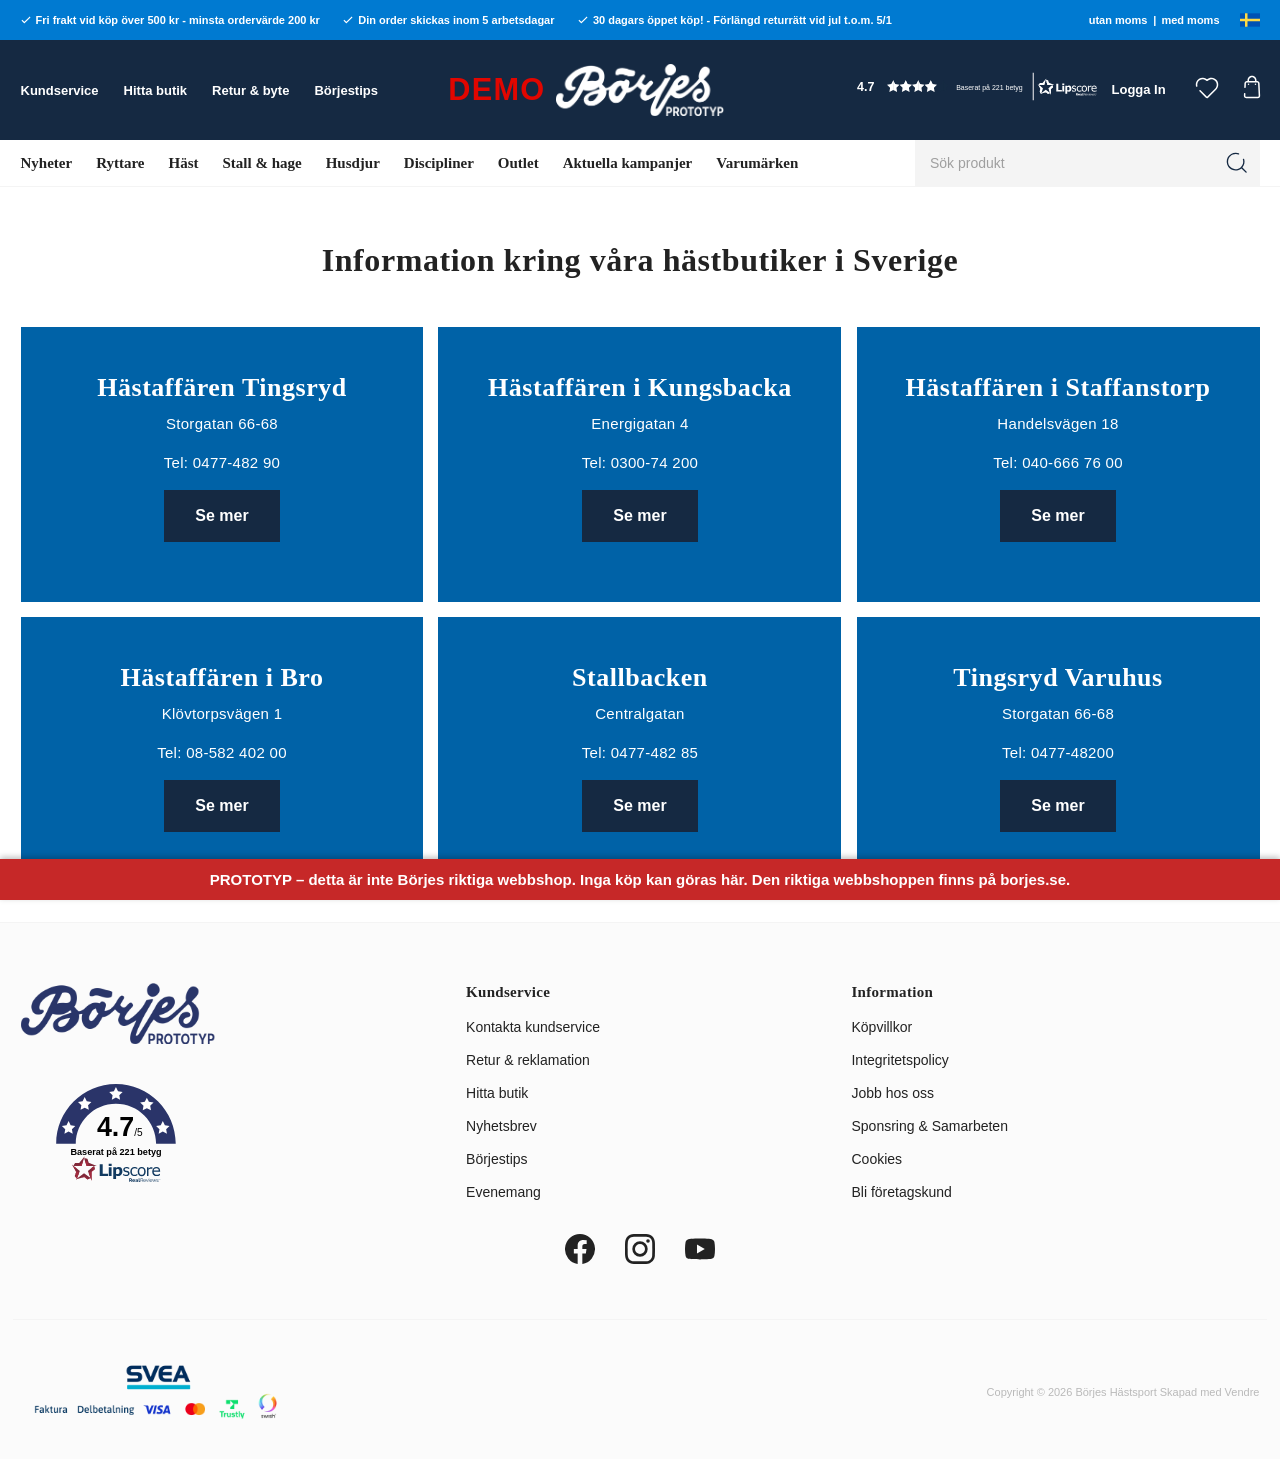
<file: hitta-butik.html>
<!DOCTYPE html>
<html class=" antialiased js flexbox flexboxlegacy canvas canvastext webgl no-touch geolocation postmessage no-websqldatabase indexeddb hashchange history draganddrop websockets rgba hsla multiplebgs backgroundsize borderimage borderradius boxshadow textshadow opacity cssanimations csscolumns cssgradients cssreflections csstransforms csstransforms3d csstransitions fontface generatedcontent video audio localstorage sessionstorage webworkers no-applicationcache svg inlinesvg smil svgclippaths" lang="sv" style=""><head>
<meta name="robots" content="noindex, nofollow">

<!-- Prototyp: statisk kopia av Börjes webbshop/hitta-butik/, sparad 2026-11-14 -->
                  <title>[PROTOTYP] Börjes Hästsport | Allt för häst &amp; ryttare | stall &amp; hage | hund &amp; katt | online &amp; i butik | borjes.se | Börjes Hästsport</title>
<meta http-equiv="Content-Type" content="text/html; charset=UTF-8">
<meta http-equiv="X-UA-Compatible" content="IE=edge">
<meta name="format-detection" content="telephone=no">
<meta id="viewport" name="viewport" content="width=device-width, initial-scale=1.0, minimum-scale=1.0">
<meta name="description" content="Börjes Hästsport | Allt för häst &amp; ryttare | stall &amp; hage | hund &amp; katt | online &amp; i butik | borjes.se">
<meta name="keywords" content="kläder ryttare, stallprodukter, utrustning för häst, stängselprodukter, utrustning ryttare">

<meta name="dc.title" content="Börjes Hästsport | Allt för häst &amp; ryttare | stall &amp; hage | hund &amp; katt | online &amp; i butik | borjes.se | Börjes Hästsport">
<meta name="dc.description" content="Börjes Hästsport | Allt för häst &amp; ryttare | stall &amp; hage | hund &amp; katt | online &amp; i butik | borjes.se">
<meta name="dc.subject" content="kläder ryttare, stallprodukter, utrustning för häst, stängselprodukter, utrustning ryttare">
<meta name="dc.language" content="sv">
  <meta name="google-site-verification" content="SfPN7Jk8G46DrwIagdxfODOezpOkPfrOYcrnlEF5Uvs">


                    <link href="https://static.lipscore.com/assets/lipscore-v1-2e2951a46c8bf29aa4ba34b7e15ecba509a9e089b6c7ad5851e6581df7613bd4.css" rel="stylesheet"><link rel="alternate" href="https://revival-henrik.github.io/bt/" hreflang="da">
                        <link rel="alternate" href="https://revival-henrik.github.io/bt/" hreflang="no">
                        <link rel="alternate" href="hitta-butik.html" hreflang="sv">
      

  <link rel="canonical" href="hitta-butik.html">

          
          
                      <link rel="stylesheet" id="global-style" href="assets/borjes.se/static/b1a41b0163d9458955a8e86194603731c39952c1b711f62c3d8977c30b4164ea/template/borjes_live/temp/.build.css">
          
          	<link rel="icon" type="image/png" href="assets/borjes.se/image/6867/favicon.png" sizes="32x32">
	<link rel="apple-touch-icon" href="assets/borjes.se/image/6867/favicon.png" sizes="180x180">
                              <script type="application/ld+json" id="lipscore-richsnippet-organization">{
  "@context": "https://schema.org",
  "@type": "Organization",
  "@id": "https://revival-henrik.github.io/bt/",
  "url": "https://revival-henrik.github.io/bt/",
  "aggregateRating": {
    "@type": "AggregateRating",
    "ratingValue": "4.7",
    "bestRating": 5,
    "worstRating": 1,
    "ratingCount": "221"
  },
  "review": [],
  "name": "Borjes.SE"
}</script>
          

                    

          

                      

                      



                      


                                                                                                                                                          



                                                                  



                                                                                        


                      



          
          
        
                                                                                                                                                                                                
  <meta class="foundation-mq">

        
                                                        
                      <meta property="og:site_name" content="borjes.se">
    <meta property="og:title" content="Börjes Hästsport | Allt för häst &amp; ryttare | stall &amp; hage | hund &amp; katt | online &amp; i butik | borjes.se">
      <meta property="og:url" content="https://revival-henrik.github.io/bt/hitta-butik.html">
    <meta property="og:description" content="Börjes Hästsport | Allt för häst &amp; ryttare | stall &amp; hage | hund &amp; katt | online &amp; i butik | borjes.se">
  <meta property="og:type" content="website">
  <meta property="og:locale" content="sv_SE">
      <meta property="og:locale:alternate" content="en_US">
      <meta property="og:image" content="https://revival-henrik.github.io/bt/">
  <meta property="og:image:width" content="1200">
  <meta property="og:image:height" content="630">
        
          


  
    
  
  <!-- Google Consent Mode -->

  <!-- This has to be combined with an external cookie script for enabling storage -->

  
  <!-- End Google Consent Mode -->

    <!-- Google Tag Manager -->
    
  <!-- End Google Tag Manager -->

      
  
          <style type="text/css" id="CookieConsentStateDisplayStyles">.cookieconsent-optin-preferences,.cookieconsent-optin-statistics,.cookieconsent-optin-marketing,.cookieconsent-optin{display:none;}.cookieconsent-optout-preferences,.cookieconsent-optout-statistics,.cookieconsent-optout-marketing,.cookieconsent-optout{display:block;display:initial;}</style>


        

      <style id="ls-custom-styles">.lipscore-rating-star { fill: #2a3469; }

/* Rating star */

.lipscore-rating-star.lipscore-rating-star-inactive {
    fill: #bbbbbb;
}
.lipscore-star-incomplete .lipscore-star-last-half {
    fill: #bbbbbb;
}

/* Common rating widget  */

.lipscore-big-rating-value {
    font-weight: bold;
}
.lipscore-light-rating-value {
    color: #eeeeee;
}
.lipscore-big-rating-votes, .lipscore-compact-rating-votes {
    font-weight: normal;
    color: #716f6f;
}
.lipscore-compact-rating-value {
    font-weight: bold;
}
.lipscore-rating-selected-value {
    color: #000000;
    font-weight: bold;
}
.lipscore-rating-review-link {
    color: #1c78c8;
}
.lipscore-rating-small-votes {
    color: #716f6f;
}

/* Publish review form */

.lipscore-review-login-label, .lipscore-review-auth-header {
    color: #000000;
    font-family: "Helvetica Neue", Helvetica, Arial, sans-serif;
    font-weight: bold;
}
.lipscore-review-postbox {
    border: 1px solid #e7e7e7;
    border-radius: 4px;
}
.lipscore-review-textarea:empty:before {
    color: #6b6868;
}
.lipscore-review-textarea-placeholder {
    color: #6b6868;
    font-size: 14px;
    font-style: italic;
}
.lipscore-review-content-wrapper {
    background-color: #f2f2f2;
    border: 1px solid transparent;
    border-radius: 2px;
}

/* Publish review button */

.lipscore-btn {
    border: 1px solid transparent;
    border-radius: 2px;
    -webkit-box-shadow: none;
    box-shadow: none;
    font-weight: normal;
}
.lipscore-btn-dark {
    background-color: #666666;
    color: #ffffff;
}

/* Review author information */
.lipscore-strong {
    font-weight: bold;
}
.lipscore-text-muted {
    color: #716f6f;
}

/* Review publication alerts */

.lipscore-alert {
    border: 1px solid transparent;
    border-radius: 4px;
}
.lipscore-alert-error {
    background-color: #ffb2a1;
}
.lipscore-alert-error > .lipscore-alert-text {
    color: #c1272d;
}
.lipscore-alert-text {
    font-style: italic;
}
.lipscore-alert-success {
    background-color: #78ec89;
}
.lipscore-alert-success > .lipscore-alert-text {
    color: #036805;
}
.lipscore-alert-warning {
    background-color: #eee8a0;
}
.lipscore-alert-warning > .lipscore-alert-text {
    color: #767933;
}

/* Review box in Review list */

.lipscore-review-box {
    border: 1px solid #e7e7e7;
    border-radius: 4px;
}
.lipscore-review-content {
    background-color: #f2f2f2;
}
.lipscore-review-date {
    color: #716f6f;
}
.lipscore-review-footer {
    background-color: #f2f2f2;
    border-bottom-left-radius: 2px;
    border-bottom-right-radius: 2px;
    color: #4d4d4d;
}
.lipscore-review-purchase {
    color: #5b8031;
}
.lipscore-review-text, .lipscore-review-reply {
    color: #333333;
}
.lipscore-review-vote-thumb {
    color: #4d4d4d;
}

/* Review reply */

.lipscore-review-reply {
    background-color: #fcfcfc;
    border-radius: 2px;
}
.lipscore-review-reply:before {
    border-right-color: #fcfcfc;
}

/* Review media controls */

.lipscore-review-media-frame {
    border: 1px solid transparent;
    border-radius: 2px;
}
.lipscore-review-media-frame:hover {
    border-color: #777777;
}
.lipscore-review-media-frame-active {
    border-color: #777777;
}
.lipscore-review-media-image {
    border: 0 none;
    border-radius: 2px;
}
.lipscore-review-media-loader {
    border: 1px solid #777777;
    border-radius: 2px;
}
.lipscore-review-product-info {
    color: #6b6868;
}
.lipscore-show-review-original-text-btn, .lipscore-hide-review-original-text-btn {
    color: #6b6868;
}

/* Review list paginator */

.lipscore-paginator {
    border-radius: 4px;
}
.lipscore-paginator li a, .lipscore-paginator li span {
    background-color: #ffffff;
    border: 1px solid #dddddd;
    color: #333333;
}
.lipscore-paginator li:first-child a, .lipscore-paginator li:first-child span {
    border-bottom-left-radius: 4px;
    border-top-left-radius: 4px;
}
.lipscore-paginator li:last-child a, .lipscore-paginator li:last-child span {
    border-bottom-right-radius: 4px;
    border-top-right-radius: 4px;
}
.lipscore-paginator li a:hover, .lipscore-paginator li span:hover, .lipscore-paginator li a:focus, .lipscore-paginator li span:focus {
    background-color: #eeeeee;
}
.lipscore-paginator .active a, .lipscore-paginator .active span, .lipscore-paginator .active a:hover, .lipscore-paginator .active span:hover, .lipscore-paginator .active a:focus, .lipscore-paginator .active span:focus {
    background-color: #666666;
    border-color: #666666;
    color: #ffffff;
}

/* Service review widgets */

.lipscore-service-review-modal {
    background-color: #ffffff;
    font-family: "Open Sans", sans-serif;
}
.lipscore-service-review-modal .lipscore-modal-header {
    background-color: #f2f2f2;
}
.lipscore-service-review-modal-distribution-title {
    color: #000000;
    font-weight: bold;
}
.lipscore-service-review-testimonial {
    border: 1px solid #e7e7e7;
    border-radius: 4px;
    font-family: "Open Sans", sans-serif;
}

/* Testimonial widget */

.lipscore-testimonial-slider-text {
    font-style: italic;
}
.lipscore-testimonial-slider-tick {
    color: #d8d8d8;
}
.lipscore-testimonial-slider-tick.lipscore-tick-active {
    color: #8b8b8b;
}
.lipscore-testimonial-content .lipscore-icon-quote-left:before {
    color: #f3f3f3;
}
.lipscore-testimonial-user {
    font-weight: bold;
}
.lipscore-testimonial-text {
    font-style: italic;
}

/* Landing page */

.lipscore-reviews-modal-thank {
    color: #5c8033;
    font-weight: bold;
}
.lipscore-reviews-modal-hope {
    color: #6e6e6e;
}
.lipscore-reviews-modal-items {
    background: #f7f7f7;
}
.lipscore-reviews-modal-inner-title {
    color: #4a4a4a;
    font-weight: bold;
}
.lipscore-reviews-modal-discount {
    color: #5c8033;
    font-weight: bold;
}
.lipscore-reviews-modal-product-name {
    color: #4a4a4a;
    font-weight: bold;
}
.lipscore-reviews-products-wrapper {
    background: #fdfdfd;
    border: 1px solid #e4e4e4;
    border-radius: 4px;
}
.lipscore-product-row {
    border-bottom: 1px solid #e4e4e4;
}
.lipscore-reviews-modal .lipscore-review-postbox {
    background: #ffffff;
    border: 1px solid #e5e7eb;
    border-radius: 12px;
}
.lipscore-reviews-modal .lipscore-review-content-wrapper {
    background: #f9fafb;
    border: 1px solid #e5e7eb;
    border-radius: 8px;
}
.lipscore-reviews-modal .lipscore-review-content-wrapper:focus-within {
    background: #ffffff;
    border-color: #808080;
}
.lipscore-reviews-modal .lipscore-review-button-image {
    background: #ffffff;
    border: 1px solid #d1d5db;
    border-radius: 8px;
    color: #374151;
    font-weight: 600;
}
.lipscore-reviews-modal .lipscore-review-button-image:hover {
    background: #eef2ff;
    border-color: #6366f1;
    color: #4338ca;
}
.lipscore-reviews-modal .lipscore-review-button-image-text {
    color: #000000;
    font-size: 14px;
}
.lipscore-reviews-modal .lipscore-review-post-button {
    background: #666666;
    border: none;
    border-radius: 8px;
    color: #ffffff;
    font-weight: 600;
}
.lipscore-reviews-modal .lipscore-review-post-button:hover {
    background: #555555;
}
.lipscore-reviews-modal .lipscore-review-post-button:active {
    background: #444444;
}
.lipscore-reviews-modal .lipscore-alert-text {
    font-size: 15px;
}
.lipscore-reviews-modal .lipscore-review-header {
    color: #374151;
    font-size: 14px;
    font-weight: 500;
}
.lipscore-reviews-modal .lipscore-review-footer {
    color: #6b7280;
    font-size: 13px;
}
.lipscore-reviews-modal .lipscore-review-media-box-wrapper {
    background: #f9fafb;
    border: 1.5px dashed #cbd5e1;
    border-radius: 10px;
}
.lipscore-reviews-modal .lipscore-review-media-box-wrapper:hover {
    background: #f3f4f6;
    border-color: #808080;
}
.lipscore-reviews-modal .lipscore-review-media-box-wrapper .lipscore-icon-image {
    color: #000000;
}
.lipscore-reviews-modal .lipscore-review-media-box-wrapper .lipscore-icon-image::before {
    font-size: 20px;
}
.lipscore-reviews-modal .lipscore-reviews-modal-items {
    background: #ffffff;
    border-radius: 12px;
}

/* Login popover */

.lipscore-login-popover {
    border: 1px solid rgba(0, 0, 0, 0.2);
    border-radius: 6px;
    -webkit-box-shadow: 0 5px 10px rgba(0, 0, 0, 0.2);
    box-shadow: 0 5px 10px rgba(0, 0, 0, 0.2);
}
.lipscore-login-popover-top {
    background-color: #f7f7f7;
    border-bottom: 1px solid #ebebeb;
    border-radius: 5px 5px 0 0;
    color: #333333;
    font-weight: bold;
}

/* Dropdowns (user menu, report review menu) */

.lipscore-dropdown-menu {
    background-color: #ffffff;
    border: solid #a0a0a0;
    border-radius: 2px;
    border-width: 1px;
}
.lipscore-dropdown-menu-item:hover {
    background-color: #6a95b0;
    color: white !important;
}
.lipscore-dropdown-menu-item:active, .lipscore-dropdown-menu-item:visited, .lipscore-dropdown-menu-item:link {
    color: inherit;
    outline: none;
    text-decoration: none;
}
.lipscore-dropdown-toggle:hover {
    color: #777777;
}
.lipscore-dropdown-toggle:hover .lipscore-caret {
    border-top: 4px solid #777777;
}
.lipscore-flags-dropdown {
    color: #4d4d4d;
}
.lipscore-flags-tick {
    color: #4d4d4d;
}
.lipscore-user-dropdown > .lipscore-dropdown-menu {
    color: #4d4d4d;
}
.lipscore-service-review-badge-small-long text {
    fill: #FFFFFF!important; /* For SVG text elements */
}

.lipscore-service-review-badge-small-long .lipscore-service-review-logo * {
    fill: #FFFFFF !important;
}



/* */
.lipscore-service-review-badge-starred,
.lipscore-keyboard-navigable,
.lipscore-service-review-modal-toggle,
.lipscore-service-review-badge-rating-text {
  fill: black !important; 
}

/*  */
.lipscore-service-review-badge-starred.lipscore-service-review-modal-toggle .lipscore-service-review-badge-svg .lipscore-service-review-badge-votes-text,
.lipscore-service-review-badge-starred.lipscore-service-review-modal-toggle .lipscore-service-review-badge-svg .lipscore-service-review-badge-rating-text {
  fill: black;
}

/* Target the main rating number */
.lipscore-service-review-badge-starred .lipscore-service-review-badge-rating-value {
    font-size: 530px !important;
}

/* Target the "/5" text */
.lipscore-service-review-badge-starred .lipscore-service-review-badge-rating-text tspan:last-child {
    font-size: 200px !important;
}


.lipscore-service-review-badge-starred .lipscore-service-review-badge-votes-text,
.lipscore-service-review-badge-starred .lipscore-service-review-badge-votes-text tspan {
    font-size: 180px !important;
    font-weight: 700 !important;
}

.lipscore-review-list .lipscore-review-summary-content {
  gap: 15%;
}

@media (max-width: 768px) {
  .lipscore-review-list .lipscore-review-summary-content {
    gap: 0;
  }
}
.lipscore-rating-small .lipscore-svg-rating-star {
width: 15px;
height: 15px;
}
.lipscore-review-list .lipscore-real-reviews-badge-container{
    display: none;
}
.lipscore-service-review-badge-starred .lipscore-service-review-badge-arc-base {
    fill: #2a3469;
}
/* Only inside this Lipscore badge element */
.lipscore-service-review-badge-small-long .lipscore-rating-star.lipscore-svg-rating-star path {
  fill: #fff !important;
}

.lipscore-service-review-badge-small-long
  .lipscore-rating-star.lipscore-star-incomplete.lipscore-svg-rating-star path {
  fill: #152a42 !important;
}</style></head>

      <body class="wrapper-gallery"><div id="prototyp-banner" style="position:fixed;left:0;right:0;bottom:0;z-index:2147483647;background:#c62828;color:#fff;font:600 15px/1.4 -apple-system,Segoe UI,Helvetica,Arial,sans-serif;text-align:center;padding:10px 16px;box-shadow:0 -2px 6px rgba(0,0,0,.25)">PROTOTYP – detta är inte Börjes riktiga webbshop. Inga köp kan göras här. Den riktiga webbshoppen finns på borjes.se.</div><div id="image-overlay" data-image-overlay=""></div>
                  <!-- Google Tag Manager (noscript) -->
          
          <!-- End Google Tag Manager (noscript) -->
                <aside class="mobile-menu header2" data-push="" data-slide-in-object="data-mobile-menu">
  <div class="mobile-menu-wrapper">

                            <ul>
            <li class="parent">
                              <a href="https://revival-henrik.github.io/bt/" title="Nyheter">Nyheter</a>
                          </li>
          </ul>
                  <ul>
            <li class="parent">
                              <span data-parent=""><svg width="10" height="10" viewBox="0 0 10 10" fill="none" xmlns="http://www.w3.org/2000/svg">
<rect x="4.11133" width="1.77778" height="10" fill="#222222"></rect>
<rect x="10" y="4.11111" width="1.77778" height="10" transform="rotate(90 10 4.11111)" fill="#222222"></rect>
</svg>
<svg width="10" height="10" viewBox="0 0 10 10" fill="none" xmlns="http://www.w3.org/2000/svg">
<rect x="10" y="4.11111" width="1.77778" height="10" transform="rotate(90 10 4.11111)" fill="#222222"></rect>
</svg>
</span>
                <a href="#" title="Ryttare" data-parent="">Ryttare</a>
                      <ul class="menu-level-1">
          <li><a href="https://revival-henrik.github.io/bt/">Visa allt inom Ryttare</a></li>
              <li class="parent">        <span data-parent=""><svg width="10" height="10" viewBox="0 0 10 10" fill="none" xmlns="http://www.w3.org/2000/svg">
<rect x="4.11133" width="1.77778" height="10" fill="#222222"></rect>
<rect x="10" y="4.11111" width="1.77778" height="10" transform="rotate(90 10 4.11111)" fill="#222222"></rect>
</svg>
<svg width="10" height="10" viewBox="0 0 10 10" fill="none" xmlns="http://www.w3.org/2000/svg">
<rect x="10" y="4.11111" width="1.77778" height="10" transform="rotate(90 10 4.11111)" fill="#222222"></rect>
</svg>
</span>        <a href="https://revival-henrik.github.io/bt/" data-parent="">Damkläder</a>
                        <ul class="menu-level-2">
          <li><a href="https://revival-henrik.github.io/bt/">Visa allt inom Damkläder</a></li>
              <li class="">        <a href="https://revival-henrik.github.io/bt/">Jackor &amp; Västar</a>
              </li>
          <li class="">        <a href="https://revival-henrik.github.io/bt/">Tröjor</a>
              </li>
          <li class="">        <a href="https://revival-henrik.github.io/bt/">Toppar</a>
              </li>
          <li class="">        <a href="https://revival-henrik.github.io/bt/">Ridbyxor</a>
              </li>
          <li class="">        <a href="https://revival-henrik.github.io/bt/">Ridtights</a>
              </li>
          <li class="">        <a href="https://revival-henrik.github.io/bt/">Strumpor</a>
              </li>
          <li class="">        <a href="https://revival-henrik.github.io/bt/">Underkläder</a>
              </li>
      </ul>

              </li>
          <li class="parent">        <span data-parent=""><svg width="10" height="10" viewBox="0 0 10 10" fill="none" xmlns="http://www.w3.org/2000/svg">
<rect x="4.11133" width="1.77778" height="10" fill="#222222"></rect>
<rect x="10" y="4.11111" width="1.77778" height="10" transform="rotate(90 10 4.11111)" fill="#222222"></rect>
</svg>
<svg width="10" height="10" viewBox="0 0 10 10" fill="none" xmlns="http://www.w3.org/2000/svg">
<rect x="10" y="4.11111" width="1.77778" height="10" transform="rotate(90 10 4.11111)" fill="#222222"></rect>
</svg>
</span>        <a href="https://revival-henrik.github.io/bt/" data-parent="">Herrkläder</a>
                        <ul class="menu-level-2">
          <li><a href="https://revival-henrik.github.io/bt/">Visa allt inom Herrkläder</a></li>
              <li class="">        <a href="https://revival-henrik.github.io/bt/">Jackor &amp; överdelar</a>
              </li>
          <li class="">        <a href="https://revival-henrik.github.io/bt/">Ridbyxa</a>
              </li>
          <li class="">        <a href="https://revival-henrik.github.io/bt/">Strumpor</a>
              </li>
      </ul>

              </li>
          <li class="parent">        <span data-parent=""><svg width="10" height="10" viewBox="0 0 10 10" fill="none" xmlns="http://www.w3.org/2000/svg">
<rect x="4.11133" width="1.77778" height="10" fill="#222222"></rect>
<rect x="10" y="4.11111" width="1.77778" height="10" transform="rotate(90 10 4.11111)" fill="#222222"></rect>
</svg>
<svg width="10" height="10" viewBox="0 0 10 10" fill="none" xmlns="http://www.w3.org/2000/svg">
<rect x="10" y="4.11111" width="1.77778" height="10" transform="rotate(90 10 4.11111)" fill="#222222"></rect>
</svg>
</span>        <a href="https://revival-henrik.github.io/bt/" data-parent="">Barnkläder</a>
                        <ul class="menu-level-2">
          <li><a href="https://revival-henrik.github.io/bt/">Visa allt inom Barnkläder</a></li>
              <li class="">        <a href="https://revival-henrik.github.io/bt/">Jackor &amp; västar</a>
              </li>
          <li class="">        <a href="https://revival-henrik.github.io/bt/">Tröjor</a>
              </li>
          <li class="">        <a href="https://revival-henrik.github.io/bt/">Toppar</a>
              </li>
          <li class="">        <a href="https://revival-henrik.github.io/bt/">Ridbyxor</a>
              </li>
          <li class="">        <a href="https://revival-henrik.github.io/bt/">Ridtights</a>
              </li>
          <li class="">        <a href="https://revival-henrik.github.io/bt/">Strumpor</a>
              </li>
      </ul>

              </li>
          <li class="parent">        <span data-parent=""><svg width="10" height="10" viewBox="0 0 10 10" fill="none" xmlns="http://www.w3.org/2000/svg">
<rect x="4.11133" width="1.77778" height="10" fill="#222222"></rect>
<rect x="10" y="4.11111" width="1.77778" height="10" transform="rotate(90 10 4.11111)" fill="#222222"></rect>
</svg>
<svg width="10" height="10" viewBox="0 0 10 10" fill="none" xmlns="http://www.w3.org/2000/svg">
<rect x="10" y="4.11111" width="1.77778" height="10" transform="rotate(90 10 4.11111)" fill="#222222"></rect>
</svg>
</span>        <a href="https://revival-henrik.github.io/bt/" data-parent="">Accessoarer</a>
                        <ul class="menu-level-2">
          <li><a href="https://revival-henrik.github.io/bt/">Visa allt inom Accessoarer</a></li>
              <li class="">        <a href="https://revival-henrik.github.io/bt/">Handskar</a>
              </li>
          <li class="">        <a href="https://revival-henrik.github.io/bt/">Kepsar, mössor och pannband</a>
              </li>
          <li class="">        <a href="https://revival-henrik.github.io/bt/">Smycken</a>
              </li>
          <li class="">        <a href="https://revival-henrik.github.io/bt/">Övrigt</a>
              </li>
      </ul>

              </li>
          <li class="parent">        <span data-parent=""><svg width="10" height="10" viewBox="0 0 10 10" fill="none" xmlns="http://www.w3.org/2000/svg">
<rect x="4.11133" width="1.77778" height="10" fill="#222222"></rect>
<rect x="10" y="4.11111" width="1.77778" height="10" transform="rotate(90 10 4.11111)" fill="#222222"></rect>
</svg>
<svg width="10" height="10" viewBox="0 0 10 10" fill="none" xmlns="http://www.w3.org/2000/svg">
<rect x="10" y="4.11111" width="1.77778" height="10" transform="rotate(90 10 4.11111)" fill="#222222"></rect>
</svg>
</span>        <a href="https://revival-henrik.github.io/bt/" data-parent="">Ryttarutrustning</a>
                        <ul class="menu-level-2">
          <li><a href="https://revival-henrik.github.io/bt/">Visa allt inom Ryttarutrustning</a></li>
              <li class="">        <a href="https://revival-henrik.github.io/bt/">Ridhjälmar</a>
              </li>
          <li class="">        <a href="https://revival-henrik.github.io/bt/">Säkerhetsvästar</a>
              </li>
          <li class="">        <a href="https://revival-henrik.github.io/bt/">Reflexer</a>
              </li>
          <li class="">        <a href="https://revival-henrik.github.io/bt/">Sporrar</a>
              </li>
          <li class="">        <a href="https://revival-henrik.github.io/bt/">Spö</a>
              </li>
          <li class="">        <a href="https://revival-henrik.github.io/bt/">Ryttarvård</a>
              </li>
      </ul>

              </li>
          <li class="parent">        <span data-parent=""><svg width="10" height="10" viewBox="0 0 10 10" fill="none" xmlns="http://www.w3.org/2000/svg">
<rect x="4.11133" width="1.77778" height="10" fill="#222222"></rect>
<rect x="10" y="4.11111" width="1.77778" height="10" transform="rotate(90 10 4.11111)" fill="#222222"></rect>
</svg>
<svg width="10" height="10" viewBox="0 0 10 10" fill="none" xmlns="http://www.w3.org/2000/svg">
<rect x="10" y="4.11111" width="1.77778" height="10" transform="rotate(90 10 4.11111)" fill="#222222"></rect>
</svg>
</span>        <a href="https://revival-henrik.github.io/bt/" data-parent="">Skor, stövlar &amp; chaps</a>
                        <ul class="menu-level-2">
          <li><a href="https://revival-henrik.github.io/bt/">Visa allt inom Skor, stövlar &amp; chaps</a></li>
              <li class="">        <a href="https://revival-henrik.github.io/bt/">Skor</a>
              </li>
          <li class="">        <a href="https://revival-henrik.github.io/bt/">Stövlar</a>
              </li>
          <li class="">        <a href="https://revival-henrik.github.io/bt/">Chaps &amp; leggings</a>
              </li>
          <li class="">        <a href="https://revival-henrik.github.io/bt/">Tillbehör skor</a>
              </li>
      </ul>

              </li>
          <li class="parent">        <span data-parent=""><svg width="10" height="10" viewBox="0 0 10 10" fill="none" xmlns="http://www.w3.org/2000/svg">
<rect x="4.11133" width="1.77778" height="10" fill="#222222"></rect>
<rect x="10" y="4.11111" width="1.77778" height="10" transform="rotate(90 10 4.11111)" fill="#222222"></rect>
</svg>
<svg width="10" height="10" viewBox="0 0 10 10" fill="none" xmlns="http://www.w3.org/2000/svg">
<rect x="10" y="4.11111" width="1.77778" height="10" transform="rotate(90 10 4.11111)" fill="#222222"></rect>
</svg>
</span>        <a href="https://revival-henrik.github.io/bt/" data-parent="">Övrigt</a>
                        <ul class="menu-level-2">
          <li><a href="https://revival-henrik.github.io/bt/">Visa allt inom Övrigt</a></li>
              <li class="">        <a href="https://revival-henrik.github.io/bt/">Hem &amp; Presenter</a>
              </li>
          <li class="">        <a href="https://revival-henrik.github.io/bt/">Käpphästar &amp; Leksaker</a>
              </li>
          <li class="">        <a href="https://revival-henrik.github.io/bt/">Brodyr</a>
              </li>
          <li class="">        <a href="https://revival-henrik.github.io/bt/">Jul </a>
              </li>
          <li class="">        <a href="https://revival-henrik.github.io/bt/">Presentkort</a>
              </li>
          <li class="">        <a href="https://revival-henrik.github.io/bt/">Tävling</a>
              </li>
      </ul>

              </li>
      </ul>

                          </li>
          </ul>
                  <ul>
            <li class="parent">
                              <span data-parent=""><svg width="10" height="10" viewBox="0 0 10 10" fill="none" xmlns="http://www.w3.org/2000/svg">
<rect x="4.11133" width="1.77778" height="10" fill="#222222"></rect>
<rect x="10" y="4.11111" width="1.77778" height="10" transform="rotate(90 10 4.11111)" fill="#222222"></rect>
</svg>
<svg width="10" height="10" viewBox="0 0 10 10" fill="none" xmlns="http://www.w3.org/2000/svg">
<rect x="10" y="4.11111" width="1.77778" height="10" transform="rotate(90 10 4.11111)" fill="#222222"></rect>
</svg>
</span>
                <a href="#" title="Häst" data-parent="">Häst</a>
                      <ul class="menu-level-1">
          <li><a href="https://revival-henrik.github.io/bt/">Visa allt inom Häst</a></li>
              <li class="parent">        <span data-parent=""><svg width="10" height="10" viewBox="0 0 10 10" fill="none" xmlns="http://www.w3.org/2000/svg">
<rect x="4.11133" width="1.77778" height="10" fill="#222222"></rect>
<rect x="10" y="4.11111" width="1.77778" height="10" transform="rotate(90 10 4.11111)" fill="#222222"></rect>
</svg>
<svg width="10" height="10" viewBox="0 0 10 10" fill="none" xmlns="http://www.w3.org/2000/svg">
<rect x="10" y="4.11111" width="1.77778" height="10" transform="rotate(90 10 4.11111)" fill="#222222"></rect>
</svg>
</span>        <a href="https://revival-henrik.github.io/bt/" data-parent="">Skötsel &amp; vård</a>
                        <ul class="menu-level-2">
          <li><a href="https://revival-henrik.github.io/bt/">Visa allt inom Skötsel &amp; vård</a></li>
              <li class="">        <a href="https://revival-henrik.github.io/bt/">Ryktsaker</a>
              </li>
          <li class="">        <a href="https://revival-henrik.github.io/bt/">Schampo &amp; pälsglans</a>
              </li>
          <li class="">        <a href="https://revival-henrik.github.io/bt/">Liniment</a>
              </li>
          <li class="">        <a href="https://revival-henrik.github.io/bt/">Sårvård</a>
              </li>
          <li class="">        <a href="https://revival-henrik.github.io/bt/">Lädervård</a>
              </li>
          <li class="">        <a href="https://revival-henrik.github.io/bt/">Hovvård</a>
              </li>
          <li class="">        <a href="https://revival-henrik.github.io/bt/">Klippmaskiner</a>
              </li>
      </ul>

              </li>
          <li class="parent">        <span data-parent=""><svg width="10" height="10" viewBox="0 0 10 10" fill="none" xmlns="http://www.w3.org/2000/svg">
<rect x="4.11133" width="1.77778" height="10" fill="#222222"></rect>
<rect x="10" y="4.11111" width="1.77778" height="10" transform="rotate(90 10 4.11111)" fill="#222222"></rect>
</svg>
<svg width="10" height="10" viewBox="0 0 10 10" fill="none" xmlns="http://www.w3.org/2000/svg">
<rect x="10" y="4.11111" width="1.77778" height="10" transform="rotate(90 10 4.11111)" fill="#222222"></rect>
</svg>
</span>        <a href="https://revival-henrik.github.io/bt/" data-parent="">Hästtäcken</a>
                        <ul class="menu-level-2">
          <li><a href="https://revival-henrik.github.io/bt/">Visa allt inom Hästtäcken</a></li>
              <li class="">        <a href="https://revival-henrik.github.io/bt/">Regntäcken</a>
              </li>
          <li class="">        <a href="https://revival-henrik.github.io/bt/">Övergångstäcken</a>
              </li>
          <li class="">        <a href="https://revival-henrik.github.io/bt/">Stalltäcken</a>
              </li>
          <li class="">        <a href="kategori-vintertacken.html">Vintertäcken</a>
              </li>
          <li class="">        <a href="https://revival-henrik.github.io/bt/">Ridtäcke</a>
              </li>
          <li class="">        <a href="https://revival-henrik.github.io/bt/">Flug- &amp; Eksemtäcken</a>
              </li>
          <li class="">        <a href="https://revival-henrik.github.io/bt/">Hals &amp; Liner</a>
              </li>
          <li class="">        <a href="https://revival-henrik.github.io/bt/">Tillbehör täcken</a>
              </li>
      </ul>

              </li>
          <li class="parent">        <span data-parent=""><svg width="10" height="10" viewBox="0 0 10 10" fill="none" xmlns="http://www.w3.org/2000/svg">
<rect x="4.11133" width="1.77778" height="10" fill="#222222"></rect>
<rect x="10" y="4.11111" width="1.77778" height="10" transform="rotate(90 10 4.11111)" fill="#222222"></rect>
</svg>
<svg width="10" height="10" viewBox="0 0 10 10" fill="none" xmlns="http://www.w3.org/2000/svg">
<rect x="10" y="4.11111" width="1.77778" height="10" transform="rotate(90 10 4.11111)" fill="#222222"></rect>
</svg>
</span>        <a href="https://revival-henrik.github.io/bt/" data-parent="">Grimmor &amp; grimskaft</a>
                        <ul class="menu-level-2">
          <li><a href="https://revival-henrik.github.io/bt/">Visa allt inom Grimmor &amp; grimskaft</a></li>
              <li class="">        <a href="https://revival-henrik.github.io/bt/">Grimmor</a>
              </li>
          <li class="">        <a href="https://revival-henrik.github.io/bt/">Grimskaft</a>
              </li>
          <li class="">        <a href="https://revival-henrik.github.io/bt/">Tillbehör</a>
              </li>
      </ul>

              </li>
          <li class="parent">        <span data-parent=""><svg width="10" height="10" viewBox="0 0 10 10" fill="none" xmlns="http://www.w3.org/2000/svg">
<rect x="4.11133" width="1.77778" height="10" fill="#222222"></rect>
<rect x="10" y="4.11111" width="1.77778" height="10" transform="rotate(90 10 4.11111)" fill="#222222"></rect>
</svg>
<svg width="10" height="10" viewBox="0 0 10 10" fill="none" xmlns="http://www.w3.org/2000/svg">
<rect x="10" y="4.11111" width="1.77778" height="10" transform="rotate(90 10 4.11111)" fill="#222222"></rect>
</svg>
</span>        <a href="https://revival-henrik.github.io/bt/" data-parent="">Benskydd &amp; benlindor</a>
                        <ul class="menu-level-2">
          <li><a href="https://revival-henrik.github.io/bt/">Visa allt inom Benskydd &amp; benlindor</a></li>
              <li class="">        <a href="https://revival-henrik.github.io/bt/">Benlindor &amp; paddar</a>
              </li>
          <li class="">        <a href="https://revival-henrik.github.io/bt/">Boots</a>
              </li>
          <li class="">        <a href="https://revival-henrik.github.io/bt/">Damasker &amp; senskydd</a>
              </li>
          <li class="">        <a href="https://revival-henrik.github.io/bt/">Strykkappor</a>
              </li>
          <li class="">        <a href="https://revival-henrik.github.io/bt/">Transportskydd</a>
              </li>
      </ul>

              </li>
          <li class="parent">        <span data-parent=""><svg width="10" height="10" viewBox="0 0 10 10" fill="none" xmlns="http://www.w3.org/2000/svg">
<rect x="4.11133" width="1.77778" height="10" fill="#222222"></rect>
<rect x="10" y="4.11111" width="1.77778" height="10" transform="rotate(90 10 4.11111)" fill="#222222"></rect>
</svg>
<svg width="10" height="10" viewBox="0 0 10 10" fill="none" xmlns="http://www.w3.org/2000/svg">
<rect x="10" y="4.11111" width="1.77778" height="10" transform="rotate(90 10 4.11111)" fill="#222222"></rect>
</svg>
</span>        <a href="https://revival-henrik.github.io/bt/" data-parent="">Sadlar &amp; tillbehör</a>
                        <ul class="menu-level-2">
          <li><a href="https://revival-henrik.github.io/bt/">Visa allt inom Sadlar &amp; tillbehör</a></li>
              <li class="">        <a href="https://revival-henrik.github.io/bt/">Schabrak &amp; vojlock</a>
              </li>
          <li class="">        <a href="https://revival-henrik.github.io/bt/">Sadelpaddar</a>
              </li>
          <li class="">        <a href="https://revival-henrik.github.io/bt/">Sadelgjord</a>
              </li>
          <li class="">        <a href="https://revival-henrik.github.io/bt/">Stigläder &amp; stigbyglar</a>
              </li>
          <li class="">        <a href="https://revival-henrik.github.io/bt/">Sadlar</a>
              </li>
          <li class="">        <a href="https://revival-henrik.github.io/bt/">Begagnade sadlar</a>
              </li>
          <li class="">        <a href="https://revival-henrik.github.io/bt/">Bomlösa sadlar</a>
              </li>
          <li class="">        <a href="https://revival-henrik.github.io/bt/">Sadeltillbehör</a>
              </li>
      </ul>

              </li>
          <li class="parent">        <span data-parent=""><svg width="10" height="10" viewBox="0 0 10 10" fill="none" xmlns="http://www.w3.org/2000/svg">
<rect x="4.11133" width="1.77778" height="10" fill="#222222"></rect>
<rect x="10" y="4.11111" width="1.77778" height="10" transform="rotate(90 10 4.11111)" fill="#222222"></rect>
</svg>
<svg width="10" height="10" viewBox="0 0 10 10" fill="none" xmlns="http://www.w3.org/2000/svg">
<rect x="10" y="4.11111" width="1.77778" height="10" transform="rotate(90 10 4.11111)" fill="#222222"></rect>
</svg>
</span>        <a href="https://revival-henrik.github.io/bt/" data-parent="">Träns &amp; tyglar</a>
                        <ul class="menu-level-2">
          <li><a href="https://revival-henrik.github.io/bt/">Visa allt inom Träns &amp; tyglar</a></li>
              <li class="">        <a href="https://revival-henrik.github.io/bt/">Träns</a>
              </li>
          <li class="">        <a href="https://revival-henrik.github.io/bt/">Bett</a>
              </li>
          <li class="">        <a href="https://revival-henrik.github.io/bt/">Tyglar</a>
              </li>
          <li class="">        <a href="https://revival-henrik.github.io/bt/">Martingal &amp; förbygel</a>
              </li>
          <li class="">        <a href="https://revival-henrik.github.io/bt/">Hjälptyglar</a>
              </li>
          <li class="">        <a href="https://revival-henrik.github.io/bt/">Pannband</a>
              </li>
          <li class="">        <a href="https://revival-henrik.github.io/bt/">Nosgrimmor</a>
              </li>
          <li class="">        <a href="https://revival-henrik.github.io/bt/">Tillbehör</a>
              </li>
      </ul>

              </li>
          <li class="">        <a href="https://revival-henrik.github.io/bt/">Longering &amp; tömkörning</a>
              </li>
          <li class="parent">        <span data-parent=""><svg width="10" height="10" viewBox="0 0 10 10" fill="none" xmlns="http://www.w3.org/2000/svg">
<rect x="4.11133" width="1.77778" height="10" fill="#222222"></rect>
<rect x="10" y="4.11111" width="1.77778" height="10" transform="rotate(90 10 4.11111)" fill="#222222"></rect>
</svg>
<svg width="10" height="10" viewBox="0 0 10 10" fill="none" xmlns="http://www.w3.org/2000/svg">
<rect x="10" y="4.11111" width="1.77778" height="10" transform="rotate(90 10 4.11111)" fill="#222222"></rect>
</svg>
</span>        <a href="https://revival-henrik.github.io/bt/" data-parent="">Flugskydd</a>
                        <ul class="menu-level-2">
          <li><a href="https://revival-henrik.github.io/bt/">Visa allt inom Flugskydd</a></li>
              <li class="">        <a href="https://revival-henrik.github.io/bt/">Flughuvor</a>
              </li>
          <li class="">        <a href="https://revival-henrik.github.io/bt/">Flugmedel</a>
              </li>
          <li class="">        <a href="https://revival-henrik.github.io/bt/">Flugtäcken</a>
              </li>
      </ul>

              </li>
          <li class="">        <a href="https://revival-henrik.github.io/bt/">Reflexer</a>
              </li>
          <li class="parent">        <span data-parent=""><svg width="10" height="10" viewBox="0 0 10 10" fill="none" xmlns="http://www.w3.org/2000/svg">
<rect x="4.11133" width="1.77778" height="10" fill="#222222"></rect>
<rect x="10" y="4.11111" width="1.77778" height="10" transform="rotate(90 10 4.11111)" fill="#222222"></rect>
</svg>
<svg width="10" height="10" viewBox="0 0 10 10" fill="none" xmlns="http://www.w3.org/2000/svg">
<rect x="10" y="4.11111" width="1.77778" height="10" transform="rotate(90 10 4.11111)" fill="#222222"></rect>
</svg>
</span>        <a href="https://revival-henrik.github.io/bt/" data-parent="">Hovslageri</a>
                        <ul class="menu-level-2">
          <li><a href="https://revival-henrik.github.io/bt/">Visa allt inom Hovslageri</a></li>
              <li class="">        <a href="https://revival-henrik.github.io/bt/">Hästskor</a>
              </li>
          <li class="">        <a href="https://revival-henrik.github.io/bt/">Söm</a>
              </li>
          <li class="">        <a href="https://revival-henrik.github.io/bt/">Verktyg</a>
              </li>
          <li class="">        <a href="https://revival-henrik.github.io/bt/">Tillbehör hovslageri</a>
              </li>
      </ul>

              </li>
      </ul>

                          </li>
          </ul>
                  <ul>
            <li class="parent">
                              <span data-parent=""><svg width="10" height="10" viewBox="0 0 10 10" fill="none" xmlns="http://www.w3.org/2000/svg">
<rect x="4.11133" width="1.77778" height="10" fill="#222222"></rect>
<rect x="10" y="4.11111" width="1.77778" height="10" transform="rotate(90 10 4.11111)" fill="#222222"></rect>
</svg>
<svg width="10" height="10" viewBox="0 0 10 10" fill="none" xmlns="http://www.w3.org/2000/svg">
<rect x="10" y="4.11111" width="1.77778" height="10" transform="rotate(90 10 4.11111)" fill="#222222"></rect>
</svg>
</span>
                <a href="#" title="Stall &amp; hage" data-parent="">Stall &amp; hage</a>
                      <ul class="menu-level-1">
          <li><a href="https://revival-henrik.github.io/bt/">Visa allt inom Stall &amp; hage</a></li>
              <li class="parent">        <span data-parent=""><svg width="10" height="10" viewBox="0 0 10 10" fill="none" xmlns="http://www.w3.org/2000/svg">
<rect x="4.11133" width="1.77778" height="10" fill="#222222"></rect>
<rect x="10" y="4.11111" width="1.77778" height="10" transform="rotate(90 10 4.11111)" fill="#222222"></rect>
</svg>
<svg width="10" height="10" viewBox="0 0 10 10" fill="none" xmlns="http://www.w3.org/2000/svg">
<rect x="10" y="4.11111" width="1.77778" height="10" transform="rotate(90 10 4.11111)" fill="#222222"></rect>
</svg>
</span>        <a href="https://revival-henrik.github.io/bt/" data-parent="">Stallinredning</a>
                        <ul class="menu-level-2">
          <li><a href="https://revival-henrik.github.io/bt/">Visa allt inom Stallinredning</a></li>
              <li class="">        <a href="https://revival-henrik.github.io/bt/">Hängare &amp; krokar</a>
              </li>
          <li class="">        <a href="https://revival-henrik.github.io/bt/">Hönät &amp; höpåsar</a>
              </li>
          <li class="">        <a href="https://revival-henrik.github.io/bt/">Krubba &amp; hink</a>
              </li>
          <li class="">        <a href="https://revival-henrik.github.io/bt/">Redskap</a>
              </li>
          <li class="">        <a href="https://revival-henrik.github.io/bt/">Stalltillbehör</a>
              </li>
          <li class="">        <a href="https://revival-henrik.github.io/bt/">Uppbindning</a>
              </li>
          <li class="">        <a href="https://revival-henrik.github.io/bt/">Vattenkoppar</a>
              </li>
      </ul>

              </li>
          <li class="parent">        <span data-parent=""><svg width="10" height="10" viewBox="0 0 10 10" fill="none" xmlns="http://www.w3.org/2000/svg">
<rect x="4.11133" width="1.77778" height="10" fill="#222222"></rect>
<rect x="10" y="4.11111" width="1.77778" height="10" transform="rotate(90 10 4.11111)" fill="#222222"></rect>
</svg>
<svg width="10" height="10" viewBox="0 0 10 10" fill="none" xmlns="http://www.w3.org/2000/svg">
<rect x="10" y="4.11111" width="1.77778" height="10" transform="rotate(90 10 4.11111)" fill="#222222"></rect>
</svg>
</span>        <a href="https://revival-henrik.github.io/bt/" data-parent="">Stängsel</a>
                        <ul class="menu-level-2">
          <li><a href="https://revival-henrik.github.io/bt/">Visa allt inom Stängsel</a></li>
              <li class="">        <a href="https://revival-henrik.github.io/bt/">Aggregat</a>
              </li>
          <li class="">        <a href="https://revival-henrik.github.io/bt/">Elband &amp; rep</a>
              </li>
          <li class="">        <a href="https://revival-henrik.github.io/bt/">Stolpar</a>
              </li>
          <li class="">        <a href="https://revival-henrik.github.io/bt/">Tillbehör stängsel</a>
              </li>
      </ul>

              </li>
          <li class="parent">        <span data-parent=""><svg width="10" height="10" viewBox="0 0 10 10" fill="none" xmlns="http://www.w3.org/2000/svg">
<rect x="4.11133" width="1.77778" height="10" fill="#222222"></rect>
<rect x="10" y="4.11111" width="1.77778" height="10" transform="rotate(90 10 4.11111)" fill="#222222"></rect>
</svg>
<svg width="10" height="10" viewBox="0 0 10 10" fill="none" xmlns="http://www.w3.org/2000/svg">
<rect x="10" y="4.11111" width="1.77778" height="10" transform="rotate(90 10 4.11111)" fill="#222222"></rect>
</svg>
</span>        <a href="https://revival-henrik.github.io/bt/" data-parent="">Hästfoder &amp; strö</a>
                        <ul class="menu-level-2">
          <li><a href="https://revival-henrik.github.io/bt/">Visa allt inom Hästfoder &amp; strö</a></li>
              <li class="">        <a href="https://revival-henrik.github.io/bt/">Foder</a>
              </li>
          <li class="">        <a href="https://revival-henrik.github.io/bt/">Fodertillskott</a>
              </li>
          <li class="">        <a href="https://revival-henrik.github.io/bt/">Hästgodis</a>
              </li>
          <li class="">        <a href="https://revival-henrik.github.io/bt/">Strö</a>
              </li>
      </ul>

              </li>
          <li class="parent">        <span data-parent=""><svg width="10" height="10" viewBox="0 0 10 10" fill="none" xmlns="http://www.w3.org/2000/svg">
<rect x="4.11133" width="1.77778" height="10" fill="#222222"></rect>
<rect x="10" y="4.11111" width="1.77778" height="10" transform="rotate(90 10 4.11111)" fill="#222222"></rect>
</svg>
<svg width="10" height="10" viewBox="0 0 10 10" fill="none" xmlns="http://www.w3.org/2000/svg">
<rect x="10" y="4.11111" width="1.77778" height="10" transform="rotate(90 10 4.11111)" fill="#222222"></rect>
</svg>
</span>        <a href="https://revival-henrik.github.io/bt/" data-parent="">Ridbana</a>
                        <ul class="menu-level-2">
          <li><a href="https://revival-henrik.github.io/bt/">Visa allt inom Ridbana</a></li>
              <li class="">        <a href="https://revival-henrik.github.io/bt/">Hindermaterial</a>
              </li>
          <li class="">        <a href="https://revival-henrik.github.io/bt/">Tillbehör</a>
              </li>
      </ul>

              </li>
          <li class="parent">        <span data-parent=""><svg width="10" height="10" viewBox="0 0 10 10" fill="none" xmlns="http://www.w3.org/2000/svg">
<rect x="4.11133" width="1.77778" height="10" fill="#222222"></rect>
<rect x="10" y="4.11111" width="1.77778" height="10" transform="rotate(90 10 4.11111)" fill="#222222"></rect>
</svg>
<svg width="10" height="10" viewBox="0 0 10 10" fill="none" xmlns="http://www.w3.org/2000/svg">
<rect x="10" y="4.11111" width="1.77778" height="10" transform="rotate(90 10 4.11111)" fill="#222222"></rect>
</svg>
</span>        <a href="https://revival-henrik.github.io/bt/" data-parent="">Lantbruk</a>
                        <ul class="menu-level-2">
          <li><a href="https://revival-henrik.github.io/bt/">Visa allt inom Lantbruk</a></li>
              <li class="">        <a href="https://revival-henrik.github.io/bt/">Fjäderfä</a>
              </li>
          <li class="">        <a href="https://revival-henrik.github.io/bt/">Nöt, gris &amp; får</a>
              </li>
          <li class="">        <a href="https://revival-henrik.github.io/bt/">Vilt</a>
              </li>
      </ul>

              </li>
      </ul>

                          </li>
          </ul>
                  <ul>
            <li class="parent">
                              <span data-parent=""><svg width="10" height="10" viewBox="0 0 10 10" fill="none" xmlns="http://www.w3.org/2000/svg">
<rect x="4.11133" width="1.77778" height="10" fill="#222222"></rect>
<rect x="10" y="4.11111" width="1.77778" height="10" transform="rotate(90 10 4.11111)" fill="#222222"></rect>
</svg>
<svg width="10" height="10" viewBox="0 0 10 10" fill="none" xmlns="http://www.w3.org/2000/svg">
<rect x="10" y="4.11111" width="1.77778" height="10" transform="rotate(90 10 4.11111)" fill="#222222"></rect>
</svg>
</span>
                <a href="#" title="Husdjur" data-parent="">Husdjur</a>
                      <ul class="menu-level-1">
          <li><a href="https://revival-henrik.github.io/bt/">Visa allt inom Husdjur</a></li>
              <li class="parent">        <span data-parent=""><svg width="10" height="10" viewBox="0 0 10 10" fill="none" xmlns="http://www.w3.org/2000/svg">
<rect x="4.11133" width="1.77778" height="10" fill="#222222"></rect>
<rect x="10" y="4.11111" width="1.77778" height="10" transform="rotate(90 10 4.11111)" fill="#222222"></rect>
</svg>
<svg width="10" height="10" viewBox="0 0 10 10" fill="none" xmlns="http://www.w3.org/2000/svg">
<rect x="10" y="4.11111" width="1.77778" height="10" transform="rotate(90 10 4.11111)" fill="#222222"></rect>
</svg>
</span>        <a href="https://revival-henrik.github.io/bt/" data-parent="">Hund</a>
                        <ul class="menu-level-2">
          <li><a href="https://revival-henrik.github.io/bt/">Visa allt inom Hund</a></li>
              <li class="">        <a href="https://revival-henrik.github.io/bt/">Aktivitet &amp; träning</a>
              </li>
          <li class="">        <a href="https://revival-henrik.github.io/bt/">Foder hund</a>
              </li>
          <li class="">        <a href="https://revival-henrik.github.io/bt/">Fodertillskott hund</a>
              </li>
          <li class="">        <a href="https://revival-henrik.github.io/bt/">Hundbäddar</a>
              </li>
          <li class="">        <a href="https://revival-henrik.github.io/bt/">Hundtäcken</a>
              </li>
          <li class="">        <a href="https://revival-henrik.github.io/bt/">Koppel, halsband &amp; sele</a>
              </li>
          <li class="">        <a href="https://revival-henrik.github.io/bt/">Leksaker</a>
              </li>
          <li class="">        <a href="https://revival-henrik.github.io/bt/">Reflexer</a>
              </li>
          <li class="">        <a href="https://revival-henrik.github.io/bt/">Skålar</a>
              </li>
          <li class="">        <a href="https://revival-henrik.github.io/bt/">Skötsel &amp; pälsvård</a>
              </li>
          <li class="">        <a href="https://revival-henrik.github.io/bt/">Transport</a>
              </li>
          <li class="">        <a href="https://revival-henrik.github.io/bt/">Tugg &amp; belöning</a>
              </li>
      </ul>

              </li>
          <li class="parent">        <span data-parent=""><svg width="10" height="10" viewBox="0 0 10 10" fill="none" xmlns="http://www.w3.org/2000/svg">
<rect x="4.11133" width="1.77778" height="10" fill="#222222"></rect>
<rect x="10" y="4.11111" width="1.77778" height="10" transform="rotate(90 10 4.11111)" fill="#222222"></rect>
</svg>
<svg width="10" height="10" viewBox="0 0 10 10" fill="none" xmlns="http://www.w3.org/2000/svg">
<rect x="10" y="4.11111" width="1.77778" height="10" transform="rotate(90 10 4.11111)" fill="#222222"></rect>
</svg>
</span>        <a href="https://revival-henrik.github.io/bt/" data-parent="">Katt</a>
                        <ul class="menu-level-2">
          <li><a href="https://revival-henrik.github.io/bt/">Visa allt inom Katt</a></li>
              <li class="">        <a href="https://revival-henrik.github.io/bt/">Bäddar</a>
              </li>
          <li class="">        <a href="https://revival-henrik.github.io/bt/">Foder</a>
              </li>
          <li class="">        <a href="https://revival-henrik.github.io/bt/">Koppel, halsband &amp; sele</a>
              </li>
          <li class="">        <a href="https://revival-henrik.github.io/bt/">Leksaker</a>
              </li>
          <li class="">        <a href="https://revival-henrik.github.io/bt/">Skålar</a>
              </li>
          <li class="">        <a href="https://revival-henrik.github.io/bt/">Skötsel &amp; pälsvård</a>
              </li>
          <li class="">        <a href="https://revival-henrik.github.io/bt/">Transport</a>
              </li>
      </ul>

              </li>
          <li class="parent">        <span data-parent=""><svg width="10" height="10" viewBox="0 0 10 10" fill="none" xmlns="http://www.w3.org/2000/svg">
<rect x="4.11133" width="1.77778" height="10" fill="#222222"></rect>
<rect x="10" y="4.11111" width="1.77778" height="10" transform="rotate(90 10 4.11111)" fill="#222222"></rect>
</svg>
<svg width="10" height="10" viewBox="0 0 10 10" fill="none" xmlns="http://www.w3.org/2000/svg">
<rect x="10" y="4.11111" width="1.77778" height="10" transform="rotate(90 10 4.11111)" fill="#222222"></rect>
</svg>
</span>        <a href="https://revival-henrik.github.io/bt/" data-parent="">Smådjur &amp; gnagare</a>
                        <ul class="menu-level-2">
          <li><a href="https://revival-henrik.github.io/bt/">Visa allt inom Smådjur &amp; gnagare</a></li>
              <li class="">        <a href="https://revival-henrik.github.io/bt/">Burtillbehör</a>
              </li>
          <li class="">        <a href="https://revival-henrik.github.io/bt/">Foder</a>
              </li>
          <li class="">        <a href="https://revival-henrik.github.io/bt/">Skötsel</a>
              </li>
      </ul>

              </li>
      </ul>

                          </li>
          </ul>
                  <ul>
            <li class="parent">
                              <span data-parent=""><svg width="10" height="10" viewBox="0 0 10 10" fill="none" xmlns="http://www.w3.org/2000/svg">
<rect x="4.11133" width="1.77778" height="10" fill="#222222"></rect>
<rect x="10" y="4.11111" width="1.77778" height="10" transform="rotate(90 10 4.11111)" fill="#222222"></rect>
</svg>
<svg width="10" height="10" viewBox="0 0 10 10" fill="none" xmlns="http://www.w3.org/2000/svg">
<rect x="10" y="4.11111" width="1.77778" height="10" transform="rotate(90 10 4.11111)" fill="#222222"></rect>
</svg>
</span>
                <a href="#" title="Discipliner" data-parent="">Discipliner</a>
                      <ul class="menu-level-1">
          <li><a href="https://revival-henrik.github.io/bt/">Visa allt inom Discipliner</a></li>
              <li class="parent">        <span data-parent=""><svg width="10" height="10" viewBox="0 0 10 10" fill="none" xmlns="http://www.w3.org/2000/svg">
<rect x="4.11133" width="1.77778" height="10" fill="#222222"></rect>
<rect x="10" y="4.11111" width="1.77778" height="10" transform="rotate(90 10 4.11111)" fill="#222222"></rect>
</svg>
<svg width="10" height="10" viewBox="0 0 10 10" fill="none" xmlns="http://www.w3.org/2000/svg">
<rect x="10" y="4.11111" width="1.77778" height="10" transform="rotate(90 10 4.11111)" fill="#222222"></rect>
</svg>
</span>        <a href="https://revival-henrik.github.io/bt/" data-parent="">Island</a>
                        <ul class="menu-level-2">
          <li><a href="https://revival-henrik.github.io/bt/">Visa allt inom Island</a></li>
              <li class="">        <a href="https://revival-henrik.github.io/bt/">Sadlar &amp; tillbehör</a>
              </li>
          <li class="">        <a href="https://revival-henrik.github.io/bt/">Träns &amp; tillbehör</a>
              </li>
          <li class="">        <a href="https://revival-henrik.github.io/bt/">Övrigt</a>
              </li>
      </ul>

              </li>
          <li class="parent">        <span data-parent=""><svg width="10" height="10" viewBox="0 0 10 10" fill="none" xmlns="http://www.w3.org/2000/svg">
<rect x="4.11133" width="1.77778" height="10" fill="#222222"></rect>
<rect x="10" y="4.11111" width="1.77778" height="10" transform="rotate(90 10 4.11111)" fill="#222222"></rect>
</svg>
<svg width="10" height="10" viewBox="0 0 10 10" fill="none" xmlns="http://www.w3.org/2000/svg">
<rect x="10" y="4.11111" width="1.77778" height="10" transform="rotate(90 10 4.11111)" fill="#222222"></rect>
</svg>
</span>        <a href="https://revival-henrik.github.io/bt/" data-parent="">Körning</a>
                        <ul class="menu-level-2">
          <li><a href="https://revival-henrik.github.io/bt/">Visa allt inom Körning</a></li>
              <li class="">        <a href="https://revival-henrik.github.io/bt/">Enbetsselar</a>
              </li>
          <li class="">        <a href="https://revival-henrik.github.io/bt/">Körtillbehör</a>
              </li>
          <li class="">        <a href="https://revival-henrik.github.io/bt/">Parselar</a>
              </li>
      </ul>

              </li>
          <li class="parent">        <span data-parent=""><svg width="10" height="10" viewBox="0 0 10 10" fill="none" xmlns="http://www.w3.org/2000/svg">
<rect x="4.11133" width="1.77778" height="10" fill="#222222"></rect>
<rect x="10" y="4.11111" width="1.77778" height="10" transform="rotate(90 10 4.11111)" fill="#222222"></rect>
</svg>
<svg width="10" height="10" viewBox="0 0 10 10" fill="none" xmlns="http://www.w3.org/2000/svg">
<rect x="10" y="4.11111" width="1.77778" height="10" transform="rotate(90 10 4.11111)" fill="#222222"></rect>
</svg>
</span>        <a href="https://revival-henrik.github.io/bt/" data-parent="">Trav</a>
                        <ul class="menu-level-2">
          <li><a href="https://revival-henrik.github.io/bt/">Visa allt inom Trav</a></li>
              <li class="">        <a href="https://revival-henrik.github.io/bt/">Kusk</a>
              </li>
          <li class="">        <a href="https://revival-henrik.github.io/bt/">Selar &amp; tillbehör</a>
              </li>
          <li class="">        <a href="https://revival-henrik.github.io/bt/">Huvudlag &amp; tillbehör</a>
              </li>
      </ul>

              </li>
          <li class="parent">        <span data-parent=""><svg width="10" height="10" viewBox="0 0 10 10" fill="none" xmlns="http://www.w3.org/2000/svg">
<rect x="4.11133" width="1.77778" height="10" fill="#222222"></rect>
<rect x="10" y="4.11111" width="1.77778" height="10" transform="rotate(90 10 4.11111)" fill="#222222"></rect>
</svg>
<svg width="10" height="10" viewBox="0 0 10 10" fill="none" xmlns="http://www.w3.org/2000/svg">
<rect x="10" y="4.11111" width="1.77778" height="10" transform="rotate(90 10 4.11111)" fill="#222222"></rect>
</svg>
</span>        <a href="https://revival-henrik.github.io/bt/" data-parent="">Western</a>
                        <ul class="menu-level-2">
          <li><a href="https://revival-henrik.github.io/bt/">Visa allt inom Western</a></li>
              <li class="">        <a href="https://revival-henrik.github.io/bt/">Sadlar &amp; tillbehör</a>
              </li>
          <li class="">        <a href="https://revival-henrik.github.io/bt/">Träns &amp; tillbehör</a>
              </li>
          <li class="">        <a href="https://revival-henrik.github.io/bt/">Övrigt</a>
              </li>
      </ul>

              </li>
          <li class="">        <a href="https://revival-henrik.github.io/bt/">Monté &amp; galopp</a>
              </li>
      </ul>

                          </li>
          </ul>
                  <ul>
            <li class="parent">
                              <a href="https://revival-henrik.github.io/bt/" title="Outlet">Outlet</a>
                          </li>
          </ul>
                  <ul>
            <li class="parent">
                              <a href="https://revival-henrik.github.io/bt/" title="Aktuella kampanjer">Aktuella kampanjer</a>
                          </li>
          </ul>
                      
                  <ul>
          <li class="parent">
                          <a href="https://revival-henrik.github.io/bt/" title="Varumärken">Varumärken</a>
                      </li>
        </ul>
          
                  <ul>
          <li class="parent smaller">
                          <a href="kundservice.html" class="" title="Kundservice">Kundservice</a>
                      </li>
        </ul>
              <ul>
          <li class="parent smaller">
                          <a href="hitta-butik.html" class="" title="Hitta butik">Hitta butik</a>
                      </li>
        </ul>
              <ul>
          <li class="parent smaller">
                          <a href="https://revival-henrik.github.io/bt/" class="" title="Retur &amp; byte">Retur &amp; byte</a>
                      </li>
        </ul>
              <ul>
          <li class="parent smaller">
                          <a href="https://revival-henrik.github.io/bt/" class="" title="Börjestips">Börjestips</a>
                      </li>
        </ul>
          
    
          <ul class="system-page account-link">
                  <li class="smaller-text">
            <a href="https://revival-henrik.github.io/bt/" class="icon-menu" title="Logga In">
              Logga In
            </a>
          </li>
              </ul>
    
    
    
    
    
          <ul class="system-page markets">
        <li class="parent smaller-text">
          <span data-parent=""><svg width="10" height="10" viewBox="0 0 10 10" fill="none" xmlns="http://www.w3.org/2000/svg">
<rect x="4.11133" width="1.77778" height="10" fill="#222222"></rect>
<rect x="10" y="4.11111" width="1.77778" height="10" transform="rotate(90 10 4.11111)" fill="#222222"></rect>
</svg>
<svg width="10" height="10" viewBox="0 0 10 10" fill="none" xmlns="http://www.w3.org/2000/svg">
<rect x="10" y="4.11111" width="1.77778" height="10" transform="rotate(90 10 4.11111)" fill="#222222"></rect>
</svg>
</span>

          <a href="" title="" data-parent="">
                                                                                                                                                                                                                                                                                                        <svg width="20" height="20" viewBox="0 0 20 20" fill="none" xmlns="http://www.w3.org/2000/svg">
<path d="M20 3.33331H0V16.6668H20V3.33331Z" fill="#0052B4"></path>
<path d="M7.5 3.33319H5V8.74983H0V11.2498H5V16.6665H7.5V11.2498H20V8.74983H7.5V3.33319Z" fill="#FFDA44"></path>
</svg>
                                                                                                      Sverige
                                                    </a>

          <ul class="menu-level-1">
                                                                            
                <li class="smaller">
                  <a href="https://revival-henrik.github.io/bt/" title="Danmark">
                                                                                                                        <svg width="20" height="20" viewBox="0 0 20 20" fill="none" xmlns="http://www.w3.org/2000/svg">
<path d="M20 3.33331H0V16.6668H20V3.33331Z" fill="#D80027"></path>
<path d="M7.5 3.33319H5V8.74983H0V11.2498H5V16.6665H7.5V11.2498H20V8.74983H7.5V3.33319Z" fill="#F0F0F0"></path>
</svg>
                                                                                                                                                                                                            Danmark
                  </a>
                </li>
                                                                                          
                <li class="smaller">
                  <a href="https://revival-henrik.github.io/bt/" title="Norge">
                                                                                                                                                                      <svg width="20" height="20" viewBox="0 0 20 20" fill="none" xmlns="http://www.w3.org/2000/svg">
<path d="M20 3.33337H0V16.6669H20V3.33337Z" fill="#D80027"></path>
<path d="M20 11.558H7.89824V16.6667H7.17391H5.50695H4.78262V11.558H0V10.8332V9.16667V8.44186H4.78262V3.33319H5.50695H7.17391H7.89824V8.44186H20V9.16667V10.8332V11.558Z" fill="#F0F0F0"></path>
<path d="M20 9.16667V10.8332H7.17391V16.6667H5.50695V10.8332H0V9.16667H5.50695V3.33319H7.17391V9.16667H20Z" fill="#2E52B2"></path>
</svg>
                                                                                                                                                              Norge
                  </a>
                </li>
                                                              </ul>
        </li>
      </ul>
    
          <div class="pick-vat">
        <div>
          <div data-vue-wrapper="0"><div class="vat-toggle"><button class="">utan moms</button> <button class="active">med moms</button></div></div>
        </div>
      </div>
    
          </div>
</aside>
                  <aside class="cart-slide-in header2" data-slide-in-object="data-cart">
  <div class="cart-wrapper" data-shopping-cart="aside">
          <div class="cart-header">
        <div class="svg-icon close-cart" title="Stäng" data-close-cart="">
          <!--?xml version="1.0" encoding="utf-8"?-->
<!-- Generator: Adobe Illustrator 25.2.3, SVG Export Plug-In . SVG Version: 6.00 Build 0)  -->
<svg version="1.1" id="Layer_1" xmlns="http://www.w3.org/2000/svg" xmlns:xlink="http://www.w3.org/1999/xlink" x="0px" y="0px" viewBox="0 0 24 24" style="enable-background:new 0 0 24 24;" xml:space="preserve">
<style type="text/css">
	.st0{fill:#FFFFFF;}
</style>
<path class="st0" d="M13,12l7.2-7.2c0.3-0.3,0.3-0.8,0-1.1s-0.8-0.3-1.1,0L12,10.9L4.8,3.7C4.5,3.4,4,3.4,3.7,3.7s-0.3,0.8,0,1.1
	l7.2,7.2l-7.2,7.2c-0.3,0.3-0.3,0.8,0,1.1c0.1,0.1,0.3,0.2,0.5,0.2s0.4-0.1,0.5-0.2L12,13l7.2,7.2c0.1,0.1,0.3,0.2,0.5,0.2
	s0.4-0.1,0.5-0.2c0.3-0.3,0.3-0.8,0-1.1L13,12z"></path>
</svg>
        </div>
        <div class="cart-title">Inga produkter i 
varukorgen</div>
      </div>
      </div>
</aside>        
                  <header class="header2" data-all-horizontal="">

    
        <div class="top-bar" data-topbar="">
  <div class="row columns">

          <!-- Start selling points -->
      <div class="top-bar-section top-bar-selling-points left">
        <ul class="no-padding" data-element-id="26" data-element-type="box">
            <li class="svg-icon top-bar-selling-points show-for-medium">
              <svg xmlns="http://www.w3.org/2000/svg" viewBox="0 0 512 512"><path d="M435.848 83.466L172.804 346.51l-96.652-96.652c-4.686-4.686-12.284-4.686-16.971 0l-28.284 28.284c-4.686 4.686-4.686 12.284 0 16.971l133.421 133.421c4.686 4.686 12.284 4.686 16.971 0l299.813-299.813c4.686-4.686 4.686-12.284 0-16.971l-28.284-28.284c-4.686-4.686-12.284-4.686-16.97 0z"></path></svg>      Fri frakt vid köp över 500 kr - minsta ordervärde 200 kr
  
            </li>
            <li class="svg-icon top-bar-selling-points show-for-medium">
              <svg xmlns="http://www.w3.org/2000/svg" viewBox="0 0 512 512"><path d="M435.848 83.466L172.804 346.51l-96.652-96.652c-4.686-4.686-12.284-4.686-16.971 0l-28.284 28.284c-4.686 4.686-4.686 12.284 0 16.971l133.421 133.421c4.686 4.686 12.284 4.686 16.971 0l299.813-299.813c4.686-4.686 4.686-12.284 0-16.971l-28.284-28.284c-4.686-4.686-12.284-4.686-16.97 0z"></path></svg>      Din order skickas inom 5 arbetsdagar
  
            </li>
            <li class="svg-icon top-bar-selling-points show-for-medium">
              <svg xmlns="http://www.w3.org/2000/svg" viewBox="0 0 512 512"><path d="M435.848 83.466L172.804 346.51l-96.652-96.652c-4.686-4.686-12.284-4.686-16.971 0l-28.284 28.284c-4.686 4.686-4.686 12.284 0 16.971l133.421 133.421c4.686 4.686 12.284 4.686 16.971 0l299.813-299.813c4.686-4.686 4.686-12.284 0-16.971l-28.284-28.284c-4.686-4.686-12.284-4.686-16.97 0z"></path></svg>      30 dagars öppet köp! - Förlängd returrätt vid jul t.o.m. 5/1
  
            </li>
            <li class="top-bar-selling-points hide-for-medium">
                          <div class=" edit-box" data-element-id="26" data-element-type="box">
                                </div>
      
            </li>
        </ul>
      </div>
      <!-- End selling points -->
    
    
    
    
    
          <!-- Start markets -->
      <div class="top-bar-section top-bar-market right show-for-large">
        <ul class="top-bar-dropdown" data-top-bar-dropdown="">
          <li>
            <a href="" class="svg-icon icon-top-bar-dropdown top-bar-market-dropdown" data-prevent-default="">                                                                                                                                                                                                                                                                                                                                        <svg width="20" height="20" viewBox="0 0 20 20" fill="none" xmlns="http://www.w3.org/2000/svg">
<path d="M20 3.33331H0V16.6668H20V3.33331Z" fill="#0052B4"></path>
<path d="M7.5 3.33319H5V8.74983H0V11.2498H5V16.6665H7.5V11.2498H20V8.74983H7.5V3.33319Z" fill="#FFDA44"></path>
</svg>
                                                                                                                                                                            </a>
            <ul>
                                                                                      
                  <li>
                    <a href="https://revival-henrik.github.io/bt/" title="Danmark">
                                                                                                                        <svg width="20" height="20" viewBox="0 0 20 20" fill="none" xmlns="http://www.w3.org/2000/svg">
<path d="M20 3.33331H0V16.6668H20V3.33331Z" fill="#D80027"></path>
<path d="M7.5 3.33319H5V8.74983H0V11.2498H5V16.6665H7.5V11.2498H20V8.74983H7.5V3.33319Z" fill="#F0F0F0"></path>
</svg>
                                                                                                                                                                                                            Danmark
                    </a>
                  </li>
                                                                                                      
                  <li>
                    <a href="https://revival-henrik.github.io/bt/" title="Norge">
                                                                                                                                                                      <svg width="20" height="20" viewBox="0 0 20 20" fill="none" xmlns="http://www.w3.org/2000/svg">
<path d="M20 3.33337H0V16.6669H20V3.33337Z" fill="#D80027"></path>
<path d="M20 11.558H7.89824V16.6667H7.17391H5.50695H4.78262V11.558H0V10.8332V9.16667V8.44186H4.78262V3.33319H5.50695H7.17391H7.89824V8.44186H20V9.16667V10.8332V11.558Z" fill="#F0F0F0"></path>
<path d="M20 9.16667V10.8332H7.17391V16.6667H5.50695V10.8332H0V9.16667H5.50695V3.33319H7.17391V9.16667H20Z" fill="#2E52B2"></path>
</svg>
                                                                                                                                                              Norge
                    </a>
                  </li>
                                                                        </ul>
          </li>
        </ul>
      </div>
      <!-- End markets -->
    
          <!-- Start vat -->
      <div class="top-bar-section top-bar-vat right show-for-large">
        <div data-vue-wrapper="1"><div class="vat-toggle"><button class="">utan moms</button> <button class="active">med moms</button></div></div>
      </div>
      <!-- End vat -->
    
  </div>
</div>
    
    <div class="header2-mobile hide-for-large">
  <div class="flex-wrapper">
    <div class="flex-wrapper-inner">
      <div class="icon slide-from-left" data-slide-in-from-left="data-mobile-menu" data-menu-toggle-from="left" data-favorite-animation="">
        <span class="icon-menu"><!--?xml version="1.0" encoding="utf-8"?-->
<!-- Generator: Adobe Illustrator 25.2.3, SVG Export Plug-In . SVG Version: 6.00 Build 0)  -->
<svg version="1.1" id="Layer_1" xmlns="http://www.w3.org/2000/svg" xmlns:xlink="http://www.w3.org/1999/xlink" x="0px" y="0px" viewBox="0 0 24 24" style="enable-background:new 0 0 24 24;" xml:space="preserve">
<style type="text/css">
	.st0{fill:#FFFFFF;}
</style>
<g>
	<path class="st0" d="M22.9,6.2H1.1c-0.4,0-0.8-0.3-0.8-0.8s0.3-0.8,0.8-0.8h21.8c0.4,0,0.8,0.3,0.8,0.8S23.3,6.2,22.9,6.2z"></path>
</g>
<g>
	<path class="st0" d="M22.9,12.7H1.1c-0.4,0-0.8-0.3-0.8-0.8s0.3-0.8,0.8-0.8h21.8c0.4,0,0.8,0.3,0.8,0.8S23.3,12.7,22.9,12.7z"></path>
</g>
<g>
	<path class="st0" d="M22.9,19.3H1.1c-0.4,0-0.8-0.3-0.8-0.8s0.3-0.8,0.8-0.8h21.8c0.4,0,0.8,0.3,0.8,0.8S23.3,19.3,22.9,19.3z"></path>
</g>
</svg>
</span>
        <span class="icon-close"><!--?xml version="1.0" encoding="utf-8"?-->
<!-- Generator: Adobe Illustrator 25.2.3, SVG Export Plug-In . SVG Version: 6.00 Build 0)  -->
<svg version="1.1" id="Layer_1" xmlns="http://www.w3.org/2000/svg" xmlns:xlink="http://www.w3.org/1999/xlink" x="0px" y="0px" viewBox="0 0 24 24" style="enable-background:new 0 0 24 24;" xml:space="preserve">
<style type="text/css">
	.st0{fill:#FFFFFF;}
</style>
<path class="st0" d="M13,12l7.2-7.2c0.3-0.3,0.3-0.8,0-1.1s-0.8-0.3-1.1,0L12,10.9L4.8,3.7C4.5,3.4,4,3.4,3.7,3.7s-0.3,0.8,0,1.1
	l7.2,7.2l-7.2,7.2c-0.3,0.3-0.3,0.8,0,1.1c0.1,0.1,0.3,0.2,0.5,0.2s0.4-0.1,0.5-0.2L12,13l7.2,7.2c0.1,0.1,0.3,0.2,0.5,0.2
	s0.4-0.1,0.5-0.2c0.3-0.3,0.3-0.8,0-1.1L13,12z"></path>
</svg>
</span>
      </div>
      <div class="icon search-toggle" title="Sök" data-search-bar-icon="" data-doofinder-active="">
        <svg width="24" height="24" viewBox="0 0 24 24" fill="none" xmlns="http://www.w3.org/2000/svg">
<path d="M11.8576 20.1601C13.7009 19.9096 15.4314 19.1278 16.8376 17.9101L21.4126 22.4851C21.5988 22.6794 21.8745 22.7595 22.1358 22.6954C22.3971 22.6312 22.6045 22.4325 22.6796 22.1742C22.7547 21.9157 22.6863 21.6369 22.5001 21.4426L17.9251 16.8676H17.8801C18.9333 15.6508 19.6671 14.191 20.0155 12.6198C20.3638 11.0486 20.3155 9.41556 19.8752 7.86755C19.8212 7.66045 19.6813 7.48623 19.4908 7.38879C19.3002 7.29135 19.0771 7.28004 18.8777 7.35754C18.7062 7.42348 18.5651 7.54996 18.4807 7.71308C18.3964 7.8762 18.3748 8.06456 18.4202 8.24254C18.7111 9.21684 18.8229 10.2358 18.7501 11.2502C18.5512 13.4062 17.5127 15.3976 15.8588 16.7948C14.2047 18.192 12.0678 18.8828 9.90878 18.7185C7.74979 18.5541 5.742 17.5476 4.3186 15.916C2.89517 14.2846 2.17001 12.1588 2.30001 9.99763C2.42977 7.83642 3.40398 5.81261 5.0124 4.36341C6.62081 2.9142 8.73459 2.155 10.8978 2.2502C11.7683 2.29043 12.6268 2.4702 13.4402 2.7827C13.614 2.84067 13.8031 2.83301 13.9716 2.76122C14.1402 2.68934 14.2766 2.55826 14.3552 2.3927C14.4462 2.20191 14.4524 1.98167 14.3724 1.78605C14.2925 1.59043 14.1337 1.43761 13.9352 1.36519C12.9248 0.984011 11.8574 0.77613 10.7776 0.75019C8.97501 0.700424 7.194 1.15151 5.6324 2.05339C4.07085 2.9552 2.79001 4.2724 1.93221 5.85861C1.0744 7.44485 0.673399 9.23782 0.773619 11.0382C0.873775 12.8388 1.47136 14.5762 2.49985 16.0574C3.52837 17.5386 4.94744 18.7057 6.59944 19.4285C8.25139 20.1514 10.0716 20.4021 11.8574 20.1526L11.8576 20.1601Z" fill="#152942"></path>
</svg>
      </div>
    </div>
    
    <div class="logo">
              <a href="index.html" title="DEMO Börjes PROTOTYP" style="position:relative;display:inline-block">
                  <span class="demo-label" style="position:absolute;right:100%;top:50%;transform:translateY(-50%);margin-right:.35em;color:#e10600;font:900 clamp(18px,2.4vw,34px)/1 -apple-system,Segoe UI,Helvetica,Arial,sans-serif;letter-spacing:.04em;white-space:nowrap">DEMO</span>
                  <img src="assets/borjes.se/thumb/533/0x0/borjes-logo.png" width="700" height="217" alt="DEMO Börjes PROTOTYP">
  
        </a>
          </div>
    
    <div class="flex-wrapper-inner rtl">
              <div class="icon has-number cart" title="Varukorg" data-header-shopping-cart="" data-slide-in-from-right="data-cart">
  <div>
    <svg width="24" height="24" viewBox="0 0 24 24" fill="none" xmlns="http://www.w3.org/2000/svg">
<path d="M4.71004 18.0375C4.51747 18.0373 4.33214 18.1111 4.19254 18.2438C4.05294 18.3764 3.96964 18.5577 3.96004 18.75L3.86254 20.6775C3.82379 21.5095 4.20738 22.3048 4.88254 22.7925C5.3223 23.0983 5.847 23.2584 6.38254 23.25H17.715C18.5469 23.249 19.3223 22.8289 19.7774 22.1325C20.0536 21.6827 20.187 21.1597 20.1599 20.6325L19.5749 8.34015C19.5459 7.70937 19.2748 7.11413 18.818 6.67828C18.3611 6.24234 17.7538 5.99946 17.1224 6.00016H16.4999V5.25016C16.4999 4.05672 16.0257 2.91217 15.1818 2.06817C14.3379 1.22428 13.1933 0.750137 11.9998 0.750137C10.8063 0.750137 9.66181 1.22428 8.81781 2.06817C7.97391 2.91207 7.49977 4.05668 7.49977 5.25016V6.00016H6.87726C6.24586 5.99945 5.6385 6.24234 5.18164 6.67828C4.72484 7.11413 4.45374 7.70937 4.42476 8.34015L4.23726 12.2025C4.22703 12.4015 4.29648 12.5964 4.43015 12.7441C4.56383 12.8918 4.75077 12.9803 4.94975 12.99C5.14874 13.0003 5.34357 12.9308 5.49131 12.7971C5.63905 12.6635 5.72755 12.4765 5.73725 12.2775L5.92475 8.40756C5.93632 8.1628 6.04179 7.93194 6.21913 7.76296C6.39656 7.59398 6.63226 7.49976 6.87726 7.50006H17.1223C17.3673 7.49975 17.603 7.59397 17.7804 7.76296C17.9577 7.93194 18.0632 8.1628 18.0748 8.40756L18.6673 20.7525C18.6768 21.0131 18.5823 21.2666 18.4048 21.4575C18.2234 21.6438 17.9747 21.7491 17.7148 21.75H6.28475C6.02483 21.7491 5.77607 21.6438 5.59475 21.4575C5.41718 21.2666 5.32271 21.0131 5.33225 20.7525L5.42975 18.8175C5.43788 18.6185 5.36655 18.4246 5.23147 18.2782C5.09639 18.1319 4.90873 18.0453 4.70975 18.0375L4.71004 18.0375ZM9.00005 5.24998C9.00005 4.17818 9.57185 3.18779 10.5 2.65199C11.4282 2.11605 12.5719 2.11605 13.5001 2.65199C14.4283 3.18785 15.0001 4.17822 15.0001 5.24998V5.99998H9.00005V5.24998Z" fill="white"></path>
<path d="M9.27002 9.14238C9.27002 9.5566 8.93424 9.89238 8.52002 9.89238C8.1058 9.89238 7.77002 9.5566 7.77002 9.14238C7.77002 8.72816 8.1058 8.39238 8.52002 8.39238C8.93424 8.39238 9.27002 8.72816 9.27002 9.14238Z" fill="white"></path>
<path d="M16.23 9.14238C16.23 9.5566 15.8942 9.89238 15.48 9.89238C15.0658 9.89238 14.73 9.5566 14.73 9.14238C14.73 8.72816 15.0658 8.39238 15.48 8.39238C15.8942 8.39238 16.23 8.72816 16.23 9.14238Z" fill="white"></path>
</svg>
  </div>
    
  </div>            
                                    <div data-vue-wrapper="2"><div favorite-page="favoriter"><a href="https://revival-henrik.github.io/bt/" data-favorite-animation="" class="icon has-number"><div class="heart-icon"><svg width="24" height="24" viewBox="0 0 24 24" fill="none" xmlns="http://www.w3.org/2000/svg">
<path d="M16.785 1.7625C15.0525 1.64766 13.3414 2.1975 12 3.3C10.886 2.3829 9.51165 1.83938 8.07145 1.74656C6.63145 1.65367 5.19865 2.0161 3.97605 2.78258C2.75339 3.54898 1.80285 4.68062 1.25885 6.01718C0.71487 7.35374 0.60509 8.82758 0.94503 10.23C0.990498 10.4421 1.12558 10.6241 1.31543 10.7291C1.50527 10.834 1.73121 10.8517 1.93503 10.7775C2.10605 10.7146 2.24831 10.5916 2.33519 10.4315C2.42214 10.2714 2.44785 10.0851 2.40753 9.90748C2.13745 8.78904 2.23222 7.61348 2.67793 6.55288C3.12363 5.49218 3.89691 4.60178 4.88473 4.01188C5.87263 3.42196 7.02333 3.16352 8.16853 3.2743C9.31377 3.38508 10.3935 3.85922 11.2499 4.6275C11.4635 4.81523 11.7381 4.91874 12.0224 4.91874C12.3068 4.91874 12.5814 4.81522 12.7949 4.6275C13.5115 3.99946 14.3808 3.57132 15.3153 3.38626C16.25 3.2011 17.2169 3.26548 18.1187 3.5729C19.0205 3.8804 19.8255 4.42 20.4523 5.1375C21.3536 6.21468 21.8137 7.5931 21.7399 8.9957C21.6662 10.3983 21.0641 11.7209 20.0548 12.6975L11.9998 20.6851C11.8547 20.5884 11.7213 20.4751 11.6023 20.3476L5.55733 14.25C5.41679 14.1103 5.22671 14.0319 5.02857 14.0319C4.83043 14.0319 4.64037 14.1103 4.49981 14.25C4.36013 14.3905 4.28169 14.5806 4.28169 14.7788C4.28169 14.9769 4.36013 15.167 4.49981 15.3075L10.5748 21.3825C10.9568 21.8603 11.5122 22.1676 12.1198 22.2375C12.4277 22.2335 12.7204 22.1033 12.9298 21.8775L21.1122 13.7175C22.3934 12.4735 23.154 10.7893 23.2404 9.00552C23.3267 7.22184 22.7322 5.47192 21.5772 4.11012C20.9759 3.41832 20.242 2.8541 19.4188 2.45082C18.5956 2.04762 17.7 1.81364 16.7848 1.76262L16.785 1.7625Z" fill="white"></path>
</svg>
</div> <!----></a></div></div>
                  </div>
  </div>

  <div class="lipscore-container">
    <div class="lipscore-service-review-badge-small-long lipscore-no-border lipscore-no-separator lipscore-keyboard-navigable lipscore-service-review-modal-toggle" data-ls-widget-height="35px" data-ls-widget-width="150px" data-ls-product-url="https://revival-henrik.github.io/bt/" data-ls-lipscore-product-id="20042619" data-ls-lipscore-product-instance-id="41723608" data-ls-product-votes="221" data-ls-product-rating="9.34" aria-label="4.7 Baserat på 221 betyg" tabindex="0" role="button"><svg viewBox="0 0 3000 330" width="150px" height="35px">
  <text style="fill: rgb(51, 51, 51); font-family: Arial, sans-serif; font-size: 150px; font-weight: 700; dominant-baseline: middle;" x="60px" y="185px">
    4.7
  </text>
  <g transform="translate(420, 85)">
    <svg aria-hidden="true" viewBox="0 0 19 18.1" class="lipscore-rating-star lipscore-svg-rating-star" fill="#feb846" width="150" height="150" style="fill-rule:evenodd;" x="0px">
  <g transform="matrix(0.896868,0,0,0.983811,-0.279534,0)">
  <path d="M11.573,1.193L11.573,15.61L10.916,15.3L4.362,18.388L5.558,11.752L0.312,7.024L7.605,6.01L10.916,0L11.573,1.193Z"></path>
</g>
<g class="lipscore-star-last-half" transform="matrix(1,0,0,1,-133.489,-464)">
  <path d="M142.989,464.021L143,464L145.97,469.912L152.511,470.91L147.805,475.561L148.878,482.09L143,479.052L142.989,479.058L142.989,464.021Z"></path>
</g>
</svg><svg aria-hidden="true" viewBox="0 0 19 18.1" class="lipscore-rating-star lipscore-svg-rating-star" fill="#feb846" width="150" height="150" style="fill-rule:evenodd;" x="150px">
  <g transform="matrix(0.896868,0,0,0.983811,-0.279534,0)">
  <path d="M11.573,1.193L11.573,15.61L10.916,15.3L4.362,18.388L5.558,11.752L0.312,7.024L7.605,6.01L10.916,0L11.573,1.193Z"></path>
</g>
<g class="lipscore-star-last-half" transform="matrix(1,0,0,1,-133.489,-464)">
  <path d="M142.989,464.021L143,464L145.97,469.912L152.511,470.91L147.805,475.561L148.878,482.09L143,479.052L142.989,479.058L142.989,464.021Z"></path>
</g>
</svg><svg aria-hidden="true" viewBox="0 0 19 18.1" class="lipscore-rating-star lipscore-svg-rating-star" fill="#feb846" width="150" height="150" style="fill-rule:evenodd;" x="300px">
  <g transform="matrix(0.896868,0,0,0.983811,-0.279534,0)">
  <path d="M11.573,1.193L11.573,15.61L10.916,15.3L4.362,18.388L5.558,11.752L0.312,7.024L7.605,6.01L10.916,0L11.573,1.193Z"></path>
</g>
<g class="lipscore-star-last-half" transform="matrix(1,0,0,1,-133.489,-464)">
  <path d="M142.989,464.021L143,464L145.97,469.912L152.511,470.91L147.805,475.561L148.878,482.09L143,479.052L142.989,479.058L142.989,464.021Z"></path>
</g>
</svg><svg aria-hidden="true" viewBox="0 0 19 18.1" class="lipscore-rating-star lipscore-svg-rating-star" fill="#feb846" width="150" height="150" style="fill-rule:evenodd;" x="450px">
  <g transform="matrix(0.896868,0,0,0.983811,-0.279534,0)">
  <path d="M11.573,1.193L11.573,15.61L10.916,15.3L4.362,18.388L5.558,11.752L0.312,7.024L7.605,6.01L10.916,0L11.573,1.193Z"></path>
</g>
<g class="lipscore-star-last-half" transform="matrix(1,0,0,1,-133.489,-464)">
  <path d="M142.989,464.021L143,464L145.97,469.912L152.511,470.91L147.805,475.561L148.878,482.09L143,479.052L142.989,479.058L142.989,464.021Z"></path>
</g>
</svg><svg aria-hidden="true" viewBox="0 0 19 18.1" class="lipscore-rating-star lipscore-star-incomplete lipscore-svg-rating-star" fill="#feb846" width="150" height="150" style="fill-rule:evenodd;" x="600px">
  <g transform="matrix(0.896868,0,0,0.983811,-0.279534,0)">
  <path d="M11.573,1.193L11.573,15.61L10.916,15.3L4.362,18.388L5.558,11.752L0.312,7.024L7.605,6.01L10.916,0L11.573,1.193Z"></path>
</g>
<g class="lipscore-star-last-half" transform="matrix(1,0,0,1,-133.489,-464)">
  <path d="M142.989,464.021L143,464L145.97,469.912L152.511,470.91L147.805,475.561L148.878,482.09L143,479.052L142.989,479.058L142.989,464.021Z"></path>
</g>
</svg>
  </g>
  <text class="lipscore-service-review-badge-small-long-votes-text" fill="rgb(140, 143, 147)" font-family="Arial, sans-serif" font-size="84px" x="1250px" y="205px">
    Baserat på 221 betyg
  </text>
  <line class="lipscore-service-review-badge-separator" style="fill: rgb(232, 233, 235); stroke: rgb(232, 233, 235); stroke-width: 13px;" x1="2175px" y1="0px" x2="2175px" y2="330px"></line>
  <g transform="translate(2150, 30) scale(0.8)">
    <svg class="lipscore-service-review-logo" role="img" aria-label="Lipscore Real Reviews">
  <path fill="#80293a" d="M219.77,68.49s10,.53,19.07,1.88c7.86,1.17,14.98,3.18,14.98,3.18l12.39,39.06,82.07,33.18h-102.89l-25.62-77.29Z"></path>
  <path fill="#a32b3f" d="M229.09,96.56s5.9.8,11.83,1.94c6.36,1.22,12.79,2.76,12.79,2.76l12.31,39.22,12.98,5.31h-33.65l-16.26-49.23Z"></path>
  <path fill="#80293a" d="M328.39,179.2s-.39-5.74-2.43-15.9c-.85-4.24-4.55-18.8-4.55-18.8l-63.07,51.6,36.68,96.6v-88.28l33.38-25.22Z"></path>
  <path fill="#a32b3f" d="M326.19,164.61l-19.6-7.97-19.98,16.38h41.08s-.72-4.32-1.18-6.76c-.18-.95-.33-1.65-.33-1.65"></path>
  <polygon fill="#a32b3f" points="321.42 172.99 324.51 182.16 295.06 204.42 295.06 292.69 266.45 217.29 321.42 172.99"></polygon>
  <path fill="#80293a" d="M284.6,266.03l-65.32-47.43-83.41,62.02,85.54-23.99,33.62,24.1s8.92-3.49,16.23-7.12c7.47-3.71,13.34-7.57,13.34-7.57"></path>
  <path fill="#a32b3f" d="M270.37,255.6l5.48,15.6s2.61-1.39,4.9-2.75c2.05-1.21,3.84-2.41,3.84-2.41l-14.22-10.44Z"></path>
  <path fill="#a32b3f" d="M255.03,280.74s2.13-.87,4.12-1.7c1.89-.79,3.64-1.55,3.64-1.55l-43.42-30.87-22.6,16.87,24.57-6.86,33.68,24.1Z"></path>
  <polygon fill="#a32b3f" points="163.48 260.12 157.7 274.5 135.74 280.71 163.48 260.12"></polygon>
  <path fill="#80293a" d="M177.21,195.74l-28.44,75.68s-6.59-6.07-13.21-13.68c-3.84-4.41-9.32-12.19-9.32-12.19l14.67-38.42-43.53-75.78,79.83,64.39Z"></path>
  <polygon fill="#a32b3f" points="123.45 152.34 117.01 165.6 121.53 173.44 149.6 173.44 123.45 152.34"></polygon>
  <path fill="#a32b3f" d="M127.4,183.57l41.83,33.45-20.45,54.39s-4.97-4.64-9.43-9.37c-3.06-3.24-6.15-7.15-6.15-7.15l7.71-19.93-6.36-11.17,6.37-16.68-13.52-23.55Z"></path>
  <path fill="#80293a" d="M226.04,47.69l-31.42,97.28h-80.66s3.32-7.87,7.22-15.43c3.82-7.4,8.21-14.5,8.21-14.5h41.39l55.26-67.35Z"></path>
  <polygon fill="#a32b3f" points="211.21 93.7 171.03 143.12 129.58 143.12 128.62 144.92 194.64 144.92 211.21 93.7"></polygon>
  <g>
    <g>
      <path fill="#123a60" d="M604.14,200.04c0,7.24-1.1,13.83-3.31,19.76-2.21,5.94-5.11,10.84-8.7,14.68-3.75,4.07-7.98,7.14-12.72,9.22-4.73,2.08-9.8,3.12-15.21,3.12-4.99,0-9.23-.53-12.71-1.6-3.49-1.07-7.04-2.57-10.69-4.49v36.55h-28.2v-119.89h28.2v9.14c4.32-3.44,8.72-6.23,13.22-8.36,4.5-2.14,9.68-3.2,15.56-3.2,10.92,0,19.41,4.01,25.46,12.03,6.06,8.02,9.09,19.03,9.09,33.04M575.17,200.63c0-8.52-1.46-14.71-4.37-18.56-2.91-3.85-7.5-5.77-13.79-5.77-2.65,0-5.38.4-8.18,1.2-2.8.81-5.48,1.97-8.03,3.47v44.06c1.87.73,3.87,1.2,6,1.41,2.12.21,4.23.31,6.31.31,7.43,0,12.96-2.17,16.6-6.51,3.63-4.34,5.46-10.88,5.46-19.61"></path>
      <path fill="#123a60" d="M641.44,247.06c-5.84,0-11.31-.78-16.39-2.35s-9.3-3.23-12.64-5.01v-16.51h.78c1.25.99,2.73,2.09,4.42,3.29s3.95,2.45,6.77,3.76c2.5,1.15,5.26,2.16,8.25,3.05s6.12,1.33,9.35,1.33c2.35,0,4.85-.27,7.51-.82s4.64-1.24,5.95-2.07c1.83-1.2,3.14-2.48,3.95-3.83s1.21-3.39,1.21-6.1c0-3.49-.95-6.13-2.86-7.9s-5.28-3.26-10.13-4.46c-1.88-.47-4.33-1.02-7.35-1.64-3.03-.63-5.82-1.3-8.37-2.03-6.68-1.93-11.53-4.92-14.55-8.96s-4.54-8.93-4.54-14.67c0-7.88,2.97-14.29,8.92-19.25,5.95-4.96,13.85-7.43,23.71-7.43,4.85,0,9.73.6,14.63,1.8,4.9,1.2,9.02,2.71,12.36,4.54v15.73h-.78c-3.76-2.97-7.94-5.32-12.56-7.04-4.62-1.72-9.27-2.58-13.97-2.58s-8.95,1.02-12.28,3.05-5.01,5.11-5.01,9.23c0,3.65.99,6.38,2.97,8.18s5.16,3.27,9.55,4.42c2.19.57,4.63,1.13,7.32,1.68s5.52,1.19,8.49,1.92c6.47,1.62,11.33,4.3,14.59,8.06s4.89,8.87,4.89,15.34c0,3.76-.74,7.32-2.23,10.68s-3.66,6.25-6.53,8.65c-3.13,2.61-6.66,4.59-10.6,5.95-3.94,1.36-8.88,2.03-14.83,2.03Z"></path>
      <path fill="#123a60" d="M754.21,239.64c-4.89,2.34-9.54,4.17-13.94,5.47-4.4,1.3-9.07,1.95-14.02,1.95-6.3,0-12.08-.93-17.34-2.77-5.26-1.85-9.76-4.65-13.52-8.4-3.8-3.75-6.74-8.49-8.83-14.22-2.08-5.72-3.12-12.42-3.12-20.07,0-14.27,3.91-25.46,11.75-33.59,7.84-8.12,18.19-12.18,31.05-12.18,5,0,9.9.7,14.72,2.11,4.82,1.41,9.23,3.13,13.24,5.16v16.32h-.78c-4.47-3.49-9.1-6.17-13.87-8.04-4.76-1.87-9.41-2.81-13.94-2.81-8.34,0-14.9,2.8-19.72,8.39-4.81,5.6-7.22,13.81-7.22,24.65s2.35,18.6,7.07,24.25c4.71,5.65,11.33,8.47,19.87,8.47,2.97,0,5.99-.39,9.06-1.17,3.07-.78,5.83-1.79,8.27-3.05,2.14-1.09,4.14-2.25,6.02-3.47,1.87-1.22,3.35-2.28,4.45-3.16h.78v16.16Z"></path>
      <path fill="#123a60" d="M837.79,201.52c0,14.22-3.64,25.45-10.93,33.66-7.3,8.23-17.05,12.35-29.3,12.35s-22.14-4.12-29.41-12.35c-7.26-8.22-10.89-19.45-10.89-33.66s3.63-25.45,10.89-33.7c7.27-8.25,17.07-12.39,29.41-12.39s22,4.13,29.3,12.39c7.29,8.25,10.93,19.49,10.93,33.7M822.64,201.52c0-11.3-2.21-19.69-6.64-25.19-4.43-5.49-10.57-8.24-18.43-8.24s-14.15,2.75-18.55,8.24c-4.4,5.5-6.6,13.89-6.6,25.19s2.21,19.23,6.64,24.88c4.43,5.65,10.6,8.48,18.51,8.48s13.94-2.8,18.39-8.4c4.45-5.59,6.68-13.91,6.68-24.95"></path>
      <path fill="#123a60" d="M905.37,173.88h-.78c-2.19-.52-4.31-.89-6.37-1.13-2.06-.24-4.5-.35-7.31-.35-4.53,0-8.9,1-13.12,3-4.22,2.01-8.27,4.59-12.18,7.77v61.94h-14.68v-87.25h14.68v12.89c5.83-4.68,10.98-8.01,15.43-9.96,4.45-1.95,8.99-2.93,13.62-2.93,2.56,0,4.4.07,5.55.19,1.14.13,2.86.38,5.15.74v15.07Z"></path>
      <path fill="#123a60" d="M982.62,203.02h-64.28c0,5.36.81,10.03,2.43,14.01,1.62,3.98,3.83,7.25,6.64,9.8,2.71,2.5,5.92,4.38,9.65,5.63,3.72,1.26,7.82,1.87,12.3,1.87,5.93,0,11.91-1.18,17.92-3.55,6.02-2.36,10.3-4.7,12.85-6.99h.79v16.02c-4.95,2.08-10,3.82-15.16,5.23-5.15,1.4-10.57,2.11-16.24,2.11-14.47,0-25.77-3.91-33.9-11.74-8.13-7.85-12.18-18.98-12.18-33.4s3.89-25.59,11.67-33.98c7.78-8.38,18.03-12.58,30.74-12.58,11.77,0,20.84,3.44,27.22,10.32,6.37,6.87,9.56,16.64,9.56,29.29v7.97ZM968.33,191.77c-.05-7.71-1.99-13.67-5.81-17.89-3.84-4.22-9.65-6.33-17.46-6.33s-14.12,2.32-18.78,6.95c-4.66,4.64-7.31,10.39-7.93,17.26h49.99Z"></path>
      <polygon fill="#123a60" points="460.64 245.12 376.76 245.12 376.76 128.82 406.75 128.82 406.75 222.61 460.64 222.61 460.64 245.12"></polygon>
      <path fill="#123a60" d="M495.72,245.12h-28.19v-87.71h28.19v87.71ZM496.5,144.9h-29.76v-21.32h29.76v21.32Z"></path>
    </g>
    <g>
      <g>
        <path fill="#123a60" d="M974.18,279.82h-2.38v6.18h-1.44v-6.18h-2.38v-1.27h6.2v1.27Z"></path>
        <path fill="#123a60" d="M981.17,286.01v-4.93l-1.92,3.67h-.79l-1.92-3.67v4.93h-1.45v-7.45h1.55l2.2,4.24,2.22-4.24h1.54v7.45h-1.45Z"></path>
      </g>
      <g>
        <path fill="#123a60" d="M672.56,305.09v-35.6h16.05c1.67,0,3.22.35,4.64,1.05,1.42.7,2.65,1.62,3.69,2.76,1.04,1.14,1.85,2.42,2.43,3.86.58,1.44.88,2.89.88,4.36,0,1.1-.13,2.16-.4,3.18-.27,1.02-.65,1.98-1.15,2.88s-1.11,1.71-1.83,2.43c-.72.72-1.53,1.33-2.43,1.83l7.82,13.24h-9.28l-6.82-11.48h-5.37v11.48h-8.22ZM680.78,286.43h7.52c.97,0,1.81-.46,2.51-1.38.7-.92,1.05-2.1,1.05-3.54s-.4-2.64-1.2-3.51c-.8-.87-1.67-1.3-2.61-1.3h-7.27v9.73Z"></path>
        <path fill="#123a60" d="M716.77,305.59c-2.21,0-4.19-.36-5.94-1.08-1.76-.72-3.24-1.7-4.46-2.93-1.22-1.24-2.15-2.67-2.78-4.29-.64-1.62-.95-3.32-.95-5.09,0-1.91.32-3.7.95-5.39.63-1.69,1.55-3.17,2.76-4.44,1.2-1.27,2.68-2.27,4.44-3.01,1.76-.74,3.75-1.1,5.99-1.1s4.23.37,5.97,1.1c1.74.74,3.21,1.73,4.41,2.98,1.2,1.25,2.11,2.7,2.73,4.34.62,1.64.93,3.36.93,5.17,0,.47-.02.93-.05,1.38-.03.45-.08.84-.15,1.18h-19.46c.13,1.77.78,3.12,1.93,4.04,1.15.92,2.46,1.38,3.94,1.38,1.17,0,2.3-.28,3.38-.85,1.09-.57,1.81-1.34,2.18-2.31l6.82,1.91c-1.04,2.07-2.64,3.76-4.81,5.06-2.17,1.3-4.78,1.96-7.82,1.96ZM722.34,289.44c-.17-1.67-.77-2.99-1.81-3.96-1.04-.97-2.32-1.45-3.86-1.45s-2.87.49-3.89,1.48c-1.02.99-1.61,2.3-1.78,3.94h11.33Z"></path>
        <path fill="#123a60" d="M743.73,305.59c-1.3,0-2.52-.21-3.64-.63-1.12-.42-2.08-1-2.88-1.76-.8-.75-1.44-1.64-1.91-2.66-.47-1.02-.7-2.13-.7-3.33,0-1.3.28-2.49.83-3.56.55-1.07,1.33-1.99,2.33-2.76,1-.77,2.19-1.37,3.56-1.81,1.37-.43,2.89-.65,4.56-.65,1.1,0,2.17.09,3.21.28,1.04.18,1.94.46,2.71.83v-1.2c0-3.04-1.76-4.56-5.27-4.56-1.44,0-2.81.24-4.11.73-1.3.49-2.68,1.21-4.11,2.18l-2.36-5.01c1.74-1.14,3.54-1.99,5.42-2.56,1.87-.57,3.86-.85,5.97-.85,3.98,0,7.05.94,9.23,2.81,2.17,1.87,3.26,4.61,3.26,8.22v6.77c0,.8.13,1.36.38,1.68.25.32.69.51,1.33.58v6.77c-.7.17-1.34.28-1.91.33-.57.05-1.09.08-1.55.08-1.5,0-2.64-.29-3.41-.88-.77-.58-1.25-1.41-1.45-2.48l-.15-1.2c-1.17,1.5-2.57,2.66-4.19,3.46-1.62.8-3.33,1.2-5.14,1.2ZM746.09,299.82c.87,0,1.71-.15,2.53-.45.82-.3,1.5-.7,2.03-1.2.77-.6,1.15-1.24,1.15-1.91v-2.51c-.7-.27-1.46-.48-2.28-.63-.82-.15-1.58-.23-2.28-.23-1.47,0-2.68.33-3.64,1-.95.67-1.43,1.54-1.43,2.61,0,.97.37,1.76,1.1,2.38.74.62,1.67.93,2.81.93Z"></path>
        <path fill="#123a60" d="M767.25,268.48h8.02v27.23c0,2.01.85,3.01,2.56,3.01.4,0,.84-.06,1.33-.18.48-.12.93-.29,1.33-.53l1.05,6.02c-1,.47-2.16.84-3.46,1.1-1.3.27-2.52.4-3.66.4-2.31,0-4.08-.6-5.32-1.8-1.24-1.2-1.86-2.94-1.86-5.22v-30.04Z"></path>
        <path fill="#123a60" d="M786.72,305.09v-35.6h15.24c1.57,0,3.02.33,4.34.98,1.32.65,2.46,1.52,3.41,2.61.95,1.09,1.7,2.31,2.23,3.66.53,1.35.8,2.73.8,4.14,0,1.24-.18,2.43-.53,3.59-.35,1.15-.85,2.2-1.5,3.13-.65.94-1.44,1.74-2.36,2.41-.92.67-1.95,1.15-3.08,1.45l8.63,13.64h-5.11l-8.12-12.79h-9.43v12.79h-4.51ZM791.23,288.29h10.78c.94,0,1.78-.2,2.53-.6.75-.4,1.4-.94,1.93-1.63.53-.69.95-1.48,1.25-2.38.3-.9.45-1.84.45-2.81s-.18-1.95-.53-2.83c-.35-.89-.82-1.67-1.4-2.36-.59-.69-1.27-1.22-2.06-1.6-.79-.38-1.61-.58-2.48-.58h-10.48v14.79Z"></path>
        <path fill="#123a60" d="M827.51,305.59c-1.97,0-3.78-.36-5.42-1.08-1.64-.72-3.04-1.7-4.21-2.93-1.17-1.24-2.08-2.68-2.73-4.34-.65-1.65-.98-3.4-.98-5.24s.33-3.58.98-5.22c.65-1.64,1.57-3.08,2.76-4.31,1.19-1.24,2.6-2.21,4.24-2.93,1.64-.72,3.44-1.08,5.42-1.08s3.77.37,5.39,1.1c1.62.74,3,1.71,4.14,2.93,1.14,1.22,2.01,2.64,2.63,4.26.62,1.62.93,3.3.93,5.04,0,.37,0,.7-.03,1-.02.3-.04.54-.08.7h-21.71c.1,1.3.4,2.49.9,3.56.5,1.07,1.15,1.99,1.96,2.76.8.77,1.71,1.37,2.73,1.81,1.02.43,2.1.65,3.23.65.8,0,1.59-.11,2.36-.33.77-.22,1.49-.51,2.16-.88.67-.37,1.26-.82,1.78-1.35.52-.53.91-1.14,1.18-1.8l3.81,1.05c-.43.97-1.03,1.86-1.78,2.66-.75.8-1.62,1.5-2.61,2.08-.99.58-2.08,1.04-3.28,1.38s-2.46.5-3.76.5ZM836.48,290.24c-.1-1.24-.41-2.38-.93-3.44-.52-1.05-1.17-1.95-1.96-2.68-.79-.74-1.7-1.31-2.73-1.73-1.04-.42-2.14-.63-3.31-.63s-2.27.21-3.31.63c-1.04.42-1.95,1-2.73,1.76-.79.75-1.42,1.65-1.91,2.68-.49,1.04-.78,2.17-.88,3.41h17.75Z"></path>
        <path fill="#123a60" d="M851.07,305.09l-10.33-26.18h4.56l8.27,22.32,8.32-22.32h4.21l-10.33,26.18h-4.71Z"></path>
        <path fill="#123a60" d="M869.19,273.99v-5.52h4.41v5.52h-4.41ZM869.19,305.09v-26.18h4.41v26.18h-4.41Z"></path>
        <path fill="#123a60" d="M891.36,305.59c-1.97,0-3.78-.36-5.42-1.08-1.64-.72-3.04-1.7-4.21-2.93-1.17-1.24-2.08-2.68-2.73-4.34-.65-1.65-.98-3.4-.98-5.24s.33-3.58.98-5.22c.65-1.64,1.57-3.08,2.76-4.31,1.19-1.24,2.6-2.21,4.24-2.93,1.64-.72,3.44-1.08,5.42-1.08s3.77.37,5.39,1.1c1.62.74,3,1.71,4.14,2.93,1.14,1.22,2.01,2.64,2.63,4.26.62,1.62.93,3.3.93,5.04,0,.37,0,.7-.03,1-.02.3-.04.54-.08.7h-21.71c.1,1.3.4,2.49.9,3.56.5,1.07,1.15,1.99,1.96,2.76.8.77,1.71,1.37,2.73,1.81,1.02.43,2.1.65,3.23.65.8,0,1.59-.11,2.36-.33.77-.22,1.49-.51,2.16-.88.67-.37,1.26-.82,1.78-1.35.52-.53.91-1.14,1.18-1.8l3.81,1.05c-.43.97-1.03,1.86-1.78,2.66-.75.8-1.62,1.5-2.61,2.08-.99.58-2.08,1.04-3.28,1.38s-2.46.5-3.76.5ZM900.33,290.24c-.1-1.24-.41-2.38-.93-3.44-.52-1.05-1.17-1.95-1.96-2.68-.79-.74-1.7-1.31-2.73-1.73-1.04-.42-2.14-.63-3.31-.63s-2.27.21-3.31.63c-1.04.42-1.95,1-2.73,1.76-.79.75-1.42,1.65-1.91,2.68-.48,1.04-.78,2.17-.88,3.41h17.75Z"></path>
        <path fill="#123a60" d="M940.21,278.91h4.26l-11.13,26.18h-3.66l-5.27-12.79-5.22,12.79h-3.66l-11.13-26.18h4.21l9.03,21.81,4.41-10.88-4.51-10.88h3.66l3.21,8.37,3.21-8.37h3.66l-4.46,10.88,4.41,10.88,8.98-21.81Z"></path>
        <path fill="#123a60" d="M956.06,305.59c-2.11,0-4.18-.33-6.22-.98-2.04-.65-3.79-1.6-5.27-2.83l1.91-2.96c1.54,1.17,3.08,2.05,4.61,2.63,1.54.58,3.16.88,4.86.88,1.91,0,3.42-.38,4.54-1.13,1.12-.75,1.68-1.81,1.68-3.18,0-.63-.15-1.18-.45-1.63-.3-.45-.75-.84-1.35-1.18-.6-.33-1.37-.64-2.31-.9-.94-.27-2.02-.55-3.26-.85-1.57-.4-2.93-.79-4.06-1.15-1.14-.37-2.07-.8-2.81-1.3-.74-.5-1.27-1.1-1.6-1.81-.33-.7-.5-1.57-.5-2.61,0-1.3.26-2.46.78-3.48.52-1.02,1.23-1.87,2.13-2.56.9-.68,1.96-1.2,3.18-1.55,1.22-.35,2.53-.53,3.94-.53,1.97,0,3.81.32,5.52.95,1.7.64,3.14,1.47,4.31,2.51l-2.01,2.66c-1.1-.97-2.34-1.7-3.71-2.18-1.37-.48-2.78-.73-4.21-.73-1.6,0-2.97.34-4.09,1.03-1.12.69-1.68,1.78-1.68,3.28,0,.6.11,1.1.33,1.5.22.4.58.75,1.08,1.05.5.3,1.14.57,1.93.8.79.23,1.73.48,2.83.75,1.74.4,3.25.81,4.54,1.23,1.29.42,2.36.91,3.21,1.48.85.57,1.49,1.24,1.91,2.01.42.77.63,1.7.63,2.81,0,2.44-.94,4.38-2.81,5.82-1.87,1.44-4.4,2.16-7.57,2.16Z"></path>
      </g>
    </g>
  </g>
</svg>
  </g>
</svg></div>
  </div>
  
    <div class="search-bar-container " data-search-bar="" data-doofinder-active="">
    <div class="search-bar">
      <form method="get" action="https://revival-henrik.github.io/bt/">
        <input type="hidden" name="search_in_description" value="1">
        <input class="search" type="search" name="keywords" placeholder="Sök produkt" title="Sök produkt" autocomplete="off">
        <button class="svg-icon" title="Sök"> 
          <svg width="24" height="24" viewBox="0 0 24 24" fill="none" xmlns="http://www.w3.org/2000/svg">
<path d="M11.8576 20.1601C13.7009 19.9096 15.4314 19.1278 16.8376 17.9101L21.4126 22.4851C21.5988 22.6794 21.8745 22.7595 22.1358 22.6954C22.3971 22.6312 22.6045 22.4325 22.6796 22.1742C22.7547 21.9157 22.6863 21.6369 22.5001 21.4426L17.9251 16.8676H17.8801C18.9333 15.6508 19.6671 14.191 20.0155 12.6198C20.3638 11.0486 20.3155 9.41556 19.8752 7.86755C19.8212 7.66045 19.6813 7.48623 19.4908 7.38879C19.3002 7.29135 19.0771 7.28004 18.8777 7.35754C18.7062 7.42348 18.5651 7.54996 18.4807 7.71308C18.3964 7.8762 18.3748 8.06456 18.4202 8.24254C18.7111 9.21684 18.8229 10.2358 18.7501 11.2502C18.5512 13.4062 17.5127 15.3976 15.8588 16.7948C14.2047 18.192 12.0678 18.8828 9.90878 18.7185C7.74979 18.5541 5.742 17.5476 4.3186 15.916C2.89517 14.2846 2.17001 12.1588 2.30001 9.99763C2.42977 7.83642 3.40398 5.81261 5.0124 4.36341C6.62081 2.9142 8.73459 2.155 10.8978 2.2502C11.7683 2.29043 12.6268 2.4702 13.4402 2.7827C13.614 2.84067 13.8031 2.83301 13.9716 2.76122C14.1402 2.68934 14.2766 2.55826 14.3552 2.3927C14.4462 2.20191 14.4524 1.98167 14.3724 1.78605C14.2925 1.59043 14.1337 1.43761 13.9352 1.36519C12.9248 0.984011 11.8574 0.77613 10.7776 0.75019C8.97501 0.700424 7.194 1.15151 5.6324 2.05339C4.07085 2.9552 2.79001 4.2724 1.93221 5.85861C1.0744 7.44485 0.673399 9.23782 0.773619 11.0382C0.873775 12.8388 1.47136 14.5762 2.49985 16.0574C3.52837 17.5386 4.94744 18.7057 6.59944 19.4285C8.25139 20.1514 10.0716 20.4021 11.8574 20.1526L11.8576 20.1601Z" fill="#152942"></path>
</svg>
        </button>
      </form>
    </div>
          <span data-doofinder-autocomplete-holder=""></span>
      </div>
</div>
  
    <div class="header2-desktop show-for-large">
  <div class="row column flex-wrapper">

    <div class="search">
      <form method="get" action="https://revival-henrik.github.io/bt/" data-doofinder-active="">
        <input type="hidden" name="search_in_description" value="1">
        <input class="header-search-input" type="search" name="keywords" placeholder="Sök produkt" title="Sök produkt" autocomplete="off">
        <button class="svg-icon button header-search-button" aria-label="Sök"><svg width="24" height="24" viewBox="0 0 24 24" fill="none" xmlns="http://www.w3.org/2000/svg">
<path d="M11.8576 20.1601C13.7009 19.9096 15.4314 19.1278 16.8376 17.9101L21.4126 22.4851C21.5988 22.6794 21.8745 22.7595 22.1358 22.6954C22.3971 22.6312 22.6045 22.4325 22.6796 22.1742C22.7547 21.9157 22.6863 21.6369 22.5001 21.4426L17.9251 16.8676H17.8801C18.9333 15.6508 19.6671 14.191 20.0155 12.6198C20.3638 11.0486 20.3155 9.41556 19.8752 7.86755C19.8212 7.66045 19.6813 7.48623 19.4908 7.38879C19.3002 7.29135 19.0771 7.28004 18.8777 7.35754C18.7062 7.42348 18.5651 7.54996 18.4807 7.71308C18.3964 7.8762 18.3748 8.06456 18.4202 8.24254C18.7111 9.21684 18.8229 10.2358 18.7501 11.2502C18.5512 13.4062 17.5127 15.3976 15.8588 16.7948C14.2047 18.192 12.0678 18.8828 9.90878 18.7185C7.74979 18.5541 5.742 17.5476 4.3186 15.916C2.89517 14.2846 2.17001 12.1588 2.30001 9.99763C2.42977 7.83642 3.40398 5.81261 5.0124 4.36341C6.62081 2.9142 8.73459 2.155 10.8978 2.2502C11.7683 2.29043 12.6268 2.4702 13.4402 2.7827C13.614 2.84067 13.8031 2.83301 13.9716 2.76122C14.1402 2.68934 14.2766 2.55826 14.3552 2.3927C14.4462 2.20191 14.4524 1.98167 14.3724 1.78605C14.2925 1.59043 14.1337 1.43761 13.9352 1.36519C12.9248 0.984011 11.8574 0.77613 10.7776 0.75019C8.97501 0.700424 7.194 1.15151 5.6324 2.05339C4.07085 2.9552 2.79001 4.2724 1.93221 5.85861C1.0744 7.44485 0.673399 9.23782 0.773619 11.0382C0.873775 12.8388 1.47136 14.5762 2.49985 16.0574C3.52837 17.5386 4.94744 18.7057 6.59944 19.4285C8.25139 20.1514 10.0716 20.4021 11.8574 20.1526L11.8576 20.1601Z" fill="#152942"></path>
</svg>
</button>
      </form>
              <span data-doofinder-autocomplete-holder=""></span>
          </div>

    <div class="left-desktop-menu">
      <ul>
                              <li>
              <a href="kundservice.html" title="Kundservice">Kundservice</a>
            </li>
                      <li>
              <a href="hitta-butik.html" class="active" title="Hitta butik">Hitta butik</a>
            </li>
                      <li>
              <a href="https://revival-henrik.github.io/bt/" title="Retur &amp; byte">Retur &amp; byte</a>
            </li>
                      <li>
              <a href="https://revival-henrik.github.io/bt/" title="Börjestips">Börjestips</a>
            </li>
                        </ul>
    </div>

    <div class="logo" data-element-id="" data-element-type="logo">
              <a href="index.html" title="DEMO Börjes PROTOTYP" style="position:relative;display:inline-block">
                  <span class="demo-label" style="position:absolute;right:100%;top:50%;transform:translateY(-50%);margin-right:.35em;color:#e10600;font:900 clamp(18px,2.4vw,34px)/1 -apple-system,Segoe UI,Helvetica,Arial,sans-serif;letter-spacing:.04em;white-space:nowrap">DEMO</span>
                  <img src="assets/borjes.se/thumb/533/0x0/borjes-logo.png" width="700" height="217" alt="DEMO Börjes PROTOTYP">
  
        </a>
          </div>

    <div class="icons">
              <div class="icon has-number cart" title="Varukorg" data-header-shopping-cart="" data-slide-in-from-right="data-cart">
  <div>
    <svg width="24" height="24" viewBox="0 0 24 24" fill="none" xmlns="http://www.w3.org/2000/svg">
<path d="M4.71004 18.0375C4.51747 18.0373 4.33214 18.1111 4.19254 18.2438C4.05294 18.3764 3.96964 18.5577 3.96004 18.75L3.86254 20.6775C3.82379 21.5095 4.20738 22.3048 4.88254 22.7925C5.3223 23.0983 5.847 23.2584 6.38254 23.25H17.715C18.5469 23.249 19.3223 22.8289 19.7774 22.1325C20.0536 21.6827 20.187 21.1597 20.1599 20.6325L19.5749 8.34015C19.5459 7.70937 19.2748 7.11413 18.818 6.67828C18.3611 6.24234 17.7538 5.99946 17.1224 6.00016H16.4999V5.25016C16.4999 4.05672 16.0257 2.91217 15.1818 2.06817C14.3379 1.22428 13.1933 0.750137 11.9998 0.750137C10.8063 0.750137 9.66181 1.22428 8.81781 2.06817C7.97391 2.91207 7.49977 4.05668 7.49977 5.25016V6.00016H6.87726C6.24586 5.99945 5.6385 6.24234 5.18164 6.67828C4.72484 7.11413 4.45374 7.70937 4.42476 8.34015L4.23726 12.2025C4.22703 12.4015 4.29648 12.5964 4.43015 12.7441C4.56383 12.8918 4.75077 12.9803 4.94975 12.99C5.14874 13.0003 5.34357 12.9308 5.49131 12.7971C5.63905 12.6635 5.72755 12.4765 5.73725 12.2775L5.92475 8.40756C5.93632 8.1628 6.04179 7.93194 6.21913 7.76296C6.39656 7.59398 6.63226 7.49976 6.87726 7.50006H17.1223C17.3673 7.49975 17.603 7.59397 17.7804 7.76296C17.9577 7.93194 18.0632 8.1628 18.0748 8.40756L18.6673 20.7525C18.6768 21.0131 18.5823 21.2666 18.4048 21.4575C18.2234 21.6438 17.9747 21.7491 17.7148 21.75H6.28475C6.02483 21.7491 5.77607 21.6438 5.59475 21.4575C5.41718 21.2666 5.32271 21.0131 5.33225 20.7525L5.42975 18.8175C5.43788 18.6185 5.36655 18.4246 5.23147 18.2782C5.09639 18.1319 4.90873 18.0453 4.70975 18.0375L4.71004 18.0375ZM9.00005 5.24998C9.00005 4.17818 9.57185 3.18779 10.5 2.65199C11.4282 2.11605 12.5719 2.11605 13.5001 2.65199C14.4283 3.18785 15.0001 4.17822 15.0001 5.24998V5.99998H9.00005V5.24998Z" fill="white"></path>
<path d="M9.27002 9.14238C9.27002 9.5566 8.93424 9.89238 8.52002 9.89238C8.1058 9.89238 7.77002 9.5566 7.77002 9.14238C7.77002 8.72816 8.1058 8.39238 8.52002 8.39238C8.93424 8.39238 9.27002 8.72816 9.27002 9.14238Z" fill="white"></path>
<path d="M16.23 9.14238C16.23 9.5566 15.8942 9.89238 15.48 9.89238C15.0658 9.89238 14.73 9.5566 14.73 9.14238C14.73 8.72816 15.0658 8.39238 15.48 8.39238C15.8942 8.39238 16.23 8.72816 16.23 9.14238Z" fill="white"></path>
</svg>
  </div>
    
  </div>      
                                <div data-vue-wrapper="3"><div favorite-page="favoriter"><a href="https://revival-henrik.github.io/bt/" data-favorite-animation="" class="icon has-number"><div class="heart-icon"><svg width="24" height="24" viewBox="0 0 24 24" fill="none" xmlns="http://www.w3.org/2000/svg">
<path d="M16.785 1.7625C15.0525 1.64766 13.3414 2.1975 12 3.3C10.886 2.3829 9.51165 1.83938 8.07145 1.74656C6.63145 1.65367 5.19865 2.0161 3.97605 2.78258C2.75339 3.54898 1.80285 4.68062 1.25885 6.01718C0.71487 7.35374 0.60509 8.82758 0.94503 10.23C0.990498 10.4421 1.12558 10.6241 1.31543 10.7291C1.50527 10.834 1.73121 10.8517 1.93503 10.7775C2.10605 10.7146 2.24831 10.5916 2.33519 10.4315C2.42214 10.2714 2.44785 10.0851 2.40753 9.90748C2.13745 8.78904 2.23222 7.61348 2.67793 6.55288C3.12363 5.49218 3.89691 4.60178 4.88473 4.01188C5.87263 3.42196 7.02333 3.16352 8.16853 3.2743C9.31377 3.38508 10.3935 3.85922 11.2499 4.6275C11.4635 4.81523 11.7381 4.91874 12.0224 4.91874C12.3068 4.91874 12.5814 4.81522 12.7949 4.6275C13.5115 3.99946 14.3808 3.57132 15.3153 3.38626C16.25 3.2011 17.2169 3.26548 18.1187 3.5729C19.0205 3.8804 19.8255 4.42 20.4523 5.1375C21.3536 6.21468 21.8137 7.5931 21.7399 8.9957C21.6662 10.3983 21.0641 11.7209 20.0548 12.6975L11.9998 20.6851C11.8547 20.5884 11.7213 20.4751 11.6023 20.3476L5.55733 14.25C5.41679 14.1103 5.22671 14.0319 5.02857 14.0319C4.83043 14.0319 4.64037 14.1103 4.49981 14.25C4.36013 14.3905 4.28169 14.5806 4.28169 14.7788C4.28169 14.9769 4.36013 15.167 4.49981 15.3075L10.5748 21.3825C10.9568 21.8603 11.5122 22.1676 12.1198 22.2375C12.4277 22.2335 12.7204 22.1033 12.9298 21.8775L21.1122 13.7175C22.3934 12.4735 23.154 10.7893 23.2404 9.00552C23.3267 7.22184 22.7322 5.47192 21.5772 4.11012C20.9759 3.41832 20.242 2.8541 19.4188 2.45082C18.5956 2.04762 17.7 1.81364 16.7848 1.76262L16.785 1.7625Z" fill="white"></path>
</svg>
</div> <!----></a></div></div> 
              
              <a href="https://revival-henrik.github.io/bt/" class="icon account" title="Logga In">
          Logga In
                  </a>
            
      <div class="lipscore-service-review-badge-small-long lipscore-no-border lipscore-no-separator lipscore-keyboard-navigable lipscore-service-review-modal-toggle" data-ls-widget-height="35px" data-ls-widget-width="250px" data-ls-product-url="https://revival-henrik.github.io/bt/" data-ls-lipscore-product-id="20042619" data-ls-lipscore-product-instance-id="41723608" data-ls-product-votes="221" data-ls-product-rating="9.34" aria-label="4.7 Baserat på 221 betyg" tabindex="0" role="button"><svg viewBox="0 0 3000 330" width="250px" height="35px">
  <text style="fill: rgb(51, 51, 51); font-family: Arial, sans-serif; font-size: 150px; font-weight: 700; dominant-baseline: middle;" x="60px" y="185px">
    4.7
  </text>
  <g transform="translate(420, 85)">
    <svg aria-hidden="true" viewBox="0 0 19 18.1" class="lipscore-rating-star lipscore-svg-rating-star" fill="#feb846" width="150" height="150" style="fill-rule:evenodd;" x="0px">
  <g transform="matrix(0.896868,0,0,0.983811,-0.279534,0)">
  <path d="M11.573,1.193L11.573,15.61L10.916,15.3L4.362,18.388L5.558,11.752L0.312,7.024L7.605,6.01L10.916,0L11.573,1.193Z"></path>
</g>
<g class="lipscore-star-last-half" transform="matrix(1,0,0,1,-133.489,-464)">
  <path d="M142.989,464.021L143,464L145.97,469.912L152.511,470.91L147.805,475.561L148.878,482.09L143,479.052L142.989,479.058L142.989,464.021Z"></path>
</g>
</svg><svg aria-hidden="true" viewBox="0 0 19 18.1" class="lipscore-rating-star lipscore-svg-rating-star" fill="#feb846" width="150" height="150" style="fill-rule:evenodd;" x="150px">
  <g transform="matrix(0.896868,0,0,0.983811,-0.279534,0)">
  <path d="M11.573,1.193L11.573,15.61L10.916,15.3L4.362,18.388L5.558,11.752L0.312,7.024L7.605,6.01L10.916,0L11.573,1.193Z"></path>
</g>
<g class="lipscore-star-last-half" transform="matrix(1,0,0,1,-133.489,-464)">
  <path d="M142.989,464.021L143,464L145.97,469.912L152.511,470.91L147.805,475.561L148.878,482.09L143,479.052L142.989,479.058L142.989,464.021Z"></path>
</g>
</svg><svg aria-hidden="true" viewBox="0 0 19 18.1" class="lipscore-rating-star lipscore-svg-rating-star" fill="#feb846" width="150" height="150" style="fill-rule:evenodd;" x="300px">
  <g transform="matrix(0.896868,0,0,0.983811,-0.279534,0)">
  <path d="M11.573,1.193L11.573,15.61L10.916,15.3L4.362,18.388L5.558,11.752L0.312,7.024L7.605,6.01L10.916,0L11.573,1.193Z"></path>
</g>
<g class="lipscore-star-last-half" transform="matrix(1,0,0,1,-133.489,-464)">
  <path d="M142.989,464.021L143,464L145.97,469.912L152.511,470.91L147.805,475.561L148.878,482.09L143,479.052L142.989,479.058L142.989,464.021Z"></path>
</g>
</svg><svg aria-hidden="true" viewBox="0 0 19 18.1" class="lipscore-rating-star lipscore-svg-rating-star" fill="#feb846" width="150" height="150" style="fill-rule:evenodd;" x="450px">
  <g transform="matrix(0.896868,0,0,0.983811,-0.279534,0)">
  <path d="M11.573,1.193L11.573,15.61L10.916,15.3L4.362,18.388L5.558,11.752L0.312,7.024L7.605,6.01L10.916,0L11.573,1.193Z"></path>
</g>
<g class="lipscore-star-last-half" transform="matrix(1,0,0,1,-133.489,-464)">
  <path d="M142.989,464.021L143,464L145.97,469.912L152.511,470.91L147.805,475.561L148.878,482.09L143,479.052L142.989,479.058L142.989,464.021Z"></path>
</g>
</svg><svg aria-hidden="true" viewBox="0 0 19 18.1" class="lipscore-rating-star lipscore-star-incomplete lipscore-svg-rating-star" fill="#feb846" width="150" height="150" style="fill-rule:evenodd;" x="600px">
  <g transform="matrix(0.896868,0,0,0.983811,-0.279534,0)">
  <path d="M11.573,1.193L11.573,15.61L10.916,15.3L4.362,18.388L5.558,11.752L0.312,7.024L7.605,6.01L10.916,0L11.573,1.193Z"></path>
</g>
<g class="lipscore-star-last-half" transform="matrix(1,0,0,1,-133.489,-464)">
  <path d="M142.989,464.021L143,464L145.97,469.912L152.511,470.91L147.805,475.561L148.878,482.09L143,479.052L142.989,479.058L142.989,464.021Z"></path>
</g>
</svg>
  </g>
  <text class="lipscore-service-review-badge-small-long-votes-text" fill="rgb(140, 143, 147)" font-family="Arial, sans-serif" font-size="84px" x="1250px" y="205px">
    Baserat på 221 betyg
  </text>
  <line class="lipscore-service-review-badge-separator" style="fill: rgb(232, 233, 235); stroke: rgb(232, 233, 235); stroke-width: 13px;" x1="2175px" y1="0px" x2="2175px" y2="330px"></line>
  <g transform="translate(2150, 30) scale(0.8)">
    <svg class="lipscore-service-review-logo" role="img" aria-label="Lipscore Real Reviews">
  <path fill="#80293a" d="M219.77,68.49s10,.53,19.07,1.88c7.86,1.17,14.98,3.18,14.98,3.18l12.39,39.06,82.07,33.18h-102.89l-25.62-77.29Z"></path>
  <path fill="#a32b3f" d="M229.09,96.56s5.9.8,11.83,1.94c6.36,1.22,12.79,2.76,12.79,2.76l12.31,39.22,12.98,5.31h-33.65l-16.26-49.23Z"></path>
  <path fill="#80293a" d="M328.39,179.2s-.39-5.74-2.43-15.9c-.85-4.24-4.55-18.8-4.55-18.8l-63.07,51.6,36.68,96.6v-88.28l33.38-25.22Z"></path>
  <path fill="#a32b3f" d="M326.19,164.61l-19.6-7.97-19.98,16.38h41.08s-.72-4.32-1.18-6.76c-.18-.95-.33-1.65-.33-1.65"></path>
  <polygon fill="#a32b3f" points="321.42 172.99 324.51 182.16 295.06 204.42 295.06 292.69 266.45 217.29 321.42 172.99"></polygon>
  <path fill="#80293a" d="M284.6,266.03l-65.32-47.43-83.41,62.02,85.54-23.99,33.62,24.1s8.92-3.49,16.23-7.12c7.47-3.71,13.34-7.57,13.34-7.57"></path>
  <path fill="#a32b3f" d="M270.37,255.6l5.48,15.6s2.61-1.39,4.9-2.75c2.05-1.21,3.84-2.41,3.84-2.41l-14.22-10.44Z"></path>
  <path fill="#a32b3f" d="M255.03,280.74s2.13-.87,4.12-1.7c1.89-.79,3.64-1.55,3.64-1.55l-43.42-30.87-22.6,16.87,24.57-6.86,33.68,24.1Z"></path>
  <polygon fill="#a32b3f" points="163.48 260.12 157.7 274.5 135.74 280.71 163.48 260.12"></polygon>
  <path fill="#80293a" d="M177.21,195.74l-28.44,75.68s-6.59-6.07-13.21-13.68c-3.84-4.41-9.32-12.19-9.32-12.19l14.67-38.42-43.53-75.78,79.83,64.39Z"></path>
  <polygon fill="#a32b3f" points="123.45 152.34 117.01 165.6 121.53 173.44 149.6 173.44 123.45 152.34"></polygon>
  <path fill="#a32b3f" d="M127.4,183.57l41.83,33.45-20.45,54.39s-4.97-4.64-9.43-9.37c-3.06-3.24-6.15-7.15-6.15-7.15l7.71-19.93-6.36-11.17,6.37-16.68-13.52-23.55Z"></path>
  <path fill="#80293a" d="M226.04,47.69l-31.42,97.28h-80.66s3.32-7.87,7.22-15.43c3.82-7.4,8.21-14.5,8.21-14.5h41.39l55.26-67.35Z"></path>
  <polygon fill="#a32b3f" points="211.21 93.7 171.03 143.12 129.58 143.12 128.62 144.92 194.64 144.92 211.21 93.7"></polygon>
  <g>
    <g>
      <path fill="#123a60" d="M604.14,200.04c0,7.24-1.1,13.83-3.31,19.76-2.21,5.94-5.11,10.84-8.7,14.68-3.75,4.07-7.98,7.14-12.72,9.22-4.73,2.08-9.8,3.12-15.21,3.12-4.99,0-9.23-.53-12.71-1.6-3.49-1.07-7.04-2.57-10.69-4.49v36.55h-28.2v-119.89h28.2v9.14c4.32-3.44,8.72-6.23,13.22-8.36,4.5-2.14,9.68-3.2,15.56-3.2,10.92,0,19.41,4.01,25.46,12.03,6.06,8.02,9.09,19.03,9.09,33.04M575.17,200.63c0-8.52-1.46-14.71-4.37-18.56-2.91-3.85-7.5-5.77-13.79-5.77-2.65,0-5.38.4-8.18,1.2-2.8.81-5.48,1.97-8.03,3.47v44.06c1.87.73,3.87,1.2,6,1.41,2.12.21,4.23.31,6.31.31,7.43,0,12.96-2.17,16.6-6.51,3.63-4.34,5.46-10.88,5.46-19.61"></path>
      <path fill="#123a60" d="M641.44,247.06c-5.84,0-11.31-.78-16.39-2.35s-9.3-3.23-12.64-5.01v-16.51h.78c1.25.99,2.73,2.09,4.42,3.29s3.95,2.45,6.77,3.76c2.5,1.15,5.26,2.16,8.25,3.05s6.12,1.33,9.35,1.33c2.35,0,4.85-.27,7.51-.82s4.64-1.24,5.95-2.07c1.83-1.2,3.14-2.48,3.95-3.83s1.21-3.39,1.21-6.1c0-3.49-.95-6.13-2.86-7.9s-5.28-3.26-10.13-4.46c-1.88-.47-4.33-1.02-7.35-1.64-3.03-.63-5.82-1.3-8.37-2.03-6.68-1.93-11.53-4.92-14.55-8.96s-4.54-8.93-4.54-14.67c0-7.88,2.97-14.29,8.92-19.25,5.95-4.96,13.85-7.43,23.71-7.43,4.85,0,9.73.6,14.63,1.8,4.9,1.2,9.02,2.71,12.36,4.54v15.73h-.78c-3.76-2.97-7.94-5.32-12.56-7.04-4.62-1.72-9.27-2.58-13.97-2.58s-8.95,1.02-12.28,3.05-5.01,5.11-5.01,9.23c0,3.65.99,6.38,2.97,8.18s5.16,3.27,9.55,4.42c2.19.57,4.63,1.13,7.32,1.68s5.52,1.19,8.49,1.92c6.47,1.62,11.33,4.3,14.59,8.06s4.89,8.87,4.89,15.34c0,3.76-.74,7.32-2.23,10.68s-3.66,6.25-6.53,8.65c-3.13,2.61-6.66,4.59-10.6,5.95-3.94,1.36-8.88,2.03-14.83,2.03Z"></path>
      <path fill="#123a60" d="M754.21,239.64c-4.89,2.34-9.54,4.17-13.94,5.47-4.4,1.3-9.07,1.95-14.02,1.95-6.3,0-12.08-.93-17.34-2.77-5.26-1.85-9.76-4.65-13.52-8.4-3.8-3.75-6.74-8.49-8.83-14.22-2.08-5.72-3.12-12.42-3.12-20.07,0-14.27,3.91-25.46,11.75-33.59,7.84-8.12,18.19-12.18,31.05-12.18,5,0,9.9.7,14.72,2.11,4.82,1.41,9.23,3.13,13.24,5.16v16.32h-.78c-4.47-3.49-9.1-6.17-13.87-8.04-4.76-1.87-9.41-2.81-13.94-2.81-8.34,0-14.9,2.8-19.72,8.39-4.81,5.6-7.22,13.81-7.22,24.65s2.35,18.6,7.07,24.25c4.71,5.65,11.33,8.47,19.87,8.47,2.97,0,5.99-.39,9.06-1.17,3.07-.78,5.83-1.79,8.27-3.05,2.14-1.09,4.14-2.25,6.02-3.47,1.87-1.22,3.35-2.28,4.45-3.16h.78v16.16Z"></path>
      <path fill="#123a60" d="M837.79,201.52c0,14.22-3.64,25.45-10.93,33.66-7.3,8.23-17.05,12.35-29.3,12.35s-22.14-4.12-29.41-12.35c-7.26-8.22-10.89-19.45-10.89-33.66s3.63-25.45,10.89-33.7c7.27-8.25,17.07-12.39,29.41-12.39s22,4.13,29.3,12.39c7.29,8.25,10.93,19.49,10.93,33.7M822.64,201.52c0-11.3-2.21-19.69-6.64-25.19-4.43-5.49-10.57-8.24-18.43-8.24s-14.15,2.75-18.55,8.24c-4.4,5.5-6.6,13.89-6.6,25.19s2.21,19.23,6.64,24.88c4.43,5.65,10.6,8.48,18.51,8.48s13.94-2.8,18.39-8.4c4.45-5.59,6.68-13.91,6.68-24.95"></path>
      <path fill="#123a60" d="M905.37,173.88h-.78c-2.19-.52-4.31-.89-6.37-1.13-2.06-.24-4.5-.35-7.31-.35-4.53,0-8.9,1-13.12,3-4.22,2.01-8.27,4.59-12.18,7.77v61.94h-14.68v-87.25h14.68v12.89c5.83-4.68,10.98-8.01,15.43-9.96,4.45-1.95,8.99-2.93,13.62-2.93,2.56,0,4.4.07,5.55.19,1.14.13,2.86.38,5.15.74v15.07Z"></path>
      <path fill="#123a60" d="M982.62,203.02h-64.28c0,5.36.81,10.03,2.43,14.01,1.62,3.98,3.83,7.25,6.64,9.8,2.71,2.5,5.92,4.38,9.65,5.63,3.72,1.26,7.82,1.87,12.3,1.87,5.93,0,11.91-1.18,17.92-3.55,6.02-2.36,10.3-4.7,12.85-6.99h.79v16.02c-4.95,2.08-10,3.82-15.16,5.23-5.15,1.4-10.57,2.11-16.24,2.11-14.47,0-25.77-3.91-33.9-11.74-8.13-7.85-12.18-18.98-12.18-33.4s3.89-25.59,11.67-33.98c7.78-8.38,18.03-12.58,30.74-12.58,11.77,0,20.84,3.44,27.22,10.32,6.37,6.87,9.56,16.64,9.56,29.29v7.97ZM968.33,191.77c-.05-7.71-1.99-13.67-5.81-17.89-3.84-4.22-9.65-6.33-17.46-6.33s-14.12,2.32-18.78,6.95c-4.66,4.64-7.31,10.39-7.93,17.26h49.99Z"></path>
      <polygon fill="#123a60" points="460.64 245.12 376.76 245.12 376.76 128.82 406.75 128.82 406.75 222.61 460.64 222.61 460.64 245.12"></polygon>
      <path fill="#123a60" d="M495.72,245.12h-28.19v-87.71h28.19v87.71ZM496.5,144.9h-29.76v-21.32h29.76v21.32Z"></path>
    </g>
    <g>
      <g>
        <path fill="#123a60" d="M974.18,279.82h-2.38v6.18h-1.44v-6.18h-2.38v-1.27h6.2v1.27Z"></path>
        <path fill="#123a60" d="M981.17,286.01v-4.93l-1.92,3.67h-.79l-1.92-3.67v4.93h-1.45v-7.45h1.55l2.2,4.24,2.22-4.24h1.54v7.45h-1.45Z"></path>
      </g>
      <g>
        <path fill="#123a60" d="M672.56,305.09v-35.6h16.05c1.67,0,3.22.35,4.64,1.05,1.42.7,2.65,1.62,3.69,2.76,1.04,1.14,1.85,2.42,2.43,3.86.58,1.44.88,2.89.88,4.36,0,1.1-.13,2.16-.4,3.18-.27,1.02-.65,1.98-1.15,2.88s-1.11,1.71-1.83,2.43c-.72.72-1.53,1.33-2.43,1.83l7.82,13.24h-9.28l-6.82-11.48h-5.37v11.48h-8.22ZM680.78,286.43h7.52c.97,0,1.81-.46,2.51-1.38.7-.92,1.05-2.1,1.05-3.54s-.4-2.64-1.2-3.51c-.8-.87-1.67-1.3-2.61-1.3h-7.27v9.73Z"></path>
        <path fill="#123a60" d="M716.77,305.59c-2.21,0-4.19-.36-5.94-1.08-1.76-.72-3.24-1.7-4.46-2.93-1.22-1.24-2.15-2.67-2.78-4.29-.64-1.62-.95-3.32-.95-5.09,0-1.91.32-3.7.95-5.39.63-1.69,1.55-3.17,2.76-4.44,1.2-1.27,2.68-2.27,4.44-3.01,1.76-.74,3.75-1.1,5.99-1.1s4.23.37,5.97,1.1c1.74.74,3.21,1.73,4.41,2.98,1.2,1.25,2.11,2.7,2.73,4.34.62,1.64.93,3.36.93,5.17,0,.47-.02.93-.05,1.38-.03.45-.08.84-.15,1.18h-19.46c.13,1.77.78,3.12,1.93,4.04,1.15.92,2.46,1.38,3.94,1.38,1.17,0,2.3-.28,3.38-.85,1.09-.57,1.81-1.34,2.18-2.31l6.82,1.91c-1.04,2.07-2.64,3.76-4.81,5.06-2.17,1.3-4.78,1.96-7.82,1.96ZM722.34,289.44c-.17-1.67-.77-2.99-1.81-3.96-1.04-.97-2.32-1.45-3.86-1.45s-2.87.49-3.89,1.48c-1.02.99-1.61,2.3-1.78,3.94h11.33Z"></path>
        <path fill="#123a60" d="M743.73,305.59c-1.3,0-2.52-.21-3.64-.63-1.12-.42-2.08-1-2.88-1.76-.8-.75-1.44-1.64-1.91-2.66-.47-1.02-.7-2.13-.7-3.33,0-1.3.28-2.49.83-3.56.55-1.07,1.33-1.99,2.33-2.76,1-.77,2.19-1.37,3.56-1.81,1.37-.43,2.89-.65,4.56-.65,1.1,0,2.17.09,3.21.28,1.04.18,1.94.46,2.71.83v-1.2c0-3.04-1.76-4.56-5.27-4.56-1.44,0-2.81.24-4.11.73-1.3.49-2.68,1.21-4.11,2.18l-2.36-5.01c1.74-1.14,3.54-1.99,5.42-2.56,1.87-.57,3.86-.85,5.97-.85,3.98,0,7.05.94,9.23,2.81,2.17,1.87,3.26,4.61,3.26,8.22v6.77c0,.8.13,1.36.38,1.68.25.32.69.51,1.33.58v6.77c-.7.17-1.34.28-1.91.33-.57.05-1.09.08-1.55.08-1.5,0-2.64-.29-3.41-.88-.77-.58-1.25-1.41-1.45-2.48l-.15-1.2c-1.17,1.5-2.57,2.66-4.19,3.46-1.62.8-3.33,1.2-5.14,1.2ZM746.09,299.82c.87,0,1.71-.15,2.53-.45.82-.3,1.5-.7,2.03-1.2.77-.6,1.15-1.24,1.15-1.91v-2.51c-.7-.27-1.46-.48-2.28-.63-.82-.15-1.58-.23-2.28-.23-1.47,0-2.68.33-3.64,1-.95.67-1.43,1.54-1.43,2.61,0,.97.37,1.76,1.1,2.38.74.62,1.67.93,2.81.93Z"></path>
        <path fill="#123a60" d="M767.25,268.48h8.02v27.23c0,2.01.85,3.01,2.56,3.01.4,0,.84-.06,1.33-.18.48-.12.93-.29,1.33-.53l1.05,6.02c-1,.47-2.16.84-3.46,1.1-1.3.27-2.52.4-3.66.4-2.31,0-4.08-.6-5.32-1.8-1.24-1.2-1.86-2.94-1.86-5.22v-30.04Z"></path>
        <path fill="#123a60" d="M786.72,305.09v-35.6h15.24c1.57,0,3.02.33,4.34.98,1.32.65,2.46,1.52,3.41,2.61.95,1.09,1.7,2.31,2.23,3.66.53,1.35.8,2.73.8,4.14,0,1.24-.18,2.43-.53,3.59-.35,1.15-.85,2.2-1.5,3.13-.65.94-1.44,1.74-2.36,2.41-.92.67-1.95,1.15-3.08,1.45l8.63,13.64h-5.11l-8.12-12.79h-9.43v12.79h-4.51ZM791.23,288.29h10.78c.94,0,1.78-.2,2.53-.6.75-.4,1.4-.94,1.93-1.63.53-.69.95-1.48,1.25-2.38.3-.9.45-1.84.45-2.81s-.18-1.95-.53-2.83c-.35-.89-.82-1.67-1.4-2.36-.59-.69-1.27-1.22-2.06-1.6-.79-.38-1.61-.58-2.48-.58h-10.48v14.79Z"></path>
        <path fill="#123a60" d="M827.51,305.59c-1.97,0-3.78-.36-5.42-1.08-1.64-.72-3.04-1.7-4.21-2.93-1.17-1.24-2.08-2.68-2.73-4.34-.65-1.65-.98-3.4-.98-5.24s.33-3.58.98-5.22c.65-1.64,1.57-3.08,2.76-4.31,1.19-1.24,2.6-2.21,4.24-2.93,1.64-.72,3.44-1.08,5.42-1.08s3.77.37,5.39,1.1c1.62.74,3,1.71,4.14,2.93,1.14,1.22,2.01,2.64,2.63,4.26.62,1.62.93,3.3.93,5.04,0,.37,0,.7-.03,1-.02.3-.04.54-.08.7h-21.71c.1,1.3.4,2.49.9,3.56.5,1.07,1.15,1.99,1.96,2.76.8.77,1.71,1.37,2.73,1.81,1.02.43,2.1.65,3.23.65.8,0,1.59-.11,2.36-.33.77-.22,1.49-.51,2.16-.88.67-.37,1.26-.82,1.78-1.35.52-.53.91-1.14,1.18-1.8l3.81,1.05c-.43.97-1.03,1.86-1.78,2.66-.75.8-1.62,1.5-2.61,2.08-.99.58-2.08,1.04-3.28,1.38s-2.46.5-3.76.5ZM836.48,290.24c-.1-1.24-.41-2.38-.93-3.44-.52-1.05-1.17-1.95-1.96-2.68-.79-.74-1.7-1.31-2.73-1.73-1.04-.42-2.14-.63-3.31-.63s-2.27.21-3.31.63c-1.04.42-1.95,1-2.73,1.76-.79.75-1.42,1.65-1.91,2.68-.49,1.04-.78,2.17-.88,3.41h17.75Z"></path>
        <path fill="#123a60" d="M851.07,305.09l-10.33-26.18h4.56l8.27,22.32,8.32-22.32h4.21l-10.33,26.18h-4.71Z"></path>
        <path fill="#123a60" d="M869.19,273.99v-5.52h4.41v5.52h-4.41ZM869.19,305.09v-26.18h4.41v26.18h-4.41Z"></path>
        <path fill="#123a60" d="M891.36,305.59c-1.97,0-3.78-.36-5.42-1.08-1.64-.72-3.04-1.7-4.21-2.93-1.17-1.24-2.08-2.68-2.73-4.34-.65-1.65-.98-3.4-.98-5.24s.33-3.58.98-5.22c.65-1.64,1.57-3.08,2.76-4.31,1.19-1.24,2.6-2.21,4.24-2.93,1.64-.72,3.44-1.08,5.42-1.08s3.77.37,5.39,1.1c1.62.74,3,1.71,4.14,2.93,1.14,1.22,2.01,2.64,2.63,4.26.62,1.62.93,3.3.93,5.04,0,.37,0,.7-.03,1-.02.3-.04.54-.08.7h-21.71c.1,1.3.4,2.49.9,3.56.5,1.07,1.15,1.99,1.96,2.76.8.77,1.71,1.37,2.73,1.81,1.02.43,2.1.65,3.23.65.8,0,1.59-.11,2.36-.33.77-.22,1.49-.51,2.16-.88.67-.37,1.26-.82,1.78-1.35.52-.53.91-1.14,1.18-1.8l3.81,1.05c-.43.97-1.03,1.86-1.78,2.66-.75.8-1.62,1.5-2.61,2.08-.99.58-2.08,1.04-3.28,1.38s-2.46.5-3.76.5ZM900.33,290.24c-.1-1.24-.41-2.38-.93-3.44-.52-1.05-1.17-1.95-1.96-2.68-.79-.74-1.7-1.31-2.73-1.73-1.04-.42-2.14-.63-3.31-.63s-2.27.21-3.31.63c-1.04.42-1.95,1-2.73,1.76-.79.75-1.42,1.65-1.91,2.68-.48,1.04-.78,2.17-.88,3.41h17.75Z"></path>
        <path fill="#123a60" d="M940.21,278.91h4.26l-11.13,26.18h-3.66l-5.27-12.79-5.22,12.79h-3.66l-11.13-26.18h4.21l9.03,21.81,4.41-10.88-4.51-10.88h3.66l3.21,8.37,3.21-8.37h3.66l-4.46,10.88,4.41,10.88,8.98-21.81Z"></path>
        <path fill="#123a60" d="M956.06,305.59c-2.11,0-4.18-.33-6.22-.98-2.04-.65-3.79-1.6-5.27-2.83l1.91-2.96c1.54,1.17,3.08,2.05,4.61,2.63,1.54.58,3.16.88,4.86.88,1.91,0,3.42-.38,4.54-1.13,1.12-.75,1.68-1.81,1.68-3.18,0-.63-.15-1.18-.45-1.63-.3-.45-.75-.84-1.35-1.18-.6-.33-1.37-.64-2.31-.9-.94-.27-2.02-.55-3.26-.85-1.57-.4-2.93-.79-4.06-1.15-1.14-.37-2.07-.8-2.81-1.3-.74-.5-1.27-1.1-1.6-1.81-.33-.7-.5-1.57-.5-2.61,0-1.3.26-2.46.78-3.48.52-1.02,1.23-1.87,2.13-2.56.9-.68,1.96-1.2,3.18-1.55,1.22-.35,2.53-.53,3.94-.53,1.97,0,3.81.32,5.52.95,1.7.64,3.14,1.47,4.31,2.51l-2.01,2.66c-1.1-.97-2.34-1.7-3.71-2.18-1.37-.48-2.78-.73-4.21-.73-1.6,0-2.97.34-4.09,1.03-1.12.69-1.68,1.78-1.68,3.28,0,.6.11,1.1.33,1.5.22.4.58.75,1.08,1.05.5.3,1.14.57,1.93.8.79.23,1.73.48,2.83.75,1.74.4,3.25.81,4.54,1.23,1.29.42,2.36.91,3.21,1.48.85.57,1.49,1.24,1.91,2.01.42.77.63,1.7.63,2.81,0,2.44-.94,4.38-2.81,5.82-1.87,1.44-4.4,2.16-7.57,2.16Z"></path>
      </g>
    </g>
  </g>
</svg>
  </g>
</svg></div>
      
    </div>
  </div>
</div>

<nav class="top-menu show-for-large">
  <div class="row">
    <div class="large-12 large-only columns">
      <ul class="inline-list"><li><a href="https://revival-henrik.github.io/bt/">Nyheter</a></li><li><div class="header-links-position"><a href="https://revival-henrik.github.io/bt/" data-toggle-element-menu-click="#category-menu-id3" class="svg-icon top-menu-icon" data-category-image="">Ryttare</a></div></li><li><div class="header-links-position"><a href="https://revival-henrik.github.io/bt/" data-toggle-element-menu-click="#category-menu-id47" class="svg-icon top-menu-icon" data-category-image="">Häst</a></div></li><li><div class="header-links-position"><a href="https://revival-henrik.github.io/bt/" data-toggle-element-menu-click="#category-menu-id104" class="svg-icon top-menu-icon" data-category-image="">Stall &amp; hage</a></div></li><li><div class="header-links-position"><a href="https://revival-henrik.github.io/bt/" data-toggle-element-menu-click="#category-menu-id130" class="svg-icon top-menu-icon" data-category-image="">Husdjur</a></div></li><li><div class="header-links-position"><a href="https://revival-henrik.github.io/bt/" data-toggle-element-menu-click="#category-menu-id156" class="svg-icon top-menu-icon" data-category-image="">Discipliner</a></div></li><li><a href="https://revival-henrik.github.io/bt/">Outlet</a></li><li><a href="https://revival-henrik.github.io/bt/">Aktuella kampanjer</a></li><li><a href="https://revival-henrik.github.io/bt/">Varumärken</a></li></ul>    </div>
  </div>
</nav>

                                



                                                        
  


<div id="category-menu-id3" class="header-menu-dropdown-big show-for-large" data-menu-dropdown="" style="display:none;">

  <div class="row collapse margin-bottom-20 desktop-toplevel-category">
    <a href="https://revival-henrik.github.io/bt/">Visa allt inom Ryttare</a>
  </div>

      <div data-close-menu-button="" class="close-menu-icon"><!--?xml version="1.0" encoding="utf-8"?-->
<!-- Generator: Adobe Illustrator 25.2.3, SVG Export Plug-In . SVG Version: 6.00 Build 0)  -->
<svg version="1.1" id="Layer_1" xmlns="http://www.w3.org/2000/svg" xmlns:xlink="http://www.w3.org/1999/xlink" x="0px" y="0px" viewBox="0 0 24 24" style="enable-background:new 0 0 24 24;" xml:space="preserve">
<style type="text/css">
	.st0{fill:#FFFFFF;}
</style>
<path class="st0" d="M13,12l7.2-7.2c0.3-0.3,0.3-0.8,0-1.1s-0.8-0.3-1.1,0L12,10.9L4.8,3.7C4.5,3.4,4,3.4,3.7,3.7s-0.3,0.8,0,1.1
	l7.2,7.2l-7.2,7.2c-0.3,0.3-0.3,0.8,0,1.1c0.1,0.1,0.3,0.2,0.5,0.2s0.4-0.1,0.5-0.2L12,13l7.2,7.2c0.1,0.1,0.3,0.2,0.5,0.2
	s0.4-0.1,0.5-0.2c0.3-0.3,0.3-0.8,0-1.1L13,12z"></path>
</svg>
</div>
  
  <div class="row collapse desktop-category">
                  <div class="column">
      <a href="https://revival-henrik.github.io/bt/" class="head-category">Damkläder</a>
            <ul class="menu-level-0">
          <li class=""><a href="https://revival-henrik.github.io/bt/">Jackor &amp; Västar</a>
                </li>
            <li class=""><a href="https://revival-henrik.github.io/bt/">Tröjor</a>
                </li>
            <li class=""><a href="https://revival-henrik.github.io/bt/">Toppar</a>
                </li>
            <li class=""><a href="https://revival-henrik.github.io/bt/">Ridbyxor</a>
                </li>
            <li class=""><a href="https://revival-henrik.github.io/bt/">Ridtights</a>
                </li>
            <li class=""><a href="https://revival-henrik.github.io/bt/">Strumpor</a>
                </li>
            <li class=""><a href="https://revival-henrik.github.io/bt/">Underkläder</a>
                </li>
          </ul> 
  
    </div>
      <div class="column">
      <a href="https://revival-henrik.github.io/bt/" class="head-category">Herrkläder</a>
            <ul class="menu-level-0">
          <li class=""><a href="https://revival-henrik.github.io/bt/">Jackor &amp; överdelar</a>
                </li>
            <li class=""><a href="https://revival-henrik.github.io/bt/">Ridbyxa</a>
                </li>
            <li class=""><a href="https://revival-henrik.github.io/bt/">Strumpor</a>
                </li>
          </ul> 
  
    </div>
      <div class="column">
      <a href="https://revival-henrik.github.io/bt/" class="head-category">Barnkläder</a>
            <ul class="menu-level-0">
          <li class=""><a href="https://revival-henrik.github.io/bt/">Jackor &amp; västar</a>
                </li>
            <li class=""><a href="https://revival-henrik.github.io/bt/">Tröjor</a>
                </li>
            <li class=""><a href="https://revival-henrik.github.io/bt/">Toppar</a>
                </li>
            <li class=""><a href="https://revival-henrik.github.io/bt/">Ridbyxor</a>
                </li>
            <li class=""><a href="https://revival-henrik.github.io/bt/">Ridtights</a>
                </li>
            <li class=""><a href="https://revival-henrik.github.io/bt/">Strumpor</a>
                </li>
          </ul> 
  
    </div>
      <div class="column">
      <a href="https://revival-henrik.github.io/bt/" class="head-category">Accessoarer</a>
            <ul class="menu-level-0">
          <li class=""><a href="https://revival-henrik.github.io/bt/">Handskar</a>
                </li>
            <li class=""><a href="https://revival-henrik.github.io/bt/">Kepsar, mössor och pannband</a>
                </li>
            <li class=""><a href="https://revival-henrik.github.io/bt/">Smycken</a>
                </li>
            <li class=""><a href="https://revival-henrik.github.io/bt/">Övrigt</a>
                </li>
          </ul> 
  
    </div>
      <div class="column">
      <a href="https://revival-henrik.github.io/bt/" class="head-category">Ryttarutrustning</a>
            <ul class="menu-level-0">
          <li class=""><a href="https://revival-henrik.github.io/bt/">Ridhjälmar</a>
                </li>
            <li class=""><a href="https://revival-henrik.github.io/bt/">Säkerhetsvästar</a>
                </li>
            <li class=""><a href="https://revival-henrik.github.io/bt/">Reflexer</a>
                </li>
            <li class=""><a href="https://revival-henrik.github.io/bt/">Sporrar</a>
                </li>
            <li class=""><a href="https://revival-henrik.github.io/bt/">Spö</a>
                </li>
            <li class=""><a href="https://revival-henrik.github.io/bt/">Ryttarvård</a>
                </li>
          </ul> 
  
    </div>
      <div class="column">
      <a href="https://revival-henrik.github.io/bt/" class="head-category">Skor, stövlar &amp; chaps</a>
            <ul class="menu-level-0">
          <li class=""><a href="https://revival-henrik.github.io/bt/">Skor</a>
                </li>
            <li class=""><a href="https://revival-henrik.github.io/bt/">Stövlar</a>
                </li>
            <li class=""><a href="https://revival-henrik.github.io/bt/">Chaps &amp; leggings</a>
                </li>
            <li class=""><a href="https://revival-henrik.github.io/bt/">Tillbehör skor</a>
                </li>
          </ul> 
  
    </div>
      <div class="column">
      <a href="https://revival-henrik.github.io/bt/" class="head-category">Övrigt</a>
            <ul class="menu-level-0">
          <li class=""><a href="https://revival-henrik.github.io/bt/">Hem &amp; Presenter</a>
                </li>
            <li class=""><a href="https://revival-henrik.github.io/bt/">Käpphästar &amp; Leksaker</a>
                </li>
            <li class=""><a href="https://revival-henrik.github.io/bt/">Brodyr</a>
                </li>
            <li class=""><a href="https://revival-henrik.github.io/bt/">Jul </a>
                </li>
            <li class=""><a href="https://revival-henrik.github.io/bt/">Presentkort</a>
                </li>
            <li class=""><a href="https://revival-henrik.github.io/bt/">Tävling</a>
                </li>
          </ul> 
  
    </div>
    
      </div>

  </div>                        



                                                                    
  


<div id="category-menu-id47" class="header-menu-dropdown-big show-for-large" data-menu-dropdown="" style="display:none;">

  <div class="row collapse margin-bottom-20 desktop-toplevel-category">
    <a href="https://revival-henrik.github.io/bt/">Visa allt inom Häst</a>
  </div>

      <div data-close-menu-button="" class="close-menu-icon"><!--?xml version="1.0" encoding="utf-8"?-->
<!-- Generator: Adobe Illustrator 25.2.3, SVG Export Plug-In . SVG Version: 6.00 Build 0)  -->
<svg version="1.1" id="Layer_1" xmlns="http://www.w3.org/2000/svg" xmlns:xlink="http://www.w3.org/1999/xlink" x="0px" y="0px" viewBox="0 0 24 24" style="enable-background:new 0 0 24 24;" xml:space="preserve">
<style type="text/css">
	.st0{fill:#FFFFFF;}
</style>
<path class="st0" d="M13,12l7.2-7.2c0.3-0.3,0.3-0.8,0-1.1s-0.8-0.3-1.1,0L12,10.9L4.8,3.7C4.5,3.4,4,3.4,3.7,3.7s-0.3,0.8,0,1.1
	l7.2,7.2l-7.2,7.2c-0.3,0.3-0.3,0.8,0,1.1c0.1,0.1,0.3,0.2,0.5,0.2s0.4-0.1,0.5-0.2L12,13l7.2,7.2c0.1,0.1,0.3,0.2,0.5,0.2
	s0.4-0.1,0.5-0.2c0.3-0.3,0.3-0.8,0-1.1L13,12z"></path>
</svg>
</div>
  
  <div class="row collapse desktop-category">
                  <div class="column">
      <a href="https://revival-henrik.github.io/bt/" class="head-category">Skötsel &amp; vård</a>
            <ul class="menu-level-0">
          <li class=""><a href="https://revival-henrik.github.io/bt/">Ryktsaker</a>
                </li>
            <li class=""><a href="https://revival-henrik.github.io/bt/">Schampo &amp; pälsglans</a>
                </li>
            <li class=""><a href="https://revival-henrik.github.io/bt/">Liniment</a>
                </li>
            <li class=""><a href="https://revival-henrik.github.io/bt/">Sårvård</a>
                </li>
            <li class=""><a href="https://revival-henrik.github.io/bt/">Lädervård</a>
                </li>
            <li class=""><a href="https://revival-henrik.github.io/bt/">Hovvård</a>
                </li>
            <li class=""><a href="https://revival-henrik.github.io/bt/">Klippmaskiner</a>
                </li>
          </ul> 
  
    </div>
      <div class="column">
      <a href="https://revival-henrik.github.io/bt/" class="head-category">Hästtäcken</a>
            <ul class="menu-level-0">
          <li class=""><a href="https://revival-henrik.github.io/bt/">Regntäcken</a>
                </li>
            <li class=""><a href="https://revival-henrik.github.io/bt/">Övergångstäcken</a>
                </li>
            <li class=""><a href="https://revival-henrik.github.io/bt/">Stalltäcken</a>
                </li>
            <li class=""><a href="kategori-vintertacken.html">Vintertäcken</a>
                </li>
            <li class=""><a href="https://revival-henrik.github.io/bt/">Ridtäcke</a>
                </li>
            <li class=""><a href="https://revival-henrik.github.io/bt/">Flug- &amp; Eksemtäcken</a>
                </li>
            <li class=""><a href="https://revival-henrik.github.io/bt/">Hals &amp; Liner</a>
                </li>
            <li class=""><a href="https://revival-henrik.github.io/bt/">Tillbehör täcken</a>
                </li>
          </ul> 
  
    </div>
      <div class="column">
      <a href="https://revival-henrik.github.io/bt/" class="head-category">Grimmor &amp; grimskaft</a>
            <ul class="menu-level-0">
          <li class=""><a href="https://revival-henrik.github.io/bt/">Grimmor</a>
                </li>
            <li class=""><a href="https://revival-henrik.github.io/bt/">Grimskaft</a>
                </li>
            <li class=""><a href="https://revival-henrik.github.io/bt/">Tillbehör</a>
                </li>
          </ul> 
  
    </div>
      <div class="column">
      <a href="https://revival-henrik.github.io/bt/" class="head-category">Benskydd &amp; benlindor</a>
            <ul class="menu-level-0">
          <li class=""><a href="https://revival-henrik.github.io/bt/">Benlindor &amp; paddar</a>
                </li>
            <li class=""><a href="https://revival-henrik.github.io/bt/">Boots</a>
                </li>
            <li class=""><a href="https://revival-henrik.github.io/bt/">Damasker &amp; senskydd</a>
                </li>
            <li class=""><a href="https://revival-henrik.github.io/bt/">Strykkappor</a>
                </li>
            <li class=""><a href="https://revival-henrik.github.io/bt/">Transportskydd</a>
                </li>
          </ul> 
  
    </div>
      <div class="column">
      <a href="https://revival-henrik.github.io/bt/" class="head-category">Sadlar &amp; tillbehör</a>
            <ul class="menu-level-0">
          <li class=""><a href="https://revival-henrik.github.io/bt/">Schabrak &amp; vojlock</a>
                </li>
            <li class=""><a href="https://revival-henrik.github.io/bt/">Sadelpaddar</a>
                </li>
            <li class=""><a href="https://revival-henrik.github.io/bt/">Sadelgjord</a>
                </li>
            <li class=""><a href="https://revival-henrik.github.io/bt/">Stigläder &amp; stigbyglar</a>
                </li>
            <li class=""><a href="https://revival-henrik.github.io/bt/">Sadlar</a>
                </li>
            <li class=""><a href="https://revival-henrik.github.io/bt/">Begagnade sadlar</a>
                </li>
            <li class=""><a href="https://revival-henrik.github.io/bt/">Bomlösa sadlar</a>
                </li>
            <li class=""><a href="https://revival-henrik.github.io/bt/">Sadeltillbehör</a>
                </li>
          </ul> 
  
    </div>
      <div class="column">
      <a href="https://revival-henrik.github.io/bt/" class="head-category">Träns &amp; tyglar</a>
            <ul class="menu-level-0">
          <li class=""><a href="https://revival-henrik.github.io/bt/">Träns</a>
                </li>
            <li class=""><a href="https://revival-henrik.github.io/bt/">Bett</a>
                </li>
            <li class=""><a href="https://revival-henrik.github.io/bt/">Tyglar</a>
                </li>
            <li class=""><a href="https://revival-henrik.github.io/bt/">Martingal &amp; förbygel</a>
                </li>
            <li class=""><a href="https://revival-henrik.github.io/bt/">Hjälptyglar</a>
                </li>
            <li class=""><a href="https://revival-henrik.github.io/bt/">Pannband</a>
                </li>
            <li class=""><a href="https://revival-henrik.github.io/bt/">Nosgrimmor</a>
                </li>
            <li class=""><a href="https://revival-henrik.github.io/bt/">Tillbehör</a>
                </li>
          </ul> 
  
    </div>
      <div class="column">
      <a href="https://revival-henrik.github.io/bt/" class="head-category">Longering &amp; tömkörning</a>
            <ul class="menu-level-0">
        </ul> 
  
    </div>
      <div class="column">
      <a href="https://revival-henrik.github.io/bt/" class="head-category">Flugskydd</a>
            <ul class="menu-level-0">
          <li class=""><a href="https://revival-henrik.github.io/bt/">Flughuvor</a>
                </li>
            <li class=""><a href="https://revival-henrik.github.io/bt/">Flugmedel</a>
                </li>
            <li class=""><a href="https://revival-henrik.github.io/bt/">Flugtäcken</a>
                </li>
          </ul> 
  
    </div>
      <div class="column">
      <a href="https://revival-henrik.github.io/bt/" class="head-category">Reflexer</a>
            <ul class="menu-level-0">
        </ul> 
  
    </div>
      <div class="column">
      <a href="https://revival-henrik.github.io/bt/" class="head-category">Hovslageri</a>
            <ul class="menu-level-0">
          <li class=""><a href="https://revival-henrik.github.io/bt/">Hästskor</a>
                </li>
            <li class=""><a href="https://revival-henrik.github.io/bt/">Söm</a>
                </li>
            <li class=""><a href="https://revival-henrik.github.io/bt/">Verktyg</a>
                </li>
            <li class=""><a href="https://revival-henrik.github.io/bt/">Tillbehör hovslageri</a>
                </li>
          </ul> 
  
    </div>
    
      </div>

  </div>                        



                                        
  


<div id="category-menu-id104" class="header-menu-dropdown-big show-for-large" data-menu-dropdown="" style="display:none;">

  <div class="row collapse margin-bottom-20 desktop-toplevel-category">
    <a href="https://revival-henrik.github.io/bt/">Visa allt inom Stall &amp; hage</a>
  </div>

      <div data-close-menu-button="" class="close-menu-icon"><!--?xml version="1.0" encoding="utf-8"?-->
<!-- Generator: Adobe Illustrator 25.2.3, SVG Export Plug-In . SVG Version: 6.00 Build 0)  -->
<svg version="1.1" id="Layer_1" xmlns="http://www.w3.org/2000/svg" xmlns:xlink="http://www.w3.org/1999/xlink" x="0px" y="0px" viewBox="0 0 24 24" style="enable-background:new 0 0 24 24;" xml:space="preserve">
<style type="text/css">
	.st0{fill:#FFFFFF;}
</style>
<path class="st0" d="M13,12l7.2-7.2c0.3-0.3,0.3-0.8,0-1.1s-0.8-0.3-1.1,0L12,10.9L4.8,3.7C4.5,3.4,4,3.4,3.7,3.7s-0.3,0.8,0,1.1
	l7.2,7.2l-7.2,7.2c-0.3,0.3-0.3,0.8,0,1.1c0.1,0.1,0.3,0.2,0.5,0.2s0.4-0.1,0.5-0.2L12,13l7.2,7.2c0.1,0.1,0.3,0.2,0.5,0.2
	s0.4-0.1,0.5-0.2c0.3-0.3,0.3-0.8,0-1.1L13,12z"></path>
</svg>
</div>
  
  <div class="row collapse desktop-category">
                  <div class="column">
      <a href="https://revival-henrik.github.io/bt/" class="head-category">Stallinredning</a>
            <ul class="menu-level-0">
          <li class=""><a href="https://revival-henrik.github.io/bt/">Hängare &amp; krokar</a>
                </li>
            <li class=""><a href="https://revival-henrik.github.io/bt/">Hönät &amp; höpåsar</a>
                </li>
            <li class=""><a href="https://revival-henrik.github.io/bt/">Krubba &amp; hink</a>
                </li>
            <li class=""><a href="https://revival-henrik.github.io/bt/">Redskap</a>
                </li>
            <li class=""><a href="https://revival-henrik.github.io/bt/">Stalltillbehör</a>
                </li>
            <li class=""><a href="https://revival-henrik.github.io/bt/">Uppbindning</a>
                </li>
            <li class=""><a href="https://revival-henrik.github.io/bt/">Vattenkoppar</a>
                </li>
          </ul> 
  
    </div>
      <div class="column">
      <a href="https://revival-henrik.github.io/bt/" class="head-category">Stängsel</a>
            <ul class="menu-level-0">
          <li class=""><a href="https://revival-henrik.github.io/bt/">Aggregat</a>
                </li>
            <li class=""><a href="https://revival-henrik.github.io/bt/">Elband &amp; rep</a>
                </li>
            <li class=""><a href="https://revival-henrik.github.io/bt/">Stolpar</a>
                </li>
            <li class=""><a href="https://revival-henrik.github.io/bt/">Tillbehör stängsel</a>
                </li>
          </ul> 
  
    </div>
      <div class="column">
      <a href="https://revival-henrik.github.io/bt/" class="head-category">Hästfoder &amp; strö</a>
            <ul class="menu-level-0">
          <li class=""><a href="https://revival-henrik.github.io/bt/">Foder</a>
                </li>
            <li class=""><a href="https://revival-henrik.github.io/bt/">Fodertillskott</a>
                </li>
            <li class=""><a href="https://revival-henrik.github.io/bt/">Hästgodis</a>
                </li>
            <li class=""><a href="https://revival-henrik.github.io/bt/">Strö</a>
                </li>
          </ul> 
  
    </div>
      <div class="column">
      <a href="https://revival-henrik.github.io/bt/" class="head-category">Ridbana</a>
            <ul class="menu-level-0">
          <li class=""><a href="https://revival-henrik.github.io/bt/">Hindermaterial</a>
                </li>
            <li class=""><a href="https://revival-henrik.github.io/bt/">Tillbehör</a>
                </li>
          </ul> 
  
    </div>
      <div class="column">
      <a href="https://revival-henrik.github.io/bt/" class="head-category">Lantbruk</a>
            <ul class="menu-level-0">
          <li class=""><a href="https://revival-henrik.github.io/bt/">Fjäderfä</a>
                </li>
            <li class=""><a href="https://revival-henrik.github.io/bt/">Nöt, gris &amp; får</a>
                </li>
            <li class=""><a href="https://revival-henrik.github.io/bt/">Vilt</a>
                </li>
          </ul> 
  
    </div>
              <div class="column"><br>
      </div>
      
      </div>

  </div>                        



                        
  


<div id="category-menu-id130" class="header-menu-dropdown-big show-for-large" data-menu-dropdown="" style="display:none;">

  <div class="row collapse margin-bottom-20 desktop-toplevel-category">
    <a href="https://revival-henrik.github.io/bt/">Visa allt inom Husdjur</a>
  </div>

      <div data-close-menu-button="" class="close-menu-icon"><!--?xml version="1.0" encoding="utf-8"?-->
<!-- Generator: Adobe Illustrator 25.2.3, SVG Export Plug-In . SVG Version: 6.00 Build 0)  -->
<svg version="1.1" id="Layer_1" xmlns="http://www.w3.org/2000/svg" xmlns:xlink="http://www.w3.org/1999/xlink" x="0px" y="0px" viewBox="0 0 24 24" style="enable-background:new 0 0 24 24;" xml:space="preserve">
<style type="text/css">
	.st0{fill:#FFFFFF;}
</style>
<path class="st0" d="M13,12l7.2-7.2c0.3-0.3,0.3-0.8,0-1.1s-0.8-0.3-1.1,0L12,10.9L4.8,3.7C4.5,3.4,4,3.4,3.7,3.7s-0.3,0.8,0,1.1
	l7.2,7.2l-7.2,7.2c-0.3,0.3-0.3,0.8,0,1.1c0.1,0.1,0.3,0.2,0.5,0.2s0.4-0.1,0.5-0.2L12,13l7.2,7.2c0.1,0.1,0.3,0.2,0.5,0.2
	s0.4-0.1,0.5-0.2c0.3-0.3,0.3-0.8,0-1.1L13,12z"></path>
</svg>
</div>
  
  <div class="row collapse desktop-category">
                  <div class="column">
      <a href="https://revival-henrik.github.io/bt/" class="head-category">Hund</a>
            <ul class="menu-level-0">
          <li class=""><a href="https://revival-henrik.github.io/bt/">Aktivitet &amp; träning</a>
                </li>
            <li class=""><a href="https://revival-henrik.github.io/bt/">Foder hund</a>
                </li>
            <li class=""><a href="https://revival-henrik.github.io/bt/">Fodertillskott hund</a>
                </li>
            <li class=""><a href="https://revival-henrik.github.io/bt/">Hundbäddar</a>
                </li>
            <li class=""><a href="https://revival-henrik.github.io/bt/">Hundtäcken</a>
                </li>
            <li class=""><a href="https://revival-henrik.github.io/bt/">Koppel, halsband &amp; sele</a>
                </li>
            <li class=""><a href="https://revival-henrik.github.io/bt/">Leksaker</a>
                </li>
            <li class=""><a href="https://revival-henrik.github.io/bt/">Reflexer</a>
                </li>
            <li class=""><a href="https://revival-henrik.github.io/bt/">Skålar</a>
                </li>
            <li class=""><a href="https://revival-henrik.github.io/bt/">Skötsel &amp; pälsvård</a>
                </li>
            <li class=""><a href="https://revival-henrik.github.io/bt/">Transport</a>
                </li>
            <li class=""><a href="https://revival-henrik.github.io/bt/">Tugg &amp; belöning</a>
                </li>
          </ul> 
  
    </div>
      <div class="column">
      <a href="https://revival-henrik.github.io/bt/" class="head-category">Katt</a>
            <ul class="menu-level-0">
          <li class=""><a href="https://revival-henrik.github.io/bt/">Bäddar</a>
                </li>
            <li class=""><a href="https://revival-henrik.github.io/bt/">Foder</a>
                </li>
            <li class=""><a href="https://revival-henrik.github.io/bt/">Koppel, halsband &amp; sele</a>
                </li>
            <li class=""><a href="https://revival-henrik.github.io/bt/">Leksaker</a>
                </li>
            <li class=""><a href="https://revival-henrik.github.io/bt/">Skålar</a>
                </li>
            <li class=""><a href="https://revival-henrik.github.io/bt/">Skötsel &amp; pälsvård</a>
                </li>
            <li class=""><a href="https://revival-henrik.github.io/bt/">Transport</a>
                </li>
          </ul> 
  
    </div>
      <div class="column">
      <a href="https://revival-henrik.github.io/bt/" class="head-category">Smådjur &amp; gnagare</a>
            <ul class="menu-level-0">
          <li class=""><a href="https://revival-henrik.github.io/bt/">Burtillbehör</a>
                </li>
            <li class=""><a href="https://revival-henrik.github.io/bt/">Foder</a>
                </li>
            <li class=""><a href="https://revival-henrik.github.io/bt/">Skötsel</a>
                </li>
          </ul> 
  
    </div>
              <div class="column"><br>
      </div>
          <div class="column"><br>
      </div>
          <div class="column"><br>
      </div>
      
      </div>

  </div>                        



                                  
  


<div id="category-menu-id156" class="header-menu-dropdown-big show-for-large" data-menu-dropdown="" style="display:none;">

  <div class="row collapse margin-bottom-20 desktop-toplevel-category">
    <a href="https://revival-henrik.github.io/bt/">Visa allt inom Discipliner</a>
  </div>

      <div data-close-menu-button="" class="close-menu-icon"><!--?xml version="1.0" encoding="utf-8"?-->
<!-- Generator: Adobe Illustrator 25.2.3, SVG Export Plug-In . SVG Version: 6.00 Build 0)  -->
<svg version="1.1" id="Layer_1" xmlns="http://www.w3.org/2000/svg" xmlns:xlink="http://www.w3.org/1999/xlink" x="0px" y="0px" viewBox="0 0 24 24" style="enable-background:new 0 0 24 24;" xml:space="preserve">
<style type="text/css">
	.st0{fill:#FFFFFF;}
</style>
<path class="st0" d="M13,12l7.2-7.2c0.3-0.3,0.3-0.8,0-1.1s-0.8-0.3-1.1,0L12,10.9L4.8,3.7C4.5,3.4,4,3.4,3.7,3.7s-0.3,0.8,0,1.1
	l7.2,7.2l-7.2,7.2c-0.3,0.3-0.3,0.8,0,1.1c0.1,0.1,0.3,0.2,0.5,0.2s0.4-0.1,0.5-0.2L12,13l7.2,7.2c0.1,0.1,0.3,0.2,0.5,0.2
	s0.4-0.1,0.5-0.2c0.3-0.3,0.3-0.8,0-1.1L13,12z"></path>
</svg>
</div>
  
  <div class="row collapse desktop-category">
                  <div class="column">
      <a href="https://revival-henrik.github.io/bt/" class="head-category">Island</a>
            <ul class="menu-level-0">
          <li class=""><a href="https://revival-henrik.github.io/bt/">Sadlar &amp; tillbehör</a>
                </li>
            <li class=""><a href="https://revival-henrik.github.io/bt/">Träns &amp; tillbehör</a>
                </li>
            <li class=""><a href="https://revival-henrik.github.io/bt/">Övrigt</a>
                </li>
          </ul> 
  
    </div>
      <div class="column">
      <a href="https://revival-henrik.github.io/bt/" class="head-category">Körning</a>
            <ul class="menu-level-0">
          <li class=""><a href="https://revival-henrik.github.io/bt/">Enbetsselar</a>
                </li>
            <li class=""><a href="https://revival-henrik.github.io/bt/">Körtillbehör</a>
                </li>
            <li class=""><a href="https://revival-henrik.github.io/bt/">Parselar</a>
                </li>
          </ul> 
  
    </div>
      <div class="column">
      <a href="https://revival-henrik.github.io/bt/" class="head-category">Trav</a>
            <ul class="menu-level-0">
          <li class=""><a href="https://revival-henrik.github.io/bt/">Kusk</a>
                </li>
            <li class=""><a href="https://revival-henrik.github.io/bt/">Selar &amp; tillbehör</a>
                </li>
            <li class=""><a href="https://revival-henrik.github.io/bt/">Huvudlag &amp; tillbehör</a>
                </li>
          </ul> 
  
    </div>
      <div class="column">
      <a href="https://revival-henrik.github.io/bt/" class="head-category">Western</a>
            <ul class="menu-level-0">
          <li class=""><a href="https://revival-henrik.github.io/bt/">Sadlar &amp; tillbehör</a>
                </li>
            <li class=""><a href="https://revival-henrik.github.io/bt/">Träns &amp; tillbehör</a>
                </li>
            <li class=""><a href="https://revival-henrik.github.io/bt/">Övrigt</a>
                </li>
          </ul> 
  
    </div>
      <div class="column">
      <a href="https://revival-henrik.github.io/bt/" class="head-category">Monté &amp; galopp</a>
            <ul class="menu-level-0">
        </ul> 
  
    </div>
              <div class="column"><br>
      </div>
      
      </div>

  </div>                                  
             
           
           
           
            
      </header>        
                <main data-main-has-editor="" class="">

          
          <div data-content-block="gallery">
                            
            <div>
                <style>
            span[data-admin-edit-view] {
                display: none;
            }
        </style>
                    



  
        
  <div data-edit-block="" class="" data-visible-class="" data-content-blocks-block-key="margin" data-rvl-id="modal-1920860712">
    
    <div>

            <div>
        <div title="">
      <div class="row columns contentblock-margin hide-for-medium margin-1"></div>
        <div class="row columns contentblock-margin show-for-medium margin-1"></div>
  </div>
      </div>

      
    </div>

  </div>

                    



  
        
  <div data-edit-block="" class="" data-visible-class="" data-content-blocks-block-key="large-text" data-rvl-id="modal-9410809">
    
    <div>

            <div>
        <div class="expanded collapse row content-blocks-block-html-container" title="" style="background-color:#fff;">
  <div class="column">
    <div class="row">
      <div class="column large-text-block" style="color:;">
        <p>&nbsp;</p>
<h1 style="text-align: center;">Information kring våra hästbutiker i Sverige</h1>
<p>&nbsp;</p>
      </div>
    </div>
  </div>
</div>

      </div>

      
    </div>

  </div>

                    



  
        
  <div data-edit-block="" class="" data-visible-class="" data-content-blocks-block-key="flex3" data-rvl-id="modal-931286862">
    
    <div>

            <div>
        

<style>
  .flex.flex-2002057749 .textbox.box1 {
    color: #ffffff;
    background-color: rgba(0, 0, 0, 0.2);
  }
  .flex.flex-2002057749 .textbox.box2 {
    color: #ffffff;
    background-color: rgba(0, 0, 0, 0.2);
  }
  .flex.flex-2002057749 .textbox.box3 {
    color: #ffffff;
    background-color: rgba(0, 0, 0, 0.2);
  }
</style>

<div class="row content-blocks-block-html-container" title="">
  <div class="column">
    <div class="flex-row-wrapper row">
      <div class="column medium-4">
        <div class="flex flex-2002057749 no-padding-sides no-padding-top-and-bottom" style="height: 275px;">
          
                      <div class="bg" style="background-color: rgb(0, 122, 209);">    
            </div>
                    
                      <div class="textbox box1 center-center full-bg full-bg-width full-bg-height">
                              <div class="full-bg-inner">
                            <h3><strong>Hästaffären Tingsryd</strong></h3>
<p>Storgatan 66-68</p>
<p>Tel: 0477-482 90</p>
<p><a class="button primary" href="https://revival-henrik.github.io/bt/">Se mer</a></p>
                              </div>
                          </div>
                  </div>
      </div>
      <div class="column medium-4">
        <div class="flex flex-2002057749 no-padding-sides no-padding-top-and-bottom" style="height: 275px;">
          
                      <div class="bg" style="background-color: rgb(0, 122, 209); ">    
            </div>
                    
                      <div class="textbox box2 center-center full-bg full-bg-width full-bg-height">
                              <div class="full-bg-inner">
                            <h3><strong>Hästaffären i Kungsbacka</strong></h3>
<p>Energigatan&nbsp;4</p>
<p>Tel: 0300-74 200</p>
<p><a class="button primary" href="https://revival-henrik.github.io/bt/">Se mer</a></p>
                              </div>
                          </div>
                  </div>
      </div>
      <div class="column medium-4">
        <div class="flex flex-2002057749 no-padding-sides no-padding-top-and-bottom" style="height: 275px;">
          
                      <div class="bg" style="background-color: rgb(0, 122, 209); ">    
            </div>
                    
                      <div class="textbox box3 center-center full-bg full-bg-width full-bg-height">
                              <div class="full-bg-inner">
                            <h3><strong>Hästaffären i Staffanstorp<br></strong></h3>
<p>Handelsvägen 18</p>
<p>Tel: 040-666 76 00</p>
<p><a class="button primary" href="https://revival-henrik.github.io/bt/">Se mer</a></p>
                              </div>
                          </div>
                  </div>
      </div>
    </div>
  </div>
</div>
      </div>

      
    </div>

  </div>

                    



  
        
  <div data-edit-block="" class="" data-visible-class="" data-content-blocks-block-key="flex3" data-rvl-id="modal-629878272">
    
    <div>

            <div>
        

<style>
  .flex.flex-1723793416 .textbox.box1 {
    color: #ffffff;
    background-color: rgba(0, 0, 0, 0.2);
  }
  .flex.flex-1723793416 .textbox.box2 {
    color: #ffffff;
    background-color: rgba(0, 0, 0, 0.2);
  }
  .flex.flex-1723793416 .textbox.box3 {
    color: #ffffff;
    background-color: rgba(0, 0, 0, 0.2);
  }
</style>

<div class="row content-blocks-block-html-container" title="">
  <div class="column">
    <div class="flex-row-wrapper row">
      <div class="column medium-4">
        <div class="flex flex-1723793416 no-padding-sides no-padding-top-and-bottom" style="height: 275px;">
          
                      <div class="bg" style="background-color: rgb(0, 122, 209);">    
            </div>
                    
                      <div class="textbox box1 center-center full-bg full-bg-width full-bg-height">
                              <div class="full-bg-inner">
                            <h3><strong>Hästaffären i Bro</strong></h3>
<p>Klövtorpsvägen 1</p>
<p>Tel: 08-582 402 00</p>
<p><a class="button primary" href="https://revival-henrik.github.io/bt/">Se mer</a></p>
                              </div>
                          </div>
                  </div>
      </div>
      <div class="column medium-4">
        <div class="flex flex-1723793416 no-padding-sides no-padding-top-and-bottom" style="height: 275px;">
          
                      <div class="bg" style="background-color: rgb(0, 122, 209); ">    
            </div>
                    
                      <div class="textbox box2 center-center full-bg full-bg-width full-bg-height">
                              <div class="full-bg-inner">
                            <h3><strong>Stallbacken</strong></h3>
<p>Centralgatan</p>
<p>Tel: 0477-482 85</p>
<p><a class="button primary" href="https://revival-henrik.github.io/bt/">Se mer</a></p>
                              </div>
                          </div>
                  </div>
      </div>
      <div class="column medium-4">
        <div class="flex flex-1723793416 no-padding-sides no-padding-top-and-bottom" style="height: 275px;">
          
                      <div class="bg" style="background-color: rgb(0, 122, 209); ">    
            </div>
                    
                      <div class="textbox box3 center-center full-bg full-bg-width full-bg-height">
                              <div class="full-bg-inner">
                            <h3><strong>Tingsryd Varuhus</strong></h3>
<p>Storgatan 66-68</p>
<p>Tel: 0477-48200</p>
<p><a class="button primary" href="https://revival-henrik.github.io/bt/">Se mer</a></p>
                              </div>
                          </div>
                  </div>
      </div>
    </div>
  </div>
</div>
      </div>

      
    </div>

  </div>

                    



  
        
  <div data-edit-block="" class="" data-visible-class="" data-content-blocks-block-key="margin" data-rvl-id="modal-162392366">
    
    <div>

            <div>
        <div title="">
      <div class="row columns contentblock-margin hide-for-medium margin-1"></div>
        <div class="row columns contentblock-margin show-for-medium margin-1"></div>
  </div>
      </div>

      
    </div>

  </div>

            </div>

    
    

                      </div>
        </main>

                  <footer class="footer1 footer-headings-bold">
  <div class="first-row"> 
    <ul class="accordion hide-for-medium" data-accordion="" data-allow-all-closed="true" role="tablist" data-e="xkaihp-e">
                        <li class="accordion-item" data-accordion-item="">
            <a href="#" class="accordion-title bold" aria-controls="z9qx40-accordion" role="tab" id="z9qx40-accordion-label" aria-expanded="false" aria-selected="false">
                            Kundservice
            </a>
            <div class="accordion-content" data-tab-content="" role="tabpanel" aria-labelledby="z9qx40-accordion-label" aria-hidden="true" id="z9qx40-accordion">
              <ul>
                                  <li>
                    <a href="kundservice.html">Kontakta kundservice</a>
                  </li>
                                  <li>
                    <a href="https://revival-henrik.github.io/bt/">Retur &amp; reklamation</a>
                  </li>
                                  <li>
                    <a href="hitta-butik.html">Hitta butik</a>
                  </li>
                                  <li>
                    <a href="https://revival-henrik.github.io/bt/" target="_blank">Nyhetsbrev</a>
                  </li>
                                  <li>
                    <a href="https://revival-henrik.github.io/bt/">Börjestips</a>
                  </li>
                                  <li>
                    <a href="https://revival-henrik.github.io/bt/">Evenemang</a>
                  </li>
                              </ul>
            </div>
          </li>
                                <li class="accordion-item" data-accordion-item="">
            <a href="#" class="accordion-title bold" aria-controls="df187h-accordion" role="tab" id="df187h-accordion-label" aria-expanded="false" aria-selected="false">
                            Information
            </a>
            <div class="accordion-content" data-tab-content="" role="tabpanel" aria-labelledby="df187h-accordion-label" aria-hidden="true" id="df187h-accordion">
              <ul>
                                  <li>
                    <a href="https://revival-henrik.github.io/bt/">Köpvillkor</a>
                  </li>
                                  <li>
                    <a href="https://revival-henrik.github.io/bt/">Integritetspolicy</a>
                  </li>
                                  <li>
                    <a href="https://revival-henrik.github.io/bt/">Jobb hos oss</a>
                  </li>
                                  <li>
                    <a href="https://revival-henrik.github.io/bt/">Sponsring &amp; Samarbeten</a>
                  </li>
                                  <li>
                    <a href="https://revival-henrik.github.io/bt/">Cookies</a>
                  </li>
                                  <li>
                    <a href="https://revival-henrik.github.io/bt/">Bli företagskund</a>
                  </li>
                              </ul>
            </div>
          </li>
                                <li class="accordion-item" data-accordion-item="">
            <a href="#" class="accordion-title bold" aria-controls="yzrc5s-accordion" role="tab" id="yzrc5s-accordion-label" aria-expanded="false" aria-selected="false">
                            
            </a>
            <div class="accordion-content" data-tab-content="" role="tabpanel" aria-labelledby="yzrc5s-accordion-label" aria-hidden="true" id="yzrc5s-accordion">
              <ul>
                              </ul>
            </div>
          </li>
                  </ul>

    <div class="footer-flex footer-flex-top text-center medium-text-left">
              <div class="flex-item footer-logo logo show-for-medium">
                      <div class=" edit-box" data-element-id="68" data-element-type="box">
                  <p><img src="assets/borjes.se/image/463/logo-tingsryd-2x.png" width="194"></p>              </div>
      
          
          <div class="lipscore-service-review-badge-starred lipscore-keyboard-navigable lipscore-service-review-modal-toggle" data-ls-widget-height="100px" data-ls-widget-width="190px" data-ls-product-url="https://revival-henrik.github.io/bt/" data-ls-lipscore-product-id="20042619" data-ls-lipscore-product-instance-id="41723608" data-ls-product-votes="221" data-ls-product-rating="9.34" aria-label="4.7/5 Baserat på 221 betyg" tabindex="0" role="button"><svg class="lipscore-service-review-badge-svg" viewBox="0 0 2362 1974" width="190px" height="100px">
  <text class="lipscore-visually-hidden-svg-text">Service rating</text>
  <g class="lipscore-service-review-badge-arc" fill="none" fill-rule="evenodd">
    <path class="lipscore-service-review-badge-arc-base" fill="#429521" d="M1180,1C528.6,1,0,533.1,0,1180.5H387v0.1h0c0.5-437.5,355.4-793,793-793c437.9,0,793,355,793,793h387.5C2359.5,533.1,1831.4,1,1180,1z"></path>
    <g class="lipscore-service-review-badge-stars" fill="none" fill-rule="evenodd">
      <polygon fill="#FFFFFF" points="245 939.5 163.298 982.453 178.902 891.477 112.803 827.047 204.149 813.773 245 731 285.851 813.773 377.197 827.047 311.098 891.477 326.702 982.453"></polygon>
      <polygon fill="#FFFFFF" points="563 467.5 481.298 510.453 496.902 419.477 430.803 355.047 522.149 341.773 563 259 603.851 341.773 695.197 355.047 629.098 419.477 644.702 510.453"></polygon>
      <polygon fill="#FFFFFF" points="1180 268.5 1098.298 311.453 1113.902 220.477 1047.803 156.047 1139.149 142.773 1180 60 1220.851 142.773 1312.197 156.047 1246.098 220.477 1261.702 311.453"></polygon>
      <polygon fill="#FFFFFF" points="1790 477.343 1708.298 520.453 1724.051 429.428 1657.803 365.047 1749.241 351.9 1790 269 1830.759 351.9 1922.197 365.047 1855.949 429.428 1871.702 520.453"></polygon>
      <polygon fill="#FFFFFF" points="2105 939.343 2023.298 982.453 2039.051 891.428 1972.803 827.047 2064.241 813.9 2105 731 2145.759 813.9 2237.197 827.047 2170.949 891.428 2186.702 982.453"></polygon>
    </g>
  </g>
  <text class="lipscore-service-review-badge-rating-text" x="50%" y="1030" font-family="'Open Sans', sans-serif" fill="#000000" font-size="500px">
    <tspan class="lipscore-service-review-badge-rating-value" dx="75" text-anchor="middle" font-weight="700" font-size="530px">4.7</tspan><tspan font-size="200px" text-anchor="end">/5</tspan>
  </text>
  <text class="lipscore-service-review-badge-votes-text" x="50%" y="1394" font-family="'Open Sans', sans-serif" fill="#000000" font-size="180px" font-weight="700">
    <tspan text-anchor="middle">Baserat på 221 betyg</tspan>
  </text>
  <svg class="lipscore-service-review-logo" viewBox="-60 -350 1200 350" role="img" aria-label="Lipscore Real Reviews">
  <path fill="#80293a" d="M219.77,68.49s10,.53,19.07,1.88c7.86,1.17,14.98,3.18,14.98,3.18l12.39,39.06,82.07,33.18h-102.89l-25.62-77.29Z"></path>
  <path fill="#a32b3f" d="M229.09,96.56s5.9.8,11.83,1.94c6.36,1.22,12.79,2.76,12.79,2.76l12.31,39.22,12.98,5.31h-33.65l-16.26-49.23Z"></path>
  <path fill="#80293a" d="M328.39,179.2s-.39-5.74-2.43-15.9c-.85-4.24-4.55-18.8-4.55-18.8l-63.07,51.6,36.68,96.6v-88.28l33.38-25.22Z"></path>
  <path fill="#a32b3f" d="M326.19,164.61l-19.6-7.97-19.98,16.38h41.08s-.72-4.32-1.18-6.76c-.18-.95-.33-1.65-.33-1.65"></path>
  <polygon fill="#a32b3f" points="321.42 172.99 324.51 182.16 295.06 204.42 295.06 292.69 266.45 217.29 321.42 172.99"></polygon>
  <path fill="#80293a" d="M284.6,266.03l-65.32-47.43-83.41,62.02,85.54-23.99,33.62,24.1s8.92-3.49,16.23-7.12c7.47-3.71,13.34-7.57,13.34-7.57"></path>
  <path fill="#a32b3f" d="M270.37,255.6l5.48,15.6s2.61-1.39,4.9-2.75c2.05-1.21,3.84-2.41,3.84-2.41l-14.22-10.44Z"></path>
  <path fill="#a32b3f" d="M255.03,280.74s2.13-.87,4.12-1.7c1.89-.79,3.64-1.55,3.64-1.55l-43.42-30.87-22.6,16.87,24.57-6.86,33.68,24.1Z"></path>
  <polygon fill="#a32b3f" points="163.48 260.12 157.7 274.5 135.74 280.71 163.48 260.12"></polygon>
  <path fill="#80293a" d="M177.21,195.74l-28.44,75.68s-6.59-6.07-13.21-13.68c-3.84-4.41-9.32-12.19-9.32-12.19l14.67-38.42-43.53-75.78,79.83,64.39Z"></path>
  <polygon fill="#a32b3f" points="123.45 152.34 117.01 165.6 121.53 173.44 149.6 173.44 123.45 152.34"></polygon>
  <path fill="#a32b3f" d="M127.4,183.57l41.83,33.45-20.45,54.39s-4.97-4.64-9.43-9.37c-3.06-3.24-6.15-7.15-6.15-7.15l7.71-19.93-6.36-11.17,6.37-16.68-13.52-23.55Z"></path>
  <path fill="#80293a" d="M226.04,47.69l-31.42,97.28h-80.66s3.32-7.87,7.22-15.43c3.82-7.4,8.21-14.5,8.21-14.5h41.39l55.26-67.35Z"></path>
  <polygon fill="#a32b3f" points="211.21 93.7 171.03 143.12 129.58 143.12 128.62 144.92 194.64 144.92 211.21 93.7"></polygon>
  <g>
    <g>
      <path fill="#123a60" d="M604.14,200.04c0,7.24-1.1,13.83-3.31,19.76-2.21,5.94-5.11,10.84-8.7,14.68-3.75,4.07-7.98,7.14-12.72,9.22-4.73,2.08-9.8,3.12-15.21,3.12-4.99,0-9.23-.53-12.71-1.6-3.49-1.07-7.04-2.57-10.69-4.49v36.55h-28.2v-119.89h28.2v9.14c4.32-3.44,8.72-6.23,13.22-8.36,4.5-2.14,9.68-3.2,15.56-3.2,10.92,0,19.41,4.01,25.46,12.03,6.06,8.02,9.09,19.03,9.09,33.04M575.17,200.63c0-8.52-1.46-14.71-4.37-18.56-2.91-3.85-7.5-5.77-13.79-5.77-2.65,0-5.38.4-8.18,1.2-2.8.81-5.48,1.97-8.03,3.47v44.06c1.87.73,3.87,1.2,6,1.41,2.12.21,4.23.31,6.31.31,7.43,0,12.96-2.17,16.6-6.51,3.63-4.34,5.46-10.88,5.46-19.61"></path>
      <path fill="#123a60" d="M641.44,247.06c-5.84,0-11.31-.78-16.39-2.35s-9.3-3.23-12.64-5.01v-16.51h.78c1.25.99,2.73,2.09,4.42,3.29s3.95,2.45,6.77,3.76c2.5,1.15,5.26,2.16,8.25,3.05s6.12,1.33,9.35,1.33c2.35,0,4.85-.27,7.51-.82s4.64-1.24,5.95-2.07c1.83-1.2,3.14-2.48,3.95-3.83s1.21-3.39,1.21-6.1c0-3.49-.95-6.13-2.86-7.9s-5.28-3.26-10.13-4.46c-1.88-.47-4.33-1.02-7.35-1.64-3.03-.63-5.82-1.3-8.37-2.03-6.68-1.93-11.53-4.92-14.55-8.96s-4.54-8.93-4.54-14.67c0-7.88,2.97-14.29,8.92-19.25,5.95-4.96,13.85-7.43,23.71-7.43,4.85,0,9.73.6,14.63,1.8,4.9,1.2,9.02,2.71,12.36,4.54v15.73h-.78c-3.76-2.97-7.94-5.32-12.56-7.04-4.62-1.72-9.27-2.58-13.97-2.58s-8.95,1.02-12.28,3.05-5.01,5.11-5.01,9.23c0,3.65.99,6.38,2.97,8.18s5.16,3.27,9.55,4.42c2.19.57,4.63,1.13,7.32,1.68s5.52,1.19,8.49,1.92c6.47,1.62,11.33,4.3,14.59,8.06s4.89,8.87,4.89,15.34c0,3.76-.74,7.32-2.23,10.68s-3.66,6.25-6.53,8.65c-3.13,2.61-6.66,4.59-10.6,5.95-3.94,1.36-8.88,2.03-14.83,2.03Z"></path>
      <path fill="#123a60" d="M754.21,239.64c-4.89,2.34-9.54,4.17-13.94,5.47-4.4,1.3-9.07,1.95-14.02,1.95-6.3,0-12.08-.93-17.34-2.77-5.26-1.85-9.76-4.65-13.52-8.4-3.8-3.75-6.74-8.49-8.83-14.22-2.08-5.72-3.12-12.42-3.12-20.07,0-14.27,3.91-25.46,11.75-33.59,7.84-8.12,18.19-12.18,31.05-12.18,5,0,9.9.7,14.72,2.11,4.82,1.41,9.23,3.13,13.24,5.16v16.32h-.78c-4.47-3.49-9.1-6.17-13.87-8.04-4.76-1.87-9.41-2.81-13.94-2.81-8.34,0-14.9,2.8-19.72,8.39-4.81,5.6-7.22,13.81-7.22,24.65s2.35,18.6,7.07,24.25c4.71,5.65,11.33,8.47,19.87,8.47,2.97,0,5.99-.39,9.06-1.17,3.07-.78,5.83-1.79,8.27-3.05,2.14-1.09,4.14-2.25,6.02-3.47,1.87-1.22,3.35-2.28,4.45-3.16h.78v16.16Z"></path>
      <path fill="#123a60" d="M837.79,201.52c0,14.22-3.64,25.45-10.93,33.66-7.3,8.23-17.05,12.35-29.3,12.35s-22.14-4.12-29.41-12.35c-7.26-8.22-10.89-19.45-10.89-33.66s3.63-25.45,10.89-33.7c7.27-8.25,17.07-12.39,29.41-12.39s22,4.13,29.3,12.39c7.29,8.25,10.93,19.49,10.93,33.7M822.64,201.52c0-11.3-2.21-19.69-6.64-25.19-4.43-5.49-10.57-8.24-18.43-8.24s-14.15,2.75-18.55,8.24c-4.4,5.5-6.6,13.89-6.6,25.19s2.21,19.23,6.64,24.88c4.43,5.65,10.6,8.48,18.51,8.48s13.94-2.8,18.39-8.4c4.45-5.59,6.68-13.91,6.68-24.95"></path>
      <path fill="#123a60" d="M905.37,173.88h-.78c-2.19-.52-4.31-.89-6.37-1.13-2.06-.24-4.5-.35-7.31-.35-4.53,0-8.9,1-13.12,3-4.22,2.01-8.27,4.59-12.18,7.77v61.94h-14.68v-87.25h14.68v12.89c5.83-4.68,10.98-8.01,15.43-9.96,4.45-1.95,8.99-2.93,13.62-2.93,2.56,0,4.4.07,5.55.19,1.14.13,2.86.38,5.15.74v15.07Z"></path>
      <path fill="#123a60" d="M982.62,203.02h-64.28c0,5.36.81,10.03,2.43,14.01,1.62,3.98,3.83,7.25,6.64,9.8,2.71,2.5,5.92,4.38,9.65,5.63,3.72,1.26,7.82,1.87,12.3,1.87,5.93,0,11.91-1.18,17.92-3.55,6.02-2.36,10.3-4.7,12.85-6.99h.79v16.02c-4.95,2.08-10,3.82-15.16,5.23-5.15,1.4-10.57,2.11-16.24,2.11-14.47,0-25.77-3.91-33.9-11.74-8.13-7.85-12.18-18.98-12.18-33.4s3.89-25.59,11.67-33.98c7.78-8.38,18.03-12.58,30.74-12.58,11.77,0,20.84,3.44,27.22,10.32,6.37,6.87,9.56,16.64,9.56,29.29v7.97ZM968.33,191.77c-.05-7.71-1.99-13.67-5.81-17.89-3.84-4.22-9.65-6.33-17.46-6.33s-14.12,2.32-18.78,6.95c-4.66,4.64-7.31,10.39-7.93,17.26h49.99Z"></path>
      <polygon fill="#123a60" points="460.64 245.12 376.76 245.12 376.76 128.82 406.75 128.82 406.75 222.61 460.64 222.61 460.64 245.12"></polygon>
      <path fill="#123a60" d="M495.72,245.12h-28.19v-87.71h28.19v87.71ZM496.5,144.9h-29.76v-21.32h29.76v21.32Z"></path>
    </g>
    <g>
      <g>
        <path fill="#123a60" d="M974.18,279.82h-2.38v6.18h-1.44v-6.18h-2.38v-1.27h6.2v1.27Z"></path>
        <path fill="#123a60" d="M981.17,286.01v-4.93l-1.92,3.67h-.79l-1.92-3.67v4.93h-1.45v-7.45h1.55l2.2,4.24,2.22-4.24h1.54v7.45h-1.45Z"></path>
      </g>
      <g>
        <path fill="#123a60" d="M672.56,305.09v-35.6h16.05c1.67,0,3.22.35,4.64,1.05,1.42.7,2.65,1.62,3.69,2.76,1.04,1.14,1.85,2.42,2.43,3.86.58,1.44.88,2.89.88,4.36,0,1.1-.13,2.16-.4,3.18-.27,1.02-.65,1.98-1.15,2.88s-1.11,1.71-1.83,2.43c-.72.72-1.53,1.33-2.43,1.83l7.82,13.24h-9.28l-6.82-11.48h-5.37v11.48h-8.22ZM680.78,286.43h7.52c.97,0,1.81-.46,2.51-1.38.7-.92,1.05-2.1,1.05-3.54s-.4-2.64-1.2-3.51c-.8-.87-1.67-1.3-2.61-1.3h-7.27v9.73Z"></path>
        <path fill="#123a60" d="M716.77,305.59c-2.21,0-4.19-.36-5.94-1.08-1.76-.72-3.24-1.7-4.46-2.93-1.22-1.24-2.15-2.67-2.78-4.29-.64-1.62-.95-3.32-.95-5.09,0-1.91.32-3.7.95-5.39.63-1.69,1.55-3.17,2.76-4.44,1.2-1.27,2.68-2.27,4.44-3.01,1.76-.74,3.75-1.1,5.99-1.1s4.23.37,5.97,1.1c1.74.74,3.21,1.73,4.41,2.98,1.2,1.25,2.11,2.7,2.73,4.34.62,1.64.93,3.36.93,5.17,0,.47-.02.93-.05,1.38-.03.45-.08.84-.15,1.18h-19.46c.13,1.77.78,3.12,1.93,4.04,1.15.92,2.46,1.38,3.94,1.38,1.17,0,2.3-.28,3.38-.85,1.09-.57,1.81-1.34,2.18-2.31l6.82,1.91c-1.04,2.07-2.64,3.76-4.81,5.06-2.17,1.3-4.78,1.96-7.82,1.96ZM722.34,289.44c-.17-1.67-.77-2.99-1.81-3.96-1.04-.97-2.32-1.45-3.86-1.45s-2.87.49-3.89,1.48c-1.02.99-1.61,2.3-1.78,3.94h11.33Z"></path>
        <path fill="#123a60" d="M743.73,305.59c-1.3,0-2.52-.21-3.64-.63-1.12-.42-2.08-1-2.88-1.76-.8-.75-1.44-1.64-1.91-2.66-.47-1.02-.7-2.13-.7-3.33,0-1.3.28-2.49.83-3.56.55-1.07,1.33-1.99,2.33-2.76,1-.77,2.19-1.37,3.56-1.81,1.37-.43,2.89-.65,4.56-.65,1.1,0,2.17.09,3.21.28,1.04.18,1.94.46,2.71.83v-1.2c0-3.04-1.76-4.56-5.27-4.56-1.44,0-2.81.24-4.11.73-1.3.49-2.68,1.21-4.11,2.18l-2.36-5.01c1.74-1.14,3.54-1.99,5.42-2.56,1.87-.57,3.86-.85,5.97-.85,3.98,0,7.05.94,9.23,2.81,2.17,1.87,3.26,4.61,3.26,8.22v6.77c0,.8.13,1.36.38,1.68.25.32.69.51,1.33.58v6.77c-.7.17-1.34.28-1.91.33-.57.05-1.09.08-1.55.08-1.5,0-2.64-.29-3.41-.88-.77-.58-1.25-1.41-1.45-2.48l-.15-1.2c-1.17,1.5-2.57,2.66-4.19,3.46-1.62.8-3.33,1.2-5.14,1.2ZM746.09,299.82c.87,0,1.71-.15,2.53-.45.82-.3,1.5-.7,2.03-1.2.77-.6,1.15-1.24,1.15-1.91v-2.51c-.7-.27-1.46-.48-2.28-.63-.82-.15-1.58-.23-2.28-.23-1.47,0-2.68.33-3.64,1-.95.67-1.43,1.54-1.43,2.61,0,.97.37,1.76,1.1,2.38.74.62,1.67.93,2.81.93Z"></path>
        <path fill="#123a60" d="M767.25,268.48h8.02v27.23c0,2.01.85,3.01,2.56,3.01.4,0,.84-.06,1.33-.18.48-.12.93-.29,1.33-.53l1.05,6.02c-1,.47-2.16.84-3.46,1.1-1.3.27-2.52.4-3.66.4-2.31,0-4.08-.6-5.32-1.8-1.24-1.2-1.86-2.94-1.86-5.22v-30.04Z"></path>
        <path fill="#123a60" d="M786.72,305.09v-35.6h15.24c1.57,0,3.02.33,4.34.98,1.32.65,2.46,1.52,3.41,2.61.95,1.09,1.7,2.31,2.23,3.66.53,1.35.8,2.73.8,4.14,0,1.24-.18,2.43-.53,3.59-.35,1.15-.85,2.2-1.5,3.13-.65.94-1.44,1.74-2.36,2.41-.92.67-1.95,1.15-3.08,1.45l8.63,13.64h-5.11l-8.12-12.79h-9.43v12.79h-4.51ZM791.23,288.29h10.78c.94,0,1.78-.2,2.53-.6.75-.4,1.4-.94,1.93-1.63.53-.69.95-1.48,1.25-2.38.3-.9.45-1.84.45-2.81s-.18-1.95-.53-2.83c-.35-.89-.82-1.67-1.4-2.36-.59-.69-1.27-1.22-2.06-1.6-.79-.38-1.61-.58-2.48-.58h-10.48v14.79Z"></path>
        <path fill="#123a60" d="M827.51,305.59c-1.97,0-3.78-.36-5.42-1.08-1.64-.72-3.04-1.7-4.21-2.93-1.17-1.24-2.08-2.68-2.73-4.34-.65-1.65-.98-3.4-.98-5.24s.33-3.58.98-5.22c.65-1.64,1.57-3.08,2.76-4.31,1.19-1.24,2.6-2.21,4.24-2.93,1.64-.72,3.44-1.08,5.42-1.08s3.77.37,5.39,1.1c1.62.74,3,1.71,4.14,2.93,1.14,1.22,2.01,2.64,2.63,4.26.62,1.62.93,3.3.93,5.04,0,.37,0,.7-.03,1-.02.3-.04.54-.08.7h-21.71c.1,1.3.4,2.49.9,3.56.5,1.07,1.15,1.99,1.96,2.76.8.77,1.71,1.37,2.73,1.81,1.02.43,2.1.65,3.23.65.8,0,1.59-.11,2.36-.33.77-.22,1.49-.51,2.16-.88.67-.37,1.26-.82,1.78-1.35.52-.53.91-1.14,1.18-1.8l3.81,1.05c-.43.97-1.03,1.86-1.78,2.66-.75.8-1.62,1.5-2.61,2.08-.99.58-2.08,1.04-3.28,1.38s-2.46.5-3.76.5ZM836.48,290.24c-.1-1.24-.41-2.38-.93-3.44-.52-1.05-1.17-1.95-1.96-2.68-.79-.74-1.7-1.31-2.73-1.73-1.04-.42-2.14-.63-3.31-.63s-2.27.21-3.31.63c-1.04.42-1.95,1-2.73,1.76-.79.75-1.42,1.65-1.91,2.68-.49,1.04-.78,2.17-.88,3.41h17.75Z"></path>
        <path fill="#123a60" d="M851.07,305.09l-10.33-26.18h4.56l8.27,22.32,8.32-22.32h4.21l-10.33,26.18h-4.71Z"></path>
        <path fill="#123a60" d="M869.19,273.99v-5.52h4.41v5.52h-4.41ZM869.19,305.09v-26.18h4.41v26.18h-4.41Z"></path>
        <path fill="#123a60" d="M891.36,305.59c-1.97,0-3.78-.36-5.42-1.08-1.64-.72-3.04-1.7-4.21-2.93-1.17-1.24-2.08-2.68-2.73-4.34-.65-1.65-.98-3.4-.98-5.24s.33-3.58.98-5.22c.65-1.64,1.57-3.08,2.76-4.31,1.19-1.24,2.6-2.21,4.24-2.93,1.64-.72,3.44-1.08,5.42-1.08s3.77.37,5.39,1.1c1.62.74,3,1.71,4.14,2.93,1.14,1.22,2.01,2.64,2.63,4.26.62,1.62.93,3.3.93,5.04,0,.37,0,.7-.03,1-.02.3-.04.54-.08.7h-21.71c.1,1.3.4,2.49.9,3.56.5,1.07,1.15,1.99,1.96,2.76.8.77,1.71,1.37,2.73,1.81,1.02.43,2.1.65,3.23.65.8,0,1.59-.11,2.36-.33.77-.22,1.49-.51,2.16-.88.67-.37,1.26-.82,1.78-1.35.52-.53.91-1.14,1.18-1.8l3.81,1.05c-.43.97-1.03,1.86-1.78,2.66-.75.8-1.62,1.5-2.61,2.08-.99.58-2.08,1.04-3.28,1.38s-2.46.5-3.76.5ZM900.33,290.24c-.1-1.24-.41-2.38-.93-3.44-.52-1.05-1.17-1.95-1.96-2.68-.79-.74-1.7-1.31-2.73-1.73-1.04-.42-2.14-.63-3.31-.63s-2.27.21-3.31.63c-1.04.42-1.95,1-2.73,1.76-.79.75-1.42,1.65-1.91,2.68-.48,1.04-.78,2.17-.88,3.41h17.75Z"></path>
        <path fill="#123a60" d="M940.21,278.91h4.26l-11.13,26.18h-3.66l-5.27-12.79-5.22,12.79h-3.66l-11.13-26.18h4.21l9.03,21.81,4.41-10.88-4.51-10.88h3.66l3.21,8.37,3.21-8.37h3.66l-4.46,10.88,4.41,10.88,8.98-21.81Z"></path>
        <path fill="#123a60" d="M956.06,305.59c-2.11,0-4.18-.33-6.22-.98-2.04-.65-3.79-1.6-5.27-2.83l1.91-2.96c1.54,1.17,3.08,2.05,4.61,2.63,1.54.58,3.16.88,4.86.88,1.91,0,3.42-.38,4.54-1.13,1.12-.75,1.68-1.81,1.68-3.18,0-.63-.15-1.18-.45-1.63-.3-.45-.75-.84-1.35-1.18-.6-.33-1.37-.64-2.31-.9-.94-.27-2.02-.55-3.26-.85-1.57-.4-2.93-.79-4.06-1.15-1.14-.37-2.07-.8-2.81-1.3-.74-.5-1.27-1.1-1.6-1.81-.33-.7-.5-1.57-.5-2.61,0-1.3.26-2.46.78-3.48.52-1.02,1.23-1.87,2.13-2.56.9-.68,1.96-1.2,3.18-1.55,1.22-.35,2.53-.53,3.94-.53,1.97,0,3.81.32,5.52.95,1.7.64,3.14,1.47,4.31,2.51l-2.01,2.66c-1.1-.97-2.34-1.7-3.71-2.18-1.37-.48-2.78-.73-4.21-.73-1.6,0-2.97.34-4.09,1.03-1.12.69-1.68,1.78-1.68,3.28,0,.6.11,1.1.33,1.5.22.4.58.75,1.08,1.05.5.3,1.14.57,1.93.8.79.23,1.73.48,2.83.75,1.74.4,3.25.81,4.54,1.23,1.29.42,2.36.91,3.21,1.48.85.57,1.49,1.24,1.91,2.01.42.77.63,1.7.63,2.81,0,2.44-.94,4.38-2.81,5.82-1.87,1.44-4.4,2.16-7.57,2.16Z"></path>
      </g>
    </g>
  </g>
</svg>
</svg></div>
        </div>
                              <div class="flex-item show-for-medium">
            <h6>Kundservice</h6>
                          <ul>
                                  <li>
                    <a href="kundservice.html">Kontakta kundservice</a>
                  </li>
                                  <li>
                    <a href="https://revival-henrik.github.io/bt/">Retur &amp; reklamation</a>
                  </li>
                                  <li>
                    <a href="hitta-butik.html">Hitta butik</a>
                  </li>
                                  <li>
                    <a href="https://revival-henrik.github.io/bt/" target="_blank">Nyhetsbrev</a>
                  </li>
                                  <li>
                    <a href="https://revival-henrik.github.io/bt/">Börjestips</a>
                  </li>
                                  <li>
                    <a href="https://revival-henrik.github.io/bt/">Evenemang</a>
                  </li>
                              </ul>
                      </div>
                                <div class="flex-item show-for-medium">
            <h6>Information</h6>
                          <ul>
                                  <li>
                    <a href="https://revival-henrik.github.io/bt/">Köpvillkor</a>
                  </li>
                                  <li>
                    <a href="https://revival-henrik.github.io/bt/">Integritetspolicy</a>
                  </li>
                                  <li>
                    <a href="https://revival-henrik.github.io/bt/">Jobb hos oss</a>
                  </li>
                                  <li>
                    <a href="https://revival-henrik.github.io/bt/">Sponsring &amp; Samarbeten</a>
                  </li>
                                  <li>
                    <a href="https://revival-henrik.github.io/bt/">Cookies</a>
                  </li>
                                  <li>
                    <a href="https://revival-henrik.github.io/bt/">Bli företagskund</a>
                  </li>
                              </ul>
                      </div>
                                <div class="flex-item show-for-medium">
            <h6></h6>
                      </div>
                                  <div class="flex-item footer-logo hide-for-medium">
                      <div class=" edit-box" data-element-id="68" data-element-type="box">
                  <p><img src="assets/borjes.se/image/463/logo-tingsryd-2x.png" width="194"></p>              </div>
      

          <div class="lipscore-service-review-badge-starred lipscore-keyboard-navigable lipscore-service-review-modal-toggle" data-ls-widget-height="100px" data-ls-widget-width="190px" data-ls-product-url="https://revival-henrik.github.io/bt/" data-ls-lipscore-product-id="20042619" data-ls-lipscore-product-instance-id="41723608" data-ls-product-votes="221" data-ls-product-rating="9.34" aria-label="4.7/5 Baserat på 221 betyg" tabindex="0" role="button"><svg class="lipscore-service-review-badge-svg" viewBox="0 0 2362 1974" width="190px" height="100px">
  <text class="lipscore-visually-hidden-svg-text">Service rating</text>
  <g class="lipscore-service-review-badge-arc" fill="none" fill-rule="evenodd">
    <path class="lipscore-service-review-badge-arc-base" fill="#429521" d="M1180,1C528.6,1,0,533.1,0,1180.5H387v0.1h0c0.5-437.5,355.4-793,793-793c437.9,0,793,355,793,793h387.5C2359.5,533.1,1831.4,1,1180,1z"></path>
    <g class="lipscore-service-review-badge-stars" fill="none" fill-rule="evenodd">
      <polygon fill="#FFFFFF" points="245 939.5 163.298 982.453 178.902 891.477 112.803 827.047 204.149 813.773 245 731 285.851 813.773 377.197 827.047 311.098 891.477 326.702 982.453"></polygon>
      <polygon fill="#FFFFFF" points="563 467.5 481.298 510.453 496.902 419.477 430.803 355.047 522.149 341.773 563 259 603.851 341.773 695.197 355.047 629.098 419.477 644.702 510.453"></polygon>
      <polygon fill="#FFFFFF" points="1180 268.5 1098.298 311.453 1113.902 220.477 1047.803 156.047 1139.149 142.773 1180 60 1220.851 142.773 1312.197 156.047 1246.098 220.477 1261.702 311.453"></polygon>
      <polygon fill="#FFFFFF" points="1790 477.343 1708.298 520.453 1724.051 429.428 1657.803 365.047 1749.241 351.9 1790 269 1830.759 351.9 1922.197 365.047 1855.949 429.428 1871.702 520.453"></polygon>
      <polygon fill="#FFFFFF" points="2105 939.343 2023.298 982.453 2039.051 891.428 1972.803 827.047 2064.241 813.9 2105 731 2145.759 813.9 2237.197 827.047 2170.949 891.428 2186.702 982.453"></polygon>
    </g>
  </g>
  <text class="lipscore-service-review-badge-rating-text" x="50%" y="1030" font-family="'Open Sans', sans-serif" fill="#000000" font-size="500px">
    <tspan class="lipscore-service-review-badge-rating-value" dx="75" text-anchor="middle" font-weight="700" font-size="530px">4.7</tspan><tspan font-size="200px" text-anchor="end">/5</tspan>
  </text>
  <text class="lipscore-service-review-badge-votes-text" x="50%" y="1394" font-family="'Open Sans', sans-serif" fill="#000000" font-size="180px" font-weight="700">
    <tspan text-anchor="middle">Baserat på 221 betyg</tspan>
  </text>
  <svg class="lipscore-service-review-logo" viewBox="-60 -350 1200 350" role="img" aria-label="Lipscore Real Reviews">
  <path fill="#80293a" d="M219.77,68.49s10,.53,19.07,1.88c7.86,1.17,14.98,3.18,14.98,3.18l12.39,39.06,82.07,33.18h-102.89l-25.62-77.29Z"></path>
  <path fill="#a32b3f" d="M229.09,96.56s5.9.8,11.83,1.94c6.36,1.22,12.79,2.76,12.79,2.76l12.31,39.22,12.98,5.31h-33.65l-16.26-49.23Z"></path>
  <path fill="#80293a" d="M328.39,179.2s-.39-5.74-2.43-15.9c-.85-4.24-4.55-18.8-4.55-18.8l-63.07,51.6,36.68,96.6v-88.28l33.38-25.22Z"></path>
  <path fill="#a32b3f" d="M326.19,164.61l-19.6-7.97-19.98,16.38h41.08s-.72-4.32-1.18-6.76c-.18-.95-.33-1.65-.33-1.65"></path>
  <polygon fill="#a32b3f" points="321.42 172.99 324.51 182.16 295.06 204.42 295.06 292.69 266.45 217.29 321.42 172.99"></polygon>
  <path fill="#80293a" d="M284.6,266.03l-65.32-47.43-83.41,62.02,85.54-23.99,33.62,24.1s8.92-3.49,16.23-7.12c7.47-3.71,13.34-7.57,13.34-7.57"></path>
  <path fill="#a32b3f" d="M270.37,255.6l5.48,15.6s2.61-1.39,4.9-2.75c2.05-1.21,3.84-2.41,3.84-2.41l-14.22-10.44Z"></path>
  <path fill="#a32b3f" d="M255.03,280.74s2.13-.87,4.12-1.7c1.89-.79,3.64-1.55,3.64-1.55l-43.42-30.87-22.6,16.87,24.57-6.86,33.68,24.1Z"></path>
  <polygon fill="#a32b3f" points="163.48 260.12 157.7 274.5 135.74 280.71 163.48 260.12"></polygon>
  <path fill="#80293a" d="M177.21,195.74l-28.44,75.68s-6.59-6.07-13.21-13.68c-3.84-4.41-9.32-12.19-9.32-12.19l14.67-38.42-43.53-75.78,79.83,64.39Z"></path>
  <polygon fill="#a32b3f" points="123.45 152.34 117.01 165.6 121.53 173.44 149.6 173.44 123.45 152.34"></polygon>
  <path fill="#a32b3f" d="M127.4,183.57l41.83,33.45-20.45,54.39s-4.97-4.64-9.43-9.37c-3.06-3.24-6.15-7.15-6.15-7.15l7.71-19.93-6.36-11.17,6.37-16.68-13.52-23.55Z"></path>
  <path fill="#80293a" d="M226.04,47.69l-31.42,97.28h-80.66s3.32-7.87,7.22-15.43c3.82-7.4,8.21-14.5,8.21-14.5h41.39l55.26-67.35Z"></path>
  <polygon fill="#a32b3f" points="211.21 93.7 171.03 143.12 129.58 143.12 128.62 144.92 194.64 144.92 211.21 93.7"></polygon>
  <g>
    <g>
      <path fill="#123a60" d="M604.14,200.04c0,7.24-1.1,13.83-3.31,19.76-2.21,5.94-5.11,10.84-8.7,14.68-3.75,4.07-7.98,7.14-12.72,9.22-4.73,2.08-9.8,3.12-15.21,3.12-4.99,0-9.23-.53-12.71-1.6-3.49-1.07-7.04-2.57-10.69-4.49v36.55h-28.2v-119.89h28.2v9.14c4.32-3.44,8.72-6.23,13.22-8.36,4.5-2.14,9.68-3.2,15.56-3.2,10.92,0,19.41,4.01,25.46,12.03,6.06,8.02,9.09,19.03,9.09,33.04M575.17,200.63c0-8.52-1.46-14.71-4.37-18.56-2.91-3.85-7.5-5.77-13.79-5.77-2.65,0-5.38.4-8.18,1.2-2.8.81-5.48,1.97-8.03,3.47v44.06c1.87.73,3.87,1.2,6,1.41,2.12.21,4.23.31,6.31.31,7.43,0,12.96-2.17,16.6-6.51,3.63-4.34,5.46-10.88,5.46-19.61"></path>
      <path fill="#123a60" d="M641.44,247.06c-5.84,0-11.31-.78-16.39-2.35s-9.3-3.23-12.64-5.01v-16.51h.78c1.25.99,2.73,2.09,4.42,3.29s3.95,2.45,6.77,3.76c2.5,1.15,5.26,2.16,8.25,3.05s6.12,1.33,9.35,1.33c2.35,0,4.85-.27,7.51-.82s4.64-1.24,5.95-2.07c1.83-1.2,3.14-2.48,3.95-3.83s1.21-3.39,1.21-6.1c0-3.49-.95-6.13-2.86-7.9s-5.28-3.26-10.13-4.46c-1.88-.47-4.33-1.02-7.35-1.64-3.03-.63-5.82-1.3-8.37-2.03-6.68-1.93-11.53-4.92-14.55-8.96s-4.54-8.93-4.54-14.67c0-7.88,2.97-14.29,8.92-19.25,5.95-4.96,13.85-7.43,23.71-7.43,4.85,0,9.73.6,14.63,1.8,4.9,1.2,9.02,2.71,12.36,4.54v15.73h-.78c-3.76-2.97-7.94-5.32-12.56-7.04-4.62-1.72-9.27-2.58-13.97-2.58s-8.95,1.02-12.28,3.05-5.01,5.11-5.01,9.23c0,3.65.99,6.38,2.97,8.18s5.16,3.27,9.55,4.42c2.19.57,4.63,1.13,7.32,1.68s5.52,1.19,8.49,1.92c6.47,1.62,11.33,4.3,14.59,8.06s4.89,8.87,4.89,15.34c0,3.76-.74,7.32-2.23,10.68s-3.66,6.25-6.53,8.65c-3.13,2.61-6.66,4.59-10.6,5.95-3.94,1.36-8.88,2.03-14.83,2.03Z"></path>
      <path fill="#123a60" d="M754.21,239.64c-4.89,2.34-9.54,4.17-13.94,5.47-4.4,1.3-9.07,1.95-14.02,1.95-6.3,0-12.08-.93-17.34-2.77-5.26-1.85-9.76-4.65-13.52-8.4-3.8-3.75-6.74-8.49-8.83-14.22-2.08-5.72-3.12-12.42-3.12-20.07,0-14.27,3.91-25.46,11.75-33.59,7.84-8.12,18.19-12.18,31.05-12.18,5,0,9.9.7,14.72,2.11,4.82,1.41,9.23,3.13,13.24,5.16v16.32h-.78c-4.47-3.49-9.1-6.17-13.87-8.04-4.76-1.87-9.41-2.81-13.94-2.81-8.34,0-14.9,2.8-19.72,8.39-4.81,5.6-7.22,13.81-7.22,24.65s2.35,18.6,7.07,24.25c4.71,5.65,11.33,8.47,19.87,8.47,2.97,0,5.99-.39,9.06-1.17,3.07-.78,5.83-1.79,8.27-3.05,2.14-1.09,4.14-2.25,6.02-3.47,1.87-1.22,3.35-2.28,4.45-3.16h.78v16.16Z"></path>
      <path fill="#123a60" d="M837.79,201.52c0,14.22-3.64,25.45-10.93,33.66-7.3,8.23-17.05,12.35-29.3,12.35s-22.14-4.12-29.41-12.35c-7.26-8.22-10.89-19.45-10.89-33.66s3.63-25.45,10.89-33.7c7.27-8.25,17.07-12.39,29.41-12.39s22,4.13,29.3,12.39c7.29,8.25,10.93,19.49,10.93,33.7M822.64,201.52c0-11.3-2.21-19.69-6.64-25.19-4.43-5.49-10.57-8.24-18.43-8.24s-14.15,2.75-18.55,8.24c-4.4,5.5-6.6,13.89-6.6,25.19s2.21,19.23,6.64,24.88c4.43,5.65,10.6,8.48,18.51,8.48s13.94-2.8,18.39-8.4c4.45-5.59,6.68-13.91,6.68-24.95"></path>
      <path fill="#123a60" d="M905.37,173.88h-.78c-2.19-.52-4.31-.89-6.37-1.13-2.06-.24-4.5-.35-7.31-.35-4.53,0-8.9,1-13.12,3-4.22,2.01-8.27,4.59-12.18,7.77v61.94h-14.68v-87.25h14.68v12.89c5.83-4.68,10.98-8.01,15.43-9.96,4.45-1.95,8.99-2.93,13.62-2.93,2.56,0,4.4.07,5.55.19,1.14.13,2.86.38,5.15.74v15.07Z"></path>
      <path fill="#123a60" d="M982.62,203.02h-64.28c0,5.36.81,10.03,2.43,14.01,1.62,3.98,3.83,7.25,6.64,9.8,2.71,2.5,5.92,4.38,9.65,5.63,3.72,1.26,7.82,1.87,12.3,1.87,5.93,0,11.91-1.18,17.92-3.55,6.02-2.36,10.3-4.7,12.85-6.99h.79v16.02c-4.95,2.08-10,3.82-15.16,5.23-5.15,1.4-10.57,2.11-16.24,2.11-14.47,0-25.77-3.91-33.9-11.74-8.13-7.85-12.18-18.98-12.18-33.4s3.89-25.59,11.67-33.98c7.78-8.38,18.03-12.58,30.74-12.58,11.77,0,20.84,3.44,27.22,10.32,6.37,6.87,9.56,16.64,9.56,29.29v7.97ZM968.33,191.77c-.05-7.71-1.99-13.67-5.81-17.89-3.84-4.22-9.65-6.33-17.46-6.33s-14.12,2.32-18.78,6.95c-4.66,4.64-7.31,10.39-7.93,17.26h49.99Z"></path>
      <polygon fill="#123a60" points="460.64 245.12 376.76 245.12 376.76 128.82 406.75 128.82 406.75 222.61 460.64 222.61 460.64 245.12"></polygon>
      <path fill="#123a60" d="M495.72,245.12h-28.19v-87.71h28.19v87.71ZM496.5,144.9h-29.76v-21.32h29.76v21.32Z"></path>
    </g>
    <g>
      <g>
        <path fill="#123a60" d="M974.18,279.82h-2.38v6.18h-1.44v-6.18h-2.38v-1.27h6.2v1.27Z"></path>
        <path fill="#123a60" d="M981.17,286.01v-4.93l-1.92,3.67h-.79l-1.92-3.67v4.93h-1.45v-7.45h1.55l2.2,4.24,2.22-4.24h1.54v7.45h-1.45Z"></path>
      </g>
      <g>
        <path fill="#123a60" d="M672.56,305.09v-35.6h16.05c1.67,0,3.22.35,4.64,1.05,1.42.7,2.65,1.62,3.69,2.76,1.04,1.14,1.85,2.42,2.43,3.86.58,1.44.88,2.89.88,4.36,0,1.1-.13,2.16-.4,3.18-.27,1.02-.65,1.98-1.15,2.88s-1.11,1.71-1.83,2.43c-.72.72-1.53,1.33-2.43,1.83l7.82,13.24h-9.28l-6.82-11.48h-5.37v11.48h-8.22ZM680.78,286.43h7.52c.97,0,1.81-.46,2.51-1.38.7-.92,1.05-2.1,1.05-3.54s-.4-2.64-1.2-3.51c-.8-.87-1.67-1.3-2.61-1.3h-7.27v9.73Z"></path>
        <path fill="#123a60" d="M716.77,305.59c-2.21,0-4.19-.36-5.94-1.08-1.76-.72-3.24-1.7-4.46-2.93-1.22-1.24-2.15-2.67-2.78-4.29-.64-1.62-.95-3.32-.95-5.09,0-1.91.32-3.7.95-5.39.63-1.69,1.55-3.17,2.76-4.44,1.2-1.27,2.68-2.27,4.44-3.01,1.76-.74,3.75-1.1,5.99-1.1s4.23.37,5.97,1.1c1.74.74,3.21,1.73,4.41,2.98,1.2,1.25,2.11,2.7,2.73,4.34.62,1.64.93,3.36.93,5.17,0,.47-.02.93-.05,1.38-.03.45-.08.84-.15,1.18h-19.46c.13,1.77.78,3.12,1.93,4.04,1.15.92,2.46,1.38,3.94,1.38,1.17,0,2.3-.28,3.38-.85,1.09-.57,1.81-1.34,2.18-2.31l6.82,1.91c-1.04,2.07-2.64,3.76-4.81,5.06-2.17,1.3-4.78,1.96-7.82,1.96ZM722.34,289.44c-.17-1.67-.77-2.99-1.81-3.96-1.04-.97-2.32-1.45-3.86-1.45s-2.87.49-3.89,1.48c-1.02.99-1.61,2.3-1.78,3.94h11.33Z"></path>
        <path fill="#123a60" d="M743.73,305.59c-1.3,0-2.52-.21-3.64-.63-1.12-.42-2.08-1-2.88-1.76-.8-.75-1.44-1.64-1.91-2.66-.47-1.02-.7-2.13-.7-3.33,0-1.3.28-2.49.83-3.56.55-1.07,1.33-1.99,2.33-2.76,1-.77,2.19-1.37,3.56-1.81,1.37-.43,2.89-.65,4.56-.65,1.1,0,2.17.09,3.21.28,1.04.18,1.94.46,2.71.83v-1.2c0-3.04-1.76-4.56-5.27-4.56-1.44,0-2.81.24-4.11.73-1.3.49-2.68,1.21-4.11,2.18l-2.36-5.01c1.74-1.14,3.54-1.99,5.42-2.56,1.87-.57,3.86-.85,5.97-.85,3.98,0,7.05.94,9.23,2.81,2.17,1.87,3.26,4.61,3.26,8.22v6.77c0,.8.13,1.36.38,1.68.25.32.69.51,1.33.58v6.77c-.7.17-1.34.28-1.91.33-.57.05-1.09.08-1.55.08-1.5,0-2.64-.29-3.41-.88-.77-.58-1.25-1.41-1.45-2.48l-.15-1.2c-1.17,1.5-2.57,2.66-4.19,3.46-1.62.8-3.33,1.2-5.14,1.2ZM746.09,299.82c.87,0,1.71-.15,2.53-.45.82-.3,1.5-.7,2.03-1.2.77-.6,1.15-1.24,1.15-1.91v-2.51c-.7-.27-1.46-.48-2.28-.63-.82-.15-1.58-.23-2.28-.23-1.47,0-2.68.33-3.64,1-.95.67-1.43,1.54-1.43,2.61,0,.97.37,1.76,1.1,2.38.74.62,1.67.93,2.81.93Z"></path>
        <path fill="#123a60" d="M767.25,268.48h8.02v27.23c0,2.01.85,3.01,2.56,3.01.4,0,.84-.06,1.33-.18.48-.12.93-.29,1.33-.53l1.05,6.02c-1,.47-2.16.84-3.46,1.1-1.3.27-2.52.4-3.66.4-2.31,0-4.08-.6-5.32-1.8-1.24-1.2-1.86-2.94-1.86-5.22v-30.04Z"></path>
        <path fill="#123a60" d="M786.72,305.09v-35.6h15.24c1.57,0,3.02.33,4.34.98,1.32.65,2.46,1.52,3.41,2.61.95,1.09,1.7,2.31,2.23,3.66.53,1.35.8,2.73.8,4.14,0,1.24-.18,2.43-.53,3.59-.35,1.15-.85,2.2-1.5,3.13-.65.94-1.44,1.74-2.36,2.41-.92.67-1.95,1.15-3.08,1.45l8.63,13.64h-5.11l-8.12-12.79h-9.43v12.79h-4.51ZM791.23,288.29h10.78c.94,0,1.78-.2,2.53-.6.75-.4,1.4-.94,1.93-1.63.53-.69.95-1.48,1.25-2.38.3-.9.45-1.84.45-2.81s-.18-1.95-.53-2.83c-.35-.89-.82-1.67-1.4-2.36-.59-.69-1.27-1.22-2.06-1.6-.79-.38-1.61-.58-2.48-.58h-10.48v14.79Z"></path>
        <path fill="#123a60" d="M827.51,305.59c-1.97,0-3.78-.36-5.42-1.08-1.64-.72-3.04-1.7-4.21-2.93-1.17-1.24-2.08-2.68-2.73-4.34-.65-1.65-.98-3.4-.98-5.24s.33-3.58.98-5.22c.65-1.64,1.57-3.08,2.76-4.31,1.19-1.24,2.6-2.21,4.24-2.93,1.64-.72,3.44-1.08,5.42-1.08s3.77.37,5.39,1.1c1.62.74,3,1.71,4.14,2.93,1.14,1.22,2.01,2.64,2.63,4.26.62,1.62.93,3.3.93,5.04,0,.37,0,.7-.03,1-.02.3-.04.54-.08.7h-21.71c.1,1.3.4,2.49.9,3.56.5,1.07,1.15,1.99,1.96,2.76.8.77,1.71,1.37,2.73,1.81,1.02.43,2.1.65,3.23.65.8,0,1.59-.11,2.36-.33.77-.22,1.49-.51,2.16-.88.67-.37,1.26-.82,1.78-1.35.52-.53.91-1.14,1.18-1.8l3.81,1.05c-.43.97-1.03,1.86-1.78,2.66-.75.8-1.62,1.5-2.61,2.08-.99.58-2.08,1.04-3.28,1.38s-2.46.5-3.76.5ZM836.48,290.24c-.1-1.24-.41-2.38-.93-3.44-.52-1.05-1.17-1.95-1.96-2.68-.79-.74-1.7-1.31-2.73-1.73-1.04-.42-2.14-.63-3.31-.63s-2.27.21-3.31.63c-1.04.42-1.95,1-2.73,1.76-.79.75-1.42,1.65-1.91,2.68-.49,1.04-.78,2.17-.88,3.41h17.75Z"></path>
        <path fill="#123a60" d="M851.07,305.09l-10.33-26.18h4.56l8.27,22.32,8.32-22.32h4.21l-10.33,26.18h-4.71Z"></path>
        <path fill="#123a60" d="M869.19,273.99v-5.52h4.41v5.52h-4.41ZM869.19,305.09v-26.18h4.41v26.18h-4.41Z"></path>
        <path fill="#123a60" d="M891.36,305.59c-1.97,0-3.78-.36-5.42-1.08-1.64-.72-3.04-1.7-4.21-2.93-1.17-1.24-2.08-2.68-2.73-4.34-.65-1.65-.98-3.4-.98-5.24s.33-3.58.98-5.22c.65-1.64,1.57-3.08,2.76-4.31,1.19-1.24,2.6-2.21,4.24-2.93,1.64-.72,3.44-1.08,5.42-1.08s3.77.37,5.39,1.1c1.62.74,3,1.71,4.14,2.93,1.14,1.22,2.01,2.64,2.63,4.26.62,1.62.93,3.3.93,5.04,0,.37,0,.7-.03,1-.02.3-.04.54-.08.7h-21.71c.1,1.3.4,2.49.9,3.56.5,1.07,1.15,1.99,1.96,2.76.8.77,1.71,1.37,2.73,1.81,1.02.43,2.1.65,3.23.65.8,0,1.59-.11,2.36-.33.77-.22,1.49-.51,2.16-.88.67-.37,1.26-.82,1.78-1.35.52-.53.91-1.14,1.18-1.8l3.81,1.05c-.43.97-1.03,1.86-1.78,2.66-.75.8-1.62,1.5-2.61,2.08-.99.58-2.08,1.04-3.28,1.38s-2.46.5-3.76.5ZM900.33,290.24c-.1-1.24-.41-2.38-.93-3.44-.52-1.05-1.17-1.95-1.96-2.68-.79-.74-1.7-1.31-2.73-1.73-1.04-.42-2.14-.63-3.31-.63s-2.27.21-3.31.63c-1.04.42-1.95,1-2.73,1.76-.79.75-1.42,1.65-1.91,2.68-.48,1.04-.78,2.17-.88,3.41h17.75Z"></path>
        <path fill="#123a60" d="M940.21,278.91h4.26l-11.13,26.18h-3.66l-5.27-12.79-5.22,12.79h-3.66l-11.13-26.18h4.21l9.03,21.81,4.41-10.88-4.51-10.88h3.66l3.21,8.37,3.21-8.37h3.66l-4.46,10.88,4.41,10.88,8.98-21.81Z"></path>
        <path fill="#123a60" d="M956.06,305.59c-2.11,0-4.18-.33-6.22-.98-2.04-.65-3.79-1.6-5.27-2.83l1.91-2.96c1.54,1.17,3.08,2.05,4.61,2.63,1.54.58,3.16.88,4.86.88,1.91,0,3.42-.38,4.54-1.13,1.12-.75,1.68-1.81,1.68-3.18,0-.63-.15-1.18-.45-1.63-.3-.45-.75-.84-1.35-1.18-.6-.33-1.37-.64-2.31-.9-.94-.27-2.02-.55-3.26-.85-1.57-.4-2.93-.79-4.06-1.15-1.14-.37-2.07-.8-2.81-1.3-.74-.5-1.27-1.1-1.6-1.81-.33-.7-.5-1.57-.5-2.61,0-1.3.26-2.46.78-3.48.52-1.02,1.23-1.87,2.13-2.56.9-.68,1.96-1.2,3.18-1.55,1.22-.35,2.53-.53,3.94-.53,1.97,0,3.81.32,5.52.95,1.7.64,3.14,1.47,4.31,2.51l-2.01,2.66c-1.1-.97-2.34-1.7-3.71-2.18-1.37-.48-2.78-.73-4.21-.73-1.6,0-2.97.34-4.09,1.03-1.12.69-1.68,1.78-1.68,3.28,0,.6.11,1.1.33,1.5.22.4.58.75,1.08,1.05.5.3,1.14.57,1.93.8.79.23,1.73.48,2.83.75,1.74.4,3.25.81,4.54,1.23,1.29.42,2.36.91,3.21,1.48.85.57,1.49,1.24,1.91,2.01.42.77.63,1.7.63,2.81,0,2.44-.94,4.38-2.81,5.82-1.87,1.44-4.4,2.16-7.57,2.16Z"></path>
      </g>
    </g>
  </g>
</svg>
</svg></div>
        </div>
                    <div class="flex-item expanded">
          <div class="social-icons-wrapper"><ul class="social-icons"><li><a class="svg-icon facebook" title="Follow on Facebook" href="https://revival-henrik.github.io/bt/" target="_blank" rel="noopener"><svg xmlns="http://www.w3.org/2000/svg" viewBox="0 0 50 50"><defs><style>.a{fill-rule:evenodd;}</style></defs><path class="a" d="M25,.1518a25.0019,25.0019,0,0,1,3.9062,49.6964v-17.47h5.8252L35.84,25.1518H28.9062v-4.69c0-1.977.9688-3.9042,4.0743-3.9042h3.1523V10.4057a38.4477,38.4477,0,0,0-5.5962-.4882c-5.71,0-9.4428,3.4609-9.4428,9.7266v5.5077H14.7461v7.2267h6.3477v17.47A25.0019,25.0019,0,0,1,25,.1518Z"></path></svg></a></li><li><a class="svg-icon instagram" title="Follow on Instagram" href="https://revival-henrik.github.io/bt/" target="_blank" rel="noopener"><svg xmlns="http://www.w3.org/2000/svg" viewBox="0 0 50 50"><path d="M49.849,14.6924a18.3412,18.3412,0,0,0-1.1619-6.0683,12.2346,12.2346,0,0,0-2.884-4.428,12.2439,12.2439,0,0,0-4.4278-2.8837A18.3788,18.3788,0,0,0,35.3066.1513C32.64.0293,31.7887.0005,24.999.0005S17.3583.0293,14.6914.1513A18.3382,18.3382,0,0,0,8.6237,1.3134,12.2357,12.2357,0,0,0,4.1958,4.1972,12.2372,12.2372,0,0,0,1.3129,8.6241,18.3461,18.3461,0,0,0,.151,14.6924C.029,17.3589,0,18.21,0,25s.029,7.6411.151,10.3076a18.3467,18.3467,0,0,0,1.1619,6.0683,12.2343,12.2343,0,0,0,2.884,4.4279,12.24,12.24,0,0,0,4.4278,2.8837A18.33,18.33,0,0,0,14.6924,49.85c2.6669.1221,3.5179.1509,10.3076.1509s7.6407-.0288,10.3076-.1509a18.33,18.33,0,0,0,6.0677-1.1621,12.7877,12.7877,0,0,0,7.3118-7.3116,18.3412,18.3412,0,0,0,1.1619-6.0683C49.971,32.6411,50,31.79,50,25S49.971,17.3589,49.849,14.6924Zm-4.5008,20.41a13.8124,13.8124,0,0,1-.861,4.6422,8.2683,8.2683,0,0,1-4.7438,4.7445,13.8372,13.8372,0,0,1-4.6428.86c-2.6349.12-3.4259.1459-10.1016.1459s-7.4667-.0258-10.1016-.1459a13.8366,13.8366,0,0,1-4.6428-.86,7.76,7.76,0,0,1-2.8749-1.87,7.7251,7.7251,0,0,1-1.8689-2.8749,13.8124,13.8124,0,0,1-.861-4.6422c-.12-2.6357-.146-3.4266-.146-10.1022s.026-7.4656.146-10.1022a13.8138,13.8138,0,0,1,.861-4.6423A7.749,7.749,0,0,1,7.38,7.3807a7.7356,7.7356,0,0,1,2.8749-1.87,13.834,13.834,0,0,1,4.6428-.86c2.6359-.12,3.4259-.1459,10.1016-.1459s7.4657.0258,10.1016.1459a13.8346,13.8346,0,0,1,4.6428.86,7.7607,7.7607,0,0,1,2.8749,1.87,7.7268,7.7268,0,0,1,1.8689,2.8748,13.8138,13.8138,0,0,1,.861,4.6423c.12,2.6357.146,3.4266.146,10.1022S45.4682,32.4654,45.3482,35.1022Z"></path><path d="M24.999,12.1628A12.8372,12.8372,0,1,0,37.8355,25,12.8363,12.8363,0,0,0,24.999,12.1628Zm0,21.17A8.3328,8.3328,0,1,1,33.3317,25,8.3326,8.3326,0,0,1,24.999,33.3328Z"></path><path d="M38.3435,8.6549a3,3,0,1,0,3,3A3,3,0,0,0,38.3435,8.6549Z"></path></svg></a></li><li><a class="svg-icon youtube" title="Follow on Youtube" href="https://revival-henrik.github.io/bt/" target="_blank" rel="noopener"><svg xmlns="http://www.w3.org/2000/svg" viewBox="0 0 50 50"><defs><style>.a{fill-rule:evenodd;}</style></defs><path class="a" d="M44.4933,8.5666a6.241,6.241,0,0,1,4.457,4.4055A65.9527,65.9527,0,0,1,49.9993,25,65.9535,65.9535,0,0,1,48.95,37.0279a6.2633,6.2633,0,0,1-4.475,4.4055c-3.8981,1.0489-19.51,1.0489-19.51,1.0489s-15.6112,0-19.51-1.0489A6.2306,6.2306,0,0,1,1.05,37.0279,65.9535,65.9535,0,0,1,.0007,25,65.9527,65.9527,0,0,1,1.05,12.9721a6.23,6.23,0,0,1,4.405-4.4055c3.8991-1.0489,19.51-1.0489,19.51-1.0489S40.5942,7.5177,44.4933,8.5666ZM32.9541,25,19.9829,32.5v-15Z"></path></svg></a></li></ul></div>        </div>
                </div>
  </div>

  <div class="second-row">
    <div class="footer-flex">
              <div class="flex-item box-bottom footer-payment-logo">
                      <div class=" edit-box" data-element-id="71" data-element-type="box">
                  <p><img src="assets/borjes.se/image/11745/svea_payment-options_sv_pos.png" alt="" width="275"></p>              </div>
      
        </div>
      
              <div class="flex-item box-bottom footer-shipment-logo">
                      <div class=" edit-box" data-element-id="85" data-element-type="box">
                                </div>
      
        </div>
      
              <div class="flex-item">
          <div class="copyright custom-copyright-text-color">
      Copyright © 2026 Börjes Hästsport
        Skapad med <a rel="nofollow" target="_blank" href="https://vendre.se">Vendre</a>
  </div>        </div>
          </div>
  </div>
</footer>        
        <a class="exit-off-canvas" aria-label="Close" data-exit-off-canvas="" href="#"></a>

        <div id="filter-overlay" class="svg-icon">
          <svg xmlns="http://www.w3.org/2000/svg" viewBox="0 0 512 512"><path d="M296 48c0 22.091-17.909 40-40 40s-40-17.909-40-40 17.909-40 40-40 40 17.909 40 40zm-40 376c-22.091 0-40 17.909-40 40s17.909 40 40 40 40-17.909 40-40-17.909-40-40-40zm248-168c0-22.091-17.909-40-40-40s-40 17.909-40 40 17.909 40 40 40 40-17.909 40-40zm-416 0c0-22.091-17.909-40-40-40S8 233.909 8 256s17.909 40 40 40 40-17.909 40-40zm20.922-187.078c-22.091 0-40 17.909-40 40s17.909 40 40 40 40-17.909 40-40c0-22.092-17.909-40-40-40zm294.156 294.156c-22.091 0-40 17.909-40 40s17.909 40 40 40c22.092 0 40-17.909 40-40s-17.908-40-40-40zm-294.156 0c-22.091 0-40 17.909-40 40s17.909 40 40 40 40-17.909 40-40-17.909-40-40-40z"></path></svg>        </div>
        
        <div class="scrollToTop" title="Scroll to top" data-scroll-to-top="" style="display: none;">
          <svg xmlns="http://www.w3.org/2000/svg" viewBox="0 0 256 512"><path d="M136.5 185.1l116 117.8c4.7 4.7 4.7 12.3 0 17l-7.1 7.1c-4.7 4.7-12.3 4.7-17 0L128 224.7 27.6 326.9c-4.7 4.7-12.3 4.7-17 0l-7.1-7.1c-4.7-4.7-4.7-12.3 0-17l116-117.8c4.7-4.6 12.3-4.6 17 .1z"></path></svg>        </div>

        
        
        
                      <script type="application/ld+json">
{
  "@context": "http://schema.org",
  "@type": "BreadcrumbList",
  "itemListElement": [
  {
    "@type": "ListItem",
    "position": 1,
    "item": {
      "@id": "/index.php",
      "url": "/index.php",
      "name": "F\u00f6rstasidan"
    }
  },
  {
    "@type": "ListItem",
    "position": 2,
    "item": {
      "@id": "https://revival-henrik.github.io/bt/hitta-butik.html",
      "url": "https://revival-henrik.github.io/bt/hitta-butik.html",
      "name": "Hitta butik"
    }
  }
  ]
}
</script>                  
        
                          
        

                
          <!-- Facebook Pixel Code -->
      
      <!-- End Facebook Pixel Code -->
    
  
                  
        
        <div class="loaderific hide" data-loaderific-prime="">
  <svg class="circular" viewBox="25 25 50 50">
    <circle class="path" cx="50" cy="50" r="20" fill="none" stroke-width="3" stroke-miterlimit="10"></circle>
  </svg>
</div>
        
      
    
  
 
<div id="batBeacon829707897907" style="width: 0px; height: 0px; display: none; visibility: hidden;"></div><div style="height:44px" aria-hidden="true"></div></body></html>
</file>
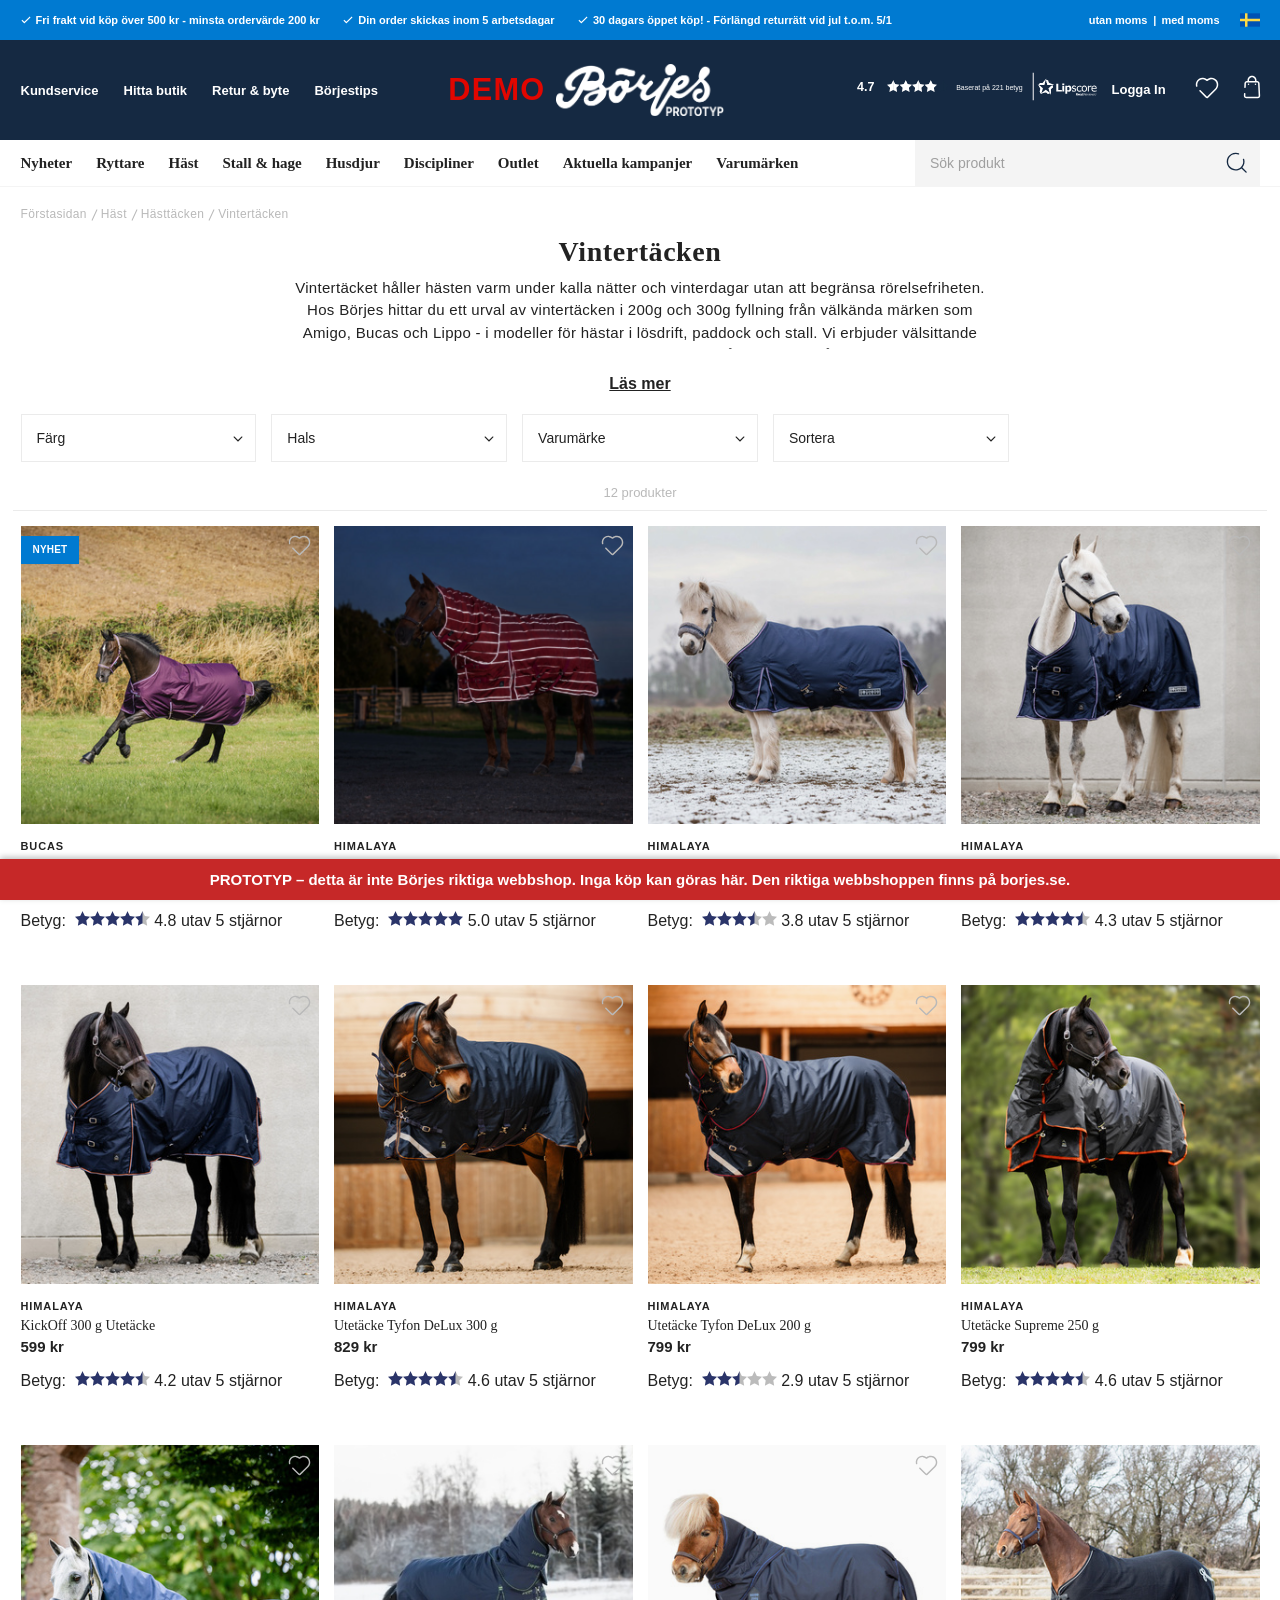
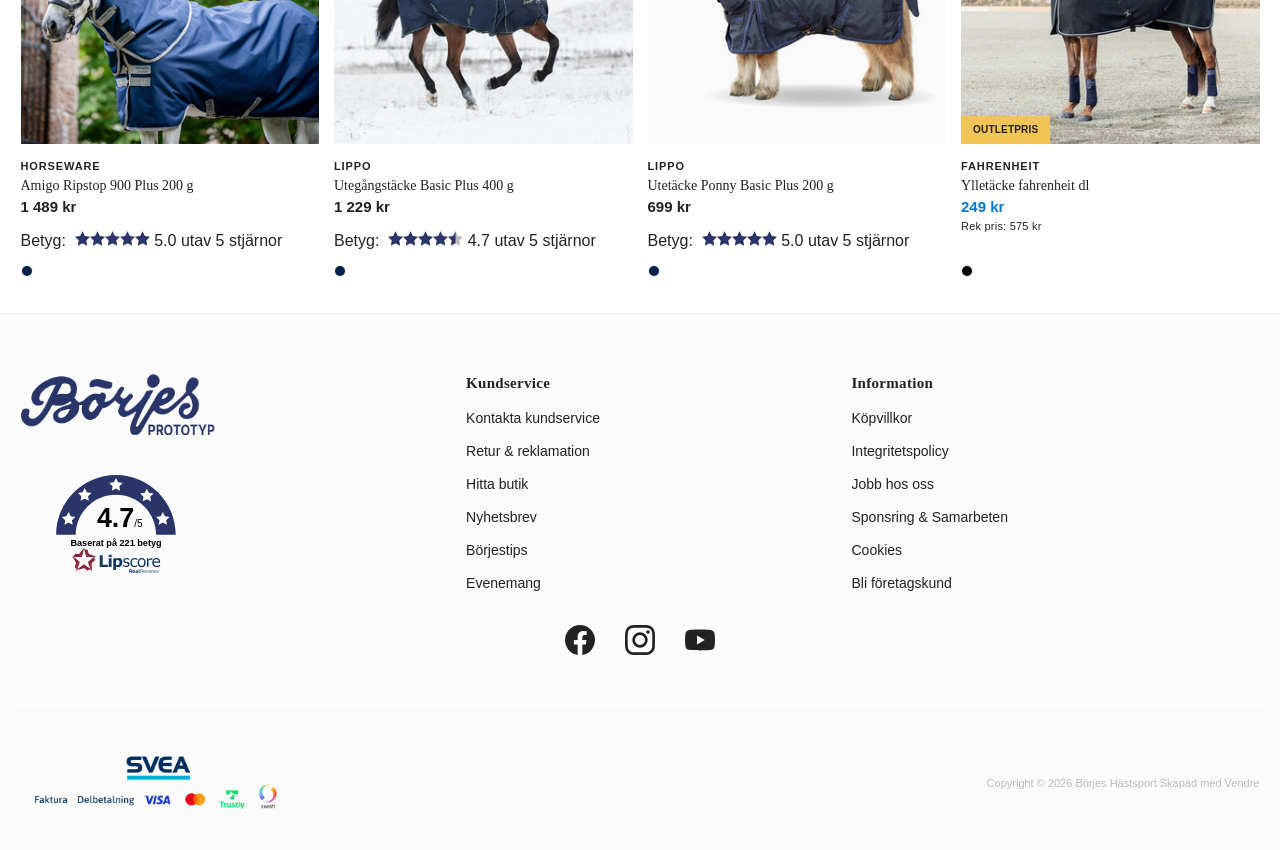
<file: kategori-vintertacken.html>
<!DOCTYPE html>
<html class=" antialiased js flexbox flexboxlegacy canvas canvastext webgl no-touch geolocation postmessage no-websqldatabase indexeddb hashchange history draganddrop websockets rgba hsla multiplebgs backgroundsize borderimage borderradius boxshadow textshadow opacity cssanimations csscolumns cssgradients cssreflections csstransforms csstransforms3d csstransitions fontface generatedcontent video audio localstorage sessionstorage webworkers no-applicationcache svg inlinesvg smil svgclippaths" lang="sv" style=""><head>
<meta name="robots" content="noindex, nofollow">

<!-- Prototyp: statisk kopia av Börjes webbshop/hast/hasttacken/vintertacken/, sparad 2026-11-14 -->
                  <title>[PROTOTYP] Vintertäcken : Börjes Tingsryd AB | Börjes Hästsport</title>
<meta http-equiv="Content-Type" content="text/html; charset=UTF-8">
<meta http-equiv="X-UA-Compatible" content="IE=edge">
<meta name="format-detection" content="telephone=no">
<meta id="viewport" name="viewport" content="width=device-width, initial-scale=1.0, minimum-scale=1.0">
<meta name="description" content="Börjes Hästsport | Allt för häst &amp; ryttare | stall &amp; hage | hund &amp; katt | online &amp; i butik | borjes.se">
<meta name="keywords" content="kläder ryttare, stallprodukter, utrustning för häst, stängselprodukter, utrustning ryttare">

<meta name="dc.title" content="Vintertäcken : Börjes Tingsryd AB | Börjes Hästsport">
<meta name="dc.description" content="Börjes Hästsport | Allt för häst &amp; ryttare | stall &amp; hage | hund &amp; katt | online &amp; i butik | borjes.se">
<meta name="dc.subject" content="kläder ryttare, stallprodukter, utrustning för häst, stängselprodukter, utrustning ryttare">
<meta name="dc.language" content="sv">
  <meta name="google-site-verification" content="SfPN7Jk8G46DrwIagdxfODOezpOkPfrOYcrnlEF5Uvs">


                    <link href="https://static.lipscore.com/assets/lipscore-v1-2e2951a46c8bf29aa4ba34b7e15ecba509a9e089b6c7ad5851e6581df7613bd4.css" rel="stylesheet"><link rel="alternate" href="https://revival-henrik.github.io/bt/" hreflang="da">
                        <link rel="alternate" href="https://revival-henrik.github.io/bt/" hreflang="no">
                        <link rel="alternate" href="kategori-vintertacken.html" hreflang="sv">
      

  <link rel="canonical" href="kategori-vintertacken.html">

          
          
                      <link rel="stylesheet" id="global-style" href="assets/borjes.se/static/b1a41b0163d9458955a8e86194603731c39952c1b711f62c3d8977c30b4164ea/template/borjes_live/temp/.build.css">
          
          	<link rel="icon" type="image/png" href="assets/borjes.se/image/6867/favicon.png" sizes="32x32">
	<link rel="apple-touch-icon" href="assets/borjes.se/image/6867/favicon.png" sizes="180x180">
                              <script type="application/ld+json" id="lipscore-richsnippet-organization">{
  "@context": "https://schema.org",
  "@type": "Organization",
  "@id": "https://revival-henrik.github.io/bt/",
  "url": "https://revival-henrik.github.io/bt/",
  "aggregateRating": {
    "@type": "AggregateRating",
    "ratingValue": "4.7",
    "bestRating": 5,
    "worstRating": 1,
    "ratingCount": "221"
  },
  "review": [],
  "name": "Borjes.SE"
}</script>
          

                    

          

                      

                      



                      


                                                                                                                                                          



                                                                  



                                                                                        


                      



          
          
        
                                                                                                                                                                                                
  <meta class="foundation-mq">

        


  
  

        
                    
    <meta property="og:site_name" content="borjes.se">
    <meta property="og:title" content="Vintertäcken">
    <meta property="og:url" content="https://revival-henrik.github.io/bt/kategori-vintertacken.html">
        <meta property="og:description" content="Vintertäcket håller hästen varm under kalla nätter och vinterdagar utan att begränsa rörelsefriheten. Hos Börjes hittar du ett urval av vintertäcken i 200g och 300g fyllning från välkända märken som Amigo, Bucas och Lippo - i modeller för hästar i lösdrift, paddock och stall. Vi erbjuder välsittande täcken med justerbara front- och svansspännen som stannar på plats även på aktiva hästar. Välj rätt vikt utifrån din hästs hårlag, stallförhållanden och utevistelse.">
        <meta property="og:type" content="product.group">
    <meta property="og:locale" content="sv_SE">
      <meta property="og:locale:alternate" content="en_US">
    <meta property="article:author" content="borjes.se">
  <meta property="article:publisher" content="borjes.se">
      <meta property="og:image" content="https://revival-henrik.github.io/bt/">
  <meta property="og:image:width" content="1200">
  <meta property="og:image:height" content="630">
        
          


  
                                                                                            
  
  <!-- Google Consent Mode -->

  <!-- This has to be combined with an external cookie script for enabling storage -->

  
  <!-- End Google Consent Mode -->

    <!-- Google Tag Manager -->
    
  <!-- End Google Tag Manager -->

      
  
          <style type="text/css" id="CookieConsentStateDisplayStyles">.cookieconsent-optin-preferences,.cookieconsent-optin-statistics,.cookieconsent-optin-marketing,.cookieconsent-optin{display:none;}.cookieconsent-optout-preferences,.cookieconsent-optout-statistics,.cookieconsent-optout-marketing,.cookieconsent-optout{display:block;display:initial;}</style>


        

      <script type="application/ld+json">{
  "@context": "https://schema.org",
  "@type": " ",
  "mainEntity": []
}</script><style id="ls-custom-styles">.lipscore-rating-star { fill: #2a3469; }

/* Rating star */

.lipscore-rating-star.lipscore-rating-star-inactive {
    fill: #bbbbbb;
}
.lipscore-star-incomplete .lipscore-star-last-half {
    fill: #bbbbbb;
}

/* Common rating widget  */

.lipscore-big-rating-value {
    font-weight: bold;
}
.lipscore-light-rating-value {
    color: #eeeeee;
}
.lipscore-big-rating-votes, .lipscore-compact-rating-votes {
    font-weight: normal;
    color: #716f6f;
}
.lipscore-compact-rating-value {
    font-weight: bold;
}
.lipscore-rating-selected-value {
    color: #000000;
    font-weight: bold;
}
.lipscore-rating-review-link {
    color: #1c78c8;
}
.lipscore-rating-small-votes {
    color: #716f6f;
}

/* Publish review form */

.lipscore-review-login-label, .lipscore-review-auth-header {
    color: #000000;
    font-family: "Helvetica Neue", Helvetica, Arial, sans-serif;
    font-weight: bold;
}
.lipscore-review-postbox {
    border: 1px solid #e7e7e7;
    border-radius: 4px;
}
.lipscore-review-textarea:empty:before {
    color: #6b6868;
}
.lipscore-review-textarea-placeholder {
    color: #6b6868;
    font-size: 14px;
    font-style: italic;
}
.lipscore-review-content-wrapper {
    background-color: #f2f2f2;
    border: 1px solid transparent;
    border-radius: 2px;
}

/* Publish review button */

.lipscore-btn {
    border: 1px solid transparent;
    border-radius: 2px;
    -webkit-box-shadow: none;
    box-shadow: none;
    font-weight: normal;
}
.lipscore-btn-dark {
    background-color: #666666;
    color: #ffffff;
}

/* Review author information */
.lipscore-strong {
    font-weight: bold;
}
.lipscore-text-muted {
    color: #716f6f;
}

/* Review publication alerts */

.lipscore-alert {
    border: 1px solid transparent;
    border-radius: 4px;
}
.lipscore-alert-error {
    background-color: #ffb2a1;
}
.lipscore-alert-error > .lipscore-alert-text {
    color: #c1272d;
}
.lipscore-alert-text {
    font-style: italic;
}
.lipscore-alert-success {
    background-color: #78ec89;
}
.lipscore-alert-success > .lipscore-alert-text {
    color: #036805;
}
.lipscore-alert-warning {
    background-color: #eee8a0;
}
.lipscore-alert-warning > .lipscore-alert-text {
    color: #767933;
}

/* Review box in Review list */

.lipscore-review-box {
    border: 1px solid #e7e7e7;
    border-radius: 4px;
}
.lipscore-review-content {
    background-color: #f2f2f2;
}
.lipscore-review-date {
    color: #716f6f;
}
.lipscore-review-footer {
    background-color: #f2f2f2;
    border-bottom-left-radius: 2px;
    border-bottom-right-radius: 2px;
    color: #4d4d4d;
}
.lipscore-review-purchase {
    color: #5b8031;
}
.lipscore-review-text, .lipscore-review-reply {
    color: #333333;
}
.lipscore-review-vote-thumb {
    color: #4d4d4d;
}

/* Review reply */

.lipscore-review-reply {
    background-color: #fcfcfc;
    border-radius: 2px;
}
.lipscore-review-reply:before {
    border-right-color: #fcfcfc;
}

/* Review media controls */

.lipscore-review-media-frame {
    border: 1px solid transparent;
    border-radius: 2px;
}
.lipscore-review-media-frame:hover {
    border-color: #777777;
}
.lipscore-review-media-frame-active {
    border-color: #777777;
}
.lipscore-review-media-image {
    border: 0 none;
    border-radius: 2px;
}
.lipscore-review-media-loader {
    border: 1px solid #777777;
    border-radius: 2px;
}
.lipscore-review-product-info {
    color: #6b6868;
}
.lipscore-show-review-original-text-btn, .lipscore-hide-review-original-text-btn {
    color: #6b6868;
}

/* Review list paginator */

.lipscore-paginator {
    border-radius: 4px;
}
.lipscore-paginator li a, .lipscore-paginator li span {
    background-color: #ffffff;
    border: 1px solid #dddddd;
    color: #333333;
}
.lipscore-paginator li:first-child a, .lipscore-paginator li:first-child span {
    border-bottom-left-radius: 4px;
    border-top-left-radius: 4px;
}
.lipscore-paginator li:last-child a, .lipscore-paginator li:last-child span {
    border-bottom-right-radius: 4px;
    border-top-right-radius: 4px;
}
.lipscore-paginator li a:hover, .lipscore-paginator li span:hover, .lipscore-paginator li a:focus, .lipscore-paginator li span:focus {
    background-color: #eeeeee;
}
.lipscore-paginator .active a, .lipscore-paginator .active span, .lipscore-paginator .active a:hover, .lipscore-paginator .active span:hover, .lipscore-paginator .active a:focus, .lipscore-paginator .active span:focus {
    background-color: #666666;
    border-color: #666666;
    color: #ffffff;
}

/* Service review widgets */

.lipscore-service-review-modal {
    background-color: #ffffff;
    font-family: "Open Sans", sans-serif;
}
.lipscore-service-review-modal .lipscore-modal-header {
    background-color: #f2f2f2;
}
.lipscore-service-review-modal-distribution-title {
    color: #000000;
    font-weight: bold;
}
.lipscore-service-review-testimonial {
    border: 1px solid #e7e7e7;
    border-radius: 4px;
    font-family: "Open Sans", sans-serif;
}

/* Testimonial widget */

.lipscore-testimonial-slider-text {
    font-style: italic;
}
.lipscore-testimonial-slider-tick {
    color: #d8d8d8;
}
.lipscore-testimonial-slider-tick.lipscore-tick-active {
    color: #8b8b8b;
}
.lipscore-testimonial-content .lipscore-icon-quote-left:before {
    color: #f3f3f3;
}
.lipscore-testimonial-user {
    font-weight: bold;
}
.lipscore-testimonial-text {
    font-style: italic;
}

/* Landing page */

.lipscore-reviews-modal-thank {
    color: #5c8033;
    font-weight: bold;
}
.lipscore-reviews-modal-hope {
    color: #6e6e6e;
}
.lipscore-reviews-modal-items {
    background: #f7f7f7;
}
.lipscore-reviews-modal-inner-title {
    color: #4a4a4a;
    font-weight: bold;
}
.lipscore-reviews-modal-discount {
    color: #5c8033;
    font-weight: bold;
}
.lipscore-reviews-modal-product-name {
    color: #4a4a4a;
    font-weight: bold;
}
.lipscore-reviews-products-wrapper {
    background: #fdfdfd;
    border: 1px solid #e4e4e4;
    border-radius: 4px;
}
.lipscore-product-row {
    border-bottom: 1px solid #e4e4e4;
}
.lipscore-reviews-modal .lipscore-review-postbox {
    background: #ffffff;
    border: 1px solid #e5e7eb;
    border-radius: 12px;
}
.lipscore-reviews-modal .lipscore-review-content-wrapper {
    background: #f9fafb;
    border: 1px solid #e5e7eb;
    border-radius: 8px;
}
.lipscore-reviews-modal .lipscore-review-content-wrapper:focus-within {
    background: #ffffff;
    border-color: #808080;
}
.lipscore-reviews-modal .lipscore-review-button-image {
    background: #ffffff;
    border: 1px solid #d1d5db;
    border-radius: 8px;
    color: #374151;
    font-weight: 600;
}
.lipscore-reviews-modal .lipscore-review-button-image:hover {
    background: #eef2ff;
    border-color: #6366f1;
    color: #4338ca;
}
.lipscore-reviews-modal .lipscore-review-button-image-text {
    color: #000000;
    font-size: 14px;
}
.lipscore-reviews-modal .lipscore-review-post-button {
    background: #666666;
    border: none;
    border-radius: 8px;
    color: #ffffff;
    font-weight: 600;
}
.lipscore-reviews-modal .lipscore-review-post-button:hover {
    background: #555555;
}
.lipscore-reviews-modal .lipscore-review-post-button:active {
    background: #444444;
}
.lipscore-reviews-modal .lipscore-alert-text {
    font-size: 15px;
}
.lipscore-reviews-modal .lipscore-review-header {
    color: #374151;
    font-size: 14px;
    font-weight: 500;
}
.lipscore-reviews-modal .lipscore-review-footer {
    color: #6b7280;
    font-size: 13px;
}
.lipscore-reviews-modal .lipscore-review-media-box-wrapper {
    background: #f9fafb;
    border: 1.5px dashed #cbd5e1;
    border-radius: 10px;
}
.lipscore-reviews-modal .lipscore-review-media-box-wrapper:hover {
    background: #f3f4f6;
    border-color: #808080;
}
.lipscore-reviews-modal .lipscore-review-media-box-wrapper .lipscore-icon-image {
    color: #000000;
}
.lipscore-reviews-modal .lipscore-review-media-box-wrapper .lipscore-icon-image::before {
    font-size: 20px;
}
.lipscore-reviews-modal .lipscore-reviews-modal-items {
    background: #ffffff;
    border-radius: 12px;
}

/* Login popover */

.lipscore-login-popover {
    border: 1px solid rgba(0, 0, 0, 0.2);
    border-radius: 6px;
    -webkit-box-shadow: 0 5px 10px rgba(0, 0, 0, 0.2);
    box-shadow: 0 5px 10px rgba(0, 0, 0, 0.2);
}
.lipscore-login-popover-top {
    background-color: #f7f7f7;
    border-bottom: 1px solid #ebebeb;
    border-radius: 5px 5px 0 0;
    color: #333333;
    font-weight: bold;
}

/* Dropdowns (user menu, report review menu) */

.lipscore-dropdown-menu {
    background-color: #ffffff;
    border: solid #a0a0a0;
    border-radius: 2px;
    border-width: 1px;
}
.lipscore-dropdown-menu-item:hover {
    background-color: #6a95b0;
    color: white !important;
}
.lipscore-dropdown-menu-item:active, .lipscore-dropdown-menu-item:visited, .lipscore-dropdown-menu-item:link {
    color: inherit;
    outline: none;
    text-decoration: none;
}
.lipscore-dropdown-toggle:hover {
    color: #777777;
}
.lipscore-dropdown-toggle:hover .lipscore-caret {
    border-top: 4px solid #777777;
}
.lipscore-flags-dropdown {
    color: #4d4d4d;
}
.lipscore-flags-tick {
    color: #4d4d4d;
}
.lipscore-user-dropdown > .lipscore-dropdown-menu {
    color: #4d4d4d;
}
.lipscore-service-review-badge-small-long text {
    fill: #FFFFFF!important; /* For SVG text elements */
}

.lipscore-service-review-badge-small-long .lipscore-service-review-logo * {
    fill: #FFFFFF !important;
}



/* */
.lipscore-service-review-badge-starred,
.lipscore-keyboard-navigable,
.lipscore-service-review-modal-toggle,
.lipscore-service-review-badge-rating-text {
  fill: black !important; 
}

/*  */
.lipscore-service-review-badge-starred.lipscore-service-review-modal-toggle .lipscore-service-review-badge-svg .lipscore-service-review-badge-votes-text,
.lipscore-service-review-badge-starred.lipscore-service-review-modal-toggle .lipscore-service-review-badge-svg .lipscore-service-review-badge-rating-text {
  fill: black;
}

/* Target the main rating number */
.lipscore-service-review-badge-starred .lipscore-service-review-badge-rating-value {
    font-size: 530px !important;
}

/* Target the "/5" text */
.lipscore-service-review-badge-starred .lipscore-service-review-badge-rating-text tspan:last-child {
    font-size: 200px !important;
}


.lipscore-service-review-badge-starred .lipscore-service-review-badge-votes-text,
.lipscore-service-review-badge-starred .lipscore-service-review-badge-votes-text tspan {
    font-size: 180px !important;
    font-weight: 700 !important;
}

.lipscore-review-list .lipscore-review-summary-content {
  gap: 15%;
}

@media (max-width: 768px) {
  .lipscore-review-list .lipscore-review-summary-content {
    gap: 0;
  }
}
.lipscore-rating-small .lipscore-svg-rating-star {
width: 15px;
height: 15px;
}
.lipscore-review-list .lipscore-real-reviews-badge-container{
    display: none;
}
.lipscore-service-review-badge-starred .lipscore-service-review-badge-arc-base {
    fill: #2a3469;
}
/* Only inside this Lipscore badge element */
.lipscore-service-review-badge-small-long .lipscore-rating-star.lipscore-svg-rating-star path {
  fill: #fff !important;
}

.lipscore-service-review-badge-small-long
  .lipscore-rating-star.lipscore-star-incomplete.lipscore-svg-rating-star path {
  fill: #152a42 !important;
}</style></head>

      <body class="wrapper-categories_listing"><div id="prototyp-banner" style="position:fixed;left:0;right:0;bottom:0;z-index:2147483647;background:#c62828;color:#fff;font:600 15px/1.4 -apple-system,Segoe UI,Helvetica,Arial,sans-serif;text-align:center;padding:10px 16px;box-shadow:0 -2px 6px rgba(0,0,0,.25)">PROTOTYP – detta är inte Börjes riktiga webbshop. Inga köp kan göras här. Den riktiga webbshoppen finns på borjes.se.</div><div id="image-overlay" data-image-overlay=""></div>
                  <!-- Google Tag Manager (noscript) -->
          
          <!-- End Google Tag Manager (noscript) -->
                <aside class="mobile-menu header2" data-push="" data-slide-in-object="data-mobile-menu">
  <div class="mobile-menu-wrapper">

                            <ul>
            <li class="parent">
                              <a href="https://revival-henrik.github.io/bt/" title="Nyheter">Nyheter</a>
                          </li>
          </ul>
                  <ul>
            <li class="parent">
                              <span data-parent=""><svg width="10" height="10" viewBox="0 0 10 10" fill="none" xmlns="http://www.w3.org/2000/svg">
<rect x="4.11133" width="1.77778" height="10" fill="#222222"></rect>
<rect x="10" y="4.11111" width="1.77778" height="10" transform="rotate(90 10 4.11111)" fill="#222222"></rect>
</svg>
<svg width="10" height="10" viewBox="0 0 10 10" fill="none" xmlns="http://www.w3.org/2000/svg">
<rect x="10" y="4.11111" width="1.77778" height="10" transform="rotate(90 10 4.11111)" fill="#222222"></rect>
</svg>
</span>
                <a href="#" class="active" title="Ryttare" data-parent="">Ryttare</a>
                      <ul class="menu-level-1">
          <li><a href="https://revival-henrik.github.io/bt/">Visa allt inom Ryttare</a></li>
              <li class="parent">        <span data-parent=""><svg width="10" height="10" viewBox="0 0 10 10" fill="none" xmlns="http://www.w3.org/2000/svg">
<rect x="4.11133" width="1.77778" height="10" fill="#222222"></rect>
<rect x="10" y="4.11111" width="1.77778" height="10" transform="rotate(90 10 4.11111)" fill="#222222"></rect>
</svg>
<svg width="10" height="10" viewBox="0 0 10 10" fill="none" xmlns="http://www.w3.org/2000/svg">
<rect x="10" y="4.11111" width="1.77778" height="10" transform="rotate(90 10 4.11111)" fill="#222222"></rect>
</svg>
</span>        <a href="https://revival-henrik.github.io/bt/" data-parent="">Damkläder</a>
                        <ul class="menu-level-2">
          <li><a href="https://revival-henrik.github.io/bt/">Visa allt inom Damkläder</a></li>
              <li class="">        <a href="https://revival-henrik.github.io/bt/">Jackor &amp; Västar</a>
              </li>
          <li class="">        <a href="https://revival-henrik.github.io/bt/">Tröjor</a>
              </li>
          <li class="">        <a href="https://revival-henrik.github.io/bt/">Toppar</a>
              </li>
          <li class="">        <a href="https://revival-henrik.github.io/bt/">Ridbyxor</a>
              </li>
          <li class="">        <a href="https://revival-henrik.github.io/bt/">Ridtights</a>
              </li>
          <li class="">        <a href="https://revival-henrik.github.io/bt/">Strumpor</a>
              </li>
          <li class="">        <a href="https://revival-henrik.github.io/bt/">Underkläder</a>
              </li>
      </ul>

              </li>
          <li class="parent">        <span data-parent=""><svg width="10" height="10" viewBox="0 0 10 10" fill="none" xmlns="http://www.w3.org/2000/svg">
<rect x="4.11133" width="1.77778" height="10" fill="#222222"></rect>
<rect x="10" y="4.11111" width="1.77778" height="10" transform="rotate(90 10 4.11111)" fill="#222222"></rect>
</svg>
<svg width="10" height="10" viewBox="0 0 10 10" fill="none" xmlns="http://www.w3.org/2000/svg">
<rect x="10" y="4.11111" width="1.77778" height="10" transform="rotate(90 10 4.11111)" fill="#222222"></rect>
</svg>
</span>        <a href="https://revival-henrik.github.io/bt/" data-parent="">Herrkläder</a>
                        <ul class="menu-level-2">
          <li><a href="https://revival-henrik.github.io/bt/">Visa allt inom Herrkläder</a></li>
              <li class="">        <a href="https://revival-henrik.github.io/bt/">Jackor &amp; överdelar</a>
              </li>
          <li class="">        <a href="https://revival-henrik.github.io/bt/">Ridbyxa</a>
              </li>
          <li class="">        <a href="https://revival-henrik.github.io/bt/">Strumpor</a>
              </li>
      </ul>

              </li>
          <li class="parent">        <span data-parent=""><svg width="10" height="10" viewBox="0 0 10 10" fill="none" xmlns="http://www.w3.org/2000/svg">
<rect x="4.11133" width="1.77778" height="10" fill="#222222"></rect>
<rect x="10" y="4.11111" width="1.77778" height="10" transform="rotate(90 10 4.11111)" fill="#222222"></rect>
</svg>
<svg width="10" height="10" viewBox="0 0 10 10" fill="none" xmlns="http://www.w3.org/2000/svg">
<rect x="10" y="4.11111" width="1.77778" height="10" transform="rotate(90 10 4.11111)" fill="#222222"></rect>
</svg>
</span>        <a href="https://revival-henrik.github.io/bt/" data-parent="">Barnkläder</a>
                        <ul class="menu-level-2">
          <li><a href="https://revival-henrik.github.io/bt/">Visa allt inom Barnkläder</a></li>
              <li class="">        <a href="https://revival-henrik.github.io/bt/">Jackor &amp; västar</a>
              </li>
          <li class="">        <a href="https://revival-henrik.github.io/bt/">Tröjor</a>
              </li>
          <li class="">        <a href="https://revival-henrik.github.io/bt/">Toppar</a>
              </li>
          <li class="">        <a href="https://revival-henrik.github.io/bt/">Ridbyxor</a>
              </li>
          <li class="">        <a href="https://revival-henrik.github.io/bt/">Ridtights</a>
              </li>
          <li class="">        <a href="https://revival-henrik.github.io/bt/">Strumpor</a>
              </li>
      </ul>

              </li>
          <li class="parent">        <span data-parent=""><svg width="10" height="10" viewBox="0 0 10 10" fill="none" xmlns="http://www.w3.org/2000/svg">
<rect x="4.11133" width="1.77778" height="10" fill="#222222"></rect>
<rect x="10" y="4.11111" width="1.77778" height="10" transform="rotate(90 10 4.11111)" fill="#222222"></rect>
</svg>
<svg width="10" height="10" viewBox="0 0 10 10" fill="none" xmlns="http://www.w3.org/2000/svg">
<rect x="10" y="4.11111" width="1.77778" height="10" transform="rotate(90 10 4.11111)" fill="#222222"></rect>
</svg>
</span>        <a href="https://revival-henrik.github.io/bt/" data-parent="">Accessoarer</a>
                        <ul class="menu-level-2">
          <li><a href="https://revival-henrik.github.io/bt/">Visa allt inom Accessoarer</a></li>
              <li class="">        <a href="https://revival-henrik.github.io/bt/">Handskar</a>
              </li>
          <li class="">        <a href="https://revival-henrik.github.io/bt/">Kepsar, mössor och pannband</a>
              </li>
          <li class="">        <a href="https://revival-henrik.github.io/bt/">Smycken</a>
              </li>
          <li class="">        <a href="https://revival-henrik.github.io/bt/">Övrigt</a>
              </li>
      </ul>

              </li>
          <li class="parent">        <span data-parent=""><svg width="10" height="10" viewBox="0 0 10 10" fill="none" xmlns="http://www.w3.org/2000/svg">
<rect x="4.11133" width="1.77778" height="10" fill="#222222"></rect>
<rect x="10" y="4.11111" width="1.77778" height="10" transform="rotate(90 10 4.11111)" fill="#222222"></rect>
</svg>
<svg width="10" height="10" viewBox="0 0 10 10" fill="none" xmlns="http://www.w3.org/2000/svg">
<rect x="10" y="4.11111" width="1.77778" height="10" transform="rotate(90 10 4.11111)" fill="#222222"></rect>
</svg>
</span>        <a href="https://revival-henrik.github.io/bt/" data-parent="">Ryttarutrustning</a>
                        <ul class="menu-level-2">
          <li><a href="https://revival-henrik.github.io/bt/">Visa allt inom Ryttarutrustning</a></li>
              <li class="">        <a href="https://revival-henrik.github.io/bt/">Ridhjälmar</a>
              </li>
          <li class="">        <a href="https://revival-henrik.github.io/bt/">Säkerhetsvästar</a>
              </li>
          <li class="">        <a href="https://revival-henrik.github.io/bt/">Reflexer</a>
              </li>
          <li class="">        <a href="https://revival-henrik.github.io/bt/">Sporrar</a>
              </li>
          <li class="">        <a href="https://revival-henrik.github.io/bt/">Spö</a>
              </li>
          <li class="">        <a href="https://revival-henrik.github.io/bt/">Ryttarvård</a>
              </li>
      </ul>

              </li>
          <li class="parent">        <span data-parent=""><svg width="10" height="10" viewBox="0 0 10 10" fill="none" xmlns="http://www.w3.org/2000/svg">
<rect x="4.11133" width="1.77778" height="10" fill="#222222"></rect>
<rect x="10" y="4.11111" width="1.77778" height="10" transform="rotate(90 10 4.11111)" fill="#222222"></rect>
</svg>
<svg width="10" height="10" viewBox="0 0 10 10" fill="none" xmlns="http://www.w3.org/2000/svg">
<rect x="10" y="4.11111" width="1.77778" height="10" transform="rotate(90 10 4.11111)" fill="#222222"></rect>
</svg>
</span>        <a href="https://revival-henrik.github.io/bt/" data-parent="">Skor, stövlar &amp; chaps</a>
                        <ul class="menu-level-2">
          <li><a href="https://revival-henrik.github.io/bt/">Visa allt inom Skor, stövlar &amp; chaps</a></li>
              <li class="">        <a href="https://revival-henrik.github.io/bt/">Skor</a>
              </li>
          <li class="">        <a href="https://revival-henrik.github.io/bt/">Stövlar</a>
              </li>
          <li class="">        <a href="https://revival-henrik.github.io/bt/">Chaps &amp; leggings</a>
              </li>
          <li class="">        <a href="https://revival-henrik.github.io/bt/">Tillbehör skor</a>
              </li>
      </ul>

              </li>
          <li class="parent">        <span data-parent=""><svg width="10" height="10" viewBox="0 0 10 10" fill="none" xmlns="http://www.w3.org/2000/svg">
<rect x="4.11133" width="1.77778" height="10" fill="#222222"></rect>
<rect x="10" y="4.11111" width="1.77778" height="10" transform="rotate(90 10 4.11111)" fill="#222222"></rect>
</svg>
<svg width="10" height="10" viewBox="0 0 10 10" fill="none" xmlns="http://www.w3.org/2000/svg">
<rect x="10" y="4.11111" width="1.77778" height="10" transform="rotate(90 10 4.11111)" fill="#222222"></rect>
</svg>
</span>        <a href="https://revival-henrik.github.io/bt/" data-parent="">Övrigt</a>
                        <ul class="menu-level-2">
          <li><a href="https://revival-henrik.github.io/bt/">Visa allt inom Övrigt</a></li>
              <li class="">        <a href="https://revival-henrik.github.io/bt/">Hem &amp; Presenter</a>
              </li>
          <li class="">        <a href="https://revival-henrik.github.io/bt/">Käpphästar &amp; Leksaker</a>
              </li>
          <li class="">        <a href="https://revival-henrik.github.io/bt/">Brodyr</a>
              </li>
          <li class="">        <a href="https://revival-henrik.github.io/bt/">Jul </a>
              </li>
          <li class="">        <a href="https://revival-henrik.github.io/bt/">Presentkort</a>
              </li>
          <li class="">        <a href="https://revival-henrik.github.io/bt/">Tävling</a>
              </li>
      </ul>

              </li>
      </ul>

                          </li>
          </ul>
                  <ul>
            <li class="parent open">
                              <span data-parent=""><svg width="10" height="10" viewBox="0 0 10 10" fill="none" xmlns="http://www.w3.org/2000/svg">
<rect x="4.11133" width="1.77778" height="10" fill="#222222"></rect>
<rect x="10" y="4.11111" width="1.77778" height="10" transform="rotate(90 10 4.11111)" fill="#222222"></rect>
</svg>
<svg width="10" height="10" viewBox="0 0 10 10" fill="none" xmlns="http://www.w3.org/2000/svg">
<rect x="10" y="4.11111" width="1.77778" height="10" transform="rotate(90 10 4.11111)" fill="#222222"></rect>
</svg>
</span>
                <a href="#" class="active" title="Häst" data-parent="">Häst</a>
                      <ul class="menu-level-1">
          <li><a href="https://revival-henrik.github.io/bt/">Visa allt inom Häst</a></li>
              <li class="parent">        <span data-parent=""><svg width="10" height="10" viewBox="0 0 10 10" fill="none" xmlns="http://www.w3.org/2000/svg">
<rect x="4.11133" width="1.77778" height="10" fill="#222222"></rect>
<rect x="10" y="4.11111" width="1.77778" height="10" transform="rotate(90 10 4.11111)" fill="#222222"></rect>
</svg>
<svg width="10" height="10" viewBox="0 0 10 10" fill="none" xmlns="http://www.w3.org/2000/svg">
<rect x="10" y="4.11111" width="1.77778" height="10" transform="rotate(90 10 4.11111)" fill="#222222"></rect>
</svg>
</span>        <a href="https://revival-henrik.github.io/bt/" data-parent="">Skötsel &amp; vård</a>
                        <ul class="menu-level-2">
          <li><a href="https://revival-henrik.github.io/bt/">Visa allt inom Skötsel &amp; vård</a></li>
              <li class="">        <a href="https://revival-henrik.github.io/bt/">Ryktsaker</a>
              </li>
          <li class="">        <a href="https://revival-henrik.github.io/bt/">Schampo &amp; pälsglans</a>
              </li>
          <li class="">        <a href="https://revival-henrik.github.io/bt/">Liniment</a>
              </li>
          <li class="">        <a href="https://revival-henrik.github.io/bt/">Sårvård</a>
              </li>
          <li class="">        <a href="https://revival-henrik.github.io/bt/">Lädervård</a>
              </li>
          <li class="">        <a href="https://revival-henrik.github.io/bt/">Hovvård</a>
              </li>
          <li class="">        <a href="https://revival-henrik.github.io/bt/">Klippmaskiner</a>
              </li>
      </ul>

              </li>
          <li class="parent open active">        <span data-parent=""><svg width="10" height="10" viewBox="0 0 10 10" fill="none" xmlns="http://www.w3.org/2000/svg">
<rect x="4.11133" width="1.77778" height="10" fill="#222222"></rect>
<rect x="10" y="4.11111" width="1.77778" height="10" transform="rotate(90 10 4.11111)" fill="#222222"></rect>
</svg>
<svg width="10" height="10" viewBox="0 0 10 10" fill="none" xmlns="http://www.w3.org/2000/svg">
<rect x="10" y="4.11111" width="1.77778" height="10" transform="rotate(90 10 4.11111)" fill="#222222"></rect>
</svg>
</span>        <a href="https://revival-henrik.github.io/bt/" data-parent="">Hästtäcken</a>
                        <ul class="menu-level-2">
          <li><a href="https://revival-henrik.github.io/bt/">Visa allt inom Hästtäcken</a></li>
              <li class="">        <a href="https://revival-henrik.github.io/bt/">Regntäcken</a>
              </li>
          <li class="">        <a href="https://revival-henrik.github.io/bt/">Övergångstäcken</a>
              </li>
          <li class="">        <a href="https://revival-henrik.github.io/bt/">Stalltäcken</a>
              </li>
          <li class=" active">        <a href="kategori-vintertacken.html">Vintertäcken</a>
              </li>
          <li class="">        <a href="https://revival-henrik.github.io/bt/">Ridtäcke</a>
              </li>
          <li class="">        <a href="https://revival-henrik.github.io/bt/">Flug- &amp; Eksemtäcken</a>
              </li>
          <li class="">        <a href="https://revival-henrik.github.io/bt/">Hals &amp; Liner</a>
              </li>
          <li class="">        <a href="https://revival-henrik.github.io/bt/">Tillbehör täcken</a>
              </li>
      </ul>

              </li>
          <li class="parent">        <span data-parent=""><svg width="10" height="10" viewBox="0 0 10 10" fill="none" xmlns="http://www.w3.org/2000/svg">
<rect x="4.11133" width="1.77778" height="10" fill="#222222"></rect>
<rect x="10" y="4.11111" width="1.77778" height="10" transform="rotate(90 10 4.11111)" fill="#222222"></rect>
</svg>
<svg width="10" height="10" viewBox="0 0 10 10" fill="none" xmlns="http://www.w3.org/2000/svg">
<rect x="10" y="4.11111" width="1.77778" height="10" transform="rotate(90 10 4.11111)" fill="#222222"></rect>
</svg>
</span>        <a href="https://revival-henrik.github.io/bt/" data-parent="">Grimmor &amp; grimskaft</a>
                        <ul class="menu-level-2">
          <li><a href="https://revival-henrik.github.io/bt/">Visa allt inom Grimmor &amp; grimskaft</a></li>
              <li class="">        <a href="https://revival-henrik.github.io/bt/">Grimmor</a>
              </li>
          <li class="">        <a href="https://revival-henrik.github.io/bt/">Grimskaft</a>
              </li>
          <li class="">        <a href="https://revival-henrik.github.io/bt/">Tillbehör</a>
              </li>
      </ul>

              </li>
          <li class="parent">        <span data-parent=""><svg width="10" height="10" viewBox="0 0 10 10" fill="none" xmlns="http://www.w3.org/2000/svg">
<rect x="4.11133" width="1.77778" height="10" fill="#222222"></rect>
<rect x="10" y="4.11111" width="1.77778" height="10" transform="rotate(90 10 4.11111)" fill="#222222"></rect>
</svg>
<svg width="10" height="10" viewBox="0 0 10 10" fill="none" xmlns="http://www.w3.org/2000/svg">
<rect x="10" y="4.11111" width="1.77778" height="10" transform="rotate(90 10 4.11111)" fill="#222222"></rect>
</svg>
</span>        <a href="https://revival-henrik.github.io/bt/" data-parent="">Benskydd &amp; benlindor</a>
                        <ul class="menu-level-2">
          <li><a href="https://revival-henrik.github.io/bt/">Visa allt inom Benskydd &amp; benlindor</a></li>
              <li class="">        <a href="https://revival-henrik.github.io/bt/">Benlindor &amp; paddar</a>
              </li>
          <li class="">        <a href="https://revival-henrik.github.io/bt/">Boots</a>
              </li>
          <li class="">        <a href="https://revival-henrik.github.io/bt/">Damasker &amp; senskydd</a>
              </li>
          <li class="">        <a href="https://revival-henrik.github.io/bt/">Strykkappor</a>
              </li>
          <li class="">        <a href="https://revival-henrik.github.io/bt/">Transportskydd</a>
              </li>
      </ul>

              </li>
          <li class="parent">        <span data-parent=""><svg width="10" height="10" viewBox="0 0 10 10" fill="none" xmlns="http://www.w3.org/2000/svg">
<rect x="4.11133" width="1.77778" height="10" fill="#222222"></rect>
<rect x="10" y="4.11111" width="1.77778" height="10" transform="rotate(90 10 4.11111)" fill="#222222"></rect>
</svg>
<svg width="10" height="10" viewBox="0 0 10 10" fill="none" xmlns="http://www.w3.org/2000/svg">
<rect x="10" y="4.11111" width="1.77778" height="10" transform="rotate(90 10 4.11111)" fill="#222222"></rect>
</svg>
</span>        <a href="https://revival-henrik.github.io/bt/" data-parent="">Sadlar &amp; tillbehör</a>
                        <ul class="menu-level-2">
          <li><a href="https://revival-henrik.github.io/bt/">Visa allt inom Sadlar &amp; tillbehör</a></li>
              <li class="">        <a href="https://revival-henrik.github.io/bt/">Schabrak &amp; vojlock</a>
              </li>
          <li class="">        <a href="https://revival-henrik.github.io/bt/">Sadelpaddar</a>
              </li>
          <li class="">        <a href="https://revival-henrik.github.io/bt/">Sadelgjord</a>
              </li>
          <li class="">        <a href="https://revival-henrik.github.io/bt/">Stigläder &amp; stigbyglar</a>
              </li>
          <li class="">        <a href="https://revival-henrik.github.io/bt/">Sadlar</a>
              </li>
          <li class="">        <a href="https://revival-henrik.github.io/bt/">Begagnade sadlar</a>
              </li>
          <li class="">        <a href="https://revival-henrik.github.io/bt/">Bomlösa sadlar</a>
              </li>
          <li class="">        <a href="https://revival-henrik.github.io/bt/">Sadeltillbehör</a>
              </li>
      </ul>

              </li>
          <li class="parent">        <span data-parent=""><svg width="10" height="10" viewBox="0 0 10 10" fill="none" xmlns="http://www.w3.org/2000/svg">
<rect x="4.11133" width="1.77778" height="10" fill="#222222"></rect>
<rect x="10" y="4.11111" width="1.77778" height="10" transform="rotate(90 10 4.11111)" fill="#222222"></rect>
</svg>
<svg width="10" height="10" viewBox="0 0 10 10" fill="none" xmlns="http://www.w3.org/2000/svg">
<rect x="10" y="4.11111" width="1.77778" height="10" transform="rotate(90 10 4.11111)" fill="#222222"></rect>
</svg>
</span>        <a href="https://revival-henrik.github.io/bt/" data-parent="">Träns &amp; tyglar</a>
                        <ul class="menu-level-2">
          <li><a href="https://revival-henrik.github.io/bt/">Visa allt inom Träns &amp; tyglar</a></li>
              <li class="">        <a href="https://revival-henrik.github.io/bt/">Träns</a>
              </li>
          <li class="">        <a href="https://revival-henrik.github.io/bt/">Bett</a>
              </li>
          <li class="">        <a href="https://revival-henrik.github.io/bt/">Tyglar</a>
              </li>
          <li class="">        <a href="https://revival-henrik.github.io/bt/">Martingal &amp; förbygel</a>
              </li>
          <li class="">        <a href="https://revival-henrik.github.io/bt/">Hjälptyglar</a>
              </li>
          <li class="">        <a href="https://revival-henrik.github.io/bt/">Pannband</a>
              </li>
          <li class="">        <a href="https://revival-henrik.github.io/bt/">Nosgrimmor</a>
              </li>
          <li class="">        <a href="https://revival-henrik.github.io/bt/">Tillbehör</a>
              </li>
      </ul>

              </li>
          <li class="">        <a href="https://revival-henrik.github.io/bt/">Longering &amp; tömkörning</a>
              </li>
          <li class="parent">        <span data-parent=""><svg width="10" height="10" viewBox="0 0 10 10" fill="none" xmlns="http://www.w3.org/2000/svg">
<rect x="4.11133" width="1.77778" height="10" fill="#222222"></rect>
<rect x="10" y="4.11111" width="1.77778" height="10" transform="rotate(90 10 4.11111)" fill="#222222"></rect>
</svg>
<svg width="10" height="10" viewBox="0 0 10 10" fill="none" xmlns="http://www.w3.org/2000/svg">
<rect x="10" y="4.11111" width="1.77778" height="10" transform="rotate(90 10 4.11111)" fill="#222222"></rect>
</svg>
</span>        <a href="https://revival-henrik.github.io/bt/" data-parent="">Flugskydd</a>
                        <ul class="menu-level-2">
          <li><a href="https://revival-henrik.github.io/bt/">Visa allt inom Flugskydd</a></li>
              <li class="">        <a href="https://revival-henrik.github.io/bt/">Flughuvor</a>
              </li>
          <li class="">        <a href="https://revival-henrik.github.io/bt/">Flugmedel</a>
              </li>
          <li class="">        <a href="https://revival-henrik.github.io/bt/">Flugtäcken</a>
              </li>
      </ul>

              </li>
          <li class="">        <a href="https://revival-henrik.github.io/bt/">Reflexer</a>
              </li>
          <li class="parent">        <span data-parent=""><svg width="10" height="10" viewBox="0 0 10 10" fill="none" xmlns="http://www.w3.org/2000/svg">
<rect x="4.11133" width="1.77778" height="10" fill="#222222"></rect>
<rect x="10" y="4.11111" width="1.77778" height="10" transform="rotate(90 10 4.11111)" fill="#222222"></rect>
</svg>
<svg width="10" height="10" viewBox="0 0 10 10" fill="none" xmlns="http://www.w3.org/2000/svg">
<rect x="10" y="4.11111" width="1.77778" height="10" transform="rotate(90 10 4.11111)" fill="#222222"></rect>
</svg>
</span>        <a href="https://revival-henrik.github.io/bt/" data-parent="">Hovslageri</a>
                        <ul class="menu-level-2">
          <li><a href="https://revival-henrik.github.io/bt/">Visa allt inom Hovslageri</a></li>
              <li class="">        <a href="https://revival-henrik.github.io/bt/">Hästskor</a>
              </li>
          <li class="">        <a href="https://revival-henrik.github.io/bt/">Söm</a>
              </li>
          <li class="">        <a href="https://revival-henrik.github.io/bt/">Verktyg</a>
              </li>
          <li class="">        <a href="https://revival-henrik.github.io/bt/">Tillbehör hovslageri</a>
              </li>
      </ul>

              </li>
      </ul>

                          </li>
          </ul>
                  <ul>
            <li class="parent">
                              <span data-parent=""><svg width="10" height="10" viewBox="0 0 10 10" fill="none" xmlns="http://www.w3.org/2000/svg">
<rect x="4.11133" width="1.77778" height="10" fill="#222222"></rect>
<rect x="10" y="4.11111" width="1.77778" height="10" transform="rotate(90 10 4.11111)" fill="#222222"></rect>
</svg>
<svg width="10" height="10" viewBox="0 0 10 10" fill="none" xmlns="http://www.w3.org/2000/svg">
<rect x="10" y="4.11111" width="1.77778" height="10" transform="rotate(90 10 4.11111)" fill="#222222"></rect>
</svg>
</span>
                <a href="#" class="active" title="Stall &amp; hage" data-parent="">Stall &amp; hage</a>
                      <ul class="menu-level-1">
          <li><a href="https://revival-henrik.github.io/bt/">Visa allt inom Stall &amp; hage</a></li>
              <li class="parent">        <span data-parent=""><svg width="10" height="10" viewBox="0 0 10 10" fill="none" xmlns="http://www.w3.org/2000/svg">
<rect x="4.11133" width="1.77778" height="10" fill="#222222"></rect>
<rect x="10" y="4.11111" width="1.77778" height="10" transform="rotate(90 10 4.11111)" fill="#222222"></rect>
</svg>
<svg width="10" height="10" viewBox="0 0 10 10" fill="none" xmlns="http://www.w3.org/2000/svg">
<rect x="10" y="4.11111" width="1.77778" height="10" transform="rotate(90 10 4.11111)" fill="#222222"></rect>
</svg>
</span>        <a href="https://revival-henrik.github.io/bt/" data-parent="">Stallinredning</a>
                        <ul class="menu-level-2">
          <li><a href="https://revival-henrik.github.io/bt/">Visa allt inom Stallinredning</a></li>
              <li class="">        <a href="https://revival-henrik.github.io/bt/">Hängare &amp; krokar</a>
              </li>
          <li class="">        <a href="https://revival-henrik.github.io/bt/">Hönät &amp; höpåsar</a>
              </li>
          <li class="">        <a href="https://revival-henrik.github.io/bt/">Krubba &amp; hink</a>
              </li>
          <li class="">        <a href="https://revival-henrik.github.io/bt/">Redskap</a>
              </li>
          <li class="">        <a href="https://revival-henrik.github.io/bt/">Stalltillbehör</a>
              </li>
          <li class="">        <a href="https://revival-henrik.github.io/bt/">Uppbindning</a>
              </li>
          <li class="">        <a href="https://revival-henrik.github.io/bt/">Vattenkoppar</a>
              </li>
      </ul>

              </li>
          <li class="parent">        <span data-parent=""><svg width="10" height="10" viewBox="0 0 10 10" fill="none" xmlns="http://www.w3.org/2000/svg">
<rect x="4.11133" width="1.77778" height="10" fill="#222222"></rect>
<rect x="10" y="4.11111" width="1.77778" height="10" transform="rotate(90 10 4.11111)" fill="#222222"></rect>
</svg>
<svg width="10" height="10" viewBox="0 0 10 10" fill="none" xmlns="http://www.w3.org/2000/svg">
<rect x="10" y="4.11111" width="1.77778" height="10" transform="rotate(90 10 4.11111)" fill="#222222"></rect>
</svg>
</span>        <a href="https://revival-henrik.github.io/bt/" data-parent="">Stängsel</a>
                        <ul class="menu-level-2">
          <li><a href="https://revival-henrik.github.io/bt/">Visa allt inom Stängsel</a></li>
              <li class="">        <a href="https://revival-henrik.github.io/bt/">Aggregat</a>
              </li>
          <li class="">        <a href="https://revival-henrik.github.io/bt/">Elband &amp; rep</a>
              </li>
          <li class="">        <a href="https://revival-henrik.github.io/bt/">Stolpar</a>
              </li>
          <li class="">        <a href="https://revival-henrik.github.io/bt/">Tillbehör stängsel</a>
              </li>
      </ul>

              </li>
          <li class="parent">        <span data-parent=""><svg width="10" height="10" viewBox="0 0 10 10" fill="none" xmlns="http://www.w3.org/2000/svg">
<rect x="4.11133" width="1.77778" height="10" fill="#222222"></rect>
<rect x="10" y="4.11111" width="1.77778" height="10" transform="rotate(90 10 4.11111)" fill="#222222"></rect>
</svg>
<svg width="10" height="10" viewBox="0 0 10 10" fill="none" xmlns="http://www.w3.org/2000/svg">
<rect x="10" y="4.11111" width="1.77778" height="10" transform="rotate(90 10 4.11111)" fill="#222222"></rect>
</svg>
</span>        <a href="https://revival-henrik.github.io/bt/" data-parent="">Hästfoder &amp; strö</a>
                        <ul class="menu-level-2">
          <li><a href="https://revival-henrik.github.io/bt/">Visa allt inom Hästfoder &amp; strö</a></li>
              <li class="">        <a href="https://revival-henrik.github.io/bt/">Foder</a>
              </li>
          <li class="">        <a href="https://revival-henrik.github.io/bt/">Fodertillskott</a>
              </li>
          <li class="">        <a href="https://revival-henrik.github.io/bt/">Hästgodis</a>
              </li>
          <li class="">        <a href="https://revival-henrik.github.io/bt/">Strö</a>
              </li>
      </ul>

              </li>
          <li class="parent">        <span data-parent=""><svg width="10" height="10" viewBox="0 0 10 10" fill="none" xmlns="http://www.w3.org/2000/svg">
<rect x="4.11133" width="1.77778" height="10" fill="#222222"></rect>
<rect x="10" y="4.11111" width="1.77778" height="10" transform="rotate(90 10 4.11111)" fill="#222222"></rect>
</svg>
<svg width="10" height="10" viewBox="0 0 10 10" fill="none" xmlns="http://www.w3.org/2000/svg">
<rect x="10" y="4.11111" width="1.77778" height="10" transform="rotate(90 10 4.11111)" fill="#222222"></rect>
</svg>
</span>        <a href="https://revival-henrik.github.io/bt/" data-parent="">Ridbana</a>
                        <ul class="menu-level-2">
          <li><a href="https://revival-henrik.github.io/bt/">Visa allt inom Ridbana</a></li>
              <li class="">        <a href="https://revival-henrik.github.io/bt/">Hindermaterial</a>
              </li>
          <li class="">        <a href="https://revival-henrik.github.io/bt/">Tillbehör</a>
              </li>
      </ul>

              </li>
          <li class="parent">        <span data-parent=""><svg width="10" height="10" viewBox="0 0 10 10" fill="none" xmlns="http://www.w3.org/2000/svg">
<rect x="4.11133" width="1.77778" height="10" fill="#222222"></rect>
<rect x="10" y="4.11111" width="1.77778" height="10" transform="rotate(90 10 4.11111)" fill="#222222"></rect>
</svg>
<svg width="10" height="10" viewBox="0 0 10 10" fill="none" xmlns="http://www.w3.org/2000/svg">
<rect x="10" y="4.11111" width="1.77778" height="10" transform="rotate(90 10 4.11111)" fill="#222222"></rect>
</svg>
</span>        <a href="https://revival-henrik.github.io/bt/" data-parent="">Lantbruk</a>
                        <ul class="menu-level-2">
          <li><a href="https://revival-henrik.github.io/bt/">Visa allt inom Lantbruk</a></li>
              <li class="">        <a href="https://revival-henrik.github.io/bt/">Fjäderfä</a>
              </li>
          <li class="">        <a href="https://revival-henrik.github.io/bt/">Nöt, gris &amp; får</a>
              </li>
          <li class="">        <a href="https://revival-henrik.github.io/bt/">Vilt</a>
              </li>
      </ul>

              </li>
      </ul>

                          </li>
          </ul>
                  <ul>
            <li class="parent">
                              <span data-parent=""><svg width="10" height="10" viewBox="0 0 10 10" fill="none" xmlns="http://www.w3.org/2000/svg">
<rect x="4.11133" width="1.77778" height="10" fill="#222222"></rect>
<rect x="10" y="4.11111" width="1.77778" height="10" transform="rotate(90 10 4.11111)" fill="#222222"></rect>
</svg>
<svg width="10" height="10" viewBox="0 0 10 10" fill="none" xmlns="http://www.w3.org/2000/svg">
<rect x="10" y="4.11111" width="1.77778" height="10" transform="rotate(90 10 4.11111)" fill="#222222"></rect>
</svg>
</span>
                <a href="#" class="active" title="Husdjur" data-parent="">Husdjur</a>
                      <ul class="menu-level-1">
          <li><a href="https://revival-henrik.github.io/bt/">Visa allt inom Husdjur</a></li>
              <li class="parent">        <span data-parent=""><svg width="10" height="10" viewBox="0 0 10 10" fill="none" xmlns="http://www.w3.org/2000/svg">
<rect x="4.11133" width="1.77778" height="10" fill="#222222"></rect>
<rect x="10" y="4.11111" width="1.77778" height="10" transform="rotate(90 10 4.11111)" fill="#222222"></rect>
</svg>
<svg width="10" height="10" viewBox="0 0 10 10" fill="none" xmlns="http://www.w3.org/2000/svg">
<rect x="10" y="4.11111" width="1.77778" height="10" transform="rotate(90 10 4.11111)" fill="#222222"></rect>
</svg>
</span>        <a href="https://revival-henrik.github.io/bt/" data-parent="">Hund</a>
                        <ul class="menu-level-2">
          <li><a href="https://revival-henrik.github.io/bt/">Visa allt inom Hund</a></li>
              <li class="">        <a href="https://revival-henrik.github.io/bt/">Aktivitet &amp; träning</a>
              </li>
          <li class="">        <a href="https://revival-henrik.github.io/bt/">Foder hund</a>
              </li>
          <li class="">        <a href="https://revival-henrik.github.io/bt/">Fodertillskott hund</a>
              </li>
          <li class="">        <a href="https://revival-henrik.github.io/bt/">Hundbäddar</a>
              </li>
          <li class="">        <a href="https://revival-henrik.github.io/bt/">Hundtäcken</a>
              </li>
          <li class="">        <a href="https://revival-henrik.github.io/bt/">Koppel, halsband &amp; sele</a>
              </li>
          <li class="">        <a href="https://revival-henrik.github.io/bt/">Leksaker</a>
              </li>
          <li class="">        <a href="https://revival-henrik.github.io/bt/">Reflexer</a>
              </li>
          <li class="">        <a href="https://revival-henrik.github.io/bt/">Skålar</a>
              </li>
          <li class="">        <a href="https://revival-henrik.github.io/bt/">Skötsel &amp; pälsvård</a>
              </li>
          <li class="">        <a href="https://revival-henrik.github.io/bt/">Transport</a>
              </li>
          <li class="">        <a href="https://revival-henrik.github.io/bt/">Tugg &amp; belöning</a>
              </li>
      </ul>

              </li>
          <li class="parent">        <span data-parent=""><svg width="10" height="10" viewBox="0 0 10 10" fill="none" xmlns="http://www.w3.org/2000/svg">
<rect x="4.11133" width="1.77778" height="10" fill="#222222"></rect>
<rect x="10" y="4.11111" width="1.77778" height="10" transform="rotate(90 10 4.11111)" fill="#222222"></rect>
</svg>
<svg width="10" height="10" viewBox="0 0 10 10" fill="none" xmlns="http://www.w3.org/2000/svg">
<rect x="10" y="4.11111" width="1.77778" height="10" transform="rotate(90 10 4.11111)" fill="#222222"></rect>
</svg>
</span>        <a href="https://revival-henrik.github.io/bt/" data-parent="">Katt</a>
                        <ul class="menu-level-2">
          <li><a href="https://revival-henrik.github.io/bt/">Visa allt inom Katt</a></li>
              <li class="">        <a href="https://revival-henrik.github.io/bt/">Bäddar</a>
              </li>
          <li class="">        <a href="https://revival-henrik.github.io/bt/">Foder</a>
              </li>
          <li class="">        <a href="https://revival-henrik.github.io/bt/">Koppel, halsband &amp; sele</a>
              </li>
          <li class="">        <a href="https://revival-henrik.github.io/bt/">Leksaker</a>
              </li>
          <li class="">        <a href="https://revival-henrik.github.io/bt/">Skålar</a>
              </li>
          <li class="">        <a href="https://revival-henrik.github.io/bt/">Skötsel &amp; pälsvård</a>
              </li>
          <li class="">        <a href="https://revival-henrik.github.io/bt/">Transport</a>
              </li>
      </ul>

              </li>
          <li class="parent">        <span data-parent=""><svg width="10" height="10" viewBox="0 0 10 10" fill="none" xmlns="http://www.w3.org/2000/svg">
<rect x="4.11133" width="1.77778" height="10" fill="#222222"></rect>
<rect x="10" y="4.11111" width="1.77778" height="10" transform="rotate(90 10 4.11111)" fill="#222222"></rect>
</svg>
<svg width="10" height="10" viewBox="0 0 10 10" fill="none" xmlns="http://www.w3.org/2000/svg">
<rect x="10" y="4.11111" width="1.77778" height="10" transform="rotate(90 10 4.11111)" fill="#222222"></rect>
</svg>
</span>        <a href="https://revival-henrik.github.io/bt/" data-parent="">Smådjur &amp; gnagare</a>
                        <ul class="menu-level-2">
          <li><a href="https://revival-henrik.github.io/bt/">Visa allt inom Smådjur &amp; gnagare</a></li>
              <li class="">        <a href="https://revival-henrik.github.io/bt/">Burtillbehör</a>
              </li>
          <li class="">        <a href="https://revival-henrik.github.io/bt/">Foder</a>
              </li>
          <li class="">        <a href="https://revival-henrik.github.io/bt/">Skötsel</a>
              </li>
      </ul>

              </li>
      </ul>

                          </li>
          </ul>
                  <ul>
            <li class="parent">
                              <span data-parent=""><svg width="10" height="10" viewBox="0 0 10 10" fill="none" xmlns="http://www.w3.org/2000/svg">
<rect x="4.11133" width="1.77778" height="10" fill="#222222"></rect>
<rect x="10" y="4.11111" width="1.77778" height="10" transform="rotate(90 10 4.11111)" fill="#222222"></rect>
</svg>
<svg width="10" height="10" viewBox="0 0 10 10" fill="none" xmlns="http://www.w3.org/2000/svg">
<rect x="10" y="4.11111" width="1.77778" height="10" transform="rotate(90 10 4.11111)" fill="#222222"></rect>
</svg>
</span>
                <a href="#" class="active" title="Discipliner" data-parent="">Discipliner</a>
                      <ul class="menu-level-1">
          <li><a href="https://revival-henrik.github.io/bt/">Visa allt inom Discipliner</a></li>
              <li class="parent">        <span data-parent=""><svg width="10" height="10" viewBox="0 0 10 10" fill="none" xmlns="http://www.w3.org/2000/svg">
<rect x="4.11133" width="1.77778" height="10" fill="#222222"></rect>
<rect x="10" y="4.11111" width="1.77778" height="10" transform="rotate(90 10 4.11111)" fill="#222222"></rect>
</svg>
<svg width="10" height="10" viewBox="0 0 10 10" fill="none" xmlns="http://www.w3.org/2000/svg">
<rect x="10" y="4.11111" width="1.77778" height="10" transform="rotate(90 10 4.11111)" fill="#222222"></rect>
</svg>
</span>        <a href="https://revival-henrik.github.io/bt/" data-parent="">Island</a>
                        <ul class="menu-level-2">
          <li><a href="https://revival-henrik.github.io/bt/">Visa allt inom Island</a></li>
              <li class="">        <a href="https://revival-henrik.github.io/bt/">Sadlar &amp; tillbehör</a>
              </li>
          <li class="">        <a href="https://revival-henrik.github.io/bt/">Träns &amp; tillbehör</a>
              </li>
          <li class="">        <a href="https://revival-henrik.github.io/bt/">Övrigt</a>
              </li>
      </ul>

              </li>
          <li class="parent">        <span data-parent=""><svg width="10" height="10" viewBox="0 0 10 10" fill="none" xmlns="http://www.w3.org/2000/svg">
<rect x="4.11133" width="1.77778" height="10" fill="#222222"></rect>
<rect x="10" y="4.11111" width="1.77778" height="10" transform="rotate(90 10 4.11111)" fill="#222222"></rect>
</svg>
<svg width="10" height="10" viewBox="0 0 10 10" fill="none" xmlns="http://www.w3.org/2000/svg">
<rect x="10" y="4.11111" width="1.77778" height="10" transform="rotate(90 10 4.11111)" fill="#222222"></rect>
</svg>
</span>        <a href="https://revival-henrik.github.io/bt/" data-parent="">Körning</a>
                        <ul class="menu-level-2">
          <li><a href="https://revival-henrik.github.io/bt/">Visa allt inom Körning</a></li>
              <li class="">        <a href="https://revival-henrik.github.io/bt/">Enbetsselar</a>
              </li>
          <li class="">        <a href="https://revival-henrik.github.io/bt/">Körtillbehör</a>
              </li>
          <li class="">        <a href="https://revival-henrik.github.io/bt/">Parselar</a>
              </li>
      </ul>

              </li>
          <li class="parent">        <span data-parent=""><svg width="10" height="10" viewBox="0 0 10 10" fill="none" xmlns="http://www.w3.org/2000/svg">
<rect x="4.11133" width="1.77778" height="10" fill="#222222"></rect>
<rect x="10" y="4.11111" width="1.77778" height="10" transform="rotate(90 10 4.11111)" fill="#222222"></rect>
</svg>
<svg width="10" height="10" viewBox="0 0 10 10" fill="none" xmlns="http://www.w3.org/2000/svg">
<rect x="10" y="4.11111" width="1.77778" height="10" transform="rotate(90 10 4.11111)" fill="#222222"></rect>
</svg>
</span>        <a href="https://revival-henrik.github.io/bt/" data-parent="">Trav</a>
                        <ul class="menu-level-2">
          <li><a href="https://revival-henrik.github.io/bt/">Visa allt inom Trav</a></li>
              <li class="">        <a href="https://revival-henrik.github.io/bt/">Kusk</a>
              </li>
          <li class="">        <a href="https://revival-henrik.github.io/bt/">Selar &amp; tillbehör</a>
              </li>
          <li class="">        <a href="https://revival-henrik.github.io/bt/">Huvudlag &amp; tillbehör</a>
              </li>
      </ul>

              </li>
          <li class="parent">        <span data-parent=""><svg width="10" height="10" viewBox="0 0 10 10" fill="none" xmlns="http://www.w3.org/2000/svg">
<rect x="4.11133" width="1.77778" height="10" fill="#222222"></rect>
<rect x="10" y="4.11111" width="1.77778" height="10" transform="rotate(90 10 4.11111)" fill="#222222"></rect>
</svg>
<svg width="10" height="10" viewBox="0 0 10 10" fill="none" xmlns="http://www.w3.org/2000/svg">
<rect x="10" y="4.11111" width="1.77778" height="10" transform="rotate(90 10 4.11111)" fill="#222222"></rect>
</svg>
</span>        <a href="https://revival-henrik.github.io/bt/" data-parent="">Western</a>
                        <ul class="menu-level-2">
          <li><a href="https://revival-henrik.github.io/bt/">Visa allt inom Western</a></li>
              <li class="">        <a href="https://revival-henrik.github.io/bt/">Sadlar &amp; tillbehör</a>
              </li>
          <li class="">        <a href="https://revival-henrik.github.io/bt/">Träns &amp; tillbehör</a>
              </li>
          <li class="">        <a href="https://revival-henrik.github.io/bt/">Övrigt</a>
              </li>
      </ul>

              </li>
          <li class="">        <a href="https://revival-henrik.github.io/bt/">Monté &amp; galopp</a>
              </li>
      </ul>

                          </li>
          </ul>
                  <ul>
            <li class="parent">
                              <a href="https://revival-henrik.github.io/bt/" title="Outlet">Outlet</a>
                          </li>
          </ul>
                  <ul>
            <li class="parent">
                              <a href="https://revival-henrik.github.io/bt/" title="Aktuella kampanjer">Aktuella kampanjer</a>
                          </li>
          </ul>
                      
                  <ul>
          <li class="parent">
                          <a href="https://revival-henrik.github.io/bt/" title="Varumärken">Varumärken</a>
                      </li>
        </ul>
          
                  <ul>
          <li class="parent smaller">
                          <a href="kundservice.html" class="" title="Kundservice">Kundservice</a>
                      </li>
        </ul>
              <ul>
          <li class="parent smaller">
                          <a href="hitta-butik.html" class="" title="Hitta butik">Hitta butik</a>
                      </li>
        </ul>
              <ul>
          <li class="parent smaller">
                          <a href="https://revival-henrik.github.io/bt/" class="" title="Retur &amp; byte">Retur &amp; byte</a>
                      </li>
        </ul>
              <ul>
          <li class="parent smaller">
                          <a href="https://revival-henrik.github.io/bt/" class="" title="Börjestips">Börjestips</a>
                      </li>
        </ul>
          
    
          <ul class="system-page account-link">
                  <li class="smaller-text">
            <a href="https://revival-henrik.github.io/bt/" class="icon-menu" title="Logga In">
              Logga In
            </a>
          </li>
              </ul>
    
    
    
    
    
          <ul class="system-page markets">
        <li class="parent smaller-text">
          <span data-parent=""><svg width="10" height="10" viewBox="0 0 10 10" fill="none" xmlns="http://www.w3.org/2000/svg">
<rect x="4.11133" width="1.77778" height="10" fill="#222222"></rect>
<rect x="10" y="4.11111" width="1.77778" height="10" transform="rotate(90 10 4.11111)" fill="#222222"></rect>
</svg>
<svg width="10" height="10" viewBox="0 0 10 10" fill="none" xmlns="http://www.w3.org/2000/svg">
<rect x="10" y="4.11111" width="1.77778" height="10" transform="rotate(90 10 4.11111)" fill="#222222"></rect>
</svg>
</span>

          <a href="" title="" data-parent="">
                                                                                                                                                                                                                                                                                                        <svg width="20" height="20" viewBox="0 0 20 20" fill="none" xmlns="http://www.w3.org/2000/svg">
<path d="M20 3.33331H0V16.6668H20V3.33331Z" fill="#0052B4"></path>
<path d="M7.5 3.33319H5V8.74983H0V11.2498H5V16.6665H7.5V11.2498H20V8.74983H7.5V3.33319Z" fill="#FFDA44"></path>
</svg>
                                                                                                      Sverige
                                                    </a>

          <ul class="menu-level-1">
                                                                            
                <li class="smaller">
                  <a href="https://revival-henrik.github.io/bt/" title="Danmark">
                                                                                                                        <svg width="20" height="20" viewBox="0 0 20 20" fill="none" xmlns="http://www.w3.org/2000/svg">
<path d="M20 3.33331H0V16.6668H20V3.33331Z" fill="#D80027"></path>
<path d="M7.5 3.33319H5V8.74983H0V11.2498H5V16.6665H7.5V11.2498H20V8.74983H7.5V3.33319Z" fill="#F0F0F0"></path>
</svg>
                                                                                                                                                                                                            Danmark
                  </a>
                </li>
                                                                                          
                <li class="smaller">
                  <a href="https://revival-henrik.github.io/bt/" title="Norge">
                                                                                                                                                                      <svg width="20" height="20" viewBox="0 0 20 20" fill="none" xmlns="http://www.w3.org/2000/svg">
<path d="M20 3.33337H0V16.6669H20V3.33337Z" fill="#D80027"></path>
<path d="M20 11.558H7.89824V16.6667H7.17391H5.50695H4.78262V11.558H0V10.8332V9.16667V8.44186H4.78262V3.33319H5.50695H7.17391H7.89824V8.44186H20V9.16667V10.8332V11.558Z" fill="#F0F0F0"></path>
<path d="M20 9.16667V10.8332H7.17391V16.6667H5.50695V10.8332H0V9.16667H5.50695V3.33319H7.17391V9.16667H20Z" fill="#2E52B2"></path>
</svg>
                                                                                                                                                              Norge
                  </a>
                </li>
                                                              </ul>
        </li>
      </ul>
    
          <div class="pick-vat">
        <div>
          <div data-vue-wrapper="0"><div class="vat-toggle"><button class="">utan moms</button> <button class="active">med moms</button></div></div>
        </div>
      </div>
    
          </div>
</aside>
                  <aside class="cart-slide-in header2" data-slide-in-object="data-cart">
  <div class="cart-wrapper" data-shopping-cart="aside">
          <div class="cart-header">
        <div class="svg-icon close-cart" title="Stäng" data-close-cart="">
          <!--?xml version="1.0" encoding="utf-8"?-->
<!-- Generator: Adobe Illustrator 25.2.3, SVG Export Plug-In . SVG Version: 6.00 Build 0)  -->
<svg version="1.1" id="Layer_1" xmlns="http://www.w3.org/2000/svg" xmlns:xlink="http://www.w3.org/1999/xlink" x="0px" y="0px" viewBox="0 0 24 24" style="enable-background:new 0 0 24 24;" xml:space="preserve">
<style type="text/css">
	.st0{fill:#FFFFFF;}
</style>
<path class="st0" d="M13,12l7.2-7.2c0.3-0.3,0.3-0.8,0-1.1s-0.8-0.3-1.1,0L12,10.9L4.8,3.7C4.5,3.4,4,3.4,3.7,3.7s-0.3,0.8,0,1.1
	l7.2,7.2l-7.2,7.2c-0.3,0.3-0.3,0.8,0,1.1c0.1,0.1,0.3,0.2,0.5,0.2s0.4-0.1,0.5-0.2L12,13l7.2,7.2c0.1,0.1,0.3,0.2,0.5,0.2
	s0.4-0.1,0.5-0.2c0.3-0.3,0.3-0.8,0-1.1L13,12z"></path>
</svg>
        </div>
        <div class="cart-title">Inga produkter i 
varukorgen</div>
      </div>
      </div>
</aside>        
                  <header class="header2" data-all-horizontal="">

    
        <div class="top-bar" data-topbar="">
  <div class="row columns">

          <!-- Start selling points -->
      <div class="top-bar-section top-bar-selling-points left">
        <ul class="no-padding" data-element-id="26" data-element-type="box">
            <li class="svg-icon top-bar-selling-points show-for-medium">
              <svg xmlns="http://www.w3.org/2000/svg" viewBox="0 0 512 512"><path d="M435.848 83.466L172.804 346.51l-96.652-96.652c-4.686-4.686-12.284-4.686-16.971 0l-28.284 28.284c-4.686 4.686-4.686 12.284 0 16.971l133.421 133.421c4.686 4.686 12.284 4.686 16.971 0l299.813-299.813c4.686-4.686 4.686-12.284 0-16.971l-28.284-28.284c-4.686-4.686-12.284-4.686-16.97 0z"></path></svg>      Fri frakt vid köp över 500 kr - minsta ordervärde 200 kr
  
            </li>
            <li class="svg-icon top-bar-selling-points show-for-medium">
              <svg xmlns="http://www.w3.org/2000/svg" viewBox="0 0 512 512"><path d="M435.848 83.466L172.804 346.51l-96.652-96.652c-4.686-4.686-12.284-4.686-16.971 0l-28.284 28.284c-4.686 4.686-4.686 12.284 0 16.971l133.421 133.421c4.686 4.686 12.284 4.686 16.971 0l299.813-299.813c4.686-4.686 4.686-12.284 0-16.971l-28.284-28.284c-4.686-4.686-12.284-4.686-16.97 0z"></path></svg>      Din order skickas inom 5 arbetsdagar
  
            </li>
            <li class="svg-icon top-bar-selling-points show-for-medium">
              <svg xmlns="http://www.w3.org/2000/svg" viewBox="0 0 512 512"><path d="M435.848 83.466L172.804 346.51l-96.652-96.652c-4.686-4.686-12.284-4.686-16.971 0l-28.284 28.284c-4.686 4.686-4.686 12.284 0 16.971l133.421 133.421c4.686 4.686 12.284 4.686 16.971 0l299.813-299.813c4.686-4.686 4.686-12.284 0-16.971l-28.284-28.284c-4.686-4.686-12.284-4.686-16.97 0z"></path></svg>      30 dagars öppet köp! - Förlängd returrätt vid jul t.o.m. 5/1
  
            </li>
            <li class="top-bar-selling-points hide-for-medium">
                          <div class=" edit-box" data-element-id="26" data-element-type="box">
                                </div>
      
            </li>
        </ul>
      </div>
      <!-- End selling points -->
    
    
    
    
    
          <!-- Start markets -->
      <div class="top-bar-section top-bar-market right show-for-large">
        <ul class="top-bar-dropdown" data-top-bar-dropdown="">
          <li>
            <a href="" class="svg-icon icon-top-bar-dropdown top-bar-market-dropdown" data-prevent-default="">                                                                                                                                                                                                                                                                                                                                        <svg width="20" height="20" viewBox="0 0 20 20" fill="none" xmlns="http://www.w3.org/2000/svg">
<path d="M20 3.33331H0V16.6668H20V3.33331Z" fill="#0052B4"></path>
<path d="M7.5 3.33319H5V8.74983H0V11.2498H5V16.6665H7.5V11.2498H20V8.74983H7.5V3.33319Z" fill="#FFDA44"></path>
</svg>
                                                                                                                                                                            </a>
            <ul>
                                                                                      
                  <li>
                    <a href="https://revival-henrik.github.io/bt/" title="Danmark">
                                                                                                                        <svg width="20" height="20" viewBox="0 0 20 20" fill="none" xmlns="http://www.w3.org/2000/svg">
<path d="M20 3.33331H0V16.6668H20V3.33331Z" fill="#D80027"></path>
<path d="M7.5 3.33319H5V8.74983H0V11.2498H5V16.6665H7.5V11.2498H20V8.74983H7.5V3.33319Z" fill="#F0F0F0"></path>
</svg>
                                                                                                                                                                                                            Danmark
                    </a>
                  </li>
                                                                                                      
                  <li>
                    <a href="https://revival-henrik.github.io/bt/" title="Norge">
                                                                                                                                                                      <svg width="20" height="20" viewBox="0 0 20 20" fill="none" xmlns="http://www.w3.org/2000/svg">
<path d="M20 3.33337H0V16.6669H20V3.33337Z" fill="#D80027"></path>
<path d="M20 11.558H7.89824V16.6667H7.17391H5.50695H4.78262V11.558H0V10.8332V9.16667V8.44186H4.78262V3.33319H5.50695H7.17391H7.89824V8.44186H20V9.16667V10.8332V11.558Z" fill="#F0F0F0"></path>
<path d="M20 9.16667V10.8332H7.17391V16.6667H5.50695V10.8332H0V9.16667H5.50695V3.33319H7.17391V9.16667H20Z" fill="#2E52B2"></path>
</svg>
                                                                                                                                                              Norge
                    </a>
                  </li>
                                                                        </ul>
          </li>
        </ul>
      </div>
      <!-- End markets -->
    
          <!-- Start vat -->
      <div class="top-bar-section top-bar-vat right show-for-large">
        <div data-vue-wrapper="1"><div class="vat-toggle"><button class="">utan moms</button> <button class="active">med moms</button></div></div>
      </div>
      <!-- End vat -->
    
  </div>
</div>
    
    <div class="header2-mobile hide-for-large">
  <div class="flex-wrapper">
    <div class="flex-wrapper-inner">
      <div class="icon slide-from-left" data-slide-in-from-left="data-mobile-menu" data-menu-toggle-from="left" data-favorite-animation="">
        <span class="icon-menu"><!--?xml version="1.0" encoding="utf-8"?-->
<!-- Generator: Adobe Illustrator 25.2.3, SVG Export Plug-In . SVG Version: 6.00 Build 0)  -->
<svg version="1.1" id="Layer_1" xmlns="http://www.w3.org/2000/svg" xmlns:xlink="http://www.w3.org/1999/xlink" x="0px" y="0px" viewBox="0 0 24 24" style="enable-background:new 0 0 24 24;" xml:space="preserve">
<style type="text/css">
	.st0{fill:#FFFFFF;}
</style>
<g>
	<path class="st0" d="M22.9,6.2H1.1c-0.4,0-0.8-0.3-0.8-0.8s0.3-0.8,0.8-0.8h21.8c0.4,0,0.8,0.3,0.8,0.8S23.3,6.2,22.9,6.2z"></path>
</g>
<g>
	<path class="st0" d="M22.9,12.7H1.1c-0.4,0-0.8-0.3-0.8-0.8s0.3-0.8,0.8-0.8h21.8c0.4,0,0.8,0.3,0.8,0.8S23.3,12.7,22.9,12.7z"></path>
</g>
<g>
	<path class="st0" d="M22.9,19.3H1.1c-0.4,0-0.8-0.3-0.8-0.8s0.3-0.8,0.8-0.8h21.8c0.4,0,0.8,0.3,0.8,0.8S23.3,19.3,22.9,19.3z"></path>
</g>
</svg>
</span>
        <span class="icon-close"><!--?xml version="1.0" encoding="utf-8"?-->
<!-- Generator: Adobe Illustrator 25.2.3, SVG Export Plug-In . SVG Version: 6.00 Build 0)  -->
<svg version="1.1" id="Layer_1" xmlns="http://www.w3.org/2000/svg" xmlns:xlink="http://www.w3.org/1999/xlink" x="0px" y="0px" viewBox="0 0 24 24" style="enable-background:new 0 0 24 24;" xml:space="preserve">
<style type="text/css">
	.st0{fill:#FFFFFF;}
</style>
<path class="st0" d="M13,12l7.2-7.2c0.3-0.3,0.3-0.8,0-1.1s-0.8-0.3-1.1,0L12,10.9L4.8,3.7C4.5,3.4,4,3.4,3.7,3.7s-0.3,0.8,0,1.1
	l7.2,7.2l-7.2,7.2c-0.3,0.3-0.3,0.8,0,1.1c0.1,0.1,0.3,0.2,0.5,0.2s0.4-0.1,0.5-0.2L12,13l7.2,7.2c0.1,0.1,0.3,0.2,0.5,0.2
	s0.4-0.1,0.5-0.2c0.3-0.3,0.3-0.8,0-1.1L13,12z"></path>
</svg>
</span>
      </div>
      <div class="icon search-toggle" title="Sök" data-search-bar-icon="" data-doofinder-active="">
        <svg width="24" height="24" viewBox="0 0 24 24" fill="none" xmlns="http://www.w3.org/2000/svg">
<path d="M11.8576 20.1601C13.7009 19.9096 15.4314 19.1278 16.8376 17.9101L21.4126 22.4851C21.5988 22.6794 21.8745 22.7595 22.1358 22.6954C22.3971 22.6312 22.6045 22.4325 22.6796 22.1742C22.7547 21.9157 22.6863 21.6369 22.5001 21.4426L17.9251 16.8676H17.8801C18.9333 15.6508 19.6671 14.191 20.0155 12.6198C20.3638 11.0486 20.3155 9.41556 19.8752 7.86755C19.8212 7.66045 19.6813 7.48623 19.4908 7.38879C19.3002 7.29135 19.0771 7.28004 18.8777 7.35754C18.7062 7.42348 18.5651 7.54996 18.4807 7.71308C18.3964 7.8762 18.3748 8.06456 18.4202 8.24254C18.7111 9.21684 18.8229 10.2358 18.7501 11.2502C18.5512 13.4062 17.5127 15.3976 15.8588 16.7948C14.2047 18.192 12.0678 18.8828 9.90878 18.7185C7.74979 18.5541 5.742 17.5476 4.3186 15.916C2.89517 14.2846 2.17001 12.1588 2.30001 9.99763C2.42977 7.83642 3.40398 5.81261 5.0124 4.36341C6.62081 2.9142 8.73459 2.155 10.8978 2.2502C11.7683 2.29043 12.6268 2.4702 13.4402 2.7827C13.614 2.84067 13.8031 2.83301 13.9716 2.76122C14.1402 2.68934 14.2766 2.55826 14.3552 2.3927C14.4462 2.20191 14.4524 1.98167 14.3724 1.78605C14.2925 1.59043 14.1337 1.43761 13.9352 1.36519C12.9248 0.984011 11.8574 0.77613 10.7776 0.75019C8.97501 0.700424 7.194 1.15151 5.6324 2.05339C4.07085 2.9552 2.79001 4.2724 1.93221 5.85861C1.0744 7.44485 0.673399 9.23782 0.773619 11.0382C0.873775 12.8388 1.47136 14.5762 2.49985 16.0574C3.52837 17.5386 4.94744 18.7057 6.59944 19.4285C8.25139 20.1514 10.0716 20.4021 11.8574 20.1526L11.8576 20.1601Z" fill="#152942"></path>
</svg>
      </div>
    </div>
    
    <div class="logo">
              <a href="index.html" title="DEMO Börjes PROTOTYP" style="position:relative;display:inline-block">
                  <span class="demo-label" style="position:absolute;right:100%;top:50%;transform:translateY(-50%);margin-right:.35em;color:#e10600;font:900 clamp(18px,2.4vw,34px)/1 -apple-system,Segoe UI,Helvetica,Arial,sans-serif;letter-spacing:.04em;white-space:nowrap">DEMO</span>
                  <img src="assets/borjes.se/thumb/533/0x0/borjes-logo.png" width="700" height="217" alt="DEMO Börjes PROTOTYP">
  
        </a>
          </div>
    
    <div class="flex-wrapper-inner rtl">
              <div class="icon has-number cart" title="Varukorg" data-header-shopping-cart="" data-slide-in-from-right="data-cart">
  <div>
    <svg width="24" height="24" viewBox="0 0 24 24" fill="none" xmlns="http://www.w3.org/2000/svg">
<path d="M4.71004 18.0375C4.51747 18.0373 4.33214 18.1111 4.19254 18.2438C4.05294 18.3764 3.96964 18.5577 3.96004 18.75L3.86254 20.6775C3.82379 21.5095 4.20738 22.3048 4.88254 22.7925C5.3223 23.0983 5.847 23.2584 6.38254 23.25H17.715C18.5469 23.249 19.3223 22.8289 19.7774 22.1325C20.0536 21.6827 20.187 21.1597 20.1599 20.6325L19.5749 8.34015C19.5459 7.70937 19.2748 7.11413 18.818 6.67828C18.3611 6.24234 17.7538 5.99946 17.1224 6.00016H16.4999V5.25016C16.4999 4.05672 16.0257 2.91217 15.1818 2.06817C14.3379 1.22428 13.1933 0.750137 11.9998 0.750137C10.8063 0.750137 9.66181 1.22428 8.81781 2.06817C7.97391 2.91207 7.49977 4.05668 7.49977 5.25016V6.00016H6.87726C6.24586 5.99945 5.6385 6.24234 5.18164 6.67828C4.72484 7.11413 4.45374 7.70937 4.42476 8.34015L4.23726 12.2025C4.22703 12.4015 4.29648 12.5964 4.43015 12.7441C4.56383 12.8918 4.75077 12.9803 4.94975 12.99C5.14874 13.0003 5.34357 12.9308 5.49131 12.7971C5.63905 12.6635 5.72755 12.4765 5.73725 12.2775L5.92475 8.40756C5.93632 8.1628 6.04179 7.93194 6.21913 7.76296C6.39656 7.59398 6.63226 7.49976 6.87726 7.50006H17.1223C17.3673 7.49975 17.603 7.59397 17.7804 7.76296C17.9577 7.93194 18.0632 8.1628 18.0748 8.40756L18.6673 20.7525C18.6768 21.0131 18.5823 21.2666 18.4048 21.4575C18.2234 21.6438 17.9747 21.7491 17.7148 21.75H6.28475C6.02483 21.7491 5.77607 21.6438 5.59475 21.4575C5.41718 21.2666 5.32271 21.0131 5.33225 20.7525L5.42975 18.8175C5.43788 18.6185 5.36655 18.4246 5.23147 18.2782C5.09639 18.1319 4.90873 18.0453 4.70975 18.0375L4.71004 18.0375ZM9.00005 5.24998C9.00005 4.17818 9.57185 3.18779 10.5 2.65199C11.4282 2.11605 12.5719 2.11605 13.5001 2.65199C14.4283 3.18785 15.0001 4.17822 15.0001 5.24998V5.99998H9.00005V5.24998Z" fill="white"></path>
<path d="M9.27002 9.14238C9.27002 9.5566 8.93424 9.89238 8.52002 9.89238C8.1058 9.89238 7.77002 9.5566 7.77002 9.14238C7.77002 8.72816 8.1058 8.39238 8.52002 8.39238C8.93424 8.39238 9.27002 8.72816 9.27002 9.14238Z" fill="white"></path>
<path d="M16.23 9.14238C16.23 9.5566 15.8942 9.89238 15.48 9.89238C15.0658 9.89238 14.73 9.5566 14.73 9.14238C14.73 8.72816 15.0658 8.39238 15.48 8.39238C15.8942 8.39238 16.23 8.72816 16.23 9.14238Z" fill="white"></path>
</svg>
  </div>
    
  </div>            
                                    <div data-vue-wrapper="2"><div favorite-page="favoriter"><a href="https://revival-henrik.github.io/bt/" data-favorite-animation="" class="icon has-number"><div class="heart-icon"><svg width="24" height="24" viewBox="0 0 24 24" fill="none" xmlns="http://www.w3.org/2000/svg">
<path d="M16.785 1.7625C15.0525 1.64766 13.3414 2.1975 12 3.3C10.886 2.3829 9.51165 1.83938 8.07145 1.74656C6.63145 1.65367 5.19865 2.0161 3.97605 2.78258C2.75339 3.54898 1.80285 4.68062 1.25885 6.01718C0.71487 7.35374 0.60509 8.82758 0.94503 10.23C0.990498 10.4421 1.12558 10.6241 1.31543 10.7291C1.50527 10.834 1.73121 10.8517 1.93503 10.7775C2.10605 10.7146 2.24831 10.5916 2.33519 10.4315C2.42214 10.2714 2.44785 10.0851 2.40753 9.90748C2.13745 8.78904 2.23222 7.61348 2.67793 6.55288C3.12363 5.49218 3.89691 4.60178 4.88473 4.01188C5.87263 3.42196 7.02333 3.16352 8.16853 3.2743C9.31377 3.38508 10.3935 3.85922 11.2499 4.6275C11.4635 4.81523 11.7381 4.91874 12.0224 4.91874C12.3068 4.91874 12.5814 4.81522 12.7949 4.6275C13.5115 3.99946 14.3808 3.57132 15.3153 3.38626C16.25 3.2011 17.2169 3.26548 18.1187 3.5729C19.0205 3.8804 19.8255 4.42 20.4523 5.1375C21.3536 6.21468 21.8137 7.5931 21.7399 8.9957C21.6662 10.3983 21.0641 11.7209 20.0548 12.6975L11.9998 20.6851C11.8547 20.5884 11.7213 20.4751 11.6023 20.3476L5.55733 14.25C5.41679 14.1103 5.22671 14.0319 5.02857 14.0319C4.83043 14.0319 4.64037 14.1103 4.49981 14.25C4.36013 14.3905 4.28169 14.5806 4.28169 14.7788C4.28169 14.9769 4.36013 15.167 4.49981 15.3075L10.5748 21.3825C10.9568 21.8603 11.5122 22.1676 12.1198 22.2375C12.4277 22.2335 12.7204 22.1033 12.9298 21.8775L21.1122 13.7175C22.3934 12.4735 23.154 10.7893 23.2404 9.00552C23.3267 7.22184 22.7322 5.47192 21.5772 4.11012C20.9759 3.41832 20.242 2.8541 19.4188 2.45082C18.5956 2.04762 17.7 1.81364 16.7848 1.76262L16.785 1.7625Z" fill="white"></path>
</svg>
</div> <!----></a></div></div>
                  </div>
  </div>

  <div class="lipscore-container">
    <div class="lipscore-service-review-badge-small-long lipscore-no-border lipscore-no-separator lipscore-keyboard-navigable lipscore-service-review-modal-toggle" data-ls-widget-height="35px" data-ls-widget-width="150px" data-ls-product-url="https://revival-henrik.github.io/bt/" data-ls-lipscore-product-id="20042619" data-ls-lipscore-product-instance-id="41723608" data-ls-product-votes="221" data-ls-product-rating="9.34" aria-label="4.7 Baserat på 221 betyg" tabindex="0" role="button"><svg viewBox="0 0 3000 330" width="150px" height="35px">
  <text style="fill: rgb(51, 51, 51); font-family: Arial, sans-serif; font-size: 150px; font-weight: 700; dominant-baseline: middle;" x="60px" y="185px">
    4.7
  </text>
  <g transform="translate(420, 85)">
    <svg aria-hidden="true" viewBox="0 0 19 18.1" class="lipscore-rating-star lipscore-svg-rating-star" fill="#feb846" width="150" height="150" style="fill-rule:evenodd;" x="0px">
  <g transform="matrix(0.896868,0,0,0.983811,-0.279534,0)">
  <path d="M11.573,1.193L11.573,15.61L10.916,15.3L4.362,18.388L5.558,11.752L0.312,7.024L7.605,6.01L10.916,0L11.573,1.193Z"></path>
</g>
<g class="lipscore-star-last-half" transform="matrix(1,0,0,1,-133.489,-464)">
  <path d="M142.989,464.021L143,464L145.97,469.912L152.511,470.91L147.805,475.561L148.878,482.09L143,479.052L142.989,479.058L142.989,464.021Z"></path>
</g>
</svg><svg aria-hidden="true" viewBox="0 0 19 18.1" class="lipscore-rating-star lipscore-svg-rating-star" fill="#feb846" width="150" height="150" style="fill-rule:evenodd;" x="150px">
  <g transform="matrix(0.896868,0,0,0.983811,-0.279534,0)">
  <path d="M11.573,1.193L11.573,15.61L10.916,15.3L4.362,18.388L5.558,11.752L0.312,7.024L7.605,6.01L10.916,0L11.573,1.193Z"></path>
</g>
<g class="lipscore-star-last-half" transform="matrix(1,0,0,1,-133.489,-464)">
  <path d="M142.989,464.021L143,464L145.97,469.912L152.511,470.91L147.805,475.561L148.878,482.09L143,479.052L142.989,479.058L142.989,464.021Z"></path>
</g>
</svg><svg aria-hidden="true" viewBox="0 0 19 18.1" class="lipscore-rating-star lipscore-svg-rating-star" fill="#feb846" width="150" height="150" style="fill-rule:evenodd;" x="300px">
  <g transform="matrix(0.896868,0,0,0.983811,-0.279534,0)">
  <path d="M11.573,1.193L11.573,15.61L10.916,15.3L4.362,18.388L5.558,11.752L0.312,7.024L7.605,6.01L10.916,0L11.573,1.193Z"></path>
</g>
<g class="lipscore-star-last-half" transform="matrix(1,0,0,1,-133.489,-464)">
  <path d="M142.989,464.021L143,464L145.97,469.912L152.511,470.91L147.805,475.561L148.878,482.09L143,479.052L142.989,479.058L142.989,464.021Z"></path>
</g>
</svg><svg aria-hidden="true" viewBox="0 0 19 18.1" class="lipscore-rating-star lipscore-svg-rating-star" fill="#feb846" width="150" height="150" style="fill-rule:evenodd;" x="450px">
  <g transform="matrix(0.896868,0,0,0.983811,-0.279534,0)">
  <path d="M11.573,1.193L11.573,15.61L10.916,15.3L4.362,18.388L5.558,11.752L0.312,7.024L7.605,6.01L10.916,0L11.573,1.193Z"></path>
</g>
<g class="lipscore-star-last-half" transform="matrix(1,0,0,1,-133.489,-464)">
  <path d="M142.989,464.021L143,464L145.97,469.912L152.511,470.91L147.805,475.561L148.878,482.09L143,479.052L142.989,479.058L142.989,464.021Z"></path>
</g>
</svg><svg aria-hidden="true" viewBox="0 0 19 18.1" class="lipscore-rating-star lipscore-star-incomplete lipscore-svg-rating-star" fill="#feb846" width="150" height="150" style="fill-rule:evenodd;" x="600px">
  <g transform="matrix(0.896868,0,0,0.983811,-0.279534,0)">
  <path d="M11.573,1.193L11.573,15.61L10.916,15.3L4.362,18.388L5.558,11.752L0.312,7.024L7.605,6.01L10.916,0L11.573,1.193Z"></path>
</g>
<g class="lipscore-star-last-half" transform="matrix(1,0,0,1,-133.489,-464)">
  <path d="M142.989,464.021L143,464L145.97,469.912L152.511,470.91L147.805,475.561L148.878,482.09L143,479.052L142.989,479.058L142.989,464.021Z"></path>
</g>
</svg>
  </g>
  <text class="lipscore-service-review-badge-small-long-votes-text" fill="rgb(140, 143, 147)" font-family="Arial, sans-serif" font-size="84px" x="1250px" y="205px">
    Baserat på 221 betyg
  </text>
  <line class="lipscore-service-review-badge-separator" style="fill: rgb(232, 233, 235); stroke: rgb(232, 233, 235); stroke-width: 13px;" x1="2175px" y1="0px" x2="2175px" y2="330px"></line>
  <g transform="translate(2150, 30) scale(0.8)">
    <svg class="lipscore-service-review-logo" role="img" aria-label="Lipscore Real Reviews">
  <path fill="#80293a" d="M219.77,68.49s10,.53,19.07,1.88c7.86,1.17,14.98,3.18,14.98,3.18l12.39,39.06,82.07,33.18h-102.89l-25.62-77.29Z"></path>
  <path fill="#a32b3f" d="M229.09,96.56s5.9.8,11.83,1.94c6.36,1.22,12.79,2.76,12.79,2.76l12.31,39.22,12.98,5.31h-33.65l-16.26-49.23Z"></path>
  <path fill="#80293a" d="M328.39,179.2s-.39-5.74-2.43-15.9c-.85-4.24-4.55-18.8-4.55-18.8l-63.07,51.6,36.68,96.6v-88.28l33.38-25.22Z"></path>
  <path fill="#a32b3f" d="M326.19,164.61l-19.6-7.97-19.98,16.38h41.08s-.72-4.32-1.18-6.76c-.18-.95-.33-1.65-.33-1.65"></path>
  <polygon fill="#a32b3f" points="321.42 172.99 324.51 182.16 295.06 204.42 295.06 292.69 266.45 217.29 321.42 172.99"></polygon>
  <path fill="#80293a" d="M284.6,266.03l-65.32-47.43-83.41,62.02,85.54-23.99,33.62,24.1s8.92-3.49,16.23-7.12c7.47-3.71,13.34-7.57,13.34-7.57"></path>
  <path fill="#a32b3f" d="M270.37,255.6l5.48,15.6s2.61-1.39,4.9-2.75c2.05-1.21,3.84-2.41,3.84-2.41l-14.22-10.44Z"></path>
  <path fill="#a32b3f" d="M255.03,280.74s2.13-.87,4.12-1.7c1.89-.79,3.64-1.55,3.64-1.55l-43.42-30.87-22.6,16.87,24.57-6.86,33.68,24.1Z"></path>
  <polygon fill="#a32b3f" points="163.48 260.12 157.7 274.5 135.74 280.71 163.48 260.12"></polygon>
  <path fill="#80293a" d="M177.21,195.74l-28.44,75.68s-6.59-6.07-13.21-13.68c-3.84-4.41-9.32-12.19-9.32-12.19l14.67-38.42-43.53-75.78,79.83,64.39Z"></path>
  <polygon fill="#a32b3f" points="123.45 152.34 117.01 165.6 121.53 173.44 149.6 173.44 123.45 152.34"></polygon>
  <path fill="#a32b3f" d="M127.4,183.57l41.83,33.45-20.45,54.39s-4.97-4.64-9.43-9.37c-3.06-3.24-6.15-7.15-6.15-7.15l7.71-19.93-6.36-11.17,6.37-16.68-13.52-23.55Z"></path>
  <path fill="#80293a" d="M226.04,47.69l-31.42,97.28h-80.66s3.32-7.87,7.22-15.43c3.82-7.4,8.21-14.5,8.21-14.5h41.39l55.26-67.35Z"></path>
  <polygon fill="#a32b3f" points="211.21 93.7 171.03 143.12 129.58 143.12 128.62 144.92 194.64 144.92 211.21 93.7"></polygon>
  <g>
    <g>
      <path fill="#123a60" d="M604.14,200.04c0,7.24-1.1,13.83-3.31,19.76-2.21,5.94-5.11,10.84-8.7,14.68-3.75,4.07-7.98,7.14-12.72,9.22-4.73,2.08-9.8,3.12-15.21,3.12-4.99,0-9.23-.53-12.71-1.6-3.49-1.07-7.04-2.57-10.69-4.49v36.55h-28.2v-119.89h28.2v9.14c4.32-3.44,8.72-6.23,13.22-8.36,4.5-2.14,9.68-3.2,15.56-3.2,10.92,0,19.41,4.01,25.46,12.03,6.06,8.02,9.09,19.03,9.09,33.04M575.17,200.63c0-8.52-1.46-14.71-4.37-18.56-2.91-3.85-7.5-5.77-13.79-5.77-2.65,0-5.38.4-8.18,1.2-2.8.81-5.48,1.97-8.03,3.47v44.06c1.87.73,3.87,1.2,6,1.41,2.12.21,4.23.31,6.31.31,7.43,0,12.96-2.17,16.6-6.51,3.63-4.34,5.46-10.88,5.46-19.61"></path>
      <path fill="#123a60" d="M641.44,247.06c-5.84,0-11.31-.78-16.39-2.35s-9.3-3.23-12.64-5.01v-16.51h.78c1.25.99,2.73,2.09,4.42,3.29s3.95,2.45,6.77,3.76c2.5,1.15,5.26,2.16,8.25,3.05s6.12,1.33,9.35,1.33c2.35,0,4.85-.27,7.51-.82s4.64-1.24,5.95-2.07c1.83-1.2,3.14-2.48,3.95-3.83s1.21-3.39,1.21-6.1c0-3.49-.95-6.13-2.86-7.9s-5.28-3.26-10.13-4.46c-1.88-.47-4.33-1.02-7.35-1.64-3.03-.63-5.82-1.3-8.37-2.03-6.68-1.93-11.53-4.92-14.55-8.96s-4.54-8.93-4.54-14.67c0-7.88,2.97-14.29,8.92-19.25,5.95-4.96,13.85-7.43,23.71-7.43,4.85,0,9.73.6,14.63,1.8,4.9,1.2,9.02,2.71,12.36,4.54v15.73h-.78c-3.76-2.97-7.94-5.32-12.56-7.04-4.62-1.72-9.27-2.58-13.97-2.58s-8.95,1.02-12.28,3.05-5.01,5.11-5.01,9.23c0,3.65.99,6.38,2.97,8.18s5.16,3.27,9.55,4.42c2.19.57,4.63,1.13,7.32,1.68s5.52,1.19,8.49,1.92c6.47,1.62,11.33,4.3,14.59,8.06s4.89,8.87,4.89,15.34c0,3.76-.74,7.32-2.23,10.68s-3.66,6.25-6.53,8.65c-3.13,2.61-6.66,4.59-10.6,5.95-3.94,1.36-8.88,2.03-14.83,2.03Z"></path>
      <path fill="#123a60" d="M754.21,239.64c-4.89,2.34-9.54,4.17-13.94,5.47-4.4,1.3-9.07,1.95-14.02,1.95-6.3,0-12.08-.93-17.34-2.77-5.26-1.85-9.76-4.65-13.52-8.4-3.8-3.75-6.74-8.49-8.83-14.22-2.08-5.72-3.12-12.42-3.12-20.07,0-14.27,3.91-25.46,11.75-33.59,7.84-8.12,18.19-12.18,31.05-12.18,5,0,9.9.7,14.72,2.11,4.82,1.41,9.23,3.13,13.24,5.16v16.32h-.78c-4.47-3.49-9.1-6.17-13.87-8.04-4.76-1.87-9.41-2.81-13.94-2.81-8.34,0-14.9,2.8-19.72,8.39-4.81,5.6-7.22,13.81-7.22,24.65s2.35,18.6,7.07,24.25c4.71,5.65,11.33,8.47,19.87,8.47,2.97,0,5.99-.39,9.06-1.17,3.07-.78,5.83-1.79,8.27-3.05,2.14-1.09,4.14-2.25,6.02-3.47,1.87-1.22,3.35-2.28,4.45-3.16h.78v16.16Z"></path>
      <path fill="#123a60" d="M837.79,201.52c0,14.22-3.64,25.45-10.93,33.66-7.3,8.23-17.05,12.35-29.3,12.35s-22.14-4.12-29.41-12.35c-7.26-8.22-10.89-19.45-10.89-33.66s3.63-25.45,10.89-33.7c7.27-8.25,17.07-12.39,29.41-12.39s22,4.13,29.3,12.39c7.29,8.25,10.93,19.49,10.93,33.7M822.64,201.52c0-11.3-2.21-19.69-6.64-25.19-4.43-5.49-10.57-8.24-18.43-8.24s-14.15,2.75-18.55,8.24c-4.4,5.5-6.6,13.89-6.6,25.19s2.21,19.23,6.64,24.88c4.43,5.65,10.6,8.48,18.51,8.48s13.94-2.8,18.39-8.4c4.45-5.59,6.68-13.91,6.68-24.95"></path>
      <path fill="#123a60" d="M905.37,173.88h-.78c-2.19-.52-4.31-.89-6.37-1.13-2.06-.24-4.5-.35-7.31-.35-4.53,0-8.9,1-13.12,3-4.22,2.01-8.27,4.59-12.18,7.77v61.94h-14.68v-87.25h14.68v12.89c5.83-4.68,10.98-8.01,15.43-9.96,4.45-1.95,8.99-2.93,13.62-2.93,2.56,0,4.4.07,5.55.19,1.14.13,2.86.38,5.15.74v15.07Z"></path>
      <path fill="#123a60" d="M982.62,203.02h-64.28c0,5.36.81,10.03,2.43,14.01,1.62,3.98,3.83,7.25,6.64,9.8,2.71,2.5,5.92,4.38,9.65,5.63,3.72,1.26,7.82,1.87,12.3,1.87,5.93,0,11.91-1.18,17.92-3.55,6.02-2.36,10.3-4.7,12.85-6.99h.79v16.02c-4.95,2.08-10,3.82-15.16,5.23-5.15,1.4-10.57,2.11-16.24,2.11-14.47,0-25.77-3.91-33.9-11.74-8.13-7.85-12.18-18.98-12.18-33.4s3.89-25.59,11.67-33.98c7.78-8.38,18.03-12.58,30.74-12.58,11.77,0,20.84,3.44,27.22,10.32,6.37,6.87,9.56,16.64,9.56,29.29v7.97ZM968.33,191.77c-.05-7.71-1.99-13.67-5.81-17.89-3.84-4.22-9.65-6.33-17.46-6.33s-14.12,2.32-18.78,6.95c-4.66,4.64-7.31,10.39-7.93,17.26h49.99Z"></path>
      <polygon fill="#123a60" points="460.64 245.12 376.76 245.12 376.76 128.82 406.75 128.82 406.75 222.61 460.64 222.61 460.64 245.12"></polygon>
      <path fill="#123a60" d="M495.72,245.12h-28.19v-87.71h28.19v87.71ZM496.5,144.9h-29.76v-21.32h29.76v21.32Z"></path>
    </g>
    <g>
      <g>
        <path fill="#123a60" d="M974.18,279.82h-2.38v6.18h-1.44v-6.18h-2.38v-1.27h6.2v1.27Z"></path>
        <path fill="#123a60" d="M981.17,286.01v-4.93l-1.92,3.67h-.79l-1.92-3.67v4.93h-1.45v-7.45h1.55l2.2,4.24,2.22-4.24h1.54v7.45h-1.45Z"></path>
      </g>
      <g>
        <path fill="#123a60" d="M672.56,305.09v-35.6h16.05c1.67,0,3.22.35,4.64,1.05,1.42.7,2.65,1.62,3.69,2.76,1.04,1.14,1.85,2.42,2.43,3.86.58,1.44.88,2.89.88,4.36,0,1.1-.13,2.16-.4,3.18-.27,1.02-.65,1.98-1.15,2.88s-1.11,1.71-1.83,2.43c-.72.72-1.53,1.33-2.43,1.83l7.82,13.24h-9.28l-6.82-11.48h-5.37v11.48h-8.22ZM680.78,286.43h7.52c.97,0,1.81-.46,2.51-1.38.7-.92,1.05-2.1,1.05-3.54s-.4-2.64-1.2-3.51c-.8-.87-1.67-1.3-2.61-1.3h-7.27v9.73Z"></path>
        <path fill="#123a60" d="M716.77,305.59c-2.21,0-4.19-.36-5.94-1.08-1.76-.72-3.24-1.7-4.46-2.93-1.22-1.24-2.15-2.67-2.78-4.29-.64-1.62-.95-3.32-.95-5.09,0-1.91.32-3.7.95-5.39.63-1.69,1.55-3.17,2.76-4.44,1.2-1.27,2.68-2.27,4.44-3.01,1.76-.74,3.75-1.1,5.99-1.1s4.23.37,5.97,1.1c1.74.74,3.21,1.73,4.41,2.98,1.2,1.25,2.11,2.7,2.73,4.34.62,1.64.93,3.36.93,5.17,0,.47-.02.93-.05,1.38-.03.45-.08.84-.15,1.18h-19.46c.13,1.77.78,3.12,1.93,4.04,1.15.92,2.46,1.38,3.94,1.38,1.17,0,2.3-.28,3.38-.85,1.09-.57,1.81-1.34,2.18-2.31l6.82,1.91c-1.04,2.07-2.64,3.76-4.81,5.06-2.17,1.3-4.78,1.96-7.82,1.96ZM722.34,289.44c-.17-1.67-.77-2.99-1.81-3.96-1.04-.97-2.32-1.45-3.86-1.45s-2.87.49-3.89,1.48c-1.02.99-1.61,2.3-1.78,3.94h11.33Z"></path>
        <path fill="#123a60" d="M743.73,305.59c-1.3,0-2.52-.21-3.64-.63-1.12-.42-2.08-1-2.88-1.76-.8-.75-1.44-1.64-1.91-2.66-.47-1.02-.7-2.13-.7-3.33,0-1.3.28-2.49.83-3.56.55-1.07,1.33-1.99,2.33-2.76,1-.77,2.19-1.37,3.56-1.81,1.37-.43,2.89-.65,4.56-.65,1.1,0,2.17.09,3.21.28,1.04.18,1.94.46,2.71.83v-1.2c0-3.04-1.76-4.56-5.27-4.56-1.44,0-2.81.24-4.11.73-1.3.49-2.68,1.21-4.11,2.18l-2.36-5.01c1.74-1.14,3.54-1.99,5.42-2.56,1.87-.57,3.86-.85,5.97-.85,3.98,0,7.05.94,9.23,2.81,2.17,1.87,3.26,4.61,3.26,8.22v6.77c0,.8.13,1.36.38,1.68.25.32.69.51,1.33.58v6.77c-.7.17-1.34.28-1.91.33-.57.05-1.09.08-1.55.08-1.5,0-2.64-.29-3.41-.88-.77-.58-1.25-1.41-1.45-2.48l-.15-1.2c-1.17,1.5-2.57,2.66-4.19,3.46-1.62.8-3.33,1.2-5.14,1.2ZM746.09,299.82c.87,0,1.71-.15,2.53-.45.82-.3,1.5-.7,2.03-1.2.77-.6,1.15-1.24,1.15-1.91v-2.51c-.7-.27-1.46-.48-2.28-.63-.82-.15-1.58-.23-2.28-.23-1.47,0-2.68.33-3.64,1-.95.67-1.43,1.54-1.43,2.61,0,.97.37,1.76,1.1,2.38.74.62,1.67.93,2.81.93Z"></path>
        <path fill="#123a60" d="M767.25,268.48h8.02v27.23c0,2.01.85,3.01,2.56,3.01.4,0,.84-.06,1.33-.18.48-.12.93-.29,1.33-.53l1.05,6.02c-1,.47-2.16.84-3.46,1.1-1.3.27-2.52.4-3.66.4-2.31,0-4.08-.6-5.32-1.8-1.24-1.2-1.86-2.94-1.86-5.22v-30.04Z"></path>
        <path fill="#123a60" d="M786.72,305.09v-35.6h15.24c1.57,0,3.02.33,4.34.98,1.32.65,2.46,1.52,3.41,2.61.95,1.09,1.7,2.31,2.23,3.66.53,1.35.8,2.73.8,4.14,0,1.24-.18,2.43-.53,3.59-.35,1.15-.85,2.2-1.5,3.13-.65.94-1.44,1.74-2.36,2.41-.92.67-1.95,1.15-3.08,1.45l8.63,13.64h-5.11l-8.12-12.79h-9.43v12.79h-4.51ZM791.23,288.29h10.78c.94,0,1.78-.2,2.53-.6.75-.4,1.4-.94,1.93-1.63.53-.69.95-1.48,1.25-2.38.3-.9.45-1.84.45-2.81s-.18-1.95-.53-2.83c-.35-.89-.82-1.67-1.4-2.36-.59-.69-1.27-1.22-2.06-1.6-.79-.38-1.61-.58-2.48-.58h-10.48v14.79Z"></path>
        <path fill="#123a60" d="M827.51,305.59c-1.97,0-3.78-.36-5.42-1.08-1.64-.72-3.04-1.7-4.21-2.93-1.17-1.24-2.08-2.68-2.73-4.34-.65-1.65-.98-3.4-.98-5.24s.33-3.58.98-5.22c.65-1.64,1.57-3.08,2.76-4.31,1.19-1.24,2.6-2.21,4.24-2.93,1.64-.72,3.44-1.08,5.42-1.08s3.77.37,5.39,1.1c1.62.74,3,1.71,4.14,2.93,1.14,1.22,2.01,2.64,2.63,4.26.62,1.62.93,3.3.93,5.04,0,.37,0,.7-.03,1-.02.3-.04.54-.08.7h-21.71c.1,1.3.4,2.49.9,3.56.5,1.07,1.15,1.99,1.96,2.76.8.77,1.71,1.37,2.73,1.81,1.02.43,2.1.65,3.23.65.8,0,1.59-.11,2.36-.33.77-.22,1.49-.51,2.16-.88.67-.37,1.26-.82,1.78-1.35.52-.53.91-1.14,1.18-1.8l3.81,1.05c-.43.97-1.03,1.86-1.78,2.66-.75.8-1.62,1.5-2.61,2.08-.99.58-2.08,1.04-3.28,1.38s-2.46.5-3.76.5ZM836.48,290.24c-.1-1.24-.41-2.38-.93-3.44-.52-1.05-1.17-1.95-1.96-2.68-.79-.74-1.7-1.31-2.73-1.73-1.04-.42-2.14-.63-3.31-.63s-2.27.21-3.31.63c-1.04.42-1.95,1-2.73,1.76-.79.75-1.42,1.65-1.91,2.68-.49,1.04-.78,2.17-.88,3.41h17.75Z"></path>
        <path fill="#123a60" d="M851.07,305.09l-10.33-26.18h4.56l8.27,22.32,8.32-22.32h4.21l-10.33,26.18h-4.71Z"></path>
        <path fill="#123a60" d="M869.19,273.99v-5.52h4.41v5.52h-4.41ZM869.19,305.09v-26.18h4.41v26.18h-4.41Z"></path>
        <path fill="#123a60" d="M891.36,305.59c-1.97,0-3.78-.36-5.42-1.08-1.64-.72-3.04-1.7-4.21-2.93-1.17-1.24-2.08-2.68-2.73-4.34-.65-1.65-.98-3.4-.98-5.24s.33-3.58.98-5.22c.65-1.64,1.57-3.08,2.76-4.31,1.19-1.24,2.6-2.21,4.24-2.93,1.64-.72,3.44-1.08,5.42-1.08s3.77.37,5.39,1.1c1.62.74,3,1.71,4.14,2.93,1.14,1.22,2.01,2.64,2.63,4.26.62,1.62.93,3.3.93,5.04,0,.37,0,.7-.03,1-.02.3-.04.54-.08.7h-21.71c.1,1.3.4,2.49.9,3.56.5,1.07,1.15,1.99,1.96,2.76.8.77,1.71,1.37,2.73,1.81,1.02.43,2.1.65,3.23.65.8,0,1.59-.11,2.36-.33.77-.22,1.49-.51,2.16-.88.67-.37,1.26-.82,1.78-1.35.52-.53.91-1.14,1.18-1.8l3.81,1.05c-.43.97-1.03,1.86-1.78,2.66-.75.8-1.62,1.5-2.61,2.08-.99.58-2.08,1.04-3.28,1.38s-2.46.5-3.76.5ZM900.33,290.24c-.1-1.24-.41-2.38-.93-3.44-.52-1.05-1.17-1.95-1.96-2.68-.79-.74-1.7-1.31-2.73-1.73-1.04-.42-2.14-.63-3.31-.63s-2.27.21-3.31.63c-1.04.42-1.95,1-2.73,1.76-.79.75-1.42,1.65-1.91,2.68-.48,1.04-.78,2.17-.88,3.41h17.75Z"></path>
        <path fill="#123a60" d="M940.21,278.91h4.26l-11.13,26.18h-3.66l-5.27-12.79-5.22,12.79h-3.66l-11.13-26.18h4.21l9.03,21.81,4.41-10.88-4.51-10.88h3.66l3.21,8.37,3.21-8.37h3.66l-4.46,10.88,4.41,10.88,8.98-21.81Z"></path>
        <path fill="#123a60" d="M956.06,305.59c-2.11,0-4.18-.33-6.22-.98-2.04-.65-3.79-1.6-5.27-2.83l1.91-2.96c1.54,1.17,3.08,2.05,4.61,2.63,1.54.58,3.16.88,4.86.88,1.91,0,3.42-.38,4.54-1.13,1.12-.75,1.68-1.81,1.68-3.18,0-.63-.15-1.18-.45-1.63-.3-.45-.75-.84-1.35-1.18-.6-.33-1.37-.64-2.31-.9-.94-.27-2.02-.55-3.26-.85-1.57-.4-2.93-.79-4.06-1.15-1.14-.37-2.07-.8-2.81-1.3-.74-.5-1.27-1.1-1.6-1.81-.33-.7-.5-1.57-.5-2.61,0-1.3.26-2.46.78-3.48.52-1.02,1.23-1.87,2.13-2.56.9-.68,1.96-1.2,3.18-1.55,1.22-.35,2.53-.53,3.94-.53,1.97,0,3.81.32,5.52.95,1.7.64,3.14,1.47,4.31,2.51l-2.01,2.66c-1.1-.97-2.34-1.7-3.71-2.18-1.37-.48-2.78-.73-4.21-.73-1.6,0-2.97.34-4.09,1.03-1.12.69-1.68,1.78-1.68,3.28,0,.6.11,1.1.33,1.5.22.4.58.75,1.08,1.05.5.3,1.14.57,1.93.8.79.23,1.73.48,2.83.75,1.74.4,3.25.81,4.54,1.23,1.29.42,2.36.91,3.21,1.48.85.57,1.49,1.24,1.91,2.01.42.77.63,1.7.63,2.81,0,2.44-.94,4.38-2.81,5.82-1.87,1.44-4.4,2.16-7.57,2.16Z"></path>
      </g>
    </g>
  </g>
</svg>
  </g>
</svg></div>
  </div>
  
    <div class="search-bar-container " data-search-bar="" data-doofinder-active="">
    <div class="search-bar">
      <form method="get" action="https://revival-henrik.github.io/bt/">
        <input type="hidden" name="search_in_description" value="1">
        <input class="search" type="search" name="keywords" placeholder="Sök produkt" title="Sök produkt" autocomplete="off">
        <button class="svg-icon" title="Sök"> 
          <svg width="24" height="24" viewBox="0 0 24 24" fill="none" xmlns="http://www.w3.org/2000/svg">
<path d="M11.8576 20.1601C13.7009 19.9096 15.4314 19.1278 16.8376 17.9101L21.4126 22.4851C21.5988 22.6794 21.8745 22.7595 22.1358 22.6954C22.3971 22.6312 22.6045 22.4325 22.6796 22.1742C22.7547 21.9157 22.6863 21.6369 22.5001 21.4426L17.9251 16.8676H17.8801C18.9333 15.6508 19.6671 14.191 20.0155 12.6198C20.3638 11.0486 20.3155 9.41556 19.8752 7.86755C19.8212 7.66045 19.6813 7.48623 19.4908 7.38879C19.3002 7.29135 19.0771 7.28004 18.8777 7.35754C18.7062 7.42348 18.5651 7.54996 18.4807 7.71308C18.3964 7.8762 18.3748 8.06456 18.4202 8.24254C18.7111 9.21684 18.8229 10.2358 18.7501 11.2502C18.5512 13.4062 17.5127 15.3976 15.8588 16.7948C14.2047 18.192 12.0678 18.8828 9.90878 18.7185C7.74979 18.5541 5.742 17.5476 4.3186 15.916C2.89517 14.2846 2.17001 12.1588 2.30001 9.99763C2.42977 7.83642 3.40398 5.81261 5.0124 4.36341C6.62081 2.9142 8.73459 2.155 10.8978 2.2502C11.7683 2.29043 12.6268 2.4702 13.4402 2.7827C13.614 2.84067 13.8031 2.83301 13.9716 2.76122C14.1402 2.68934 14.2766 2.55826 14.3552 2.3927C14.4462 2.20191 14.4524 1.98167 14.3724 1.78605C14.2925 1.59043 14.1337 1.43761 13.9352 1.36519C12.9248 0.984011 11.8574 0.77613 10.7776 0.75019C8.97501 0.700424 7.194 1.15151 5.6324 2.05339C4.07085 2.9552 2.79001 4.2724 1.93221 5.85861C1.0744 7.44485 0.673399 9.23782 0.773619 11.0382C0.873775 12.8388 1.47136 14.5762 2.49985 16.0574C3.52837 17.5386 4.94744 18.7057 6.59944 19.4285C8.25139 20.1514 10.0716 20.4021 11.8574 20.1526L11.8576 20.1601Z" fill="#152942"></path>
</svg>
        </button>
      </form>
    </div>
          <span data-doofinder-autocomplete-holder=""></span>
      </div>
</div>
  
    <div class="header2-desktop show-for-large">
  <div class="row column flex-wrapper">

    <div class="search">
      <form method="get" action="https://revival-henrik.github.io/bt/" data-doofinder-active="">
        <input type="hidden" name="search_in_description" value="1">
        <input class="header-search-input" type="search" name="keywords" placeholder="Sök produkt" title="Sök produkt" autocomplete="off">
        <button class="svg-icon button header-search-button" aria-label="Sök"><svg width="24" height="24" viewBox="0 0 24 24" fill="none" xmlns="http://www.w3.org/2000/svg">
<path d="M11.8576 20.1601C13.7009 19.9096 15.4314 19.1278 16.8376 17.9101L21.4126 22.4851C21.5988 22.6794 21.8745 22.7595 22.1358 22.6954C22.3971 22.6312 22.6045 22.4325 22.6796 22.1742C22.7547 21.9157 22.6863 21.6369 22.5001 21.4426L17.9251 16.8676H17.8801C18.9333 15.6508 19.6671 14.191 20.0155 12.6198C20.3638 11.0486 20.3155 9.41556 19.8752 7.86755C19.8212 7.66045 19.6813 7.48623 19.4908 7.38879C19.3002 7.29135 19.0771 7.28004 18.8777 7.35754C18.7062 7.42348 18.5651 7.54996 18.4807 7.71308C18.3964 7.8762 18.3748 8.06456 18.4202 8.24254C18.7111 9.21684 18.8229 10.2358 18.7501 11.2502C18.5512 13.4062 17.5127 15.3976 15.8588 16.7948C14.2047 18.192 12.0678 18.8828 9.90878 18.7185C7.74979 18.5541 5.742 17.5476 4.3186 15.916C2.89517 14.2846 2.17001 12.1588 2.30001 9.99763C2.42977 7.83642 3.40398 5.81261 5.0124 4.36341C6.62081 2.9142 8.73459 2.155 10.8978 2.2502C11.7683 2.29043 12.6268 2.4702 13.4402 2.7827C13.614 2.84067 13.8031 2.83301 13.9716 2.76122C14.1402 2.68934 14.2766 2.55826 14.3552 2.3927C14.4462 2.20191 14.4524 1.98167 14.3724 1.78605C14.2925 1.59043 14.1337 1.43761 13.9352 1.36519C12.9248 0.984011 11.8574 0.77613 10.7776 0.75019C8.97501 0.700424 7.194 1.15151 5.6324 2.05339C4.07085 2.9552 2.79001 4.2724 1.93221 5.85861C1.0744 7.44485 0.673399 9.23782 0.773619 11.0382C0.873775 12.8388 1.47136 14.5762 2.49985 16.0574C3.52837 17.5386 4.94744 18.7057 6.59944 19.4285C8.25139 20.1514 10.0716 20.4021 11.8574 20.1526L11.8576 20.1601Z" fill="#152942"></path>
</svg>
</button>
      </form>
              <span data-doofinder-autocomplete-holder=""></span>
          </div>

    <div class="left-desktop-menu">
      <ul>
                              <li>
              <a href="kundservice.html" title="Kundservice">Kundservice</a>
            </li>
                      <li>
              <a href="hitta-butik.html" title="Hitta butik">Hitta butik</a>
            </li>
                      <li>
              <a href="https://revival-henrik.github.io/bt/" title="Retur &amp; byte">Retur &amp; byte</a>
            </li>
                      <li>
              <a href="https://revival-henrik.github.io/bt/" title="Börjestips">Börjestips</a>
            </li>
                        </ul>
    </div>

    <div class="logo" data-element-id="" data-element-type="logo">
              <a href="index.html" title="DEMO Börjes PROTOTYP" style="position:relative;display:inline-block">
                  <span class="demo-label" style="position:absolute;right:100%;top:50%;transform:translateY(-50%);margin-right:.35em;color:#e10600;font:900 clamp(18px,2.4vw,34px)/1 -apple-system,Segoe UI,Helvetica,Arial,sans-serif;letter-spacing:.04em;white-space:nowrap">DEMO</span>
                  <img src="assets/borjes.se/thumb/533/0x0/borjes-logo.png" width="700" height="217" alt="DEMO Börjes PROTOTYP">
  
        </a>
          </div>

    <div class="icons">
              <div class="icon has-number cart" title="Varukorg" data-header-shopping-cart="" data-slide-in-from-right="data-cart">
  <div>
    <svg width="24" height="24" viewBox="0 0 24 24" fill="none" xmlns="http://www.w3.org/2000/svg">
<path d="M4.71004 18.0375C4.51747 18.0373 4.33214 18.1111 4.19254 18.2438C4.05294 18.3764 3.96964 18.5577 3.96004 18.75L3.86254 20.6775C3.82379 21.5095 4.20738 22.3048 4.88254 22.7925C5.3223 23.0983 5.847 23.2584 6.38254 23.25H17.715C18.5469 23.249 19.3223 22.8289 19.7774 22.1325C20.0536 21.6827 20.187 21.1597 20.1599 20.6325L19.5749 8.34015C19.5459 7.70937 19.2748 7.11413 18.818 6.67828C18.3611 6.24234 17.7538 5.99946 17.1224 6.00016H16.4999V5.25016C16.4999 4.05672 16.0257 2.91217 15.1818 2.06817C14.3379 1.22428 13.1933 0.750137 11.9998 0.750137C10.8063 0.750137 9.66181 1.22428 8.81781 2.06817C7.97391 2.91207 7.49977 4.05668 7.49977 5.25016V6.00016H6.87726C6.24586 5.99945 5.6385 6.24234 5.18164 6.67828C4.72484 7.11413 4.45374 7.70937 4.42476 8.34015L4.23726 12.2025C4.22703 12.4015 4.29648 12.5964 4.43015 12.7441C4.56383 12.8918 4.75077 12.9803 4.94975 12.99C5.14874 13.0003 5.34357 12.9308 5.49131 12.7971C5.63905 12.6635 5.72755 12.4765 5.73725 12.2775L5.92475 8.40756C5.93632 8.1628 6.04179 7.93194 6.21913 7.76296C6.39656 7.59398 6.63226 7.49976 6.87726 7.50006H17.1223C17.3673 7.49975 17.603 7.59397 17.7804 7.76296C17.9577 7.93194 18.0632 8.1628 18.0748 8.40756L18.6673 20.7525C18.6768 21.0131 18.5823 21.2666 18.4048 21.4575C18.2234 21.6438 17.9747 21.7491 17.7148 21.75H6.28475C6.02483 21.7491 5.77607 21.6438 5.59475 21.4575C5.41718 21.2666 5.32271 21.0131 5.33225 20.7525L5.42975 18.8175C5.43788 18.6185 5.36655 18.4246 5.23147 18.2782C5.09639 18.1319 4.90873 18.0453 4.70975 18.0375L4.71004 18.0375ZM9.00005 5.24998C9.00005 4.17818 9.57185 3.18779 10.5 2.65199C11.4282 2.11605 12.5719 2.11605 13.5001 2.65199C14.4283 3.18785 15.0001 4.17822 15.0001 5.24998V5.99998H9.00005V5.24998Z" fill="white"></path>
<path d="M9.27002 9.14238C9.27002 9.5566 8.93424 9.89238 8.52002 9.89238C8.1058 9.89238 7.77002 9.5566 7.77002 9.14238C7.77002 8.72816 8.1058 8.39238 8.52002 8.39238C8.93424 8.39238 9.27002 8.72816 9.27002 9.14238Z" fill="white"></path>
<path d="M16.23 9.14238C16.23 9.5566 15.8942 9.89238 15.48 9.89238C15.0658 9.89238 14.73 9.5566 14.73 9.14238C14.73 8.72816 15.0658 8.39238 15.48 8.39238C15.8942 8.39238 16.23 8.72816 16.23 9.14238Z" fill="white"></path>
</svg>
  </div>
    
  </div>      
                                <div data-vue-wrapper="3"><div favorite-page="favoriter"><a href="https://revival-henrik.github.io/bt/" data-favorite-animation="" class="icon has-number"><div class="heart-icon"><svg width="24" height="24" viewBox="0 0 24 24" fill="none" xmlns="http://www.w3.org/2000/svg">
<path d="M16.785 1.7625C15.0525 1.64766 13.3414 2.1975 12 3.3C10.886 2.3829 9.51165 1.83938 8.07145 1.74656C6.63145 1.65367 5.19865 2.0161 3.97605 2.78258C2.75339 3.54898 1.80285 4.68062 1.25885 6.01718C0.71487 7.35374 0.60509 8.82758 0.94503 10.23C0.990498 10.4421 1.12558 10.6241 1.31543 10.7291C1.50527 10.834 1.73121 10.8517 1.93503 10.7775C2.10605 10.7146 2.24831 10.5916 2.33519 10.4315C2.42214 10.2714 2.44785 10.0851 2.40753 9.90748C2.13745 8.78904 2.23222 7.61348 2.67793 6.55288C3.12363 5.49218 3.89691 4.60178 4.88473 4.01188C5.87263 3.42196 7.02333 3.16352 8.16853 3.2743C9.31377 3.38508 10.3935 3.85922 11.2499 4.6275C11.4635 4.81523 11.7381 4.91874 12.0224 4.91874C12.3068 4.91874 12.5814 4.81522 12.7949 4.6275C13.5115 3.99946 14.3808 3.57132 15.3153 3.38626C16.25 3.2011 17.2169 3.26548 18.1187 3.5729C19.0205 3.8804 19.8255 4.42 20.4523 5.1375C21.3536 6.21468 21.8137 7.5931 21.7399 8.9957C21.6662 10.3983 21.0641 11.7209 20.0548 12.6975L11.9998 20.6851C11.8547 20.5884 11.7213 20.4751 11.6023 20.3476L5.55733 14.25C5.41679 14.1103 5.22671 14.0319 5.02857 14.0319C4.83043 14.0319 4.64037 14.1103 4.49981 14.25C4.36013 14.3905 4.28169 14.5806 4.28169 14.7788C4.28169 14.9769 4.36013 15.167 4.49981 15.3075L10.5748 21.3825C10.9568 21.8603 11.5122 22.1676 12.1198 22.2375C12.4277 22.2335 12.7204 22.1033 12.9298 21.8775L21.1122 13.7175C22.3934 12.4735 23.154 10.7893 23.2404 9.00552C23.3267 7.22184 22.7322 5.47192 21.5772 4.11012C20.9759 3.41832 20.242 2.8541 19.4188 2.45082C18.5956 2.04762 17.7 1.81364 16.7848 1.76262L16.785 1.7625Z" fill="white"></path>
</svg>
</div> <!----></a></div></div> 
              
              <a href="https://revival-henrik.github.io/bt/" class="icon account" title="Logga In">
          Logga In
                  </a>
            
      <div class="lipscore-service-review-badge-small-long lipscore-no-border lipscore-no-separator lipscore-keyboard-navigable lipscore-service-review-modal-toggle" data-ls-widget-height="35px" data-ls-widget-width="250px" data-ls-product-url="https://revival-henrik.github.io/bt/" data-ls-lipscore-product-id="20042619" data-ls-lipscore-product-instance-id="41723608" data-ls-product-votes="221" data-ls-product-rating="9.34" aria-label="4.7 Baserat på 221 betyg" tabindex="0" role="button"><svg viewBox="0 0 3000 330" width="250px" height="35px">
  <text style="fill: rgb(51, 51, 51); font-family: Arial, sans-serif; font-size: 150px; font-weight: 700; dominant-baseline: middle;" x="60px" y="185px">
    4.7
  </text>
  <g transform="translate(420, 85)">
    <svg aria-hidden="true" viewBox="0 0 19 18.1" class="lipscore-rating-star lipscore-svg-rating-star" fill="#feb846" width="150" height="150" style="fill-rule:evenodd;" x="0px">
  <g transform="matrix(0.896868,0,0,0.983811,-0.279534,0)">
  <path d="M11.573,1.193L11.573,15.61L10.916,15.3L4.362,18.388L5.558,11.752L0.312,7.024L7.605,6.01L10.916,0L11.573,1.193Z"></path>
</g>
<g class="lipscore-star-last-half" transform="matrix(1,0,0,1,-133.489,-464)">
  <path d="M142.989,464.021L143,464L145.97,469.912L152.511,470.91L147.805,475.561L148.878,482.09L143,479.052L142.989,479.058L142.989,464.021Z"></path>
</g>
</svg><svg aria-hidden="true" viewBox="0 0 19 18.1" class="lipscore-rating-star lipscore-svg-rating-star" fill="#feb846" width="150" height="150" style="fill-rule:evenodd;" x="150px">
  <g transform="matrix(0.896868,0,0,0.983811,-0.279534,0)">
  <path d="M11.573,1.193L11.573,15.61L10.916,15.3L4.362,18.388L5.558,11.752L0.312,7.024L7.605,6.01L10.916,0L11.573,1.193Z"></path>
</g>
<g class="lipscore-star-last-half" transform="matrix(1,0,0,1,-133.489,-464)">
  <path d="M142.989,464.021L143,464L145.97,469.912L152.511,470.91L147.805,475.561L148.878,482.09L143,479.052L142.989,479.058L142.989,464.021Z"></path>
</g>
</svg><svg aria-hidden="true" viewBox="0 0 19 18.1" class="lipscore-rating-star lipscore-svg-rating-star" fill="#feb846" width="150" height="150" style="fill-rule:evenodd;" x="300px">
  <g transform="matrix(0.896868,0,0,0.983811,-0.279534,0)">
  <path d="M11.573,1.193L11.573,15.61L10.916,15.3L4.362,18.388L5.558,11.752L0.312,7.024L7.605,6.01L10.916,0L11.573,1.193Z"></path>
</g>
<g class="lipscore-star-last-half" transform="matrix(1,0,0,1,-133.489,-464)">
  <path d="M142.989,464.021L143,464L145.97,469.912L152.511,470.91L147.805,475.561L148.878,482.09L143,479.052L142.989,479.058L142.989,464.021Z"></path>
</g>
</svg><svg aria-hidden="true" viewBox="0 0 19 18.1" class="lipscore-rating-star lipscore-svg-rating-star" fill="#feb846" width="150" height="150" style="fill-rule:evenodd;" x="450px">
  <g transform="matrix(0.896868,0,0,0.983811,-0.279534,0)">
  <path d="M11.573,1.193L11.573,15.61L10.916,15.3L4.362,18.388L5.558,11.752L0.312,7.024L7.605,6.01L10.916,0L11.573,1.193Z"></path>
</g>
<g class="lipscore-star-last-half" transform="matrix(1,0,0,1,-133.489,-464)">
  <path d="M142.989,464.021L143,464L145.97,469.912L152.511,470.91L147.805,475.561L148.878,482.09L143,479.052L142.989,479.058L142.989,464.021Z"></path>
</g>
</svg><svg aria-hidden="true" viewBox="0 0 19 18.1" class="lipscore-rating-star lipscore-star-incomplete lipscore-svg-rating-star" fill="#feb846" width="150" height="150" style="fill-rule:evenodd;" x="600px">
  <g transform="matrix(0.896868,0,0,0.983811,-0.279534,0)">
  <path d="M11.573,1.193L11.573,15.61L10.916,15.3L4.362,18.388L5.558,11.752L0.312,7.024L7.605,6.01L10.916,0L11.573,1.193Z"></path>
</g>
<g class="lipscore-star-last-half" transform="matrix(1,0,0,1,-133.489,-464)">
  <path d="M142.989,464.021L143,464L145.97,469.912L152.511,470.91L147.805,475.561L148.878,482.09L143,479.052L142.989,479.058L142.989,464.021Z"></path>
</g>
</svg>
  </g>
  <text class="lipscore-service-review-badge-small-long-votes-text" fill="rgb(140, 143, 147)" font-family="Arial, sans-serif" font-size="84px" x="1250px" y="205px">
    Baserat på 221 betyg
  </text>
  <line class="lipscore-service-review-badge-separator" style="fill: rgb(232, 233, 235); stroke: rgb(232, 233, 235); stroke-width: 13px;" x1="2175px" y1="0px" x2="2175px" y2="330px"></line>
  <g transform="translate(2150, 30) scale(0.8)">
    <svg class="lipscore-service-review-logo" role="img" aria-label="Lipscore Real Reviews">
  <path fill="#80293a" d="M219.77,68.49s10,.53,19.07,1.88c7.86,1.17,14.98,3.18,14.98,3.18l12.39,39.06,82.07,33.18h-102.89l-25.62-77.29Z"></path>
  <path fill="#a32b3f" d="M229.09,96.56s5.9.8,11.83,1.94c6.36,1.22,12.79,2.76,12.79,2.76l12.31,39.22,12.98,5.31h-33.65l-16.26-49.23Z"></path>
  <path fill="#80293a" d="M328.39,179.2s-.39-5.74-2.43-15.9c-.85-4.24-4.55-18.8-4.55-18.8l-63.07,51.6,36.68,96.6v-88.28l33.38-25.22Z"></path>
  <path fill="#a32b3f" d="M326.19,164.61l-19.6-7.97-19.98,16.38h41.08s-.72-4.32-1.18-6.76c-.18-.95-.33-1.65-.33-1.65"></path>
  <polygon fill="#a32b3f" points="321.42 172.99 324.51 182.16 295.06 204.42 295.06 292.69 266.45 217.29 321.42 172.99"></polygon>
  <path fill="#80293a" d="M284.6,266.03l-65.32-47.43-83.41,62.02,85.54-23.99,33.62,24.1s8.92-3.49,16.23-7.12c7.47-3.71,13.34-7.57,13.34-7.57"></path>
  <path fill="#a32b3f" d="M270.37,255.6l5.48,15.6s2.61-1.39,4.9-2.75c2.05-1.21,3.84-2.41,3.84-2.41l-14.22-10.44Z"></path>
  <path fill="#a32b3f" d="M255.03,280.74s2.13-.87,4.12-1.7c1.89-.79,3.64-1.55,3.64-1.55l-43.42-30.87-22.6,16.87,24.57-6.86,33.68,24.1Z"></path>
  <polygon fill="#a32b3f" points="163.48 260.12 157.7 274.5 135.74 280.71 163.48 260.12"></polygon>
  <path fill="#80293a" d="M177.21,195.74l-28.44,75.68s-6.59-6.07-13.21-13.68c-3.84-4.41-9.32-12.19-9.32-12.19l14.67-38.42-43.53-75.78,79.83,64.39Z"></path>
  <polygon fill="#a32b3f" points="123.45 152.34 117.01 165.6 121.53 173.44 149.6 173.44 123.45 152.34"></polygon>
  <path fill="#a32b3f" d="M127.4,183.57l41.83,33.45-20.45,54.39s-4.97-4.64-9.43-9.37c-3.06-3.24-6.15-7.15-6.15-7.15l7.71-19.93-6.36-11.17,6.37-16.68-13.52-23.55Z"></path>
  <path fill="#80293a" d="M226.04,47.69l-31.42,97.28h-80.66s3.32-7.87,7.22-15.43c3.82-7.4,8.21-14.5,8.21-14.5h41.39l55.26-67.35Z"></path>
  <polygon fill="#a32b3f" points="211.21 93.7 171.03 143.12 129.58 143.12 128.62 144.92 194.64 144.92 211.21 93.7"></polygon>
  <g>
    <g>
      <path fill="#123a60" d="M604.14,200.04c0,7.24-1.1,13.83-3.31,19.76-2.21,5.94-5.11,10.84-8.7,14.68-3.75,4.07-7.98,7.14-12.72,9.22-4.73,2.08-9.8,3.12-15.21,3.12-4.99,0-9.23-.53-12.71-1.6-3.49-1.07-7.04-2.57-10.69-4.49v36.55h-28.2v-119.89h28.2v9.14c4.32-3.44,8.72-6.23,13.22-8.36,4.5-2.14,9.68-3.2,15.56-3.2,10.92,0,19.41,4.01,25.46,12.03,6.06,8.02,9.09,19.03,9.09,33.04M575.17,200.63c0-8.52-1.46-14.71-4.37-18.56-2.91-3.85-7.5-5.77-13.79-5.77-2.65,0-5.38.4-8.18,1.2-2.8.81-5.48,1.97-8.03,3.47v44.06c1.87.73,3.87,1.2,6,1.41,2.12.21,4.23.31,6.31.31,7.43,0,12.96-2.17,16.6-6.51,3.63-4.34,5.46-10.88,5.46-19.61"></path>
      <path fill="#123a60" d="M641.44,247.06c-5.84,0-11.31-.78-16.39-2.35s-9.3-3.23-12.64-5.01v-16.51h.78c1.25.99,2.73,2.09,4.42,3.29s3.95,2.45,6.77,3.76c2.5,1.15,5.26,2.16,8.25,3.05s6.12,1.33,9.35,1.33c2.35,0,4.85-.27,7.51-.82s4.64-1.24,5.95-2.07c1.83-1.2,3.14-2.48,3.95-3.83s1.21-3.39,1.21-6.1c0-3.49-.95-6.13-2.86-7.9s-5.28-3.26-10.13-4.46c-1.88-.47-4.33-1.02-7.35-1.64-3.03-.63-5.82-1.3-8.37-2.03-6.68-1.93-11.53-4.92-14.55-8.96s-4.54-8.93-4.54-14.67c0-7.88,2.97-14.29,8.92-19.25,5.95-4.96,13.85-7.43,23.71-7.43,4.85,0,9.73.6,14.63,1.8,4.9,1.2,9.02,2.71,12.36,4.54v15.73h-.78c-3.76-2.97-7.94-5.32-12.56-7.04-4.62-1.72-9.27-2.58-13.97-2.58s-8.95,1.02-12.28,3.05-5.01,5.11-5.01,9.23c0,3.65.99,6.38,2.97,8.18s5.16,3.27,9.55,4.42c2.19.57,4.63,1.13,7.32,1.68s5.52,1.19,8.49,1.92c6.47,1.62,11.33,4.3,14.59,8.06s4.89,8.87,4.89,15.34c0,3.76-.74,7.32-2.23,10.68s-3.66,6.25-6.53,8.65c-3.13,2.61-6.66,4.59-10.6,5.95-3.94,1.36-8.88,2.03-14.83,2.03Z"></path>
      <path fill="#123a60" d="M754.21,239.64c-4.89,2.34-9.54,4.17-13.94,5.47-4.4,1.3-9.07,1.95-14.02,1.95-6.3,0-12.08-.93-17.34-2.77-5.26-1.85-9.76-4.65-13.52-8.4-3.8-3.75-6.74-8.49-8.83-14.22-2.08-5.72-3.12-12.42-3.12-20.07,0-14.27,3.91-25.46,11.75-33.59,7.84-8.12,18.19-12.18,31.05-12.18,5,0,9.9.7,14.72,2.11,4.82,1.41,9.23,3.13,13.24,5.16v16.32h-.78c-4.47-3.49-9.1-6.17-13.87-8.04-4.76-1.87-9.41-2.81-13.94-2.81-8.34,0-14.9,2.8-19.72,8.39-4.81,5.6-7.22,13.81-7.22,24.65s2.35,18.6,7.07,24.25c4.71,5.65,11.33,8.47,19.87,8.47,2.97,0,5.99-.39,9.06-1.17,3.07-.78,5.83-1.79,8.27-3.05,2.14-1.09,4.14-2.25,6.02-3.47,1.87-1.22,3.35-2.28,4.45-3.16h.78v16.16Z"></path>
      <path fill="#123a60" d="M837.79,201.52c0,14.22-3.64,25.45-10.93,33.66-7.3,8.23-17.05,12.35-29.3,12.35s-22.14-4.12-29.41-12.35c-7.26-8.22-10.89-19.45-10.89-33.66s3.63-25.45,10.89-33.7c7.27-8.25,17.07-12.39,29.41-12.39s22,4.13,29.3,12.39c7.29,8.25,10.93,19.49,10.93,33.7M822.64,201.52c0-11.3-2.21-19.69-6.64-25.19-4.43-5.49-10.57-8.24-18.43-8.24s-14.15,2.75-18.55,8.24c-4.4,5.5-6.6,13.89-6.6,25.19s2.21,19.23,6.64,24.88c4.43,5.65,10.6,8.48,18.51,8.48s13.94-2.8,18.39-8.4c4.45-5.59,6.68-13.91,6.68-24.95"></path>
      <path fill="#123a60" d="M905.37,173.88h-.78c-2.19-.52-4.31-.89-6.37-1.13-2.06-.24-4.5-.35-7.31-.35-4.53,0-8.9,1-13.12,3-4.22,2.01-8.27,4.59-12.18,7.77v61.94h-14.68v-87.25h14.68v12.89c5.83-4.68,10.98-8.01,15.43-9.96,4.45-1.95,8.99-2.93,13.62-2.93,2.56,0,4.4.07,5.55.19,1.14.13,2.86.38,5.15.74v15.07Z"></path>
      <path fill="#123a60" d="M982.62,203.02h-64.28c0,5.36.81,10.03,2.43,14.01,1.62,3.98,3.83,7.25,6.64,9.8,2.71,2.5,5.92,4.38,9.65,5.63,3.72,1.26,7.82,1.87,12.3,1.87,5.93,0,11.91-1.18,17.92-3.55,6.02-2.36,10.3-4.7,12.85-6.99h.79v16.02c-4.95,2.08-10,3.82-15.16,5.23-5.15,1.4-10.57,2.11-16.24,2.11-14.47,0-25.77-3.91-33.9-11.74-8.13-7.85-12.18-18.98-12.18-33.4s3.89-25.59,11.67-33.98c7.78-8.38,18.03-12.58,30.74-12.58,11.77,0,20.84,3.44,27.22,10.32,6.37,6.87,9.56,16.64,9.56,29.29v7.97ZM968.33,191.77c-.05-7.71-1.99-13.67-5.81-17.89-3.84-4.22-9.65-6.33-17.46-6.33s-14.12,2.32-18.78,6.95c-4.66,4.64-7.31,10.39-7.93,17.26h49.99Z"></path>
      <polygon fill="#123a60" points="460.64 245.12 376.76 245.12 376.76 128.82 406.75 128.82 406.75 222.61 460.64 222.61 460.64 245.12"></polygon>
      <path fill="#123a60" d="M495.72,245.12h-28.19v-87.71h28.19v87.71ZM496.5,144.9h-29.76v-21.32h29.76v21.32Z"></path>
    </g>
    <g>
      <g>
        <path fill="#123a60" d="M974.18,279.82h-2.38v6.18h-1.44v-6.18h-2.38v-1.27h6.2v1.27Z"></path>
        <path fill="#123a60" d="M981.17,286.01v-4.93l-1.92,3.67h-.79l-1.92-3.67v4.93h-1.45v-7.45h1.55l2.2,4.24,2.22-4.24h1.54v7.45h-1.45Z"></path>
      </g>
      <g>
        <path fill="#123a60" d="M672.56,305.09v-35.6h16.05c1.67,0,3.22.35,4.64,1.05,1.42.7,2.65,1.62,3.69,2.76,1.04,1.14,1.85,2.42,2.43,3.86.58,1.44.88,2.89.88,4.36,0,1.1-.13,2.16-.4,3.18-.27,1.02-.65,1.98-1.15,2.88s-1.11,1.71-1.83,2.43c-.72.72-1.53,1.33-2.43,1.83l7.82,13.24h-9.28l-6.82-11.48h-5.37v11.48h-8.22ZM680.78,286.43h7.52c.97,0,1.81-.46,2.51-1.38.7-.92,1.05-2.1,1.05-3.54s-.4-2.64-1.2-3.51c-.8-.87-1.67-1.3-2.61-1.3h-7.27v9.73Z"></path>
        <path fill="#123a60" d="M716.77,305.59c-2.21,0-4.19-.36-5.94-1.08-1.76-.72-3.24-1.7-4.46-2.93-1.22-1.24-2.15-2.67-2.78-4.29-.64-1.62-.95-3.32-.95-5.09,0-1.91.32-3.7.95-5.39.63-1.69,1.55-3.17,2.76-4.44,1.2-1.27,2.68-2.27,4.44-3.01,1.76-.74,3.75-1.1,5.99-1.1s4.23.37,5.97,1.1c1.74.74,3.21,1.73,4.41,2.98,1.2,1.25,2.11,2.7,2.73,4.34.62,1.64.93,3.36.93,5.17,0,.47-.02.93-.05,1.38-.03.45-.08.84-.15,1.18h-19.46c.13,1.77.78,3.12,1.93,4.04,1.15.92,2.46,1.38,3.94,1.38,1.17,0,2.3-.28,3.38-.85,1.09-.57,1.81-1.34,2.18-2.31l6.82,1.91c-1.04,2.07-2.64,3.76-4.81,5.06-2.17,1.3-4.78,1.96-7.82,1.96ZM722.34,289.44c-.17-1.67-.77-2.99-1.81-3.96-1.04-.97-2.32-1.45-3.86-1.45s-2.87.49-3.89,1.48c-1.02.99-1.61,2.3-1.78,3.94h11.33Z"></path>
        <path fill="#123a60" d="M743.73,305.59c-1.3,0-2.52-.21-3.64-.63-1.12-.42-2.08-1-2.88-1.76-.8-.75-1.44-1.64-1.91-2.66-.47-1.02-.7-2.13-.7-3.33,0-1.3.28-2.49.83-3.56.55-1.07,1.33-1.99,2.33-2.76,1-.77,2.19-1.37,3.56-1.81,1.37-.43,2.89-.65,4.56-.65,1.1,0,2.17.09,3.21.28,1.04.18,1.94.46,2.71.83v-1.2c0-3.04-1.76-4.56-5.27-4.56-1.44,0-2.81.24-4.11.73-1.3.49-2.68,1.21-4.11,2.18l-2.36-5.01c1.74-1.14,3.54-1.99,5.42-2.56,1.87-.57,3.86-.85,5.97-.85,3.98,0,7.05.94,9.23,2.81,2.17,1.87,3.26,4.61,3.26,8.22v6.77c0,.8.13,1.36.38,1.68.25.32.69.51,1.33.58v6.77c-.7.17-1.34.28-1.91.33-.57.05-1.09.08-1.55.08-1.5,0-2.64-.29-3.41-.88-.77-.58-1.25-1.41-1.45-2.48l-.15-1.2c-1.17,1.5-2.57,2.66-4.19,3.46-1.62.8-3.33,1.2-5.14,1.2ZM746.09,299.82c.87,0,1.71-.15,2.53-.45.82-.3,1.5-.7,2.03-1.2.77-.6,1.15-1.24,1.15-1.91v-2.51c-.7-.27-1.46-.48-2.28-.63-.82-.15-1.58-.23-2.28-.23-1.47,0-2.68.33-3.64,1-.95.67-1.43,1.54-1.43,2.61,0,.97.37,1.76,1.1,2.38.74.62,1.67.93,2.81.93Z"></path>
        <path fill="#123a60" d="M767.25,268.48h8.02v27.23c0,2.01.85,3.01,2.56,3.01.4,0,.84-.06,1.33-.18.48-.12.93-.29,1.33-.53l1.05,6.02c-1,.47-2.16.84-3.46,1.1-1.3.27-2.52.4-3.66.4-2.31,0-4.08-.6-5.32-1.8-1.24-1.2-1.86-2.94-1.86-5.22v-30.04Z"></path>
        <path fill="#123a60" d="M786.72,305.09v-35.6h15.24c1.57,0,3.02.33,4.34.98,1.32.65,2.46,1.52,3.41,2.61.95,1.09,1.7,2.31,2.23,3.66.53,1.35.8,2.73.8,4.14,0,1.24-.18,2.43-.53,3.59-.35,1.15-.85,2.2-1.5,3.13-.65.94-1.44,1.74-2.36,2.41-.92.67-1.95,1.15-3.08,1.45l8.63,13.64h-5.11l-8.12-12.79h-9.43v12.79h-4.51ZM791.23,288.29h10.78c.94,0,1.78-.2,2.53-.6.75-.4,1.4-.94,1.93-1.63.53-.69.95-1.48,1.25-2.38.3-.9.45-1.84.45-2.81s-.18-1.95-.53-2.83c-.35-.89-.82-1.67-1.4-2.36-.59-.69-1.27-1.22-2.06-1.6-.79-.38-1.61-.58-2.48-.58h-10.48v14.79Z"></path>
        <path fill="#123a60" d="M827.51,305.59c-1.97,0-3.78-.36-5.42-1.08-1.64-.72-3.04-1.7-4.21-2.93-1.17-1.24-2.08-2.68-2.73-4.34-.65-1.65-.98-3.4-.98-5.24s.33-3.58.98-5.22c.65-1.64,1.57-3.08,2.76-4.31,1.19-1.24,2.6-2.21,4.24-2.93,1.64-.72,3.44-1.08,5.42-1.08s3.77.37,5.39,1.1c1.62.74,3,1.71,4.14,2.93,1.14,1.22,2.01,2.64,2.63,4.26.62,1.62.93,3.3.93,5.04,0,.37,0,.7-.03,1-.02.3-.04.54-.08.7h-21.71c.1,1.3.4,2.49.9,3.56.5,1.07,1.15,1.99,1.96,2.76.8.77,1.71,1.37,2.73,1.81,1.02.43,2.1.65,3.23.65.8,0,1.59-.11,2.36-.33.77-.22,1.49-.51,2.16-.88.67-.37,1.26-.82,1.78-1.35.52-.53.91-1.14,1.18-1.8l3.81,1.05c-.43.97-1.03,1.86-1.78,2.66-.75.8-1.62,1.5-2.61,2.08-.99.58-2.08,1.04-3.28,1.38s-2.46.5-3.76.5ZM836.48,290.24c-.1-1.24-.41-2.38-.93-3.44-.52-1.05-1.17-1.95-1.96-2.68-.79-.74-1.7-1.31-2.73-1.73-1.04-.42-2.14-.63-3.31-.63s-2.27.21-3.31.63c-1.04.42-1.95,1-2.73,1.76-.79.75-1.42,1.65-1.91,2.68-.49,1.04-.78,2.17-.88,3.41h17.75Z"></path>
        <path fill="#123a60" d="M851.07,305.09l-10.33-26.18h4.56l8.27,22.32,8.32-22.32h4.21l-10.33,26.18h-4.71Z"></path>
        <path fill="#123a60" d="M869.19,273.99v-5.52h4.41v5.52h-4.41ZM869.19,305.09v-26.18h4.41v26.18h-4.41Z"></path>
        <path fill="#123a60" d="M891.36,305.59c-1.97,0-3.78-.36-5.42-1.08-1.64-.72-3.04-1.7-4.21-2.93-1.17-1.24-2.08-2.68-2.73-4.34-.65-1.65-.98-3.4-.98-5.24s.33-3.58.98-5.22c.65-1.64,1.57-3.08,2.76-4.31,1.19-1.24,2.6-2.21,4.24-2.93,1.64-.72,3.44-1.08,5.42-1.08s3.77.37,5.39,1.1c1.62.74,3,1.71,4.14,2.93,1.14,1.22,2.01,2.64,2.63,4.26.62,1.62.93,3.3.93,5.04,0,.37,0,.7-.03,1-.02.3-.04.54-.08.7h-21.71c.1,1.3.4,2.49.9,3.56.5,1.07,1.15,1.99,1.96,2.76.8.77,1.71,1.37,2.73,1.81,1.02.43,2.1.65,3.23.65.8,0,1.59-.11,2.36-.33.77-.22,1.49-.51,2.16-.88.67-.37,1.26-.82,1.78-1.35.52-.53.91-1.14,1.18-1.8l3.81,1.05c-.43.97-1.03,1.86-1.78,2.66-.75.8-1.62,1.5-2.61,2.08-.99.58-2.08,1.04-3.28,1.38s-2.46.5-3.76.5ZM900.33,290.24c-.1-1.24-.41-2.38-.93-3.44-.52-1.05-1.17-1.95-1.96-2.68-.79-.74-1.7-1.31-2.73-1.73-1.04-.42-2.14-.63-3.31-.63s-2.27.21-3.31.63c-1.04.42-1.95,1-2.73,1.76-.79.75-1.42,1.65-1.91,2.68-.48,1.04-.78,2.17-.88,3.41h17.75Z"></path>
        <path fill="#123a60" d="M940.21,278.91h4.26l-11.13,26.18h-3.66l-5.27-12.79-5.22,12.79h-3.66l-11.13-26.18h4.21l9.03,21.81,4.41-10.88-4.51-10.88h3.66l3.21,8.37,3.21-8.37h3.66l-4.46,10.88,4.41,10.88,8.98-21.81Z"></path>
        <path fill="#123a60" d="M956.06,305.59c-2.11,0-4.18-.33-6.22-.98-2.04-.65-3.79-1.6-5.27-2.83l1.91-2.96c1.54,1.17,3.08,2.05,4.61,2.63,1.54.58,3.16.88,4.86.88,1.91,0,3.42-.38,4.54-1.13,1.12-.75,1.68-1.81,1.68-3.18,0-.63-.15-1.18-.45-1.63-.3-.45-.75-.84-1.35-1.18-.6-.33-1.37-.64-2.31-.9-.94-.27-2.02-.55-3.26-.85-1.57-.4-2.93-.79-4.06-1.15-1.14-.37-2.07-.8-2.81-1.3-.74-.5-1.27-1.1-1.6-1.81-.33-.7-.5-1.57-.5-2.61,0-1.3.26-2.46.78-3.48.52-1.02,1.23-1.87,2.13-2.56.9-.68,1.96-1.2,3.18-1.55,1.22-.35,2.53-.53,3.94-.53,1.97,0,3.81.32,5.52.95,1.7.64,3.14,1.47,4.31,2.51l-2.01,2.66c-1.1-.97-2.34-1.7-3.71-2.18-1.37-.48-2.78-.73-4.21-.73-1.6,0-2.97.34-4.09,1.03-1.12.69-1.68,1.78-1.68,3.28,0,.6.11,1.1.33,1.5.22.4.58.75,1.08,1.05.5.3,1.14.57,1.93.8.79.23,1.73.48,2.83.75,1.74.4,3.25.81,4.54,1.23,1.29.42,2.36.91,3.21,1.48.85.57,1.49,1.24,1.91,2.01.42.77.63,1.7.63,2.81,0,2.44-.94,4.38-2.81,5.82-1.87,1.44-4.4,2.16-7.57,2.16Z"></path>
      </g>
    </g>
  </g>
</svg>
  </g>
</svg></div>
      
    </div>
  </div>
</div>

<nav class="top-menu show-for-large">
  <div class="row">
    <div class="large-12 large-only columns">
      <ul class="inline-list"><li><a href="https://revival-henrik.github.io/bt/">Nyheter</a></li><li><div class="header-links-position"><a href="https://revival-henrik.github.io/bt/" data-toggle-element-menu-click="#category-menu-id3" class="svg-icon top-menu-icon" data-category-image="">Ryttare</a></div></li><li><div class="header-links-position"><a href="https://revival-henrik.github.io/bt/" data-toggle-element-menu-click="#category-menu-id47" class="svg-icon top-menu-icon active" data-category-image="">Häst</a></div></li><li><div class="header-links-position"><a href="https://revival-henrik.github.io/bt/" data-toggle-element-menu-click="#category-menu-id104" class="svg-icon top-menu-icon" data-category-image="">Stall &amp; hage</a></div></li><li><div class="header-links-position"><a href="https://revival-henrik.github.io/bt/" data-toggle-element-menu-click="#category-menu-id130" class="svg-icon top-menu-icon" data-category-image="">Husdjur</a></div></li><li><div class="header-links-position"><a href="https://revival-henrik.github.io/bt/" data-toggle-element-menu-click="#category-menu-id156" class="svg-icon top-menu-icon" data-category-image="">Discipliner</a></div></li><li><a href="https://revival-henrik.github.io/bt/">Outlet</a></li><li><a href="https://revival-henrik.github.io/bt/">Aktuella kampanjer</a></li><li><a href="https://revival-henrik.github.io/bt/">Varumärken</a></li></ul>    </div>
  </div>
</nav>

                                



                                                        
  


<div id="category-menu-id3" class="header-menu-dropdown-big show-for-large" data-menu-dropdown="" style="display:none;">

  <div class="row collapse margin-bottom-20 desktop-toplevel-category">
    <a href="https://revival-henrik.github.io/bt/">Visa allt inom Ryttare</a>
  </div>

      <div data-close-menu-button="" class="close-menu-icon"><!--?xml version="1.0" encoding="utf-8"?-->
<!-- Generator: Adobe Illustrator 25.2.3, SVG Export Plug-In . SVG Version: 6.00 Build 0)  -->
<svg version="1.1" id="Layer_1" xmlns="http://www.w3.org/2000/svg" xmlns:xlink="http://www.w3.org/1999/xlink" x="0px" y="0px" viewBox="0 0 24 24" style="enable-background:new 0 0 24 24;" xml:space="preserve">
<style type="text/css">
	.st0{fill:#FFFFFF;}
</style>
<path class="st0" d="M13,12l7.2-7.2c0.3-0.3,0.3-0.8,0-1.1s-0.8-0.3-1.1,0L12,10.9L4.8,3.7C4.5,3.4,4,3.4,3.7,3.7s-0.3,0.8,0,1.1
	l7.2,7.2l-7.2,7.2c-0.3,0.3-0.3,0.8,0,1.1c0.1,0.1,0.3,0.2,0.5,0.2s0.4-0.1,0.5-0.2L12,13l7.2,7.2c0.1,0.1,0.3,0.2,0.5,0.2
	s0.4-0.1,0.5-0.2c0.3-0.3,0.3-0.8,0-1.1L13,12z"></path>
</svg>
</div>
  
  <div class="row collapse desktop-category">
                  <div class="column">
      <a href="https://revival-henrik.github.io/bt/" class="head-category">Damkläder</a>
            <ul class="menu-level-0">
          <li class=""><a href="https://revival-henrik.github.io/bt/">Jackor &amp; Västar</a>
                </li>
            <li class=""><a href="https://revival-henrik.github.io/bt/">Tröjor</a>
                </li>
            <li class=""><a href="https://revival-henrik.github.io/bt/">Toppar</a>
                </li>
            <li class=""><a href="https://revival-henrik.github.io/bt/">Ridbyxor</a>
                </li>
            <li class=""><a href="https://revival-henrik.github.io/bt/">Ridtights</a>
                </li>
            <li class=""><a href="https://revival-henrik.github.io/bt/">Strumpor</a>
                </li>
            <li class=""><a href="https://revival-henrik.github.io/bt/">Underkläder</a>
                </li>
          </ul> 
  
    </div>
      <div class="column">
      <a href="https://revival-henrik.github.io/bt/" class="head-category">Herrkläder</a>
            <ul class="menu-level-0">
          <li class=""><a href="https://revival-henrik.github.io/bt/">Jackor &amp; överdelar</a>
                </li>
            <li class=""><a href="https://revival-henrik.github.io/bt/">Ridbyxa</a>
                </li>
            <li class=""><a href="https://revival-henrik.github.io/bt/">Strumpor</a>
                </li>
          </ul> 
  
    </div>
      <div class="column">
      <a href="https://revival-henrik.github.io/bt/" class="head-category">Barnkläder</a>
            <ul class="menu-level-0">
          <li class=""><a href="https://revival-henrik.github.io/bt/">Jackor &amp; västar</a>
                </li>
            <li class=""><a href="https://revival-henrik.github.io/bt/">Tröjor</a>
                </li>
            <li class=""><a href="https://revival-henrik.github.io/bt/">Toppar</a>
                </li>
            <li class=""><a href="https://revival-henrik.github.io/bt/">Ridbyxor</a>
                </li>
            <li class=""><a href="https://revival-henrik.github.io/bt/">Ridtights</a>
                </li>
            <li class=""><a href="https://revival-henrik.github.io/bt/">Strumpor</a>
                </li>
          </ul> 
  
    </div>
      <div class="column">
      <a href="https://revival-henrik.github.io/bt/" class="head-category">Accessoarer</a>
            <ul class="menu-level-0">
          <li class=""><a href="https://revival-henrik.github.io/bt/">Handskar</a>
                </li>
            <li class=""><a href="https://revival-henrik.github.io/bt/">Kepsar, mössor och pannband</a>
                </li>
            <li class=""><a href="https://revival-henrik.github.io/bt/">Smycken</a>
                </li>
            <li class=""><a href="https://revival-henrik.github.io/bt/">Övrigt</a>
                </li>
          </ul> 
  
    </div>
      <div class="column">
      <a href="https://revival-henrik.github.io/bt/" class="head-category">Ryttarutrustning</a>
            <ul class="menu-level-0">
          <li class=""><a href="https://revival-henrik.github.io/bt/">Ridhjälmar</a>
                </li>
            <li class=""><a href="https://revival-henrik.github.io/bt/">Säkerhetsvästar</a>
                </li>
            <li class=""><a href="https://revival-henrik.github.io/bt/">Reflexer</a>
                </li>
            <li class=""><a href="https://revival-henrik.github.io/bt/">Sporrar</a>
                </li>
            <li class=""><a href="https://revival-henrik.github.io/bt/">Spö</a>
                </li>
            <li class=""><a href="https://revival-henrik.github.io/bt/">Ryttarvård</a>
                </li>
          </ul> 
  
    </div>
      <div class="column">
      <a href="https://revival-henrik.github.io/bt/" class="head-category">Skor, stövlar &amp; chaps</a>
            <ul class="menu-level-0">
          <li class=""><a href="https://revival-henrik.github.io/bt/">Skor</a>
                </li>
            <li class=""><a href="https://revival-henrik.github.io/bt/">Stövlar</a>
                </li>
            <li class=""><a href="https://revival-henrik.github.io/bt/">Chaps &amp; leggings</a>
                </li>
            <li class=""><a href="https://revival-henrik.github.io/bt/">Tillbehör skor</a>
                </li>
          </ul> 
  
    </div>
      <div class="column">
      <a href="https://revival-henrik.github.io/bt/" class="head-category">Övrigt</a>
            <ul class="menu-level-0">
          <li class=""><a href="https://revival-henrik.github.io/bt/">Hem &amp; Presenter</a>
                </li>
            <li class=""><a href="https://revival-henrik.github.io/bt/">Käpphästar &amp; Leksaker</a>
                </li>
            <li class=""><a href="https://revival-henrik.github.io/bt/">Brodyr</a>
                </li>
            <li class=""><a href="https://revival-henrik.github.io/bt/">Jul </a>
                </li>
            <li class=""><a href="https://revival-henrik.github.io/bt/">Presentkort</a>
                </li>
            <li class=""><a href="https://revival-henrik.github.io/bt/">Tävling</a>
                </li>
          </ul> 
  
    </div>
    
      </div>

  </div>                        



                                                                    
  


<div id="category-menu-id47" class="header-menu-dropdown-big show-for-large" data-menu-dropdown="" style="display:none;">

  <div class="row collapse margin-bottom-20 desktop-toplevel-category">
    <a href="https://revival-henrik.github.io/bt/">Visa allt inom Häst</a>
  </div>

      <div data-close-menu-button="" class="close-menu-icon"><!--?xml version="1.0" encoding="utf-8"?-->
<!-- Generator: Adobe Illustrator 25.2.3, SVG Export Plug-In . SVG Version: 6.00 Build 0)  -->
<svg version="1.1" id="Layer_1" xmlns="http://www.w3.org/2000/svg" xmlns:xlink="http://www.w3.org/1999/xlink" x="0px" y="0px" viewBox="0 0 24 24" style="enable-background:new 0 0 24 24;" xml:space="preserve">
<style type="text/css">
	.st0{fill:#FFFFFF;}
</style>
<path class="st0" d="M13,12l7.2-7.2c0.3-0.3,0.3-0.8,0-1.1s-0.8-0.3-1.1,0L12,10.9L4.8,3.7C4.5,3.4,4,3.4,3.7,3.7s-0.3,0.8,0,1.1
	l7.2,7.2l-7.2,7.2c-0.3,0.3-0.3,0.8,0,1.1c0.1,0.1,0.3,0.2,0.5,0.2s0.4-0.1,0.5-0.2L12,13l7.2,7.2c0.1,0.1,0.3,0.2,0.5,0.2
	s0.4-0.1,0.5-0.2c0.3-0.3,0.3-0.8,0-1.1L13,12z"></path>
</svg>
</div>
  
  <div class="row collapse desktop-category">
                  <div class="column">
      <a href="https://revival-henrik.github.io/bt/" class="head-category">Skötsel &amp; vård</a>
            <ul class="menu-level-0">
          <li class=""><a href="https://revival-henrik.github.io/bt/">Ryktsaker</a>
                </li>
            <li class=""><a href="https://revival-henrik.github.io/bt/">Schampo &amp; pälsglans</a>
                </li>
            <li class=""><a href="https://revival-henrik.github.io/bt/">Liniment</a>
                </li>
            <li class=""><a href="https://revival-henrik.github.io/bt/">Sårvård</a>
                </li>
            <li class=""><a href="https://revival-henrik.github.io/bt/">Lädervård</a>
                </li>
            <li class=""><a href="https://revival-henrik.github.io/bt/">Hovvård</a>
                </li>
            <li class=""><a href="https://revival-henrik.github.io/bt/">Klippmaskiner</a>
                </li>
          </ul> 
  
    </div>
      <div class="column">
      <a href="https://revival-henrik.github.io/bt/" class="head-category">Hästtäcken</a>
            <ul class="menu-level-0">
          <li class=""><a href="https://revival-henrik.github.io/bt/">Regntäcken</a>
                </li>
            <li class=""><a href="https://revival-henrik.github.io/bt/">Övergångstäcken</a>
                </li>
            <li class=""><a href="https://revival-henrik.github.io/bt/">Stalltäcken</a>
                </li>
            <li class=""><a href="kategori-vintertacken.html">Vintertäcken</a>
                </li>
            <li class=""><a href="https://revival-henrik.github.io/bt/">Ridtäcke</a>
                </li>
            <li class=""><a href="https://revival-henrik.github.io/bt/">Flug- &amp; Eksemtäcken</a>
                </li>
            <li class=""><a href="https://revival-henrik.github.io/bt/">Hals &amp; Liner</a>
                </li>
            <li class=""><a href="https://revival-henrik.github.io/bt/">Tillbehör täcken</a>
                </li>
          </ul> 
  
    </div>
      <div class="column">
      <a href="https://revival-henrik.github.io/bt/" class="head-category">Grimmor &amp; grimskaft</a>
            <ul class="menu-level-0">
          <li class=""><a href="https://revival-henrik.github.io/bt/">Grimmor</a>
                </li>
            <li class=""><a href="https://revival-henrik.github.io/bt/">Grimskaft</a>
                </li>
            <li class=""><a href="https://revival-henrik.github.io/bt/">Tillbehör</a>
                </li>
          </ul> 
  
    </div>
      <div class="column">
      <a href="https://revival-henrik.github.io/bt/" class="head-category">Benskydd &amp; benlindor</a>
            <ul class="menu-level-0">
          <li class=""><a href="https://revival-henrik.github.io/bt/">Benlindor &amp; paddar</a>
                </li>
            <li class=""><a href="https://revival-henrik.github.io/bt/">Boots</a>
                </li>
            <li class=""><a href="https://revival-henrik.github.io/bt/">Damasker &amp; senskydd</a>
                </li>
            <li class=""><a href="https://revival-henrik.github.io/bt/">Strykkappor</a>
                </li>
            <li class=""><a href="https://revival-henrik.github.io/bt/">Transportskydd</a>
                </li>
          </ul> 
  
    </div>
      <div class="column">
      <a href="https://revival-henrik.github.io/bt/" class="head-category">Sadlar &amp; tillbehör</a>
            <ul class="menu-level-0">
          <li class=""><a href="https://revival-henrik.github.io/bt/">Schabrak &amp; vojlock</a>
                </li>
            <li class=""><a href="https://revival-henrik.github.io/bt/">Sadelpaddar</a>
                </li>
            <li class=""><a href="https://revival-henrik.github.io/bt/">Sadelgjord</a>
                </li>
            <li class=""><a href="https://revival-henrik.github.io/bt/">Stigläder &amp; stigbyglar</a>
                </li>
            <li class=""><a href="https://revival-henrik.github.io/bt/">Sadlar</a>
                </li>
            <li class=""><a href="https://revival-henrik.github.io/bt/">Begagnade sadlar</a>
                </li>
            <li class=""><a href="https://revival-henrik.github.io/bt/">Bomlösa sadlar</a>
                </li>
            <li class=""><a href="https://revival-henrik.github.io/bt/">Sadeltillbehör</a>
                </li>
          </ul> 
  
    </div>
      <div class="column">
      <a href="https://revival-henrik.github.io/bt/" class="head-category">Träns &amp; tyglar</a>
            <ul class="menu-level-0">
          <li class=""><a href="https://revival-henrik.github.io/bt/">Träns</a>
                </li>
            <li class=""><a href="https://revival-henrik.github.io/bt/">Bett</a>
                </li>
            <li class=""><a href="https://revival-henrik.github.io/bt/">Tyglar</a>
                </li>
            <li class=""><a href="https://revival-henrik.github.io/bt/">Martingal &amp; förbygel</a>
                </li>
            <li class=""><a href="https://revival-henrik.github.io/bt/">Hjälptyglar</a>
                </li>
            <li class=""><a href="https://revival-henrik.github.io/bt/">Pannband</a>
                </li>
            <li class=""><a href="https://revival-henrik.github.io/bt/">Nosgrimmor</a>
                </li>
            <li class=""><a href="https://revival-henrik.github.io/bt/">Tillbehör</a>
                </li>
          </ul> 
  
    </div>
      <div class="column">
      <a href="https://revival-henrik.github.io/bt/" class="head-category">Longering &amp; tömkörning</a>
            <ul class="menu-level-0">
        </ul> 
  
    </div>
      <div class="column">
      <a href="https://revival-henrik.github.io/bt/" class="head-category">Flugskydd</a>
            <ul class="menu-level-0">
          <li class=""><a href="https://revival-henrik.github.io/bt/">Flughuvor</a>
                </li>
            <li class=""><a href="https://revival-henrik.github.io/bt/">Flugmedel</a>
                </li>
            <li class=""><a href="https://revival-henrik.github.io/bt/">Flugtäcken</a>
                </li>
          </ul> 
  
    </div>
      <div class="column">
      <a href="https://revival-henrik.github.io/bt/" class="head-category">Reflexer</a>
            <ul class="menu-level-0">
        </ul> 
  
    </div>
      <div class="column">
      <a href="https://revival-henrik.github.io/bt/" class="head-category">Hovslageri</a>
            <ul class="menu-level-0">
          <li class=""><a href="https://revival-henrik.github.io/bt/">Hästskor</a>
                </li>
            <li class=""><a href="https://revival-henrik.github.io/bt/">Söm</a>
                </li>
            <li class=""><a href="https://revival-henrik.github.io/bt/">Verktyg</a>
                </li>
            <li class=""><a href="https://revival-henrik.github.io/bt/">Tillbehör hovslageri</a>
                </li>
          </ul> 
  
    </div>
    
      </div>

  </div>                        



                                        
  


<div id="category-menu-id104" class="header-menu-dropdown-big show-for-large" data-menu-dropdown="" style="display:none;">

  <div class="row collapse margin-bottom-20 desktop-toplevel-category">
    <a href="https://revival-henrik.github.io/bt/">Visa allt inom Stall &amp; hage</a>
  </div>

      <div data-close-menu-button="" class="close-menu-icon"><!--?xml version="1.0" encoding="utf-8"?-->
<!-- Generator: Adobe Illustrator 25.2.3, SVG Export Plug-In . SVG Version: 6.00 Build 0)  -->
<svg version="1.1" id="Layer_1" xmlns="http://www.w3.org/2000/svg" xmlns:xlink="http://www.w3.org/1999/xlink" x="0px" y="0px" viewBox="0 0 24 24" style="enable-background:new 0 0 24 24;" xml:space="preserve">
<style type="text/css">
	.st0{fill:#FFFFFF;}
</style>
<path class="st0" d="M13,12l7.2-7.2c0.3-0.3,0.3-0.8,0-1.1s-0.8-0.3-1.1,0L12,10.9L4.8,3.7C4.5,3.4,4,3.4,3.7,3.7s-0.3,0.8,0,1.1
	l7.2,7.2l-7.2,7.2c-0.3,0.3-0.3,0.8,0,1.1c0.1,0.1,0.3,0.2,0.5,0.2s0.4-0.1,0.5-0.2L12,13l7.2,7.2c0.1,0.1,0.3,0.2,0.5,0.2
	s0.4-0.1,0.5-0.2c0.3-0.3,0.3-0.8,0-1.1L13,12z"></path>
</svg>
</div>
  
  <div class="row collapse desktop-category">
                  <div class="column">
      <a href="https://revival-henrik.github.io/bt/" class="head-category">Stallinredning</a>
            <ul class="menu-level-0">
          <li class=""><a href="https://revival-henrik.github.io/bt/">Hängare &amp; krokar</a>
                </li>
            <li class=""><a href="https://revival-henrik.github.io/bt/">Hönät &amp; höpåsar</a>
                </li>
            <li class=""><a href="https://revival-henrik.github.io/bt/">Krubba &amp; hink</a>
                </li>
            <li class=""><a href="https://revival-henrik.github.io/bt/">Redskap</a>
                </li>
            <li class=""><a href="https://revival-henrik.github.io/bt/">Stalltillbehör</a>
                </li>
            <li class=""><a href="https://revival-henrik.github.io/bt/">Uppbindning</a>
                </li>
            <li class=""><a href="https://revival-henrik.github.io/bt/">Vattenkoppar</a>
                </li>
          </ul> 
  
    </div>
      <div class="column">
      <a href="https://revival-henrik.github.io/bt/" class="head-category">Stängsel</a>
            <ul class="menu-level-0">
          <li class=""><a href="https://revival-henrik.github.io/bt/">Aggregat</a>
                </li>
            <li class=""><a href="https://revival-henrik.github.io/bt/">Elband &amp; rep</a>
                </li>
            <li class=""><a href="https://revival-henrik.github.io/bt/">Stolpar</a>
                </li>
            <li class=""><a href="https://revival-henrik.github.io/bt/">Tillbehör stängsel</a>
                </li>
          </ul> 
  
    </div>
      <div class="column">
      <a href="https://revival-henrik.github.io/bt/" class="head-category">Hästfoder &amp; strö</a>
            <ul class="menu-level-0">
          <li class=""><a href="https://revival-henrik.github.io/bt/">Foder</a>
                </li>
            <li class=""><a href="https://revival-henrik.github.io/bt/">Fodertillskott</a>
                </li>
            <li class=""><a href="https://revival-henrik.github.io/bt/">Hästgodis</a>
                </li>
            <li class=""><a href="https://revival-henrik.github.io/bt/">Strö</a>
                </li>
          </ul> 
  
    </div>
      <div class="column">
      <a href="https://revival-henrik.github.io/bt/" class="head-category">Ridbana</a>
            <ul class="menu-level-0">
          <li class=""><a href="https://revival-henrik.github.io/bt/">Hindermaterial</a>
                </li>
            <li class=""><a href="https://revival-henrik.github.io/bt/">Tillbehör</a>
                </li>
          </ul> 
  
    </div>
      <div class="column">
      <a href="https://revival-henrik.github.io/bt/" class="head-category">Lantbruk</a>
            <ul class="menu-level-0">
          <li class=""><a href="https://revival-henrik.github.io/bt/">Fjäderfä</a>
                </li>
            <li class=""><a href="https://revival-henrik.github.io/bt/">Nöt, gris &amp; får</a>
                </li>
            <li class=""><a href="https://revival-henrik.github.io/bt/">Vilt</a>
                </li>
          </ul> 
  
    </div>
              <div class="column"><br>
      </div>
      
      </div>

  </div>                        



                        
  


<div id="category-menu-id130" class="header-menu-dropdown-big show-for-large" data-menu-dropdown="" style="display:none;">

  <div class="row collapse margin-bottom-20 desktop-toplevel-category">
    <a href="https://revival-henrik.github.io/bt/">Visa allt inom Husdjur</a>
  </div>

      <div data-close-menu-button="" class="close-menu-icon"><!--?xml version="1.0" encoding="utf-8"?-->
<!-- Generator: Adobe Illustrator 25.2.3, SVG Export Plug-In . SVG Version: 6.00 Build 0)  -->
<svg version="1.1" id="Layer_1" xmlns="http://www.w3.org/2000/svg" xmlns:xlink="http://www.w3.org/1999/xlink" x="0px" y="0px" viewBox="0 0 24 24" style="enable-background:new 0 0 24 24;" xml:space="preserve">
<style type="text/css">
	.st0{fill:#FFFFFF;}
</style>
<path class="st0" d="M13,12l7.2-7.2c0.3-0.3,0.3-0.8,0-1.1s-0.8-0.3-1.1,0L12,10.9L4.8,3.7C4.5,3.4,4,3.4,3.7,3.7s-0.3,0.8,0,1.1
	l7.2,7.2l-7.2,7.2c-0.3,0.3-0.3,0.8,0,1.1c0.1,0.1,0.3,0.2,0.5,0.2s0.4-0.1,0.5-0.2L12,13l7.2,7.2c0.1,0.1,0.3,0.2,0.5,0.2
	s0.4-0.1,0.5-0.2c0.3-0.3,0.3-0.8,0-1.1L13,12z"></path>
</svg>
</div>
  
  <div class="row collapse desktop-category">
                  <div class="column">
      <a href="https://revival-henrik.github.io/bt/" class="head-category">Hund</a>
            <ul class="menu-level-0">
          <li class=""><a href="https://revival-henrik.github.io/bt/">Aktivitet &amp; träning</a>
                </li>
            <li class=""><a href="https://revival-henrik.github.io/bt/">Foder hund</a>
                </li>
            <li class=""><a href="https://revival-henrik.github.io/bt/">Fodertillskott hund</a>
                </li>
            <li class=""><a href="https://revival-henrik.github.io/bt/">Hundbäddar</a>
                </li>
            <li class=""><a href="https://revival-henrik.github.io/bt/">Hundtäcken</a>
                </li>
            <li class=""><a href="https://revival-henrik.github.io/bt/">Koppel, halsband &amp; sele</a>
                </li>
            <li class=""><a href="https://revival-henrik.github.io/bt/">Leksaker</a>
                </li>
            <li class=""><a href="https://revival-henrik.github.io/bt/">Reflexer</a>
                </li>
            <li class=""><a href="https://revival-henrik.github.io/bt/">Skålar</a>
                </li>
            <li class=""><a href="https://revival-henrik.github.io/bt/">Skötsel &amp; pälsvård</a>
                </li>
            <li class=""><a href="https://revival-henrik.github.io/bt/">Transport</a>
                </li>
            <li class=""><a href="https://revival-henrik.github.io/bt/">Tugg &amp; belöning</a>
                </li>
          </ul> 
  
    </div>
      <div class="column">
      <a href="https://revival-henrik.github.io/bt/" class="head-category">Katt</a>
            <ul class="menu-level-0">
          <li class=""><a href="https://revival-henrik.github.io/bt/">Bäddar</a>
                </li>
            <li class=""><a href="https://revival-henrik.github.io/bt/">Foder</a>
                </li>
            <li class=""><a href="https://revival-henrik.github.io/bt/">Koppel, halsband &amp; sele</a>
                </li>
            <li class=""><a href="https://revival-henrik.github.io/bt/">Leksaker</a>
                </li>
            <li class=""><a href="https://revival-henrik.github.io/bt/">Skålar</a>
                </li>
            <li class=""><a href="https://revival-henrik.github.io/bt/">Skötsel &amp; pälsvård</a>
                </li>
            <li class=""><a href="https://revival-henrik.github.io/bt/">Transport</a>
                </li>
          </ul> 
  
    </div>
      <div class="column">
      <a href="https://revival-henrik.github.io/bt/" class="head-category">Smådjur &amp; gnagare</a>
            <ul class="menu-level-0">
          <li class=""><a href="https://revival-henrik.github.io/bt/">Burtillbehör</a>
                </li>
            <li class=""><a href="https://revival-henrik.github.io/bt/">Foder</a>
                </li>
            <li class=""><a href="https://revival-henrik.github.io/bt/">Skötsel</a>
                </li>
          </ul> 
  
    </div>
              <div class="column"><br>
      </div>
          <div class="column"><br>
      </div>
          <div class="column"><br>
      </div>
      
      </div>

  </div>                        



                                  
  


<div id="category-menu-id156" class="header-menu-dropdown-big show-for-large" data-menu-dropdown="" style="display:none;">

  <div class="row collapse margin-bottom-20 desktop-toplevel-category">
    <a href="https://revival-henrik.github.io/bt/">Visa allt inom Discipliner</a>
  </div>

      <div data-close-menu-button="" class="close-menu-icon"><!--?xml version="1.0" encoding="utf-8"?-->
<!-- Generator: Adobe Illustrator 25.2.3, SVG Export Plug-In . SVG Version: 6.00 Build 0)  -->
<svg version="1.1" id="Layer_1" xmlns="http://www.w3.org/2000/svg" xmlns:xlink="http://www.w3.org/1999/xlink" x="0px" y="0px" viewBox="0 0 24 24" style="enable-background:new 0 0 24 24;" xml:space="preserve">
<style type="text/css">
	.st0{fill:#FFFFFF;}
</style>
<path class="st0" d="M13,12l7.2-7.2c0.3-0.3,0.3-0.8,0-1.1s-0.8-0.3-1.1,0L12,10.9L4.8,3.7C4.5,3.4,4,3.4,3.7,3.7s-0.3,0.8,0,1.1
	l7.2,7.2l-7.2,7.2c-0.3,0.3-0.3,0.8,0,1.1c0.1,0.1,0.3,0.2,0.5,0.2s0.4-0.1,0.5-0.2L12,13l7.2,7.2c0.1,0.1,0.3,0.2,0.5,0.2
	s0.4-0.1,0.5-0.2c0.3-0.3,0.3-0.8,0-1.1L13,12z"></path>
</svg>
</div>
  
  <div class="row collapse desktop-category">
                  <div class="column">
      <a href="https://revival-henrik.github.io/bt/" class="head-category">Island</a>
            <ul class="menu-level-0">
          <li class=""><a href="https://revival-henrik.github.io/bt/">Sadlar &amp; tillbehör</a>
                </li>
            <li class=""><a href="https://revival-henrik.github.io/bt/">Träns &amp; tillbehör</a>
                </li>
            <li class=""><a href="https://revival-henrik.github.io/bt/">Övrigt</a>
                </li>
          </ul> 
  
    </div>
      <div class="column">
      <a href="https://revival-henrik.github.io/bt/" class="head-category">Körning</a>
            <ul class="menu-level-0">
          <li class=""><a href="https://revival-henrik.github.io/bt/">Enbetsselar</a>
                </li>
            <li class=""><a href="https://revival-henrik.github.io/bt/">Körtillbehör</a>
                </li>
            <li class=""><a href="https://revival-henrik.github.io/bt/">Parselar</a>
                </li>
          </ul> 
  
    </div>
      <div class="column">
      <a href="https://revival-henrik.github.io/bt/" class="head-category">Trav</a>
            <ul class="menu-level-0">
          <li class=""><a href="https://revival-henrik.github.io/bt/">Kusk</a>
                </li>
            <li class=""><a href="https://revival-henrik.github.io/bt/">Selar &amp; tillbehör</a>
                </li>
            <li class=""><a href="https://revival-henrik.github.io/bt/">Huvudlag &amp; tillbehör</a>
                </li>
          </ul> 
  
    </div>
      <div class="column">
      <a href="https://revival-henrik.github.io/bt/" class="head-category">Western</a>
            <ul class="menu-level-0">
          <li class=""><a href="https://revival-henrik.github.io/bt/">Sadlar &amp; tillbehör</a>
                </li>
            <li class=""><a href="https://revival-henrik.github.io/bt/">Träns &amp; tillbehör</a>
                </li>
            <li class=""><a href="https://revival-henrik.github.io/bt/">Övrigt</a>
                </li>
          </ul> 
  
    </div>
      <div class="column">
      <a href="https://revival-henrik.github.io/bt/" class="head-category">Monté &amp; galopp</a>
            <ul class="menu-level-0">
        </ul> 
  
    </div>
              <div class="column"><br>
      </div>
      
      </div>

  </div>                                  
             
           
           
           
            
      </header>        
                <main class="">

          
          <div data-content-block="categories_listing">
                        <!-- Start Content -->
                      




  
  <div class="breadcrumbs-wrapper">
  <div class="row">
    <div class="large-12 columns">
      <ul class="breadcrumbs">
                                            <li class=""><a href="https://revival-henrik.github.io/bt/">Förstasidan</a></li>
                                                                  <li class=""><a href="https://revival-henrik.github.io/bt/">Häst</a></li>
                                                                  <li class=""><a href="https://revival-henrik.github.io/bt/">Hästtäcken</a></li>
                                                                  <li class="current"><a href="kategori-vintertacken.html">Vintertäcken</a></li>
                                    </ul>
    </div>
  </div>
</div>
  
  <div class="row">
    
    
    <div class="large-12 columns">
              <div class="row columns">
          <div class="category-information text-center">
            <div class="category-information-inner" data-element-id="51" data-element-type="category">
              <h1 class="category-title">Vintertäcken</h1>
                                              <div data-vue-wrapper="4"><div><div class="expandable"><div class="expandable-outer collapsed" style="height: 72px;"><div class="expandable-inner"><p>Vintertäcket håller hästen varm under kalla nätter och vinterdagar utan att begränsa rörelsefriheten. Hos Börjes hittar du ett urval av vintertäcken i 200g och 300g fyllning från välkända märken som Amigo, Bucas och Lippo - i modeller för hästar i lösdrift, paddock och stall. Vi erbjuder välsittande täcken med justerbara front- och svansspännen som stannar på plats även på aktiva hästar. Välj rätt vikt utifrån din hästs hårlag, stallförhållanden och utevistelse.</p></div></div> <div class="expandable-button-wrapper"><button class="button expandable-button" style="">Läs mer</button></div></div></div></div>


                          </div>
          </div>
        </div>

              
          </div>
  </div>
                      <div>
                <style>
            span[data-admin-edit-view] {
                display: none;
            }
        </style>
            </div>

    
          <div class="row count-position">
    <div class="large-12 columns">
      
      <div class="row">
        
                  <form action="kategori-vintertacken.html" method="get" name="categories_listing_filter" data-compact-filter="desktop" id="filter-top-desktop" data-filter-form="" class="show-for-large">
  <input type="hidden" name="sort_order" value="DESC">
  
  <div class="filter-design"><div class="blockgrid small-up-2 medium-up-3 large-up-5 xlarge-up-5"><div class="column"><div class="filter-dropdown" data-filter-dropdown-wrapper="" data-filter-id="183"><div class="dropdown-check hide" data-desktop-filter-count="">(0/2)</div><button type="button" data-filter-relative=""><svg xmlns="http://www.w3.org/2000/svg" viewBox="0 0 256 512"><path d="M119.5 326.9L3.5 209.1c-4.7-4.7-4.7-12.3 0-17l7.1-7.1c4.7-4.7 12.3-4.7 17 0L128 287.3l100.4-102.2c4.7-4.7 12.3-4.7 17 0l7.1 7.1c4.7 4.7 4.7 12.3 0 17L136.5 327c-4.7 4.6-12.3 4.6-17-.1z"></path></svg>Färg</button><div class="dropdown" data-filter-dropdown=""><table data-filter-options=""><tbody><tr><td><label data-filter-label=""><svg xmlns="http://www.w3.org/2000/svg" viewBox="0 0 512 512"><path d="M435.848 83.466L172.804 346.51l-96.652-96.652c-4.686-4.686-12.284-4.686-16.971 0l-28.284 28.284c-4.686 4.686-4.686 12.284 0 16.971l133.421 133.421c4.686 4.686 12.284 4.686 16.971 0l299.813-299.813c4.686-4.686 4.686-12.284 0-16.971l-28.284-28.284c-4.686-4.686-12.284-4.686-16.97 0z"></path></svg><input type="checkbox" name="tags[183][902]" value="902">
                        Svart
                      </label><label data-filter-label=""><svg xmlns="http://www.w3.org/2000/svg" viewBox="0 0 512 512"><path d="M435.848 83.466L172.804 346.51l-96.652-96.652c-4.686-4.686-12.284-4.686-16.971 0l-28.284 28.284c-4.686 4.686-4.686 12.284 0 16.971l133.421 133.421c4.686 4.686 12.284 4.686 16.971 0l299.813-299.813c4.686-4.686 4.686-12.284 0-16.971l-28.284-28.284c-4.686-4.686-12.284-4.686-16.97 0z"></path></svg><input type="checkbox" name="tags[183][929]" value="929">
                        Marin
                      </label></td></tr></tbody></table><button type="button" class="button secondary" data-close-desktop-dropdowns="">Klar</button></div></div></div><div class="column"><div class="filter-dropdown" data-filter-dropdown-wrapper="" data-filter-id="224"><div class="dropdown-check hide" data-desktop-filter-count="">(0/2)</div><button type="button" data-filter-relative=""><svg xmlns="http://www.w3.org/2000/svg" viewBox="0 0 256 512"><path d="M119.5 326.9L3.5 209.1c-4.7-4.7-4.7-12.3 0-17l7.1-7.1c4.7-4.7 12.3-4.7 17 0L128 287.3l100.4-102.2c4.7-4.7 12.3-4.7 17 0l7.1 7.1c4.7 4.7 4.7 12.3 0 17L136.5 327c-4.7 4.6-12.3 4.6-17-.1z"></path></svg>Hals</button><div class="dropdown" data-filter-dropdown=""><table data-filter-options=""><tbody><tr><td><label data-filter-label=""><svg xmlns="http://www.w3.org/2000/svg" viewBox="0 0 512 512"><path d="M435.848 83.466L172.804 346.51l-96.652-96.652c-4.686-4.686-12.284-4.686-16.971 0l-28.284 28.284c-4.686 4.686-4.686 12.284 0 16.971l133.421 133.421c4.686 4.686 12.284 4.686 16.971 0l299.813-299.813c4.686-4.686 4.686-12.284 0-16.971l-28.284-28.284c-4.686-4.686-12.284-4.686-16.97 0z"></path></svg><input type="checkbox" name="filter[224][Avtagbar hals]" value="Avtagbar hals">
                        Avtagbar hals
                      </label><label data-filter-label=""><svg xmlns="http://www.w3.org/2000/svg" viewBox="0 0 512 512"><path d="M435.848 83.466L172.804 346.51l-96.652-96.652c-4.686-4.686-12.284-4.686-16.971 0l-28.284 28.284c-4.686 4.686-4.686 12.284 0 16.971l133.421 133.421c4.686 4.686 12.284 4.686 16.971 0l299.813-299.813c4.686-4.686 4.686-12.284 0-16.971l-28.284-28.284c-4.686-4.686-12.284-4.686-16.97 0z"></path></svg><input type="checkbox" name="filter[224][Utan hals]" value="Utan hals">
                        Utan hals
                      </label></td></tr></tbody></table><button type="button" class="button secondary" data-close-desktop-dropdowns="">Klar</button></div></div></div><div class="column"><div class="filter-dropdown" data-filter-dropdown-wrapper="" data-filter-id="manufacturers"><div class="dropdown-check hide" data-desktop-filter-count="">(0/5)</div><button type="button" data-filter-relative=""><svg xmlns="http://www.w3.org/2000/svg" viewBox="0 0 256 512"><path d="M119.5 326.9L3.5 209.1c-4.7-4.7-4.7-12.3 0-17l7.1-7.1c4.7-4.7 12.3-4.7 17 0L128 287.3l100.4-102.2c4.7-4.7 12.3-4.7 17 0l7.1 7.1c4.7 4.7 4.7 12.3 0 17L136.5 327c-4.7 4.6-12.3 4.6-17-.1z"></path></svg>Varumärke</button><div class="dropdown" data-filter-dropdown=""><table data-filter-options=""><tbody><tr><td><label data-filter-label=""><svg xmlns="http://www.w3.org/2000/svg" viewBox="0 0 512 512"><path d="M435.848 83.466L172.804 346.51l-96.652-96.652c-4.686-4.686-12.284-4.686-16.971 0l-28.284 28.284c-4.686 4.686-4.686 12.284 0 16.971l133.421 133.421c4.686 4.686 12.284 4.686 16.971 0l299.813-299.813c4.686-4.686 4.686-12.284 0-16.971l-28.284-28.284c-4.686-4.686-12.284-4.686-16.97 0z"></path></svg><input type="checkbox" name="filter[manufacturers][26]" value="26">
                        BUCAS
                      </label><label data-filter-label=""><svg xmlns="http://www.w3.org/2000/svg" viewBox="0 0 512 512"><path d="M435.848 83.466L172.804 346.51l-96.652-96.652c-4.686-4.686-12.284-4.686-16.971 0l-28.284 28.284c-4.686 4.686-4.686 12.284 0 16.971l133.421 133.421c4.686 4.686 12.284 4.686 16.971 0l299.813-299.813c4.686-4.686 4.686-12.284 0-16.971l-28.284-28.284c-4.686-4.686-12.284-4.686-16.97 0z"></path></svg><input type="checkbox" name="filter[manufacturers][18]" value="18">
                        FAHRENHEIT
                      </label><label data-filter-label=""><svg xmlns="http://www.w3.org/2000/svg" viewBox="0 0 512 512"><path d="M435.848 83.466L172.804 346.51l-96.652-96.652c-4.686-4.686-12.284-4.686-16.971 0l-28.284 28.284c-4.686 4.686-4.686 12.284 0 16.971l133.421 133.421c4.686 4.686 12.284 4.686 16.971 0l299.813-299.813c4.686-4.686 4.686-12.284 0-16.971l-28.284-28.284c-4.686-4.686-12.284-4.686-16.97 0z"></path></svg><input type="checkbox" name="filter[manufacturers][59]" value="59">
                        HIMALAYA
                      </label><label data-filter-label=""><svg xmlns="http://www.w3.org/2000/svg" viewBox="0 0 512 512"><path d="M435.848 83.466L172.804 346.51l-96.652-96.652c-4.686-4.686-12.284-4.686-16.971 0l-28.284 28.284c-4.686 4.686-4.686 12.284 0 16.971l133.421 133.421c4.686 4.686 12.284 4.686 16.971 0l299.813-299.813c4.686-4.686 4.686-12.284 0-16.971l-28.284-28.284c-4.686-4.686-12.284-4.686-16.97 0z"></path></svg><input type="checkbox" name="filter[manufacturers][209]" value="209">
                        HORSEWARE
                      </label><label data-filter-label=""><svg xmlns="http://www.w3.org/2000/svg" viewBox="0 0 512 512"><path d="M435.848 83.466L172.804 346.51l-96.652-96.652c-4.686-4.686-12.284-4.686-16.971 0l-28.284 28.284c-4.686 4.686-4.686 12.284 0 16.971l133.421 133.421c4.686 4.686 12.284 4.686 16.971 0l299.813-299.813c4.686-4.686 4.686-12.284 0-16.971l-28.284-28.284c-4.686-4.686-12.284-4.686-16.97 0z"></path></svg><input type="checkbox" name="filter[manufacturers][78]" value="78">
                        LIPPO
                      </label></td></tr></tbody></table><button type="button" class="button secondary" data-close-desktop-dropdowns="">Klar</button></div></div></div><div class="column"><div class="filter-dropdown" data-filter-dropdown-wrapper=""><button type="button" data-filter-relative=""><svg xmlns="http://www.w3.org/2000/svg" viewBox="0 0 256 512"><path d="M119.5 326.9L3.5 209.1c-4.7-4.7-4.7-12.3 0-17l7.1-7.1c4.7-4.7 12.3-4.7 17 0L128 287.3l100.4-102.2c4.7-4.7 12.3-4.7 17 0l7.1 7.1c4.7 4.7 4.7 12.3 0 17L136.5 327c-4.7 4.6-12.3 4.6-17-.1z"></path></svg>Sortera</button><div class="dropdown" data-filter-dropdown="" data-filter-sort=""><table class="unstriped"><tbody><tr><td><label data-filter-sort-label=""><svg xmlns="http://www.w3.org/2000/svg" viewBox="0 0 512 512"><path d="M435.848 83.466L172.804 346.51l-96.652-96.652c-4.686-4.686-12.284-4.686-16.971 0l-28.284 28.284c-4.686 4.686-4.686 12.284 0 16.971l133.421 133.421c4.686 4.686 12.284 4.686 16.971 0l299.813-299.813c4.686-4.686 4.686-12.284 0-16.971l-28.284-28.284c-4.686-4.686-12.284-4.686-16.97 0z"></path></svg><input type="radio" name="sort_by" value="price" data-sort-order="asc">
            Pris
                          (stigande)
                    </label><label data-filter-sort-label=""><svg xmlns="http://www.w3.org/2000/svg" viewBox="0 0 512 512"><path d="M435.848 83.466L172.804 346.51l-96.652-96.652c-4.686-4.686-12.284-4.686-16.971 0l-28.284 28.284c-4.686 4.686-4.686 12.284 0 16.971l133.421 133.421c4.686 4.686 12.284 4.686 16.971 0l299.813-299.813c4.686-4.686 4.686-12.284 0-16.971l-28.284-28.284c-4.686-4.686-12.284-4.686-16.97 0z"></path></svg><input type="radio" name="sort_by" value="price" data-sort-order="desc">
          Pris
                      (fallande)
                </label><label data-filter-sort-label="" class="checked"><svg xmlns="http://www.w3.org/2000/svg" viewBox="0 0 512 512"><path d="M435.848 83.466L172.804 346.51l-96.652-96.652c-4.686-4.686-12.284-4.686-16.971 0l-28.284 28.284c-4.686 4.686-4.686 12.284 0 16.971l133.421 133.421c4.686 4.686 12.284 4.686 16.971 0l299.813-299.813c4.686-4.686 4.686-12.284 0-16.971l-28.284-28.284c-4.686-4.686-12.284-4.686-16.97 0z"></path></svg><input checked="1" type="radio" name="sort_by" value="new_until" data-sort-order="desc">
          Nyheter
                </label><label data-filter-sort-label=""><svg xmlns="http://www.w3.org/2000/svg" viewBox="0 0 512 512"><path d="M435.848 83.466L172.804 346.51l-96.652-96.652c-4.686-4.686-12.284-4.686-16.971 0l-28.284 28.284c-4.686 4.686-4.686 12.284 0 16.971l133.421 133.421c4.686 4.686 12.284 4.686 16.971 0l299.813-299.813c4.686-4.686 4.686-12.284 0-16.971l-28.284-28.284c-4.686-4.686-12.284-4.686-16.97 0z"></path></svg><input type="radio" name="sort_by" value="ordered_total" data-sort-order="desc">
          Bästsäljare
                </label></td></tr></tbody></table><button type="button" class="button secondary" data-close-desktop-dropdowns="">Klar</button></div></div></div></div><div class="large-12 columns chosen-filters" data-chosen-filters="">
          </div>
  </div>
</form>          <a href="#" class="exit-filter-menu" data-filter-overlay=""></a>

<form action="kategori-vintertacken.html" method="get" name="categories_listing_filter" data-compact-filter="mobile" id="filter-top" class="hide-for-large">
  <input type="hidden" name="sort_order" value="DESC">

  <div class="large-12 columns filter-mobile-design hide-for-large">
    <div class="row filter-buttons">
      <div class="row">
                <div class="small-12 columns filter-svg-wrapper">
          <svg width="17" height="12" viewBox="0 0 17 12" fill="none" xmlns="http://www.w3.org/2000/svg">
<path d="M0 1L17 1" stroke="#222222" stroke-width="1.3"></path>
<path d="M2 6H15" stroke="#222222" stroke-width="1.3"></path>
<path d="M4 11L13 11" stroke="#222222" stroke-width="1.3"></path>
</svg>
          <button class="filter-button" type="button" data-toggle-compact-filter-slide="filter">Filtrera</button>
        </div>
              </div>

      <div class="row collapse">
        <div class="columns small-6 small-offset-6 end">
          <button type="button" data-toggle-compact-filter-slide="sort">Sortera</button>
        </div>
      </div>

    </div>
  </div>
  

  <div class="mobile-filter-menu" data-mobile-filter="" id="data-mobile-filter" data-compact-filter-slide="filter">
    <div class="relative-fix">

      <div class="svg-icon filter-header">
        <span class="span-block close" data-close-filter-menu=""><!--?xml version="1.0" encoding="utf-8"?-->
<!-- Generator: Adobe Illustrator 25.2.3, SVG Export Plug-In . SVG Version: 6.00 Build 0)  -->
<svg version="1.1" id="Layer_1" xmlns="http://www.w3.org/2000/svg" xmlns:xlink="http://www.w3.org/1999/xlink" x="0px" y="0px" viewBox="0 0 24 24" style="enable-background:new 0 0 24 24;" xml:space="preserve">
<style type="text/css">
	.st0{fill:#FFFFFF;}
</style>
<path class="st0" d="M13,12l7.2-7.2c0.3-0.3,0.3-0.8,0-1.1s-0.8-0.3-1.1,0L12,10.9L4.8,3.7C4.5,3.4,4,3.4,3.7,3.7s-0.3,0.8,0,1.1
	l7.2,7.2l-7.2,7.2c-0.3,0.3-0.3,0.8,0,1.1c0.1,0.1,0.3,0.2,0.5,0.2s0.4-0.1,0.5-0.2L12,13l7.2,7.2c0.1,0.1,0.3,0.2,0.5,0.2
	s0.4-0.1,0.5-0.2c0.3-0.3,0.3-0.8,0-1.1L13,12z"></path>
</svg>
</span>
        Filtrera
      </div>

                                                                                                                                <div class="wrapper" data-filter-drop-down="" data-filter-id="183">
            <div class="span-block filter-title" data-filter-drop-down-trigger="">
              <div class="svg-icon dropdown-button">
                <svg xmlns="http://www.w3.org/2000/svg" viewBox="0 0 256 512"><path d="M119.5 326.9L3.5 209.1c-4.7-4.7-4.7-12.3 0-17l7.1-7.1c4.7-4.7 12.3-4.7 17 0L128 287.3l100.4-102.2c4.7-4.7 12.3-4.7 17 0l7.1 7.1c4.7 4.7 4.7 12.3 0 17L136.5 327c-4.7 4.6-12.3 4.6-17-.1z"></path></svg>                <svg xmlns="http://www.w3.org/2000/svg" viewBox="0 0 256 512"><path d="M136.5 185.1l116 117.8c4.7 4.7 4.7 12.3 0 17l-7.1 7.1c-4.7 4.7-12.3 4.7-17 0L128 224.7 27.6 326.9c-4.7 4.7-12.3 4.7-17 0l-7.1-7.1c-4.7-4.7-4.7-12.3 0-17l116-117.8c4.7-4.6 12.3-4.6 17 .1z"></path></svg>              </div>
              Färg
              <span data-mobile-filter-count="" class="mobile-filter-count hide">
                (0/2 valda)
              </span>
            </div>

            <div data-filter-options="">
              
                
                                                
                <label data-filter-label="">
                  <input type="checkbox" name="tags[183][902]" value="902">
                  <span class="svg-icon checkbox">
                    <svg xmlns="http://www.w3.org/2000/svg" viewBox="0 0 512 512"><path d="M435.848 83.466L172.804 346.51l-96.652-96.652c-4.686-4.686-12.284-4.686-16.971 0l-28.284 28.284c-4.686 4.686-4.686 12.284 0 16.971l133.421 133.421c4.686 4.686 12.284 4.686 16.971 0l299.813-299.813c4.686-4.686 4.686-12.284 0-16.971l-28.284-28.284c-4.686-4.686-12.284-4.686-16.97 0z"></path></svg>                  </span>
                  Svart
                </label>
              
                
                                                
                <label data-filter-label="">
                  <input type="checkbox" name="tags[183][929]" value="929">
                  <span class="svg-icon checkbox">
                    <svg xmlns="http://www.w3.org/2000/svg" viewBox="0 0 512 512"><path d="M435.848 83.466L172.804 346.51l-96.652-96.652c-4.686-4.686-12.284-4.686-16.971 0l-28.284 28.284c-4.686 4.686-4.686 12.284 0 16.971l133.421 133.421c4.686 4.686 12.284 4.686 16.971 0l299.813-299.813c4.686-4.686 4.686-12.284 0-16.971l-28.284-28.284c-4.686-4.686-12.284-4.686-16.97 0z"></path></svg>                  </span>
                  Marin
                </label>
                          </div>
          </div>
                                                                                                                                  <div class="wrapper" data-filter-drop-down="" data-filter-id="224">
            <div class="span-block filter-title" data-filter-drop-down-trigger="">
              <div class="svg-icon dropdown-button">
                <svg xmlns="http://www.w3.org/2000/svg" viewBox="0 0 256 512"><path d="M119.5 326.9L3.5 209.1c-4.7-4.7-4.7-12.3 0-17l7.1-7.1c4.7-4.7 12.3-4.7 17 0L128 287.3l100.4-102.2c4.7-4.7 12.3-4.7 17 0l7.1 7.1c4.7 4.7 4.7 12.3 0 17L136.5 327c-4.7 4.6-12.3 4.6-17-.1z"></path></svg>                <svg xmlns="http://www.w3.org/2000/svg" viewBox="0 0 256 512"><path d="M136.5 185.1l116 117.8c4.7 4.7 4.7 12.3 0 17l-7.1 7.1c-4.7 4.7-12.3 4.7-17 0L128 224.7 27.6 326.9c-4.7 4.7-12.3 4.7-17 0l-7.1-7.1c-4.7-4.7-4.7-12.3 0-17l116-117.8c4.7-4.6 12.3-4.6 17 .1z"></path></svg>              </div>
              Hals
              <span data-mobile-filter-count="" class="mobile-filter-count hide">
                (0/2 valda)
              </span>
            </div>

            <div data-filter-options="">
              
                
                                                
                <label data-filter-label="">
                  <input type="checkbox" name="filter[224][Avtagbar hals]" value="Avtagbar hals">
                  <span class="svg-icon checkbox">
                    <svg xmlns="http://www.w3.org/2000/svg" viewBox="0 0 512 512"><path d="M435.848 83.466L172.804 346.51l-96.652-96.652c-4.686-4.686-12.284-4.686-16.971 0l-28.284 28.284c-4.686 4.686-4.686 12.284 0 16.971l133.421 133.421c4.686 4.686 12.284 4.686 16.971 0l299.813-299.813c4.686-4.686 4.686-12.284 0-16.971l-28.284-28.284c-4.686-4.686-12.284-4.686-16.97 0z"></path></svg>                  </span>
                  Avtagbar hals
                </label>
              
                
                                                
                <label data-filter-label="">
                  <input type="checkbox" name="filter[224][Utan hals]" value="Utan hals">
                  <span class="svg-icon checkbox">
                    <svg xmlns="http://www.w3.org/2000/svg" viewBox="0 0 512 512"><path d="M435.848 83.466L172.804 346.51l-96.652-96.652c-4.686-4.686-12.284-4.686-16.971 0l-28.284 28.284c-4.686 4.686-4.686 12.284 0 16.971l133.421 133.421c4.686 4.686 12.284 4.686 16.971 0l299.813-299.813c4.686-4.686 4.686-12.284 0-16.971l-28.284-28.284c-4.686-4.686-12.284-4.686-16.97 0z"></path></svg>                  </span>
                  Utan hals
                </label>
                          </div>
          </div>
                                                                                                                                                                                                                                        <div class="wrapper" data-filter-drop-down="" data-filter-id="manufacturers">
            <div class="span-block filter-title" data-filter-drop-down-trigger="">
              <div class="svg-icon dropdown-button">
                <svg xmlns="http://www.w3.org/2000/svg" viewBox="0 0 256 512"><path d="M119.5 326.9L3.5 209.1c-4.7-4.7-4.7-12.3 0-17l7.1-7.1c4.7-4.7 12.3-4.7 17 0L128 287.3l100.4-102.2c4.7-4.7 12.3-4.7 17 0l7.1 7.1c4.7 4.7 4.7 12.3 0 17L136.5 327c-4.7 4.6-12.3 4.6-17-.1z"></path></svg>                <svg xmlns="http://www.w3.org/2000/svg" viewBox="0 0 256 512"><path d="M136.5 185.1l116 117.8c4.7 4.7 4.7 12.3 0 17l-7.1 7.1c-4.7 4.7-12.3 4.7-17 0L128 224.7 27.6 326.9c-4.7 4.7-12.3 4.7-17 0l-7.1-7.1c-4.7-4.7-4.7-12.3 0-17l116-117.8c4.7-4.6 12.3-4.6 17 .1z"></path></svg>              </div>
              Varumärke
              <span data-mobile-filter-count="" class="mobile-filter-count hide">
                (0/5 valda)
              </span>
            </div>

            <div data-filter-options="">
              
                
                                                
                <label data-filter-label="">
                  <input type="checkbox" name="filter[manufacturers][26]" value="26">
                  <span class="svg-icon checkbox">
                    <svg xmlns="http://www.w3.org/2000/svg" viewBox="0 0 512 512"><path d="M435.848 83.466L172.804 346.51l-96.652-96.652c-4.686-4.686-12.284-4.686-16.971 0l-28.284 28.284c-4.686 4.686-4.686 12.284 0 16.971l133.421 133.421c4.686 4.686 12.284 4.686 16.971 0l299.813-299.813c4.686-4.686 4.686-12.284 0-16.971l-28.284-28.284c-4.686-4.686-12.284-4.686-16.97 0z"></path></svg>                  </span>
                  BUCAS
                </label>
              
                
                                                
                <label data-filter-label="">
                  <input type="checkbox" name="filter[manufacturers][18]" value="18">
                  <span class="svg-icon checkbox">
                    <svg xmlns="http://www.w3.org/2000/svg" viewBox="0 0 512 512"><path d="M435.848 83.466L172.804 346.51l-96.652-96.652c-4.686-4.686-12.284-4.686-16.971 0l-28.284 28.284c-4.686 4.686-4.686 12.284 0 16.971l133.421 133.421c4.686 4.686 12.284 4.686 16.971 0l299.813-299.813c4.686-4.686 4.686-12.284 0-16.971l-28.284-28.284c-4.686-4.686-12.284-4.686-16.97 0z"></path></svg>                  </span>
                  FAHRENHEIT
                </label>
              
                
                                                
                <label data-filter-label="">
                  <input type="checkbox" name="filter[manufacturers][59]" value="59">
                  <span class="svg-icon checkbox">
                    <svg xmlns="http://www.w3.org/2000/svg" viewBox="0 0 512 512"><path d="M435.848 83.466L172.804 346.51l-96.652-96.652c-4.686-4.686-12.284-4.686-16.971 0l-28.284 28.284c-4.686 4.686-4.686 12.284 0 16.971l133.421 133.421c4.686 4.686 12.284 4.686 16.971 0l299.813-299.813c4.686-4.686 4.686-12.284 0-16.971l-28.284-28.284c-4.686-4.686-12.284-4.686-16.97 0z"></path></svg>                  </span>
                  HIMALAYA
                </label>
              
                
                                                
                <label data-filter-label="">
                  <input type="checkbox" name="filter[manufacturers][209]" value="209">
                  <span class="svg-icon checkbox">
                    <svg xmlns="http://www.w3.org/2000/svg" viewBox="0 0 512 512"><path d="M435.848 83.466L172.804 346.51l-96.652-96.652c-4.686-4.686-12.284-4.686-16.971 0l-28.284 28.284c-4.686 4.686-4.686 12.284 0 16.971l133.421 133.421c4.686 4.686 12.284 4.686 16.971 0l299.813-299.813c4.686-4.686 4.686-12.284 0-16.971l-28.284-28.284c-4.686-4.686-12.284-4.686-16.97 0z"></path></svg>                  </span>
                  HORSEWARE
                </label>
              
                
                                                
                <label data-filter-label="">
                  <input type="checkbox" name="filter[manufacturers][78]" value="78">
                  <span class="svg-icon checkbox">
                    <svg xmlns="http://www.w3.org/2000/svg" viewBox="0 0 512 512"><path d="M435.848 83.466L172.804 346.51l-96.652-96.652c-4.686-4.686-12.284-4.686-16.971 0l-28.284 28.284c-4.686 4.686-4.686 12.284 0 16.971l133.421 133.421c4.686 4.686 12.284 4.686 16.971 0l299.813-299.813c4.686-4.686 4.686-12.284 0-16.971l-28.284-28.284c-4.686-4.686-12.284-4.686-16.97 0z"></path></svg>                  </span>
                  LIPPO
                </label>
                          </div>
          </div>
              
                                                      
      
      <div data-chosen-filters="">
                <label class="reset show see-result full-width" data-close-filter-menu="">
          Visa resultat
        </label>
      </div>
    </div>
  </div>

  <div class="mobile-filter-menu filter-sort" data-filter-sort="" data-mobile-sort="" data-compact-filter-slide="sort">
    <div class="relative-fix">
      <div class="svg-icon filter-header">
        <span class="span-block close" data-close-filter-menu=""><!--?xml version="1.0" encoding="utf-8"?-->
<!-- Generator: Adobe Illustrator 25.2.3, SVG Export Plug-In . SVG Version: 6.00 Build 0)  -->
<svg version="1.1" id="Layer_1" xmlns="http://www.w3.org/2000/svg" xmlns:xlink="http://www.w3.org/1999/xlink" x="0px" y="0px" viewBox="0 0 24 24" style="enable-background:new 0 0 24 24;" xml:space="preserve">
<style type="text/css">
	.st0{fill:#FFFFFF;}
</style>
<path class="st0" d="M13,12l7.2-7.2c0.3-0.3,0.3-0.8,0-1.1s-0.8-0.3-1.1,0L12,10.9L4.8,3.7C4.5,3.4,4,3.4,3.7,3.7s-0.3,0.8,0,1.1
	l7.2,7.2l-7.2,7.2c-0.3,0.3-0.3,0.8,0,1.1c0.1,0.1,0.3,0.2,0.5,0.2s0.4-0.1,0.5-0.2L12,13l7.2,7.2c0.1,0.1,0.3,0.2,0.5,0.2
	s0.4-0.1,0.5-0.2c0.3-0.3,0.3-0.8,0-1.1L13,12z"></path>
</svg>
</span>
        Sortera
      </div>
            
                                        
              <label data-filter-sort-label="">
          <svg xmlns="http://www.w3.org/2000/svg" viewBox="0 0 512 512"><path d="M435.848 83.466L172.804 346.51l-96.652-96.652c-4.686-4.686-12.284-4.686-16.971 0l-28.284 28.284c-4.686 4.686-4.686 12.284 0 16.971l133.421 133.421c4.686 4.686 12.284 4.686 16.971 0l299.813-299.813c4.686-4.686 4.686-12.284 0-16.971l-28.284-28.284c-4.686-4.686-12.284-4.686-16.97 0z"></path></svg>          <input type="radio" name="sort_by" value="price" data-sort-order="asc">
            Pris
                          (stigande)
                    </label>
      
      <label data-filter-sort-label="">
        <svg xmlns="http://www.w3.org/2000/svg" viewBox="0 0 512 512"><path d="M435.848 83.466L172.804 346.51l-96.652-96.652c-4.686-4.686-12.284-4.686-16.971 0l-28.284 28.284c-4.686 4.686-4.686 12.284 0 16.971l133.421 133.421c4.686 4.686 12.284 4.686 16.971 0l299.813-299.813c4.686-4.686 4.686-12.284 0-16.971l-28.284-28.284c-4.686-4.686-12.284-4.686-16.97 0z"></path></svg>        <input type="radio" name="sort_by" value="price" data-sort-order="desc">
          Pris
                      (fallande)
                </label>

    
                  
      
      <label data-filter-sort-label="" class="checked">
        <svg xmlns="http://www.w3.org/2000/svg" viewBox="0 0 512 512"><path d="M435.848 83.466L172.804 346.51l-96.652-96.652c-4.686-4.686-12.284-4.686-16.971 0l-28.284 28.284c-4.686 4.686-4.686 12.284 0 16.971l133.421 133.421c4.686 4.686 12.284 4.686 16.971 0l299.813-299.813c4.686-4.686 4.686-12.284 0-16.971l-28.284-28.284c-4.686-4.686-12.284-4.686-16.97 0z"></path></svg>        <input checked="1" type="radio" name="sort_by" value="new_until" data-sort-order="desc">
          Nyheter
                </label>

    
                  
      
      <label data-filter-sort-label="">
        <svg xmlns="http://www.w3.org/2000/svg" viewBox="0 0 512 512"><path d="M435.848 83.466L172.804 346.51l-96.652-96.652c-4.686-4.686-12.284-4.686-16.971 0l-28.284 28.284c-4.686 4.686-4.686 12.284 0 16.971l133.421 133.421c4.686 4.686 12.284 4.686 16.971 0l299.813-299.813c4.686-4.686 4.686-12.284 0-16.971l-28.284-28.284c-4.686-4.686-12.284-4.686-16.97 0z"></path></svg>        <input type="radio" name="sort_by" value="ordered_total" data-sort-order="desc">
          Bästsäljare
                </label>

      
    </div>
  </div>
</form>
        
        
                    
                                                  
          
                        
          
                        
          
                        
          
                    
          <!-- Start Products -->
          <div class="count-listing-flex">
                          <div class="listning-count-container text-center" data-filter-results="">
                <small>12 produkter</small>
              </div>
                        <hr class="show-for-large">
          </div>

          <div class="large-12 columns" data-product-listing="" data-product-listing-page-limit="12" data-product-listing-page-count="1" data-product-listing-product-count="12">
            <div class="row">
              <div class="large-12 columns">

                                                                  
                <div class="row blockgrid product-listing small-up-2 medium-up-3 large-up-4 xlarge-up-4 xxlarge-up-4" data-product-listing-products="">

                                    
                                                                                                  <div class="column" data-product="" data-product-model="707724" data-element-id="20225" data-element-type="product" data-product-object="{&quot;id&quot;:&quot;707724&quot;,&quot;name&quot;:&quot;Vintert\u00e4cke Freedom Turnout 300 g&quot;,&quot;list&quot;:&quot;&quot;,&quot;category&quot;:&quot;&quot;,&quot;variant&quot;:&quot;&quot;,&quot;brand&quot;:&quot;BUCAS&quot;,&quot;price&quot;:796.8}" data-impression="true">
    <div class="product-box centered change-image-on-hover">


                            <div data-vue-wrapper="5"><div><div class="product-tags-container"><div class="product-tags new">
          Nyhet
        </div></div></div></div>



      
      <a href="produkt.html" class="product-image-wrapper product-overlay" data-product-clicked="20225">
                                                  <div data-responsive-image="checked" class="responsive-image absolute first-image">
      <img src="assets/borjes.se/thumb/23588/480x0/AW26-Freedom-Turnout-Blackberry.jpg" srcset="assets/borjes.se/thumb/23588/320x0/AW26-Freedom-Turnout-Blackberry.jpg 1x, assets/borjes.se/thumb/23588/480x0/AW26-Freedom-Turnout-Blackberry.jpg 2x, assets/borjes.se/thumb/23588/800x0/AW26-Freedom-Turnout-Blackberry.jpg 3x, assets/borjes.se/thumb/23588/960x0/AW26-Freedom-Turnout-Blackberry.jpg 4x" data-width="3273" data-height="3273" alt="Vintertäcke Freedom Turnout 300 g">
    </div>
  
          
                                            <div data-responsive-image="checked" class="responsive-image absolute second-image">
      <img src="assets/borjes.se/thumb/23590/480x0/Freedom-Turnout-Blackberry.png" srcset="assets/borjes.se/thumb/23590/320x0/Freedom-Turnout-Blackberry.png 1x, assets/borjes.se/thumb/23590/480x0/Freedom-Turnout-Blackberry.png 2x, assets/borjes.se/thumb/23590/800x0/Freedom-Turnout-Blackberry.png 3x, assets/borjes.se/thumb/23590/960x0/Freedom-Turnout-Blackberry.png 4x" data-width="1080" data-height="1080" alt="Vintertäcke Freedom Turnout 300 g">
    </div>
  
                              
                            <div data-vue-wrapper="6"><div><div data-favorite-list-button="" class="favorite"><div title="Ta bort" class="svg-icon"><svg width="24" height="24" viewBox="0 0 24 24" fill="none" xmlns="http://www.w3.org/2000/svg"><path d="M16.785 1.7625C15.0525 1.64766 13.3414 2.1975 12 3.3C10.886 2.3829 9.51165 1.83938 8.07145 1.74656C6.63145 1.65367 5.19865 2.0161 3.97605 2.78258C2.75339 3.54898 1.80285 4.68062 1.25885 6.01718C0.71487 7.35374 0.60509 8.82758 0.94503 10.23C0.990498 10.4421 1.12558 10.6241 1.31543 10.7291C1.50527 10.834 1.73121 10.8517 1.93503 10.7775C2.10605 10.7146 2.24831 10.5916 2.33519 10.4315C2.42214 10.2714 2.44785 10.0851 2.40753 9.90748C2.13745 8.78904 2.23222 7.61348 2.67793 6.55288C3.12363 5.49218 3.89691 4.60178 4.88473 4.01188C5.87263 3.42196 7.02333 3.16352 8.16853 3.2743C9.31377 3.38508 10.3935 3.85922 11.2499 4.6275C11.4635 4.81523 11.7381 4.91874 12.0224 4.91874C12.3068 4.91874 12.5814 4.81522 12.7949 4.6275C13.5115 3.99946 14.3808 3.57132 15.3153 3.38626C16.25 3.2011 17.2169 3.26548 18.1187 3.5729C19.0205 3.8804 19.8255 4.42 20.4523 5.1375C21.3536 6.21468 21.8137 7.5931 21.7399 8.9957C21.6662 10.3983 21.0641 11.7209 20.0548 12.6975L11.9998 20.6851C11.8547 20.5884 11.7213 20.4751 11.6023 20.3476L5.55733 14.25C5.41679 14.1103 5.22671 14.0319 5.02857 14.0319C4.83043 14.0319 4.64037 14.1103 4.49981 14.25C4.36013 14.3905 4.28169 14.5806 4.28169 14.7788C4.28169 14.9769 4.36013 15.167 4.49981 15.3075L10.5748 21.3825C10.9568 21.8603 11.5122 22.1676 12.1198 22.2375C12.4277 22.2335 12.7204 22.1033 12.9298 21.8775L21.1122 13.7175C22.3934 12.4735 23.154 10.7893 23.2404 9.00552C23.3267 7.22184 22.7322 5.47192 21.5772 4.11012C20.9759 3.41832 20.242 2.8541 19.4188 2.45082C18.5956 2.04762 17.7 1.81364 16.7848 1.76262L16.785 1.7625Z" fill="white"></path></svg></div> <div title="Lägg i önskelista" class="svg-icon"><svg width="24" height="24" viewBox="0 0 24 24" fill="none" xmlns="http://www.w3.org/2000/svg"><path d="M16.785 1.7625C15.0525 1.64766 13.3414 2.1975 12 3.3C10.886 2.3829 9.51165 1.83938 8.07145 1.74656C6.63145 1.65367 5.19865 2.0161 3.97605 2.78258C2.75339 3.54898 1.80285 4.68062 1.25885 6.01718C0.71487 7.35374 0.60509 8.82758 0.94503 10.23C0.990498 10.4421 1.12558 10.6241 1.31543 10.7291C1.50527 10.834 1.73121 10.8517 1.93503 10.7775C2.10605 10.7146 2.24831 10.5916 2.33519 10.4315C2.42214 10.2714 2.44785 10.0851 2.40753 9.90748C2.13745 8.78904 2.23222 7.61348 2.67793 6.55288C3.12363 5.49218 3.89691 4.60178 4.88473 4.01188C5.87263 3.42196 7.02333 3.16352 8.16853 3.2743C9.31377 3.38508 10.3935 3.85922 11.2499 4.6275C11.4635 4.81523 11.7381 4.91874 12.0224 4.91874C12.3068 4.91874 12.5814 4.81522 12.7949 4.6275C13.5115 3.99946 14.3808 3.57132 15.3153 3.38626C16.25 3.2011 17.2169 3.26548 18.1187 3.5729C19.0205 3.8804 19.8255 4.42 20.4523 5.1375C21.3536 6.21468 21.8137 7.5931 21.7399 8.9957C21.6662 10.3983 21.0641 11.7209 20.0548 12.6975L11.9998 20.6851C11.8547 20.5884 11.7213 20.4751 11.6023 20.3476L5.55733 14.25C5.41679 14.1103 5.22671 14.0319 5.02857 14.0319C4.83043 14.0319 4.64037 14.1103 4.49981 14.25C4.36013 14.3905 4.28169 14.5806 4.28169 14.7788C4.28169 14.9769 4.36013 15.167 4.49981 15.3075L10.5748 21.3825C10.9568 21.8603 11.5122 22.1676 12.1198 22.2375C12.4277 22.2335 12.7204 22.1033 12.9298 21.8775L21.1122 13.7175C22.3934 12.4735 23.154 10.7893 23.2404 9.00552C23.3267 7.22184 22.7322 5.47192 21.5772 4.11012C20.9759 3.41832 20.242 2.8541 19.4188 2.45082C18.5956 2.04762 17.7 1.81364 16.7848 1.76262L16.785 1.7625Z" fill="white"></path></svg></div></div> <div class="product-list-popup-wrapper" style="display: none;"><div class="product-list-popup" style="width: 0px;"><div class="close-favourite-popup"><span aria-hidden="true"><svg version="1.1" id="Layer_1" xmlns="http://www.w3.org/2000/svg" xmlns:xlink="http://www.w3.org/1999/xlink" x="0px" y="0px" viewBox="0 0 24 24" xml:space="preserve"><path d="M13,12l7.2-7.2c0.3-0.3,0.3-0.8,0-1.1s-0.8-0.3-1.1,0L12,10.9L4.8,3.7C4.5,3.4,4,3.4,3.7,3.7s-0.3,0.8,0,1.1
	l7.2,7.2l-7.2,7.2c-0.3,0.3-0.3,0.8,0,1.1c0.1,0.1,0.3,0.2,0.5,0.2s0.4-0.1,0.5-0.2L12,13l7.2,7.2c0.1,0.1,0.3,0.2,0.5,0.2
	s0.4-0.1,0.5-0.2c0.3-0.3,0.3-0.8,0-1.1L13,12z" class="st0"></path></svg></span></div> <h6>Skapa ny lista</h6> <div class="row collapse"><div class="small-12 columns create-new-list"><input type="text" name="name" class="add-list-name"></div> <div class="small-12 columns create-list-container"><button class="button primary create-list float-right">Skapa</button></div></div> <h6>Lägg till i inköpslista</h6> <ul class="list"><li class=""><input type="checkbox">
                Mina favoriter
              </li> </ul></div></div></div></div>

              </a>

      <div class="product-list-content">

        <div class="product-tags-container lower">
                  </div>

                  <div class="brand">
                          <a href="produkt.html" title="BUCAS">
                BUCAS
              </a>
                      </div>
        
                  <h2 class="product-name">
            <a href="produkt.html" data-product-clicked="20225">Vintertäcke Freedom Turnout 300 g</a>
          </h2>
        
                
                                                  <div class="price-wrapper">
                          <span class="price">            996 kr
      </span>
                          <p class="outlet-price-ord">
                              </p>
          </div>
                <div class="review-wrapper">
          <span class="lipscore-rating-small" data-ls-product-name="Vintertäcke Freedom Turnout 300 g" data-ls-brand="BUCAS" data-ls-product-id="20225" data-ls-product-url="https://revival-henrik.github.io/bt/" data-ls-mpn="" data-ls-gtin="5390930181043" data-ls-lipscore-product-id="21952772" data-ls-lipscore-product-instance-id="54928713" data-ls-product-votes="5" data-ls-product-rating="9.6" data-ls-variant="5-stars"><span class="lipscore-visually-hidden">Betyg:&nbsp;</span>
<svg aria-hidden="true" viewBox="0 0 19 18.1" class="lipscore-rating-star lipscore-svg-rating-star" fill="#feb846" width="24px" height="24px" style="fill-rule:evenodd;">
  <g transform="matrix(0.896868,0,0,0.983811,-0.279534,0)">
  <path d="M11.573,1.193L11.573,15.61L10.916,15.3L4.362,18.388L5.558,11.752L0.312,7.024L7.605,6.01L10.916,0L11.573,1.193Z"></path>
</g>
<g class="lipscore-star-last-half" transform="matrix(1,0,0,1,-133.489,-464)">
  <path d="M142.989,464.021L143,464L145.97,469.912L152.511,470.91L147.805,475.561L148.878,482.09L143,479.052L142.989,479.058L142.989,464.021Z"></path>
</g>
</svg><svg aria-hidden="true" viewBox="0 0 19 18.1" class="lipscore-rating-star lipscore-svg-rating-star" fill="#feb846" width="24px" height="24px" style="fill-rule:evenodd;">
  <g transform="matrix(0.896868,0,0,0.983811,-0.279534,0)">
  <path d="M11.573,1.193L11.573,15.61L10.916,15.3L4.362,18.388L5.558,11.752L0.312,7.024L7.605,6.01L10.916,0L11.573,1.193Z"></path>
</g>
<g class="lipscore-star-last-half" transform="matrix(1,0,0,1,-133.489,-464)">
  <path d="M142.989,464.021L143,464L145.97,469.912L152.511,470.91L147.805,475.561L148.878,482.09L143,479.052L142.989,479.058L142.989,464.021Z"></path>
</g>
</svg><svg aria-hidden="true" viewBox="0 0 19 18.1" class="lipscore-rating-star lipscore-svg-rating-star" fill="#feb846" width="24px" height="24px" style="fill-rule:evenodd;">
  <g transform="matrix(0.896868,0,0,0.983811,-0.279534,0)">
  <path d="M11.573,1.193L11.573,15.61L10.916,15.3L4.362,18.388L5.558,11.752L0.312,7.024L7.605,6.01L10.916,0L11.573,1.193Z"></path>
</g>
<g class="lipscore-star-last-half" transform="matrix(1,0,0,1,-133.489,-464)">
  <path d="M142.989,464.021L143,464L145.97,469.912L152.511,470.91L147.805,475.561L148.878,482.09L143,479.052L142.989,479.058L142.989,464.021Z"></path>
</g>
</svg><svg aria-hidden="true" viewBox="0 0 19 18.1" class="lipscore-rating-star lipscore-svg-rating-star" fill="#feb846" width="24px" height="24px" style="fill-rule:evenodd;">
  <g transform="matrix(0.896868,0,0,0.983811,-0.279534,0)">
  <path d="M11.573,1.193L11.573,15.61L10.916,15.3L4.362,18.388L5.558,11.752L0.312,7.024L7.605,6.01L10.916,0L11.573,1.193Z"></path>
</g>
<g class="lipscore-star-last-half" transform="matrix(1,0,0,1,-133.489,-464)">
  <path d="M142.989,464.021L143,464L145.97,469.912L152.511,470.91L147.805,475.561L148.878,482.09L143,479.052L142.989,479.058L142.989,464.021Z"></path>
</g>
</svg><svg aria-hidden="true" viewBox="0 0 19 18.1" class="lipscore-rating-star lipscore-star-incomplete lipscore-svg-rating-star" fill="#feb846" width="24px" height="24px" style="fill-rule:evenodd;">
  <g transform="matrix(0.896868,0,0,0.983811,-0.279534,0)">
  <path d="M11.573,1.193L11.573,15.61L10.916,15.3L4.362,18.388L5.558,11.752L0.312,7.024L7.605,6.01L10.916,0L11.573,1.193Z"></path>
</g>
<g class="lipscore-star-last-half" transform="matrix(1,0,0,1,-133.489,-464)">
  <path d="M142.989,464.021L143,464L145.97,469.912L152.511,470.91L147.805,475.561L148.878,482.09L143,479.052L142.989,479.058L142.989,464.021Z"></path>
</g>
</svg>
<span class="lipscore-visually-hidden">4.8 utav 5 stjärnor</span></span>
        </div>

                  <div class="variants">
            <div class="variant-list-wrapper">
                                                        </div>
          </div>
              </div>

    </div>
  </div>

                                                                                  <div class="column" data-product="" data-product-model="9657200" data-element-id="27754" data-element-type="product" data-product-object="{&quot;id&quot;:&quot;9657200&quot;,&quot;name&quot;:&quot;Reflext\u00e4cke Himalaya&quot;,&quot;list&quot;:&quot;&quot;,&quot;category&quot;:&quot;&quot;,&quot;variant&quot;:&quot;&quot;,&quot;brand&quot;:&quot;HIMALAYA&quot;,&quot;price&quot;:679.2}" data-impression="true">
    <div class="product-box centered change-image-on-hover">


                            <div data-vue-wrapper="7"><div><div class="product-tags-container"></div></div></div>



      
      <a href="https://revival-henrik.github.io/bt/" class="product-image-wrapper product-overlay" data-product-clicked="27754">
                                                  <div data-responsive-image="checked" class="responsive-image absolute first-image">
      <img src="assets/borjes.se/thumb/23303/480x0/9657200-1-_1.jpg" srcset="assets/borjes.se/thumb/23303/320x0/9657200-1-_1.jpg 1x, assets/borjes.se/thumb/23303/480x0/9657200-1-_1.jpg 2x, assets/borjes.se/thumb/23303/800x0/9657200-1-_1.jpg 3x" data-width="927" data-height="927" alt="Reflextäcke Himalaya">
    </div>
  
          
                                            <div data-responsive-image="checked" class="responsive-image absolute second-image">
      <img src="assets/borjes.se/thumb/23301/480x0/9657200_2_1x1-jpg.jpg" srcset="assets/borjes.se/thumb/23301/320x0/9657200_2_1x1-jpg.jpg 1x, assets/borjes.se/thumb/23301/480x0/9657200_2_1x1-jpg.jpg 2x, assets/borjes.se/thumb/23301/800x0/9657200_2_1x1-jpg.jpg 3x, assets/borjes.se/thumb/23301/960x0/9657200_2_1x1-jpg.jpg 4x" data-width="1000" data-height="1000" alt="Reflextäcke Himalaya">
    </div>
  
                              
                            <div data-vue-wrapper="8"><div><div data-favorite-list-button="" class="favorite"><div title="Ta bort" class="svg-icon"><svg width="24" height="24" viewBox="0 0 24 24" fill="none" xmlns="http://www.w3.org/2000/svg"><path d="M16.785 1.7625C15.0525 1.64766 13.3414 2.1975 12 3.3C10.886 2.3829 9.51165 1.83938 8.07145 1.74656C6.63145 1.65367 5.19865 2.0161 3.97605 2.78258C2.75339 3.54898 1.80285 4.68062 1.25885 6.01718C0.71487 7.35374 0.60509 8.82758 0.94503 10.23C0.990498 10.4421 1.12558 10.6241 1.31543 10.7291C1.50527 10.834 1.73121 10.8517 1.93503 10.7775C2.10605 10.7146 2.24831 10.5916 2.33519 10.4315C2.42214 10.2714 2.44785 10.0851 2.40753 9.90748C2.13745 8.78904 2.23222 7.61348 2.67793 6.55288C3.12363 5.49218 3.89691 4.60178 4.88473 4.01188C5.87263 3.42196 7.02333 3.16352 8.16853 3.2743C9.31377 3.38508 10.3935 3.85922 11.2499 4.6275C11.4635 4.81523 11.7381 4.91874 12.0224 4.91874C12.3068 4.91874 12.5814 4.81522 12.7949 4.6275C13.5115 3.99946 14.3808 3.57132 15.3153 3.38626C16.25 3.2011 17.2169 3.26548 18.1187 3.5729C19.0205 3.8804 19.8255 4.42 20.4523 5.1375C21.3536 6.21468 21.8137 7.5931 21.7399 8.9957C21.6662 10.3983 21.0641 11.7209 20.0548 12.6975L11.9998 20.6851C11.8547 20.5884 11.7213 20.4751 11.6023 20.3476L5.55733 14.25C5.41679 14.1103 5.22671 14.0319 5.02857 14.0319C4.83043 14.0319 4.64037 14.1103 4.49981 14.25C4.36013 14.3905 4.28169 14.5806 4.28169 14.7788C4.28169 14.9769 4.36013 15.167 4.49981 15.3075L10.5748 21.3825C10.9568 21.8603 11.5122 22.1676 12.1198 22.2375C12.4277 22.2335 12.7204 22.1033 12.9298 21.8775L21.1122 13.7175C22.3934 12.4735 23.154 10.7893 23.2404 9.00552C23.3267 7.22184 22.7322 5.47192 21.5772 4.11012C20.9759 3.41832 20.242 2.8541 19.4188 2.45082C18.5956 2.04762 17.7 1.81364 16.7848 1.76262L16.785 1.7625Z" fill="white"></path></svg></div> <div title="Lägg i önskelista" class="svg-icon"><svg width="24" height="24" viewBox="0 0 24 24" fill="none" xmlns="http://www.w3.org/2000/svg"><path d="M16.785 1.7625C15.0525 1.64766 13.3414 2.1975 12 3.3C10.886 2.3829 9.51165 1.83938 8.07145 1.74656C6.63145 1.65367 5.19865 2.0161 3.97605 2.78258C2.75339 3.54898 1.80285 4.68062 1.25885 6.01718C0.71487 7.35374 0.60509 8.82758 0.94503 10.23C0.990498 10.4421 1.12558 10.6241 1.31543 10.7291C1.50527 10.834 1.73121 10.8517 1.93503 10.7775C2.10605 10.7146 2.24831 10.5916 2.33519 10.4315C2.42214 10.2714 2.44785 10.0851 2.40753 9.90748C2.13745 8.78904 2.23222 7.61348 2.67793 6.55288C3.12363 5.49218 3.89691 4.60178 4.88473 4.01188C5.87263 3.42196 7.02333 3.16352 8.16853 3.2743C9.31377 3.38508 10.3935 3.85922 11.2499 4.6275C11.4635 4.81523 11.7381 4.91874 12.0224 4.91874C12.3068 4.91874 12.5814 4.81522 12.7949 4.6275C13.5115 3.99946 14.3808 3.57132 15.3153 3.38626C16.25 3.2011 17.2169 3.26548 18.1187 3.5729C19.0205 3.8804 19.8255 4.42 20.4523 5.1375C21.3536 6.21468 21.8137 7.5931 21.7399 8.9957C21.6662 10.3983 21.0641 11.7209 20.0548 12.6975L11.9998 20.6851C11.8547 20.5884 11.7213 20.4751 11.6023 20.3476L5.55733 14.25C5.41679 14.1103 5.22671 14.0319 5.02857 14.0319C4.83043 14.0319 4.64037 14.1103 4.49981 14.25C4.36013 14.3905 4.28169 14.5806 4.28169 14.7788C4.28169 14.9769 4.36013 15.167 4.49981 15.3075L10.5748 21.3825C10.9568 21.8603 11.5122 22.1676 12.1198 22.2375C12.4277 22.2335 12.7204 22.1033 12.9298 21.8775L21.1122 13.7175C22.3934 12.4735 23.154 10.7893 23.2404 9.00552C23.3267 7.22184 22.7322 5.47192 21.5772 4.11012C20.9759 3.41832 20.242 2.8541 19.4188 2.45082C18.5956 2.04762 17.7 1.81364 16.7848 1.76262L16.785 1.7625Z" fill="white"></path></svg></div></div> <div class="product-list-popup-wrapper" style="display: none;"><div class="product-list-popup" style="width: 0px;"><div class="close-favourite-popup"><span aria-hidden="true"><svg version="1.1" id="Layer_1" xmlns="http://www.w3.org/2000/svg" xmlns:xlink="http://www.w3.org/1999/xlink" x="0px" y="0px" viewBox="0 0 24 24" xml:space="preserve"><path d="M13,12l7.2-7.2c0.3-0.3,0.3-0.8,0-1.1s-0.8-0.3-1.1,0L12,10.9L4.8,3.7C4.5,3.4,4,3.4,3.7,3.7s-0.3,0.8,0,1.1
	l7.2,7.2l-7.2,7.2c-0.3,0.3-0.3,0.8,0,1.1c0.1,0.1,0.3,0.2,0.5,0.2s0.4-0.1,0.5-0.2L12,13l7.2,7.2c0.1,0.1,0.3,0.2,0.5,0.2
	s0.4-0.1,0.5-0.2c0.3-0.3,0.3-0.8,0-1.1L13,12z" class="st0"></path></svg></span></div> <h6>Skapa ny lista</h6> <div class="row collapse"><div class="small-12 columns create-new-list"><input type="text" name="name" class="add-list-name"></div> <div class="small-12 columns create-list-container"><button class="button primary create-list float-right">Skapa</button></div></div> <h6>Lägg till i inköpslista</h6> <ul class="list"><li class=""><input type="checkbox">
                Mina favoriter
              </li> </ul></div></div></div></div>

              </a>

      <div class="product-list-content">

        <div class="product-tags-container lower">
                  </div>

                  <div class="brand">
                          <a href="https://revival-henrik.github.io/bt/" title="HIMALAYA">
                HIMALAYA
              </a>
                      </div>
        
                  <h2 class="product-name">
            <a href="https://revival-henrik.github.io/bt/" data-product-clicked="27754">Reflextäcke Himalaya</a>
          </h2>
        
                
                                                  <div class="price-wrapper">
                          <span class="price">            849 kr
      </span>
                          <p class="outlet-price-ord">
                              </p>
          </div>
                <div class="review-wrapper">
          <span class="lipscore-rating-small" data-ls-product-name="Reflextäcke Himalaya" data-ls-brand="HIMALAYA" data-ls-product-id="27754" data-ls-product-url="https://revival-henrik.github.io/bt/" data-ls-mpn="" data-ls-gtin="7332760246514" data-ls-lipscore-product-id="24481514" data-ls-lipscore-product-instance-id="54068081" data-ls-product-votes="1" data-ls-product-rating="10" data-ls-variant="5-stars"><span class="lipscore-visually-hidden">Betyg:&nbsp;</span>
<svg aria-hidden="true" viewBox="0 0 19 18.1" class="lipscore-rating-star lipscore-svg-rating-star" fill="#feb846" width="24px" height="24px" style="fill-rule:evenodd;">
  <g transform="matrix(0.896868,0,0,0.983811,-0.279534,0)">
  <path d="M11.573,1.193L11.573,15.61L10.916,15.3L4.362,18.388L5.558,11.752L0.312,7.024L7.605,6.01L10.916,0L11.573,1.193Z"></path>
</g>
<g class="lipscore-star-last-half" transform="matrix(1,0,0,1,-133.489,-464)">
  <path d="M142.989,464.021L143,464L145.97,469.912L152.511,470.91L147.805,475.561L148.878,482.09L143,479.052L142.989,479.058L142.989,464.021Z"></path>
</g>
</svg><svg aria-hidden="true" viewBox="0 0 19 18.1" class="lipscore-rating-star lipscore-svg-rating-star" fill="#feb846" width="24px" height="24px" style="fill-rule:evenodd;">
  <g transform="matrix(0.896868,0,0,0.983811,-0.279534,0)">
  <path d="M11.573,1.193L11.573,15.61L10.916,15.3L4.362,18.388L5.558,11.752L0.312,7.024L7.605,6.01L10.916,0L11.573,1.193Z"></path>
</g>
<g class="lipscore-star-last-half" transform="matrix(1,0,0,1,-133.489,-464)">
  <path d="M142.989,464.021L143,464L145.97,469.912L152.511,470.91L147.805,475.561L148.878,482.09L143,479.052L142.989,479.058L142.989,464.021Z"></path>
</g>
</svg><svg aria-hidden="true" viewBox="0 0 19 18.1" class="lipscore-rating-star lipscore-svg-rating-star" fill="#feb846" width="24px" height="24px" style="fill-rule:evenodd;">
  <g transform="matrix(0.896868,0,0,0.983811,-0.279534,0)">
  <path d="M11.573,1.193L11.573,15.61L10.916,15.3L4.362,18.388L5.558,11.752L0.312,7.024L7.605,6.01L10.916,0L11.573,1.193Z"></path>
</g>
<g class="lipscore-star-last-half" transform="matrix(1,0,0,1,-133.489,-464)">
  <path d="M142.989,464.021L143,464L145.97,469.912L152.511,470.91L147.805,475.561L148.878,482.09L143,479.052L142.989,479.058L142.989,464.021Z"></path>
</g>
</svg><svg aria-hidden="true" viewBox="0 0 19 18.1" class="lipscore-rating-star lipscore-svg-rating-star" fill="#feb846" width="24px" height="24px" style="fill-rule:evenodd;">
  <g transform="matrix(0.896868,0,0,0.983811,-0.279534,0)">
  <path d="M11.573,1.193L11.573,15.61L10.916,15.3L4.362,18.388L5.558,11.752L0.312,7.024L7.605,6.01L10.916,0L11.573,1.193Z"></path>
</g>
<g class="lipscore-star-last-half" transform="matrix(1,0,0,1,-133.489,-464)">
  <path d="M142.989,464.021L143,464L145.97,469.912L152.511,470.91L147.805,475.561L148.878,482.09L143,479.052L142.989,479.058L142.989,464.021Z"></path>
</g>
</svg><svg aria-hidden="true" viewBox="0 0 19 18.1" class="lipscore-rating-star lipscore-svg-rating-star" fill="#feb846" width="24px" height="24px" style="fill-rule:evenodd;">
  <g transform="matrix(0.896868,0,0,0.983811,-0.279534,0)">
  <path d="M11.573,1.193L11.573,15.61L10.916,15.3L4.362,18.388L5.558,11.752L0.312,7.024L7.605,6.01L10.916,0L11.573,1.193Z"></path>
</g>
<g class="lipscore-star-last-half" transform="matrix(1,0,0,1,-133.489,-464)">
  <path d="M142.989,464.021L143,464L145.97,469.912L152.511,470.91L147.805,475.561L148.878,482.09L143,479.052L142.989,479.058L142.989,464.021Z"></path>
</g>
</svg>
<span class="lipscore-visually-hidden">5.0 utav 5 stjärnor</span></span>
        </div>

                  <div class="variants">
            <div class="variant-list-wrapper">
                                                        </div>
          </div>
              </div>

    </div>
  </div>

                                                                                  <div class="column" data-product="" data-product-model="9657012" data-element-id="22851" data-element-type="product" data-product-object="{&quot;id&quot;:&quot;9657012&quot;,&quot;name&quot;:&quot;Utet\u00e4cke Mini 200 g &quot;,&quot;list&quot;:&quot;&quot;,&quot;category&quot;:&quot;&quot;,&quot;variant&quot;:&quot;&quot;,&quot;brand&quot;:&quot;HIMALAYA&quot;,&quot;price&quot;:319.2}" data-impression="true">
    <div class="product-box centered change-image-on-hover">


                            <div data-vue-wrapper="9"><div><div class="product-tags-container"></div></div></div>



      
      <a href="https://revival-henrik.github.io/bt/" class="product-image-wrapper product-overlay" data-product-clicked="22851">
                                                  <div data-responsive-image="checked" class="responsive-image absolute first-image">
      <img src="assets/borjes.se/thumb/21272/480x0/9657012_6.jpg" srcset="assets/borjes.se/thumb/21272/320x0/9657012_6.jpg 1x, assets/borjes.se/thumb/21272/480x0/9657012_6.jpg 2x, assets/borjes.se/thumb/21272/800x0/9657012_6.jpg 3x, assets/borjes.se/thumb/21272/960x0/9657012_6.jpg 4x" data-width="1500" data-height="1500" alt="Utetäcke Mini 200 g ">
    </div>
  
          
                                            <div data-responsive-image="checked" class="responsive-image absolute second-image">
      <img src="assets/borjes.se/thumb/21274/480x0/9657012-NV_2.jpg" srcset="assets/borjes.se/thumb/21274/320x0/9657012-NV_2.jpg 1x, assets/borjes.se/thumb/21274/480x0/9657012-NV_2.jpg 2x, assets/borjes.se/thumb/21274/800x0/9657012-NV_2.jpg 3x, assets/borjes.se/thumb/21274/960x0/9657012-NV_2.jpg 4x" data-width="1200" data-height="1200" alt="Utetäcke Mini 200 g ">
    </div>
  
                              
                            <div data-vue-wrapper="10"><div><div data-favorite-list-button="" class="favorite"><div title="Ta bort" class="svg-icon"><svg width="24" height="24" viewBox="0 0 24 24" fill="none" xmlns="http://www.w3.org/2000/svg"><path d="M16.785 1.7625C15.0525 1.64766 13.3414 2.1975 12 3.3C10.886 2.3829 9.51165 1.83938 8.07145 1.74656C6.63145 1.65367 5.19865 2.0161 3.97605 2.78258C2.75339 3.54898 1.80285 4.68062 1.25885 6.01718C0.71487 7.35374 0.60509 8.82758 0.94503 10.23C0.990498 10.4421 1.12558 10.6241 1.31543 10.7291C1.50527 10.834 1.73121 10.8517 1.93503 10.7775C2.10605 10.7146 2.24831 10.5916 2.33519 10.4315C2.42214 10.2714 2.44785 10.0851 2.40753 9.90748C2.13745 8.78904 2.23222 7.61348 2.67793 6.55288C3.12363 5.49218 3.89691 4.60178 4.88473 4.01188C5.87263 3.42196 7.02333 3.16352 8.16853 3.2743C9.31377 3.38508 10.3935 3.85922 11.2499 4.6275C11.4635 4.81523 11.7381 4.91874 12.0224 4.91874C12.3068 4.91874 12.5814 4.81522 12.7949 4.6275C13.5115 3.99946 14.3808 3.57132 15.3153 3.38626C16.25 3.2011 17.2169 3.26548 18.1187 3.5729C19.0205 3.8804 19.8255 4.42 20.4523 5.1375C21.3536 6.21468 21.8137 7.5931 21.7399 8.9957C21.6662 10.3983 21.0641 11.7209 20.0548 12.6975L11.9998 20.6851C11.8547 20.5884 11.7213 20.4751 11.6023 20.3476L5.55733 14.25C5.41679 14.1103 5.22671 14.0319 5.02857 14.0319C4.83043 14.0319 4.64037 14.1103 4.49981 14.25C4.36013 14.3905 4.28169 14.5806 4.28169 14.7788C4.28169 14.9769 4.36013 15.167 4.49981 15.3075L10.5748 21.3825C10.9568 21.8603 11.5122 22.1676 12.1198 22.2375C12.4277 22.2335 12.7204 22.1033 12.9298 21.8775L21.1122 13.7175C22.3934 12.4735 23.154 10.7893 23.2404 9.00552C23.3267 7.22184 22.7322 5.47192 21.5772 4.11012C20.9759 3.41832 20.242 2.8541 19.4188 2.45082C18.5956 2.04762 17.7 1.81364 16.7848 1.76262L16.785 1.7625Z" fill="white"></path></svg></div> <div title="Lägg i önskelista" class="svg-icon"><svg width="24" height="24" viewBox="0 0 24 24" fill="none" xmlns="http://www.w3.org/2000/svg"><path d="M16.785 1.7625C15.0525 1.64766 13.3414 2.1975 12 3.3C10.886 2.3829 9.51165 1.83938 8.07145 1.74656C6.63145 1.65367 5.19865 2.0161 3.97605 2.78258C2.75339 3.54898 1.80285 4.68062 1.25885 6.01718C0.71487 7.35374 0.60509 8.82758 0.94503 10.23C0.990498 10.4421 1.12558 10.6241 1.31543 10.7291C1.50527 10.834 1.73121 10.8517 1.93503 10.7775C2.10605 10.7146 2.24831 10.5916 2.33519 10.4315C2.42214 10.2714 2.44785 10.0851 2.40753 9.90748C2.13745 8.78904 2.23222 7.61348 2.67793 6.55288C3.12363 5.49218 3.89691 4.60178 4.88473 4.01188C5.87263 3.42196 7.02333 3.16352 8.16853 3.2743C9.31377 3.38508 10.3935 3.85922 11.2499 4.6275C11.4635 4.81523 11.7381 4.91874 12.0224 4.91874C12.3068 4.91874 12.5814 4.81522 12.7949 4.6275C13.5115 3.99946 14.3808 3.57132 15.3153 3.38626C16.25 3.2011 17.2169 3.26548 18.1187 3.5729C19.0205 3.8804 19.8255 4.42 20.4523 5.1375C21.3536 6.21468 21.8137 7.5931 21.7399 8.9957C21.6662 10.3983 21.0641 11.7209 20.0548 12.6975L11.9998 20.6851C11.8547 20.5884 11.7213 20.4751 11.6023 20.3476L5.55733 14.25C5.41679 14.1103 5.22671 14.0319 5.02857 14.0319C4.83043 14.0319 4.64037 14.1103 4.49981 14.25C4.36013 14.3905 4.28169 14.5806 4.28169 14.7788C4.28169 14.9769 4.36013 15.167 4.49981 15.3075L10.5748 21.3825C10.9568 21.8603 11.5122 22.1676 12.1198 22.2375C12.4277 22.2335 12.7204 22.1033 12.9298 21.8775L21.1122 13.7175C22.3934 12.4735 23.154 10.7893 23.2404 9.00552C23.3267 7.22184 22.7322 5.47192 21.5772 4.11012C20.9759 3.41832 20.242 2.8541 19.4188 2.45082C18.5956 2.04762 17.7 1.81364 16.7848 1.76262L16.785 1.7625Z" fill="white"></path></svg></div></div> <div class="product-list-popup-wrapper" style="display: none;"><div class="product-list-popup" style="width: 0px;"><div class="close-favourite-popup"><span aria-hidden="true"><svg version="1.1" id="Layer_1" xmlns="http://www.w3.org/2000/svg" xmlns:xlink="http://www.w3.org/1999/xlink" x="0px" y="0px" viewBox="0 0 24 24" xml:space="preserve"><path d="M13,12l7.2-7.2c0.3-0.3,0.3-0.8,0-1.1s-0.8-0.3-1.1,0L12,10.9L4.8,3.7C4.5,3.4,4,3.4,3.7,3.7s-0.3,0.8,0,1.1
	l7.2,7.2l-7.2,7.2c-0.3,0.3-0.3,0.8,0,1.1c0.1,0.1,0.3,0.2,0.5,0.2s0.4-0.1,0.5-0.2L12,13l7.2,7.2c0.1,0.1,0.3,0.2,0.5,0.2
	s0.4-0.1,0.5-0.2c0.3-0.3,0.3-0.8,0-1.1L13,12z" class="st0"></path></svg></span></div> <h6>Skapa ny lista</h6> <div class="row collapse"><div class="small-12 columns create-new-list"><input type="text" name="name" class="add-list-name"></div> <div class="small-12 columns create-list-container"><button class="button primary create-list float-right">Skapa</button></div></div> <h6>Lägg till i inköpslista</h6> <ul class="list"><li class=""><input type="checkbox">
                Mina favoriter
              </li> </ul></div></div></div></div>

              </a>

      <div class="product-list-content">

        <div class="product-tags-container lower">
                  </div>

                  <div class="brand">
                          <a href="https://revival-henrik.github.io/bt/" title="HIMALAYA">
                HIMALAYA
              </a>
                      </div>
        
                  <h2 class="product-name">
            <a href="https://revival-henrik.github.io/bt/" data-product-clicked="22851">Utetäcke Mini 200 g </a>
          </h2>
        
                
                                                  <div class="price-wrapper">
                          <span class="price">            399 kr
      </span>
                          <p class="outlet-price-ord">
                              </p>
          </div>
                <div class="review-wrapper">
          <span class="lipscore-rating-small" data-ls-product-name="Utetäcke Mini 200 g " data-ls-brand="HIMALAYA" data-ls-product-id="22851" data-ls-product-url="https://revival-henrik.github.io/bt/" data-ls-mpn="" data-ls-gtin="7332760233088" data-ls-lipscore-product-id="20686947" data-ls-lipscore-product-instance-id="54075888" data-ls-product-votes="6" data-ls-product-rating="7.67" data-ls-variant="5-stars"><span class="lipscore-visually-hidden">Betyg:&nbsp;</span>
<svg aria-hidden="true" viewBox="0 0 19 18.1" class="lipscore-rating-star lipscore-svg-rating-star" fill="#feb846" width="24px" height="24px" style="fill-rule:evenodd;">
  <g transform="matrix(0.896868,0,0,0.983811,-0.279534,0)">
  <path d="M11.573,1.193L11.573,15.61L10.916,15.3L4.362,18.388L5.558,11.752L0.312,7.024L7.605,6.01L10.916,0L11.573,1.193Z"></path>
</g>
<g class="lipscore-star-last-half" transform="matrix(1,0,0,1,-133.489,-464)">
  <path d="M142.989,464.021L143,464L145.97,469.912L152.511,470.91L147.805,475.561L148.878,482.09L143,479.052L142.989,479.058L142.989,464.021Z"></path>
</g>
</svg><svg aria-hidden="true" viewBox="0 0 19 18.1" class="lipscore-rating-star lipscore-svg-rating-star" fill="#feb846" width="24px" height="24px" style="fill-rule:evenodd;">
  <g transform="matrix(0.896868,0,0,0.983811,-0.279534,0)">
  <path d="M11.573,1.193L11.573,15.61L10.916,15.3L4.362,18.388L5.558,11.752L0.312,7.024L7.605,6.01L10.916,0L11.573,1.193Z"></path>
</g>
<g class="lipscore-star-last-half" transform="matrix(1,0,0,1,-133.489,-464)">
  <path d="M142.989,464.021L143,464L145.97,469.912L152.511,470.91L147.805,475.561L148.878,482.09L143,479.052L142.989,479.058L142.989,464.021Z"></path>
</g>
</svg><svg aria-hidden="true" viewBox="0 0 19 18.1" class="lipscore-rating-star lipscore-svg-rating-star" fill="#feb846" width="24px" height="24px" style="fill-rule:evenodd;">
  <g transform="matrix(0.896868,0,0,0.983811,-0.279534,0)">
  <path d="M11.573,1.193L11.573,15.61L10.916,15.3L4.362,18.388L5.558,11.752L0.312,7.024L7.605,6.01L10.916,0L11.573,1.193Z"></path>
</g>
<g class="lipscore-star-last-half" transform="matrix(1,0,0,1,-133.489,-464)">
  <path d="M142.989,464.021L143,464L145.97,469.912L152.511,470.91L147.805,475.561L148.878,482.09L143,479.052L142.989,479.058L142.989,464.021Z"></path>
</g>
</svg><svg aria-hidden="true" viewBox="0 0 19 18.1" class="lipscore-rating-star lipscore-star-incomplete lipscore-svg-rating-star" fill="#feb846" width="24px" height="24px" style="fill-rule:evenodd;">
  <g transform="matrix(0.896868,0,0,0.983811,-0.279534,0)">
  <path d="M11.573,1.193L11.573,15.61L10.916,15.3L4.362,18.388L5.558,11.752L0.312,7.024L7.605,6.01L10.916,0L11.573,1.193Z"></path>
</g>
<g class="lipscore-star-last-half" transform="matrix(1,0,0,1,-133.489,-464)">
  <path d="M142.989,464.021L143,464L145.97,469.912L152.511,470.91L147.805,475.561L148.878,482.09L143,479.052L142.989,479.058L142.989,464.021Z"></path>
</g>
</svg><svg aria-hidden="true" viewBox="0 0 19 18.1" class="lipscore-rating-star lipscore-rating-star-inactive lipscore-svg-rating-star" fill="#feb846" width="24px" height="24px" style="fill-rule:evenodd;">
  <g transform="matrix(0.896868,0,0,0.983811,-0.279534,0)">
  <path d="M11.573,1.193L11.573,15.61L10.916,15.3L4.362,18.388L5.558,11.752L0.312,7.024L7.605,6.01L10.916,0L11.573,1.193Z"></path>
</g>
<g class="lipscore-star-last-half" transform="matrix(1,0,0,1,-133.489,-464)">
  <path d="M142.989,464.021L143,464L145.97,469.912L152.511,470.91L147.805,475.561L148.878,482.09L143,479.052L142.989,479.058L142.989,464.021Z"></path>
</g>
</svg>
<span class="lipscore-visually-hidden">3.8 utav 5 stjärnor</span></span>
        </div>

                  <div class="variants">
            <div class="variant-list-wrapper">
                                                        </div>
          </div>
              </div>

    </div>
  </div>

                                                                                  <div class="column" data-product="" data-product-model="9657022" data-element-id="22856" data-element-type="product" data-product-object="{&quot;id&quot;:&quot;9657022&quot;,&quot;name&quot;:&quot;KickOff 200 g Utet\u00e4cke &quot;,&quot;list&quot;:&quot;&quot;,&quot;category&quot;:&quot;&quot;,&quot;variant&quot;:&quot;&quot;,&quot;brand&quot;:&quot;HIMALAYA&quot;,&quot;price&quot;:463.2}" data-impression="true">
    <div class="product-box centered">


                            <div data-vue-wrapper="11"><div><div class="product-tags-container"></div></div></div>



      
      <a href="https://revival-henrik.github.io/bt/" class="product-image-wrapper product-overlay" data-product-clicked="22856">
                                                  <div data-responsive-image="checked" class="responsive-image absolute first-image">
      <img src="assets/borjes.se/thumb/19254/480x0/9657022.jpg" srcset="assets/borjes.se/thumb/19254/320x0/9657022.jpg 1x, assets/borjes.se/thumb/19254/480x0/9657022.jpg 2x, assets/borjes.se/thumb/19254/800x0/9657022.jpg 3x, assets/borjes.se/thumb/19254/960x0/9657022.jpg 4x" data-width="3000" data-height="3000" alt="KickOff 200 g Utetäcke ">
    </div>
  
          
                  
                            <div data-vue-wrapper="12"><div><div data-favorite-list-button="" class="favorite"><div title="Ta bort" class="svg-icon"><svg width="24" height="24" viewBox="0 0 24 24" fill="none" xmlns="http://www.w3.org/2000/svg"><path d="M16.785 1.7625C15.0525 1.64766 13.3414 2.1975 12 3.3C10.886 2.3829 9.51165 1.83938 8.07145 1.74656C6.63145 1.65367 5.19865 2.0161 3.97605 2.78258C2.75339 3.54898 1.80285 4.68062 1.25885 6.01718C0.71487 7.35374 0.60509 8.82758 0.94503 10.23C0.990498 10.4421 1.12558 10.6241 1.31543 10.7291C1.50527 10.834 1.73121 10.8517 1.93503 10.7775C2.10605 10.7146 2.24831 10.5916 2.33519 10.4315C2.42214 10.2714 2.44785 10.0851 2.40753 9.90748C2.13745 8.78904 2.23222 7.61348 2.67793 6.55288C3.12363 5.49218 3.89691 4.60178 4.88473 4.01188C5.87263 3.42196 7.02333 3.16352 8.16853 3.2743C9.31377 3.38508 10.3935 3.85922 11.2499 4.6275C11.4635 4.81523 11.7381 4.91874 12.0224 4.91874C12.3068 4.91874 12.5814 4.81522 12.7949 4.6275C13.5115 3.99946 14.3808 3.57132 15.3153 3.38626C16.25 3.2011 17.2169 3.26548 18.1187 3.5729C19.0205 3.8804 19.8255 4.42 20.4523 5.1375C21.3536 6.21468 21.8137 7.5931 21.7399 8.9957C21.6662 10.3983 21.0641 11.7209 20.0548 12.6975L11.9998 20.6851C11.8547 20.5884 11.7213 20.4751 11.6023 20.3476L5.55733 14.25C5.41679 14.1103 5.22671 14.0319 5.02857 14.0319C4.83043 14.0319 4.64037 14.1103 4.49981 14.25C4.36013 14.3905 4.28169 14.5806 4.28169 14.7788C4.28169 14.9769 4.36013 15.167 4.49981 15.3075L10.5748 21.3825C10.9568 21.8603 11.5122 22.1676 12.1198 22.2375C12.4277 22.2335 12.7204 22.1033 12.9298 21.8775L21.1122 13.7175C22.3934 12.4735 23.154 10.7893 23.2404 9.00552C23.3267 7.22184 22.7322 5.47192 21.5772 4.11012C20.9759 3.41832 20.242 2.8541 19.4188 2.45082C18.5956 2.04762 17.7 1.81364 16.7848 1.76262L16.785 1.7625Z" fill="white"></path></svg></div> <div title="Lägg i önskelista" class="svg-icon"><svg width="24" height="24" viewBox="0 0 24 24" fill="none" xmlns="http://www.w3.org/2000/svg"><path d="M16.785 1.7625C15.0525 1.64766 13.3414 2.1975 12 3.3C10.886 2.3829 9.51165 1.83938 8.07145 1.74656C6.63145 1.65367 5.19865 2.0161 3.97605 2.78258C2.75339 3.54898 1.80285 4.68062 1.25885 6.01718C0.71487 7.35374 0.60509 8.82758 0.94503 10.23C0.990498 10.4421 1.12558 10.6241 1.31543 10.7291C1.50527 10.834 1.73121 10.8517 1.93503 10.7775C2.10605 10.7146 2.24831 10.5916 2.33519 10.4315C2.42214 10.2714 2.44785 10.0851 2.40753 9.90748C2.13745 8.78904 2.23222 7.61348 2.67793 6.55288C3.12363 5.49218 3.89691 4.60178 4.88473 4.01188C5.87263 3.42196 7.02333 3.16352 8.16853 3.2743C9.31377 3.38508 10.3935 3.85922 11.2499 4.6275C11.4635 4.81523 11.7381 4.91874 12.0224 4.91874C12.3068 4.91874 12.5814 4.81522 12.7949 4.6275C13.5115 3.99946 14.3808 3.57132 15.3153 3.38626C16.25 3.2011 17.2169 3.26548 18.1187 3.5729C19.0205 3.8804 19.8255 4.42 20.4523 5.1375C21.3536 6.21468 21.8137 7.5931 21.7399 8.9957C21.6662 10.3983 21.0641 11.7209 20.0548 12.6975L11.9998 20.6851C11.8547 20.5884 11.7213 20.4751 11.6023 20.3476L5.55733 14.25C5.41679 14.1103 5.22671 14.0319 5.02857 14.0319C4.83043 14.0319 4.64037 14.1103 4.49981 14.25C4.36013 14.3905 4.28169 14.5806 4.28169 14.7788C4.28169 14.9769 4.36013 15.167 4.49981 15.3075L10.5748 21.3825C10.9568 21.8603 11.5122 22.1676 12.1198 22.2375C12.4277 22.2335 12.7204 22.1033 12.9298 21.8775L21.1122 13.7175C22.3934 12.4735 23.154 10.7893 23.2404 9.00552C23.3267 7.22184 22.7322 5.47192 21.5772 4.11012C20.9759 3.41832 20.242 2.8541 19.4188 2.45082C18.5956 2.04762 17.7 1.81364 16.7848 1.76262L16.785 1.7625Z" fill="white"></path></svg></div></div> <div class="product-list-popup-wrapper" style="display: none;"><div class="product-list-popup" style="width: 0px;"><div class="close-favourite-popup"><span aria-hidden="true"><svg version="1.1" id="Layer_1" xmlns="http://www.w3.org/2000/svg" xmlns:xlink="http://www.w3.org/1999/xlink" x="0px" y="0px" viewBox="0 0 24 24" xml:space="preserve"><path d="M13,12l7.2-7.2c0.3-0.3,0.3-0.8,0-1.1s-0.8-0.3-1.1,0L12,10.9L4.8,3.7C4.5,3.4,4,3.4,3.7,3.7s-0.3,0.8,0,1.1
	l7.2,7.2l-7.2,7.2c-0.3,0.3-0.3,0.8,0,1.1c0.1,0.1,0.3,0.2,0.5,0.2s0.4-0.1,0.5-0.2L12,13l7.2,7.2c0.1,0.1,0.3,0.2,0.5,0.2
	s0.4-0.1,0.5-0.2c0.3-0.3,0.3-0.8,0-1.1L13,12z" class="st0"></path></svg></span></div> <h6>Skapa ny lista</h6> <div class="row collapse"><div class="small-12 columns create-new-list"><input type="text" name="name" class="add-list-name"></div> <div class="small-12 columns create-list-container"><button class="button primary create-list float-right">Skapa</button></div></div> <h6>Lägg till i inköpslista</h6> <ul class="list"><li class=""><input type="checkbox">
                Mina favoriter
              </li> </ul></div></div></div></div>

              </a>

      <div class="product-list-content">

        <div class="product-tags-container lower">
                  </div>

                  <div class="brand">
                          <a href="https://revival-henrik.github.io/bt/" title="HIMALAYA">
                HIMALAYA
              </a>
                      </div>
        
                  <h2 class="product-name">
            <a href="https://revival-henrik.github.io/bt/" data-product-clicked="22856">KickOff 200 g Utetäcke </a>
          </h2>
        
                
                                                  <div class="price-wrapper">
                          <span class="price">            579 kr
      </span>
                          <p class="outlet-price-ord">
                              </p>
          </div>
                <div class="review-wrapper">
          <span class="lipscore-rating-small" data-ls-product-name="KickOff 200 g Utetäcke " data-ls-brand="HIMALAYA" data-ls-product-id="22856" data-ls-product-url="https://revival-henrik.github.io/bt/" data-ls-mpn="" data-ls-gtin="7332760233125" data-ls-lipscore-product-id="21952128" data-ls-lipscore-product-instance-id="55937029" data-ls-product-votes="11" data-ls-product-rating="8.55" data-ls-variant="5-stars"><span class="lipscore-visually-hidden">Betyg:&nbsp;</span>
<svg aria-hidden="true" viewBox="0 0 19 18.1" class="lipscore-rating-star lipscore-svg-rating-star" fill="#feb846" width="24px" height="24px" style="fill-rule:evenodd;">
  <g transform="matrix(0.896868,0,0,0.983811,-0.279534,0)">
  <path d="M11.573,1.193L11.573,15.61L10.916,15.3L4.362,18.388L5.558,11.752L0.312,7.024L7.605,6.01L10.916,0L11.573,1.193Z"></path>
</g>
<g class="lipscore-star-last-half" transform="matrix(1,0,0,1,-133.489,-464)">
  <path d="M142.989,464.021L143,464L145.97,469.912L152.511,470.91L147.805,475.561L148.878,482.09L143,479.052L142.989,479.058L142.989,464.021Z"></path>
</g>
</svg><svg aria-hidden="true" viewBox="0 0 19 18.1" class="lipscore-rating-star lipscore-svg-rating-star" fill="#feb846" width="24px" height="24px" style="fill-rule:evenodd;">
  <g transform="matrix(0.896868,0,0,0.983811,-0.279534,0)">
  <path d="M11.573,1.193L11.573,15.61L10.916,15.3L4.362,18.388L5.558,11.752L0.312,7.024L7.605,6.01L10.916,0L11.573,1.193Z"></path>
</g>
<g class="lipscore-star-last-half" transform="matrix(1,0,0,1,-133.489,-464)">
  <path d="M142.989,464.021L143,464L145.97,469.912L152.511,470.91L147.805,475.561L148.878,482.09L143,479.052L142.989,479.058L142.989,464.021Z"></path>
</g>
</svg><svg aria-hidden="true" viewBox="0 0 19 18.1" class="lipscore-rating-star lipscore-svg-rating-star" fill="#feb846" width="24px" height="24px" style="fill-rule:evenodd;">
  <g transform="matrix(0.896868,0,0,0.983811,-0.279534,0)">
  <path d="M11.573,1.193L11.573,15.61L10.916,15.3L4.362,18.388L5.558,11.752L0.312,7.024L7.605,6.01L10.916,0L11.573,1.193Z"></path>
</g>
<g class="lipscore-star-last-half" transform="matrix(1,0,0,1,-133.489,-464)">
  <path d="M142.989,464.021L143,464L145.97,469.912L152.511,470.91L147.805,475.561L148.878,482.09L143,479.052L142.989,479.058L142.989,464.021Z"></path>
</g>
</svg><svg aria-hidden="true" viewBox="0 0 19 18.1" class="lipscore-rating-star lipscore-svg-rating-star" fill="#feb846" width="24px" height="24px" style="fill-rule:evenodd;">
  <g transform="matrix(0.896868,0,0,0.983811,-0.279534,0)">
  <path d="M11.573,1.193L11.573,15.61L10.916,15.3L4.362,18.388L5.558,11.752L0.312,7.024L7.605,6.01L10.916,0L11.573,1.193Z"></path>
</g>
<g class="lipscore-star-last-half" transform="matrix(1,0,0,1,-133.489,-464)">
  <path d="M142.989,464.021L143,464L145.97,469.912L152.511,470.91L147.805,475.561L148.878,482.09L143,479.052L142.989,479.058L142.989,464.021Z"></path>
</g>
</svg><svg aria-hidden="true" viewBox="0 0 19 18.1" class="lipscore-rating-star lipscore-star-incomplete lipscore-svg-rating-star" fill="#feb846" width="24px" height="24px" style="fill-rule:evenodd;">
  <g transform="matrix(0.896868,0,0,0.983811,-0.279534,0)">
  <path d="M11.573,1.193L11.573,15.61L10.916,15.3L4.362,18.388L5.558,11.752L0.312,7.024L7.605,6.01L10.916,0L11.573,1.193Z"></path>
</g>
<g class="lipscore-star-last-half" transform="matrix(1,0,0,1,-133.489,-464)">
  <path d="M142.989,464.021L143,464L145.97,469.912L152.511,470.91L147.805,475.561L148.878,482.09L143,479.052L142.989,479.058L142.989,464.021Z"></path>
</g>
</svg>
<span class="lipscore-visually-hidden">4.3 utav 5 stjärnor</span></span>
        </div>

                  <div class="variants">
            <div class="variant-list-wrapper">
                                                        </div>
          </div>
              </div>

    </div>
  </div>

                                                                                  <div class="column" data-product="" data-product-model="7657023" data-element-id="22862" data-element-type="product" data-product-object="{&quot;id&quot;:&quot;7657023&quot;,&quot;name&quot;:&quot;KickOff 300 g Utet\u00e4cke&quot;,&quot;list&quot;:&quot;&quot;,&quot;category&quot;:&quot;&quot;,&quot;variant&quot;:&quot;&quot;,&quot;brand&quot;:&quot;HIMALAYA&quot;,&quot;price&quot;:479.2}" data-impression="true">
    <div class="product-box centered">


                            <div data-vue-wrapper="13"><div><div class="product-tags-container"></div></div></div>



      
      <a href="https://revival-henrik.github.io/bt/" class="product-image-wrapper product-overlay" data-product-clicked="22862">
                                                  <div data-responsive-image="checked" class="responsive-image absolute first-image">
      <img src="assets/borjes.se/thumb/19266/480x0/7657023.jpg" srcset="assets/borjes.se/thumb/19266/320x0/7657023.jpg 1x, assets/borjes.se/thumb/19266/480x0/7657023.jpg 2x, assets/borjes.se/thumb/19266/800x0/7657023.jpg 3x, assets/borjes.se/thumb/19266/960x0/7657023.jpg 4x" data-width="3000" data-height="3000" alt="KickOff 300 g Utetäcke">
    </div>
  
          
                  
                            <div data-vue-wrapper="14"><div><div data-favorite-list-button="" class="favorite"><div title="Ta bort" class="svg-icon"><svg width="24" height="24" viewBox="0 0 24 24" fill="none" xmlns="http://www.w3.org/2000/svg"><path d="M16.785 1.7625C15.0525 1.64766 13.3414 2.1975 12 3.3C10.886 2.3829 9.51165 1.83938 8.07145 1.74656C6.63145 1.65367 5.19865 2.0161 3.97605 2.78258C2.75339 3.54898 1.80285 4.68062 1.25885 6.01718C0.71487 7.35374 0.60509 8.82758 0.94503 10.23C0.990498 10.4421 1.12558 10.6241 1.31543 10.7291C1.50527 10.834 1.73121 10.8517 1.93503 10.7775C2.10605 10.7146 2.24831 10.5916 2.33519 10.4315C2.42214 10.2714 2.44785 10.0851 2.40753 9.90748C2.13745 8.78904 2.23222 7.61348 2.67793 6.55288C3.12363 5.49218 3.89691 4.60178 4.88473 4.01188C5.87263 3.42196 7.02333 3.16352 8.16853 3.2743C9.31377 3.38508 10.3935 3.85922 11.2499 4.6275C11.4635 4.81523 11.7381 4.91874 12.0224 4.91874C12.3068 4.91874 12.5814 4.81522 12.7949 4.6275C13.5115 3.99946 14.3808 3.57132 15.3153 3.38626C16.25 3.2011 17.2169 3.26548 18.1187 3.5729C19.0205 3.8804 19.8255 4.42 20.4523 5.1375C21.3536 6.21468 21.8137 7.5931 21.7399 8.9957C21.6662 10.3983 21.0641 11.7209 20.0548 12.6975L11.9998 20.6851C11.8547 20.5884 11.7213 20.4751 11.6023 20.3476L5.55733 14.25C5.41679 14.1103 5.22671 14.0319 5.02857 14.0319C4.83043 14.0319 4.64037 14.1103 4.49981 14.25C4.36013 14.3905 4.28169 14.5806 4.28169 14.7788C4.28169 14.9769 4.36013 15.167 4.49981 15.3075L10.5748 21.3825C10.9568 21.8603 11.5122 22.1676 12.1198 22.2375C12.4277 22.2335 12.7204 22.1033 12.9298 21.8775L21.1122 13.7175C22.3934 12.4735 23.154 10.7893 23.2404 9.00552C23.3267 7.22184 22.7322 5.47192 21.5772 4.11012C20.9759 3.41832 20.242 2.8541 19.4188 2.45082C18.5956 2.04762 17.7 1.81364 16.7848 1.76262L16.785 1.7625Z" fill="white"></path></svg></div> <div title="Lägg i önskelista" class="svg-icon"><svg width="24" height="24" viewBox="0 0 24 24" fill="none" xmlns="http://www.w3.org/2000/svg"><path d="M16.785 1.7625C15.0525 1.64766 13.3414 2.1975 12 3.3C10.886 2.3829 9.51165 1.83938 8.07145 1.74656C6.63145 1.65367 5.19865 2.0161 3.97605 2.78258C2.75339 3.54898 1.80285 4.68062 1.25885 6.01718C0.71487 7.35374 0.60509 8.82758 0.94503 10.23C0.990498 10.4421 1.12558 10.6241 1.31543 10.7291C1.50527 10.834 1.73121 10.8517 1.93503 10.7775C2.10605 10.7146 2.24831 10.5916 2.33519 10.4315C2.42214 10.2714 2.44785 10.0851 2.40753 9.90748C2.13745 8.78904 2.23222 7.61348 2.67793 6.55288C3.12363 5.49218 3.89691 4.60178 4.88473 4.01188C5.87263 3.42196 7.02333 3.16352 8.16853 3.2743C9.31377 3.38508 10.3935 3.85922 11.2499 4.6275C11.4635 4.81523 11.7381 4.91874 12.0224 4.91874C12.3068 4.91874 12.5814 4.81522 12.7949 4.6275C13.5115 3.99946 14.3808 3.57132 15.3153 3.38626C16.25 3.2011 17.2169 3.26548 18.1187 3.5729C19.0205 3.8804 19.8255 4.42 20.4523 5.1375C21.3536 6.21468 21.8137 7.5931 21.7399 8.9957C21.6662 10.3983 21.0641 11.7209 20.0548 12.6975L11.9998 20.6851C11.8547 20.5884 11.7213 20.4751 11.6023 20.3476L5.55733 14.25C5.41679 14.1103 5.22671 14.0319 5.02857 14.0319C4.83043 14.0319 4.64037 14.1103 4.49981 14.25C4.36013 14.3905 4.28169 14.5806 4.28169 14.7788C4.28169 14.9769 4.36013 15.167 4.49981 15.3075L10.5748 21.3825C10.9568 21.8603 11.5122 22.1676 12.1198 22.2375C12.4277 22.2335 12.7204 22.1033 12.9298 21.8775L21.1122 13.7175C22.3934 12.4735 23.154 10.7893 23.2404 9.00552C23.3267 7.22184 22.7322 5.47192 21.5772 4.11012C20.9759 3.41832 20.242 2.8541 19.4188 2.45082C18.5956 2.04762 17.7 1.81364 16.7848 1.76262L16.785 1.7625Z" fill="white"></path></svg></div></div> <div class="product-list-popup-wrapper" style="display: none;"><div class="product-list-popup" style="width: 0px;"><div class="close-favourite-popup"><span aria-hidden="true"><svg version="1.1" id="Layer_1" xmlns="http://www.w3.org/2000/svg" xmlns:xlink="http://www.w3.org/1999/xlink" x="0px" y="0px" viewBox="0 0 24 24" xml:space="preserve"><path d="M13,12l7.2-7.2c0.3-0.3,0.3-0.8,0-1.1s-0.8-0.3-1.1,0L12,10.9L4.8,3.7C4.5,3.4,4,3.4,3.7,3.7s-0.3,0.8,0,1.1
	l7.2,7.2l-7.2,7.2c-0.3,0.3-0.3,0.8,0,1.1c0.1,0.1,0.3,0.2,0.5,0.2s0.4-0.1,0.5-0.2L12,13l7.2,7.2c0.1,0.1,0.3,0.2,0.5,0.2
	s0.4-0.1,0.5-0.2c0.3-0.3,0.3-0.8,0-1.1L13,12z" class="st0"></path></svg></span></div> <h6>Skapa ny lista</h6> <div class="row collapse"><div class="small-12 columns create-new-list"><input type="text" name="name" class="add-list-name"></div> <div class="small-12 columns create-list-container"><button class="button primary create-list float-right">Skapa</button></div></div> <h6>Lägg till i inköpslista</h6> <ul class="list"><li class=""><input type="checkbox">
                Mina favoriter
              </li> </ul></div></div></div></div>

              </a>

      <div class="product-list-content">

        <div class="product-tags-container lower">
                  </div>

                  <div class="brand">
                          <a href="https://revival-henrik.github.io/bt/" title="HIMALAYA">
                HIMALAYA
              </a>
                      </div>
        
                  <h2 class="product-name">
            <a href="https://revival-henrik.github.io/bt/" data-product-clicked="22862">KickOff 300 g Utetäcke</a>
          </h2>
        
                
                                                  <div class="price-wrapper">
                          <span class="price">            599 kr
      </span>
                          <p class="outlet-price-ord">
                              </p>
          </div>
                <div class="review-wrapper">
          <span class="lipscore-rating-small" data-ls-product-name="KickOff 300 g Utetäcke" data-ls-brand="HIMALAYA" data-ls-product-id="22862" data-ls-product-url="https://revival-henrik.github.io/bt/" data-ls-mpn="" data-ls-gtin="7332760233170" data-ls-lipscore-product-id="21952129" data-ls-lipscore-product-instance-id="53882314" data-ls-product-votes="5" data-ls-product-rating="8.4" data-ls-variant="5-stars"><span class="lipscore-visually-hidden">Betyg:&nbsp;</span>
<svg aria-hidden="true" viewBox="0 0 19 18.1" class="lipscore-rating-star lipscore-svg-rating-star" fill="#feb846" width="24px" height="24px" style="fill-rule:evenodd;">
  <g transform="matrix(0.896868,0,0,0.983811,-0.279534,0)">
  <path d="M11.573,1.193L11.573,15.61L10.916,15.3L4.362,18.388L5.558,11.752L0.312,7.024L7.605,6.01L10.916,0L11.573,1.193Z"></path>
</g>
<g class="lipscore-star-last-half" transform="matrix(1,0,0,1,-133.489,-464)">
  <path d="M142.989,464.021L143,464L145.97,469.912L152.511,470.91L147.805,475.561L148.878,482.09L143,479.052L142.989,479.058L142.989,464.021Z"></path>
</g>
</svg><svg aria-hidden="true" viewBox="0 0 19 18.1" class="lipscore-rating-star lipscore-svg-rating-star" fill="#feb846" width="24px" height="24px" style="fill-rule:evenodd;">
  <g transform="matrix(0.896868,0,0,0.983811,-0.279534,0)">
  <path d="M11.573,1.193L11.573,15.61L10.916,15.3L4.362,18.388L5.558,11.752L0.312,7.024L7.605,6.01L10.916,0L11.573,1.193Z"></path>
</g>
<g class="lipscore-star-last-half" transform="matrix(1,0,0,1,-133.489,-464)">
  <path d="M142.989,464.021L143,464L145.97,469.912L152.511,470.91L147.805,475.561L148.878,482.09L143,479.052L142.989,479.058L142.989,464.021Z"></path>
</g>
</svg><svg aria-hidden="true" viewBox="0 0 19 18.1" class="lipscore-rating-star lipscore-svg-rating-star" fill="#feb846" width="24px" height="24px" style="fill-rule:evenodd;">
  <g transform="matrix(0.896868,0,0,0.983811,-0.279534,0)">
  <path d="M11.573,1.193L11.573,15.61L10.916,15.3L4.362,18.388L5.558,11.752L0.312,7.024L7.605,6.01L10.916,0L11.573,1.193Z"></path>
</g>
<g class="lipscore-star-last-half" transform="matrix(1,0,0,1,-133.489,-464)">
  <path d="M142.989,464.021L143,464L145.97,469.912L152.511,470.91L147.805,475.561L148.878,482.09L143,479.052L142.989,479.058L142.989,464.021Z"></path>
</g>
</svg><svg aria-hidden="true" viewBox="0 0 19 18.1" class="lipscore-rating-star lipscore-svg-rating-star" fill="#feb846" width="24px" height="24px" style="fill-rule:evenodd;">
  <g transform="matrix(0.896868,0,0,0.983811,-0.279534,0)">
  <path d="M11.573,1.193L11.573,15.61L10.916,15.3L4.362,18.388L5.558,11.752L0.312,7.024L7.605,6.01L10.916,0L11.573,1.193Z"></path>
</g>
<g class="lipscore-star-last-half" transform="matrix(1,0,0,1,-133.489,-464)">
  <path d="M142.989,464.021L143,464L145.97,469.912L152.511,470.91L147.805,475.561L148.878,482.09L143,479.052L142.989,479.058L142.989,464.021Z"></path>
</g>
</svg><svg aria-hidden="true" viewBox="0 0 19 18.1" class="lipscore-rating-star lipscore-star-incomplete lipscore-svg-rating-star" fill="#feb846" width="24px" height="24px" style="fill-rule:evenodd;">
  <g transform="matrix(0.896868,0,0,0.983811,-0.279534,0)">
  <path d="M11.573,1.193L11.573,15.61L10.916,15.3L4.362,18.388L5.558,11.752L0.312,7.024L7.605,6.01L10.916,0L11.573,1.193Z"></path>
</g>
<g class="lipscore-star-last-half" transform="matrix(1,0,0,1,-133.489,-464)">
  <path d="M142.989,464.021L143,464L145.97,469.912L152.511,470.91L147.805,475.561L148.878,482.09L143,479.052L142.989,479.058L142.989,464.021Z"></path>
</g>
</svg>
<span class="lipscore-visually-hidden">4.2 utav 5 stjärnor</span></span>
        </div>

                  <div class="variants">
            <div class="variant-list-wrapper">
                                                        </div>
          </div>
              </div>

    </div>
  </div>

                                                                                  <div class="column" data-product="" data-product-model="9477053" data-element-id="22999" data-element-type="product" data-product-object="{&quot;id&quot;:&quot;9477053&quot;,&quot;name&quot;:&quot;Utet\u00e4cke Tyfon DeLux 300 g&quot;,&quot;list&quot;:&quot;&quot;,&quot;category&quot;:&quot;&quot;,&quot;variant&quot;:&quot;&quot;,&quot;brand&quot;:&quot;HIMALAYA&quot;,&quot;price&quot;:663.2}" data-impression="true">
    <div class="product-box centered change-image-on-hover">


                            <div data-vue-wrapper="15"><div><div class="product-tags-container"></div></div></div>



      
      <a href="https://revival-henrik.github.io/bt/" class="product-image-wrapper product-overlay" data-product-clicked="22999">
                                                  <div data-responsive-image="checked" class="responsive-image absolute first-image">
      <img src="assets/borjes.se/thumb/19249/480x0/9477053_1x1.jpg" srcset="assets/borjes.se/thumb/19249/320x0/9477053_1x1.jpg 1x, assets/borjes.se/thumb/19249/480x0/9477053_1x1.jpg 2x, assets/borjes.se/thumb/19249/800x0/9477053_1x1.jpg 3x, assets/borjes.se/thumb/19249/960x0/9477053_1x1.jpg 4x" data-width="1500" data-height="1500" alt="Utetäcke Tyfon DeLux 300 g">
    </div>
  
          
                                            <div data-responsive-image="checked" class="responsive-image absolute second-image">
      <img src="assets/borjes.se/thumb/19248/480x0/9477053.1-1.jpg" srcset="assets/borjes.se/thumb/19248/320x0/9477053.1-1.jpg 1x, assets/borjes.se/thumb/19248/480x0/9477053.1-1.jpg 2x, assets/borjes.se/thumb/19248/800x0/9477053.1-1.jpg 3x, assets/borjes.se/thumb/19248/960x0/9477053.1-1.jpg 4x" data-width="3376" data-height="3376" alt="Utetäcke Tyfon DeLux 300 g">
    </div>
  
                              
                            <div data-vue-wrapper="16"><div><div data-favorite-list-button="" class="favorite"><div title="Ta bort" class="svg-icon"><svg width="24" height="24" viewBox="0 0 24 24" fill="none" xmlns="http://www.w3.org/2000/svg"><path d="M16.785 1.7625C15.0525 1.64766 13.3414 2.1975 12 3.3C10.886 2.3829 9.51165 1.83938 8.07145 1.74656C6.63145 1.65367 5.19865 2.0161 3.97605 2.78258C2.75339 3.54898 1.80285 4.68062 1.25885 6.01718C0.71487 7.35374 0.60509 8.82758 0.94503 10.23C0.990498 10.4421 1.12558 10.6241 1.31543 10.7291C1.50527 10.834 1.73121 10.8517 1.93503 10.7775C2.10605 10.7146 2.24831 10.5916 2.33519 10.4315C2.42214 10.2714 2.44785 10.0851 2.40753 9.90748C2.13745 8.78904 2.23222 7.61348 2.67793 6.55288C3.12363 5.49218 3.89691 4.60178 4.88473 4.01188C5.87263 3.42196 7.02333 3.16352 8.16853 3.2743C9.31377 3.38508 10.3935 3.85922 11.2499 4.6275C11.4635 4.81523 11.7381 4.91874 12.0224 4.91874C12.3068 4.91874 12.5814 4.81522 12.7949 4.6275C13.5115 3.99946 14.3808 3.57132 15.3153 3.38626C16.25 3.2011 17.2169 3.26548 18.1187 3.5729C19.0205 3.8804 19.8255 4.42 20.4523 5.1375C21.3536 6.21468 21.8137 7.5931 21.7399 8.9957C21.6662 10.3983 21.0641 11.7209 20.0548 12.6975L11.9998 20.6851C11.8547 20.5884 11.7213 20.4751 11.6023 20.3476L5.55733 14.25C5.41679 14.1103 5.22671 14.0319 5.02857 14.0319C4.83043 14.0319 4.64037 14.1103 4.49981 14.25C4.36013 14.3905 4.28169 14.5806 4.28169 14.7788C4.28169 14.9769 4.36013 15.167 4.49981 15.3075L10.5748 21.3825C10.9568 21.8603 11.5122 22.1676 12.1198 22.2375C12.4277 22.2335 12.7204 22.1033 12.9298 21.8775L21.1122 13.7175C22.3934 12.4735 23.154 10.7893 23.2404 9.00552C23.3267 7.22184 22.7322 5.47192 21.5772 4.11012C20.9759 3.41832 20.242 2.8541 19.4188 2.45082C18.5956 2.04762 17.7 1.81364 16.7848 1.76262L16.785 1.7625Z" fill="white"></path></svg></div> <div title="Lägg i önskelista" class="svg-icon"><svg width="24" height="24" viewBox="0 0 24 24" fill="none" xmlns="http://www.w3.org/2000/svg"><path d="M16.785 1.7625C15.0525 1.64766 13.3414 2.1975 12 3.3C10.886 2.3829 9.51165 1.83938 8.07145 1.74656C6.63145 1.65367 5.19865 2.0161 3.97605 2.78258C2.75339 3.54898 1.80285 4.68062 1.25885 6.01718C0.71487 7.35374 0.60509 8.82758 0.94503 10.23C0.990498 10.4421 1.12558 10.6241 1.31543 10.7291C1.50527 10.834 1.73121 10.8517 1.93503 10.7775C2.10605 10.7146 2.24831 10.5916 2.33519 10.4315C2.42214 10.2714 2.44785 10.0851 2.40753 9.90748C2.13745 8.78904 2.23222 7.61348 2.67793 6.55288C3.12363 5.49218 3.89691 4.60178 4.88473 4.01188C5.87263 3.42196 7.02333 3.16352 8.16853 3.2743C9.31377 3.38508 10.3935 3.85922 11.2499 4.6275C11.4635 4.81523 11.7381 4.91874 12.0224 4.91874C12.3068 4.91874 12.5814 4.81522 12.7949 4.6275C13.5115 3.99946 14.3808 3.57132 15.3153 3.38626C16.25 3.2011 17.2169 3.26548 18.1187 3.5729C19.0205 3.8804 19.8255 4.42 20.4523 5.1375C21.3536 6.21468 21.8137 7.5931 21.7399 8.9957C21.6662 10.3983 21.0641 11.7209 20.0548 12.6975L11.9998 20.6851C11.8547 20.5884 11.7213 20.4751 11.6023 20.3476L5.55733 14.25C5.41679 14.1103 5.22671 14.0319 5.02857 14.0319C4.83043 14.0319 4.64037 14.1103 4.49981 14.25C4.36013 14.3905 4.28169 14.5806 4.28169 14.7788C4.28169 14.9769 4.36013 15.167 4.49981 15.3075L10.5748 21.3825C10.9568 21.8603 11.5122 22.1676 12.1198 22.2375C12.4277 22.2335 12.7204 22.1033 12.9298 21.8775L21.1122 13.7175C22.3934 12.4735 23.154 10.7893 23.2404 9.00552C23.3267 7.22184 22.7322 5.47192 21.5772 4.11012C20.9759 3.41832 20.242 2.8541 19.4188 2.45082C18.5956 2.04762 17.7 1.81364 16.7848 1.76262L16.785 1.7625Z" fill="white"></path></svg></div></div> <div class="product-list-popup-wrapper" style="display: none;"><div class="product-list-popup" style="width: 0px;"><div class="close-favourite-popup"><span aria-hidden="true"><svg version="1.1" id="Layer_1" xmlns="http://www.w3.org/2000/svg" xmlns:xlink="http://www.w3.org/1999/xlink" x="0px" y="0px" viewBox="0 0 24 24" xml:space="preserve"><path d="M13,12l7.2-7.2c0.3-0.3,0.3-0.8,0-1.1s-0.8-0.3-1.1,0L12,10.9L4.8,3.7C4.5,3.4,4,3.4,3.7,3.7s-0.3,0.8,0,1.1
	l7.2,7.2l-7.2,7.2c-0.3,0.3-0.3,0.8,0,1.1c0.1,0.1,0.3,0.2,0.5,0.2s0.4-0.1,0.5-0.2L12,13l7.2,7.2c0.1,0.1,0.3,0.2,0.5,0.2
	s0.4-0.1,0.5-0.2c0.3-0.3,0.3-0.8,0-1.1L13,12z" class="st0"></path></svg></span></div> <h6>Skapa ny lista</h6> <div class="row collapse"><div class="small-12 columns create-new-list"><input type="text" name="name" class="add-list-name"></div> <div class="small-12 columns create-list-container"><button class="button primary create-list float-right">Skapa</button></div></div> <h6>Lägg till i inköpslista</h6> <ul class="list"><li class=""><input type="checkbox">
                Mina favoriter
              </li> </ul></div></div></div></div>

              </a>

      <div class="product-list-content">

        <div class="product-tags-container lower">
                  </div>

                  <div class="brand">
                          <a href="https://revival-henrik.github.io/bt/" title="HIMALAYA">
                HIMALAYA
              </a>
                      </div>
        
                  <h2 class="product-name">
            <a href="https://revival-henrik.github.io/bt/" data-product-clicked="22999">Utetäcke Tyfon DeLux 300 g</a>
          </h2>
        
                
                                                  <div class="price-wrapper">
                          <span class="price">            829 kr
      </span>
                          <p class="outlet-price-ord">
                              </p>
          </div>
                <div class="review-wrapper">
          <span class="lipscore-rating-small" data-ls-product-name="Utetäcke Tyfon DeLux 300 g" data-ls-brand="HIMALAYA" data-ls-product-id="22999" data-ls-product-url="https://revival-henrik.github.io/bt/" data-ls-mpn="" data-ls-gtin="7332760233576" data-ls-lipscore-product-id="21952758" data-ls-lipscore-product-instance-id="55971108" data-ls-product-votes="12" data-ls-product-rating="9.17" data-ls-variant="5-stars"><span class="lipscore-visually-hidden">Betyg:&nbsp;</span>
<svg aria-hidden="true" viewBox="0 0 19 18.1" class="lipscore-rating-star lipscore-svg-rating-star" fill="#feb846" width="24px" height="24px" style="fill-rule:evenodd;">
  <g transform="matrix(0.896868,0,0,0.983811,-0.279534,0)">
  <path d="M11.573,1.193L11.573,15.61L10.916,15.3L4.362,18.388L5.558,11.752L0.312,7.024L7.605,6.01L10.916,0L11.573,1.193Z"></path>
</g>
<g class="lipscore-star-last-half" transform="matrix(1,0,0,1,-133.489,-464)">
  <path d="M142.989,464.021L143,464L145.97,469.912L152.511,470.91L147.805,475.561L148.878,482.09L143,479.052L142.989,479.058L142.989,464.021Z"></path>
</g>
</svg><svg aria-hidden="true" viewBox="0 0 19 18.1" class="lipscore-rating-star lipscore-svg-rating-star" fill="#feb846" width="24px" height="24px" style="fill-rule:evenodd;">
  <g transform="matrix(0.896868,0,0,0.983811,-0.279534,0)">
  <path d="M11.573,1.193L11.573,15.61L10.916,15.3L4.362,18.388L5.558,11.752L0.312,7.024L7.605,6.01L10.916,0L11.573,1.193Z"></path>
</g>
<g class="lipscore-star-last-half" transform="matrix(1,0,0,1,-133.489,-464)">
  <path d="M142.989,464.021L143,464L145.97,469.912L152.511,470.91L147.805,475.561L148.878,482.09L143,479.052L142.989,479.058L142.989,464.021Z"></path>
</g>
</svg><svg aria-hidden="true" viewBox="0 0 19 18.1" class="lipscore-rating-star lipscore-svg-rating-star" fill="#feb846" width="24px" height="24px" style="fill-rule:evenodd;">
  <g transform="matrix(0.896868,0,0,0.983811,-0.279534,0)">
  <path d="M11.573,1.193L11.573,15.61L10.916,15.3L4.362,18.388L5.558,11.752L0.312,7.024L7.605,6.01L10.916,0L11.573,1.193Z"></path>
</g>
<g class="lipscore-star-last-half" transform="matrix(1,0,0,1,-133.489,-464)">
  <path d="M142.989,464.021L143,464L145.97,469.912L152.511,470.91L147.805,475.561L148.878,482.09L143,479.052L142.989,479.058L142.989,464.021Z"></path>
</g>
</svg><svg aria-hidden="true" viewBox="0 0 19 18.1" class="lipscore-rating-star lipscore-svg-rating-star" fill="#feb846" width="24px" height="24px" style="fill-rule:evenodd;">
  <g transform="matrix(0.896868,0,0,0.983811,-0.279534,0)">
  <path d="M11.573,1.193L11.573,15.61L10.916,15.3L4.362,18.388L5.558,11.752L0.312,7.024L7.605,6.01L10.916,0L11.573,1.193Z"></path>
</g>
<g class="lipscore-star-last-half" transform="matrix(1,0,0,1,-133.489,-464)">
  <path d="M142.989,464.021L143,464L145.97,469.912L152.511,470.91L147.805,475.561L148.878,482.09L143,479.052L142.989,479.058L142.989,464.021Z"></path>
</g>
</svg><svg aria-hidden="true" viewBox="0 0 19 18.1" class="lipscore-rating-star lipscore-star-incomplete lipscore-svg-rating-star" fill="#feb846" width="24px" height="24px" style="fill-rule:evenodd;">
  <g transform="matrix(0.896868,0,0,0.983811,-0.279534,0)">
  <path d="M11.573,1.193L11.573,15.61L10.916,15.3L4.362,18.388L5.558,11.752L0.312,7.024L7.605,6.01L10.916,0L11.573,1.193Z"></path>
</g>
<g class="lipscore-star-last-half" transform="matrix(1,0,0,1,-133.489,-464)">
  <path d="M142.989,464.021L143,464L145.97,469.912L152.511,470.91L147.805,475.561L148.878,482.09L143,479.052L142.989,479.058L142.989,464.021Z"></path>
</g>
</svg>
<span class="lipscore-visually-hidden">4.6 utav 5 stjärnor</span></span>
        </div>

                  <div class="variants">
            <div class="variant-list-wrapper">
                                                        </div>
          </div>
              </div>

    </div>
  </div>

                                                                                  <div class="column" data-product="" data-product-model="9477052" data-element-id="22952" data-element-type="product" data-product-object="{&quot;id&quot;:&quot;9477052&quot;,&quot;name&quot;:&quot;Utet\u00e4cke Tyfon DeLux 200 g&quot;,&quot;list&quot;:&quot;&quot;,&quot;category&quot;:&quot;&quot;,&quot;variant&quot;:&quot;&quot;,&quot;brand&quot;:&quot;HIMALAYA&quot;,&quot;price&quot;:639.2}" data-impression="true">
    <div class="product-box centered change-image-on-hover">


                            <div data-vue-wrapper="17"><div><div class="product-tags-container"></div></div></div>



      
      <a href="https://revival-henrik.github.io/bt/" class="product-image-wrapper product-overlay" data-product-clicked="22952">
                                                  <div data-responsive-image="checked" class="responsive-image absolute first-image">
      <img src="assets/borjes.se/thumb/19242/480x0/9477052_1x1.jpg" srcset="assets/borjes.se/thumb/19242/320x0/9477052_1x1.jpg 1x, assets/borjes.se/thumb/19242/480x0/9477052_1x1.jpg 2x, assets/borjes.se/thumb/19242/800x0/9477052_1x1.jpg 3x, assets/borjes.se/thumb/19242/960x0/9477052_1x1.jpg 4x" data-width="1500" data-height="1500" alt="Utetäcke Tyfon DeLux 200 g">
    </div>
  
          
                                            <div data-responsive-image="checked" class="responsive-image absolute second-image">
      <img src="assets/borjes.se/thumb/19243/480x0/9477052.3-3.jpg" srcset="assets/borjes.se/thumb/19243/320x0/9477052.3-3.jpg 1x, assets/borjes.se/thumb/19243/480x0/9477052.3-3.jpg 2x, assets/borjes.se/thumb/19243/800x0/9477052.3-3.jpg 3x, assets/borjes.se/thumb/19243/960x0/9477052.3-3.jpg 4x" data-width="3248" data-height="3248" alt="Utetäcke Tyfon DeLux 200 g">
    </div>
  
                              
                            <div data-vue-wrapper="18"><div><div data-favorite-list-button="" class="favorite"><div title="Ta bort" class="svg-icon"><svg width="24" height="24" viewBox="0 0 24 24" fill="none" xmlns="http://www.w3.org/2000/svg"><path d="M16.785 1.7625C15.0525 1.64766 13.3414 2.1975 12 3.3C10.886 2.3829 9.51165 1.83938 8.07145 1.74656C6.63145 1.65367 5.19865 2.0161 3.97605 2.78258C2.75339 3.54898 1.80285 4.68062 1.25885 6.01718C0.71487 7.35374 0.60509 8.82758 0.94503 10.23C0.990498 10.4421 1.12558 10.6241 1.31543 10.7291C1.50527 10.834 1.73121 10.8517 1.93503 10.7775C2.10605 10.7146 2.24831 10.5916 2.33519 10.4315C2.42214 10.2714 2.44785 10.0851 2.40753 9.90748C2.13745 8.78904 2.23222 7.61348 2.67793 6.55288C3.12363 5.49218 3.89691 4.60178 4.88473 4.01188C5.87263 3.42196 7.02333 3.16352 8.16853 3.2743C9.31377 3.38508 10.3935 3.85922 11.2499 4.6275C11.4635 4.81523 11.7381 4.91874 12.0224 4.91874C12.3068 4.91874 12.5814 4.81522 12.7949 4.6275C13.5115 3.99946 14.3808 3.57132 15.3153 3.38626C16.25 3.2011 17.2169 3.26548 18.1187 3.5729C19.0205 3.8804 19.8255 4.42 20.4523 5.1375C21.3536 6.21468 21.8137 7.5931 21.7399 8.9957C21.6662 10.3983 21.0641 11.7209 20.0548 12.6975L11.9998 20.6851C11.8547 20.5884 11.7213 20.4751 11.6023 20.3476L5.55733 14.25C5.41679 14.1103 5.22671 14.0319 5.02857 14.0319C4.83043 14.0319 4.64037 14.1103 4.49981 14.25C4.36013 14.3905 4.28169 14.5806 4.28169 14.7788C4.28169 14.9769 4.36013 15.167 4.49981 15.3075L10.5748 21.3825C10.9568 21.8603 11.5122 22.1676 12.1198 22.2375C12.4277 22.2335 12.7204 22.1033 12.9298 21.8775L21.1122 13.7175C22.3934 12.4735 23.154 10.7893 23.2404 9.00552C23.3267 7.22184 22.7322 5.47192 21.5772 4.11012C20.9759 3.41832 20.242 2.8541 19.4188 2.45082C18.5956 2.04762 17.7 1.81364 16.7848 1.76262L16.785 1.7625Z" fill="white"></path></svg></div> <div title="Lägg i önskelista" class="svg-icon"><svg width="24" height="24" viewBox="0 0 24 24" fill="none" xmlns="http://www.w3.org/2000/svg"><path d="M16.785 1.7625C15.0525 1.64766 13.3414 2.1975 12 3.3C10.886 2.3829 9.51165 1.83938 8.07145 1.74656C6.63145 1.65367 5.19865 2.0161 3.97605 2.78258C2.75339 3.54898 1.80285 4.68062 1.25885 6.01718C0.71487 7.35374 0.60509 8.82758 0.94503 10.23C0.990498 10.4421 1.12558 10.6241 1.31543 10.7291C1.50527 10.834 1.73121 10.8517 1.93503 10.7775C2.10605 10.7146 2.24831 10.5916 2.33519 10.4315C2.42214 10.2714 2.44785 10.0851 2.40753 9.90748C2.13745 8.78904 2.23222 7.61348 2.67793 6.55288C3.12363 5.49218 3.89691 4.60178 4.88473 4.01188C5.87263 3.42196 7.02333 3.16352 8.16853 3.2743C9.31377 3.38508 10.3935 3.85922 11.2499 4.6275C11.4635 4.81523 11.7381 4.91874 12.0224 4.91874C12.3068 4.91874 12.5814 4.81522 12.7949 4.6275C13.5115 3.99946 14.3808 3.57132 15.3153 3.38626C16.25 3.2011 17.2169 3.26548 18.1187 3.5729C19.0205 3.8804 19.8255 4.42 20.4523 5.1375C21.3536 6.21468 21.8137 7.5931 21.7399 8.9957C21.6662 10.3983 21.0641 11.7209 20.0548 12.6975L11.9998 20.6851C11.8547 20.5884 11.7213 20.4751 11.6023 20.3476L5.55733 14.25C5.41679 14.1103 5.22671 14.0319 5.02857 14.0319C4.83043 14.0319 4.64037 14.1103 4.49981 14.25C4.36013 14.3905 4.28169 14.5806 4.28169 14.7788C4.28169 14.9769 4.36013 15.167 4.49981 15.3075L10.5748 21.3825C10.9568 21.8603 11.5122 22.1676 12.1198 22.2375C12.4277 22.2335 12.7204 22.1033 12.9298 21.8775L21.1122 13.7175C22.3934 12.4735 23.154 10.7893 23.2404 9.00552C23.3267 7.22184 22.7322 5.47192 21.5772 4.11012C20.9759 3.41832 20.242 2.8541 19.4188 2.45082C18.5956 2.04762 17.7 1.81364 16.7848 1.76262L16.785 1.7625Z" fill="white"></path></svg></div></div> <div class="product-list-popup-wrapper" style="display: none;"><div class="product-list-popup" style="width: 0px;"><div class="close-favourite-popup"><span aria-hidden="true"><svg version="1.1" id="Layer_1" xmlns="http://www.w3.org/2000/svg" xmlns:xlink="http://www.w3.org/1999/xlink" x="0px" y="0px" viewBox="0 0 24 24" xml:space="preserve"><path d="M13,12l7.2-7.2c0.3-0.3,0.3-0.8,0-1.1s-0.8-0.3-1.1,0L12,10.9L4.8,3.7C4.5,3.4,4,3.4,3.7,3.7s-0.3,0.8,0,1.1
	l7.2,7.2l-7.2,7.2c-0.3,0.3-0.3,0.8,0,1.1c0.1,0.1,0.3,0.2,0.5,0.2s0.4-0.1,0.5-0.2L12,13l7.2,7.2c0.1,0.1,0.3,0.2,0.5,0.2
	s0.4-0.1,0.5-0.2c0.3-0.3,0.3-0.8,0-1.1L13,12z" class="st0"></path></svg></span></div> <h6>Skapa ny lista</h6> <div class="row collapse"><div class="small-12 columns create-new-list"><input type="text" name="name" class="add-list-name"></div> <div class="small-12 columns create-list-container"><button class="button primary create-list float-right">Skapa</button></div></div> <h6>Lägg till i inköpslista</h6> <ul class="list"><li class=""><input type="checkbox">
                Mina favoriter
              </li> </ul></div></div></div></div>

              </a>

      <div class="product-list-content">

        <div class="product-tags-container lower">
                                        </div>

                  <div class="brand">
                          <a href="https://revival-henrik.github.io/bt/" title="HIMALAYA">
                HIMALAYA
              </a>
                      </div>
        
                  <h2 class="product-name">
            <a href="https://revival-henrik.github.io/bt/" data-product-clicked="22952">Utetäcke Tyfon DeLux 200 g</a>
          </h2>
        
                
                                                  <div class="price-wrapper">
                          <span class="price">            799 kr
      </span>
                          <p class="outlet-price-ord">
                              </p>
          </div>
                <div class="review-wrapper">
          <span class="lipscore-rating-small" data-ls-product-name="Utetäcke Tyfon DeLux 200 g" data-ls-brand="HIMALAYA" data-ls-product-id="22952" data-ls-product-url="https://revival-henrik.github.io/bt/" data-ls-mpn="" data-ls-gtin="7332760233415" data-ls-lipscore-product-id="21952757" data-ls-lipscore-product-instance-id="55375140" data-ls-product-votes="8" data-ls-product-rating="5.75" data-ls-variant="5-stars"><span class="lipscore-visually-hidden">Betyg:&nbsp;</span>
<svg aria-hidden="true" viewBox="0 0 19 18.1" class="lipscore-rating-star lipscore-svg-rating-star" fill="#feb846" width="24px" height="24px" style="fill-rule:evenodd;">
  <g transform="matrix(0.896868,0,0,0.983811,-0.279534,0)">
  <path d="M11.573,1.193L11.573,15.61L10.916,15.3L4.362,18.388L5.558,11.752L0.312,7.024L7.605,6.01L10.916,0L11.573,1.193Z"></path>
</g>
<g class="lipscore-star-last-half" transform="matrix(1,0,0,1,-133.489,-464)">
  <path d="M142.989,464.021L143,464L145.97,469.912L152.511,470.91L147.805,475.561L148.878,482.09L143,479.052L142.989,479.058L142.989,464.021Z"></path>
</g>
</svg><svg aria-hidden="true" viewBox="0 0 19 18.1" class="lipscore-rating-star lipscore-svg-rating-star" fill="#feb846" width="24px" height="24px" style="fill-rule:evenodd;">
  <g transform="matrix(0.896868,0,0,0.983811,-0.279534,0)">
  <path d="M11.573,1.193L11.573,15.61L10.916,15.3L4.362,18.388L5.558,11.752L0.312,7.024L7.605,6.01L10.916,0L11.573,1.193Z"></path>
</g>
<g class="lipscore-star-last-half" transform="matrix(1,0,0,1,-133.489,-464)">
  <path d="M142.989,464.021L143,464L145.97,469.912L152.511,470.91L147.805,475.561L148.878,482.09L143,479.052L142.989,479.058L142.989,464.021Z"></path>
</g>
</svg><svg aria-hidden="true" viewBox="0 0 19 18.1" class="lipscore-rating-star lipscore-star-incomplete lipscore-svg-rating-star" fill="#feb846" width="24px" height="24px" style="fill-rule:evenodd;">
  <g transform="matrix(0.896868,0,0,0.983811,-0.279534,0)">
  <path d="M11.573,1.193L11.573,15.61L10.916,15.3L4.362,18.388L5.558,11.752L0.312,7.024L7.605,6.01L10.916,0L11.573,1.193Z"></path>
</g>
<g class="lipscore-star-last-half" transform="matrix(1,0,0,1,-133.489,-464)">
  <path d="M142.989,464.021L143,464L145.97,469.912L152.511,470.91L147.805,475.561L148.878,482.09L143,479.052L142.989,479.058L142.989,464.021Z"></path>
</g>
</svg><svg aria-hidden="true" viewBox="0 0 19 18.1" class="lipscore-rating-star lipscore-rating-star-inactive lipscore-svg-rating-star" fill="#feb846" width="24px" height="24px" style="fill-rule:evenodd;">
  <g transform="matrix(0.896868,0,0,0.983811,-0.279534,0)">
  <path d="M11.573,1.193L11.573,15.61L10.916,15.3L4.362,18.388L5.558,11.752L0.312,7.024L7.605,6.01L10.916,0L11.573,1.193Z"></path>
</g>
<g class="lipscore-star-last-half" transform="matrix(1,0,0,1,-133.489,-464)">
  <path d="M142.989,464.021L143,464L145.97,469.912L152.511,470.91L147.805,475.561L148.878,482.09L143,479.052L142.989,479.058L142.989,464.021Z"></path>
</g>
</svg><svg aria-hidden="true" viewBox="0 0 19 18.1" class="lipscore-rating-star lipscore-rating-star-inactive lipscore-svg-rating-star" fill="#feb846" width="24px" height="24px" style="fill-rule:evenodd;">
  <g transform="matrix(0.896868,0,0,0.983811,-0.279534,0)">
  <path d="M11.573,1.193L11.573,15.61L10.916,15.3L4.362,18.388L5.558,11.752L0.312,7.024L7.605,6.01L10.916,0L11.573,1.193Z"></path>
</g>
<g class="lipscore-star-last-half" transform="matrix(1,0,0,1,-133.489,-464)">
  <path d="M142.989,464.021L143,464L145.97,469.912L152.511,470.91L147.805,475.561L148.878,482.09L143,479.052L142.989,479.058L142.989,464.021Z"></path>
</g>
</svg>
<span class="lipscore-visually-hidden">2.9 utav 5 stjärnor</span></span>
        </div>

                  <div class="variants">
            <div class="variant-list-wrapper">
                                                                                          </div>
          </div>
              </div>

    </div>
  </div>

                                                                                  <div class="column" data-product="" data-product-model="9477062" data-element-id="22992" data-element-type="product" data-product-object="{&quot;id&quot;:&quot;9477062&quot;,&quot;name&quot;:&quot;Utet\u00e4cke Supreme 250 g&quot;,&quot;list&quot;:&quot;&quot;,&quot;category&quot;:&quot;&quot;,&quot;variant&quot;:&quot;&quot;,&quot;brand&quot;:&quot;HIMALAYA&quot;,&quot;price&quot;:639.2}" data-impression="true">
    <div class="product-box centered">


                            <div data-vue-wrapper="19"><div><div class="product-tags-container"></div></div></div>



      
      <a href="https://revival-henrik.github.io/bt/" class="product-image-wrapper product-overlay" data-product-clicked="22992">
                                                  <div data-responsive-image="checked" class="responsive-image absolute first-image">
      <img src="assets/borjes.se/thumb/19253/480x0/DSC_1522_1x1.jpg" srcset="assets/borjes.se/thumb/19253/320x0/DSC_1522_1x1.jpg 1x, assets/borjes.se/thumb/19253/480x0/DSC_1522_1x1.jpg 2x, assets/borjes.se/thumb/19253/800x0/DSC_1522_1x1.jpg 3x, assets/borjes.se/thumb/19253/960x0/DSC_1522_1x1.jpg 4x" data-width="1500" data-height="1500" alt="Utetäcke Supreme 250 g">
    </div>
  
          
                  
                            <div data-vue-wrapper="20"><div><div data-favorite-list-button="" class="favorite"><div title="Ta bort" class="svg-icon"><svg width="24" height="24" viewBox="0 0 24 24" fill="none" xmlns="http://www.w3.org/2000/svg"><path d="M16.785 1.7625C15.0525 1.64766 13.3414 2.1975 12 3.3C10.886 2.3829 9.51165 1.83938 8.07145 1.74656C6.63145 1.65367 5.19865 2.0161 3.97605 2.78258C2.75339 3.54898 1.80285 4.68062 1.25885 6.01718C0.71487 7.35374 0.60509 8.82758 0.94503 10.23C0.990498 10.4421 1.12558 10.6241 1.31543 10.7291C1.50527 10.834 1.73121 10.8517 1.93503 10.7775C2.10605 10.7146 2.24831 10.5916 2.33519 10.4315C2.42214 10.2714 2.44785 10.0851 2.40753 9.90748C2.13745 8.78904 2.23222 7.61348 2.67793 6.55288C3.12363 5.49218 3.89691 4.60178 4.88473 4.01188C5.87263 3.42196 7.02333 3.16352 8.16853 3.2743C9.31377 3.38508 10.3935 3.85922 11.2499 4.6275C11.4635 4.81523 11.7381 4.91874 12.0224 4.91874C12.3068 4.91874 12.5814 4.81522 12.7949 4.6275C13.5115 3.99946 14.3808 3.57132 15.3153 3.38626C16.25 3.2011 17.2169 3.26548 18.1187 3.5729C19.0205 3.8804 19.8255 4.42 20.4523 5.1375C21.3536 6.21468 21.8137 7.5931 21.7399 8.9957C21.6662 10.3983 21.0641 11.7209 20.0548 12.6975L11.9998 20.6851C11.8547 20.5884 11.7213 20.4751 11.6023 20.3476L5.55733 14.25C5.41679 14.1103 5.22671 14.0319 5.02857 14.0319C4.83043 14.0319 4.64037 14.1103 4.49981 14.25C4.36013 14.3905 4.28169 14.5806 4.28169 14.7788C4.28169 14.9769 4.36013 15.167 4.49981 15.3075L10.5748 21.3825C10.9568 21.8603 11.5122 22.1676 12.1198 22.2375C12.4277 22.2335 12.7204 22.1033 12.9298 21.8775L21.1122 13.7175C22.3934 12.4735 23.154 10.7893 23.2404 9.00552C23.3267 7.22184 22.7322 5.47192 21.5772 4.11012C20.9759 3.41832 20.242 2.8541 19.4188 2.45082C18.5956 2.04762 17.7 1.81364 16.7848 1.76262L16.785 1.7625Z" fill="white"></path></svg></div> <div title="Lägg i önskelista" class="svg-icon"><svg width="24" height="24" viewBox="0 0 24 24" fill="none" xmlns="http://www.w3.org/2000/svg"><path d="M16.785 1.7625C15.0525 1.64766 13.3414 2.1975 12 3.3C10.886 2.3829 9.51165 1.83938 8.07145 1.74656C6.63145 1.65367 5.19865 2.0161 3.97605 2.78258C2.75339 3.54898 1.80285 4.68062 1.25885 6.01718C0.71487 7.35374 0.60509 8.82758 0.94503 10.23C0.990498 10.4421 1.12558 10.6241 1.31543 10.7291C1.50527 10.834 1.73121 10.8517 1.93503 10.7775C2.10605 10.7146 2.24831 10.5916 2.33519 10.4315C2.42214 10.2714 2.44785 10.0851 2.40753 9.90748C2.13745 8.78904 2.23222 7.61348 2.67793 6.55288C3.12363 5.49218 3.89691 4.60178 4.88473 4.01188C5.87263 3.42196 7.02333 3.16352 8.16853 3.2743C9.31377 3.38508 10.3935 3.85922 11.2499 4.6275C11.4635 4.81523 11.7381 4.91874 12.0224 4.91874C12.3068 4.91874 12.5814 4.81522 12.7949 4.6275C13.5115 3.99946 14.3808 3.57132 15.3153 3.38626C16.25 3.2011 17.2169 3.26548 18.1187 3.5729C19.0205 3.8804 19.8255 4.42 20.4523 5.1375C21.3536 6.21468 21.8137 7.5931 21.7399 8.9957C21.6662 10.3983 21.0641 11.7209 20.0548 12.6975L11.9998 20.6851C11.8547 20.5884 11.7213 20.4751 11.6023 20.3476L5.55733 14.25C5.41679 14.1103 5.22671 14.0319 5.02857 14.0319C4.83043 14.0319 4.64037 14.1103 4.49981 14.25C4.36013 14.3905 4.28169 14.5806 4.28169 14.7788C4.28169 14.9769 4.36013 15.167 4.49981 15.3075L10.5748 21.3825C10.9568 21.8603 11.5122 22.1676 12.1198 22.2375C12.4277 22.2335 12.7204 22.1033 12.9298 21.8775L21.1122 13.7175C22.3934 12.4735 23.154 10.7893 23.2404 9.00552C23.3267 7.22184 22.7322 5.47192 21.5772 4.11012C20.9759 3.41832 20.242 2.8541 19.4188 2.45082C18.5956 2.04762 17.7 1.81364 16.7848 1.76262L16.785 1.7625Z" fill="white"></path></svg></div></div> <div class="product-list-popup-wrapper" style="display: none;"><div class="product-list-popup" style="width: 0px;"><div class="close-favourite-popup"><span aria-hidden="true"><svg version="1.1" id="Layer_1" xmlns="http://www.w3.org/2000/svg" xmlns:xlink="http://www.w3.org/1999/xlink" x="0px" y="0px" viewBox="0 0 24 24" xml:space="preserve"><path d="M13,12l7.2-7.2c0.3-0.3,0.3-0.8,0-1.1s-0.8-0.3-1.1,0L12,10.9L4.8,3.7C4.5,3.4,4,3.4,3.7,3.7s-0.3,0.8,0,1.1
	l7.2,7.2l-7.2,7.2c-0.3,0.3-0.3,0.8,0,1.1c0.1,0.1,0.3,0.2,0.5,0.2s0.4-0.1,0.5-0.2L12,13l7.2,7.2c0.1,0.1,0.3,0.2,0.5,0.2
	s0.4-0.1,0.5-0.2c0.3-0.3,0.3-0.8,0-1.1L13,12z" class="st0"></path></svg></span></div> <h6>Skapa ny lista</h6> <div class="row collapse"><div class="small-12 columns create-new-list"><input type="text" name="name" class="add-list-name"></div> <div class="small-12 columns create-list-container"><button class="button primary create-list float-right">Skapa</button></div></div> <h6>Lägg till i inköpslista</h6> <ul class="list"><li class=""><input type="checkbox">
                Mina favoriter
              </li> </ul></div></div></div></div>

              </a>

      <div class="product-list-content">

        <div class="product-tags-container lower">
                                        </div>

                  <div class="brand">
                          <a href="https://revival-henrik.github.io/bt/" title="HIMALAYA">
                HIMALAYA
              </a>
                      </div>
        
                  <h2 class="product-name">
            <a href="https://revival-henrik.github.io/bt/" data-product-clicked="22992">Utetäcke Supreme 250 g</a>
          </h2>
        
                
                                                  <div class="price-wrapper">
                          <span class="price">            799 kr
      </span>
                          <p class="outlet-price-ord">
                              </p>
          </div>
                <div class="review-wrapper">
          <span class="lipscore-rating-small" data-ls-product-name="Utetäcke Supreme 250 g" data-ls-brand="HIMALAYA" data-ls-product-id="22992" data-ls-product-url="https://revival-henrik.github.io/bt/" data-ls-mpn="" data-ls-gtin="7332760233514" data-ls-lipscore-product-id="21952755" data-ls-lipscore-product-instance-id="56245444" data-ls-product-votes="7" data-ls-product-rating="9.14" data-ls-variant="5-stars"><span class="lipscore-visually-hidden">Betyg:&nbsp;</span>
<svg aria-hidden="true" viewBox="0 0 19 18.1" class="lipscore-rating-star lipscore-svg-rating-star" fill="#feb846" width="24px" height="24px" style="fill-rule:evenodd;">
  <g transform="matrix(0.896868,0,0,0.983811,-0.279534,0)">
  <path d="M11.573,1.193L11.573,15.61L10.916,15.3L4.362,18.388L5.558,11.752L0.312,7.024L7.605,6.01L10.916,0L11.573,1.193Z"></path>
</g>
<g class="lipscore-star-last-half" transform="matrix(1,0,0,1,-133.489,-464)">
  <path d="M142.989,464.021L143,464L145.97,469.912L152.511,470.91L147.805,475.561L148.878,482.09L143,479.052L142.989,479.058L142.989,464.021Z"></path>
</g>
</svg><svg aria-hidden="true" viewBox="0 0 19 18.1" class="lipscore-rating-star lipscore-svg-rating-star" fill="#feb846" width="24px" height="24px" style="fill-rule:evenodd;">
  <g transform="matrix(0.896868,0,0,0.983811,-0.279534,0)">
  <path d="M11.573,1.193L11.573,15.61L10.916,15.3L4.362,18.388L5.558,11.752L0.312,7.024L7.605,6.01L10.916,0L11.573,1.193Z"></path>
</g>
<g class="lipscore-star-last-half" transform="matrix(1,0,0,1,-133.489,-464)">
  <path d="M142.989,464.021L143,464L145.97,469.912L152.511,470.91L147.805,475.561L148.878,482.09L143,479.052L142.989,479.058L142.989,464.021Z"></path>
</g>
</svg><svg aria-hidden="true" viewBox="0 0 19 18.1" class="lipscore-rating-star lipscore-svg-rating-star" fill="#feb846" width="24px" height="24px" style="fill-rule:evenodd;">
  <g transform="matrix(0.896868,0,0,0.983811,-0.279534,0)">
  <path d="M11.573,1.193L11.573,15.61L10.916,15.3L4.362,18.388L5.558,11.752L0.312,7.024L7.605,6.01L10.916,0L11.573,1.193Z"></path>
</g>
<g class="lipscore-star-last-half" transform="matrix(1,0,0,1,-133.489,-464)">
  <path d="M142.989,464.021L143,464L145.97,469.912L152.511,470.91L147.805,475.561L148.878,482.09L143,479.052L142.989,479.058L142.989,464.021Z"></path>
</g>
</svg><svg aria-hidden="true" viewBox="0 0 19 18.1" class="lipscore-rating-star lipscore-svg-rating-star" fill="#feb846" width="24px" height="24px" style="fill-rule:evenodd;">
  <g transform="matrix(0.896868,0,0,0.983811,-0.279534,0)">
  <path d="M11.573,1.193L11.573,15.61L10.916,15.3L4.362,18.388L5.558,11.752L0.312,7.024L7.605,6.01L10.916,0L11.573,1.193Z"></path>
</g>
<g class="lipscore-star-last-half" transform="matrix(1,0,0,1,-133.489,-464)">
  <path d="M142.989,464.021L143,464L145.97,469.912L152.511,470.91L147.805,475.561L148.878,482.09L143,479.052L142.989,479.058L142.989,464.021Z"></path>
</g>
</svg><svg aria-hidden="true" viewBox="0 0 19 18.1" class="lipscore-rating-star lipscore-star-incomplete lipscore-svg-rating-star" fill="#feb846" width="24px" height="24px" style="fill-rule:evenodd;">
  <g transform="matrix(0.896868,0,0,0.983811,-0.279534,0)">
  <path d="M11.573,1.193L11.573,15.61L10.916,15.3L4.362,18.388L5.558,11.752L0.312,7.024L7.605,6.01L10.916,0L11.573,1.193Z"></path>
</g>
<g class="lipscore-star-last-half" transform="matrix(1,0,0,1,-133.489,-464)">
  <path d="M142.989,464.021L143,464L145.97,469.912L152.511,470.91L147.805,475.561L148.878,482.09L143,479.052L142.989,479.058L142.989,464.021Z"></path>
</g>
</svg>
<span class="lipscore-visually-hidden">4.6 utav 5 stjärnor</span></span>
        </div>

                  <div class="variants">
            <div class="variant-list-wrapper">
                                                                                          </div>
          </div>
              </div>

    </div>
  </div>

                                                                                  <div class="column" data-product="" data-product-model="963200" data-element-id="20972" data-element-type="product" data-product-object="{&quot;id&quot;:&quot;963200&quot;,&quot;name&quot;:&quot;Amigo Ripstop 900 Plus 200 g&quot;,&quot;list&quot;:&quot;&quot;,&quot;category&quot;:&quot;&quot;,&quot;variant&quot;:&quot;&quot;,&quot;brand&quot;:&quot;HORSEWARE&quot;,&quot;price&quot;:1191.2}" data-impression="true">
    <div class="product-box centered change-image-on-hover">


                            <div data-vue-wrapper="21"><div><div class="product-tags-container"></div></div></div>



      
      <a href="https://revival-henrik.github.io/bt/" class="product-image-wrapper product-overlay" data-product-clicked="20972">
                                                  <div data-responsive-image="checked" class="responsive-image absolute first-image">
      <img src="assets/borjes.se/thumb/15847/480x0/963201-Amigo-ripstop-900-original-1200x1200.jpg-2.jpg" srcset="assets/borjes.se/thumb/15847/320x0/963201-Amigo-ripstop-900-original-1200x1200.jpg-2.jpg 1x, assets/borjes.se/thumb/15847/480x0/963201-Amigo-ripstop-900-original-1200x1200.jpg-2.jpg 2x, assets/borjes.se/thumb/15847/800x0/963201-Amigo-ripstop-900-original-1200x1200.jpg-2.jpg 3x, assets/borjes.se/thumb/15847/960x0/963201-Amigo-ripstop-900-original-1200x1200.jpg-2.jpg 4x" data-width="1200" data-height="1200" alt="Amigo Ripstop 900 Plus 200 g">
    </div>
  
          
                                            <div data-responsive-image="checked" class="responsive-image absolute second-image">
      <img src="assets/borjes.se/thumb/15846/480x0/963201-Amigo-ripstop-900-original-1200x1200.jpg" srcset="assets/borjes.se/thumb/15846/320x0/963201-Amigo-ripstop-900-original-1200x1200.jpg 1x, assets/borjes.se/thumb/15846/480x0/963201-Amigo-ripstop-900-original-1200x1200.jpg 2x, assets/borjes.se/thumb/15846/800x0/963201-Amigo-ripstop-900-original-1200x1200.jpg 3x, assets/borjes.se/thumb/15846/960x0/963201-Amigo-ripstop-900-original-1200x1200.jpg 4x" data-width="1200" data-height="1200" alt="Amigo Ripstop 900 Plus 200 g">
    </div>
  
                              
                            <div data-vue-wrapper="22"><div><div data-favorite-list-button="" class="favorite"><div title="Ta bort" class="svg-icon"><svg width="24" height="24" viewBox="0 0 24 24" fill="none" xmlns="http://www.w3.org/2000/svg"><path d="M16.785 1.7625C15.0525 1.64766 13.3414 2.1975 12 3.3C10.886 2.3829 9.51165 1.83938 8.07145 1.74656C6.63145 1.65367 5.19865 2.0161 3.97605 2.78258C2.75339 3.54898 1.80285 4.68062 1.25885 6.01718C0.71487 7.35374 0.60509 8.82758 0.94503 10.23C0.990498 10.4421 1.12558 10.6241 1.31543 10.7291C1.50527 10.834 1.73121 10.8517 1.93503 10.7775C2.10605 10.7146 2.24831 10.5916 2.33519 10.4315C2.42214 10.2714 2.44785 10.0851 2.40753 9.90748C2.13745 8.78904 2.23222 7.61348 2.67793 6.55288C3.12363 5.49218 3.89691 4.60178 4.88473 4.01188C5.87263 3.42196 7.02333 3.16352 8.16853 3.2743C9.31377 3.38508 10.3935 3.85922 11.2499 4.6275C11.4635 4.81523 11.7381 4.91874 12.0224 4.91874C12.3068 4.91874 12.5814 4.81522 12.7949 4.6275C13.5115 3.99946 14.3808 3.57132 15.3153 3.38626C16.25 3.2011 17.2169 3.26548 18.1187 3.5729C19.0205 3.8804 19.8255 4.42 20.4523 5.1375C21.3536 6.21468 21.8137 7.5931 21.7399 8.9957C21.6662 10.3983 21.0641 11.7209 20.0548 12.6975L11.9998 20.6851C11.8547 20.5884 11.7213 20.4751 11.6023 20.3476L5.55733 14.25C5.41679 14.1103 5.22671 14.0319 5.02857 14.0319C4.83043 14.0319 4.64037 14.1103 4.49981 14.25C4.36013 14.3905 4.28169 14.5806 4.28169 14.7788C4.28169 14.9769 4.36013 15.167 4.49981 15.3075L10.5748 21.3825C10.9568 21.8603 11.5122 22.1676 12.1198 22.2375C12.4277 22.2335 12.7204 22.1033 12.9298 21.8775L21.1122 13.7175C22.3934 12.4735 23.154 10.7893 23.2404 9.00552C23.3267 7.22184 22.7322 5.47192 21.5772 4.11012C20.9759 3.41832 20.242 2.8541 19.4188 2.45082C18.5956 2.04762 17.7 1.81364 16.7848 1.76262L16.785 1.7625Z" fill="white"></path></svg></div> <div title="Lägg i önskelista" class="svg-icon"><svg width="24" height="24" viewBox="0 0 24 24" fill="none" xmlns="http://www.w3.org/2000/svg"><path d="M16.785 1.7625C15.0525 1.64766 13.3414 2.1975 12 3.3C10.886 2.3829 9.51165 1.83938 8.07145 1.74656C6.63145 1.65367 5.19865 2.0161 3.97605 2.78258C2.75339 3.54898 1.80285 4.68062 1.25885 6.01718C0.71487 7.35374 0.60509 8.82758 0.94503 10.23C0.990498 10.4421 1.12558 10.6241 1.31543 10.7291C1.50527 10.834 1.73121 10.8517 1.93503 10.7775C2.10605 10.7146 2.24831 10.5916 2.33519 10.4315C2.42214 10.2714 2.44785 10.0851 2.40753 9.90748C2.13745 8.78904 2.23222 7.61348 2.67793 6.55288C3.12363 5.49218 3.89691 4.60178 4.88473 4.01188C5.87263 3.42196 7.02333 3.16352 8.16853 3.2743C9.31377 3.38508 10.3935 3.85922 11.2499 4.6275C11.4635 4.81523 11.7381 4.91874 12.0224 4.91874C12.3068 4.91874 12.5814 4.81522 12.7949 4.6275C13.5115 3.99946 14.3808 3.57132 15.3153 3.38626C16.25 3.2011 17.2169 3.26548 18.1187 3.5729C19.0205 3.8804 19.8255 4.42 20.4523 5.1375C21.3536 6.21468 21.8137 7.5931 21.7399 8.9957C21.6662 10.3983 21.0641 11.7209 20.0548 12.6975L11.9998 20.6851C11.8547 20.5884 11.7213 20.4751 11.6023 20.3476L5.55733 14.25C5.41679 14.1103 5.22671 14.0319 5.02857 14.0319C4.83043 14.0319 4.64037 14.1103 4.49981 14.25C4.36013 14.3905 4.28169 14.5806 4.28169 14.7788C4.28169 14.9769 4.36013 15.167 4.49981 15.3075L10.5748 21.3825C10.9568 21.8603 11.5122 22.1676 12.1198 22.2375C12.4277 22.2335 12.7204 22.1033 12.9298 21.8775L21.1122 13.7175C22.3934 12.4735 23.154 10.7893 23.2404 9.00552C23.3267 7.22184 22.7322 5.47192 21.5772 4.11012C20.9759 3.41832 20.242 2.8541 19.4188 2.45082C18.5956 2.04762 17.7 1.81364 16.7848 1.76262L16.785 1.7625Z" fill="white"></path></svg></div></div> <div class="product-list-popup-wrapper" style="display: none;"><div class="product-list-popup" style="width: 0px;"><div class="close-favourite-popup"><span aria-hidden="true"><svg version="1.1" id="Layer_1" xmlns="http://www.w3.org/2000/svg" xmlns:xlink="http://www.w3.org/1999/xlink" x="0px" y="0px" viewBox="0 0 24 24" xml:space="preserve"><path d="M13,12l7.2-7.2c0.3-0.3,0.3-0.8,0-1.1s-0.8-0.3-1.1,0L12,10.9L4.8,3.7C4.5,3.4,4,3.4,3.7,3.7s-0.3,0.8,0,1.1
	l7.2,7.2l-7.2,7.2c-0.3,0.3-0.3,0.8,0,1.1c0.1,0.1,0.3,0.2,0.5,0.2s0.4-0.1,0.5-0.2L12,13l7.2,7.2c0.1,0.1,0.3,0.2,0.5,0.2
	s0.4-0.1,0.5-0.2c0.3-0.3,0.3-0.8,0-1.1L13,12z" class="st0"></path></svg></span></div> <h6>Skapa ny lista</h6> <div class="row collapse"><div class="small-12 columns create-new-list"><input type="text" name="name" class="add-list-name"></div> <div class="small-12 columns create-list-container"><button class="button primary create-list float-right">Skapa</button></div></div> <h6>Lägg till i inköpslista</h6> <ul class="list"><li class=""><input type="checkbox">
                Mina favoriter
              </li> </ul></div></div></div></div>

              </a>

      <div class="product-list-content">

        <div class="product-tags-container lower">
                                        </div>

                  <div class="brand">
                          <a href="https://revival-henrik.github.io/bt/" title="HORSEWARE">
                HORSEWARE
              </a>
                      </div>
        
                  <h2 class="product-name">
            <a href="https://revival-henrik.github.io/bt/" data-product-clicked="20972">Amigo Ripstop 900 Plus 200 g</a>
          </h2>
        
                
                                                  <div class="price-wrapper">
                          <span class="price">            1 489 kr
      </span>
                          <p class="outlet-price-ord">
                              </p>
          </div>
                <div class="review-wrapper">
          <span class="lipscore-rating-small" data-ls-product-name="Amigo Ripstop 900 Plus 200 g" data-ls-brand="HORSEWARE" data-ls-product-id="20972" data-ls-product-url="https://revival-henrik.github.io/bt/" data-ls-mpn="" data-ls-gtin="649982662136" data-ls-lipscore-product-id="21951665" data-ls-lipscore-product-instance-id="52578161" data-ls-product-votes="1" data-ls-product-rating="10" data-ls-variant="5-stars"><span class="lipscore-visually-hidden">Betyg:&nbsp;</span>
<svg aria-hidden="true" viewBox="0 0 19 18.1" class="lipscore-rating-star lipscore-svg-rating-star" fill="#feb846" width="24px" height="24px" style="fill-rule:evenodd;">
  <g transform="matrix(0.896868,0,0,0.983811,-0.279534,0)">
  <path d="M11.573,1.193L11.573,15.61L10.916,15.3L4.362,18.388L5.558,11.752L0.312,7.024L7.605,6.01L10.916,0L11.573,1.193Z"></path>
</g>
<g class="lipscore-star-last-half" transform="matrix(1,0,0,1,-133.489,-464)">
  <path d="M142.989,464.021L143,464L145.97,469.912L152.511,470.91L147.805,475.561L148.878,482.09L143,479.052L142.989,479.058L142.989,464.021Z"></path>
</g>
</svg><svg aria-hidden="true" viewBox="0 0 19 18.1" class="lipscore-rating-star lipscore-svg-rating-star" fill="#feb846" width="24px" height="24px" style="fill-rule:evenodd;">
  <g transform="matrix(0.896868,0,0,0.983811,-0.279534,0)">
  <path d="M11.573,1.193L11.573,15.61L10.916,15.3L4.362,18.388L5.558,11.752L0.312,7.024L7.605,6.01L10.916,0L11.573,1.193Z"></path>
</g>
<g class="lipscore-star-last-half" transform="matrix(1,0,0,1,-133.489,-464)">
  <path d="M142.989,464.021L143,464L145.97,469.912L152.511,470.91L147.805,475.561L148.878,482.09L143,479.052L142.989,479.058L142.989,464.021Z"></path>
</g>
</svg><svg aria-hidden="true" viewBox="0 0 19 18.1" class="lipscore-rating-star lipscore-svg-rating-star" fill="#feb846" width="24px" height="24px" style="fill-rule:evenodd;">
  <g transform="matrix(0.896868,0,0,0.983811,-0.279534,0)">
  <path d="M11.573,1.193L11.573,15.61L10.916,15.3L4.362,18.388L5.558,11.752L0.312,7.024L7.605,6.01L10.916,0L11.573,1.193Z"></path>
</g>
<g class="lipscore-star-last-half" transform="matrix(1,0,0,1,-133.489,-464)">
  <path d="M142.989,464.021L143,464L145.97,469.912L152.511,470.91L147.805,475.561L148.878,482.09L143,479.052L142.989,479.058L142.989,464.021Z"></path>
</g>
</svg><svg aria-hidden="true" viewBox="0 0 19 18.1" class="lipscore-rating-star lipscore-svg-rating-star" fill="#feb846" width="24px" height="24px" style="fill-rule:evenodd;">
  <g transform="matrix(0.896868,0,0,0.983811,-0.279534,0)">
  <path d="M11.573,1.193L11.573,15.61L10.916,15.3L4.362,18.388L5.558,11.752L0.312,7.024L7.605,6.01L10.916,0L11.573,1.193Z"></path>
</g>
<g class="lipscore-star-last-half" transform="matrix(1,0,0,1,-133.489,-464)">
  <path d="M142.989,464.021L143,464L145.97,469.912L152.511,470.91L147.805,475.561L148.878,482.09L143,479.052L142.989,479.058L142.989,464.021Z"></path>
</g>
</svg><svg aria-hidden="true" viewBox="0 0 19 18.1" class="lipscore-rating-star lipscore-svg-rating-star" fill="#feb846" width="24px" height="24px" style="fill-rule:evenodd;">
  <g transform="matrix(0.896868,0,0,0.983811,-0.279534,0)">
  <path d="M11.573,1.193L11.573,15.61L10.916,15.3L4.362,18.388L5.558,11.752L0.312,7.024L7.605,6.01L10.916,0L11.573,1.193Z"></path>
</g>
<g class="lipscore-star-last-half" transform="matrix(1,0,0,1,-133.489,-464)">
  <path d="M142.989,464.021L143,464L145.97,469.912L152.511,470.91L147.805,475.561L148.878,482.09L143,479.052L142.989,479.058L142.989,464.021Z"></path>
</g>
</svg>
<span class="lipscore-visually-hidden">5.0 utav 5 stjärnor</span></span>
        </div>

                  <div class="variants">
            <div class="variant-list-wrapper">
                                                                    <span>
                      <img src="assets/borjes.se/image/7809/marin.jpg">
                    </span>
                                                            </div>
          </div>
              </div>

    </div>
  </div>

                                                                                  <div class="column" data-product="" data-product-model="91310124" data-element-id="18319" data-element-type="product" data-product-object="{&quot;id&quot;:&quot;91310124&quot;,&quot;name&quot;:&quot;Uteg\u00e5ngst\u00e4cke Basic Plus 400 g&quot;,&quot;list&quot;:&quot;&quot;,&quot;category&quot;:&quot;&quot;,&quot;variant&quot;:&quot;&quot;,&quot;brand&quot;:&quot;LIPPO&quot;,&quot;price&quot;:983.2}" data-impression="true">
    <div class="product-box centered change-image-on-hover">


                            <div data-vue-wrapper="23"><div><div class="product-tags-container"></div></div></div>



      
      <a href="https://revival-henrik.github.io/bt/" class="product-image-wrapper product-overlay" data-product-clicked="18319">
                                                  <div data-responsive-image="checked" class="responsive-image absolute first-image">
      <img src="assets/borjes.se/thumb/21798/480x0/91310124..jpg" srcset="assets/borjes.se/thumb/21798/320x0/91310124..jpg 1x, assets/borjes.se/thumb/21798/480x0/91310124..jpg 2x, assets/borjes.se/thumb/21798/800x0/91310124..jpg 3x, assets/borjes.se/thumb/21798/960x0/91310124..jpg 4x" data-width="1200" data-height="1200" alt="Utegångstäcke Basic Plus 400 g">
    </div>
  
          
                                            <div data-responsive-image="checked" class="responsive-image absolute second-image">
      <img src="assets/borjes.se/thumb/13869/480x0/91310124-lippo-basic-plus-400-g.jpeg" srcset="assets/borjes.se/thumb/13869/320x0/91310124-lippo-basic-plus-400-g.jpeg 1x, assets/borjes.se/thumb/13869/480x0/91310124-lippo-basic-plus-400-g.jpeg 2x, assets/borjes.se/thumb/13869/800x0/91310124-lippo-basic-plus-400-g.jpeg 3x, assets/borjes.se/thumb/13869/960x0/91310124-lippo-basic-plus-400-g.jpeg 4x" data-width="1200" data-height="1200" alt="Utegångstäcke Basic Plus 400 g">
    </div>
  
                              
                            <div data-vue-wrapper="24"><div><div data-favorite-list-button="" class="favorite"><div title="Ta bort" class="svg-icon"><svg width="24" height="24" viewBox="0 0 24 24" fill="none" xmlns="http://www.w3.org/2000/svg"><path d="M16.785 1.7625C15.0525 1.64766 13.3414 2.1975 12 3.3C10.886 2.3829 9.51165 1.83938 8.07145 1.74656C6.63145 1.65367 5.19865 2.0161 3.97605 2.78258C2.75339 3.54898 1.80285 4.68062 1.25885 6.01718C0.71487 7.35374 0.60509 8.82758 0.94503 10.23C0.990498 10.4421 1.12558 10.6241 1.31543 10.7291C1.50527 10.834 1.73121 10.8517 1.93503 10.7775C2.10605 10.7146 2.24831 10.5916 2.33519 10.4315C2.42214 10.2714 2.44785 10.0851 2.40753 9.90748C2.13745 8.78904 2.23222 7.61348 2.67793 6.55288C3.12363 5.49218 3.89691 4.60178 4.88473 4.01188C5.87263 3.42196 7.02333 3.16352 8.16853 3.2743C9.31377 3.38508 10.3935 3.85922 11.2499 4.6275C11.4635 4.81523 11.7381 4.91874 12.0224 4.91874C12.3068 4.91874 12.5814 4.81522 12.7949 4.6275C13.5115 3.99946 14.3808 3.57132 15.3153 3.38626C16.25 3.2011 17.2169 3.26548 18.1187 3.5729C19.0205 3.8804 19.8255 4.42 20.4523 5.1375C21.3536 6.21468 21.8137 7.5931 21.7399 8.9957C21.6662 10.3983 21.0641 11.7209 20.0548 12.6975L11.9998 20.6851C11.8547 20.5884 11.7213 20.4751 11.6023 20.3476L5.55733 14.25C5.41679 14.1103 5.22671 14.0319 5.02857 14.0319C4.83043 14.0319 4.64037 14.1103 4.49981 14.25C4.36013 14.3905 4.28169 14.5806 4.28169 14.7788C4.28169 14.9769 4.36013 15.167 4.49981 15.3075L10.5748 21.3825C10.9568 21.8603 11.5122 22.1676 12.1198 22.2375C12.4277 22.2335 12.7204 22.1033 12.9298 21.8775L21.1122 13.7175C22.3934 12.4735 23.154 10.7893 23.2404 9.00552C23.3267 7.22184 22.7322 5.47192 21.5772 4.11012C20.9759 3.41832 20.242 2.8541 19.4188 2.45082C18.5956 2.04762 17.7 1.81364 16.7848 1.76262L16.785 1.7625Z" fill="white"></path></svg></div> <div title="Lägg i önskelista" class="svg-icon"><svg width="24" height="24" viewBox="0 0 24 24" fill="none" xmlns="http://www.w3.org/2000/svg"><path d="M16.785 1.7625C15.0525 1.64766 13.3414 2.1975 12 3.3C10.886 2.3829 9.51165 1.83938 8.07145 1.74656C6.63145 1.65367 5.19865 2.0161 3.97605 2.78258C2.75339 3.54898 1.80285 4.68062 1.25885 6.01718C0.71487 7.35374 0.60509 8.82758 0.94503 10.23C0.990498 10.4421 1.12558 10.6241 1.31543 10.7291C1.50527 10.834 1.73121 10.8517 1.93503 10.7775C2.10605 10.7146 2.24831 10.5916 2.33519 10.4315C2.42214 10.2714 2.44785 10.0851 2.40753 9.90748C2.13745 8.78904 2.23222 7.61348 2.67793 6.55288C3.12363 5.49218 3.89691 4.60178 4.88473 4.01188C5.87263 3.42196 7.02333 3.16352 8.16853 3.2743C9.31377 3.38508 10.3935 3.85922 11.2499 4.6275C11.4635 4.81523 11.7381 4.91874 12.0224 4.91874C12.3068 4.91874 12.5814 4.81522 12.7949 4.6275C13.5115 3.99946 14.3808 3.57132 15.3153 3.38626C16.25 3.2011 17.2169 3.26548 18.1187 3.5729C19.0205 3.8804 19.8255 4.42 20.4523 5.1375C21.3536 6.21468 21.8137 7.5931 21.7399 8.9957C21.6662 10.3983 21.0641 11.7209 20.0548 12.6975L11.9998 20.6851C11.8547 20.5884 11.7213 20.4751 11.6023 20.3476L5.55733 14.25C5.41679 14.1103 5.22671 14.0319 5.02857 14.0319C4.83043 14.0319 4.64037 14.1103 4.49981 14.25C4.36013 14.3905 4.28169 14.5806 4.28169 14.7788C4.28169 14.9769 4.36013 15.167 4.49981 15.3075L10.5748 21.3825C10.9568 21.8603 11.5122 22.1676 12.1198 22.2375C12.4277 22.2335 12.7204 22.1033 12.9298 21.8775L21.1122 13.7175C22.3934 12.4735 23.154 10.7893 23.2404 9.00552C23.3267 7.22184 22.7322 5.47192 21.5772 4.11012C20.9759 3.41832 20.242 2.8541 19.4188 2.45082C18.5956 2.04762 17.7 1.81364 16.7848 1.76262L16.785 1.7625Z" fill="white"></path></svg></div></div> <div class="product-list-popup-wrapper" style="display: none;"><div class="product-list-popup" style="width: 0px;"><div class="close-favourite-popup"><span aria-hidden="true"><svg version="1.1" id="Layer_1" xmlns="http://www.w3.org/2000/svg" xmlns:xlink="http://www.w3.org/1999/xlink" x="0px" y="0px" viewBox="0 0 24 24" xml:space="preserve"><path d="M13,12l7.2-7.2c0.3-0.3,0.3-0.8,0-1.1s-0.8-0.3-1.1,0L12,10.9L4.8,3.7C4.5,3.4,4,3.4,3.7,3.7s-0.3,0.8,0,1.1
	l7.2,7.2l-7.2,7.2c-0.3,0.3-0.3,0.8,0,1.1c0.1,0.1,0.3,0.2,0.5,0.2s0.4-0.1,0.5-0.2L12,13l7.2,7.2c0.1,0.1,0.3,0.2,0.5,0.2
	s0.4-0.1,0.5-0.2c0.3-0.3,0.3-0.8,0-1.1L13,12z" class="st0"></path></svg></span></div> <h6>Skapa ny lista</h6> <div class="row collapse"><div class="small-12 columns create-new-list"><input type="text" name="name" class="add-list-name"></div> <div class="small-12 columns create-list-container"><button class="button primary create-list float-right">Skapa</button></div></div> <h6>Lägg till i inköpslista</h6> <ul class="list"><li class=""><input type="checkbox">
                Mina favoriter
              </li> </ul></div></div></div></div>

              </a>

      <div class="product-list-content">

        <div class="product-tags-container lower">
                                        </div>

                  <div class="brand">
                          <a href="https://revival-henrik.github.io/bt/" title="LIPPO">
                LIPPO
              </a>
                      </div>
        
                  <h2 class="product-name">
            <a href="https://revival-henrik.github.io/bt/" data-product-clicked="18319">Utegångstäcke Basic Plus 400 g</a>
          </h2>
        
                
                                                  <div class="price-wrapper">
                          <span class="price">            1 229 kr
      </span>
                          <p class="outlet-price-ord">
                              </p>
          </div>
                <div class="review-wrapper">
          <span class="lipscore-rating-small" data-ls-product-name="Utegångstäcke Basic Plus 400 g" data-ls-brand="LIPPO" data-ls-product-id="18319" data-ls-product-url="https://revival-henrik.github.io/bt/" data-ls-mpn="" data-ls-gtin="7332741051441" data-ls-lipscore-product-id="21952738" data-ls-lipscore-product-instance-id="54197357" data-ls-product-votes="3" data-ls-product-rating="9.33" data-ls-variant="5-stars"><span class="lipscore-visually-hidden">Betyg:&nbsp;</span>
<svg aria-hidden="true" viewBox="0 0 19 18.1" class="lipscore-rating-star lipscore-svg-rating-star" fill="#feb846" width="24px" height="24px" style="fill-rule:evenodd;">
  <g transform="matrix(0.896868,0,0,0.983811,-0.279534,0)">
  <path d="M11.573,1.193L11.573,15.61L10.916,15.3L4.362,18.388L5.558,11.752L0.312,7.024L7.605,6.01L10.916,0L11.573,1.193Z"></path>
</g>
<g class="lipscore-star-last-half" transform="matrix(1,0,0,1,-133.489,-464)">
  <path d="M142.989,464.021L143,464L145.97,469.912L152.511,470.91L147.805,475.561L148.878,482.09L143,479.052L142.989,479.058L142.989,464.021Z"></path>
</g>
</svg><svg aria-hidden="true" viewBox="0 0 19 18.1" class="lipscore-rating-star lipscore-svg-rating-star" fill="#feb846" width="24px" height="24px" style="fill-rule:evenodd;">
  <g transform="matrix(0.896868,0,0,0.983811,-0.279534,0)">
  <path d="M11.573,1.193L11.573,15.61L10.916,15.3L4.362,18.388L5.558,11.752L0.312,7.024L7.605,6.01L10.916,0L11.573,1.193Z"></path>
</g>
<g class="lipscore-star-last-half" transform="matrix(1,0,0,1,-133.489,-464)">
  <path d="M142.989,464.021L143,464L145.97,469.912L152.511,470.91L147.805,475.561L148.878,482.09L143,479.052L142.989,479.058L142.989,464.021Z"></path>
</g>
</svg><svg aria-hidden="true" viewBox="0 0 19 18.1" class="lipscore-rating-star lipscore-svg-rating-star" fill="#feb846" width="24px" height="24px" style="fill-rule:evenodd;">
  <g transform="matrix(0.896868,0,0,0.983811,-0.279534,0)">
  <path d="M11.573,1.193L11.573,15.61L10.916,15.3L4.362,18.388L5.558,11.752L0.312,7.024L7.605,6.01L10.916,0L11.573,1.193Z"></path>
</g>
<g class="lipscore-star-last-half" transform="matrix(1,0,0,1,-133.489,-464)">
  <path d="M142.989,464.021L143,464L145.97,469.912L152.511,470.91L147.805,475.561L148.878,482.09L143,479.052L142.989,479.058L142.989,464.021Z"></path>
</g>
</svg><svg aria-hidden="true" viewBox="0 0 19 18.1" class="lipscore-rating-star lipscore-svg-rating-star" fill="#feb846" width="24px" height="24px" style="fill-rule:evenodd;">
  <g transform="matrix(0.896868,0,0,0.983811,-0.279534,0)">
  <path d="M11.573,1.193L11.573,15.61L10.916,15.3L4.362,18.388L5.558,11.752L0.312,7.024L7.605,6.01L10.916,0L11.573,1.193Z"></path>
</g>
<g class="lipscore-star-last-half" transform="matrix(1,0,0,1,-133.489,-464)">
  <path d="M142.989,464.021L143,464L145.97,469.912L152.511,470.91L147.805,475.561L148.878,482.09L143,479.052L142.989,479.058L142.989,464.021Z"></path>
</g>
</svg><svg aria-hidden="true" viewBox="0 0 19 18.1" class="lipscore-rating-star lipscore-star-incomplete lipscore-svg-rating-star" fill="#feb846" width="24px" height="24px" style="fill-rule:evenodd;">
  <g transform="matrix(0.896868,0,0,0.983811,-0.279534,0)">
  <path d="M11.573,1.193L11.573,15.61L10.916,15.3L4.362,18.388L5.558,11.752L0.312,7.024L7.605,6.01L10.916,0L11.573,1.193Z"></path>
</g>
<g class="lipscore-star-last-half" transform="matrix(1,0,0,1,-133.489,-464)">
  <path d="M142.989,464.021L143,464L145.97,469.912L152.511,470.91L147.805,475.561L148.878,482.09L143,479.052L142.989,479.058L142.989,464.021Z"></path>
</g>
</svg>
<span class="lipscore-visually-hidden">4.7 utav 5 stjärnor</span></span>
        </div>

                  <div class="variants">
            <div class="variant-list-wrapper">
                                                                    <span>
                      <img src="assets/borjes.se/image/7809/marin.jpg">
                    </span>
                                                            </div>
          </div>
              </div>

    </div>
  </div>

                                                                                  <div class="column" data-product="" data-product-model="91313221" data-element-id="18186" data-element-type="product" data-product-object="{&quot;id&quot;:&quot;91313221&quot;,&quot;name&quot;:&quot;Utet\u00e4cke Ponny Basic Plus 200 g&quot;,&quot;list&quot;:&quot;&quot;,&quot;category&quot;:&quot;&quot;,&quot;variant&quot;:&quot;&quot;,&quot;brand&quot;:&quot;LIPPO&quot;,&quot;price&quot;:559.2}" data-impression="true">
    <div class="product-box centered">


                            <div data-vue-wrapper="25"><div><div class="product-tags-container"></div></div></div>



      
      <a href="https://revival-henrik.github.io/bt/" class="product-image-wrapper product-overlay" data-product-clicked="18186">
                                                  <div data-responsive-image="checked" class="responsive-image absolute first-image">
      <img src="assets/borjes.se/thumb/13337/480x0/31322_75-105.jpg" srcset="assets/borjes.se/thumb/13337/320x0/31322_75-105.jpg 1x, assets/borjes.se/thumb/13337/480x0/31322_75-105.jpg 2x, assets/borjes.se/thumb/13337/800x0/31322_75-105.jpg 3x, assets/borjes.se/thumb/13337/960x0/31322_75-105.jpg 4x" data-width="1200" data-height="1200" alt="Utetäcke Ponny Basic Plus 200 g">
    </div>
  
          
                  
                            <div data-vue-wrapper="26"><div><div data-favorite-list-button="" class="favorite"><div title="Ta bort" class="svg-icon"><svg width="24" height="24" viewBox="0 0 24 24" fill="none" xmlns="http://www.w3.org/2000/svg"><path d="M16.785 1.7625C15.0525 1.64766 13.3414 2.1975 12 3.3C10.886 2.3829 9.51165 1.83938 8.07145 1.74656C6.63145 1.65367 5.19865 2.0161 3.97605 2.78258C2.75339 3.54898 1.80285 4.68062 1.25885 6.01718C0.71487 7.35374 0.60509 8.82758 0.94503 10.23C0.990498 10.4421 1.12558 10.6241 1.31543 10.7291C1.50527 10.834 1.73121 10.8517 1.93503 10.7775C2.10605 10.7146 2.24831 10.5916 2.33519 10.4315C2.42214 10.2714 2.44785 10.0851 2.40753 9.90748C2.13745 8.78904 2.23222 7.61348 2.67793 6.55288C3.12363 5.49218 3.89691 4.60178 4.88473 4.01188C5.87263 3.42196 7.02333 3.16352 8.16853 3.2743C9.31377 3.38508 10.3935 3.85922 11.2499 4.6275C11.4635 4.81523 11.7381 4.91874 12.0224 4.91874C12.3068 4.91874 12.5814 4.81522 12.7949 4.6275C13.5115 3.99946 14.3808 3.57132 15.3153 3.38626C16.25 3.2011 17.2169 3.26548 18.1187 3.5729C19.0205 3.8804 19.8255 4.42 20.4523 5.1375C21.3536 6.21468 21.8137 7.5931 21.7399 8.9957C21.6662 10.3983 21.0641 11.7209 20.0548 12.6975L11.9998 20.6851C11.8547 20.5884 11.7213 20.4751 11.6023 20.3476L5.55733 14.25C5.41679 14.1103 5.22671 14.0319 5.02857 14.0319C4.83043 14.0319 4.64037 14.1103 4.49981 14.25C4.36013 14.3905 4.28169 14.5806 4.28169 14.7788C4.28169 14.9769 4.36013 15.167 4.49981 15.3075L10.5748 21.3825C10.9568 21.8603 11.5122 22.1676 12.1198 22.2375C12.4277 22.2335 12.7204 22.1033 12.9298 21.8775L21.1122 13.7175C22.3934 12.4735 23.154 10.7893 23.2404 9.00552C23.3267 7.22184 22.7322 5.47192 21.5772 4.11012C20.9759 3.41832 20.242 2.8541 19.4188 2.45082C18.5956 2.04762 17.7 1.81364 16.7848 1.76262L16.785 1.7625Z" fill="white"></path></svg></div> <div title="Lägg i önskelista" class="svg-icon"><svg width="24" height="24" viewBox="0 0 24 24" fill="none" xmlns="http://www.w3.org/2000/svg"><path d="M16.785 1.7625C15.0525 1.64766 13.3414 2.1975 12 3.3C10.886 2.3829 9.51165 1.83938 8.07145 1.74656C6.63145 1.65367 5.19865 2.0161 3.97605 2.78258C2.75339 3.54898 1.80285 4.68062 1.25885 6.01718C0.71487 7.35374 0.60509 8.82758 0.94503 10.23C0.990498 10.4421 1.12558 10.6241 1.31543 10.7291C1.50527 10.834 1.73121 10.8517 1.93503 10.7775C2.10605 10.7146 2.24831 10.5916 2.33519 10.4315C2.42214 10.2714 2.44785 10.0851 2.40753 9.90748C2.13745 8.78904 2.23222 7.61348 2.67793 6.55288C3.12363 5.49218 3.89691 4.60178 4.88473 4.01188C5.87263 3.42196 7.02333 3.16352 8.16853 3.2743C9.31377 3.38508 10.3935 3.85922 11.2499 4.6275C11.4635 4.81523 11.7381 4.91874 12.0224 4.91874C12.3068 4.91874 12.5814 4.81522 12.7949 4.6275C13.5115 3.99946 14.3808 3.57132 15.3153 3.38626C16.25 3.2011 17.2169 3.26548 18.1187 3.5729C19.0205 3.8804 19.8255 4.42 20.4523 5.1375C21.3536 6.21468 21.8137 7.5931 21.7399 8.9957C21.6662 10.3983 21.0641 11.7209 20.0548 12.6975L11.9998 20.6851C11.8547 20.5884 11.7213 20.4751 11.6023 20.3476L5.55733 14.25C5.41679 14.1103 5.22671 14.0319 5.02857 14.0319C4.83043 14.0319 4.64037 14.1103 4.49981 14.25C4.36013 14.3905 4.28169 14.5806 4.28169 14.7788C4.28169 14.9769 4.36013 15.167 4.49981 15.3075L10.5748 21.3825C10.9568 21.8603 11.5122 22.1676 12.1198 22.2375C12.4277 22.2335 12.7204 22.1033 12.9298 21.8775L21.1122 13.7175C22.3934 12.4735 23.154 10.7893 23.2404 9.00552C23.3267 7.22184 22.7322 5.47192 21.5772 4.11012C20.9759 3.41832 20.242 2.8541 19.4188 2.45082C18.5956 2.04762 17.7 1.81364 16.7848 1.76262L16.785 1.7625Z" fill="white"></path></svg></div></div> <div class="product-list-popup-wrapper" style="display: none;"><div class="product-list-popup" style="width: 0px;"><div class="close-favourite-popup"><span aria-hidden="true"><svg version="1.1" id="Layer_1" xmlns="http://www.w3.org/2000/svg" xmlns:xlink="http://www.w3.org/1999/xlink" x="0px" y="0px" viewBox="0 0 24 24" xml:space="preserve"><path d="M13,12l7.2-7.2c0.3-0.3,0.3-0.8,0-1.1s-0.8-0.3-1.1,0L12,10.9L4.8,3.7C4.5,3.4,4,3.4,3.7,3.7s-0.3,0.8,0,1.1
	l7.2,7.2l-7.2,7.2c-0.3,0.3-0.3,0.8,0,1.1c0.1,0.1,0.3,0.2,0.5,0.2s0.4-0.1,0.5-0.2L12,13l7.2,7.2c0.1,0.1,0.3,0.2,0.5,0.2
	s0.4-0.1,0.5-0.2c0.3-0.3,0.3-0.8,0-1.1L13,12z" class="st0"></path></svg></span></div> <h6>Skapa ny lista</h6> <div class="row collapse"><div class="small-12 columns create-new-list"><input type="text" name="name" class="add-list-name"></div> <div class="small-12 columns create-list-container"><button class="button primary create-list float-right">Skapa</button></div></div> <h6>Lägg till i inköpslista</h6> <ul class="list"><li class=""><input type="checkbox">
                Mina favoriter
              </li> </ul></div></div></div></div>

              </a>

      <div class="product-list-content">

        <div class="product-tags-container lower">
                                        </div>

                  <div class="brand">
                          <a href="https://revival-henrik.github.io/bt/" title="LIPPO">
                LIPPO
              </a>
                      </div>
        
                  <h2 class="product-name">
            <a href="https://revival-henrik.github.io/bt/" data-product-clicked="18186">Utetäcke Ponny Basic Plus 200 g</a>
          </h2>
        
                
                                                  <div class="price-wrapper">
                          <span class="price">            699 kr
      </span>
                          <p class="outlet-price-ord">
                              </p>
          </div>
                <div class="review-wrapper">
          <span class="lipscore-rating-small" data-ls-product-name="Utetäcke Ponny Basic Plus 200 g" data-ls-brand="LIPPO" data-ls-product-id="18186" data-ls-product-url="https://revival-henrik.github.io/bt/" data-ls-mpn="" data-ls-gtin="7332741108589" data-ls-lipscore-product-id="21952753" data-ls-lipscore-product-instance-id="53150920" data-ls-product-votes="3" data-ls-product-rating="10" data-ls-variant="5-stars"><span class="lipscore-visually-hidden">Betyg:&nbsp;</span>
<svg aria-hidden="true" viewBox="0 0 19 18.1" class="lipscore-rating-star lipscore-svg-rating-star" fill="#feb846" width="24px" height="24px" style="fill-rule:evenodd;">
  <g transform="matrix(0.896868,0,0,0.983811,-0.279534,0)">
  <path d="M11.573,1.193L11.573,15.61L10.916,15.3L4.362,18.388L5.558,11.752L0.312,7.024L7.605,6.01L10.916,0L11.573,1.193Z"></path>
</g>
<g class="lipscore-star-last-half" transform="matrix(1,0,0,1,-133.489,-464)">
  <path d="M142.989,464.021L143,464L145.97,469.912L152.511,470.91L147.805,475.561L148.878,482.09L143,479.052L142.989,479.058L142.989,464.021Z"></path>
</g>
</svg><svg aria-hidden="true" viewBox="0 0 19 18.1" class="lipscore-rating-star lipscore-svg-rating-star" fill="#feb846" width="24px" height="24px" style="fill-rule:evenodd;">
  <g transform="matrix(0.896868,0,0,0.983811,-0.279534,0)">
  <path d="M11.573,1.193L11.573,15.61L10.916,15.3L4.362,18.388L5.558,11.752L0.312,7.024L7.605,6.01L10.916,0L11.573,1.193Z"></path>
</g>
<g class="lipscore-star-last-half" transform="matrix(1,0,0,1,-133.489,-464)">
  <path d="M142.989,464.021L143,464L145.97,469.912L152.511,470.91L147.805,475.561L148.878,482.09L143,479.052L142.989,479.058L142.989,464.021Z"></path>
</g>
</svg><svg aria-hidden="true" viewBox="0 0 19 18.1" class="lipscore-rating-star lipscore-svg-rating-star" fill="#feb846" width="24px" height="24px" style="fill-rule:evenodd;">
  <g transform="matrix(0.896868,0,0,0.983811,-0.279534,0)">
  <path d="M11.573,1.193L11.573,15.61L10.916,15.3L4.362,18.388L5.558,11.752L0.312,7.024L7.605,6.01L10.916,0L11.573,1.193Z"></path>
</g>
<g class="lipscore-star-last-half" transform="matrix(1,0,0,1,-133.489,-464)">
  <path d="M142.989,464.021L143,464L145.97,469.912L152.511,470.91L147.805,475.561L148.878,482.09L143,479.052L142.989,479.058L142.989,464.021Z"></path>
</g>
</svg><svg aria-hidden="true" viewBox="0 0 19 18.1" class="lipscore-rating-star lipscore-svg-rating-star" fill="#feb846" width="24px" height="24px" style="fill-rule:evenodd;">
  <g transform="matrix(0.896868,0,0,0.983811,-0.279534,0)">
  <path d="M11.573,1.193L11.573,15.61L10.916,15.3L4.362,18.388L5.558,11.752L0.312,7.024L7.605,6.01L10.916,0L11.573,1.193Z"></path>
</g>
<g class="lipscore-star-last-half" transform="matrix(1,0,0,1,-133.489,-464)">
  <path d="M142.989,464.021L143,464L145.97,469.912L152.511,470.91L147.805,475.561L148.878,482.09L143,479.052L142.989,479.058L142.989,464.021Z"></path>
</g>
</svg><svg aria-hidden="true" viewBox="0 0 19 18.1" class="lipscore-rating-star lipscore-svg-rating-star" fill="#feb846" width="24px" height="24px" style="fill-rule:evenodd;">
  <g transform="matrix(0.896868,0,0,0.983811,-0.279534,0)">
  <path d="M11.573,1.193L11.573,15.61L10.916,15.3L4.362,18.388L5.558,11.752L0.312,7.024L7.605,6.01L10.916,0L11.573,1.193Z"></path>
</g>
<g class="lipscore-star-last-half" transform="matrix(1,0,0,1,-133.489,-464)">
  <path d="M142.989,464.021L143,464L145.97,469.912L152.511,470.91L147.805,475.561L148.878,482.09L143,479.052L142.989,479.058L142.989,464.021Z"></path>
</g>
</svg>
<span class="lipscore-visually-hidden">5.0 utav 5 stjärnor</span></span>
        </div>

                  <div class="variants">
            <div class="variant-list-wrapper">
                                                                    <span>
                      <img src="assets/borjes.se/image/7809/marin.jpg">
                    </span>
                                                            </div>
          </div>
              </div>

    </div>
  </div>

                                                                                  <div class="column" data-product="" data-product-model="703721" data-element-id="7173" data-element-type="product" data-product-object="{&quot;id&quot;:&quot;703721&quot;,&quot;name&quot;:&quot;Yllet\u00e4cke fahrenheit dl&quot;,&quot;list&quot;:&quot;&quot;,&quot;category&quot;:&quot;&quot;,&quot;variant&quot;:&quot;&quot;,&quot;brand&quot;:&quot;FAHRENHEIT&quot;,&quot;price&quot;:199.2}" data-impression="true">
    <div class="product-box centered">


            
      <a href="https://revival-henrik.github.io/bt/" class="product-image-wrapper product-overlay" data-product-clicked="7173">
                                                  <div data-responsive-image="checked" class="responsive-image absolute first-image">
      <img src="assets/borjes.se/thumb/3794/480x0/703721-Ylleta-cke.jpg" srcset="assets/borjes.se/thumb/3794/320x0/703721-Ylleta-cke.jpg 1x, assets/borjes.se/thumb/3794/480x0/703721-Ylleta-cke.jpg 2x, assets/borjes.se/thumb/3794/800x0/703721-Ylleta-cke.jpg 3x, assets/borjes.se/thumb/3794/960x0/703721-Ylleta-cke.jpg 4x" data-width="1500" data-height="1500" alt="Ylletäcke fahrenheit dl">
    </div>
  
          
                  
                            <div data-vue-wrapper="27"><div><div data-favorite-list-button="" class="favorite"><div title="Ta bort" class="svg-icon"><svg width="24" height="24" viewBox="0 0 24 24" fill="none" xmlns="http://www.w3.org/2000/svg"><path d="M16.785 1.7625C15.0525 1.64766 13.3414 2.1975 12 3.3C10.886 2.3829 9.51165 1.83938 8.07145 1.74656C6.63145 1.65367 5.19865 2.0161 3.97605 2.78258C2.75339 3.54898 1.80285 4.68062 1.25885 6.01718C0.71487 7.35374 0.60509 8.82758 0.94503 10.23C0.990498 10.4421 1.12558 10.6241 1.31543 10.7291C1.50527 10.834 1.73121 10.8517 1.93503 10.7775C2.10605 10.7146 2.24831 10.5916 2.33519 10.4315C2.42214 10.2714 2.44785 10.0851 2.40753 9.90748C2.13745 8.78904 2.23222 7.61348 2.67793 6.55288C3.12363 5.49218 3.89691 4.60178 4.88473 4.01188C5.87263 3.42196 7.02333 3.16352 8.16853 3.2743C9.31377 3.38508 10.3935 3.85922 11.2499 4.6275C11.4635 4.81523 11.7381 4.91874 12.0224 4.91874C12.3068 4.91874 12.5814 4.81522 12.7949 4.6275C13.5115 3.99946 14.3808 3.57132 15.3153 3.38626C16.25 3.2011 17.2169 3.26548 18.1187 3.5729C19.0205 3.8804 19.8255 4.42 20.4523 5.1375C21.3536 6.21468 21.8137 7.5931 21.7399 8.9957C21.6662 10.3983 21.0641 11.7209 20.0548 12.6975L11.9998 20.6851C11.8547 20.5884 11.7213 20.4751 11.6023 20.3476L5.55733 14.25C5.41679 14.1103 5.22671 14.0319 5.02857 14.0319C4.83043 14.0319 4.64037 14.1103 4.49981 14.25C4.36013 14.3905 4.28169 14.5806 4.28169 14.7788C4.28169 14.9769 4.36013 15.167 4.49981 15.3075L10.5748 21.3825C10.9568 21.8603 11.5122 22.1676 12.1198 22.2375C12.4277 22.2335 12.7204 22.1033 12.9298 21.8775L21.1122 13.7175C22.3934 12.4735 23.154 10.7893 23.2404 9.00552C23.3267 7.22184 22.7322 5.47192 21.5772 4.11012C20.9759 3.41832 20.242 2.8541 19.4188 2.45082C18.5956 2.04762 17.7 1.81364 16.7848 1.76262L16.785 1.7625Z" fill="white"></path></svg></div> <div title="Lägg i önskelista" class="svg-icon"><svg width="24" height="24" viewBox="0 0 24 24" fill="none" xmlns="http://www.w3.org/2000/svg"><path d="M16.785 1.7625C15.0525 1.64766 13.3414 2.1975 12 3.3C10.886 2.3829 9.51165 1.83938 8.07145 1.74656C6.63145 1.65367 5.19865 2.0161 3.97605 2.78258C2.75339 3.54898 1.80285 4.68062 1.25885 6.01718C0.71487 7.35374 0.60509 8.82758 0.94503 10.23C0.990498 10.4421 1.12558 10.6241 1.31543 10.7291C1.50527 10.834 1.73121 10.8517 1.93503 10.7775C2.10605 10.7146 2.24831 10.5916 2.33519 10.4315C2.42214 10.2714 2.44785 10.0851 2.40753 9.90748C2.13745 8.78904 2.23222 7.61348 2.67793 6.55288C3.12363 5.49218 3.89691 4.60178 4.88473 4.01188C5.87263 3.42196 7.02333 3.16352 8.16853 3.2743C9.31377 3.38508 10.3935 3.85922 11.2499 4.6275C11.4635 4.81523 11.7381 4.91874 12.0224 4.91874C12.3068 4.91874 12.5814 4.81522 12.7949 4.6275C13.5115 3.99946 14.3808 3.57132 15.3153 3.38626C16.25 3.2011 17.2169 3.26548 18.1187 3.5729C19.0205 3.8804 19.8255 4.42 20.4523 5.1375C21.3536 6.21468 21.8137 7.5931 21.7399 8.9957C21.6662 10.3983 21.0641 11.7209 20.0548 12.6975L11.9998 20.6851C11.8547 20.5884 11.7213 20.4751 11.6023 20.3476L5.55733 14.25C5.41679 14.1103 5.22671 14.0319 5.02857 14.0319C4.83043 14.0319 4.64037 14.1103 4.49981 14.25C4.36013 14.3905 4.28169 14.5806 4.28169 14.7788C4.28169 14.9769 4.36013 15.167 4.49981 15.3075L10.5748 21.3825C10.9568 21.8603 11.5122 22.1676 12.1198 22.2375C12.4277 22.2335 12.7204 22.1033 12.9298 21.8775L21.1122 13.7175C22.3934 12.4735 23.154 10.7893 23.2404 9.00552C23.3267 7.22184 22.7322 5.47192 21.5772 4.11012C20.9759 3.41832 20.242 2.8541 19.4188 2.45082C18.5956 2.04762 17.7 1.81364 16.7848 1.76262L16.785 1.7625Z" fill="white"></path></svg></div></div> <div class="product-list-popup-wrapper" style="display: none;"><div class="product-list-popup" style="width: 0px;"><div class="close-favourite-popup"><span aria-hidden="true"><svg version="1.1" id="Layer_1" xmlns="http://www.w3.org/2000/svg" xmlns:xlink="http://www.w3.org/1999/xlink" x="0px" y="0px" viewBox="0 0 24 24" xml:space="preserve"><path d="M13,12l7.2-7.2c0.3-0.3,0.3-0.8,0-1.1s-0.8-0.3-1.1,0L12,10.9L4.8,3.7C4.5,3.4,4,3.4,3.7,3.7s-0.3,0.8,0,1.1
	l7.2,7.2l-7.2,7.2c-0.3,0.3-0.3,0.8,0,1.1c0.1,0.1,0.3,0.2,0.5,0.2s0.4-0.1,0.5-0.2L12,13l7.2,7.2c0.1,0.1,0.3,0.2,0.5,0.2
	s0.4-0.1,0.5-0.2c0.3-0.3,0.3-0.8,0-1.1L13,12z" class="st0"></path></svg></span></div> <h6>Skapa ny lista</h6> <div class="row collapse"><div class="small-12 columns create-new-list"><input type="text" name="name" class="add-list-name"></div> <div class="small-12 columns create-list-container"><button class="button primary create-list float-right">Skapa</button></div></div> <h6>Lägg till i inköpslista</h6> <ul class="list"><li class=""><input type="checkbox">
                Mina favoriter
              </li> </ul></div></div></div></div>

              </a>

      <div class="product-list-content">

        <div class="product-tags-container lower">
                                                          <div data-lower-tag="" class="product-tags tag-color-dark" style="background:#f1c555;">
                OUTLETPRIS
              </div>
                              </div>

                  <div class="brand">
                          <a href="https://revival-henrik.github.io/bt/" title="FAHRENHEIT">
                FAHRENHEIT
              </a>
                      </div>
        
                  <h2 class="product-name">
            <a href="https://revival-henrik.github.io/bt/" data-product-clicked="7173">Ylletäcke fahrenheit dl</a>
          </h2>
        
                
                                                  <div class="price-wrapper">
                          <span class="price outlet">
                                              249 kr
      
                              </span>
                          <p class="outlet-price-ord">
                                  Rek pris: 575 kr
                              </p>
          </div>
                <div class="review-wrapper">
          <span class="lipscore-rating-small" data-ls-product-name="Ylletäcke fahrenheit dl" data-ls-brand="FAHRENHEIT" data-ls-product-id="7173" data-ls-product-url="https://revival-henrik.github.io/bt/" data-ls-mpn="" data-ls-gtin="7332760192774" data-ls-lipscore-product-id="25170653" data-ls-lipscore-product-instance-id="56005171" data-ls-product-votes="0" data-ls-product-rating="0">
          </span>
        </div>

                  <div class="variants">
            <div class="variant-list-wrapper">
                                                                    <span>
                      <img src="assets/borjes.se/image/7409/Svart.png">
                    </span>
                                                                                              </div>
          </div>
              </div>

    </div>
  </div>

                                      
                </div>
              </div>
            </div>
          </div>
        
        <div class="small-12 columns hide" data-allow-auto-pagination="">
          <div class="text-center">
            <span class="endless-scroll button primary large">Visa fler</span>
          </div>
        </div>
        <div class="small-12 columns hide">
          <div class="panel sort">
              
            <div class="clearfix"></div>
          </div>
        </div>
      </div>

      
      <div class="dedicated-dd-area">
                  <div data-vue-wrapper="28"><div id="71539A68-6041-35B0-D941-D8722FF2BA5B" class="faq-block-wrapper"><div class="admin-json-area block-edit"><div class="features panel toggle-custom-form-button"><div class="title"><label>
                Huvudrubrik
              </label> <input type="text"></div> <hr> <div><label>
                Skapa rubrik
              </label> <!----> <input type="text"></div> <div><label>
                Beskrivning
              </label> <textarea rows="5" type="text"></textarea></div> <!----> <!----> <!----></div> <div class="spec-table hide-title"><h2>
              FAQ
            </h2></div> <!----></div></div></div>

      </div>
    </div>
  </div>
<!-- End Content -->

                      </div>
        </main>

                  <footer class="footer1 footer-headings-bold">
  <div class="first-row"> 
    <ul class="accordion hide-for-medium" data-accordion="" data-allow-all-closed="true" role="tablist" data-e="2fvss6-e">
                        <li class="accordion-item" data-accordion-item="">
            <a href="#" class="accordion-title bold" aria-controls="33si5b-accordion" role="tab" id="33si5b-accordion-label" aria-expanded="false" aria-selected="false">
                            Kundservice
            </a>
            <div class="accordion-content" data-tab-content="" role="tabpanel" aria-labelledby="33si5b-accordion-label" aria-hidden="true" id="33si5b-accordion">
              <ul>
                                  <li>
                    <a href="kundservice.html">Kontakta kundservice</a>
                  </li>
                                  <li>
                    <a href="https://revival-henrik.github.io/bt/">Retur &amp; reklamation</a>
                  </li>
                                  <li>
                    <a href="hitta-butik.html">Hitta butik</a>
                  </li>
                                  <li>
                    <a href="https://revival-henrik.github.io/bt/" target="_blank">Nyhetsbrev</a>
                  </li>
                                  <li>
                    <a href="https://revival-henrik.github.io/bt/">Börjestips</a>
                  </li>
                                  <li>
                    <a href="https://revival-henrik.github.io/bt/">Evenemang</a>
                  </li>
                              </ul>
            </div>
          </li>
                                <li class="accordion-item" data-accordion-item="">
            <a href="#" class="accordion-title bold" aria-controls="dq9umj-accordion" role="tab" id="dq9umj-accordion-label" aria-expanded="false" aria-selected="false">
                            Information
            </a>
            <div class="accordion-content" data-tab-content="" role="tabpanel" aria-labelledby="dq9umj-accordion-label" aria-hidden="true" id="dq9umj-accordion">
              <ul>
                                  <li>
                    <a href="https://revival-henrik.github.io/bt/">Köpvillkor</a>
                  </li>
                                  <li>
                    <a href="https://revival-henrik.github.io/bt/">Integritetspolicy</a>
                  </li>
                                  <li>
                    <a href="https://revival-henrik.github.io/bt/">Jobb hos oss</a>
                  </li>
                                  <li>
                    <a href="https://revival-henrik.github.io/bt/">Sponsring &amp; Samarbeten</a>
                  </li>
                                  <li>
                    <a href="https://revival-henrik.github.io/bt/">Cookies</a>
                  </li>
                                  <li>
                    <a href="https://revival-henrik.github.io/bt/">Bli företagskund</a>
                  </li>
                              </ul>
            </div>
          </li>
                                <li class="accordion-item" data-accordion-item="">
            <a href="#" class="accordion-title bold" aria-controls="3ycfxw-accordion" role="tab" id="3ycfxw-accordion-label" aria-expanded="false" aria-selected="false">
                            
            </a>
            <div class="accordion-content" data-tab-content="" role="tabpanel" aria-labelledby="3ycfxw-accordion-label" aria-hidden="true" id="3ycfxw-accordion">
              <ul>
                              </ul>
            </div>
          </li>
                  </ul>

    <div class="footer-flex footer-flex-top text-center medium-text-left">
              <div class="flex-item footer-logo logo show-for-medium">
                      <div class=" edit-box" data-element-id="68" data-element-type="box">
                  <p><img src="assets/borjes.se/image/463/logo-tingsryd-2x.png" width="194"></p>              </div>
      
          
          <div class="lipscore-service-review-badge-starred lipscore-keyboard-navigable lipscore-service-review-modal-toggle" data-ls-widget-height="100px" data-ls-widget-width="190px" data-ls-product-url="https://revival-henrik.github.io/bt/" data-ls-lipscore-product-id="20042619" data-ls-lipscore-product-instance-id="41723608" data-ls-product-votes="221" data-ls-product-rating="9.34" aria-label="4.7/5 Baserat på 221 betyg" tabindex="0" role="button"><svg class="lipscore-service-review-badge-svg" viewBox="0 0 2362 1974" width="190px" height="100px">
  <text class="lipscore-visually-hidden-svg-text">Service rating</text>
  <g class="lipscore-service-review-badge-arc" fill="none" fill-rule="evenodd">
    <path class="lipscore-service-review-badge-arc-base" fill="#429521" d="M1180,1C528.6,1,0,533.1,0,1180.5H387v0.1h0c0.5-437.5,355.4-793,793-793c437.9,0,793,355,793,793h387.5C2359.5,533.1,1831.4,1,1180,1z"></path>
    <g class="lipscore-service-review-badge-stars" fill="none" fill-rule="evenodd">
      <polygon fill="#FFFFFF" points="245 939.5 163.298 982.453 178.902 891.477 112.803 827.047 204.149 813.773 245 731 285.851 813.773 377.197 827.047 311.098 891.477 326.702 982.453"></polygon>
      <polygon fill="#FFFFFF" points="563 467.5 481.298 510.453 496.902 419.477 430.803 355.047 522.149 341.773 563 259 603.851 341.773 695.197 355.047 629.098 419.477 644.702 510.453"></polygon>
      <polygon fill="#FFFFFF" points="1180 268.5 1098.298 311.453 1113.902 220.477 1047.803 156.047 1139.149 142.773 1180 60 1220.851 142.773 1312.197 156.047 1246.098 220.477 1261.702 311.453"></polygon>
      <polygon fill="#FFFFFF" points="1790 477.343 1708.298 520.453 1724.051 429.428 1657.803 365.047 1749.241 351.9 1790 269 1830.759 351.9 1922.197 365.047 1855.949 429.428 1871.702 520.453"></polygon>
      <polygon fill="#FFFFFF" points="2105 939.343 2023.298 982.453 2039.051 891.428 1972.803 827.047 2064.241 813.9 2105 731 2145.759 813.9 2237.197 827.047 2170.949 891.428 2186.702 982.453"></polygon>
    </g>
  </g>
  <text class="lipscore-service-review-badge-rating-text" x="50%" y="1030" font-family="'Open Sans', sans-serif" fill="#000000" font-size="500px">
    <tspan class="lipscore-service-review-badge-rating-value" dx="75" text-anchor="middle" font-weight="700" font-size="530px">4.7</tspan><tspan font-size="200px" text-anchor="end">/5</tspan>
  </text>
  <text class="lipscore-service-review-badge-votes-text" x="50%" y="1394" font-family="'Open Sans', sans-serif" fill="#000000" font-size="180px" font-weight="700">
    <tspan text-anchor="middle">Baserat på 221 betyg</tspan>
  </text>
  <svg class="lipscore-service-review-logo" viewBox="-60 -350 1200 350" role="img" aria-label="Lipscore Real Reviews">
  <path fill="#80293a" d="M219.77,68.49s10,.53,19.07,1.88c7.86,1.17,14.98,3.18,14.98,3.18l12.39,39.06,82.07,33.18h-102.89l-25.62-77.29Z"></path>
  <path fill="#a32b3f" d="M229.09,96.56s5.9.8,11.83,1.94c6.36,1.22,12.79,2.76,12.79,2.76l12.31,39.22,12.98,5.31h-33.65l-16.26-49.23Z"></path>
  <path fill="#80293a" d="M328.39,179.2s-.39-5.74-2.43-15.9c-.85-4.24-4.55-18.8-4.55-18.8l-63.07,51.6,36.68,96.6v-88.28l33.38-25.22Z"></path>
  <path fill="#a32b3f" d="M326.19,164.61l-19.6-7.97-19.98,16.38h41.08s-.72-4.32-1.18-6.76c-.18-.95-.33-1.65-.33-1.65"></path>
  <polygon fill="#a32b3f" points="321.42 172.99 324.51 182.16 295.06 204.42 295.06 292.69 266.45 217.29 321.42 172.99"></polygon>
  <path fill="#80293a" d="M284.6,266.03l-65.32-47.43-83.41,62.02,85.54-23.99,33.62,24.1s8.92-3.49,16.23-7.12c7.47-3.71,13.34-7.57,13.34-7.57"></path>
  <path fill="#a32b3f" d="M270.37,255.6l5.48,15.6s2.61-1.39,4.9-2.75c2.05-1.21,3.84-2.41,3.84-2.41l-14.22-10.44Z"></path>
  <path fill="#a32b3f" d="M255.03,280.74s2.13-.87,4.12-1.7c1.89-.79,3.64-1.55,3.64-1.55l-43.42-30.87-22.6,16.87,24.57-6.86,33.68,24.1Z"></path>
  <polygon fill="#a32b3f" points="163.48 260.12 157.7 274.5 135.74 280.71 163.48 260.12"></polygon>
  <path fill="#80293a" d="M177.21,195.74l-28.44,75.68s-6.59-6.07-13.21-13.68c-3.84-4.41-9.32-12.19-9.32-12.19l14.67-38.42-43.53-75.78,79.83,64.39Z"></path>
  <polygon fill="#a32b3f" points="123.45 152.34 117.01 165.6 121.53 173.44 149.6 173.44 123.45 152.34"></polygon>
  <path fill="#a32b3f" d="M127.4,183.57l41.83,33.45-20.45,54.39s-4.97-4.64-9.43-9.37c-3.06-3.24-6.15-7.15-6.15-7.15l7.71-19.93-6.36-11.17,6.37-16.68-13.52-23.55Z"></path>
  <path fill="#80293a" d="M226.04,47.69l-31.42,97.28h-80.66s3.32-7.87,7.22-15.43c3.82-7.4,8.21-14.5,8.21-14.5h41.39l55.26-67.35Z"></path>
  <polygon fill="#a32b3f" points="211.21 93.7 171.03 143.12 129.58 143.12 128.62 144.92 194.64 144.92 211.21 93.7"></polygon>
  <g>
    <g>
      <path fill="#123a60" d="M604.14,200.04c0,7.24-1.1,13.83-3.31,19.76-2.21,5.94-5.11,10.84-8.7,14.68-3.75,4.07-7.98,7.14-12.72,9.22-4.73,2.08-9.8,3.12-15.21,3.12-4.99,0-9.23-.53-12.71-1.6-3.49-1.07-7.04-2.57-10.69-4.49v36.55h-28.2v-119.89h28.2v9.14c4.32-3.44,8.72-6.23,13.22-8.36,4.5-2.14,9.68-3.2,15.56-3.2,10.92,0,19.41,4.01,25.46,12.03,6.06,8.02,9.09,19.03,9.09,33.04M575.17,200.63c0-8.52-1.46-14.71-4.37-18.56-2.91-3.85-7.5-5.77-13.79-5.77-2.65,0-5.38.4-8.18,1.2-2.8.81-5.48,1.97-8.03,3.47v44.06c1.87.73,3.87,1.2,6,1.41,2.12.21,4.23.31,6.31.31,7.43,0,12.96-2.17,16.6-6.51,3.63-4.34,5.46-10.88,5.46-19.61"></path>
      <path fill="#123a60" d="M641.44,247.06c-5.84,0-11.31-.78-16.39-2.35s-9.3-3.23-12.64-5.01v-16.51h.78c1.25.99,2.73,2.09,4.42,3.29s3.95,2.45,6.77,3.76c2.5,1.15,5.26,2.16,8.25,3.05s6.12,1.33,9.35,1.33c2.35,0,4.85-.27,7.51-.82s4.64-1.24,5.95-2.07c1.83-1.2,3.14-2.48,3.95-3.83s1.21-3.39,1.21-6.1c0-3.49-.95-6.13-2.86-7.9s-5.28-3.26-10.13-4.46c-1.88-.47-4.33-1.02-7.35-1.64-3.03-.63-5.82-1.3-8.37-2.03-6.68-1.93-11.53-4.92-14.55-8.96s-4.54-8.93-4.54-14.67c0-7.88,2.97-14.29,8.92-19.25,5.95-4.96,13.85-7.43,23.71-7.43,4.85,0,9.73.6,14.63,1.8,4.9,1.2,9.02,2.71,12.36,4.54v15.73h-.78c-3.76-2.97-7.94-5.32-12.56-7.04-4.62-1.72-9.27-2.58-13.97-2.58s-8.95,1.02-12.28,3.05-5.01,5.11-5.01,9.23c0,3.65.99,6.38,2.97,8.18s5.16,3.27,9.55,4.42c2.19.57,4.63,1.13,7.32,1.68s5.52,1.19,8.49,1.92c6.47,1.62,11.33,4.3,14.59,8.06s4.89,8.87,4.89,15.34c0,3.76-.74,7.32-2.23,10.68s-3.66,6.25-6.53,8.65c-3.13,2.61-6.66,4.59-10.6,5.95-3.94,1.36-8.88,2.03-14.83,2.03Z"></path>
      <path fill="#123a60" d="M754.21,239.64c-4.89,2.34-9.54,4.17-13.94,5.47-4.4,1.3-9.07,1.95-14.02,1.95-6.3,0-12.08-.93-17.34-2.77-5.26-1.85-9.76-4.65-13.52-8.4-3.8-3.75-6.74-8.49-8.83-14.22-2.08-5.72-3.12-12.42-3.12-20.07,0-14.27,3.91-25.46,11.75-33.59,7.84-8.12,18.19-12.18,31.05-12.18,5,0,9.9.7,14.72,2.11,4.82,1.41,9.23,3.13,13.24,5.16v16.32h-.78c-4.47-3.49-9.1-6.17-13.87-8.04-4.76-1.87-9.41-2.81-13.94-2.81-8.34,0-14.9,2.8-19.72,8.39-4.81,5.6-7.22,13.81-7.22,24.65s2.35,18.6,7.07,24.25c4.71,5.65,11.33,8.47,19.87,8.47,2.97,0,5.99-.39,9.06-1.17,3.07-.78,5.83-1.79,8.27-3.05,2.14-1.09,4.14-2.25,6.02-3.47,1.87-1.22,3.35-2.28,4.45-3.16h.78v16.16Z"></path>
      <path fill="#123a60" d="M837.79,201.52c0,14.22-3.64,25.45-10.93,33.66-7.3,8.23-17.05,12.35-29.3,12.35s-22.14-4.12-29.41-12.35c-7.26-8.22-10.89-19.45-10.89-33.66s3.63-25.45,10.89-33.7c7.27-8.25,17.07-12.39,29.41-12.39s22,4.13,29.3,12.39c7.29,8.25,10.93,19.49,10.93,33.7M822.64,201.52c0-11.3-2.21-19.69-6.64-25.19-4.43-5.49-10.57-8.24-18.43-8.24s-14.15,2.75-18.55,8.24c-4.4,5.5-6.6,13.89-6.6,25.19s2.21,19.23,6.64,24.88c4.43,5.65,10.6,8.48,18.51,8.48s13.94-2.8,18.39-8.4c4.45-5.59,6.68-13.91,6.68-24.95"></path>
      <path fill="#123a60" d="M905.37,173.88h-.78c-2.19-.52-4.31-.89-6.37-1.13-2.06-.24-4.5-.35-7.31-.35-4.53,0-8.9,1-13.12,3-4.22,2.01-8.27,4.59-12.18,7.77v61.94h-14.68v-87.25h14.68v12.89c5.83-4.68,10.98-8.01,15.43-9.96,4.45-1.95,8.99-2.93,13.62-2.93,2.56,0,4.4.07,5.55.19,1.14.13,2.86.38,5.15.74v15.07Z"></path>
      <path fill="#123a60" d="M982.62,203.02h-64.28c0,5.36.81,10.03,2.43,14.01,1.62,3.98,3.83,7.25,6.64,9.8,2.71,2.5,5.92,4.38,9.65,5.63,3.72,1.26,7.82,1.87,12.3,1.87,5.93,0,11.91-1.18,17.92-3.55,6.02-2.36,10.3-4.7,12.85-6.99h.79v16.02c-4.95,2.08-10,3.82-15.16,5.23-5.15,1.4-10.57,2.11-16.24,2.11-14.47,0-25.77-3.91-33.9-11.74-8.13-7.85-12.18-18.98-12.18-33.4s3.89-25.59,11.67-33.98c7.78-8.38,18.03-12.58,30.74-12.58,11.77,0,20.84,3.44,27.22,10.32,6.37,6.87,9.56,16.64,9.56,29.29v7.97ZM968.33,191.77c-.05-7.71-1.99-13.67-5.81-17.89-3.84-4.22-9.65-6.33-17.46-6.33s-14.12,2.32-18.78,6.95c-4.66,4.64-7.31,10.39-7.93,17.26h49.99Z"></path>
      <polygon fill="#123a60" points="460.64 245.12 376.76 245.12 376.76 128.82 406.75 128.82 406.75 222.61 460.64 222.61 460.64 245.12"></polygon>
      <path fill="#123a60" d="M495.72,245.12h-28.19v-87.71h28.19v87.71ZM496.5,144.9h-29.76v-21.32h29.76v21.32Z"></path>
    </g>
    <g>
      <g>
        <path fill="#123a60" d="M974.18,279.82h-2.38v6.18h-1.44v-6.18h-2.38v-1.27h6.2v1.27Z"></path>
        <path fill="#123a60" d="M981.17,286.01v-4.93l-1.92,3.67h-.79l-1.92-3.67v4.93h-1.45v-7.45h1.55l2.2,4.24,2.22-4.24h1.54v7.45h-1.45Z"></path>
      </g>
      <g>
        <path fill="#123a60" d="M672.56,305.09v-35.6h16.05c1.67,0,3.22.35,4.64,1.05,1.42.7,2.65,1.62,3.69,2.76,1.04,1.14,1.85,2.42,2.43,3.86.58,1.44.88,2.89.88,4.36,0,1.1-.13,2.16-.4,3.18-.27,1.02-.65,1.98-1.15,2.88s-1.11,1.71-1.83,2.43c-.72.72-1.53,1.33-2.43,1.83l7.82,13.24h-9.28l-6.82-11.48h-5.37v11.48h-8.22ZM680.78,286.43h7.52c.97,0,1.81-.46,2.51-1.38.7-.92,1.05-2.1,1.05-3.54s-.4-2.64-1.2-3.51c-.8-.87-1.67-1.3-2.61-1.3h-7.27v9.73Z"></path>
        <path fill="#123a60" d="M716.77,305.59c-2.21,0-4.19-.36-5.94-1.08-1.76-.72-3.24-1.7-4.46-2.93-1.22-1.24-2.15-2.67-2.78-4.29-.64-1.62-.95-3.32-.95-5.09,0-1.91.32-3.7.95-5.39.63-1.69,1.55-3.17,2.76-4.44,1.2-1.27,2.68-2.27,4.44-3.01,1.76-.74,3.75-1.1,5.99-1.1s4.23.37,5.97,1.1c1.74.74,3.21,1.73,4.41,2.98,1.2,1.25,2.11,2.7,2.73,4.34.62,1.64.93,3.36.93,5.17,0,.47-.02.93-.05,1.38-.03.45-.08.84-.15,1.18h-19.46c.13,1.77.78,3.12,1.93,4.04,1.15.92,2.46,1.38,3.94,1.38,1.17,0,2.3-.28,3.38-.85,1.09-.57,1.81-1.34,2.18-2.31l6.82,1.91c-1.04,2.07-2.64,3.76-4.81,5.06-2.17,1.3-4.78,1.96-7.82,1.96ZM722.34,289.44c-.17-1.67-.77-2.99-1.81-3.96-1.04-.97-2.32-1.45-3.86-1.45s-2.87.49-3.89,1.48c-1.02.99-1.61,2.3-1.78,3.94h11.33Z"></path>
        <path fill="#123a60" d="M743.73,305.59c-1.3,0-2.52-.21-3.64-.63-1.12-.42-2.08-1-2.88-1.76-.8-.75-1.44-1.64-1.91-2.66-.47-1.02-.7-2.13-.7-3.33,0-1.3.28-2.49.83-3.56.55-1.07,1.33-1.99,2.33-2.76,1-.77,2.19-1.37,3.56-1.81,1.37-.43,2.89-.65,4.56-.65,1.1,0,2.17.09,3.21.28,1.04.18,1.94.46,2.71.83v-1.2c0-3.04-1.76-4.56-5.27-4.56-1.44,0-2.81.24-4.11.73-1.3.49-2.68,1.21-4.11,2.18l-2.36-5.01c1.74-1.14,3.54-1.99,5.42-2.56,1.87-.57,3.86-.85,5.97-.85,3.98,0,7.05.94,9.23,2.81,2.17,1.87,3.26,4.61,3.26,8.22v6.77c0,.8.13,1.36.38,1.68.25.32.69.51,1.33.58v6.77c-.7.17-1.34.28-1.91.33-.57.05-1.09.08-1.55.08-1.5,0-2.64-.29-3.41-.88-.77-.58-1.25-1.41-1.45-2.48l-.15-1.2c-1.17,1.5-2.57,2.66-4.19,3.46-1.62.8-3.33,1.2-5.14,1.2ZM746.09,299.82c.87,0,1.71-.15,2.53-.45.82-.3,1.5-.7,2.03-1.2.77-.6,1.15-1.24,1.15-1.91v-2.51c-.7-.27-1.46-.48-2.28-.63-.82-.15-1.58-.23-2.28-.23-1.47,0-2.68.33-3.64,1-.95.67-1.43,1.54-1.43,2.61,0,.97.37,1.76,1.1,2.38.74.62,1.67.93,2.81.93Z"></path>
        <path fill="#123a60" d="M767.25,268.48h8.02v27.23c0,2.01.85,3.01,2.56,3.01.4,0,.84-.06,1.33-.18.48-.12.93-.29,1.33-.53l1.05,6.02c-1,.47-2.16.84-3.46,1.1-1.3.27-2.52.4-3.66.4-2.31,0-4.08-.6-5.32-1.8-1.24-1.2-1.86-2.94-1.86-5.22v-30.04Z"></path>
        <path fill="#123a60" d="M786.72,305.09v-35.6h15.24c1.57,0,3.02.33,4.34.98,1.32.65,2.46,1.52,3.41,2.61.95,1.09,1.7,2.31,2.23,3.66.53,1.35.8,2.73.8,4.14,0,1.24-.18,2.43-.53,3.59-.35,1.15-.85,2.2-1.5,3.13-.65.94-1.44,1.74-2.36,2.41-.92.67-1.95,1.15-3.08,1.45l8.63,13.64h-5.11l-8.12-12.79h-9.43v12.79h-4.51ZM791.23,288.29h10.78c.94,0,1.78-.2,2.53-.6.75-.4,1.4-.94,1.93-1.63.53-.69.95-1.48,1.25-2.38.3-.9.45-1.84.45-2.81s-.18-1.95-.53-2.83c-.35-.89-.82-1.67-1.4-2.36-.59-.69-1.27-1.22-2.06-1.6-.79-.38-1.61-.58-2.48-.58h-10.48v14.79Z"></path>
        <path fill="#123a60" d="M827.51,305.59c-1.97,0-3.78-.36-5.42-1.08-1.64-.72-3.04-1.7-4.21-2.93-1.17-1.24-2.08-2.68-2.73-4.34-.65-1.65-.98-3.4-.98-5.24s.33-3.58.98-5.22c.65-1.64,1.57-3.08,2.76-4.31,1.19-1.24,2.6-2.21,4.24-2.93,1.64-.72,3.44-1.08,5.42-1.08s3.77.37,5.39,1.1c1.62.74,3,1.71,4.14,2.93,1.14,1.22,2.01,2.64,2.63,4.26.62,1.62.93,3.3.93,5.04,0,.37,0,.7-.03,1-.02.3-.04.54-.08.7h-21.71c.1,1.3.4,2.49.9,3.56.5,1.07,1.15,1.99,1.96,2.76.8.77,1.71,1.37,2.73,1.81,1.02.43,2.1.65,3.23.65.8,0,1.59-.11,2.36-.33.77-.22,1.49-.51,2.16-.88.67-.37,1.26-.82,1.78-1.35.52-.53.91-1.14,1.18-1.8l3.81,1.05c-.43.97-1.03,1.86-1.78,2.66-.75.8-1.62,1.5-2.61,2.08-.99.58-2.08,1.04-3.28,1.38s-2.46.5-3.76.5ZM836.48,290.24c-.1-1.24-.41-2.38-.93-3.44-.52-1.05-1.17-1.95-1.96-2.68-.79-.74-1.7-1.31-2.73-1.73-1.04-.42-2.14-.63-3.31-.63s-2.27.21-3.31.63c-1.04.42-1.95,1-2.73,1.76-.79.75-1.42,1.65-1.91,2.68-.49,1.04-.78,2.17-.88,3.41h17.75Z"></path>
        <path fill="#123a60" d="M851.07,305.09l-10.33-26.18h4.56l8.27,22.32,8.32-22.32h4.21l-10.33,26.18h-4.71Z"></path>
        <path fill="#123a60" d="M869.19,273.99v-5.52h4.41v5.52h-4.41ZM869.19,305.09v-26.18h4.41v26.18h-4.41Z"></path>
        <path fill="#123a60" d="M891.36,305.59c-1.97,0-3.78-.36-5.42-1.08-1.64-.72-3.04-1.7-4.21-2.93-1.17-1.24-2.08-2.68-2.73-4.34-.65-1.65-.98-3.4-.98-5.24s.33-3.58.98-5.22c.65-1.64,1.57-3.08,2.76-4.31,1.19-1.24,2.6-2.21,4.24-2.93,1.64-.72,3.44-1.08,5.42-1.08s3.77.37,5.39,1.1c1.62.74,3,1.71,4.14,2.93,1.14,1.22,2.01,2.64,2.63,4.26.62,1.62.93,3.3.93,5.04,0,.37,0,.7-.03,1-.02.3-.04.54-.08.7h-21.71c.1,1.3.4,2.49.9,3.56.5,1.07,1.15,1.99,1.96,2.76.8.77,1.71,1.37,2.73,1.81,1.02.43,2.1.65,3.23.65.8,0,1.59-.11,2.36-.33.77-.22,1.49-.51,2.16-.88.67-.37,1.26-.82,1.78-1.35.52-.53.91-1.14,1.18-1.8l3.81,1.05c-.43.97-1.03,1.86-1.78,2.66-.75.8-1.62,1.5-2.61,2.08-.99.58-2.08,1.04-3.28,1.38s-2.46.5-3.76.5ZM900.33,290.24c-.1-1.24-.41-2.38-.93-3.44-.52-1.05-1.17-1.95-1.96-2.68-.79-.74-1.7-1.31-2.73-1.73-1.04-.42-2.14-.63-3.31-.63s-2.27.21-3.31.63c-1.04.42-1.95,1-2.73,1.76-.79.75-1.42,1.65-1.91,2.68-.48,1.04-.78,2.17-.88,3.41h17.75Z"></path>
        <path fill="#123a60" d="M940.21,278.91h4.26l-11.13,26.18h-3.66l-5.27-12.79-5.22,12.79h-3.66l-11.13-26.18h4.21l9.03,21.81,4.41-10.88-4.51-10.88h3.66l3.21,8.37,3.21-8.37h3.66l-4.46,10.88,4.41,10.88,8.98-21.81Z"></path>
        <path fill="#123a60" d="M956.06,305.59c-2.11,0-4.18-.33-6.22-.98-2.04-.65-3.79-1.6-5.27-2.83l1.91-2.96c1.54,1.17,3.08,2.05,4.61,2.63,1.54.58,3.16.88,4.86.88,1.91,0,3.42-.38,4.54-1.13,1.12-.75,1.68-1.81,1.68-3.18,0-.63-.15-1.18-.45-1.63-.3-.45-.75-.84-1.35-1.18-.6-.33-1.37-.64-2.31-.9-.94-.27-2.02-.55-3.26-.85-1.57-.4-2.93-.79-4.06-1.15-1.14-.37-2.07-.8-2.81-1.3-.74-.5-1.27-1.1-1.6-1.81-.33-.7-.5-1.57-.5-2.61,0-1.3.26-2.46.78-3.48.52-1.02,1.23-1.87,2.13-2.56.9-.68,1.96-1.2,3.18-1.55,1.22-.35,2.53-.53,3.94-.53,1.97,0,3.81.32,5.52.95,1.7.64,3.14,1.47,4.31,2.51l-2.01,2.66c-1.1-.97-2.34-1.7-3.71-2.18-1.37-.48-2.78-.73-4.21-.73-1.6,0-2.97.34-4.09,1.03-1.12.69-1.68,1.78-1.68,3.28,0,.6.11,1.1.33,1.5.22.4.58.75,1.08,1.05.5.3,1.14.57,1.93.8.79.23,1.73.48,2.83.75,1.74.4,3.25.81,4.54,1.23,1.29.42,2.36.91,3.21,1.48.85.57,1.49,1.24,1.91,2.01.42.77.63,1.7.63,2.81,0,2.44-.94,4.38-2.81,5.82-1.87,1.44-4.4,2.16-7.57,2.16Z"></path>
      </g>
    </g>
  </g>
</svg>
</svg></div>
        </div>
                              <div class="flex-item show-for-medium">
            <h6>Kundservice</h6>
                          <ul>
                                  <li>
                    <a href="kundservice.html">Kontakta kundservice</a>
                  </li>
                                  <li>
                    <a href="https://revival-henrik.github.io/bt/">Retur &amp; reklamation</a>
                  </li>
                                  <li>
                    <a href="hitta-butik.html">Hitta butik</a>
                  </li>
                                  <li>
                    <a href="https://revival-henrik.github.io/bt/" target="_blank">Nyhetsbrev</a>
                  </li>
                                  <li>
                    <a href="https://revival-henrik.github.io/bt/">Börjestips</a>
                  </li>
                                  <li>
                    <a href="https://revival-henrik.github.io/bt/">Evenemang</a>
                  </li>
                              </ul>
                      </div>
                                <div class="flex-item show-for-medium">
            <h6>Information</h6>
                          <ul>
                                  <li>
                    <a href="https://revival-henrik.github.io/bt/">Köpvillkor</a>
                  </li>
                                  <li>
                    <a href="https://revival-henrik.github.io/bt/">Integritetspolicy</a>
                  </li>
                                  <li>
                    <a href="https://revival-henrik.github.io/bt/">Jobb hos oss</a>
                  </li>
                                  <li>
                    <a href="https://revival-henrik.github.io/bt/">Sponsring &amp; Samarbeten</a>
                  </li>
                                  <li>
                    <a href="https://revival-henrik.github.io/bt/">Cookies</a>
                  </li>
                                  <li>
                    <a href="https://revival-henrik.github.io/bt/">Bli företagskund</a>
                  </li>
                              </ul>
                      </div>
                                <div class="flex-item show-for-medium">
            <h6></h6>
                      </div>
                                  <div class="flex-item footer-logo hide-for-medium">
                      <div class=" edit-box" data-element-id="68" data-element-type="box">
                  <p><img src="assets/borjes.se/image/463/logo-tingsryd-2x.png" width="194"></p>              </div>
      

          <div class="lipscore-service-review-badge-starred lipscore-keyboard-navigable lipscore-service-review-modal-toggle" data-ls-widget-height="100px" data-ls-widget-width="190px" data-ls-product-url="https://revival-henrik.github.io/bt/" data-ls-lipscore-product-id="20042619" data-ls-lipscore-product-instance-id="41723608" data-ls-product-votes="221" data-ls-product-rating="9.34" aria-label="4.7/5 Baserat på 221 betyg" tabindex="0" role="button"><svg class="lipscore-service-review-badge-svg" viewBox="0 0 2362 1974" width="190px" height="100px">
  <text class="lipscore-visually-hidden-svg-text">Service rating</text>
  <g class="lipscore-service-review-badge-arc" fill="none" fill-rule="evenodd">
    <path class="lipscore-service-review-badge-arc-base" fill="#429521" d="M1180,1C528.6,1,0,533.1,0,1180.5H387v0.1h0c0.5-437.5,355.4-793,793-793c437.9,0,793,355,793,793h387.5C2359.5,533.1,1831.4,1,1180,1z"></path>
    <g class="lipscore-service-review-badge-stars" fill="none" fill-rule="evenodd">
      <polygon fill="#FFFFFF" points="245 939.5 163.298 982.453 178.902 891.477 112.803 827.047 204.149 813.773 245 731 285.851 813.773 377.197 827.047 311.098 891.477 326.702 982.453"></polygon>
      <polygon fill="#FFFFFF" points="563 467.5 481.298 510.453 496.902 419.477 430.803 355.047 522.149 341.773 563 259 603.851 341.773 695.197 355.047 629.098 419.477 644.702 510.453"></polygon>
      <polygon fill="#FFFFFF" points="1180 268.5 1098.298 311.453 1113.902 220.477 1047.803 156.047 1139.149 142.773 1180 60 1220.851 142.773 1312.197 156.047 1246.098 220.477 1261.702 311.453"></polygon>
      <polygon fill="#FFFFFF" points="1790 477.343 1708.298 520.453 1724.051 429.428 1657.803 365.047 1749.241 351.9 1790 269 1830.759 351.9 1922.197 365.047 1855.949 429.428 1871.702 520.453"></polygon>
      <polygon fill="#FFFFFF" points="2105 939.343 2023.298 982.453 2039.051 891.428 1972.803 827.047 2064.241 813.9 2105 731 2145.759 813.9 2237.197 827.047 2170.949 891.428 2186.702 982.453"></polygon>
    </g>
  </g>
  <text class="lipscore-service-review-badge-rating-text" x="50%" y="1030" font-family="'Open Sans', sans-serif" fill="#000000" font-size="500px">
    <tspan class="lipscore-service-review-badge-rating-value" dx="75" text-anchor="middle" font-weight="700" font-size="530px">4.7</tspan><tspan font-size="200px" text-anchor="end">/5</tspan>
  </text>
  <text class="lipscore-service-review-badge-votes-text" x="50%" y="1394" font-family="'Open Sans', sans-serif" fill="#000000" font-size="180px" font-weight="700">
    <tspan text-anchor="middle">Baserat på 221 betyg</tspan>
  </text>
  <svg class="lipscore-service-review-logo" viewBox="-60 -350 1200 350" role="img" aria-label="Lipscore Real Reviews">
  <path fill="#80293a" d="M219.77,68.49s10,.53,19.07,1.88c7.86,1.17,14.98,3.18,14.98,3.18l12.39,39.06,82.07,33.18h-102.89l-25.62-77.29Z"></path>
  <path fill="#a32b3f" d="M229.09,96.56s5.9.8,11.83,1.94c6.36,1.22,12.79,2.76,12.79,2.76l12.31,39.22,12.98,5.31h-33.65l-16.26-49.23Z"></path>
  <path fill="#80293a" d="M328.39,179.2s-.39-5.74-2.43-15.9c-.85-4.24-4.55-18.8-4.55-18.8l-63.07,51.6,36.68,96.6v-88.28l33.38-25.22Z"></path>
  <path fill="#a32b3f" d="M326.19,164.61l-19.6-7.97-19.98,16.38h41.08s-.72-4.32-1.18-6.76c-.18-.95-.33-1.65-.33-1.65"></path>
  <polygon fill="#a32b3f" points="321.42 172.99 324.51 182.16 295.06 204.42 295.06 292.69 266.45 217.29 321.42 172.99"></polygon>
  <path fill="#80293a" d="M284.6,266.03l-65.32-47.43-83.41,62.02,85.54-23.99,33.62,24.1s8.92-3.49,16.23-7.12c7.47-3.71,13.34-7.57,13.34-7.57"></path>
  <path fill="#a32b3f" d="M270.37,255.6l5.48,15.6s2.61-1.39,4.9-2.75c2.05-1.21,3.84-2.41,3.84-2.41l-14.22-10.44Z"></path>
  <path fill="#a32b3f" d="M255.03,280.74s2.13-.87,4.12-1.7c1.89-.79,3.64-1.55,3.64-1.55l-43.42-30.87-22.6,16.87,24.57-6.86,33.68,24.1Z"></path>
  <polygon fill="#a32b3f" points="163.48 260.12 157.7 274.5 135.74 280.71 163.48 260.12"></polygon>
  <path fill="#80293a" d="M177.21,195.74l-28.44,75.68s-6.59-6.07-13.21-13.68c-3.84-4.41-9.32-12.19-9.32-12.19l14.67-38.42-43.53-75.78,79.83,64.39Z"></path>
  <polygon fill="#a32b3f" points="123.45 152.34 117.01 165.6 121.53 173.44 149.6 173.44 123.45 152.34"></polygon>
  <path fill="#a32b3f" d="M127.4,183.57l41.83,33.45-20.45,54.39s-4.97-4.64-9.43-9.37c-3.06-3.24-6.15-7.15-6.15-7.15l7.71-19.93-6.36-11.17,6.37-16.68-13.52-23.55Z"></path>
  <path fill="#80293a" d="M226.04,47.69l-31.42,97.28h-80.66s3.32-7.87,7.22-15.43c3.82-7.4,8.21-14.5,8.21-14.5h41.39l55.26-67.35Z"></path>
  <polygon fill="#a32b3f" points="211.21 93.7 171.03 143.12 129.58 143.12 128.62 144.92 194.64 144.92 211.21 93.7"></polygon>
  <g>
    <g>
      <path fill="#123a60" d="M604.14,200.04c0,7.24-1.1,13.83-3.31,19.76-2.21,5.94-5.11,10.84-8.7,14.68-3.75,4.07-7.98,7.14-12.72,9.22-4.73,2.08-9.8,3.12-15.21,3.12-4.99,0-9.23-.53-12.71-1.6-3.49-1.07-7.04-2.57-10.69-4.49v36.55h-28.2v-119.89h28.2v9.14c4.32-3.44,8.72-6.23,13.22-8.36,4.5-2.14,9.68-3.2,15.56-3.2,10.92,0,19.41,4.01,25.46,12.03,6.06,8.02,9.09,19.03,9.09,33.04M575.17,200.63c0-8.52-1.46-14.71-4.37-18.56-2.91-3.85-7.5-5.77-13.79-5.77-2.65,0-5.38.4-8.18,1.2-2.8.81-5.48,1.97-8.03,3.47v44.06c1.87.73,3.87,1.2,6,1.41,2.12.21,4.23.31,6.31.31,7.43,0,12.96-2.17,16.6-6.51,3.63-4.34,5.46-10.88,5.46-19.61"></path>
      <path fill="#123a60" d="M641.44,247.06c-5.84,0-11.31-.78-16.39-2.35s-9.3-3.23-12.64-5.01v-16.51h.78c1.25.99,2.73,2.09,4.42,3.29s3.95,2.45,6.77,3.76c2.5,1.15,5.26,2.16,8.25,3.05s6.12,1.33,9.35,1.33c2.35,0,4.85-.27,7.51-.82s4.64-1.24,5.95-2.07c1.83-1.2,3.14-2.48,3.95-3.83s1.21-3.39,1.21-6.1c0-3.49-.95-6.13-2.86-7.9s-5.28-3.26-10.13-4.46c-1.88-.47-4.33-1.02-7.35-1.64-3.03-.63-5.82-1.3-8.37-2.03-6.68-1.93-11.53-4.92-14.55-8.96s-4.54-8.93-4.54-14.67c0-7.88,2.97-14.29,8.92-19.25,5.95-4.96,13.85-7.43,23.71-7.43,4.85,0,9.73.6,14.63,1.8,4.9,1.2,9.02,2.71,12.36,4.54v15.73h-.78c-3.76-2.97-7.94-5.32-12.56-7.04-4.62-1.72-9.27-2.58-13.97-2.58s-8.95,1.02-12.28,3.05-5.01,5.11-5.01,9.23c0,3.65.99,6.38,2.97,8.18s5.16,3.27,9.55,4.42c2.19.57,4.63,1.13,7.32,1.68s5.52,1.19,8.49,1.92c6.47,1.62,11.33,4.3,14.59,8.06s4.89,8.87,4.89,15.34c0,3.76-.74,7.32-2.23,10.68s-3.66,6.25-6.53,8.65c-3.13,2.61-6.66,4.59-10.6,5.95-3.94,1.36-8.88,2.03-14.83,2.03Z"></path>
      <path fill="#123a60" d="M754.21,239.64c-4.89,2.34-9.54,4.17-13.94,5.47-4.4,1.3-9.07,1.95-14.02,1.95-6.3,0-12.08-.93-17.34-2.77-5.26-1.85-9.76-4.65-13.52-8.4-3.8-3.75-6.74-8.49-8.83-14.22-2.08-5.72-3.12-12.42-3.12-20.07,0-14.27,3.91-25.46,11.75-33.59,7.84-8.12,18.19-12.18,31.05-12.18,5,0,9.9.7,14.72,2.11,4.82,1.41,9.23,3.13,13.24,5.16v16.32h-.78c-4.47-3.49-9.1-6.17-13.87-8.04-4.76-1.87-9.41-2.81-13.94-2.81-8.34,0-14.9,2.8-19.72,8.39-4.81,5.6-7.22,13.81-7.22,24.65s2.35,18.6,7.07,24.25c4.71,5.65,11.33,8.47,19.87,8.47,2.97,0,5.99-.39,9.06-1.17,3.07-.78,5.83-1.79,8.27-3.05,2.14-1.09,4.14-2.25,6.02-3.47,1.87-1.22,3.35-2.28,4.45-3.16h.78v16.16Z"></path>
      <path fill="#123a60" d="M837.79,201.52c0,14.22-3.64,25.45-10.93,33.66-7.3,8.23-17.05,12.35-29.3,12.35s-22.14-4.12-29.41-12.35c-7.26-8.22-10.89-19.45-10.89-33.66s3.63-25.45,10.89-33.7c7.27-8.25,17.07-12.39,29.41-12.39s22,4.13,29.3,12.39c7.29,8.25,10.93,19.49,10.93,33.7M822.64,201.52c0-11.3-2.21-19.69-6.64-25.19-4.43-5.49-10.57-8.24-18.43-8.24s-14.15,2.75-18.55,8.24c-4.4,5.5-6.6,13.89-6.6,25.19s2.21,19.23,6.64,24.88c4.43,5.65,10.6,8.48,18.51,8.48s13.94-2.8,18.39-8.4c4.45-5.59,6.68-13.91,6.68-24.95"></path>
      <path fill="#123a60" d="M905.37,173.88h-.78c-2.19-.52-4.31-.89-6.37-1.13-2.06-.24-4.5-.35-7.31-.35-4.53,0-8.9,1-13.12,3-4.22,2.01-8.27,4.59-12.18,7.77v61.94h-14.68v-87.25h14.68v12.89c5.83-4.68,10.98-8.01,15.43-9.96,4.45-1.95,8.99-2.93,13.62-2.93,2.56,0,4.4.07,5.55.19,1.14.13,2.86.38,5.15.74v15.07Z"></path>
      <path fill="#123a60" d="M982.62,203.02h-64.28c0,5.36.81,10.03,2.43,14.01,1.62,3.98,3.83,7.25,6.64,9.8,2.71,2.5,5.92,4.38,9.65,5.63,3.72,1.26,7.82,1.87,12.3,1.87,5.93,0,11.91-1.18,17.92-3.55,6.02-2.36,10.3-4.7,12.85-6.99h.79v16.02c-4.95,2.08-10,3.82-15.16,5.23-5.15,1.4-10.57,2.11-16.24,2.11-14.47,0-25.77-3.91-33.9-11.74-8.13-7.85-12.18-18.98-12.18-33.4s3.89-25.59,11.67-33.98c7.78-8.38,18.03-12.58,30.74-12.58,11.77,0,20.84,3.44,27.22,10.32,6.37,6.87,9.56,16.64,9.56,29.29v7.97ZM968.33,191.77c-.05-7.71-1.99-13.67-5.81-17.89-3.84-4.22-9.65-6.33-17.46-6.33s-14.12,2.32-18.78,6.95c-4.66,4.64-7.31,10.39-7.93,17.26h49.99Z"></path>
      <polygon fill="#123a60" points="460.64 245.12 376.76 245.12 376.76 128.82 406.75 128.82 406.75 222.61 460.64 222.61 460.64 245.12"></polygon>
      <path fill="#123a60" d="M495.72,245.12h-28.19v-87.71h28.19v87.71ZM496.5,144.9h-29.76v-21.32h29.76v21.32Z"></path>
    </g>
    <g>
      <g>
        <path fill="#123a60" d="M974.18,279.82h-2.38v6.18h-1.44v-6.18h-2.38v-1.27h6.2v1.27Z"></path>
        <path fill="#123a60" d="M981.17,286.01v-4.93l-1.92,3.67h-.79l-1.92-3.67v4.93h-1.45v-7.45h1.55l2.2,4.24,2.22-4.24h1.54v7.45h-1.45Z"></path>
      </g>
      <g>
        <path fill="#123a60" d="M672.56,305.09v-35.6h16.05c1.67,0,3.22.35,4.64,1.05,1.42.7,2.65,1.62,3.69,2.76,1.04,1.14,1.85,2.42,2.43,3.86.58,1.44.88,2.89.88,4.36,0,1.1-.13,2.16-.4,3.18-.27,1.02-.65,1.98-1.15,2.88s-1.11,1.71-1.83,2.43c-.72.72-1.53,1.33-2.43,1.83l7.82,13.24h-9.28l-6.82-11.48h-5.37v11.48h-8.22ZM680.78,286.43h7.52c.97,0,1.81-.46,2.51-1.38.7-.92,1.05-2.1,1.05-3.54s-.4-2.64-1.2-3.51c-.8-.87-1.67-1.3-2.61-1.3h-7.27v9.73Z"></path>
        <path fill="#123a60" d="M716.77,305.59c-2.21,0-4.19-.36-5.94-1.08-1.76-.72-3.24-1.7-4.46-2.93-1.22-1.24-2.15-2.67-2.78-4.29-.64-1.62-.95-3.32-.95-5.09,0-1.91.32-3.7.95-5.39.63-1.69,1.55-3.17,2.76-4.44,1.2-1.27,2.68-2.27,4.44-3.01,1.76-.74,3.75-1.1,5.99-1.1s4.23.37,5.97,1.1c1.74.74,3.21,1.73,4.41,2.98,1.2,1.25,2.11,2.7,2.73,4.34.62,1.64.93,3.36.93,5.17,0,.47-.02.93-.05,1.38-.03.45-.08.84-.15,1.18h-19.46c.13,1.77.78,3.12,1.93,4.04,1.15.92,2.46,1.38,3.94,1.38,1.17,0,2.3-.28,3.38-.85,1.09-.57,1.81-1.34,2.18-2.31l6.82,1.91c-1.04,2.07-2.64,3.76-4.81,5.06-2.17,1.3-4.78,1.96-7.82,1.96ZM722.34,289.44c-.17-1.67-.77-2.99-1.81-3.96-1.04-.97-2.32-1.45-3.86-1.45s-2.87.49-3.89,1.48c-1.02.99-1.61,2.3-1.78,3.94h11.33Z"></path>
        <path fill="#123a60" d="M743.73,305.59c-1.3,0-2.52-.21-3.64-.63-1.12-.42-2.08-1-2.88-1.76-.8-.75-1.44-1.64-1.91-2.66-.47-1.02-.7-2.13-.7-3.33,0-1.3.28-2.49.83-3.56.55-1.07,1.33-1.99,2.33-2.76,1-.77,2.19-1.37,3.56-1.81,1.37-.43,2.89-.65,4.56-.65,1.1,0,2.17.09,3.21.28,1.04.18,1.94.46,2.71.83v-1.2c0-3.04-1.76-4.56-5.27-4.56-1.44,0-2.81.24-4.11.73-1.3.49-2.68,1.21-4.11,2.18l-2.36-5.01c1.74-1.14,3.54-1.99,5.42-2.56,1.87-.57,3.86-.85,5.97-.85,3.98,0,7.05.94,9.23,2.81,2.17,1.87,3.26,4.61,3.26,8.22v6.77c0,.8.13,1.36.38,1.68.25.32.69.51,1.33.58v6.77c-.7.17-1.34.28-1.91.33-.57.05-1.09.08-1.55.08-1.5,0-2.64-.29-3.41-.88-.77-.58-1.25-1.41-1.45-2.48l-.15-1.2c-1.17,1.5-2.57,2.66-4.19,3.46-1.62.8-3.33,1.2-5.14,1.2ZM746.09,299.82c.87,0,1.71-.15,2.53-.45.82-.3,1.5-.7,2.03-1.2.77-.6,1.15-1.24,1.15-1.91v-2.51c-.7-.27-1.46-.48-2.28-.63-.82-.15-1.58-.23-2.28-.23-1.47,0-2.68.33-3.64,1-.95.67-1.43,1.54-1.43,2.61,0,.97.37,1.76,1.1,2.38.74.62,1.67.93,2.81.93Z"></path>
        <path fill="#123a60" d="M767.25,268.48h8.02v27.23c0,2.01.85,3.01,2.56,3.01.4,0,.84-.06,1.33-.18.48-.12.93-.29,1.33-.53l1.05,6.02c-1,.47-2.16.84-3.46,1.1-1.3.27-2.52.4-3.66.4-2.31,0-4.08-.6-5.32-1.8-1.24-1.2-1.86-2.94-1.86-5.22v-30.04Z"></path>
        <path fill="#123a60" d="M786.72,305.09v-35.6h15.24c1.57,0,3.02.33,4.34.98,1.32.65,2.46,1.52,3.41,2.61.95,1.09,1.7,2.31,2.23,3.66.53,1.35.8,2.73.8,4.14,0,1.24-.18,2.43-.53,3.59-.35,1.15-.85,2.2-1.5,3.13-.65.94-1.44,1.74-2.36,2.41-.92.67-1.95,1.15-3.08,1.45l8.63,13.64h-5.11l-8.12-12.79h-9.43v12.79h-4.51ZM791.23,288.29h10.78c.94,0,1.78-.2,2.53-.6.75-.4,1.4-.94,1.93-1.63.53-.69.95-1.48,1.25-2.38.3-.9.45-1.84.45-2.81s-.18-1.95-.53-2.83c-.35-.89-.82-1.67-1.4-2.36-.59-.69-1.27-1.22-2.06-1.6-.79-.38-1.61-.58-2.48-.58h-10.48v14.79Z"></path>
        <path fill="#123a60" d="M827.51,305.59c-1.97,0-3.78-.36-5.42-1.08-1.64-.72-3.04-1.7-4.21-2.93-1.17-1.24-2.08-2.68-2.73-4.34-.65-1.65-.98-3.4-.98-5.24s.33-3.58.98-5.22c.65-1.64,1.57-3.08,2.76-4.31,1.19-1.24,2.6-2.21,4.24-2.93,1.64-.72,3.44-1.08,5.42-1.08s3.77.37,5.39,1.1c1.62.74,3,1.71,4.14,2.93,1.14,1.22,2.01,2.64,2.63,4.26.62,1.62.93,3.3.93,5.04,0,.37,0,.7-.03,1-.02.3-.04.54-.08.7h-21.71c.1,1.3.4,2.49.9,3.56.5,1.07,1.15,1.99,1.96,2.76.8.77,1.71,1.37,2.73,1.81,1.02.43,2.1.65,3.23.65.8,0,1.59-.11,2.36-.33.77-.22,1.49-.51,2.16-.88.67-.37,1.26-.82,1.78-1.35.52-.53.91-1.14,1.18-1.8l3.81,1.05c-.43.97-1.03,1.86-1.78,2.66-.75.8-1.62,1.5-2.61,2.08-.99.58-2.08,1.04-3.28,1.38s-2.46.5-3.76.5ZM836.48,290.24c-.1-1.24-.41-2.38-.93-3.44-.52-1.05-1.17-1.95-1.96-2.68-.79-.74-1.7-1.31-2.73-1.73-1.04-.42-2.14-.63-3.31-.63s-2.27.21-3.31.63c-1.04.42-1.95,1-2.73,1.76-.79.75-1.42,1.65-1.91,2.68-.49,1.04-.78,2.17-.88,3.41h17.75Z"></path>
        <path fill="#123a60" d="M851.07,305.09l-10.33-26.18h4.56l8.27,22.32,8.32-22.32h4.21l-10.33,26.18h-4.71Z"></path>
        <path fill="#123a60" d="M869.19,273.99v-5.52h4.41v5.52h-4.41ZM869.19,305.09v-26.18h4.41v26.18h-4.41Z"></path>
        <path fill="#123a60" d="M891.36,305.59c-1.97,0-3.78-.36-5.42-1.08-1.64-.72-3.04-1.7-4.21-2.93-1.17-1.24-2.08-2.68-2.73-4.34-.65-1.65-.98-3.4-.98-5.24s.33-3.58.98-5.22c.65-1.64,1.57-3.08,2.76-4.31,1.19-1.24,2.6-2.21,4.24-2.93,1.64-.72,3.44-1.08,5.42-1.08s3.77.37,5.39,1.1c1.62.74,3,1.71,4.14,2.93,1.14,1.22,2.01,2.64,2.63,4.26.62,1.62.93,3.3.93,5.04,0,.37,0,.7-.03,1-.02.3-.04.54-.08.7h-21.71c.1,1.3.4,2.49.9,3.56.5,1.07,1.15,1.99,1.96,2.76.8.77,1.71,1.37,2.73,1.81,1.02.43,2.1.65,3.23.65.8,0,1.59-.11,2.36-.33.77-.22,1.49-.51,2.16-.88.67-.37,1.26-.82,1.78-1.35.52-.53.91-1.14,1.18-1.8l3.81,1.05c-.43.97-1.03,1.86-1.78,2.66-.75.8-1.62,1.5-2.61,2.08-.99.58-2.08,1.04-3.28,1.38s-2.46.5-3.76.5ZM900.33,290.24c-.1-1.24-.41-2.38-.93-3.44-.52-1.05-1.17-1.95-1.96-2.68-.79-.74-1.7-1.31-2.73-1.73-1.04-.42-2.14-.63-3.31-.63s-2.27.21-3.31.63c-1.04.42-1.95,1-2.73,1.76-.79.75-1.42,1.65-1.91,2.68-.48,1.04-.78,2.17-.88,3.41h17.75Z"></path>
        <path fill="#123a60" d="M940.21,278.91h4.26l-11.13,26.18h-3.66l-5.27-12.79-5.22,12.79h-3.66l-11.13-26.18h4.21l9.03,21.81,4.41-10.88-4.51-10.88h3.66l3.21,8.37,3.21-8.37h3.66l-4.46,10.88,4.41,10.88,8.98-21.81Z"></path>
        <path fill="#123a60" d="M956.06,305.59c-2.11,0-4.18-.33-6.22-.98-2.04-.65-3.79-1.6-5.27-2.83l1.91-2.96c1.54,1.17,3.08,2.05,4.61,2.63,1.54.58,3.16.88,4.86.88,1.91,0,3.42-.38,4.54-1.13,1.12-.75,1.68-1.81,1.68-3.18,0-.63-.15-1.18-.45-1.63-.3-.45-.75-.84-1.35-1.18-.6-.33-1.37-.64-2.31-.9-.94-.27-2.02-.55-3.26-.85-1.57-.4-2.93-.79-4.06-1.15-1.14-.37-2.07-.8-2.81-1.3-.74-.5-1.27-1.1-1.6-1.81-.33-.7-.5-1.57-.5-2.61,0-1.3.26-2.46.78-3.48.52-1.02,1.23-1.87,2.13-2.56.9-.68,1.96-1.2,3.18-1.55,1.22-.35,2.53-.53,3.94-.53,1.97,0,3.81.32,5.52.95,1.7.64,3.14,1.47,4.31,2.51l-2.01,2.66c-1.1-.97-2.34-1.7-3.71-2.18-1.37-.48-2.78-.73-4.21-.73-1.6,0-2.97.34-4.09,1.03-1.12.69-1.68,1.78-1.68,3.28,0,.6.11,1.1.33,1.5.22.4.58.75,1.08,1.05.5.3,1.14.57,1.93.8.79.23,1.73.48,2.83.75,1.74.4,3.25.81,4.54,1.23,1.29.42,2.36.91,3.21,1.48.85.57,1.49,1.24,1.91,2.01.42.77.63,1.7.63,2.81,0,2.44-.94,4.38-2.81,5.82-1.87,1.44-4.4,2.16-7.57,2.16Z"></path>
      </g>
    </g>
  </g>
</svg>
</svg></div>
        </div>
                    <div class="flex-item expanded">
          <div class="social-icons-wrapper"><ul class="social-icons"><li><a class="svg-icon facebook" title="Follow on Facebook" href="https://revival-henrik.github.io/bt/" target="_blank" rel="noopener"><svg xmlns="http://www.w3.org/2000/svg" viewBox="0 0 50 50"><defs><style>.a{fill-rule:evenodd;}</style></defs><path class="a" d="M25,.1518a25.0019,25.0019,0,0,1,3.9062,49.6964v-17.47h5.8252L35.84,25.1518H28.9062v-4.69c0-1.977.9688-3.9042,4.0743-3.9042h3.1523V10.4057a38.4477,38.4477,0,0,0-5.5962-.4882c-5.71,0-9.4428,3.4609-9.4428,9.7266v5.5077H14.7461v7.2267h6.3477v17.47A25.0019,25.0019,0,0,1,25,.1518Z"></path></svg></a></li><li><a class="svg-icon instagram" title="Follow on Instagram" href="https://revival-henrik.github.io/bt/" target="_blank" rel="noopener"><svg xmlns="http://www.w3.org/2000/svg" viewBox="0 0 50 50"><path d="M49.849,14.6924a18.3412,18.3412,0,0,0-1.1619-6.0683,12.2346,12.2346,0,0,0-2.884-4.428,12.2439,12.2439,0,0,0-4.4278-2.8837A18.3788,18.3788,0,0,0,35.3066.1513C32.64.0293,31.7887.0005,24.999.0005S17.3583.0293,14.6914.1513A18.3382,18.3382,0,0,0,8.6237,1.3134,12.2357,12.2357,0,0,0,4.1958,4.1972,12.2372,12.2372,0,0,0,1.3129,8.6241,18.3461,18.3461,0,0,0,.151,14.6924C.029,17.3589,0,18.21,0,25s.029,7.6411.151,10.3076a18.3467,18.3467,0,0,0,1.1619,6.0683,12.2343,12.2343,0,0,0,2.884,4.4279,12.24,12.24,0,0,0,4.4278,2.8837A18.33,18.33,0,0,0,14.6924,49.85c2.6669.1221,3.5179.1509,10.3076.1509s7.6407-.0288,10.3076-.1509a18.33,18.33,0,0,0,6.0677-1.1621,12.7877,12.7877,0,0,0,7.3118-7.3116,18.3412,18.3412,0,0,0,1.1619-6.0683C49.971,32.6411,50,31.79,50,25S49.971,17.3589,49.849,14.6924Zm-4.5008,20.41a13.8124,13.8124,0,0,1-.861,4.6422,8.2683,8.2683,0,0,1-4.7438,4.7445,13.8372,13.8372,0,0,1-4.6428.86c-2.6349.12-3.4259.1459-10.1016.1459s-7.4667-.0258-10.1016-.1459a13.8366,13.8366,0,0,1-4.6428-.86,7.76,7.76,0,0,1-2.8749-1.87,7.7251,7.7251,0,0,1-1.8689-2.8749,13.8124,13.8124,0,0,1-.861-4.6422c-.12-2.6357-.146-3.4266-.146-10.1022s.026-7.4656.146-10.1022a13.8138,13.8138,0,0,1,.861-4.6423A7.749,7.749,0,0,1,7.38,7.3807a7.7356,7.7356,0,0,1,2.8749-1.87,13.834,13.834,0,0,1,4.6428-.86c2.6359-.12,3.4259-.1459,10.1016-.1459s7.4657.0258,10.1016.1459a13.8346,13.8346,0,0,1,4.6428.86,7.7607,7.7607,0,0,1,2.8749,1.87,7.7268,7.7268,0,0,1,1.8689,2.8748,13.8138,13.8138,0,0,1,.861,4.6423c.12,2.6357.146,3.4266.146,10.1022S45.4682,32.4654,45.3482,35.1022Z"></path><path d="M24.999,12.1628A12.8372,12.8372,0,1,0,37.8355,25,12.8363,12.8363,0,0,0,24.999,12.1628Zm0,21.17A8.3328,8.3328,0,1,1,33.3317,25,8.3326,8.3326,0,0,1,24.999,33.3328Z"></path><path d="M38.3435,8.6549a3,3,0,1,0,3,3A3,3,0,0,0,38.3435,8.6549Z"></path></svg></a></li><li><a class="svg-icon youtube" title="Follow on Youtube" href="https://revival-henrik.github.io/bt/" target="_blank" rel="noopener"><svg xmlns="http://www.w3.org/2000/svg" viewBox="0 0 50 50"><defs><style>.a{fill-rule:evenodd;}</style></defs><path class="a" d="M44.4933,8.5666a6.241,6.241,0,0,1,4.457,4.4055A65.9527,65.9527,0,0,1,49.9993,25,65.9535,65.9535,0,0,1,48.95,37.0279a6.2633,6.2633,0,0,1-4.475,4.4055c-3.8981,1.0489-19.51,1.0489-19.51,1.0489s-15.6112,0-19.51-1.0489A6.2306,6.2306,0,0,1,1.05,37.0279,65.9535,65.9535,0,0,1,.0007,25,65.9527,65.9527,0,0,1,1.05,12.9721a6.23,6.23,0,0,1,4.405-4.4055c3.8991-1.0489,19.51-1.0489,19.51-1.0489S40.5942,7.5177,44.4933,8.5666ZM32.9541,25,19.9829,32.5v-15Z"></path></svg></a></li></ul></div>        </div>
                </div>
  </div>

  <div class="second-row">
    <div class="footer-flex">
              <div class="flex-item box-bottom footer-payment-logo">
                      <div class=" edit-box" data-element-id="71" data-element-type="box">
                  <p><img src="assets/borjes.se/image/11745/svea_payment-options_sv_pos.png" alt="" width="275"></p>              </div>
      
        </div>
      
              <div class="flex-item box-bottom footer-shipment-logo">
                      <div class=" edit-box" data-element-id="85" data-element-type="box">
                                </div>
      
        </div>
      
              <div class="flex-item">
          <div class="copyright custom-copyright-text-color">
      Copyright © 2026 Börjes Hästsport
        Skapad med <a rel="nofollow" target="_blank" href="https://vendre.se">Vendre</a>
  </div>        </div>
          </div>
  </div>
</footer>        
        <a class="exit-off-canvas" aria-label="Close" data-exit-off-canvas="" href="#"></a>

        <div id="filter-overlay" class="svg-icon">
          <svg xmlns="http://www.w3.org/2000/svg" viewBox="0 0 512 512"><path d="M296 48c0 22.091-17.909 40-40 40s-40-17.909-40-40 17.909-40 40-40 40 17.909 40 40zm-40 376c-22.091 0-40 17.909-40 40s17.909 40 40 40 40-17.909 40-40-17.909-40-40-40zm248-168c0-22.091-17.909-40-40-40s-40 17.909-40 40 17.909 40 40 40 40-17.909 40-40zm-416 0c0-22.091-17.909-40-40-40S8 233.909 8 256s17.909 40 40 40 40-17.909 40-40zm20.922-187.078c-22.091 0-40 17.909-40 40s17.909 40 40 40 40-17.909 40-40c0-22.092-17.909-40-40-40zm294.156 294.156c-22.091 0-40 17.909-40 40s17.909 40 40 40c22.092 0 40-17.909 40-40s-17.908-40-40-40zm-294.156 0c-22.091 0-40 17.909-40 40s17.909 40 40 40 40-17.909 40-40-17.909-40-40-40z"></path></svg>        </div>
        
        <div class="scrollToTop" title="Scroll to top" data-scroll-to-top="" style="display: none;">
          <svg xmlns="http://www.w3.org/2000/svg" viewBox="0 0 256 512"><path d="M136.5 185.1l116 117.8c4.7 4.7 4.7 12.3 0 17l-7.1 7.1c-4.7 4.7-12.3 4.7-17 0L128 224.7 27.6 326.9c-4.7 4.7-12.3 4.7-17 0l-7.1-7.1c-4.7-4.7-4.7-12.3 0-17l116-117.8c4.7-4.6 12.3-4.6 17 .1z"></path></svg>        </div>

        
        
        
                      <script type="application/ld+json">
{
  "@context": "http://schema.org",
  "@type": "BreadcrumbList",
  "itemListElement": [
  {
    "@type": "ListItem",
    "position": 1,
    "item": {
      "@id": "/index.php",
      "url": "/index.php",
      "name": "F\u00f6rstasidan"
    }
  },
  {
    "@type": "ListItem",
    "position": 2,
    "item": {
      "@id": "https://revival-henrik.github.io/bt/",
      "url": "https://revival-henrik.github.io/bt/",
      "name": "H\u00e4st"
    }
  },
  {
    "@type": "ListItem",
    "position": 3,
    "item": {
      "@id": "https://revival-henrik.github.io/bt/",
      "url": "https://revival-henrik.github.io/bt/",
      "name": "H\u00e4stt\u00e4cken"
    }
  },
  {
    "@type": "ListItem",
    "position": 4,
    "item": {
      "@id": "https://revival-henrik.github.io/bt/kategori-vintertacken.html",
      "url": "https://revival-henrik.github.io/bt/kategori-vintertacken.html",
      "name": "Vintert\u00e4cken"
    }
  }
  ]
}
</script>                  
        
                          
        

                
          <!-- Facebook Pixel Code -->
      
      <!-- End Facebook Pixel Code -->
    
  
                  
        
        <div class="loaderific hide" data-loaderific-prime="">
  <svg class="circular" viewBox="25 25 50 50">
    <circle class="path" cx="50" cy="50" r="20" fill="none" stroke-width="3" stroke-miterlimit="10"></circle>
  </svg>
</div>
        
      
    
  
 
<div id="batBeacon591972057527" style="width: 0px; height: 0px; display: none; visibility: hidden;"></div><div style="height:44px" aria-hidden="true"></div></body></html>
</file>
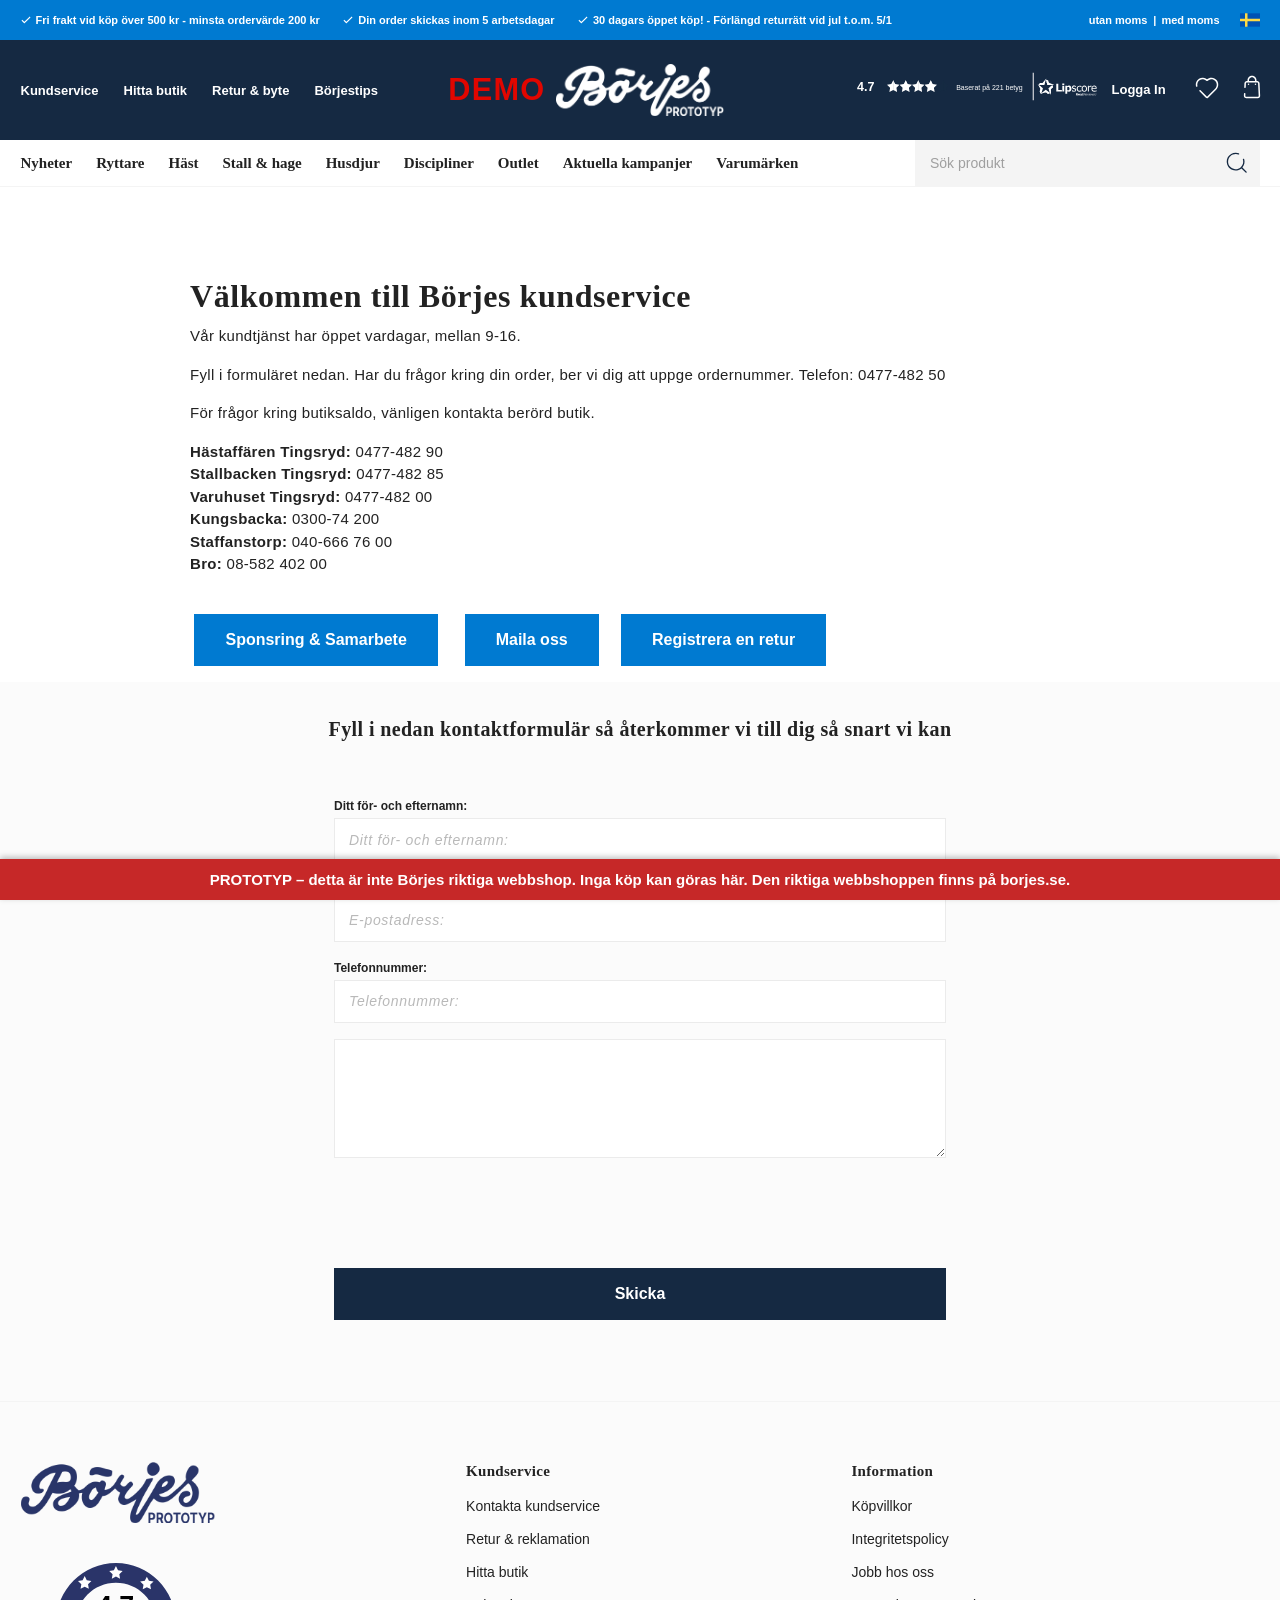
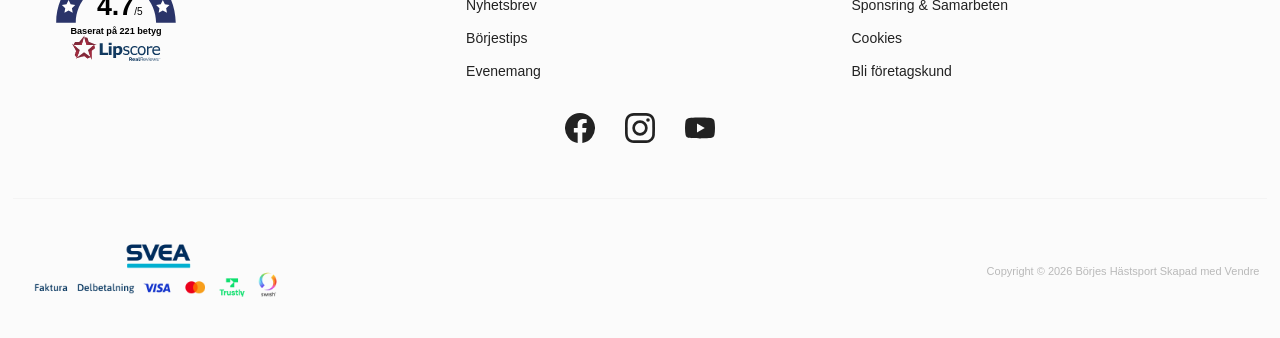
<file: kundservice.html>
<!DOCTYPE html>
<html class=" antialiased js flexbox flexboxlegacy canvas canvastext webgl no-touch geolocation postmessage no-websqldatabase indexeddb hashchange history draganddrop websockets rgba hsla multiplebgs backgroundsize borderimage borderradius boxshadow textshadow opacity cssanimations csscolumns cssgradients cssreflections csstransforms csstransforms3d csstransitions fontface generatedcontent video audio localstorage sessionstorage webworkers no-applicationcache svg inlinesvg smil svgclippaths" lang="sv" style=""><head>
<meta name="robots" content="noindex, nofollow">

<!-- Prototyp: statisk kopia av Börjes webbshop/kundservice/, sparad 2026-11-14 --><meta http-equiv="origin-trial" content="A7vZI3v+Gz7JfuRolKNM4Aff6zaGuT7X0mf3wtoZTnKv6497cVMnhy03KDqX7kBz/q/[base64]">
                  <title>[PROTOTYP] Börjes Hästsport | Allt för häst &amp; ryttare | stall &amp; hage | hund &amp; katt | online &amp; i butik | borjes.se | Börjes Hästsport</title>
<meta http-equiv="Content-Type" content="text/html; charset=UTF-8">
<meta http-equiv="X-UA-Compatible" content="IE=edge">
<meta name="format-detection" content="telephone=no">
<meta id="viewport" name="viewport" content="width=device-width, initial-scale=1.0, minimum-scale=1.0">
<meta name="description" content="Börjes Hästsport | Allt för häst &amp; ryttare | stall &amp; hage | hund &amp; katt | online &amp; i butik | borjes.se">
<meta name="keywords" content="kläder ryttare, stallprodukter, utrustning för häst, stängselprodukter, utrustning ryttare">

<meta name="dc.title" content="Börjes Hästsport | Allt för häst &amp; ryttare | stall &amp; hage | hund &amp; katt | online &amp; i butik | borjes.se | Börjes Hästsport">
<meta name="dc.description" content="Börjes Hästsport | Allt för häst &amp; ryttare | stall &amp; hage | hund &amp; katt | online &amp; i butik | borjes.se">
<meta name="dc.subject" content="kläder ryttare, stallprodukter, utrustning för häst, stängselprodukter, utrustning ryttare">
<meta name="dc.language" content="sv">
  <meta name="google-site-verification" content="SfPN7Jk8G46DrwIagdxfODOezpOkPfrOYcrnlEF5Uvs">


                    <link href="https://static.lipscore.com/assets/lipscore-v1-2e2951a46c8bf29aa4ba34b7e15ecba509a9e089b6c7ad5851e6581df7613bd4.css" rel="stylesheet"><link rel="alternate" href="https://revival-henrik.github.io/bt/" hreflang="da">
                        <link rel="alternate" href="https://revival-henrik.github.io/bt/" hreflang="no">
                        <link rel="alternate" href="kundservice.html" hreflang="sv">
      

  <link rel="canonical" href="kundservice.html">

          
          
                      <link rel="stylesheet" id="global-style" href="assets/borjes.se/static/b1a41b0163d9458955a8e86194603731c39952c1b711f62c3d8977c30b4164ea/template/borjes_live/temp/.build.css">
          
          	<link rel="icon" type="image/png" href="assets/borjes.se/image/6867/favicon.png" sizes="32x32">
	<link rel="apple-touch-icon" href="assets/borjes.se/image/6867/favicon.png" sizes="180x180">
                              <script type="application/ld+json" id="lipscore-richsnippet-organization">{
  "@context": "https://schema.org",
  "@type": "Organization",
  "@id": "https://revival-henrik.github.io/bt/",
  "url": "https://revival-henrik.github.io/bt/",
  "aggregateRating": {
    "@type": "AggregateRating",
    "ratingValue": "4.7",
    "bestRating": 5,
    "worstRating": 1,
    "ratingCount": "221"
  },
  "review": [],
  "name": "Borjes.SE"
}</script>
          

                    

          

                      

                      



                      


                                                                                                                                                          



                                                                  



                                                                                        


                      



          
          
        
                                                                                                                                                                                                
  <meta class="foundation-mq">

        
                                                              
        
                      <meta property="og:site_name" content="borjes.se">
    <meta property="og:title" content="Börjes Hästsport | Allt för häst &amp; ryttare | stall &amp; hage | hund &amp; katt | online &amp; i butik | borjes.se">
      <meta property="og:url" content="https://revival-henrik.github.io/bt/kundservice.html">
    <meta property="og:description" content="Börjes Hästsport | Allt för häst &amp; ryttare | stall &amp; hage | hund &amp; katt | online &amp; i butik | borjes.se">
  <meta property="og:type" content="website">
  <meta property="og:locale" content="sv_SE">
      <meta property="og:locale:alternate" content="en_US">
      <meta property="og:image" content="https://revival-henrik.github.io/bt/">
  <meta property="og:image:width" content="1200">
  <meta property="og:image:height" content="630">
        
          


  
    
  
  <!-- Google Consent Mode -->

  <!-- This has to be combined with an external cookie script for enabling storage -->

  
  <!-- End Google Consent Mode -->

    <!-- Google Tag Manager -->
    
  <!-- End Google Tag Manager -->

      
  
          <style type="text/css" id="CookieConsentStateDisplayStyles">.cookieconsent-optin-preferences,.cookieconsent-optin-statistics,.cookieconsent-optin-marketing,.cookieconsent-optin{display:none;}.cookieconsent-optout-preferences,.cookieconsent-optout-statistics,.cookieconsent-optout-marketing,.cookieconsent-optout{display:block;display:initial;}</style>


        

      <style id="ls-custom-styles">.lipscore-rating-star { fill: #2a3469; }

/* Rating star */

.lipscore-rating-star.lipscore-rating-star-inactive {
    fill: #bbbbbb;
}
.lipscore-star-incomplete .lipscore-star-last-half {
    fill: #bbbbbb;
}

/* Common rating widget  */

.lipscore-big-rating-value {
    font-weight: bold;
}
.lipscore-light-rating-value {
    color: #eeeeee;
}
.lipscore-big-rating-votes, .lipscore-compact-rating-votes {
    font-weight: normal;
    color: #716f6f;
}
.lipscore-compact-rating-value {
    font-weight: bold;
}
.lipscore-rating-selected-value {
    color: #000000;
    font-weight: bold;
}
.lipscore-rating-review-link {
    color: #1c78c8;
}
.lipscore-rating-small-votes {
    color: #716f6f;
}

/* Publish review form */

.lipscore-review-login-label, .lipscore-review-auth-header {
    color: #000000;
    font-family: "Helvetica Neue", Helvetica, Arial, sans-serif;
    font-weight: bold;
}
.lipscore-review-postbox {
    border: 1px solid #e7e7e7;
    border-radius: 4px;
}
.lipscore-review-textarea:empty:before {
    color: #6b6868;
}
.lipscore-review-textarea-placeholder {
    color: #6b6868;
    font-size: 14px;
    font-style: italic;
}
.lipscore-review-content-wrapper {
    background-color: #f2f2f2;
    border: 1px solid transparent;
    border-radius: 2px;
}

/* Publish review button */

.lipscore-btn {
    border: 1px solid transparent;
    border-radius: 2px;
    -webkit-box-shadow: none;
    box-shadow: none;
    font-weight: normal;
}
.lipscore-btn-dark {
    background-color: #666666;
    color: #ffffff;
}

/* Review author information */
.lipscore-strong {
    font-weight: bold;
}
.lipscore-text-muted {
    color: #716f6f;
}

/* Review publication alerts */

.lipscore-alert {
    border: 1px solid transparent;
    border-radius: 4px;
}
.lipscore-alert-error {
    background-color: #ffb2a1;
}
.lipscore-alert-error > .lipscore-alert-text {
    color: #c1272d;
}
.lipscore-alert-text {
    font-style: italic;
}
.lipscore-alert-success {
    background-color: #78ec89;
}
.lipscore-alert-success > .lipscore-alert-text {
    color: #036805;
}
.lipscore-alert-warning {
    background-color: #eee8a0;
}
.lipscore-alert-warning > .lipscore-alert-text {
    color: #767933;
}

/* Review box in Review list */

.lipscore-review-box {
    border: 1px solid #e7e7e7;
    border-radius: 4px;
}
.lipscore-review-content {
    background-color: #f2f2f2;
}
.lipscore-review-date {
    color: #716f6f;
}
.lipscore-review-footer {
    background-color: #f2f2f2;
    border-bottom-left-radius: 2px;
    border-bottom-right-radius: 2px;
    color: #4d4d4d;
}
.lipscore-review-purchase {
    color: #5b8031;
}
.lipscore-review-text, .lipscore-review-reply {
    color: #333333;
}
.lipscore-review-vote-thumb {
    color: #4d4d4d;
}

/* Review reply */

.lipscore-review-reply {
    background-color: #fcfcfc;
    border-radius: 2px;
}
.lipscore-review-reply:before {
    border-right-color: #fcfcfc;
}

/* Review media controls */

.lipscore-review-media-frame {
    border: 1px solid transparent;
    border-radius: 2px;
}
.lipscore-review-media-frame:hover {
    border-color: #777777;
}
.lipscore-review-media-frame-active {
    border-color: #777777;
}
.lipscore-review-media-image {
    border: 0 none;
    border-radius: 2px;
}
.lipscore-review-media-loader {
    border: 1px solid #777777;
    border-radius: 2px;
}
.lipscore-review-product-info {
    color: #6b6868;
}
.lipscore-show-review-original-text-btn, .lipscore-hide-review-original-text-btn {
    color: #6b6868;
}

/* Review list paginator */

.lipscore-paginator {
    border-radius: 4px;
}
.lipscore-paginator li a, .lipscore-paginator li span {
    background-color: #ffffff;
    border: 1px solid #dddddd;
    color: #333333;
}
.lipscore-paginator li:first-child a, .lipscore-paginator li:first-child span {
    border-bottom-left-radius: 4px;
    border-top-left-radius: 4px;
}
.lipscore-paginator li:last-child a, .lipscore-paginator li:last-child span {
    border-bottom-right-radius: 4px;
    border-top-right-radius: 4px;
}
.lipscore-paginator li a:hover, .lipscore-paginator li span:hover, .lipscore-paginator li a:focus, .lipscore-paginator li span:focus {
    background-color: #eeeeee;
}
.lipscore-paginator .active a, .lipscore-paginator .active span, .lipscore-paginator .active a:hover, .lipscore-paginator .active span:hover, .lipscore-paginator .active a:focus, .lipscore-paginator .active span:focus {
    background-color: #666666;
    border-color: #666666;
    color: #ffffff;
}

/* Service review widgets */

.lipscore-service-review-modal {
    background-color: #ffffff;
    font-family: "Open Sans", sans-serif;
}
.lipscore-service-review-modal .lipscore-modal-header {
    background-color: #f2f2f2;
}
.lipscore-service-review-modal-distribution-title {
    color: #000000;
    font-weight: bold;
}
.lipscore-service-review-testimonial {
    border: 1px solid #e7e7e7;
    border-radius: 4px;
    font-family: "Open Sans", sans-serif;
}

/* Testimonial widget */

.lipscore-testimonial-slider-text {
    font-style: italic;
}
.lipscore-testimonial-slider-tick {
    color: #d8d8d8;
}
.lipscore-testimonial-slider-tick.lipscore-tick-active {
    color: #8b8b8b;
}
.lipscore-testimonial-content .lipscore-icon-quote-left:before {
    color: #f3f3f3;
}
.lipscore-testimonial-user {
    font-weight: bold;
}
.lipscore-testimonial-text {
    font-style: italic;
}

/* Landing page */

.lipscore-reviews-modal-thank {
    color: #5c8033;
    font-weight: bold;
}
.lipscore-reviews-modal-hope {
    color: #6e6e6e;
}
.lipscore-reviews-modal-items {
    background: #f7f7f7;
}
.lipscore-reviews-modal-inner-title {
    color: #4a4a4a;
    font-weight: bold;
}
.lipscore-reviews-modal-discount {
    color: #5c8033;
    font-weight: bold;
}
.lipscore-reviews-modal-product-name {
    color: #4a4a4a;
    font-weight: bold;
}
.lipscore-reviews-products-wrapper {
    background: #fdfdfd;
    border: 1px solid #e4e4e4;
    border-radius: 4px;
}
.lipscore-product-row {
    border-bottom: 1px solid #e4e4e4;
}
.lipscore-reviews-modal .lipscore-review-postbox {
    background: #ffffff;
    border: 1px solid #e5e7eb;
    border-radius: 12px;
}
.lipscore-reviews-modal .lipscore-review-content-wrapper {
    background: #f9fafb;
    border: 1px solid #e5e7eb;
    border-radius: 8px;
}
.lipscore-reviews-modal .lipscore-review-content-wrapper:focus-within {
    background: #ffffff;
    border-color: #808080;
}
.lipscore-reviews-modal .lipscore-review-button-image {
    background: #ffffff;
    border: 1px solid #d1d5db;
    border-radius: 8px;
    color: #374151;
    font-weight: 600;
}
.lipscore-reviews-modal .lipscore-review-button-image:hover {
    background: #eef2ff;
    border-color: #6366f1;
    color: #4338ca;
}
.lipscore-reviews-modal .lipscore-review-button-image-text {
    color: #000000;
    font-size: 14px;
}
.lipscore-reviews-modal .lipscore-review-post-button {
    background: #666666;
    border: none;
    border-radius: 8px;
    color: #ffffff;
    font-weight: 600;
}
.lipscore-reviews-modal .lipscore-review-post-button:hover {
    background: #555555;
}
.lipscore-reviews-modal .lipscore-review-post-button:active {
    background: #444444;
}
.lipscore-reviews-modal .lipscore-alert-text {
    font-size: 15px;
}
.lipscore-reviews-modal .lipscore-review-header {
    color: #374151;
    font-size: 14px;
    font-weight: 500;
}
.lipscore-reviews-modal .lipscore-review-footer {
    color: #6b7280;
    font-size: 13px;
}
.lipscore-reviews-modal .lipscore-review-media-box-wrapper {
    background: #f9fafb;
    border: 1.5px dashed #cbd5e1;
    border-radius: 10px;
}
.lipscore-reviews-modal .lipscore-review-media-box-wrapper:hover {
    background: #f3f4f6;
    border-color: #808080;
}
.lipscore-reviews-modal .lipscore-review-media-box-wrapper .lipscore-icon-image {
    color: #000000;
}
.lipscore-reviews-modal .lipscore-review-media-box-wrapper .lipscore-icon-image::before {
    font-size: 20px;
}
.lipscore-reviews-modal .lipscore-reviews-modal-items {
    background: #ffffff;
    border-radius: 12px;
}

/* Login popover */

.lipscore-login-popover {
    border: 1px solid rgba(0, 0, 0, 0.2);
    border-radius: 6px;
    -webkit-box-shadow: 0 5px 10px rgba(0, 0, 0, 0.2);
    box-shadow: 0 5px 10px rgba(0, 0, 0, 0.2);
}
.lipscore-login-popover-top {
    background-color: #f7f7f7;
    border-bottom: 1px solid #ebebeb;
    border-radius: 5px 5px 0 0;
    color: #333333;
    font-weight: bold;
}

/* Dropdowns (user menu, report review menu) */

.lipscore-dropdown-menu {
    background-color: #ffffff;
    border: solid #a0a0a0;
    border-radius: 2px;
    border-width: 1px;
}
.lipscore-dropdown-menu-item:hover {
    background-color: #6a95b0;
    color: white !important;
}
.lipscore-dropdown-menu-item:active, .lipscore-dropdown-menu-item:visited, .lipscore-dropdown-menu-item:link {
    color: inherit;
    outline: none;
    text-decoration: none;
}
.lipscore-dropdown-toggle:hover {
    color: #777777;
}
.lipscore-dropdown-toggle:hover .lipscore-caret {
    border-top: 4px solid #777777;
}
.lipscore-flags-dropdown {
    color: #4d4d4d;
}
.lipscore-flags-tick {
    color: #4d4d4d;
}
.lipscore-user-dropdown > .lipscore-dropdown-menu {
    color: #4d4d4d;
}
.lipscore-service-review-badge-small-long text {
    fill: #FFFFFF!important; /* For SVG text elements */
}

.lipscore-service-review-badge-small-long .lipscore-service-review-logo * {
    fill: #FFFFFF !important;
}



/* */
.lipscore-service-review-badge-starred,
.lipscore-keyboard-navigable,
.lipscore-service-review-modal-toggle,
.lipscore-service-review-badge-rating-text {
  fill: black !important; 
}

/*  */
.lipscore-service-review-badge-starred.lipscore-service-review-modal-toggle .lipscore-service-review-badge-svg .lipscore-service-review-badge-votes-text,
.lipscore-service-review-badge-starred.lipscore-service-review-modal-toggle .lipscore-service-review-badge-svg .lipscore-service-review-badge-rating-text {
  fill: black;
}

/* Target the main rating number */
.lipscore-service-review-badge-starred .lipscore-service-review-badge-rating-value {
    font-size: 530px !important;
}

/* Target the "/5" text */
.lipscore-service-review-badge-starred .lipscore-service-review-badge-rating-text tspan:last-child {
    font-size: 200px !important;
}


.lipscore-service-review-badge-starred .lipscore-service-review-badge-votes-text,
.lipscore-service-review-badge-starred .lipscore-service-review-badge-votes-text tspan {
    font-size: 180px !important;
    font-weight: 700 !important;
}

.lipscore-review-list .lipscore-review-summary-content {
  gap: 15%;
}

@media (max-width: 768px) {
  .lipscore-review-list .lipscore-review-summary-content {
    gap: 0;
  }
}
.lipscore-rating-small .lipscore-svg-rating-star {
width: 15px;
height: 15px;
}
.lipscore-review-list .lipscore-real-reviews-badge-container{
    display: none;
}
.lipscore-service-review-badge-starred .lipscore-service-review-badge-arc-base {
    fill: #2a3469;
}
/* Only inside this Lipscore badge element */
.lipscore-service-review-badge-small-long .lipscore-rating-star.lipscore-svg-rating-star path {
  fill: #fff !important;
}

.lipscore-service-review-badge-small-long
  .lipscore-rating-star.lipscore-star-incomplete.lipscore-svg-rating-star path {
  fill: #152a42 !important;
}</style></head>

      <body class="wrapper-gallery"><div id="prototyp-banner" style="position:fixed;left:0;right:0;bottom:0;z-index:2147483647;background:#c62828;color:#fff;font:600 15px/1.4 -apple-system,Segoe UI,Helvetica,Arial,sans-serif;text-align:center;padding:10px 16px;box-shadow:0 -2px 6px rgba(0,0,0,.25)">PROTOTYP – detta är inte Börjes riktiga webbshop. Inga köp kan göras här. Den riktiga webbshoppen finns på borjes.se.</div><div id="image-overlay" data-image-overlay=""></div>
                  <!-- Google Tag Manager (noscript) -->
          
          <!-- End Google Tag Manager (noscript) -->
                <aside class="mobile-menu header2" data-push="" data-slide-in-object="data-mobile-menu">
  <div class="mobile-menu-wrapper">

                            <ul>
            <li class="parent">
                              <a href="https://revival-henrik.github.io/bt/" title="Nyheter">Nyheter</a>
                          </li>
          </ul>
                  <ul>
            <li class="parent">
                              <span data-parent=""><svg width="10" height="10" viewBox="0 0 10 10" fill="none" xmlns="http://www.w3.org/2000/svg">
<rect x="4.11133" width="1.77778" height="10" fill="#222222"></rect>
<rect x="10" y="4.11111" width="1.77778" height="10" transform="rotate(90 10 4.11111)" fill="#222222"></rect>
</svg>
<svg width="10" height="10" viewBox="0 0 10 10" fill="none" xmlns="http://www.w3.org/2000/svg">
<rect x="10" y="4.11111" width="1.77778" height="10" transform="rotate(90 10 4.11111)" fill="#222222"></rect>
</svg>
</span>
                <a href="#" title="Ryttare" data-parent="">Ryttare</a>
                      <ul class="menu-level-1">
          <li><a href="https://revival-henrik.github.io/bt/">Visa allt inom Ryttare</a></li>
              <li class="parent">        <span data-parent=""><svg width="10" height="10" viewBox="0 0 10 10" fill="none" xmlns="http://www.w3.org/2000/svg">
<rect x="4.11133" width="1.77778" height="10" fill="#222222"></rect>
<rect x="10" y="4.11111" width="1.77778" height="10" transform="rotate(90 10 4.11111)" fill="#222222"></rect>
</svg>
<svg width="10" height="10" viewBox="0 0 10 10" fill="none" xmlns="http://www.w3.org/2000/svg">
<rect x="10" y="4.11111" width="1.77778" height="10" transform="rotate(90 10 4.11111)" fill="#222222"></rect>
</svg>
</span>        <a href="https://revival-henrik.github.io/bt/" data-parent="">Damkläder</a>
                        <ul class="menu-level-2">
          <li><a href="https://revival-henrik.github.io/bt/">Visa allt inom Damkläder</a></li>
              <li class="">        <a href="https://revival-henrik.github.io/bt/">Jackor &amp; Västar</a>
              </li>
          <li class="">        <a href="https://revival-henrik.github.io/bt/">Tröjor</a>
              </li>
          <li class="">        <a href="https://revival-henrik.github.io/bt/">Toppar</a>
              </li>
          <li class="">        <a href="https://revival-henrik.github.io/bt/">Ridbyxor</a>
              </li>
          <li class="">        <a href="https://revival-henrik.github.io/bt/">Ridtights</a>
              </li>
          <li class="">        <a href="https://revival-henrik.github.io/bt/">Strumpor</a>
              </li>
          <li class="">        <a href="https://revival-henrik.github.io/bt/">Underkläder</a>
              </li>
      </ul>

              </li>
          <li class="parent">        <span data-parent=""><svg width="10" height="10" viewBox="0 0 10 10" fill="none" xmlns="http://www.w3.org/2000/svg">
<rect x="4.11133" width="1.77778" height="10" fill="#222222"></rect>
<rect x="10" y="4.11111" width="1.77778" height="10" transform="rotate(90 10 4.11111)" fill="#222222"></rect>
</svg>
<svg width="10" height="10" viewBox="0 0 10 10" fill="none" xmlns="http://www.w3.org/2000/svg">
<rect x="10" y="4.11111" width="1.77778" height="10" transform="rotate(90 10 4.11111)" fill="#222222"></rect>
</svg>
</span>        <a href="https://revival-henrik.github.io/bt/" data-parent="">Herrkläder</a>
                        <ul class="menu-level-2">
          <li><a href="https://revival-henrik.github.io/bt/">Visa allt inom Herrkläder</a></li>
              <li class="">        <a href="https://revival-henrik.github.io/bt/">Jackor &amp; överdelar</a>
              </li>
          <li class="">        <a href="https://revival-henrik.github.io/bt/">Ridbyxa</a>
              </li>
          <li class="">        <a href="https://revival-henrik.github.io/bt/">Strumpor</a>
              </li>
      </ul>

              </li>
          <li class="parent">        <span data-parent=""><svg width="10" height="10" viewBox="0 0 10 10" fill="none" xmlns="http://www.w3.org/2000/svg">
<rect x="4.11133" width="1.77778" height="10" fill="#222222"></rect>
<rect x="10" y="4.11111" width="1.77778" height="10" transform="rotate(90 10 4.11111)" fill="#222222"></rect>
</svg>
<svg width="10" height="10" viewBox="0 0 10 10" fill="none" xmlns="http://www.w3.org/2000/svg">
<rect x="10" y="4.11111" width="1.77778" height="10" transform="rotate(90 10 4.11111)" fill="#222222"></rect>
</svg>
</span>        <a href="https://revival-henrik.github.io/bt/" data-parent="">Barnkläder</a>
                        <ul class="menu-level-2">
          <li><a href="https://revival-henrik.github.io/bt/">Visa allt inom Barnkläder</a></li>
              <li class="">        <a href="https://revival-henrik.github.io/bt/">Jackor &amp; västar</a>
              </li>
          <li class="">        <a href="https://revival-henrik.github.io/bt/">Tröjor</a>
              </li>
          <li class="">        <a href="https://revival-henrik.github.io/bt/">Toppar</a>
              </li>
          <li class="">        <a href="https://revival-henrik.github.io/bt/">Ridbyxor</a>
              </li>
          <li class="">        <a href="https://revival-henrik.github.io/bt/">Ridtights</a>
              </li>
          <li class="">        <a href="https://revival-henrik.github.io/bt/">Strumpor</a>
              </li>
      </ul>

              </li>
          <li class="parent">        <span data-parent=""><svg width="10" height="10" viewBox="0 0 10 10" fill="none" xmlns="http://www.w3.org/2000/svg">
<rect x="4.11133" width="1.77778" height="10" fill="#222222"></rect>
<rect x="10" y="4.11111" width="1.77778" height="10" transform="rotate(90 10 4.11111)" fill="#222222"></rect>
</svg>
<svg width="10" height="10" viewBox="0 0 10 10" fill="none" xmlns="http://www.w3.org/2000/svg">
<rect x="10" y="4.11111" width="1.77778" height="10" transform="rotate(90 10 4.11111)" fill="#222222"></rect>
</svg>
</span>        <a href="https://revival-henrik.github.io/bt/" data-parent="">Accessoarer</a>
                        <ul class="menu-level-2">
          <li><a href="https://revival-henrik.github.io/bt/">Visa allt inom Accessoarer</a></li>
              <li class="">        <a href="https://revival-henrik.github.io/bt/">Handskar</a>
              </li>
          <li class="">        <a href="https://revival-henrik.github.io/bt/">Kepsar, mössor och pannband</a>
              </li>
          <li class="">        <a href="https://revival-henrik.github.io/bt/">Smycken</a>
              </li>
          <li class="">        <a href="https://revival-henrik.github.io/bt/">Övrigt</a>
              </li>
      </ul>

              </li>
          <li class="parent">        <span data-parent=""><svg width="10" height="10" viewBox="0 0 10 10" fill="none" xmlns="http://www.w3.org/2000/svg">
<rect x="4.11133" width="1.77778" height="10" fill="#222222"></rect>
<rect x="10" y="4.11111" width="1.77778" height="10" transform="rotate(90 10 4.11111)" fill="#222222"></rect>
</svg>
<svg width="10" height="10" viewBox="0 0 10 10" fill="none" xmlns="http://www.w3.org/2000/svg">
<rect x="10" y="4.11111" width="1.77778" height="10" transform="rotate(90 10 4.11111)" fill="#222222"></rect>
</svg>
</span>        <a href="https://revival-henrik.github.io/bt/" data-parent="">Ryttarutrustning</a>
                        <ul class="menu-level-2">
          <li><a href="https://revival-henrik.github.io/bt/">Visa allt inom Ryttarutrustning</a></li>
              <li class="">        <a href="https://revival-henrik.github.io/bt/">Ridhjälmar</a>
              </li>
          <li class="">        <a href="https://revival-henrik.github.io/bt/">Säkerhetsvästar</a>
              </li>
          <li class="">        <a href="https://revival-henrik.github.io/bt/">Reflexer</a>
              </li>
          <li class="">        <a href="https://revival-henrik.github.io/bt/">Sporrar</a>
              </li>
          <li class="">        <a href="https://revival-henrik.github.io/bt/">Spö</a>
              </li>
          <li class="">        <a href="https://revival-henrik.github.io/bt/">Ryttarvård</a>
              </li>
      </ul>

              </li>
          <li class="parent">        <span data-parent=""><svg width="10" height="10" viewBox="0 0 10 10" fill="none" xmlns="http://www.w3.org/2000/svg">
<rect x="4.11133" width="1.77778" height="10" fill="#222222"></rect>
<rect x="10" y="4.11111" width="1.77778" height="10" transform="rotate(90 10 4.11111)" fill="#222222"></rect>
</svg>
<svg width="10" height="10" viewBox="0 0 10 10" fill="none" xmlns="http://www.w3.org/2000/svg">
<rect x="10" y="4.11111" width="1.77778" height="10" transform="rotate(90 10 4.11111)" fill="#222222"></rect>
</svg>
</span>        <a href="https://revival-henrik.github.io/bt/" data-parent="">Skor, stövlar &amp; chaps</a>
                        <ul class="menu-level-2">
          <li><a href="https://revival-henrik.github.io/bt/">Visa allt inom Skor, stövlar &amp; chaps</a></li>
              <li class="">        <a href="https://revival-henrik.github.io/bt/">Skor</a>
              </li>
          <li class="">        <a href="https://revival-henrik.github.io/bt/">Stövlar</a>
              </li>
          <li class="">        <a href="https://revival-henrik.github.io/bt/">Chaps &amp; leggings</a>
              </li>
          <li class="">        <a href="https://revival-henrik.github.io/bt/">Tillbehör skor</a>
              </li>
      </ul>

              </li>
          <li class="parent">        <span data-parent=""><svg width="10" height="10" viewBox="0 0 10 10" fill="none" xmlns="http://www.w3.org/2000/svg">
<rect x="4.11133" width="1.77778" height="10" fill="#222222"></rect>
<rect x="10" y="4.11111" width="1.77778" height="10" transform="rotate(90 10 4.11111)" fill="#222222"></rect>
</svg>
<svg width="10" height="10" viewBox="0 0 10 10" fill="none" xmlns="http://www.w3.org/2000/svg">
<rect x="10" y="4.11111" width="1.77778" height="10" transform="rotate(90 10 4.11111)" fill="#222222"></rect>
</svg>
</span>        <a href="https://revival-henrik.github.io/bt/" data-parent="">Övrigt</a>
                        <ul class="menu-level-2">
          <li><a href="https://revival-henrik.github.io/bt/">Visa allt inom Övrigt</a></li>
              <li class="">        <a href="https://revival-henrik.github.io/bt/">Hem &amp; Presenter</a>
              </li>
          <li class="">        <a href="https://revival-henrik.github.io/bt/">Käpphästar &amp; Leksaker</a>
              </li>
          <li class="">        <a href="https://revival-henrik.github.io/bt/">Brodyr</a>
              </li>
          <li class="">        <a href="https://revival-henrik.github.io/bt/">Jul </a>
              </li>
          <li class="">        <a href="https://revival-henrik.github.io/bt/">Presentkort</a>
              </li>
          <li class="">        <a href="https://revival-henrik.github.io/bt/">Tävling</a>
              </li>
      </ul>

              </li>
      </ul>

                          </li>
          </ul>
                  <ul>
            <li class="parent">
                              <span data-parent=""><svg width="10" height="10" viewBox="0 0 10 10" fill="none" xmlns="http://www.w3.org/2000/svg">
<rect x="4.11133" width="1.77778" height="10" fill="#222222"></rect>
<rect x="10" y="4.11111" width="1.77778" height="10" transform="rotate(90 10 4.11111)" fill="#222222"></rect>
</svg>
<svg width="10" height="10" viewBox="0 0 10 10" fill="none" xmlns="http://www.w3.org/2000/svg">
<rect x="10" y="4.11111" width="1.77778" height="10" transform="rotate(90 10 4.11111)" fill="#222222"></rect>
</svg>
</span>
                <a href="#" title="Häst" data-parent="">Häst</a>
                      <ul class="menu-level-1">
          <li><a href="https://revival-henrik.github.io/bt/">Visa allt inom Häst</a></li>
              <li class="parent">        <span data-parent=""><svg width="10" height="10" viewBox="0 0 10 10" fill="none" xmlns="http://www.w3.org/2000/svg">
<rect x="4.11133" width="1.77778" height="10" fill="#222222"></rect>
<rect x="10" y="4.11111" width="1.77778" height="10" transform="rotate(90 10 4.11111)" fill="#222222"></rect>
</svg>
<svg width="10" height="10" viewBox="0 0 10 10" fill="none" xmlns="http://www.w3.org/2000/svg">
<rect x="10" y="4.11111" width="1.77778" height="10" transform="rotate(90 10 4.11111)" fill="#222222"></rect>
</svg>
</span>        <a href="https://revival-henrik.github.io/bt/" data-parent="">Skötsel &amp; vård</a>
                        <ul class="menu-level-2">
          <li><a href="https://revival-henrik.github.io/bt/">Visa allt inom Skötsel &amp; vård</a></li>
              <li class="">        <a href="https://revival-henrik.github.io/bt/">Ryktsaker</a>
              </li>
          <li class="">        <a href="https://revival-henrik.github.io/bt/">Schampo &amp; pälsglans</a>
              </li>
          <li class="">        <a href="https://revival-henrik.github.io/bt/">Liniment</a>
              </li>
          <li class="">        <a href="https://revival-henrik.github.io/bt/">Sårvård</a>
              </li>
          <li class="">        <a href="https://revival-henrik.github.io/bt/">Lädervård</a>
              </li>
          <li class="">        <a href="https://revival-henrik.github.io/bt/">Hovvård</a>
              </li>
          <li class="">        <a href="https://revival-henrik.github.io/bt/">Klippmaskiner</a>
              </li>
      </ul>

              </li>
          <li class="parent">        <span data-parent=""><svg width="10" height="10" viewBox="0 0 10 10" fill="none" xmlns="http://www.w3.org/2000/svg">
<rect x="4.11133" width="1.77778" height="10" fill="#222222"></rect>
<rect x="10" y="4.11111" width="1.77778" height="10" transform="rotate(90 10 4.11111)" fill="#222222"></rect>
</svg>
<svg width="10" height="10" viewBox="0 0 10 10" fill="none" xmlns="http://www.w3.org/2000/svg">
<rect x="10" y="4.11111" width="1.77778" height="10" transform="rotate(90 10 4.11111)" fill="#222222"></rect>
</svg>
</span>        <a href="https://revival-henrik.github.io/bt/" data-parent="">Hästtäcken</a>
                        <ul class="menu-level-2">
          <li><a href="https://revival-henrik.github.io/bt/">Visa allt inom Hästtäcken</a></li>
              <li class="">        <a href="https://revival-henrik.github.io/bt/">Regntäcken</a>
              </li>
          <li class="">        <a href="https://revival-henrik.github.io/bt/">Övergångstäcken</a>
              </li>
          <li class="">        <a href="https://revival-henrik.github.io/bt/">Stalltäcken</a>
              </li>
          <li class="">        <a href="kategori-vintertacken.html">Vintertäcken</a>
              </li>
          <li class="">        <a href="https://revival-henrik.github.io/bt/">Ridtäcke</a>
              </li>
          <li class="">        <a href="https://revival-henrik.github.io/bt/">Flug- &amp; Eksemtäcken</a>
              </li>
          <li class="">        <a href="https://revival-henrik.github.io/bt/">Hals &amp; Liner</a>
              </li>
          <li class="">        <a href="https://revival-henrik.github.io/bt/">Tillbehör täcken</a>
              </li>
      </ul>

              </li>
          <li class="parent">        <span data-parent=""><svg width="10" height="10" viewBox="0 0 10 10" fill="none" xmlns="http://www.w3.org/2000/svg">
<rect x="4.11133" width="1.77778" height="10" fill="#222222"></rect>
<rect x="10" y="4.11111" width="1.77778" height="10" transform="rotate(90 10 4.11111)" fill="#222222"></rect>
</svg>
<svg width="10" height="10" viewBox="0 0 10 10" fill="none" xmlns="http://www.w3.org/2000/svg">
<rect x="10" y="4.11111" width="1.77778" height="10" transform="rotate(90 10 4.11111)" fill="#222222"></rect>
</svg>
</span>        <a href="https://revival-henrik.github.io/bt/" data-parent="">Grimmor &amp; grimskaft</a>
                        <ul class="menu-level-2">
          <li><a href="https://revival-henrik.github.io/bt/">Visa allt inom Grimmor &amp; grimskaft</a></li>
              <li class="">        <a href="https://revival-henrik.github.io/bt/">Grimmor</a>
              </li>
          <li class="">        <a href="https://revival-henrik.github.io/bt/">Grimskaft</a>
              </li>
          <li class="">        <a href="https://revival-henrik.github.io/bt/">Tillbehör</a>
              </li>
      </ul>

              </li>
          <li class="parent">        <span data-parent=""><svg width="10" height="10" viewBox="0 0 10 10" fill="none" xmlns="http://www.w3.org/2000/svg">
<rect x="4.11133" width="1.77778" height="10" fill="#222222"></rect>
<rect x="10" y="4.11111" width="1.77778" height="10" transform="rotate(90 10 4.11111)" fill="#222222"></rect>
</svg>
<svg width="10" height="10" viewBox="0 0 10 10" fill="none" xmlns="http://www.w3.org/2000/svg">
<rect x="10" y="4.11111" width="1.77778" height="10" transform="rotate(90 10 4.11111)" fill="#222222"></rect>
</svg>
</span>        <a href="https://revival-henrik.github.io/bt/" data-parent="">Benskydd &amp; benlindor</a>
                        <ul class="menu-level-2">
          <li><a href="https://revival-henrik.github.io/bt/">Visa allt inom Benskydd &amp; benlindor</a></li>
              <li class="">        <a href="https://revival-henrik.github.io/bt/">Benlindor &amp; paddar</a>
              </li>
          <li class="">        <a href="https://revival-henrik.github.io/bt/">Boots</a>
              </li>
          <li class="">        <a href="https://revival-henrik.github.io/bt/">Damasker &amp; senskydd</a>
              </li>
          <li class="">        <a href="https://revival-henrik.github.io/bt/">Strykkappor</a>
              </li>
          <li class="">        <a href="https://revival-henrik.github.io/bt/">Transportskydd</a>
              </li>
      </ul>

              </li>
          <li class="parent">        <span data-parent=""><svg width="10" height="10" viewBox="0 0 10 10" fill="none" xmlns="http://www.w3.org/2000/svg">
<rect x="4.11133" width="1.77778" height="10" fill="#222222"></rect>
<rect x="10" y="4.11111" width="1.77778" height="10" transform="rotate(90 10 4.11111)" fill="#222222"></rect>
</svg>
<svg width="10" height="10" viewBox="0 0 10 10" fill="none" xmlns="http://www.w3.org/2000/svg">
<rect x="10" y="4.11111" width="1.77778" height="10" transform="rotate(90 10 4.11111)" fill="#222222"></rect>
</svg>
</span>        <a href="https://revival-henrik.github.io/bt/" data-parent="">Sadlar &amp; tillbehör</a>
                        <ul class="menu-level-2">
          <li><a href="https://revival-henrik.github.io/bt/">Visa allt inom Sadlar &amp; tillbehör</a></li>
              <li class="">        <a href="https://revival-henrik.github.io/bt/">Schabrak &amp; vojlock</a>
              </li>
          <li class="">        <a href="https://revival-henrik.github.io/bt/">Sadelpaddar</a>
              </li>
          <li class="">        <a href="https://revival-henrik.github.io/bt/">Sadelgjord</a>
              </li>
          <li class="">        <a href="https://revival-henrik.github.io/bt/">Stigläder &amp; stigbyglar</a>
              </li>
          <li class="">        <a href="https://revival-henrik.github.io/bt/">Sadlar</a>
              </li>
          <li class="">        <a href="https://revival-henrik.github.io/bt/">Begagnade sadlar</a>
              </li>
          <li class="">        <a href="https://revival-henrik.github.io/bt/">Bomlösa sadlar</a>
              </li>
          <li class="">        <a href="https://revival-henrik.github.io/bt/">Sadeltillbehör</a>
              </li>
      </ul>

              </li>
          <li class="parent">        <span data-parent=""><svg width="10" height="10" viewBox="0 0 10 10" fill="none" xmlns="http://www.w3.org/2000/svg">
<rect x="4.11133" width="1.77778" height="10" fill="#222222"></rect>
<rect x="10" y="4.11111" width="1.77778" height="10" transform="rotate(90 10 4.11111)" fill="#222222"></rect>
</svg>
<svg width="10" height="10" viewBox="0 0 10 10" fill="none" xmlns="http://www.w3.org/2000/svg">
<rect x="10" y="4.11111" width="1.77778" height="10" transform="rotate(90 10 4.11111)" fill="#222222"></rect>
</svg>
</span>        <a href="https://revival-henrik.github.io/bt/" data-parent="">Träns &amp; tyglar</a>
                        <ul class="menu-level-2">
          <li><a href="https://revival-henrik.github.io/bt/">Visa allt inom Träns &amp; tyglar</a></li>
              <li class="">        <a href="https://revival-henrik.github.io/bt/">Träns</a>
              </li>
          <li class="">        <a href="https://revival-henrik.github.io/bt/">Bett</a>
              </li>
          <li class="">        <a href="https://revival-henrik.github.io/bt/">Tyglar</a>
              </li>
          <li class="">        <a href="https://revival-henrik.github.io/bt/">Martingal &amp; förbygel</a>
              </li>
          <li class="">        <a href="https://revival-henrik.github.io/bt/">Hjälptyglar</a>
              </li>
          <li class="">        <a href="https://revival-henrik.github.io/bt/">Pannband</a>
              </li>
          <li class="">        <a href="https://revival-henrik.github.io/bt/">Nosgrimmor</a>
              </li>
          <li class="">        <a href="https://revival-henrik.github.io/bt/">Tillbehör</a>
              </li>
      </ul>

              </li>
          <li class="">        <a href="https://revival-henrik.github.io/bt/">Longering &amp; tömkörning</a>
              </li>
          <li class="parent">        <span data-parent=""><svg width="10" height="10" viewBox="0 0 10 10" fill="none" xmlns="http://www.w3.org/2000/svg">
<rect x="4.11133" width="1.77778" height="10" fill="#222222"></rect>
<rect x="10" y="4.11111" width="1.77778" height="10" transform="rotate(90 10 4.11111)" fill="#222222"></rect>
</svg>
<svg width="10" height="10" viewBox="0 0 10 10" fill="none" xmlns="http://www.w3.org/2000/svg">
<rect x="10" y="4.11111" width="1.77778" height="10" transform="rotate(90 10 4.11111)" fill="#222222"></rect>
</svg>
</span>        <a href="https://revival-henrik.github.io/bt/" data-parent="">Flugskydd</a>
                        <ul class="menu-level-2">
          <li><a href="https://revival-henrik.github.io/bt/">Visa allt inom Flugskydd</a></li>
              <li class="">        <a href="https://revival-henrik.github.io/bt/">Flughuvor</a>
              </li>
          <li class="">        <a href="https://revival-henrik.github.io/bt/">Flugmedel</a>
              </li>
          <li class="">        <a href="https://revival-henrik.github.io/bt/">Flugtäcken</a>
              </li>
      </ul>

              </li>
          <li class="">        <a href="https://revival-henrik.github.io/bt/">Reflexer</a>
              </li>
          <li class="parent">        <span data-parent=""><svg width="10" height="10" viewBox="0 0 10 10" fill="none" xmlns="http://www.w3.org/2000/svg">
<rect x="4.11133" width="1.77778" height="10" fill="#222222"></rect>
<rect x="10" y="4.11111" width="1.77778" height="10" transform="rotate(90 10 4.11111)" fill="#222222"></rect>
</svg>
<svg width="10" height="10" viewBox="0 0 10 10" fill="none" xmlns="http://www.w3.org/2000/svg">
<rect x="10" y="4.11111" width="1.77778" height="10" transform="rotate(90 10 4.11111)" fill="#222222"></rect>
</svg>
</span>        <a href="https://revival-henrik.github.io/bt/" data-parent="">Hovslageri</a>
                        <ul class="menu-level-2">
          <li><a href="https://revival-henrik.github.io/bt/">Visa allt inom Hovslageri</a></li>
              <li class="">        <a href="https://revival-henrik.github.io/bt/">Hästskor</a>
              </li>
          <li class="">        <a href="https://revival-henrik.github.io/bt/">Söm</a>
              </li>
          <li class="">        <a href="https://revival-henrik.github.io/bt/">Verktyg</a>
              </li>
          <li class="">        <a href="https://revival-henrik.github.io/bt/">Tillbehör hovslageri</a>
              </li>
      </ul>

              </li>
      </ul>

                          </li>
          </ul>
                  <ul>
            <li class="parent">
                              <span data-parent=""><svg width="10" height="10" viewBox="0 0 10 10" fill="none" xmlns="http://www.w3.org/2000/svg">
<rect x="4.11133" width="1.77778" height="10" fill="#222222"></rect>
<rect x="10" y="4.11111" width="1.77778" height="10" transform="rotate(90 10 4.11111)" fill="#222222"></rect>
</svg>
<svg width="10" height="10" viewBox="0 0 10 10" fill="none" xmlns="http://www.w3.org/2000/svg">
<rect x="10" y="4.11111" width="1.77778" height="10" transform="rotate(90 10 4.11111)" fill="#222222"></rect>
</svg>
</span>
                <a href="#" title="Stall &amp; hage" data-parent="">Stall &amp; hage</a>
                      <ul class="menu-level-1">
          <li><a href="https://revival-henrik.github.io/bt/">Visa allt inom Stall &amp; hage</a></li>
              <li class="parent">        <span data-parent=""><svg width="10" height="10" viewBox="0 0 10 10" fill="none" xmlns="http://www.w3.org/2000/svg">
<rect x="4.11133" width="1.77778" height="10" fill="#222222"></rect>
<rect x="10" y="4.11111" width="1.77778" height="10" transform="rotate(90 10 4.11111)" fill="#222222"></rect>
</svg>
<svg width="10" height="10" viewBox="0 0 10 10" fill="none" xmlns="http://www.w3.org/2000/svg">
<rect x="10" y="4.11111" width="1.77778" height="10" transform="rotate(90 10 4.11111)" fill="#222222"></rect>
</svg>
</span>        <a href="https://revival-henrik.github.io/bt/" data-parent="">Stallinredning</a>
                        <ul class="menu-level-2">
          <li><a href="https://revival-henrik.github.io/bt/">Visa allt inom Stallinredning</a></li>
              <li class="">        <a href="https://revival-henrik.github.io/bt/">Hängare &amp; krokar</a>
              </li>
          <li class="">        <a href="https://revival-henrik.github.io/bt/">Hönät &amp; höpåsar</a>
              </li>
          <li class="">        <a href="https://revival-henrik.github.io/bt/">Krubba &amp; hink</a>
              </li>
          <li class="">        <a href="https://revival-henrik.github.io/bt/">Redskap</a>
              </li>
          <li class="">        <a href="https://revival-henrik.github.io/bt/">Stalltillbehör</a>
              </li>
          <li class="">        <a href="https://revival-henrik.github.io/bt/">Uppbindning</a>
              </li>
          <li class="">        <a href="https://revival-henrik.github.io/bt/">Vattenkoppar</a>
              </li>
      </ul>

              </li>
          <li class="parent">        <span data-parent=""><svg width="10" height="10" viewBox="0 0 10 10" fill="none" xmlns="http://www.w3.org/2000/svg">
<rect x="4.11133" width="1.77778" height="10" fill="#222222"></rect>
<rect x="10" y="4.11111" width="1.77778" height="10" transform="rotate(90 10 4.11111)" fill="#222222"></rect>
</svg>
<svg width="10" height="10" viewBox="0 0 10 10" fill="none" xmlns="http://www.w3.org/2000/svg">
<rect x="10" y="4.11111" width="1.77778" height="10" transform="rotate(90 10 4.11111)" fill="#222222"></rect>
</svg>
</span>        <a href="https://revival-henrik.github.io/bt/" data-parent="">Stängsel</a>
                        <ul class="menu-level-2">
          <li><a href="https://revival-henrik.github.io/bt/">Visa allt inom Stängsel</a></li>
              <li class="">        <a href="https://revival-henrik.github.io/bt/">Aggregat</a>
              </li>
          <li class="">        <a href="https://revival-henrik.github.io/bt/">Elband &amp; rep</a>
              </li>
          <li class="">        <a href="https://revival-henrik.github.io/bt/">Stolpar</a>
              </li>
          <li class="">        <a href="https://revival-henrik.github.io/bt/">Tillbehör stängsel</a>
              </li>
      </ul>

              </li>
          <li class="parent">        <span data-parent=""><svg width="10" height="10" viewBox="0 0 10 10" fill="none" xmlns="http://www.w3.org/2000/svg">
<rect x="4.11133" width="1.77778" height="10" fill="#222222"></rect>
<rect x="10" y="4.11111" width="1.77778" height="10" transform="rotate(90 10 4.11111)" fill="#222222"></rect>
</svg>
<svg width="10" height="10" viewBox="0 0 10 10" fill="none" xmlns="http://www.w3.org/2000/svg">
<rect x="10" y="4.11111" width="1.77778" height="10" transform="rotate(90 10 4.11111)" fill="#222222"></rect>
</svg>
</span>        <a href="https://revival-henrik.github.io/bt/" data-parent="">Hästfoder &amp; strö</a>
                        <ul class="menu-level-2">
          <li><a href="https://revival-henrik.github.io/bt/">Visa allt inom Hästfoder &amp; strö</a></li>
              <li class="">        <a href="https://revival-henrik.github.io/bt/">Foder</a>
              </li>
          <li class="">        <a href="https://revival-henrik.github.io/bt/">Fodertillskott</a>
              </li>
          <li class="">        <a href="https://revival-henrik.github.io/bt/">Hästgodis</a>
              </li>
          <li class="">        <a href="https://revival-henrik.github.io/bt/">Strö</a>
              </li>
      </ul>

              </li>
          <li class="parent">        <span data-parent=""><svg width="10" height="10" viewBox="0 0 10 10" fill="none" xmlns="http://www.w3.org/2000/svg">
<rect x="4.11133" width="1.77778" height="10" fill="#222222"></rect>
<rect x="10" y="4.11111" width="1.77778" height="10" transform="rotate(90 10 4.11111)" fill="#222222"></rect>
</svg>
<svg width="10" height="10" viewBox="0 0 10 10" fill="none" xmlns="http://www.w3.org/2000/svg">
<rect x="10" y="4.11111" width="1.77778" height="10" transform="rotate(90 10 4.11111)" fill="#222222"></rect>
</svg>
</span>        <a href="https://revival-henrik.github.io/bt/" data-parent="">Ridbana</a>
                        <ul class="menu-level-2">
          <li><a href="https://revival-henrik.github.io/bt/">Visa allt inom Ridbana</a></li>
              <li class="">        <a href="https://revival-henrik.github.io/bt/">Hindermaterial</a>
              </li>
          <li class="">        <a href="https://revival-henrik.github.io/bt/">Tillbehör</a>
              </li>
      </ul>

              </li>
          <li class="parent">        <span data-parent=""><svg width="10" height="10" viewBox="0 0 10 10" fill="none" xmlns="http://www.w3.org/2000/svg">
<rect x="4.11133" width="1.77778" height="10" fill="#222222"></rect>
<rect x="10" y="4.11111" width="1.77778" height="10" transform="rotate(90 10 4.11111)" fill="#222222"></rect>
</svg>
<svg width="10" height="10" viewBox="0 0 10 10" fill="none" xmlns="http://www.w3.org/2000/svg">
<rect x="10" y="4.11111" width="1.77778" height="10" transform="rotate(90 10 4.11111)" fill="#222222"></rect>
</svg>
</span>        <a href="https://revival-henrik.github.io/bt/" data-parent="">Lantbruk</a>
                        <ul class="menu-level-2">
          <li><a href="https://revival-henrik.github.io/bt/">Visa allt inom Lantbruk</a></li>
              <li class="">        <a href="https://revival-henrik.github.io/bt/">Fjäderfä</a>
              </li>
          <li class="">        <a href="https://revival-henrik.github.io/bt/">Nöt, gris &amp; får</a>
              </li>
          <li class="">        <a href="https://revival-henrik.github.io/bt/">Vilt</a>
              </li>
      </ul>

              </li>
      </ul>

                          </li>
          </ul>
                  <ul>
            <li class="parent">
                              <span data-parent=""><svg width="10" height="10" viewBox="0 0 10 10" fill="none" xmlns="http://www.w3.org/2000/svg">
<rect x="4.11133" width="1.77778" height="10" fill="#222222"></rect>
<rect x="10" y="4.11111" width="1.77778" height="10" transform="rotate(90 10 4.11111)" fill="#222222"></rect>
</svg>
<svg width="10" height="10" viewBox="0 0 10 10" fill="none" xmlns="http://www.w3.org/2000/svg">
<rect x="10" y="4.11111" width="1.77778" height="10" transform="rotate(90 10 4.11111)" fill="#222222"></rect>
</svg>
</span>
                <a href="#" title="Husdjur" data-parent="">Husdjur</a>
                      <ul class="menu-level-1">
          <li><a href="https://revival-henrik.github.io/bt/">Visa allt inom Husdjur</a></li>
              <li class="parent">        <span data-parent=""><svg width="10" height="10" viewBox="0 0 10 10" fill="none" xmlns="http://www.w3.org/2000/svg">
<rect x="4.11133" width="1.77778" height="10" fill="#222222"></rect>
<rect x="10" y="4.11111" width="1.77778" height="10" transform="rotate(90 10 4.11111)" fill="#222222"></rect>
</svg>
<svg width="10" height="10" viewBox="0 0 10 10" fill="none" xmlns="http://www.w3.org/2000/svg">
<rect x="10" y="4.11111" width="1.77778" height="10" transform="rotate(90 10 4.11111)" fill="#222222"></rect>
</svg>
</span>        <a href="https://revival-henrik.github.io/bt/" data-parent="">Hund</a>
                        <ul class="menu-level-2">
          <li><a href="https://revival-henrik.github.io/bt/">Visa allt inom Hund</a></li>
              <li class="">        <a href="https://revival-henrik.github.io/bt/">Aktivitet &amp; träning</a>
              </li>
          <li class="">        <a href="https://revival-henrik.github.io/bt/">Foder hund</a>
              </li>
          <li class="">        <a href="https://revival-henrik.github.io/bt/">Fodertillskott hund</a>
              </li>
          <li class="">        <a href="https://revival-henrik.github.io/bt/">Hundbäddar</a>
              </li>
          <li class="">        <a href="https://revival-henrik.github.io/bt/">Hundtäcken</a>
              </li>
          <li class="">        <a href="https://revival-henrik.github.io/bt/">Koppel, halsband &amp; sele</a>
              </li>
          <li class="">        <a href="https://revival-henrik.github.io/bt/">Leksaker</a>
              </li>
          <li class="">        <a href="https://revival-henrik.github.io/bt/">Reflexer</a>
              </li>
          <li class="">        <a href="https://revival-henrik.github.io/bt/">Skålar</a>
              </li>
          <li class="">        <a href="https://revival-henrik.github.io/bt/">Skötsel &amp; pälsvård</a>
              </li>
          <li class="">        <a href="https://revival-henrik.github.io/bt/">Transport</a>
              </li>
          <li class="">        <a href="https://revival-henrik.github.io/bt/">Tugg &amp; belöning</a>
              </li>
      </ul>

              </li>
          <li class="parent">        <span data-parent=""><svg width="10" height="10" viewBox="0 0 10 10" fill="none" xmlns="http://www.w3.org/2000/svg">
<rect x="4.11133" width="1.77778" height="10" fill="#222222"></rect>
<rect x="10" y="4.11111" width="1.77778" height="10" transform="rotate(90 10 4.11111)" fill="#222222"></rect>
</svg>
<svg width="10" height="10" viewBox="0 0 10 10" fill="none" xmlns="http://www.w3.org/2000/svg">
<rect x="10" y="4.11111" width="1.77778" height="10" transform="rotate(90 10 4.11111)" fill="#222222"></rect>
</svg>
</span>        <a href="https://revival-henrik.github.io/bt/" data-parent="">Katt</a>
                        <ul class="menu-level-2">
          <li><a href="https://revival-henrik.github.io/bt/">Visa allt inom Katt</a></li>
              <li class="">        <a href="https://revival-henrik.github.io/bt/">Bäddar</a>
              </li>
          <li class="">        <a href="https://revival-henrik.github.io/bt/">Foder</a>
              </li>
          <li class="">        <a href="https://revival-henrik.github.io/bt/">Koppel, halsband &amp; sele</a>
              </li>
          <li class="">        <a href="https://revival-henrik.github.io/bt/">Leksaker</a>
              </li>
          <li class="">        <a href="https://revival-henrik.github.io/bt/">Skålar</a>
              </li>
          <li class="">        <a href="https://revival-henrik.github.io/bt/">Skötsel &amp; pälsvård</a>
              </li>
          <li class="">        <a href="https://revival-henrik.github.io/bt/">Transport</a>
              </li>
      </ul>

              </li>
          <li class="parent">        <span data-parent=""><svg width="10" height="10" viewBox="0 0 10 10" fill="none" xmlns="http://www.w3.org/2000/svg">
<rect x="4.11133" width="1.77778" height="10" fill="#222222"></rect>
<rect x="10" y="4.11111" width="1.77778" height="10" transform="rotate(90 10 4.11111)" fill="#222222"></rect>
</svg>
<svg width="10" height="10" viewBox="0 0 10 10" fill="none" xmlns="http://www.w3.org/2000/svg">
<rect x="10" y="4.11111" width="1.77778" height="10" transform="rotate(90 10 4.11111)" fill="#222222"></rect>
</svg>
</span>        <a href="https://revival-henrik.github.io/bt/" data-parent="">Smådjur &amp; gnagare</a>
                        <ul class="menu-level-2">
          <li><a href="https://revival-henrik.github.io/bt/">Visa allt inom Smådjur &amp; gnagare</a></li>
              <li class="">        <a href="https://revival-henrik.github.io/bt/">Burtillbehör</a>
              </li>
          <li class="">        <a href="https://revival-henrik.github.io/bt/">Foder</a>
              </li>
          <li class="">        <a href="https://revival-henrik.github.io/bt/">Skötsel</a>
              </li>
      </ul>

              </li>
      </ul>

                          </li>
          </ul>
                  <ul>
            <li class="parent">
                              <span data-parent=""><svg width="10" height="10" viewBox="0 0 10 10" fill="none" xmlns="http://www.w3.org/2000/svg">
<rect x="4.11133" width="1.77778" height="10" fill="#222222"></rect>
<rect x="10" y="4.11111" width="1.77778" height="10" transform="rotate(90 10 4.11111)" fill="#222222"></rect>
</svg>
<svg width="10" height="10" viewBox="0 0 10 10" fill="none" xmlns="http://www.w3.org/2000/svg">
<rect x="10" y="4.11111" width="1.77778" height="10" transform="rotate(90 10 4.11111)" fill="#222222"></rect>
</svg>
</span>
                <a href="#" title="Discipliner" data-parent="">Discipliner</a>
                      <ul class="menu-level-1">
          <li><a href="https://revival-henrik.github.io/bt/">Visa allt inom Discipliner</a></li>
              <li class="parent">        <span data-parent=""><svg width="10" height="10" viewBox="0 0 10 10" fill="none" xmlns="http://www.w3.org/2000/svg">
<rect x="4.11133" width="1.77778" height="10" fill="#222222"></rect>
<rect x="10" y="4.11111" width="1.77778" height="10" transform="rotate(90 10 4.11111)" fill="#222222"></rect>
</svg>
<svg width="10" height="10" viewBox="0 0 10 10" fill="none" xmlns="http://www.w3.org/2000/svg">
<rect x="10" y="4.11111" width="1.77778" height="10" transform="rotate(90 10 4.11111)" fill="#222222"></rect>
</svg>
</span>        <a href="https://revival-henrik.github.io/bt/" data-parent="">Island</a>
                        <ul class="menu-level-2">
          <li><a href="https://revival-henrik.github.io/bt/">Visa allt inom Island</a></li>
              <li class="">        <a href="https://revival-henrik.github.io/bt/">Sadlar &amp; tillbehör</a>
              </li>
          <li class="">        <a href="https://revival-henrik.github.io/bt/">Träns &amp; tillbehör</a>
              </li>
          <li class="">        <a href="https://revival-henrik.github.io/bt/">Övrigt</a>
              </li>
      </ul>

              </li>
          <li class="parent">        <span data-parent=""><svg width="10" height="10" viewBox="0 0 10 10" fill="none" xmlns="http://www.w3.org/2000/svg">
<rect x="4.11133" width="1.77778" height="10" fill="#222222"></rect>
<rect x="10" y="4.11111" width="1.77778" height="10" transform="rotate(90 10 4.11111)" fill="#222222"></rect>
</svg>
<svg width="10" height="10" viewBox="0 0 10 10" fill="none" xmlns="http://www.w3.org/2000/svg">
<rect x="10" y="4.11111" width="1.77778" height="10" transform="rotate(90 10 4.11111)" fill="#222222"></rect>
</svg>
</span>        <a href="https://revival-henrik.github.io/bt/" data-parent="">Körning</a>
                        <ul class="menu-level-2">
          <li><a href="https://revival-henrik.github.io/bt/">Visa allt inom Körning</a></li>
              <li class="">        <a href="https://revival-henrik.github.io/bt/">Enbetsselar</a>
              </li>
          <li class="">        <a href="https://revival-henrik.github.io/bt/">Körtillbehör</a>
              </li>
          <li class="">        <a href="https://revival-henrik.github.io/bt/">Parselar</a>
              </li>
      </ul>

              </li>
          <li class="parent">        <span data-parent=""><svg width="10" height="10" viewBox="0 0 10 10" fill="none" xmlns="http://www.w3.org/2000/svg">
<rect x="4.11133" width="1.77778" height="10" fill="#222222"></rect>
<rect x="10" y="4.11111" width="1.77778" height="10" transform="rotate(90 10 4.11111)" fill="#222222"></rect>
</svg>
<svg width="10" height="10" viewBox="0 0 10 10" fill="none" xmlns="http://www.w3.org/2000/svg">
<rect x="10" y="4.11111" width="1.77778" height="10" transform="rotate(90 10 4.11111)" fill="#222222"></rect>
</svg>
</span>        <a href="https://revival-henrik.github.io/bt/" data-parent="">Trav</a>
                        <ul class="menu-level-2">
          <li><a href="https://revival-henrik.github.io/bt/">Visa allt inom Trav</a></li>
              <li class="">        <a href="https://revival-henrik.github.io/bt/">Kusk</a>
              </li>
          <li class="">        <a href="https://revival-henrik.github.io/bt/">Selar &amp; tillbehör</a>
              </li>
          <li class="">        <a href="https://revival-henrik.github.io/bt/">Huvudlag &amp; tillbehör</a>
              </li>
      </ul>

              </li>
          <li class="parent">        <span data-parent=""><svg width="10" height="10" viewBox="0 0 10 10" fill="none" xmlns="http://www.w3.org/2000/svg">
<rect x="4.11133" width="1.77778" height="10" fill="#222222"></rect>
<rect x="10" y="4.11111" width="1.77778" height="10" transform="rotate(90 10 4.11111)" fill="#222222"></rect>
</svg>
<svg width="10" height="10" viewBox="0 0 10 10" fill="none" xmlns="http://www.w3.org/2000/svg">
<rect x="10" y="4.11111" width="1.77778" height="10" transform="rotate(90 10 4.11111)" fill="#222222"></rect>
</svg>
</span>        <a href="https://revival-henrik.github.io/bt/" data-parent="">Western</a>
                        <ul class="menu-level-2">
          <li><a href="https://revival-henrik.github.io/bt/">Visa allt inom Western</a></li>
              <li class="">        <a href="https://revival-henrik.github.io/bt/">Sadlar &amp; tillbehör</a>
              </li>
          <li class="">        <a href="https://revival-henrik.github.io/bt/">Träns &amp; tillbehör</a>
              </li>
          <li class="">        <a href="https://revival-henrik.github.io/bt/">Övrigt</a>
              </li>
      </ul>

              </li>
          <li class="">        <a href="https://revival-henrik.github.io/bt/">Monté &amp; galopp</a>
              </li>
      </ul>

                          </li>
          </ul>
                  <ul>
            <li class="parent">
                              <a href="https://revival-henrik.github.io/bt/" title="Outlet">Outlet</a>
                          </li>
          </ul>
                  <ul>
            <li class="parent">
                              <a href="https://revival-henrik.github.io/bt/" title="Aktuella kampanjer">Aktuella kampanjer</a>
                          </li>
          </ul>
                      
                  <ul>
          <li class="parent">
                          <a href="https://revival-henrik.github.io/bt/" title="Varumärken">Varumärken</a>
                      </li>
        </ul>
          
                  <ul>
          <li class="parent smaller">
                          <a href="kundservice.html" class="" title="Kundservice">Kundservice</a>
                      </li>
        </ul>
              <ul>
          <li class="parent smaller">
                          <a href="hitta-butik.html" class="" title="Hitta butik">Hitta butik</a>
                      </li>
        </ul>
              <ul>
          <li class="parent smaller">
                          <a href="https://revival-henrik.github.io/bt/" class="" title="Retur &amp; byte">Retur &amp; byte</a>
                      </li>
        </ul>
              <ul>
          <li class="parent smaller">
                          <a href="https://revival-henrik.github.io/bt/" class="" title="Börjestips">Börjestips</a>
                      </li>
        </ul>
          
    
          <ul class="system-page account-link">
                  <li class="smaller-text">
            <a href="https://revival-henrik.github.io/bt/" class="icon-menu" title="Logga In">
              Logga In
            </a>
          </li>
              </ul>
    
    
    
    
    
          <ul class="system-page markets">
        <li class="parent smaller-text">
          <span data-parent=""><svg width="10" height="10" viewBox="0 0 10 10" fill="none" xmlns="http://www.w3.org/2000/svg">
<rect x="4.11133" width="1.77778" height="10" fill="#222222"></rect>
<rect x="10" y="4.11111" width="1.77778" height="10" transform="rotate(90 10 4.11111)" fill="#222222"></rect>
</svg>
<svg width="10" height="10" viewBox="0 0 10 10" fill="none" xmlns="http://www.w3.org/2000/svg">
<rect x="10" y="4.11111" width="1.77778" height="10" transform="rotate(90 10 4.11111)" fill="#222222"></rect>
</svg>
</span>

          <a href="" title="" data-parent="">
                                                                                                                                                                                                                                                                                                        <svg width="20" height="20" viewBox="0 0 20 20" fill="none" xmlns="http://www.w3.org/2000/svg">
<path d="M20 3.33331H0V16.6668H20V3.33331Z" fill="#0052B4"></path>
<path d="M7.5 3.33319H5V8.74983H0V11.2498H5V16.6665H7.5V11.2498H20V8.74983H7.5V3.33319Z" fill="#FFDA44"></path>
</svg>
                                                                                                      Sverige
                                                    </a>

          <ul class="menu-level-1">
                                                                            
                <li class="smaller">
                  <a href="https://revival-henrik.github.io/bt/" title="Danmark">
                                                                                                                        <svg width="20" height="20" viewBox="0 0 20 20" fill="none" xmlns="http://www.w3.org/2000/svg">
<path d="M20 3.33331H0V16.6668H20V3.33331Z" fill="#D80027"></path>
<path d="M7.5 3.33319H5V8.74983H0V11.2498H5V16.6665H7.5V11.2498H20V8.74983H7.5V3.33319Z" fill="#F0F0F0"></path>
</svg>
                                                                                                                                                                                                            Danmark
                  </a>
                </li>
                                                                                          
                <li class="smaller">
                  <a href="https://revival-henrik.github.io/bt/" title="Norge">
                                                                                                                                                                      <svg width="20" height="20" viewBox="0 0 20 20" fill="none" xmlns="http://www.w3.org/2000/svg">
<path d="M20 3.33337H0V16.6669H20V3.33337Z" fill="#D80027"></path>
<path d="M20 11.558H7.89824V16.6667H7.17391H5.50695H4.78262V11.558H0V10.8332V9.16667V8.44186H4.78262V3.33319H5.50695H7.17391H7.89824V8.44186H20V9.16667V10.8332V11.558Z" fill="#F0F0F0"></path>
<path d="M20 9.16667V10.8332H7.17391V16.6667H5.50695V10.8332H0V9.16667H5.50695V3.33319H7.17391V9.16667H20Z" fill="#2E52B2"></path>
</svg>
                                                                                                                                                              Norge
                  </a>
                </li>
                                                              </ul>
        </li>
      </ul>
    
          <div class="pick-vat">
        <div>
          <div data-vue-wrapper="0"><div class="vat-toggle"><button class="">utan moms</button> <button class="active">med moms</button></div></div>
        </div>
      </div>
    
          </div>
</aside>
                  <aside class="cart-slide-in header2" data-slide-in-object="data-cart">
  <div class="cart-wrapper" data-shopping-cart="aside">
          <div class="cart-header">
        <div class="svg-icon close-cart" title="Stäng" data-close-cart="">
          <!--?xml version="1.0" encoding="utf-8"?-->
<!-- Generator: Adobe Illustrator 25.2.3, SVG Export Plug-In . SVG Version: 6.00 Build 0)  -->
<svg version="1.1" id="Layer_1" xmlns="http://www.w3.org/2000/svg" xmlns:xlink="http://www.w3.org/1999/xlink" x="0px" y="0px" viewBox="0 0 24 24" style="enable-background:new 0 0 24 24;" xml:space="preserve">
<style type="text/css">
	.st0{fill:#FFFFFF;}
</style>
<path class="st0" d="M13,12l7.2-7.2c0.3-0.3,0.3-0.8,0-1.1s-0.8-0.3-1.1,0L12,10.9L4.8,3.7C4.5,3.4,4,3.4,3.7,3.7s-0.3,0.8,0,1.1
	l7.2,7.2l-7.2,7.2c-0.3,0.3-0.3,0.8,0,1.1c0.1,0.1,0.3,0.2,0.5,0.2s0.4-0.1,0.5-0.2L12,13l7.2,7.2c0.1,0.1,0.3,0.2,0.5,0.2
	s0.4-0.1,0.5-0.2c0.3-0.3,0.3-0.8,0-1.1L13,12z"></path>
</svg>
        </div>
        <div class="cart-title">Inga produkter i 
varukorgen</div>
      </div>
      </div>
</aside>        
                  <header class="header2" data-all-horizontal="">

    
        <div class="top-bar" data-topbar="">
  <div class="row columns">

          <!-- Start selling points -->
      <div class="top-bar-section top-bar-selling-points left">
        <ul class="no-padding" data-element-id="26" data-element-type="box">
            <li class="svg-icon top-bar-selling-points show-for-medium">
              <svg xmlns="http://www.w3.org/2000/svg" viewBox="0 0 512 512"><path d="M435.848 83.466L172.804 346.51l-96.652-96.652c-4.686-4.686-12.284-4.686-16.971 0l-28.284 28.284c-4.686 4.686-4.686 12.284 0 16.971l133.421 133.421c4.686 4.686 12.284 4.686 16.971 0l299.813-299.813c4.686-4.686 4.686-12.284 0-16.971l-28.284-28.284c-4.686-4.686-12.284-4.686-16.97 0z"></path></svg>      Fri frakt vid köp över 500 kr - minsta ordervärde 200 kr
  
            </li>
            <li class="svg-icon top-bar-selling-points show-for-medium">
              <svg xmlns="http://www.w3.org/2000/svg" viewBox="0 0 512 512"><path d="M435.848 83.466L172.804 346.51l-96.652-96.652c-4.686-4.686-12.284-4.686-16.971 0l-28.284 28.284c-4.686 4.686-4.686 12.284 0 16.971l133.421 133.421c4.686 4.686 12.284 4.686 16.971 0l299.813-299.813c4.686-4.686 4.686-12.284 0-16.971l-28.284-28.284c-4.686-4.686-12.284-4.686-16.97 0z"></path></svg>      Din order skickas inom 5 arbetsdagar
  
            </li>
            <li class="svg-icon top-bar-selling-points show-for-medium">
              <svg xmlns="http://www.w3.org/2000/svg" viewBox="0 0 512 512"><path d="M435.848 83.466L172.804 346.51l-96.652-96.652c-4.686-4.686-12.284-4.686-16.971 0l-28.284 28.284c-4.686 4.686-4.686 12.284 0 16.971l133.421 133.421c4.686 4.686 12.284 4.686 16.971 0l299.813-299.813c4.686-4.686 4.686-12.284 0-16.971l-28.284-28.284c-4.686-4.686-12.284-4.686-16.97 0z"></path></svg>      30 dagars öppet köp! - Förlängd returrätt vid jul t.o.m. 5/1
  
            </li>
            <li class="top-bar-selling-points hide-for-medium">
                          <div class=" edit-box" data-element-id="26" data-element-type="box">
                                </div>
      
            </li>
        </ul>
      </div>
      <!-- End selling points -->
    
    
    
    
    
          <!-- Start markets -->
      <div class="top-bar-section top-bar-market right show-for-large">
        <ul class="top-bar-dropdown" data-top-bar-dropdown="">
          <li>
            <a href="" class="svg-icon icon-top-bar-dropdown top-bar-market-dropdown" data-prevent-default="">                                                                                                                                                                                                                                                                                                                                        <svg width="20" height="20" viewBox="0 0 20 20" fill="none" xmlns="http://www.w3.org/2000/svg">
<path d="M20 3.33331H0V16.6668H20V3.33331Z" fill="#0052B4"></path>
<path d="M7.5 3.33319H5V8.74983H0V11.2498H5V16.6665H7.5V11.2498H20V8.74983H7.5V3.33319Z" fill="#FFDA44"></path>
</svg>
                                                                                                                                                                            </a>
            <ul>
                                                                                      
                  <li>
                    <a href="https://revival-henrik.github.io/bt/" title="Danmark">
                                                                                                                        <svg width="20" height="20" viewBox="0 0 20 20" fill="none" xmlns="http://www.w3.org/2000/svg">
<path d="M20 3.33331H0V16.6668H20V3.33331Z" fill="#D80027"></path>
<path d="M7.5 3.33319H5V8.74983H0V11.2498H5V16.6665H7.5V11.2498H20V8.74983H7.5V3.33319Z" fill="#F0F0F0"></path>
</svg>
                                                                                                                                                                                                            Danmark
                    </a>
                  </li>
                                                                                                      
                  <li>
                    <a href="https://revival-henrik.github.io/bt/" title="Norge">
                                                                                                                                                                      <svg width="20" height="20" viewBox="0 0 20 20" fill="none" xmlns="http://www.w3.org/2000/svg">
<path d="M20 3.33337H0V16.6669H20V3.33337Z" fill="#D80027"></path>
<path d="M20 11.558H7.89824V16.6667H7.17391H5.50695H4.78262V11.558H0V10.8332V9.16667V8.44186H4.78262V3.33319H5.50695H7.17391H7.89824V8.44186H20V9.16667V10.8332V11.558Z" fill="#F0F0F0"></path>
<path d="M20 9.16667V10.8332H7.17391V16.6667H5.50695V10.8332H0V9.16667H5.50695V3.33319H7.17391V9.16667H20Z" fill="#2E52B2"></path>
</svg>
                                                                                                                                                              Norge
                    </a>
                  </li>
                                                                        </ul>
          </li>
        </ul>
      </div>
      <!-- End markets -->
    
          <!-- Start vat -->
      <div class="top-bar-section top-bar-vat right show-for-large">
        <div data-vue-wrapper="1"><div class="vat-toggle"><button class="">utan moms</button> <button class="active">med moms</button></div></div>
      </div>
      <!-- End vat -->
    
  </div>
</div>
    
    <div class="header2-mobile hide-for-large">
  <div class="flex-wrapper">
    <div class="flex-wrapper-inner">
      <div class="icon slide-from-left" data-slide-in-from-left="data-mobile-menu" data-menu-toggle-from="left" data-favorite-animation="">
        <span class="icon-menu"><!--?xml version="1.0" encoding="utf-8"?-->
<!-- Generator: Adobe Illustrator 25.2.3, SVG Export Plug-In . SVG Version: 6.00 Build 0)  -->
<svg version="1.1" id="Layer_1" xmlns="http://www.w3.org/2000/svg" xmlns:xlink="http://www.w3.org/1999/xlink" x="0px" y="0px" viewBox="0 0 24 24" style="enable-background:new 0 0 24 24;" xml:space="preserve">
<style type="text/css">
	.st0{fill:#FFFFFF;}
</style>
<g>
	<path class="st0" d="M22.9,6.2H1.1c-0.4,0-0.8-0.3-0.8-0.8s0.3-0.8,0.8-0.8h21.8c0.4,0,0.8,0.3,0.8,0.8S23.3,6.2,22.9,6.2z"></path>
</g>
<g>
	<path class="st0" d="M22.9,12.7H1.1c-0.4,0-0.8-0.3-0.8-0.8s0.3-0.8,0.8-0.8h21.8c0.4,0,0.8,0.3,0.8,0.8S23.3,12.7,22.9,12.7z"></path>
</g>
<g>
	<path class="st0" d="M22.9,19.3H1.1c-0.4,0-0.8-0.3-0.8-0.8s0.3-0.8,0.8-0.8h21.8c0.4,0,0.8,0.3,0.8,0.8S23.3,19.3,22.9,19.3z"></path>
</g>
</svg>
</span>
        <span class="icon-close"><!--?xml version="1.0" encoding="utf-8"?-->
<!-- Generator: Adobe Illustrator 25.2.3, SVG Export Plug-In . SVG Version: 6.00 Build 0)  -->
<svg version="1.1" id="Layer_1" xmlns="http://www.w3.org/2000/svg" xmlns:xlink="http://www.w3.org/1999/xlink" x="0px" y="0px" viewBox="0 0 24 24" style="enable-background:new 0 0 24 24;" xml:space="preserve">
<style type="text/css">
	.st0{fill:#FFFFFF;}
</style>
<path class="st0" d="M13,12l7.2-7.2c0.3-0.3,0.3-0.8,0-1.1s-0.8-0.3-1.1,0L12,10.9L4.8,3.7C4.5,3.4,4,3.4,3.7,3.7s-0.3,0.8,0,1.1
	l7.2,7.2l-7.2,7.2c-0.3,0.3-0.3,0.8,0,1.1c0.1,0.1,0.3,0.2,0.5,0.2s0.4-0.1,0.5-0.2L12,13l7.2,7.2c0.1,0.1,0.3,0.2,0.5,0.2
	s0.4-0.1,0.5-0.2c0.3-0.3,0.3-0.8,0-1.1L13,12z"></path>
</svg>
</span>
      </div>
      <div class="icon search-toggle" title="Sök" data-search-bar-icon="" data-doofinder-active="">
        <svg width="24" height="24" viewBox="0 0 24 24" fill="none" xmlns="http://www.w3.org/2000/svg">
<path d="M11.8576 20.1601C13.7009 19.9096 15.4314 19.1278 16.8376 17.9101L21.4126 22.4851C21.5988 22.6794 21.8745 22.7595 22.1358 22.6954C22.3971 22.6312 22.6045 22.4325 22.6796 22.1742C22.7547 21.9157 22.6863 21.6369 22.5001 21.4426L17.9251 16.8676H17.8801C18.9333 15.6508 19.6671 14.191 20.0155 12.6198C20.3638 11.0486 20.3155 9.41556 19.8752 7.86755C19.8212 7.66045 19.6813 7.48623 19.4908 7.38879C19.3002 7.29135 19.0771 7.28004 18.8777 7.35754C18.7062 7.42348 18.5651 7.54996 18.4807 7.71308C18.3964 7.8762 18.3748 8.06456 18.4202 8.24254C18.7111 9.21684 18.8229 10.2358 18.7501 11.2502C18.5512 13.4062 17.5127 15.3976 15.8588 16.7948C14.2047 18.192 12.0678 18.8828 9.90878 18.7185C7.74979 18.5541 5.742 17.5476 4.3186 15.916C2.89517 14.2846 2.17001 12.1588 2.30001 9.99763C2.42977 7.83642 3.40398 5.81261 5.0124 4.36341C6.62081 2.9142 8.73459 2.155 10.8978 2.2502C11.7683 2.29043 12.6268 2.4702 13.4402 2.7827C13.614 2.84067 13.8031 2.83301 13.9716 2.76122C14.1402 2.68934 14.2766 2.55826 14.3552 2.3927C14.4462 2.20191 14.4524 1.98167 14.3724 1.78605C14.2925 1.59043 14.1337 1.43761 13.9352 1.36519C12.9248 0.984011 11.8574 0.77613 10.7776 0.75019C8.97501 0.700424 7.194 1.15151 5.6324 2.05339C4.07085 2.9552 2.79001 4.2724 1.93221 5.85861C1.0744 7.44485 0.673399 9.23782 0.773619 11.0382C0.873775 12.8388 1.47136 14.5762 2.49985 16.0574C3.52837 17.5386 4.94744 18.7057 6.59944 19.4285C8.25139 20.1514 10.0716 20.4021 11.8574 20.1526L11.8576 20.1601Z" fill="#152942"></path>
</svg>
      </div>
    </div>
    
    <div class="logo">
              <a href="index.html" title="DEMO Börjes PROTOTYP" style="position:relative;display:inline-block">
                  <span class="demo-label" style="position:absolute;right:100%;top:50%;transform:translateY(-50%);margin-right:.35em;color:#e10600;font:900 clamp(18px,2.4vw,34px)/1 -apple-system,Segoe UI,Helvetica,Arial,sans-serif;letter-spacing:.04em;white-space:nowrap">DEMO</span>
                  <img src="assets/borjes.se/thumb/533/0x0/borjes-logo.png" width="700" height="217" alt="DEMO Börjes PROTOTYP">
  
        </a>
          </div>
    
    <div class="flex-wrapper-inner rtl">
              <div class="icon has-number cart" title="Varukorg" data-header-shopping-cart="" data-slide-in-from-right="data-cart">
  <div>
    <svg width="24" height="24" viewBox="0 0 24 24" fill="none" xmlns="http://www.w3.org/2000/svg">
<path d="M4.71004 18.0375C4.51747 18.0373 4.33214 18.1111 4.19254 18.2438C4.05294 18.3764 3.96964 18.5577 3.96004 18.75L3.86254 20.6775C3.82379 21.5095 4.20738 22.3048 4.88254 22.7925C5.3223 23.0983 5.847 23.2584 6.38254 23.25H17.715C18.5469 23.249 19.3223 22.8289 19.7774 22.1325C20.0536 21.6827 20.187 21.1597 20.1599 20.6325L19.5749 8.34015C19.5459 7.70937 19.2748 7.11413 18.818 6.67828C18.3611 6.24234 17.7538 5.99946 17.1224 6.00016H16.4999V5.25016C16.4999 4.05672 16.0257 2.91217 15.1818 2.06817C14.3379 1.22428 13.1933 0.750137 11.9998 0.750137C10.8063 0.750137 9.66181 1.22428 8.81781 2.06817C7.97391 2.91207 7.49977 4.05668 7.49977 5.25016V6.00016H6.87726C6.24586 5.99945 5.6385 6.24234 5.18164 6.67828C4.72484 7.11413 4.45374 7.70937 4.42476 8.34015L4.23726 12.2025C4.22703 12.4015 4.29648 12.5964 4.43015 12.7441C4.56383 12.8918 4.75077 12.9803 4.94975 12.99C5.14874 13.0003 5.34357 12.9308 5.49131 12.7971C5.63905 12.6635 5.72755 12.4765 5.73725 12.2775L5.92475 8.40756C5.93632 8.1628 6.04179 7.93194 6.21913 7.76296C6.39656 7.59398 6.63226 7.49976 6.87726 7.50006H17.1223C17.3673 7.49975 17.603 7.59397 17.7804 7.76296C17.9577 7.93194 18.0632 8.1628 18.0748 8.40756L18.6673 20.7525C18.6768 21.0131 18.5823 21.2666 18.4048 21.4575C18.2234 21.6438 17.9747 21.7491 17.7148 21.75H6.28475C6.02483 21.7491 5.77607 21.6438 5.59475 21.4575C5.41718 21.2666 5.32271 21.0131 5.33225 20.7525L5.42975 18.8175C5.43788 18.6185 5.36655 18.4246 5.23147 18.2782C5.09639 18.1319 4.90873 18.0453 4.70975 18.0375L4.71004 18.0375ZM9.00005 5.24998C9.00005 4.17818 9.57185 3.18779 10.5 2.65199C11.4282 2.11605 12.5719 2.11605 13.5001 2.65199C14.4283 3.18785 15.0001 4.17822 15.0001 5.24998V5.99998H9.00005V5.24998Z" fill="white"></path>
<path d="M9.27002 9.14238C9.27002 9.5566 8.93424 9.89238 8.52002 9.89238C8.1058 9.89238 7.77002 9.5566 7.77002 9.14238C7.77002 8.72816 8.1058 8.39238 8.52002 8.39238C8.93424 8.39238 9.27002 8.72816 9.27002 9.14238Z" fill="white"></path>
<path d="M16.23 9.14238C16.23 9.5566 15.8942 9.89238 15.48 9.89238C15.0658 9.89238 14.73 9.5566 14.73 9.14238C14.73 8.72816 15.0658 8.39238 15.48 8.39238C15.8942 8.39238 16.23 8.72816 16.23 9.14238Z" fill="white"></path>
</svg>
  </div>
    
  </div>            
                                    <div data-vue-wrapper="2"><div favorite-page="favoriter"><a href="https://revival-henrik.github.io/bt/" data-favorite-animation="" class="icon has-number"><div class="heart-icon"><svg width="24" height="24" viewBox="0 0 24 24" fill="none" xmlns="http://www.w3.org/2000/svg">
<path d="M16.785 1.7625C15.0525 1.64766 13.3414 2.1975 12 3.3C10.886 2.3829 9.51165 1.83938 8.07145 1.74656C6.63145 1.65367 5.19865 2.0161 3.97605 2.78258C2.75339 3.54898 1.80285 4.68062 1.25885 6.01718C0.71487 7.35374 0.60509 8.82758 0.94503 10.23C0.990498 10.4421 1.12558 10.6241 1.31543 10.7291C1.50527 10.834 1.73121 10.8517 1.93503 10.7775C2.10605 10.7146 2.24831 10.5916 2.33519 10.4315C2.42214 10.2714 2.44785 10.0851 2.40753 9.90748C2.13745 8.78904 2.23222 7.61348 2.67793 6.55288C3.12363 5.49218 3.89691 4.60178 4.88473 4.01188C5.87263 3.42196 7.02333 3.16352 8.16853 3.2743C9.31377 3.38508 10.3935 3.85922 11.2499 4.6275C11.4635 4.81523 11.7381 4.91874 12.0224 4.91874C12.3068 4.91874 12.5814 4.81522 12.7949 4.6275C13.5115 3.99946 14.3808 3.57132 15.3153 3.38626C16.25 3.2011 17.2169 3.26548 18.1187 3.5729C19.0205 3.8804 19.8255 4.42 20.4523 5.1375C21.3536 6.21468 21.8137 7.5931 21.7399 8.9957C21.6662 10.3983 21.0641 11.7209 20.0548 12.6975L11.9998 20.6851C11.8547 20.5884 11.7213 20.4751 11.6023 20.3476L5.55733 14.25C5.41679 14.1103 5.22671 14.0319 5.02857 14.0319C4.83043 14.0319 4.64037 14.1103 4.49981 14.25C4.36013 14.3905 4.28169 14.5806 4.28169 14.7788C4.28169 14.9769 4.36013 15.167 4.49981 15.3075L10.5748 21.3825C10.9568 21.8603 11.5122 22.1676 12.1198 22.2375C12.4277 22.2335 12.7204 22.1033 12.9298 21.8775L21.1122 13.7175C22.3934 12.4735 23.154 10.7893 23.2404 9.00552C23.3267 7.22184 22.7322 5.47192 21.5772 4.11012C20.9759 3.41832 20.242 2.8541 19.4188 2.45082C18.5956 2.04762 17.7 1.81364 16.7848 1.76262L16.785 1.7625Z" fill="white"></path>
</svg>
</div> <!----></a></div></div>
                  </div>
  </div>

  <div class="lipscore-container">
    <div class="lipscore-service-review-badge-small-long lipscore-no-border lipscore-no-separator lipscore-keyboard-navigable lipscore-service-review-modal-toggle" data-ls-widget-height="35px" data-ls-widget-width="150px" data-ls-product-url="https://revival-henrik.github.io/bt/" data-ls-lipscore-product-id="20042619" data-ls-lipscore-product-instance-id="41723608" data-ls-product-votes="221" data-ls-product-rating="9.34" aria-label="4.7 Baserat på 221 betyg" tabindex="0" role="button"><svg viewBox="0 0 3000 330" width="150px" height="35px">
  <text style="fill: rgb(51, 51, 51); font-family: Arial, sans-serif; font-size: 150px; font-weight: 700; dominant-baseline: middle;" x="60px" y="185px">
    4.7
  </text>
  <g transform="translate(420, 85)">
    <svg aria-hidden="true" viewBox="0 0 19 18.1" class="lipscore-rating-star lipscore-svg-rating-star" fill="#feb846" width="150" height="150" style="fill-rule:evenodd;" x="0px">
  <g transform="matrix(0.896868,0,0,0.983811,-0.279534,0)">
  <path d="M11.573,1.193L11.573,15.61L10.916,15.3L4.362,18.388L5.558,11.752L0.312,7.024L7.605,6.01L10.916,0L11.573,1.193Z"></path>
</g>
<g class="lipscore-star-last-half" transform="matrix(1,0,0,1,-133.489,-464)">
  <path d="M142.989,464.021L143,464L145.97,469.912L152.511,470.91L147.805,475.561L148.878,482.09L143,479.052L142.989,479.058L142.989,464.021Z"></path>
</g>
</svg><svg aria-hidden="true" viewBox="0 0 19 18.1" class="lipscore-rating-star lipscore-svg-rating-star" fill="#feb846" width="150" height="150" style="fill-rule:evenodd;" x="150px">
  <g transform="matrix(0.896868,0,0,0.983811,-0.279534,0)">
  <path d="M11.573,1.193L11.573,15.61L10.916,15.3L4.362,18.388L5.558,11.752L0.312,7.024L7.605,6.01L10.916,0L11.573,1.193Z"></path>
</g>
<g class="lipscore-star-last-half" transform="matrix(1,0,0,1,-133.489,-464)">
  <path d="M142.989,464.021L143,464L145.97,469.912L152.511,470.91L147.805,475.561L148.878,482.09L143,479.052L142.989,479.058L142.989,464.021Z"></path>
</g>
</svg><svg aria-hidden="true" viewBox="0 0 19 18.1" class="lipscore-rating-star lipscore-svg-rating-star" fill="#feb846" width="150" height="150" style="fill-rule:evenodd;" x="300px">
  <g transform="matrix(0.896868,0,0,0.983811,-0.279534,0)">
  <path d="M11.573,1.193L11.573,15.61L10.916,15.3L4.362,18.388L5.558,11.752L0.312,7.024L7.605,6.01L10.916,0L11.573,1.193Z"></path>
</g>
<g class="lipscore-star-last-half" transform="matrix(1,0,0,1,-133.489,-464)">
  <path d="M142.989,464.021L143,464L145.97,469.912L152.511,470.91L147.805,475.561L148.878,482.09L143,479.052L142.989,479.058L142.989,464.021Z"></path>
</g>
</svg><svg aria-hidden="true" viewBox="0 0 19 18.1" class="lipscore-rating-star lipscore-svg-rating-star" fill="#feb846" width="150" height="150" style="fill-rule:evenodd;" x="450px">
  <g transform="matrix(0.896868,0,0,0.983811,-0.279534,0)">
  <path d="M11.573,1.193L11.573,15.61L10.916,15.3L4.362,18.388L5.558,11.752L0.312,7.024L7.605,6.01L10.916,0L11.573,1.193Z"></path>
</g>
<g class="lipscore-star-last-half" transform="matrix(1,0,0,1,-133.489,-464)">
  <path d="M142.989,464.021L143,464L145.97,469.912L152.511,470.91L147.805,475.561L148.878,482.09L143,479.052L142.989,479.058L142.989,464.021Z"></path>
</g>
</svg><svg aria-hidden="true" viewBox="0 0 19 18.1" class="lipscore-rating-star lipscore-star-incomplete lipscore-svg-rating-star" fill="#feb846" width="150" height="150" style="fill-rule:evenodd;" x="600px">
  <g transform="matrix(0.896868,0,0,0.983811,-0.279534,0)">
  <path d="M11.573,1.193L11.573,15.61L10.916,15.3L4.362,18.388L5.558,11.752L0.312,7.024L7.605,6.01L10.916,0L11.573,1.193Z"></path>
</g>
<g class="lipscore-star-last-half" transform="matrix(1,0,0,1,-133.489,-464)">
  <path d="M142.989,464.021L143,464L145.97,469.912L152.511,470.91L147.805,475.561L148.878,482.09L143,479.052L142.989,479.058L142.989,464.021Z"></path>
</g>
</svg>
  </g>
  <text class="lipscore-service-review-badge-small-long-votes-text" fill="rgb(140, 143, 147)" font-family="Arial, sans-serif" font-size="84px" x="1250px" y="205px">
    Baserat på 221 betyg
  </text>
  <line class="lipscore-service-review-badge-separator" style="fill: rgb(232, 233, 235); stroke: rgb(232, 233, 235); stroke-width: 13px;" x1="2175px" y1="0px" x2="2175px" y2="330px"></line>
  <g transform="translate(2150, 30) scale(0.8)">
    <svg class="lipscore-service-review-logo" role="img" aria-label="Lipscore Real Reviews">
  <path fill="#80293a" d="M219.77,68.49s10,.53,19.07,1.88c7.86,1.17,14.98,3.18,14.98,3.18l12.39,39.06,82.07,33.18h-102.89l-25.62-77.29Z"></path>
  <path fill="#a32b3f" d="M229.09,96.56s5.9.8,11.83,1.94c6.36,1.22,12.79,2.76,12.79,2.76l12.31,39.22,12.98,5.31h-33.65l-16.26-49.23Z"></path>
  <path fill="#80293a" d="M328.39,179.2s-.39-5.74-2.43-15.9c-.85-4.24-4.55-18.8-4.55-18.8l-63.07,51.6,36.68,96.6v-88.28l33.38-25.22Z"></path>
  <path fill="#a32b3f" d="M326.19,164.61l-19.6-7.97-19.98,16.38h41.08s-.72-4.32-1.18-6.76c-.18-.95-.33-1.65-.33-1.65"></path>
  <polygon fill="#a32b3f" points="321.42 172.99 324.51 182.16 295.06 204.42 295.06 292.69 266.45 217.29 321.42 172.99"></polygon>
  <path fill="#80293a" d="M284.6,266.03l-65.32-47.43-83.41,62.02,85.54-23.99,33.62,24.1s8.92-3.49,16.23-7.12c7.47-3.71,13.34-7.57,13.34-7.57"></path>
  <path fill="#a32b3f" d="M270.37,255.6l5.48,15.6s2.61-1.39,4.9-2.75c2.05-1.21,3.84-2.41,3.84-2.41l-14.22-10.44Z"></path>
  <path fill="#a32b3f" d="M255.03,280.74s2.13-.87,4.12-1.7c1.89-.79,3.64-1.55,3.64-1.55l-43.42-30.87-22.6,16.87,24.57-6.86,33.68,24.1Z"></path>
  <polygon fill="#a32b3f" points="163.48 260.12 157.7 274.5 135.74 280.71 163.48 260.12"></polygon>
  <path fill="#80293a" d="M177.21,195.74l-28.44,75.68s-6.59-6.07-13.21-13.68c-3.84-4.41-9.32-12.19-9.32-12.19l14.67-38.42-43.53-75.78,79.83,64.39Z"></path>
  <polygon fill="#a32b3f" points="123.45 152.34 117.01 165.6 121.53 173.44 149.6 173.44 123.45 152.34"></polygon>
  <path fill="#a32b3f" d="M127.4,183.57l41.83,33.45-20.45,54.39s-4.97-4.64-9.43-9.37c-3.06-3.24-6.15-7.15-6.15-7.15l7.71-19.93-6.36-11.17,6.37-16.68-13.52-23.55Z"></path>
  <path fill="#80293a" d="M226.04,47.69l-31.42,97.28h-80.66s3.32-7.87,7.22-15.43c3.82-7.4,8.21-14.5,8.21-14.5h41.39l55.26-67.35Z"></path>
  <polygon fill="#a32b3f" points="211.21 93.7 171.03 143.12 129.58 143.12 128.62 144.92 194.64 144.92 211.21 93.7"></polygon>
  <g>
    <g>
      <path fill="#123a60" d="M604.14,200.04c0,7.24-1.1,13.83-3.31,19.76-2.21,5.94-5.11,10.84-8.7,14.68-3.75,4.07-7.98,7.14-12.72,9.22-4.73,2.08-9.8,3.12-15.21,3.12-4.99,0-9.23-.53-12.71-1.6-3.49-1.07-7.04-2.57-10.69-4.49v36.55h-28.2v-119.89h28.2v9.14c4.32-3.44,8.72-6.23,13.22-8.36,4.5-2.14,9.68-3.2,15.56-3.2,10.92,0,19.41,4.01,25.46,12.03,6.06,8.02,9.09,19.03,9.09,33.04M575.17,200.63c0-8.52-1.46-14.71-4.37-18.56-2.91-3.85-7.5-5.77-13.79-5.77-2.65,0-5.38.4-8.18,1.2-2.8.81-5.48,1.97-8.03,3.47v44.06c1.87.73,3.87,1.2,6,1.41,2.12.21,4.23.31,6.31.31,7.43,0,12.96-2.17,16.6-6.51,3.63-4.34,5.46-10.88,5.46-19.61"></path>
      <path fill="#123a60" d="M641.44,247.06c-5.84,0-11.31-.78-16.39-2.35s-9.3-3.23-12.64-5.01v-16.51h.78c1.25.99,2.73,2.09,4.42,3.29s3.95,2.45,6.77,3.76c2.5,1.15,5.26,2.16,8.25,3.05s6.12,1.33,9.35,1.33c2.35,0,4.85-.27,7.51-.82s4.64-1.24,5.95-2.07c1.83-1.2,3.14-2.48,3.95-3.83s1.21-3.39,1.21-6.1c0-3.49-.95-6.13-2.86-7.9s-5.28-3.26-10.13-4.46c-1.88-.47-4.33-1.02-7.35-1.64-3.03-.63-5.82-1.3-8.37-2.03-6.68-1.93-11.53-4.92-14.55-8.96s-4.54-8.93-4.54-14.67c0-7.88,2.97-14.29,8.92-19.25,5.95-4.96,13.85-7.43,23.71-7.43,4.85,0,9.73.6,14.63,1.8,4.9,1.2,9.02,2.71,12.36,4.54v15.73h-.78c-3.76-2.97-7.94-5.32-12.56-7.04-4.62-1.72-9.27-2.58-13.97-2.58s-8.95,1.02-12.28,3.05-5.01,5.11-5.01,9.23c0,3.65.99,6.38,2.97,8.18s5.16,3.27,9.55,4.42c2.19.57,4.63,1.13,7.32,1.68s5.52,1.19,8.49,1.92c6.47,1.62,11.33,4.3,14.59,8.06s4.89,8.87,4.89,15.34c0,3.76-.74,7.32-2.23,10.68s-3.66,6.25-6.53,8.65c-3.13,2.61-6.66,4.59-10.6,5.95-3.94,1.36-8.88,2.03-14.83,2.03Z"></path>
      <path fill="#123a60" d="M754.21,239.64c-4.89,2.34-9.54,4.17-13.94,5.47-4.4,1.3-9.07,1.95-14.02,1.95-6.3,0-12.08-.93-17.34-2.77-5.26-1.85-9.76-4.65-13.52-8.4-3.8-3.75-6.74-8.49-8.83-14.22-2.08-5.72-3.12-12.42-3.12-20.07,0-14.27,3.91-25.46,11.75-33.59,7.84-8.12,18.19-12.18,31.05-12.18,5,0,9.9.7,14.72,2.11,4.82,1.41,9.23,3.13,13.24,5.16v16.32h-.78c-4.47-3.49-9.1-6.17-13.87-8.04-4.76-1.87-9.41-2.81-13.94-2.81-8.34,0-14.9,2.8-19.72,8.39-4.81,5.6-7.22,13.81-7.22,24.65s2.35,18.6,7.07,24.25c4.71,5.65,11.33,8.47,19.87,8.47,2.97,0,5.99-.39,9.06-1.17,3.07-.78,5.83-1.79,8.27-3.05,2.14-1.09,4.14-2.25,6.02-3.47,1.87-1.22,3.35-2.28,4.45-3.16h.78v16.16Z"></path>
      <path fill="#123a60" d="M837.79,201.52c0,14.22-3.64,25.45-10.93,33.66-7.3,8.23-17.05,12.35-29.3,12.35s-22.14-4.12-29.41-12.35c-7.26-8.22-10.89-19.45-10.89-33.66s3.63-25.45,10.89-33.7c7.27-8.25,17.07-12.39,29.41-12.39s22,4.13,29.3,12.39c7.29,8.25,10.93,19.49,10.93,33.7M822.64,201.52c0-11.3-2.21-19.69-6.64-25.19-4.43-5.49-10.57-8.24-18.43-8.24s-14.15,2.75-18.55,8.24c-4.4,5.5-6.6,13.89-6.6,25.19s2.21,19.23,6.64,24.88c4.43,5.65,10.6,8.48,18.51,8.48s13.94-2.8,18.39-8.4c4.45-5.59,6.68-13.91,6.68-24.95"></path>
      <path fill="#123a60" d="M905.37,173.88h-.78c-2.19-.52-4.31-.89-6.37-1.13-2.06-.24-4.5-.35-7.31-.35-4.53,0-8.9,1-13.12,3-4.22,2.01-8.27,4.59-12.18,7.77v61.94h-14.68v-87.25h14.68v12.89c5.83-4.68,10.98-8.01,15.43-9.96,4.45-1.95,8.99-2.93,13.62-2.93,2.56,0,4.4.07,5.55.19,1.14.13,2.86.38,5.15.74v15.07Z"></path>
      <path fill="#123a60" d="M982.62,203.02h-64.28c0,5.36.81,10.03,2.43,14.01,1.62,3.98,3.83,7.25,6.64,9.8,2.71,2.5,5.92,4.38,9.65,5.63,3.72,1.26,7.82,1.87,12.3,1.87,5.93,0,11.91-1.18,17.92-3.55,6.02-2.36,10.3-4.7,12.85-6.99h.79v16.02c-4.95,2.08-10,3.82-15.16,5.23-5.15,1.4-10.57,2.11-16.24,2.11-14.47,0-25.77-3.91-33.9-11.74-8.13-7.85-12.18-18.98-12.18-33.4s3.89-25.59,11.67-33.98c7.78-8.38,18.03-12.58,30.74-12.58,11.77,0,20.84,3.44,27.22,10.32,6.37,6.87,9.56,16.64,9.56,29.29v7.97ZM968.33,191.77c-.05-7.71-1.99-13.67-5.81-17.89-3.84-4.22-9.65-6.33-17.46-6.33s-14.12,2.32-18.78,6.95c-4.66,4.64-7.31,10.39-7.93,17.26h49.99Z"></path>
      <polygon fill="#123a60" points="460.64 245.12 376.76 245.12 376.76 128.82 406.75 128.82 406.75 222.61 460.64 222.61 460.64 245.12"></polygon>
      <path fill="#123a60" d="M495.72,245.12h-28.19v-87.71h28.19v87.71ZM496.5,144.9h-29.76v-21.32h29.76v21.32Z"></path>
    </g>
    <g>
      <g>
        <path fill="#123a60" d="M974.18,279.82h-2.38v6.18h-1.44v-6.18h-2.38v-1.27h6.2v1.27Z"></path>
        <path fill="#123a60" d="M981.17,286.01v-4.93l-1.92,3.67h-.79l-1.92-3.67v4.93h-1.45v-7.45h1.55l2.2,4.24,2.22-4.24h1.54v7.45h-1.45Z"></path>
      </g>
      <g>
        <path fill="#123a60" d="M672.56,305.09v-35.6h16.05c1.67,0,3.22.35,4.64,1.05,1.42.7,2.65,1.62,3.69,2.76,1.04,1.14,1.85,2.42,2.43,3.86.58,1.44.88,2.89.88,4.36,0,1.1-.13,2.16-.4,3.18-.27,1.02-.65,1.98-1.15,2.88s-1.11,1.71-1.83,2.43c-.72.72-1.53,1.33-2.43,1.83l7.82,13.24h-9.28l-6.82-11.48h-5.37v11.48h-8.22ZM680.78,286.43h7.52c.97,0,1.81-.46,2.51-1.38.7-.92,1.05-2.1,1.05-3.54s-.4-2.64-1.2-3.51c-.8-.87-1.67-1.3-2.61-1.3h-7.27v9.73Z"></path>
        <path fill="#123a60" d="M716.77,305.59c-2.21,0-4.19-.36-5.94-1.08-1.76-.72-3.24-1.7-4.46-2.93-1.22-1.24-2.15-2.67-2.78-4.29-.64-1.62-.95-3.32-.95-5.09,0-1.91.32-3.7.95-5.39.63-1.69,1.55-3.17,2.76-4.44,1.2-1.27,2.68-2.27,4.44-3.01,1.76-.74,3.75-1.1,5.99-1.1s4.23.37,5.97,1.1c1.74.74,3.21,1.73,4.41,2.98,1.2,1.25,2.11,2.7,2.73,4.34.62,1.64.93,3.36.93,5.17,0,.47-.02.93-.05,1.38-.03.45-.08.84-.15,1.18h-19.46c.13,1.77.78,3.12,1.93,4.04,1.15.92,2.46,1.38,3.94,1.38,1.17,0,2.3-.28,3.38-.85,1.09-.57,1.81-1.34,2.18-2.31l6.82,1.91c-1.04,2.07-2.64,3.76-4.81,5.06-2.17,1.3-4.78,1.96-7.82,1.96ZM722.34,289.44c-.17-1.67-.77-2.99-1.81-3.96-1.04-.97-2.32-1.45-3.86-1.45s-2.87.49-3.89,1.48c-1.02.99-1.61,2.3-1.78,3.94h11.33Z"></path>
        <path fill="#123a60" d="M743.73,305.59c-1.3,0-2.52-.21-3.64-.63-1.12-.42-2.08-1-2.88-1.76-.8-.75-1.44-1.64-1.91-2.66-.47-1.02-.7-2.13-.7-3.33,0-1.3.28-2.49.83-3.56.55-1.07,1.33-1.99,2.33-2.76,1-.77,2.19-1.37,3.56-1.81,1.37-.43,2.89-.65,4.56-.65,1.1,0,2.17.09,3.21.28,1.04.18,1.94.46,2.71.83v-1.2c0-3.04-1.76-4.56-5.27-4.56-1.44,0-2.81.24-4.11.73-1.3.49-2.68,1.21-4.11,2.18l-2.36-5.01c1.74-1.14,3.54-1.99,5.42-2.56,1.87-.57,3.86-.85,5.97-.85,3.98,0,7.05.94,9.23,2.81,2.17,1.87,3.26,4.61,3.26,8.22v6.77c0,.8.13,1.36.38,1.68.25.32.69.51,1.33.58v6.77c-.7.17-1.34.28-1.91.33-.57.05-1.09.08-1.55.08-1.5,0-2.64-.29-3.41-.88-.77-.58-1.25-1.41-1.45-2.48l-.15-1.2c-1.17,1.5-2.57,2.66-4.19,3.46-1.62.8-3.33,1.2-5.14,1.2ZM746.09,299.82c.87,0,1.71-.15,2.53-.45.82-.3,1.5-.7,2.03-1.2.77-.6,1.15-1.24,1.15-1.91v-2.51c-.7-.27-1.46-.48-2.28-.63-.82-.15-1.58-.23-2.28-.23-1.47,0-2.68.33-3.64,1-.95.67-1.43,1.54-1.43,2.61,0,.97.37,1.76,1.1,2.38.74.62,1.67.93,2.81.93Z"></path>
        <path fill="#123a60" d="M767.25,268.48h8.02v27.23c0,2.01.85,3.01,2.56,3.01.4,0,.84-.06,1.33-.18.48-.12.93-.29,1.33-.53l1.05,6.02c-1,.47-2.16.84-3.46,1.1-1.3.27-2.52.4-3.66.4-2.31,0-4.08-.6-5.32-1.8-1.24-1.2-1.86-2.94-1.86-5.22v-30.04Z"></path>
        <path fill="#123a60" d="M786.72,305.09v-35.6h15.24c1.57,0,3.02.33,4.34.98,1.32.65,2.46,1.52,3.41,2.61.95,1.09,1.7,2.31,2.23,3.66.53,1.35.8,2.73.8,4.14,0,1.24-.18,2.43-.53,3.59-.35,1.15-.85,2.2-1.5,3.13-.65.94-1.44,1.74-2.36,2.41-.92.67-1.95,1.15-3.08,1.45l8.63,13.64h-5.11l-8.12-12.79h-9.43v12.79h-4.51ZM791.23,288.29h10.78c.94,0,1.78-.2,2.53-.6.75-.4,1.4-.94,1.93-1.63.53-.69.95-1.48,1.25-2.38.3-.9.45-1.84.45-2.81s-.18-1.95-.53-2.83c-.35-.89-.82-1.67-1.4-2.36-.59-.69-1.27-1.22-2.06-1.6-.79-.38-1.61-.58-2.48-.58h-10.48v14.79Z"></path>
        <path fill="#123a60" d="M827.51,305.59c-1.97,0-3.78-.36-5.42-1.08-1.64-.72-3.04-1.7-4.21-2.93-1.17-1.24-2.08-2.68-2.73-4.34-.65-1.65-.98-3.4-.98-5.24s.33-3.58.98-5.22c.65-1.64,1.57-3.08,2.76-4.31,1.19-1.24,2.6-2.21,4.24-2.93,1.64-.72,3.44-1.08,5.42-1.08s3.77.37,5.39,1.1c1.62.74,3,1.71,4.14,2.93,1.14,1.22,2.01,2.64,2.63,4.26.62,1.62.93,3.3.93,5.04,0,.37,0,.7-.03,1-.02.3-.04.54-.08.7h-21.71c.1,1.3.4,2.49.9,3.56.5,1.07,1.15,1.99,1.96,2.76.8.77,1.71,1.37,2.73,1.81,1.02.43,2.1.65,3.23.65.8,0,1.59-.11,2.36-.33.77-.22,1.49-.51,2.16-.88.67-.37,1.26-.82,1.78-1.35.52-.53.91-1.14,1.18-1.8l3.81,1.05c-.43.97-1.03,1.86-1.78,2.66-.75.8-1.62,1.5-2.61,2.08-.99.58-2.08,1.04-3.28,1.38s-2.46.5-3.76.5ZM836.48,290.24c-.1-1.24-.41-2.38-.93-3.44-.52-1.05-1.17-1.95-1.96-2.68-.79-.74-1.7-1.31-2.73-1.73-1.04-.42-2.14-.63-3.31-.63s-2.27.21-3.31.63c-1.04.42-1.95,1-2.73,1.76-.79.75-1.42,1.65-1.91,2.68-.49,1.04-.78,2.17-.88,3.41h17.75Z"></path>
        <path fill="#123a60" d="M851.07,305.09l-10.33-26.18h4.56l8.27,22.32,8.32-22.32h4.21l-10.33,26.18h-4.71Z"></path>
        <path fill="#123a60" d="M869.19,273.99v-5.52h4.41v5.52h-4.41ZM869.19,305.09v-26.18h4.41v26.18h-4.41Z"></path>
        <path fill="#123a60" d="M891.36,305.59c-1.97,0-3.78-.36-5.42-1.08-1.64-.72-3.04-1.7-4.21-2.93-1.17-1.24-2.08-2.68-2.73-4.34-.65-1.65-.98-3.4-.98-5.24s.33-3.58.98-5.22c.65-1.64,1.57-3.08,2.76-4.31,1.19-1.24,2.6-2.21,4.24-2.93,1.64-.72,3.44-1.08,5.42-1.08s3.77.37,5.39,1.1c1.62.74,3,1.71,4.14,2.93,1.14,1.22,2.01,2.64,2.63,4.26.62,1.62.93,3.3.93,5.04,0,.37,0,.7-.03,1-.02.3-.04.54-.08.7h-21.71c.1,1.3.4,2.49.9,3.56.5,1.07,1.15,1.99,1.96,2.76.8.77,1.71,1.37,2.73,1.81,1.02.43,2.1.65,3.23.65.8,0,1.59-.11,2.36-.33.77-.22,1.49-.51,2.16-.88.67-.37,1.26-.82,1.78-1.35.52-.53.91-1.14,1.18-1.8l3.81,1.05c-.43.97-1.03,1.86-1.78,2.66-.75.8-1.62,1.5-2.61,2.08-.99.58-2.08,1.04-3.28,1.38s-2.46.5-3.76.5ZM900.33,290.24c-.1-1.24-.41-2.38-.93-3.44-.52-1.05-1.17-1.95-1.96-2.68-.79-.74-1.7-1.31-2.73-1.73-1.04-.42-2.14-.63-3.31-.63s-2.27.21-3.31.63c-1.04.42-1.95,1-2.73,1.76-.79.75-1.42,1.65-1.91,2.68-.48,1.04-.78,2.17-.88,3.41h17.75Z"></path>
        <path fill="#123a60" d="M940.21,278.91h4.26l-11.13,26.18h-3.66l-5.27-12.79-5.22,12.79h-3.66l-11.13-26.18h4.21l9.03,21.81,4.41-10.88-4.51-10.88h3.66l3.21,8.37,3.21-8.37h3.66l-4.46,10.88,4.41,10.88,8.98-21.81Z"></path>
        <path fill="#123a60" d="M956.06,305.59c-2.11,0-4.18-.33-6.22-.98-2.04-.65-3.79-1.6-5.27-2.83l1.91-2.96c1.54,1.17,3.08,2.05,4.61,2.63,1.54.58,3.16.88,4.86.88,1.91,0,3.42-.38,4.54-1.13,1.12-.75,1.68-1.81,1.68-3.18,0-.63-.15-1.18-.45-1.63-.3-.45-.75-.84-1.35-1.18-.6-.33-1.37-.64-2.31-.9-.94-.27-2.02-.55-3.26-.85-1.57-.4-2.93-.79-4.06-1.15-1.14-.37-2.07-.8-2.81-1.3-.74-.5-1.27-1.1-1.6-1.81-.33-.7-.5-1.57-.5-2.61,0-1.3.26-2.46.78-3.48.52-1.02,1.23-1.87,2.13-2.56.9-.68,1.96-1.2,3.18-1.55,1.22-.35,2.53-.53,3.94-.53,1.97,0,3.81.32,5.52.95,1.7.64,3.14,1.47,4.31,2.51l-2.01,2.66c-1.1-.97-2.34-1.7-3.71-2.18-1.37-.48-2.78-.73-4.21-.73-1.6,0-2.97.34-4.09,1.03-1.12.69-1.68,1.78-1.68,3.28,0,.6.11,1.1.33,1.5.22.4.58.75,1.08,1.05.5.3,1.14.57,1.93.8.79.23,1.73.48,2.83.75,1.74.4,3.25.81,4.54,1.23,1.29.42,2.36.91,3.21,1.48.85.57,1.49,1.24,1.91,2.01.42.77.63,1.7.63,2.81,0,2.44-.94,4.38-2.81,5.82-1.87,1.44-4.4,2.16-7.57,2.16Z"></path>
      </g>
    </g>
  </g>
</svg>
  </g>
</svg></div>
  </div>
  
    <div class="search-bar-container " data-search-bar="" data-doofinder-active="">
    <div class="search-bar">
      <form method="get" action="https://revival-henrik.github.io/bt/">
        <input type="hidden" name="search_in_description" value="1">
        <input class="search" type="search" name="keywords" placeholder="Sök produkt" title="Sök produkt" autocomplete="off">
        <button class="svg-icon" title="Sök"> 
          <svg width="24" height="24" viewBox="0 0 24 24" fill="none" xmlns="http://www.w3.org/2000/svg">
<path d="M11.8576 20.1601C13.7009 19.9096 15.4314 19.1278 16.8376 17.9101L21.4126 22.4851C21.5988 22.6794 21.8745 22.7595 22.1358 22.6954C22.3971 22.6312 22.6045 22.4325 22.6796 22.1742C22.7547 21.9157 22.6863 21.6369 22.5001 21.4426L17.9251 16.8676H17.8801C18.9333 15.6508 19.6671 14.191 20.0155 12.6198C20.3638 11.0486 20.3155 9.41556 19.8752 7.86755C19.8212 7.66045 19.6813 7.48623 19.4908 7.38879C19.3002 7.29135 19.0771 7.28004 18.8777 7.35754C18.7062 7.42348 18.5651 7.54996 18.4807 7.71308C18.3964 7.8762 18.3748 8.06456 18.4202 8.24254C18.7111 9.21684 18.8229 10.2358 18.7501 11.2502C18.5512 13.4062 17.5127 15.3976 15.8588 16.7948C14.2047 18.192 12.0678 18.8828 9.90878 18.7185C7.74979 18.5541 5.742 17.5476 4.3186 15.916C2.89517 14.2846 2.17001 12.1588 2.30001 9.99763C2.42977 7.83642 3.40398 5.81261 5.0124 4.36341C6.62081 2.9142 8.73459 2.155 10.8978 2.2502C11.7683 2.29043 12.6268 2.4702 13.4402 2.7827C13.614 2.84067 13.8031 2.83301 13.9716 2.76122C14.1402 2.68934 14.2766 2.55826 14.3552 2.3927C14.4462 2.20191 14.4524 1.98167 14.3724 1.78605C14.2925 1.59043 14.1337 1.43761 13.9352 1.36519C12.9248 0.984011 11.8574 0.77613 10.7776 0.75019C8.97501 0.700424 7.194 1.15151 5.6324 2.05339C4.07085 2.9552 2.79001 4.2724 1.93221 5.85861C1.0744 7.44485 0.673399 9.23782 0.773619 11.0382C0.873775 12.8388 1.47136 14.5762 2.49985 16.0574C3.52837 17.5386 4.94744 18.7057 6.59944 19.4285C8.25139 20.1514 10.0716 20.4021 11.8574 20.1526L11.8576 20.1601Z" fill="#152942"></path>
</svg>
        </button>
      </form>
    </div>
          <span data-doofinder-autocomplete-holder=""></span>
      </div>
</div>
  
    <div class="header2-desktop show-for-large">
  <div class="row column flex-wrapper">

    <div class="search">
      <form method="get" action="https://revival-henrik.github.io/bt/" data-doofinder-active="">
        <input type="hidden" name="search_in_description" value="1">
        <input class="header-search-input" type="search" name="keywords" placeholder="Sök produkt" title="Sök produkt" autocomplete="off">
        <button class="svg-icon button header-search-button" aria-label="Sök"><svg width="24" height="24" viewBox="0 0 24 24" fill="none" xmlns="http://www.w3.org/2000/svg">
<path d="M11.8576 20.1601C13.7009 19.9096 15.4314 19.1278 16.8376 17.9101L21.4126 22.4851C21.5988 22.6794 21.8745 22.7595 22.1358 22.6954C22.3971 22.6312 22.6045 22.4325 22.6796 22.1742C22.7547 21.9157 22.6863 21.6369 22.5001 21.4426L17.9251 16.8676H17.8801C18.9333 15.6508 19.6671 14.191 20.0155 12.6198C20.3638 11.0486 20.3155 9.41556 19.8752 7.86755C19.8212 7.66045 19.6813 7.48623 19.4908 7.38879C19.3002 7.29135 19.0771 7.28004 18.8777 7.35754C18.7062 7.42348 18.5651 7.54996 18.4807 7.71308C18.3964 7.8762 18.3748 8.06456 18.4202 8.24254C18.7111 9.21684 18.8229 10.2358 18.7501 11.2502C18.5512 13.4062 17.5127 15.3976 15.8588 16.7948C14.2047 18.192 12.0678 18.8828 9.90878 18.7185C7.74979 18.5541 5.742 17.5476 4.3186 15.916C2.89517 14.2846 2.17001 12.1588 2.30001 9.99763C2.42977 7.83642 3.40398 5.81261 5.0124 4.36341C6.62081 2.9142 8.73459 2.155 10.8978 2.2502C11.7683 2.29043 12.6268 2.4702 13.4402 2.7827C13.614 2.84067 13.8031 2.83301 13.9716 2.76122C14.1402 2.68934 14.2766 2.55826 14.3552 2.3927C14.4462 2.20191 14.4524 1.98167 14.3724 1.78605C14.2925 1.59043 14.1337 1.43761 13.9352 1.36519C12.9248 0.984011 11.8574 0.77613 10.7776 0.75019C8.97501 0.700424 7.194 1.15151 5.6324 2.05339C4.07085 2.9552 2.79001 4.2724 1.93221 5.85861C1.0744 7.44485 0.673399 9.23782 0.773619 11.0382C0.873775 12.8388 1.47136 14.5762 2.49985 16.0574C3.52837 17.5386 4.94744 18.7057 6.59944 19.4285C8.25139 20.1514 10.0716 20.4021 11.8574 20.1526L11.8576 20.1601Z" fill="#152942"></path>
</svg>
</button>
      </form>
              <span data-doofinder-autocomplete-holder=""></span>
          </div>

    <div class="left-desktop-menu">
      <ul>
                              <li>
              <a href="kundservice.html" class="active" title="Kundservice">Kundservice</a>
            </li>
                      <li>
              <a href="hitta-butik.html" title="Hitta butik">Hitta butik</a>
            </li>
                      <li>
              <a href="https://revival-henrik.github.io/bt/" title="Retur &amp; byte">Retur &amp; byte</a>
            </li>
                      <li>
              <a href="https://revival-henrik.github.io/bt/" title="Börjestips">Börjestips</a>
            </li>
                        </ul>
    </div>

    <div class="logo" data-element-id="" data-element-type="logo">
              <a href="index.html" title="DEMO Börjes PROTOTYP" style="position:relative;display:inline-block">
                  <span class="demo-label" style="position:absolute;right:100%;top:50%;transform:translateY(-50%);margin-right:.35em;color:#e10600;font:900 clamp(18px,2.4vw,34px)/1 -apple-system,Segoe UI,Helvetica,Arial,sans-serif;letter-spacing:.04em;white-space:nowrap">DEMO</span>
                  <img src="assets/borjes.se/thumb/533/0x0/borjes-logo.png" width="700" height="217" alt="DEMO Börjes PROTOTYP">
  
        </a>
          </div>

    <div class="icons">
              <div class="icon has-number cart" title="Varukorg" data-header-shopping-cart="" data-slide-in-from-right="data-cart">
  <div>
    <svg width="24" height="24" viewBox="0 0 24 24" fill="none" xmlns="http://www.w3.org/2000/svg">
<path d="M4.71004 18.0375C4.51747 18.0373 4.33214 18.1111 4.19254 18.2438C4.05294 18.3764 3.96964 18.5577 3.96004 18.75L3.86254 20.6775C3.82379 21.5095 4.20738 22.3048 4.88254 22.7925C5.3223 23.0983 5.847 23.2584 6.38254 23.25H17.715C18.5469 23.249 19.3223 22.8289 19.7774 22.1325C20.0536 21.6827 20.187 21.1597 20.1599 20.6325L19.5749 8.34015C19.5459 7.70937 19.2748 7.11413 18.818 6.67828C18.3611 6.24234 17.7538 5.99946 17.1224 6.00016H16.4999V5.25016C16.4999 4.05672 16.0257 2.91217 15.1818 2.06817C14.3379 1.22428 13.1933 0.750137 11.9998 0.750137C10.8063 0.750137 9.66181 1.22428 8.81781 2.06817C7.97391 2.91207 7.49977 4.05668 7.49977 5.25016V6.00016H6.87726C6.24586 5.99945 5.6385 6.24234 5.18164 6.67828C4.72484 7.11413 4.45374 7.70937 4.42476 8.34015L4.23726 12.2025C4.22703 12.4015 4.29648 12.5964 4.43015 12.7441C4.56383 12.8918 4.75077 12.9803 4.94975 12.99C5.14874 13.0003 5.34357 12.9308 5.49131 12.7971C5.63905 12.6635 5.72755 12.4765 5.73725 12.2775L5.92475 8.40756C5.93632 8.1628 6.04179 7.93194 6.21913 7.76296C6.39656 7.59398 6.63226 7.49976 6.87726 7.50006H17.1223C17.3673 7.49975 17.603 7.59397 17.7804 7.76296C17.9577 7.93194 18.0632 8.1628 18.0748 8.40756L18.6673 20.7525C18.6768 21.0131 18.5823 21.2666 18.4048 21.4575C18.2234 21.6438 17.9747 21.7491 17.7148 21.75H6.28475C6.02483 21.7491 5.77607 21.6438 5.59475 21.4575C5.41718 21.2666 5.32271 21.0131 5.33225 20.7525L5.42975 18.8175C5.43788 18.6185 5.36655 18.4246 5.23147 18.2782C5.09639 18.1319 4.90873 18.0453 4.70975 18.0375L4.71004 18.0375ZM9.00005 5.24998C9.00005 4.17818 9.57185 3.18779 10.5 2.65199C11.4282 2.11605 12.5719 2.11605 13.5001 2.65199C14.4283 3.18785 15.0001 4.17822 15.0001 5.24998V5.99998H9.00005V5.24998Z" fill="white"></path>
<path d="M9.27002 9.14238C9.27002 9.5566 8.93424 9.89238 8.52002 9.89238C8.1058 9.89238 7.77002 9.5566 7.77002 9.14238C7.77002 8.72816 8.1058 8.39238 8.52002 8.39238C8.93424 8.39238 9.27002 8.72816 9.27002 9.14238Z" fill="white"></path>
<path d="M16.23 9.14238C16.23 9.5566 15.8942 9.89238 15.48 9.89238C15.0658 9.89238 14.73 9.5566 14.73 9.14238C14.73 8.72816 15.0658 8.39238 15.48 8.39238C15.8942 8.39238 16.23 8.72816 16.23 9.14238Z" fill="white"></path>
</svg>
  </div>
    
  </div>      
                                <div data-vue-wrapper="3"><div favorite-page="favoriter"><a href="https://revival-henrik.github.io/bt/" data-favorite-animation="" class="icon has-number"><div class="heart-icon"><svg width="24" height="24" viewBox="0 0 24 24" fill="none" xmlns="http://www.w3.org/2000/svg">
<path d="M16.785 1.7625C15.0525 1.64766 13.3414 2.1975 12 3.3C10.886 2.3829 9.51165 1.83938 8.07145 1.74656C6.63145 1.65367 5.19865 2.0161 3.97605 2.78258C2.75339 3.54898 1.80285 4.68062 1.25885 6.01718C0.71487 7.35374 0.60509 8.82758 0.94503 10.23C0.990498 10.4421 1.12558 10.6241 1.31543 10.7291C1.50527 10.834 1.73121 10.8517 1.93503 10.7775C2.10605 10.7146 2.24831 10.5916 2.33519 10.4315C2.42214 10.2714 2.44785 10.0851 2.40753 9.90748C2.13745 8.78904 2.23222 7.61348 2.67793 6.55288C3.12363 5.49218 3.89691 4.60178 4.88473 4.01188C5.87263 3.42196 7.02333 3.16352 8.16853 3.2743C9.31377 3.38508 10.3935 3.85922 11.2499 4.6275C11.4635 4.81523 11.7381 4.91874 12.0224 4.91874C12.3068 4.91874 12.5814 4.81522 12.7949 4.6275C13.5115 3.99946 14.3808 3.57132 15.3153 3.38626C16.25 3.2011 17.2169 3.26548 18.1187 3.5729C19.0205 3.8804 19.8255 4.42 20.4523 5.1375C21.3536 6.21468 21.8137 7.5931 21.7399 8.9957C21.6662 10.3983 21.0641 11.7209 20.0548 12.6975L11.9998 20.6851C11.8547 20.5884 11.7213 20.4751 11.6023 20.3476L5.55733 14.25C5.41679 14.1103 5.22671 14.0319 5.02857 14.0319C4.83043 14.0319 4.64037 14.1103 4.49981 14.25C4.36013 14.3905 4.28169 14.5806 4.28169 14.7788C4.28169 14.9769 4.36013 15.167 4.49981 15.3075L10.5748 21.3825C10.9568 21.8603 11.5122 22.1676 12.1198 22.2375C12.4277 22.2335 12.7204 22.1033 12.9298 21.8775L21.1122 13.7175C22.3934 12.4735 23.154 10.7893 23.2404 9.00552C23.3267 7.22184 22.7322 5.47192 21.5772 4.11012C20.9759 3.41832 20.242 2.8541 19.4188 2.45082C18.5956 2.04762 17.7 1.81364 16.7848 1.76262L16.785 1.7625Z" fill="white"></path>
</svg>
</div> <!----></a></div></div> 
              
              <a href="https://revival-henrik.github.io/bt/" class="icon account" title="Logga In">
          Logga In
                  </a>
            
      <div class="lipscore-service-review-badge-small-long lipscore-no-border lipscore-no-separator lipscore-keyboard-navigable lipscore-service-review-modal-toggle" data-ls-widget-height="35px" data-ls-widget-width="250px" data-ls-product-url="https://revival-henrik.github.io/bt/" data-ls-lipscore-product-id="20042619" data-ls-lipscore-product-instance-id="41723608" data-ls-product-votes="221" data-ls-product-rating="9.34" aria-label="4.7 Baserat på 221 betyg" tabindex="0" role="button"><svg viewBox="0 0 3000 330" width="250px" height="35px">
  <text style="fill: rgb(51, 51, 51); font-family: Arial, sans-serif; font-size: 150px; font-weight: 700; dominant-baseline: middle;" x="60px" y="185px">
    4.7
  </text>
  <g transform="translate(420, 85)">
    <svg aria-hidden="true" viewBox="0 0 19 18.1" class="lipscore-rating-star lipscore-svg-rating-star" fill="#feb846" width="150" height="150" style="fill-rule:evenodd;" x="0px">
  <g transform="matrix(0.896868,0,0,0.983811,-0.279534,0)">
  <path d="M11.573,1.193L11.573,15.61L10.916,15.3L4.362,18.388L5.558,11.752L0.312,7.024L7.605,6.01L10.916,0L11.573,1.193Z"></path>
</g>
<g class="lipscore-star-last-half" transform="matrix(1,0,0,1,-133.489,-464)">
  <path d="M142.989,464.021L143,464L145.97,469.912L152.511,470.91L147.805,475.561L148.878,482.09L143,479.052L142.989,479.058L142.989,464.021Z"></path>
</g>
</svg><svg aria-hidden="true" viewBox="0 0 19 18.1" class="lipscore-rating-star lipscore-svg-rating-star" fill="#feb846" width="150" height="150" style="fill-rule:evenodd;" x="150px">
  <g transform="matrix(0.896868,0,0,0.983811,-0.279534,0)">
  <path d="M11.573,1.193L11.573,15.61L10.916,15.3L4.362,18.388L5.558,11.752L0.312,7.024L7.605,6.01L10.916,0L11.573,1.193Z"></path>
</g>
<g class="lipscore-star-last-half" transform="matrix(1,0,0,1,-133.489,-464)">
  <path d="M142.989,464.021L143,464L145.97,469.912L152.511,470.91L147.805,475.561L148.878,482.09L143,479.052L142.989,479.058L142.989,464.021Z"></path>
</g>
</svg><svg aria-hidden="true" viewBox="0 0 19 18.1" class="lipscore-rating-star lipscore-svg-rating-star" fill="#feb846" width="150" height="150" style="fill-rule:evenodd;" x="300px">
  <g transform="matrix(0.896868,0,0,0.983811,-0.279534,0)">
  <path d="M11.573,1.193L11.573,15.61L10.916,15.3L4.362,18.388L5.558,11.752L0.312,7.024L7.605,6.01L10.916,0L11.573,1.193Z"></path>
</g>
<g class="lipscore-star-last-half" transform="matrix(1,0,0,1,-133.489,-464)">
  <path d="M142.989,464.021L143,464L145.97,469.912L152.511,470.91L147.805,475.561L148.878,482.09L143,479.052L142.989,479.058L142.989,464.021Z"></path>
</g>
</svg><svg aria-hidden="true" viewBox="0 0 19 18.1" class="lipscore-rating-star lipscore-svg-rating-star" fill="#feb846" width="150" height="150" style="fill-rule:evenodd;" x="450px">
  <g transform="matrix(0.896868,0,0,0.983811,-0.279534,0)">
  <path d="M11.573,1.193L11.573,15.61L10.916,15.3L4.362,18.388L5.558,11.752L0.312,7.024L7.605,6.01L10.916,0L11.573,1.193Z"></path>
</g>
<g class="lipscore-star-last-half" transform="matrix(1,0,0,1,-133.489,-464)">
  <path d="M142.989,464.021L143,464L145.97,469.912L152.511,470.91L147.805,475.561L148.878,482.09L143,479.052L142.989,479.058L142.989,464.021Z"></path>
</g>
</svg><svg aria-hidden="true" viewBox="0 0 19 18.1" class="lipscore-rating-star lipscore-star-incomplete lipscore-svg-rating-star" fill="#feb846" width="150" height="150" style="fill-rule:evenodd;" x="600px">
  <g transform="matrix(0.896868,0,0,0.983811,-0.279534,0)">
  <path d="M11.573,1.193L11.573,15.61L10.916,15.3L4.362,18.388L5.558,11.752L0.312,7.024L7.605,6.01L10.916,0L11.573,1.193Z"></path>
</g>
<g class="lipscore-star-last-half" transform="matrix(1,0,0,1,-133.489,-464)">
  <path d="M142.989,464.021L143,464L145.97,469.912L152.511,470.91L147.805,475.561L148.878,482.09L143,479.052L142.989,479.058L142.989,464.021Z"></path>
</g>
</svg>
  </g>
  <text class="lipscore-service-review-badge-small-long-votes-text" fill="rgb(140, 143, 147)" font-family="Arial, sans-serif" font-size="84px" x="1250px" y="205px">
    Baserat på 221 betyg
  </text>
  <line class="lipscore-service-review-badge-separator" style="fill: rgb(232, 233, 235); stroke: rgb(232, 233, 235); stroke-width: 13px;" x1="2175px" y1="0px" x2="2175px" y2="330px"></line>
  <g transform="translate(2150, 30) scale(0.8)">
    <svg class="lipscore-service-review-logo" role="img" aria-label="Lipscore Real Reviews">
  <path fill="#80293a" d="M219.77,68.49s10,.53,19.07,1.88c7.86,1.17,14.98,3.18,14.98,3.18l12.39,39.06,82.07,33.18h-102.89l-25.62-77.29Z"></path>
  <path fill="#a32b3f" d="M229.09,96.56s5.9.8,11.83,1.94c6.36,1.22,12.79,2.76,12.79,2.76l12.31,39.22,12.98,5.31h-33.65l-16.26-49.23Z"></path>
  <path fill="#80293a" d="M328.39,179.2s-.39-5.74-2.43-15.9c-.85-4.24-4.55-18.8-4.55-18.8l-63.07,51.6,36.68,96.6v-88.28l33.38-25.22Z"></path>
  <path fill="#a32b3f" d="M326.19,164.61l-19.6-7.97-19.98,16.38h41.08s-.72-4.32-1.18-6.76c-.18-.95-.33-1.65-.33-1.65"></path>
  <polygon fill="#a32b3f" points="321.42 172.99 324.51 182.16 295.06 204.42 295.06 292.69 266.45 217.29 321.42 172.99"></polygon>
  <path fill="#80293a" d="M284.6,266.03l-65.32-47.43-83.41,62.02,85.54-23.99,33.62,24.1s8.92-3.49,16.23-7.12c7.47-3.71,13.34-7.57,13.34-7.57"></path>
  <path fill="#a32b3f" d="M270.37,255.6l5.48,15.6s2.61-1.39,4.9-2.75c2.05-1.21,3.84-2.41,3.84-2.41l-14.22-10.44Z"></path>
  <path fill="#a32b3f" d="M255.03,280.74s2.13-.87,4.12-1.7c1.89-.79,3.64-1.55,3.64-1.55l-43.42-30.87-22.6,16.87,24.57-6.86,33.68,24.1Z"></path>
  <polygon fill="#a32b3f" points="163.48 260.12 157.7 274.5 135.74 280.71 163.48 260.12"></polygon>
  <path fill="#80293a" d="M177.21,195.74l-28.44,75.68s-6.59-6.07-13.21-13.68c-3.84-4.41-9.32-12.19-9.32-12.19l14.67-38.42-43.53-75.78,79.83,64.39Z"></path>
  <polygon fill="#a32b3f" points="123.45 152.34 117.01 165.6 121.53 173.44 149.6 173.44 123.45 152.34"></polygon>
  <path fill="#a32b3f" d="M127.4,183.57l41.83,33.45-20.45,54.39s-4.97-4.64-9.43-9.37c-3.06-3.24-6.15-7.15-6.15-7.15l7.71-19.93-6.36-11.17,6.37-16.68-13.52-23.55Z"></path>
  <path fill="#80293a" d="M226.04,47.69l-31.42,97.28h-80.66s3.32-7.87,7.22-15.43c3.82-7.4,8.21-14.5,8.21-14.5h41.39l55.26-67.35Z"></path>
  <polygon fill="#a32b3f" points="211.21 93.7 171.03 143.12 129.58 143.12 128.62 144.92 194.64 144.92 211.21 93.7"></polygon>
  <g>
    <g>
      <path fill="#123a60" d="M604.14,200.04c0,7.24-1.1,13.83-3.31,19.76-2.21,5.94-5.11,10.84-8.7,14.68-3.75,4.07-7.98,7.14-12.72,9.22-4.73,2.08-9.8,3.12-15.21,3.12-4.99,0-9.23-.53-12.71-1.6-3.49-1.07-7.04-2.57-10.69-4.49v36.55h-28.2v-119.89h28.2v9.14c4.32-3.44,8.72-6.23,13.22-8.36,4.5-2.14,9.68-3.2,15.56-3.2,10.92,0,19.41,4.01,25.46,12.03,6.06,8.02,9.09,19.03,9.09,33.04M575.17,200.63c0-8.52-1.46-14.71-4.37-18.56-2.91-3.85-7.5-5.77-13.79-5.77-2.65,0-5.38.4-8.18,1.2-2.8.81-5.48,1.97-8.03,3.47v44.06c1.87.73,3.87,1.2,6,1.41,2.12.21,4.23.31,6.31.31,7.43,0,12.96-2.17,16.6-6.51,3.63-4.34,5.46-10.88,5.46-19.61"></path>
      <path fill="#123a60" d="M641.44,247.06c-5.84,0-11.31-.78-16.39-2.35s-9.3-3.23-12.64-5.01v-16.51h.78c1.25.99,2.73,2.09,4.42,3.29s3.95,2.45,6.77,3.76c2.5,1.15,5.26,2.16,8.25,3.05s6.12,1.33,9.35,1.33c2.35,0,4.85-.27,7.51-.82s4.64-1.24,5.95-2.07c1.83-1.2,3.14-2.48,3.95-3.83s1.21-3.39,1.21-6.1c0-3.49-.95-6.13-2.86-7.9s-5.28-3.26-10.13-4.46c-1.88-.47-4.33-1.02-7.35-1.64-3.03-.63-5.82-1.3-8.37-2.03-6.68-1.93-11.53-4.92-14.55-8.96s-4.54-8.93-4.54-14.67c0-7.88,2.97-14.29,8.92-19.25,5.95-4.96,13.85-7.43,23.71-7.43,4.85,0,9.73.6,14.63,1.8,4.9,1.2,9.02,2.71,12.36,4.54v15.73h-.78c-3.76-2.97-7.94-5.32-12.56-7.04-4.62-1.72-9.27-2.58-13.97-2.58s-8.95,1.02-12.28,3.05-5.01,5.11-5.01,9.23c0,3.65.99,6.38,2.97,8.18s5.16,3.27,9.55,4.42c2.19.57,4.63,1.13,7.32,1.68s5.52,1.19,8.49,1.92c6.47,1.62,11.33,4.3,14.59,8.06s4.89,8.87,4.89,15.34c0,3.76-.74,7.32-2.23,10.68s-3.66,6.25-6.53,8.65c-3.13,2.61-6.66,4.59-10.6,5.95-3.94,1.36-8.88,2.03-14.83,2.03Z"></path>
      <path fill="#123a60" d="M754.21,239.64c-4.89,2.34-9.54,4.17-13.94,5.47-4.4,1.3-9.07,1.95-14.02,1.95-6.3,0-12.08-.93-17.34-2.77-5.26-1.85-9.76-4.65-13.52-8.4-3.8-3.75-6.74-8.49-8.83-14.22-2.08-5.72-3.12-12.42-3.12-20.07,0-14.27,3.91-25.46,11.75-33.59,7.84-8.12,18.19-12.18,31.05-12.18,5,0,9.9.7,14.72,2.11,4.82,1.41,9.23,3.13,13.24,5.16v16.32h-.78c-4.47-3.49-9.1-6.17-13.87-8.04-4.76-1.87-9.41-2.81-13.94-2.81-8.34,0-14.9,2.8-19.72,8.39-4.81,5.6-7.22,13.81-7.22,24.65s2.35,18.6,7.07,24.25c4.71,5.65,11.33,8.47,19.87,8.47,2.97,0,5.99-.39,9.06-1.17,3.07-.78,5.83-1.79,8.27-3.05,2.14-1.09,4.14-2.25,6.02-3.47,1.87-1.22,3.35-2.28,4.45-3.16h.78v16.16Z"></path>
      <path fill="#123a60" d="M837.79,201.52c0,14.22-3.64,25.45-10.93,33.66-7.3,8.23-17.05,12.35-29.3,12.35s-22.14-4.12-29.41-12.35c-7.26-8.22-10.89-19.45-10.89-33.66s3.63-25.45,10.89-33.7c7.27-8.25,17.07-12.39,29.41-12.39s22,4.13,29.3,12.39c7.29,8.25,10.93,19.49,10.93,33.7M822.64,201.52c0-11.3-2.21-19.69-6.64-25.19-4.43-5.49-10.57-8.24-18.43-8.24s-14.15,2.75-18.55,8.24c-4.4,5.5-6.6,13.89-6.6,25.19s2.21,19.23,6.64,24.88c4.43,5.65,10.6,8.48,18.51,8.48s13.94-2.8,18.39-8.4c4.45-5.59,6.68-13.91,6.68-24.95"></path>
      <path fill="#123a60" d="M905.37,173.88h-.78c-2.19-.52-4.31-.89-6.37-1.13-2.06-.24-4.5-.35-7.31-.35-4.53,0-8.9,1-13.12,3-4.22,2.01-8.27,4.59-12.18,7.77v61.94h-14.68v-87.25h14.68v12.89c5.83-4.68,10.98-8.01,15.43-9.96,4.45-1.95,8.99-2.93,13.62-2.93,2.56,0,4.4.07,5.55.19,1.14.13,2.86.38,5.15.74v15.07Z"></path>
      <path fill="#123a60" d="M982.62,203.02h-64.28c0,5.36.81,10.03,2.43,14.01,1.62,3.98,3.83,7.25,6.64,9.8,2.71,2.5,5.92,4.38,9.65,5.63,3.72,1.26,7.82,1.87,12.3,1.87,5.93,0,11.91-1.18,17.92-3.55,6.02-2.36,10.3-4.7,12.85-6.99h.79v16.02c-4.95,2.08-10,3.82-15.16,5.23-5.15,1.4-10.57,2.11-16.24,2.11-14.47,0-25.77-3.91-33.9-11.74-8.13-7.85-12.18-18.98-12.18-33.4s3.89-25.59,11.67-33.98c7.78-8.38,18.03-12.58,30.74-12.58,11.77,0,20.84,3.44,27.22,10.32,6.37,6.87,9.56,16.64,9.56,29.29v7.97ZM968.33,191.77c-.05-7.71-1.99-13.67-5.81-17.89-3.84-4.22-9.65-6.33-17.46-6.33s-14.12,2.32-18.78,6.95c-4.66,4.64-7.31,10.39-7.93,17.26h49.99Z"></path>
      <polygon fill="#123a60" points="460.64 245.12 376.76 245.12 376.76 128.82 406.75 128.82 406.75 222.61 460.64 222.61 460.64 245.12"></polygon>
      <path fill="#123a60" d="M495.72,245.12h-28.19v-87.71h28.19v87.71ZM496.5,144.9h-29.76v-21.32h29.76v21.32Z"></path>
    </g>
    <g>
      <g>
        <path fill="#123a60" d="M974.18,279.82h-2.38v6.18h-1.44v-6.18h-2.38v-1.27h6.2v1.27Z"></path>
        <path fill="#123a60" d="M981.17,286.01v-4.93l-1.92,3.67h-.79l-1.92-3.67v4.93h-1.45v-7.45h1.55l2.2,4.24,2.22-4.24h1.54v7.45h-1.45Z"></path>
      </g>
      <g>
        <path fill="#123a60" d="M672.56,305.09v-35.6h16.05c1.67,0,3.22.35,4.64,1.05,1.42.7,2.65,1.62,3.69,2.76,1.04,1.14,1.85,2.42,2.43,3.86.58,1.44.88,2.89.88,4.36,0,1.1-.13,2.16-.4,3.18-.27,1.02-.65,1.98-1.15,2.88s-1.11,1.71-1.83,2.43c-.72.72-1.53,1.33-2.43,1.83l7.82,13.24h-9.28l-6.82-11.48h-5.37v11.48h-8.22ZM680.78,286.43h7.52c.97,0,1.81-.46,2.51-1.38.7-.92,1.05-2.1,1.05-3.54s-.4-2.64-1.2-3.51c-.8-.87-1.67-1.3-2.61-1.3h-7.27v9.73Z"></path>
        <path fill="#123a60" d="M716.77,305.59c-2.21,0-4.19-.36-5.94-1.08-1.76-.72-3.24-1.7-4.46-2.93-1.22-1.24-2.15-2.67-2.78-4.29-.64-1.62-.95-3.32-.95-5.09,0-1.91.32-3.7.95-5.39.63-1.69,1.55-3.17,2.76-4.44,1.2-1.27,2.68-2.27,4.44-3.01,1.76-.74,3.75-1.1,5.99-1.1s4.23.37,5.97,1.1c1.74.74,3.21,1.73,4.41,2.98,1.2,1.25,2.11,2.7,2.73,4.34.62,1.64.93,3.36.93,5.17,0,.47-.02.93-.05,1.38-.03.45-.08.84-.15,1.18h-19.46c.13,1.77.78,3.12,1.93,4.04,1.15.92,2.46,1.38,3.94,1.38,1.17,0,2.3-.28,3.38-.85,1.09-.57,1.81-1.34,2.18-2.31l6.82,1.91c-1.04,2.07-2.64,3.76-4.81,5.06-2.17,1.3-4.78,1.96-7.82,1.96ZM722.34,289.44c-.17-1.67-.77-2.99-1.81-3.96-1.04-.97-2.32-1.45-3.86-1.45s-2.87.49-3.89,1.48c-1.02.99-1.61,2.3-1.78,3.94h11.33Z"></path>
        <path fill="#123a60" d="M743.73,305.59c-1.3,0-2.52-.21-3.64-.63-1.12-.42-2.08-1-2.88-1.76-.8-.75-1.44-1.64-1.91-2.66-.47-1.02-.7-2.13-.7-3.33,0-1.3.28-2.49.83-3.56.55-1.07,1.33-1.99,2.33-2.76,1-.77,2.19-1.37,3.56-1.81,1.37-.43,2.89-.65,4.56-.65,1.1,0,2.17.09,3.21.28,1.04.18,1.94.46,2.71.83v-1.2c0-3.04-1.76-4.56-5.27-4.56-1.44,0-2.81.24-4.11.73-1.3.49-2.68,1.21-4.11,2.18l-2.36-5.01c1.74-1.14,3.54-1.99,5.42-2.56,1.87-.57,3.86-.85,5.97-.85,3.98,0,7.05.94,9.23,2.81,2.17,1.87,3.26,4.61,3.26,8.22v6.77c0,.8.13,1.36.38,1.68.25.32.69.51,1.33.58v6.77c-.7.17-1.34.28-1.91.33-.57.05-1.09.08-1.55.08-1.5,0-2.64-.29-3.41-.88-.77-.58-1.25-1.41-1.45-2.48l-.15-1.2c-1.17,1.5-2.57,2.66-4.19,3.46-1.62.8-3.33,1.2-5.14,1.2ZM746.09,299.82c.87,0,1.71-.15,2.53-.45.82-.3,1.5-.7,2.03-1.2.77-.6,1.15-1.24,1.15-1.91v-2.51c-.7-.27-1.46-.48-2.28-.63-.82-.15-1.58-.23-2.28-.23-1.47,0-2.68.33-3.64,1-.95.67-1.43,1.54-1.43,2.61,0,.97.37,1.76,1.1,2.38.74.62,1.67.93,2.81.93Z"></path>
        <path fill="#123a60" d="M767.25,268.48h8.02v27.23c0,2.01.85,3.01,2.56,3.01.4,0,.84-.06,1.33-.18.48-.12.93-.29,1.33-.53l1.05,6.02c-1,.47-2.16.84-3.46,1.1-1.3.27-2.52.4-3.66.4-2.31,0-4.08-.6-5.32-1.8-1.24-1.2-1.86-2.94-1.86-5.22v-30.04Z"></path>
        <path fill="#123a60" d="M786.72,305.09v-35.6h15.24c1.57,0,3.02.33,4.34.98,1.32.65,2.46,1.52,3.41,2.61.95,1.09,1.7,2.31,2.23,3.66.53,1.35.8,2.73.8,4.14,0,1.24-.18,2.43-.53,3.59-.35,1.15-.85,2.2-1.5,3.13-.65.94-1.44,1.74-2.36,2.41-.92.67-1.95,1.15-3.08,1.45l8.63,13.64h-5.11l-8.12-12.79h-9.43v12.79h-4.51ZM791.23,288.29h10.78c.94,0,1.78-.2,2.53-.6.75-.4,1.4-.94,1.93-1.63.53-.69.95-1.48,1.25-2.38.3-.9.45-1.84.45-2.81s-.18-1.95-.53-2.83c-.35-.89-.82-1.67-1.4-2.36-.59-.69-1.27-1.22-2.06-1.6-.79-.38-1.61-.58-2.48-.58h-10.48v14.79Z"></path>
        <path fill="#123a60" d="M827.51,305.59c-1.97,0-3.78-.36-5.42-1.08-1.64-.72-3.04-1.7-4.21-2.93-1.17-1.24-2.08-2.68-2.73-4.34-.65-1.65-.98-3.4-.98-5.24s.33-3.58.98-5.22c.65-1.64,1.57-3.08,2.76-4.31,1.19-1.24,2.6-2.21,4.24-2.93,1.64-.72,3.44-1.08,5.42-1.08s3.77.37,5.39,1.1c1.62.74,3,1.71,4.14,2.93,1.14,1.22,2.01,2.64,2.63,4.26.62,1.62.93,3.3.93,5.04,0,.37,0,.7-.03,1-.02.3-.04.54-.08.7h-21.71c.1,1.3.4,2.49.9,3.56.5,1.07,1.15,1.99,1.96,2.76.8.77,1.71,1.37,2.73,1.81,1.02.43,2.1.65,3.23.65.8,0,1.59-.11,2.36-.33.77-.22,1.49-.51,2.16-.88.67-.37,1.26-.82,1.78-1.35.52-.53.91-1.14,1.18-1.8l3.81,1.05c-.43.97-1.03,1.86-1.78,2.66-.75.8-1.62,1.5-2.61,2.08-.99.58-2.08,1.04-3.28,1.38s-2.46.5-3.76.5ZM836.48,290.24c-.1-1.24-.41-2.38-.93-3.44-.52-1.05-1.17-1.95-1.96-2.68-.79-.74-1.7-1.31-2.73-1.73-1.04-.42-2.14-.63-3.31-.63s-2.27.21-3.31.63c-1.04.42-1.95,1-2.73,1.76-.79.75-1.42,1.65-1.91,2.68-.49,1.04-.78,2.17-.88,3.41h17.75Z"></path>
        <path fill="#123a60" d="M851.07,305.09l-10.33-26.18h4.56l8.27,22.32,8.32-22.32h4.21l-10.33,26.18h-4.71Z"></path>
        <path fill="#123a60" d="M869.19,273.99v-5.52h4.41v5.52h-4.41ZM869.19,305.09v-26.18h4.41v26.18h-4.41Z"></path>
        <path fill="#123a60" d="M891.36,305.59c-1.97,0-3.78-.36-5.42-1.08-1.64-.72-3.04-1.7-4.21-2.93-1.17-1.24-2.08-2.68-2.73-4.34-.65-1.65-.98-3.4-.98-5.24s.33-3.58.98-5.22c.65-1.64,1.57-3.08,2.76-4.31,1.19-1.24,2.6-2.21,4.24-2.93,1.64-.72,3.44-1.08,5.42-1.08s3.77.37,5.39,1.1c1.62.74,3,1.71,4.14,2.93,1.14,1.22,2.01,2.64,2.63,4.26.62,1.62.93,3.3.93,5.04,0,.37,0,.7-.03,1-.02.3-.04.54-.08.7h-21.71c.1,1.3.4,2.49.9,3.56.5,1.07,1.15,1.99,1.96,2.76.8.77,1.71,1.37,2.73,1.81,1.02.43,2.1.65,3.23.65.8,0,1.59-.11,2.36-.33.77-.22,1.49-.51,2.16-.88.67-.37,1.26-.82,1.78-1.35.52-.53.91-1.14,1.18-1.8l3.81,1.05c-.43.97-1.03,1.86-1.78,2.66-.75.8-1.62,1.5-2.61,2.08-.99.58-2.08,1.04-3.28,1.38s-2.46.5-3.76.5ZM900.33,290.24c-.1-1.24-.41-2.38-.93-3.44-.52-1.05-1.17-1.95-1.96-2.68-.79-.74-1.7-1.31-2.73-1.73-1.04-.42-2.14-.63-3.31-.63s-2.27.21-3.31.63c-1.04.42-1.95,1-2.73,1.76-.79.75-1.42,1.65-1.91,2.68-.48,1.04-.78,2.17-.88,3.41h17.75Z"></path>
        <path fill="#123a60" d="M940.21,278.91h4.26l-11.13,26.18h-3.66l-5.27-12.79-5.22,12.79h-3.66l-11.13-26.18h4.21l9.03,21.81,4.41-10.88-4.51-10.88h3.66l3.21,8.37,3.21-8.37h3.66l-4.46,10.88,4.41,10.88,8.98-21.81Z"></path>
        <path fill="#123a60" d="M956.06,305.59c-2.11,0-4.18-.33-6.22-.98-2.04-.65-3.79-1.6-5.27-2.83l1.91-2.96c1.54,1.17,3.08,2.05,4.61,2.63,1.54.58,3.16.88,4.86.88,1.91,0,3.42-.38,4.54-1.13,1.12-.75,1.68-1.81,1.68-3.18,0-.63-.15-1.18-.45-1.63-.3-.45-.75-.84-1.35-1.18-.6-.33-1.37-.64-2.31-.9-.94-.27-2.02-.55-3.26-.85-1.57-.4-2.93-.79-4.06-1.15-1.14-.37-2.07-.8-2.81-1.3-.74-.5-1.27-1.1-1.6-1.81-.33-.7-.5-1.57-.5-2.61,0-1.3.26-2.46.78-3.48.52-1.02,1.23-1.87,2.13-2.56.9-.68,1.96-1.2,3.18-1.55,1.22-.35,2.53-.53,3.94-.53,1.97,0,3.81.32,5.52.95,1.7.64,3.14,1.47,4.31,2.51l-2.01,2.66c-1.1-.97-2.34-1.7-3.71-2.18-1.37-.48-2.78-.73-4.21-.73-1.6,0-2.97.34-4.09,1.03-1.12.69-1.68,1.78-1.68,3.28,0,.6.11,1.1.33,1.5.22.4.58.75,1.08,1.05.5.3,1.14.57,1.93.8.79.23,1.73.48,2.83.75,1.74.4,3.25.81,4.54,1.23,1.29.42,2.36.91,3.21,1.48.85.57,1.49,1.24,1.91,2.01.42.77.63,1.7.63,2.81,0,2.44-.94,4.38-2.81,5.82-1.87,1.44-4.4,2.16-7.57,2.16Z"></path>
      </g>
    </g>
  </g>
</svg>
  </g>
</svg></div>
      
    </div>
  </div>
</div>

<nav class="top-menu show-for-large">
  <div class="row">
    <div class="large-12 large-only columns">
      <ul class="inline-list"><li><a href="https://revival-henrik.github.io/bt/">Nyheter</a></li><li><div class="header-links-position"><a href="https://revival-henrik.github.io/bt/" data-toggle-element-menu-click="#category-menu-id3" class="svg-icon top-menu-icon" data-category-image="">Ryttare</a></div></li><li><div class="header-links-position"><a href="https://revival-henrik.github.io/bt/" data-toggle-element-menu-click="#category-menu-id47" class="svg-icon top-menu-icon" data-category-image="">Häst</a></div></li><li><div class="header-links-position"><a href="https://revival-henrik.github.io/bt/" data-toggle-element-menu-click="#category-menu-id104" class="svg-icon top-menu-icon" data-category-image="">Stall &amp; hage</a></div></li><li><div class="header-links-position"><a href="https://revival-henrik.github.io/bt/" data-toggle-element-menu-click="#category-menu-id130" class="svg-icon top-menu-icon" data-category-image="">Husdjur</a></div></li><li><div class="header-links-position"><a href="https://revival-henrik.github.io/bt/" data-toggle-element-menu-click="#category-menu-id156" class="svg-icon top-menu-icon" data-category-image="">Discipliner</a></div></li><li><a href="https://revival-henrik.github.io/bt/">Outlet</a></li><li><a href="https://revival-henrik.github.io/bt/">Aktuella kampanjer</a></li><li><a href="https://revival-henrik.github.io/bt/">Varumärken</a></li></ul>    </div>
  </div>
</nav>

                                



                                                        
  


<div id="category-menu-id3" class="header-menu-dropdown-big show-for-large" data-menu-dropdown="" style="display:none;">

  <div class="row collapse margin-bottom-20 desktop-toplevel-category">
    <a href="https://revival-henrik.github.io/bt/">Visa allt inom Ryttare</a>
  </div>

      <div data-close-menu-button="" class="close-menu-icon"><!--?xml version="1.0" encoding="utf-8"?-->
<!-- Generator: Adobe Illustrator 25.2.3, SVG Export Plug-In . SVG Version: 6.00 Build 0)  -->
<svg version="1.1" id="Layer_1" xmlns="http://www.w3.org/2000/svg" xmlns:xlink="http://www.w3.org/1999/xlink" x="0px" y="0px" viewBox="0 0 24 24" style="enable-background:new 0 0 24 24;" xml:space="preserve">
<style type="text/css">
	.st0{fill:#FFFFFF;}
</style>
<path class="st0" d="M13,12l7.2-7.2c0.3-0.3,0.3-0.8,0-1.1s-0.8-0.3-1.1,0L12,10.9L4.8,3.7C4.5,3.4,4,3.4,3.7,3.7s-0.3,0.8,0,1.1
	l7.2,7.2l-7.2,7.2c-0.3,0.3-0.3,0.8,0,1.1c0.1,0.1,0.3,0.2,0.5,0.2s0.4-0.1,0.5-0.2L12,13l7.2,7.2c0.1,0.1,0.3,0.2,0.5,0.2
	s0.4-0.1,0.5-0.2c0.3-0.3,0.3-0.8,0-1.1L13,12z"></path>
</svg>
</div>
  
  <div class="row collapse desktop-category">
                  <div class="column">
      <a href="https://revival-henrik.github.io/bt/" class="head-category">Damkläder</a>
            <ul class="menu-level-0">
          <li class=""><a href="https://revival-henrik.github.io/bt/">Jackor &amp; Västar</a>
                </li>
            <li class=""><a href="https://revival-henrik.github.io/bt/">Tröjor</a>
                </li>
            <li class=""><a href="https://revival-henrik.github.io/bt/">Toppar</a>
                </li>
            <li class=""><a href="https://revival-henrik.github.io/bt/">Ridbyxor</a>
                </li>
            <li class=""><a href="https://revival-henrik.github.io/bt/">Ridtights</a>
                </li>
            <li class=""><a href="https://revival-henrik.github.io/bt/">Strumpor</a>
                </li>
            <li class=""><a href="https://revival-henrik.github.io/bt/">Underkläder</a>
                </li>
          </ul> 
  
    </div>
      <div class="column">
      <a href="https://revival-henrik.github.io/bt/" class="head-category">Herrkläder</a>
            <ul class="menu-level-0">
          <li class=""><a href="https://revival-henrik.github.io/bt/">Jackor &amp; överdelar</a>
                </li>
            <li class=""><a href="https://revival-henrik.github.io/bt/">Ridbyxa</a>
                </li>
            <li class=""><a href="https://revival-henrik.github.io/bt/">Strumpor</a>
                </li>
          </ul> 
  
    </div>
      <div class="column">
      <a href="https://revival-henrik.github.io/bt/" class="head-category">Barnkläder</a>
            <ul class="menu-level-0">
          <li class=""><a href="https://revival-henrik.github.io/bt/">Jackor &amp; västar</a>
                </li>
            <li class=""><a href="https://revival-henrik.github.io/bt/">Tröjor</a>
                </li>
            <li class=""><a href="https://revival-henrik.github.io/bt/">Toppar</a>
                </li>
            <li class=""><a href="https://revival-henrik.github.io/bt/">Ridbyxor</a>
                </li>
            <li class=""><a href="https://revival-henrik.github.io/bt/">Ridtights</a>
                </li>
            <li class=""><a href="https://revival-henrik.github.io/bt/">Strumpor</a>
                </li>
          </ul> 
  
    </div>
      <div class="column">
      <a href="https://revival-henrik.github.io/bt/" class="head-category">Accessoarer</a>
            <ul class="menu-level-0">
          <li class=""><a href="https://revival-henrik.github.io/bt/">Handskar</a>
                </li>
            <li class=""><a href="https://revival-henrik.github.io/bt/">Kepsar, mössor och pannband</a>
                </li>
            <li class=""><a href="https://revival-henrik.github.io/bt/">Smycken</a>
                </li>
            <li class=""><a href="https://revival-henrik.github.io/bt/">Övrigt</a>
                </li>
          </ul> 
  
    </div>
      <div class="column">
      <a href="https://revival-henrik.github.io/bt/" class="head-category">Ryttarutrustning</a>
            <ul class="menu-level-0">
          <li class=""><a href="https://revival-henrik.github.io/bt/">Ridhjälmar</a>
                </li>
            <li class=""><a href="https://revival-henrik.github.io/bt/">Säkerhetsvästar</a>
                </li>
            <li class=""><a href="https://revival-henrik.github.io/bt/">Reflexer</a>
                </li>
            <li class=""><a href="https://revival-henrik.github.io/bt/">Sporrar</a>
                </li>
            <li class=""><a href="https://revival-henrik.github.io/bt/">Spö</a>
                </li>
            <li class=""><a href="https://revival-henrik.github.io/bt/">Ryttarvård</a>
                </li>
          </ul> 
  
    </div>
      <div class="column">
      <a href="https://revival-henrik.github.io/bt/" class="head-category">Skor, stövlar &amp; chaps</a>
            <ul class="menu-level-0">
          <li class=""><a href="https://revival-henrik.github.io/bt/">Skor</a>
                </li>
            <li class=""><a href="https://revival-henrik.github.io/bt/">Stövlar</a>
                </li>
            <li class=""><a href="https://revival-henrik.github.io/bt/">Chaps &amp; leggings</a>
                </li>
            <li class=""><a href="https://revival-henrik.github.io/bt/">Tillbehör skor</a>
                </li>
          </ul> 
  
    </div>
      <div class="column">
      <a href="https://revival-henrik.github.io/bt/" class="head-category">Övrigt</a>
            <ul class="menu-level-0">
          <li class=""><a href="https://revival-henrik.github.io/bt/">Hem &amp; Presenter</a>
                </li>
            <li class=""><a href="https://revival-henrik.github.io/bt/">Käpphästar &amp; Leksaker</a>
                </li>
            <li class=""><a href="https://revival-henrik.github.io/bt/">Brodyr</a>
                </li>
            <li class=""><a href="https://revival-henrik.github.io/bt/">Jul </a>
                </li>
            <li class=""><a href="https://revival-henrik.github.io/bt/">Presentkort</a>
                </li>
            <li class=""><a href="https://revival-henrik.github.io/bt/">Tävling</a>
                </li>
          </ul> 
  
    </div>
    
      </div>

  </div>                        



                                                                    
  


<div id="category-menu-id47" class="header-menu-dropdown-big show-for-large" data-menu-dropdown="" style="display:none;">

  <div class="row collapse margin-bottom-20 desktop-toplevel-category">
    <a href="https://revival-henrik.github.io/bt/">Visa allt inom Häst</a>
  </div>

      <div data-close-menu-button="" class="close-menu-icon"><!--?xml version="1.0" encoding="utf-8"?-->
<!-- Generator: Adobe Illustrator 25.2.3, SVG Export Plug-In . SVG Version: 6.00 Build 0)  -->
<svg version="1.1" id="Layer_1" xmlns="http://www.w3.org/2000/svg" xmlns:xlink="http://www.w3.org/1999/xlink" x="0px" y="0px" viewBox="0 0 24 24" style="enable-background:new 0 0 24 24;" xml:space="preserve">
<style type="text/css">
	.st0{fill:#FFFFFF;}
</style>
<path class="st0" d="M13,12l7.2-7.2c0.3-0.3,0.3-0.8,0-1.1s-0.8-0.3-1.1,0L12,10.9L4.8,3.7C4.5,3.4,4,3.4,3.7,3.7s-0.3,0.8,0,1.1
	l7.2,7.2l-7.2,7.2c-0.3,0.3-0.3,0.8,0,1.1c0.1,0.1,0.3,0.2,0.5,0.2s0.4-0.1,0.5-0.2L12,13l7.2,7.2c0.1,0.1,0.3,0.2,0.5,0.2
	s0.4-0.1,0.5-0.2c0.3-0.3,0.3-0.8,0-1.1L13,12z"></path>
</svg>
</div>
  
  <div class="row collapse desktop-category">
                  <div class="column">
      <a href="https://revival-henrik.github.io/bt/" class="head-category">Skötsel &amp; vård</a>
            <ul class="menu-level-0">
          <li class=""><a href="https://revival-henrik.github.io/bt/">Ryktsaker</a>
                </li>
            <li class=""><a href="https://revival-henrik.github.io/bt/">Schampo &amp; pälsglans</a>
                </li>
            <li class=""><a href="https://revival-henrik.github.io/bt/">Liniment</a>
                </li>
            <li class=""><a href="https://revival-henrik.github.io/bt/">Sårvård</a>
                </li>
            <li class=""><a href="https://revival-henrik.github.io/bt/">Lädervård</a>
                </li>
            <li class=""><a href="https://revival-henrik.github.io/bt/">Hovvård</a>
                </li>
            <li class=""><a href="https://revival-henrik.github.io/bt/">Klippmaskiner</a>
                </li>
          </ul> 
  
    </div>
      <div class="column">
      <a href="https://revival-henrik.github.io/bt/" class="head-category">Hästtäcken</a>
            <ul class="menu-level-0">
          <li class=""><a href="https://revival-henrik.github.io/bt/">Regntäcken</a>
                </li>
            <li class=""><a href="https://revival-henrik.github.io/bt/">Övergångstäcken</a>
                </li>
            <li class=""><a href="https://revival-henrik.github.io/bt/">Stalltäcken</a>
                </li>
            <li class=""><a href="kategori-vintertacken.html">Vintertäcken</a>
                </li>
            <li class=""><a href="https://revival-henrik.github.io/bt/">Ridtäcke</a>
                </li>
            <li class=""><a href="https://revival-henrik.github.io/bt/">Flug- &amp; Eksemtäcken</a>
                </li>
            <li class=""><a href="https://revival-henrik.github.io/bt/">Hals &amp; Liner</a>
                </li>
            <li class=""><a href="https://revival-henrik.github.io/bt/">Tillbehör täcken</a>
                </li>
          </ul> 
  
    </div>
      <div class="column">
      <a href="https://revival-henrik.github.io/bt/" class="head-category">Grimmor &amp; grimskaft</a>
            <ul class="menu-level-0">
          <li class=""><a href="https://revival-henrik.github.io/bt/">Grimmor</a>
                </li>
            <li class=""><a href="https://revival-henrik.github.io/bt/">Grimskaft</a>
                </li>
            <li class=""><a href="https://revival-henrik.github.io/bt/">Tillbehör</a>
                </li>
          </ul> 
  
    </div>
      <div class="column">
      <a href="https://revival-henrik.github.io/bt/" class="head-category">Benskydd &amp; benlindor</a>
            <ul class="menu-level-0">
          <li class=""><a href="https://revival-henrik.github.io/bt/">Benlindor &amp; paddar</a>
                </li>
            <li class=""><a href="https://revival-henrik.github.io/bt/">Boots</a>
                </li>
            <li class=""><a href="https://revival-henrik.github.io/bt/">Damasker &amp; senskydd</a>
                </li>
            <li class=""><a href="https://revival-henrik.github.io/bt/">Strykkappor</a>
                </li>
            <li class=""><a href="https://revival-henrik.github.io/bt/">Transportskydd</a>
                </li>
          </ul> 
  
    </div>
      <div class="column">
      <a href="https://revival-henrik.github.io/bt/" class="head-category">Sadlar &amp; tillbehör</a>
            <ul class="menu-level-0">
          <li class=""><a href="https://revival-henrik.github.io/bt/">Schabrak &amp; vojlock</a>
                </li>
            <li class=""><a href="https://revival-henrik.github.io/bt/">Sadelpaddar</a>
                </li>
            <li class=""><a href="https://revival-henrik.github.io/bt/">Sadelgjord</a>
                </li>
            <li class=""><a href="https://revival-henrik.github.io/bt/">Stigläder &amp; stigbyglar</a>
                </li>
            <li class=""><a href="https://revival-henrik.github.io/bt/">Sadlar</a>
                </li>
            <li class=""><a href="https://revival-henrik.github.io/bt/">Begagnade sadlar</a>
                </li>
            <li class=""><a href="https://revival-henrik.github.io/bt/">Bomlösa sadlar</a>
                </li>
            <li class=""><a href="https://revival-henrik.github.io/bt/">Sadeltillbehör</a>
                </li>
          </ul> 
  
    </div>
      <div class="column">
      <a href="https://revival-henrik.github.io/bt/" class="head-category">Träns &amp; tyglar</a>
            <ul class="menu-level-0">
          <li class=""><a href="https://revival-henrik.github.io/bt/">Träns</a>
                </li>
            <li class=""><a href="https://revival-henrik.github.io/bt/">Bett</a>
                </li>
            <li class=""><a href="https://revival-henrik.github.io/bt/">Tyglar</a>
                </li>
            <li class=""><a href="https://revival-henrik.github.io/bt/">Martingal &amp; förbygel</a>
                </li>
            <li class=""><a href="https://revival-henrik.github.io/bt/">Hjälptyglar</a>
                </li>
            <li class=""><a href="https://revival-henrik.github.io/bt/">Pannband</a>
                </li>
            <li class=""><a href="https://revival-henrik.github.io/bt/">Nosgrimmor</a>
                </li>
            <li class=""><a href="https://revival-henrik.github.io/bt/">Tillbehör</a>
                </li>
          </ul> 
  
    </div>
      <div class="column">
      <a href="https://revival-henrik.github.io/bt/" class="head-category">Longering &amp; tömkörning</a>
            <ul class="menu-level-0">
        </ul> 
  
    </div>
      <div class="column">
      <a href="https://revival-henrik.github.io/bt/" class="head-category">Flugskydd</a>
            <ul class="menu-level-0">
          <li class=""><a href="https://revival-henrik.github.io/bt/">Flughuvor</a>
                </li>
            <li class=""><a href="https://revival-henrik.github.io/bt/">Flugmedel</a>
                </li>
            <li class=""><a href="https://revival-henrik.github.io/bt/">Flugtäcken</a>
                </li>
          </ul> 
  
    </div>
      <div class="column">
      <a href="https://revival-henrik.github.io/bt/" class="head-category">Reflexer</a>
            <ul class="menu-level-0">
        </ul> 
  
    </div>
      <div class="column">
      <a href="https://revival-henrik.github.io/bt/" class="head-category">Hovslageri</a>
            <ul class="menu-level-0">
          <li class=""><a href="https://revival-henrik.github.io/bt/">Hästskor</a>
                </li>
            <li class=""><a href="https://revival-henrik.github.io/bt/">Söm</a>
                </li>
            <li class=""><a href="https://revival-henrik.github.io/bt/">Verktyg</a>
                </li>
            <li class=""><a href="https://revival-henrik.github.io/bt/">Tillbehör hovslageri</a>
                </li>
          </ul> 
  
    </div>
    
      </div>

  </div>                        



                                        
  


<div id="category-menu-id104" class="header-menu-dropdown-big show-for-large" data-menu-dropdown="" style="display:none;">

  <div class="row collapse margin-bottom-20 desktop-toplevel-category">
    <a href="https://revival-henrik.github.io/bt/">Visa allt inom Stall &amp; hage</a>
  </div>

      <div data-close-menu-button="" class="close-menu-icon"><!--?xml version="1.0" encoding="utf-8"?-->
<!-- Generator: Adobe Illustrator 25.2.3, SVG Export Plug-In . SVG Version: 6.00 Build 0)  -->
<svg version="1.1" id="Layer_1" xmlns="http://www.w3.org/2000/svg" xmlns:xlink="http://www.w3.org/1999/xlink" x="0px" y="0px" viewBox="0 0 24 24" style="enable-background:new 0 0 24 24;" xml:space="preserve">
<style type="text/css">
	.st0{fill:#FFFFFF;}
</style>
<path class="st0" d="M13,12l7.2-7.2c0.3-0.3,0.3-0.8,0-1.1s-0.8-0.3-1.1,0L12,10.9L4.8,3.7C4.5,3.4,4,3.4,3.7,3.7s-0.3,0.8,0,1.1
	l7.2,7.2l-7.2,7.2c-0.3,0.3-0.3,0.8,0,1.1c0.1,0.1,0.3,0.2,0.5,0.2s0.4-0.1,0.5-0.2L12,13l7.2,7.2c0.1,0.1,0.3,0.2,0.5,0.2
	s0.4-0.1,0.5-0.2c0.3-0.3,0.3-0.8,0-1.1L13,12z"></path>
</svg>
</div>
  
  <div class="row collapse desktop-category">
                  <div class="column">
      <a href="https://revival-henrik.github.io/bt/" class="head-category">Stallinredning</a>
            <ul class="menu-level-0">
          <li class=""><a href="https://revival-henrik.github.io/bt/">Hängare &amp; krokar</a>
                </li>
            <li class=""><a href="https://revival-henrik.github.io/bt/">Hönät &amp; höpåsar</a>
                </li>
            <li class=""><a href="https://revival-henrik.github.io/bt/">Krubba &amp; hink</a>
                </li>
            <li class=""><a href="https://revival-henrik.github.io/bt/">Redskap</a>
                </li>
            <li class=""><a href="https://revival-henrik.github.io/bt/">Stalltillbehör</a>
                </li>
            <li class=""><a href="https://revival-henrik.github.io/bt/">Uppbindning</a>
                </li>
            <li class=""><a href="https://revival-henrik.github.io/bt/">Vattenkoppar</a>
                </li>
          </ul> 
  
    </div>
      <div class="column">
      <a href="https://revival-henrik.github.io/bt/" class="head-category">Stängsel</a>
            <ul class="menu-level-0">
          <li class=""><a href="https://revival-henrik.github.io/bt/">Aggregat</a>
                </li>
            <li class=""><a href="https://revival-henrik.github.io/bt/">Elband &amp; rep</a>
                </li>
            <li class=""><a href="https://revival-henrik.github.io/bt/">Stolpar</a>
                </li>
            <li class=""><a href="https://revival-henrik.github.io/bt/">Tillbehör stängsel</a>
                </li>
          </ul> 
  
    </div>
      <div class="column">
      <a href="https://revival-henrik.github.io/bt/" class="head-category">Hästfoder &amp; strö</a>
            <ul class="menu-level-0">
          <li class=""><a href="https://revival-henrik.github.io/bt/">Foder</a>
                </li>
            <li class=""><a href="https://revival-henrik.github.io/bt/">Fodertillskott</a>
                </li>
            <li class=""><a href="https://revival-henrik.github.io/bt/">Hästgodis</a>
                </li>
            <li class=""><a href="https://revival-henrik.github.io/bt/">Strö</a>
                </li>
          </ul> 
  
    </div>
      <div class="column">
      <a href="https://revival-henrik.github.io/bt/" class="head-category">Ridbana</a>
            <ul class="menu-level-0">
          <li class=""><a href="https://revival-henrik.github.io/bt/">Hindermaterial</a>
                </li>
            <li class=""><a href="https://revival-henrik.github.io/bt/">Tillbehör</a>
                </li>
          </ul> 
  
    </div>
      <div class="column">
      <a href="https://revival-henrik.github.io/bt/" class="head-category">Lantbruk</a>
            <ul class="menu-level-0">
          <li class=""><a href="https://revival-henrik.github.io/bt/">Fjäderfä</a>
                </li>
            <li class=""><a href="https://revival-henrik.github.io/bt/">Nöt, gris &amp; får</a>
                </li>
            <li class=""><a href="https://revival-henrik.github.io/bt/">Vilt</a>
                </li>
          </ul> 
  
    </div>
              <div class="column"><br>
      </div>
      
      </div>

  </div>                        



                        
  


<div id="category-menu-id130" class="header-menu-dropdown-big show-for-large" data-menu-dropdown="" style="display:none;">

  <div class="row collapse margin-bottom-20 desktop-toplevel-category">
    <a href="https://revival-henrik.github.io/bt/">Visa allt inom Husdjur</a>
  </div>

      <div data-close-menu-button="" class="close-menu-icon"><!--?xml version="1.0" encoding="utf-8"?-->
<!-- Generator: Adobe Illustrator 25.2.3, SVG Export Plug-In . SVG Version: 6.00 Build 0)  -->
<svg version="1.1" id="Layer_1" xmlns="http://www.w3.org/2000/svg" xmlns:xlink="http://www.w3.org/1999/xlink" x="0px" y="0px" viewBox="0 0 24 24" style="enable-background:new 0 0 24 24;" xml:space="preserve">
<style type="text/css">
	.st0{fill:#FFFFFF;}
</style>
<path class="st0" d="M13,12l7.2-7.2c0.3-0.3,0.3-0.8,0-1.1s-0.8-0.3-1.1,0L12,10.9L4.8,3.7C4.5,3.4,4,3.4,3.7,3.7s-0.3,0.8,0,1.1
	l7.2,7.2l-7.2,7.2c-0.3,0.3-0.3,0.8,0,1.1c0.1,0.1,0.3,0.2,0.5,0.2s0.4-0.1,0.5-0.2L12,13l7.2,7.2c0.1,0.1,0.3,0.2,0.5,0.2
	s0.4-0.1,0.5-0.2c0.3-0.3,0.3-0.8,0-1.1L13,12z"></path>
</svg>
</div>
  
  <div class="row collapse desktop-category">
                  <div class="column">
      <a href="https://revival-henrik.github.io/bt/" class="head-category">Hund</a>
            <ul class="menu-level-0">
          <li class=""><a href="https://revival-henrik.github.io/bt/">Aktivitet &amp; träning</a>
                </li>
            <li class=""><a href="https://revival-henrik.github.io/bt/">Foder hund</a>
                </li>
            <li class=""><a href="https://revival-henrik.github.io/bt/">Fodertillskott hund</a>
                </li>
            <li class=""><a href="https://revival-henrik.github.io/bt/">Hundbäddar</a>
                </li>
            <li class=""><a href="https://revival-henrik.github.io/bt/">Hundtäcken</a>
                </li>
            <li class=""><a href="https://revival-henrik.github.io/bt/">Koppel, halsband &amp; sele</a>
                </li>
            <li class=""><a href="https://revival-henrik.github.io/bt/">Leksaker</a>
                </li>
            <li class=""><a href="https://revival-henrik.github.io/bt/">Reflexer</a>
                </li>
            <li class=""><a href="https://revival-henrik.github.io/bt/">Skålar</a>
                </li>
            <li class=""><a href="https://revival-henrik.github.io/bt/">Skötsel &amp; pälsvård</a>
                </li>
            <li class=""><a href="https://revival-henrik.github.io/bt/">Transport</a>
                </li>
            <li class=""><a href="https://revival-henrik.github.io/bt/">Tugg &amp; belöning</a>
                </li>
          </ul> 
  
    </div>
      <div class="column">
      <a href="https://revival-henrik.github.io/bt/" class="head-category">Katt</a>
            <ul class="menu-level-0">
          <li class=""><a href="https://revival-henrik.github.io/bt/">Bäddar</a>
                </li>
            <li class=""><a href="https://revival-henrik.github.io/bt/">Foder</a>
                </li>
            <li class=""><a href="https://revival-henrik.github.io/bt/">Koppel, halsband &amp; sele</a>
                </li>
            <li class=""><a href="https://revival-henrik.github.io/bt/">Leksaker</a>
                </li>
            <li class=""><a href="https://revival-henrik.github.io/bt/">Skålar</a>
                </li>
            <li class=""><a href="https://revival-henrik.github.io/bt/">Skötsel &amp; pälsvård</a>
                </li>
            <li class=""><a href="https://revival-henrik.github.io/bt/">Transport</a>
                </li>
          </ul> 
  
    </div>
      <div class="column">
      <a href="https://revival-henrik.github.io/bt/" class="head-category">Smådjur &amp; gnagare</a>
            <ul class="menu-level-0">
          <li class=""><a href="https://revival-henrik.github.io/bt/">Burtillbehör</a>
                </li>
            <li class=""><a href="https://revival-henrik.github.io/bt/">Foder</a>
                </li>
            <li class=""><a href="https://revival-henrik.github.io/bt/">Skötsel</a>
                </li>
          </ul> 
  
    </div>
              <div class="column"><br>
      </div>
          <div class="column"><br>
      </div>
          <div class="column"><br>
      </div>
      
      </div>

  </div>                        



                                  
  


<div id="category-menu-id156" class="header-menu-dropdown-big show-for-large" data-menu-dropdown="" style="display:none;">

  <div class="row collapse margin-bottom-20 desktop-toplevel-category">
    <a href="https://revival-henrik.github.io/bt/">Visa allt inom Discipliner</a>
  </div>

      <div data-close-menu-button="" class="close-menu-icon"><!--?xml version="1.0" encoding="utf-8"?-->
<!-- Generator: Adobe Illustrator 25.2.3, SVG Export Plug-In . SVG Version: 6.00 Build 0)  -->
<svg version="1.1" id="Layer_1" xmlns="http://www.w3.org/2000/svg" xmlns:xlink="http://www.w3.org/1999/xlink" x="0px" y="0px" viewBox="0 0 24 24" style="enable-background:new 0 0 24 24;" xml:space="preserve">
<style type="text/css">
	.st0{fill:#FFFFFF;}
</style>
<path class="st0" d="M13,12l7.2-7.2c0.3-0.3,0.3-0.8,0-1.1s-0.8-0.3-1.1,0L12,10.9L4.8,3.7C4.5,3.4,4,3.4,3.7,3.7s-0.3,0.8,0,1.1
	l7.2,7.2l-7.2,7.2c-0.3,0.3-0.3,0.8,0,1.1c0.1,0.1,0.3,0.2,0.5,0.2s0.4-0.1,0.5-0.2L12,13l7.2,7.2c0.1,0.1,0.3,0.2,0.5,0.2
	s0.4-0.1,0.5-0.2c0.3-0.3,0.3-0.8,0-1.1L13,12z"></path>
</svg>
</div>
  
  <div class="row collapse desktop-category">
                  <div class="column">
      <a href="https://revival-henrik.github.io/bt/" class="head-category">Island</a>
            <ul class="menu-level-0">
          <li class=""><a href="https://revival-henrik.github.io/bt/">Sadlar &amp; tillbehör</a>
                </li>
            <li class=""><a href="https://revival-henrik.github.io/bt/">Träns &amp; tillbehör</a>
                </li>
            <li class=""><a href="https://revival-henrik.github.io/bt/">Övrigt</a>
                </li>
          </ul> 
  
    </div>
      <div class="column">
      <a href="https://revival-henrik.github.io/bt/" class="head-category">Körning</a>
            <ul class="menu-level-0">
          <li class=""><a href="https://revival-henrik.github.io/bt/">Enbetsselar</a>
                </li>
            <li class=""><a href="https://revival-henrik.github.io/bt/">Körtillbehör</a>
                </li>
            <li class=""><a href="https://revival-henrik.github.io/bt/">Parselar</a>
                </li>
          </ul> 
  
    </div>
      <div class="column">
      <a href="https://revival-henrik.github.io/bt/" class="head-category">Trav</a>
            <ul class="menu-level-0">
          <li class=""><a href="https://revival-henrik.github.io/bt/">Kusk</a>
                </li>
            <li class=""><a href="https://revival-henrik.github.io/bt/">Selar &amp; tillbehör</a>
                </li>
            <li class=""><a href="https://revival-henrik.github.io/bt/">Huvudlag &amp; tillbehör</a>
                </li>
          </ul> 
  
    </div>
      <div class="column">
      <a href="https://revival-henrik.github.io/bt/" class="head-category">Western</a>
            <ul class="menu-level-0">
          <li class=""><a href="https://revival-henrik.github.io/bt/">Sadlar &amp; tillbehör</a>
                </li>
            <li class=""><a href="https://revival-henrik.github.io/bt/">Träns &amp; tillbehör</a>
                </li>
            <li class=""><a href="https://revival-henrik.github.io/bt/">Övrigt</a>
                </li>
          </ul> 
  
    </div>
      <div class="column">
      <a href="https://revival-henrik.github.io/bt/" class="head-category">Monté &amp; galopp</a>
            <ul class="menu-level-0">
        </ul> 
  
    </div>
              <div class="column"><br>
      </div>
      
      </div>

  </div>                                  
             
           
           
           
            
      </header>        
                <main data-main-has-editor="" class="">

          
          <div data-content-block="gallery">
                            
            <div>
                <style>
            span[data-admin-edit-view] {
                display: none;
            }
        </style>
                    



  
        
  <div data-edit-block="" class="" data-visible-class="" data-content-blocks-block-key="margin" data-rvl-id="modal-548270872">
    
    <div>

            <div>
        <div title="">
      <div class="row columns contentblock-margin hide-for-medium margin-3"></div>
        <div class="row columns contentblock-margin show-for-medium margin-3"></div>
  </div>
      </div>

      
    </div>

  </div>

                    



  
        
  <div data-edit-block="" class="" data-visible-class="" data-content-blocks-block-key="margin" data-rvl-id="modal-1501358798">
    
    <div>

            <div>
        <div title="">
      <div class="row columns contentblock-margin hide-for-medium margin-3"></div>
        <div class="row columns contentblock-margin show-for-medium margin-3"></div>
  </div>
      </div>

      
    </div>

  </div>

                    



  
        
  <div data-edit-block="" class="" data-visible-class="" data-content-blocks-block-key="text" data-rvl-id="modal-1166109">
    
    <div>

            <div>
        

<style>
  .text-wrapper141380066 {
    margin: 0 auto;
    max-width:100%;
  }

  @media print, screen and (min-width: 40em) {
    .text-wrapper141380066 {
      margin: 0 auto;
      max-width:100%;
    }
  }

  @media print, screen and (min-width: 64em) {
    .text-wrapper141380066 {
      margin: 0 auto;
      max-width:900px;
    }
  }
</style>

<div style=" color: ;">
  <div class="row columns content-blocks-block-html-container text-contentblock" title="">
    <div class="text-wrapper141380066">
      <h1 style="text-align: left;">Välkommen till Börjes kundservice</h1>
<p style="text-align: left;">Vår kundtjänst har öppet vardagar, mellan 9-16.</p>
<p style="text-align: left;">Fyll i formuläret nedan. Har du frågor kring din order, ber vi dig att uppge ordernummer. Telefon: 0477-482 50</p>
<p>För frågor kring butiksaldo, vänligen kontakta berörd butik.</p>
<p><strong>Hästaffären Tingsryd:</strong> 0477-482 90<br><strong>Stallbacken Tingsryd:</strong> 0477-482 85<br><strong>Varuhuset Tingsryd:</strong> 0477-482 00<br><strong>Kungsbacka:</strong> 0300-74 200<br><strong>Staffanstorp: </strong>040-666 76 00<br><strong>Bro:</strong> 08-582 402 00<br><br></p>
<p>&nbsp;<a class="button secondary" href="https://revival-henrik.github.io/bt/" target="_blank" rel="noopener">Sponsring &amp; Samarbete</a> &nbsp; &nbsp; &nbsp;<a class="button secondary" href="https://revival-henrik.github.io/bt/">Maila oss</a>&nbsp; &nbsp; &nbsp;<a class="button secondary" href="https://revival-henrik.github.io/bt/" target="_blank" rel="noopener noreferrer">Registrera en retur</a></p>
    </div>
  </div>
</div>
      </div>

      
    </div>

  </div>

                    



  
        
  <div data-edit-block="" class="hide-for-medium-only" data-visible-class="hide-for-medium-only" data-content-blocks-block-key="text" data-rvl-id="modal-734830465">
    
    <div>

            <div data-content-block-lazy-loaded="true" data-hidden-media-queries="[&quot;medium&quot;]">

<style>
  .text-wrapper1399717941 {
    margin: 0 auto;
    max-width:100%;
  }

  @media print, screen and (min-width: 40em) {
    .text-wrapper1399717941 {
      margin: 0 auto;
      max-width:100%;
    }
  }

  @media print, screen and (min-width: 64em) {
    .text-wrapper1399717941 {
      margin: 0 auto;
      max-width:900px;
    }
  }
</style>

<div style="background-color:rgb(251, 251, 251); color: ;">
  <div class="row columns content-blocks-block-html-container text-contentblock" title="">
    <div class="text-wrapper1399717941">
      <h5 style="text-align: center;"><strong>&nbsp;</strong></h5>
<h5 style="text-align: center;"><strong>Fyll i nedan kontaktformulär så återkommer vi till dig så snart vi kan<br><br></strong></h5>
    </div>
  </div>
</div></div>

      
    </div>

  </div>

                    



  
        
  <div data-edit-block="" class="" data-visible-class="" data-content-blocks-block-key="contact-form" data-rvl-id="modal-1455064017">
    
    <div>

            <div>
        <div style="background-color:rgb(251, 251, 251);padding-top:20px;padding-bottom:20px;">
  <div class="row content-blocks-block-html-container" title="">
    <div class="column small-12">
      <form action="https://revival-henrik.github.io/bt/" data-ajax-form="" data-ajax-form-success-message="Tack för ditt mail! Vi kontaktar dig inom kort." data-ajax-form-email-title="Hej kundtjänsten på Börjes Hästsport" data-form-adjust-form-on-success="true">
        <input type="hidden" name="endpoint" value="EoOgdY4AhNFD6meHc1U5jS+iOmd8Ze/HqOMErquzMu/DppFEqeSTJRCilkOTUSy1/2ezddy2">
        <div class="row">
          <div class="small-12 medium-6 medium-offset-3 columns hide" id="contact-form-message">
            <div class="panel stackmessage hide" data-contact-form-message-success=""><p class="success">Tack för ditt mail! Vi kontaktar dig inom kort.</p></div>
            <div class="panel stackmessage hide" data-contact-form-message-error=""></div>
          </div>
          <div class="small-12 medium-6 medium-offset-3 columns">
            <label>Ditt för- och efternamn:
              <input type="text" value="" name="name" placeholder="Ditt för- och efternamn:">
            </label>
          </div>
          <div class="small-12 medium-6 medium-offset-3 columns">
            <label>E-postadress:
              <input type="email" name="email" value="" placeholder="E-postadress:" required="">
            </label>
          </div>
                  <div class="small-12 medium-6 medium-offset-3 columns">
            <label>Telefonnummer:
              <input type="tel" name="phone" value="" placeholder="Telefonnummer:">
            </label>
          </div>
                
                
                  <div class="small-12 medium-6 medium-offset-3 columns">
            <label>
              <textarea name="message" placeholder="" rows="5"></textarea>
            </label>
          </div>
                          <div class="small-12 medium-6 medium-offset-3 columns">
                <div id="recaptcha-container-76997363" data-sitekey="6LcjxTsgAAAAAHPtG66Vl3zOssBlG7jWmL2R4jvZ" class="recaptcha-container-v2"><div style="width: 304px; height: 78px;"><div></div><textarea id="g-recaptcha-response" name="g-recaptcha-response" class="g-recaptcha-response" style="width: 250px; height: 40px; border: 1px solid rgb(193, 193, 193); margin: 10px 25px; padding: 0px; resize: none; display: none;"></textarea></div></div>
  

          </div>
                  <div class="small-12 medium-6 medium-offset-3 column">
            <input type="submit" name="submit" class="button primary expanded" value="Skicka" id="contact-form-submit">
          </div>
          <div class="small-12 medium-3 column"></div>
        </div>
        <div class="antispam" style="display: none;">
      <input type="text" name="link">
      <input type="text" name="homepage" value="GYJIZdQumhj7TkHB">
</div>
      </form>
    </div>
  </div>
</div>


      </div>

      
    </div>

  </div>

                    



  
        
  <div data-edit-block="" class="" data-visible-class="" data-content-blocks-block-key="margin" data-rvl-id="modal-224236138">
    
    <div>

            <div>
        <div style="background-color:rgb(251, 251, 251);" title="">
      <div class="row columns contentblock-margin hide-for-medium margin-3"></div>
        <div class="row columns contentblock-margin show-for-medium margin-3"></div>
  </div>
      </div>

      
    </div>

  </div>

            </div>

    
    

                      </div>
        </main>

                  <footer class="footer1 footer-headings-bold">
  <div class="first-row"> 
    <ul class="accordion hide-for-medium" data-accordion="" data-allow-all-closed="true" role="tablist" data-e="y8wzvs-e">
                        <li class="accordion-item" data-accordion-item="">
            <a href="#" class="accordion-title bold" aria-controls="ab5g86-accordion" role="tab" id="ab5g86-accordion-label" aria-expanded="false" aria-selected="false">
                            Kundservice
            </a>
            <div class="accordion-content" data-tab-content="" role="tabpanel" aria-labelledby="ab5g86-accordion-label" aria-hidden="true" id="ab5g86-accordion">
              <ul>
                                  <li>
                    <a href="kundservice.html">Kontakta kundservice</a>
                  </li>
                                  <li>
                    <a href="https://revival-henrik.github.io/bt/">Retur &amp; reklamation</a>
                  </li>
                                  <li>
                    <a href="hitta-butik.html">Hitta butik</a>
                  </li>
                                  <li>
                    <a href="https://revival-henrik.github.io/bt/" target="_blank">Nyhetsbrev</a>
                  </li>
                                  <li>
                    <a href="https://revival-henrik.github.io/bt/">Börjestips</a>
                  </li>
                                  <li>
                    <a href="https://revival-henrik.github.io/bt/">Evenemang</a>
                  </li>
                              </ul>
            </div>
          </li>
                                <li class="accordion-item" data-accordion-item="">
            <a href="#" class="accordion-title bold" aria-controls="m0ykg5-accordion" role="tab" id="m0ykg5-accordion-label" aria-expanded="false" aria-selected="false">
                            Information
            </a>
            <div class="accordion-content" data-tab-content="" role="tabpanel" aria-labelledby="m0ykg5-accordion-label" aria-hidden="true" id="m0ykg5-accordion">
              <ul>
                                  <li>
                    <a href="https://revival-henrik.github.io/bt/">Köpvillkor</a>
                  </li>
                                  <li>
                    <a href="https://revival-henrik.github.io/bt/">Integritetspolicy</a>
                  </li>
                                  <li>
                    <a href="https://revival-henrik.github.io/bt/">Jobb hos oss</a>
                  </li>
                                  <li>
                    <a href="https://revival-henrik.github.io/bt/">Sponsring &amp; Samarbeten</a>
                  </li>
                                  <li>
                    <a href="https://revival-henrik.github.io/bt/">Cookies</a>
                  </li>
                                  <li>
                    <a href="https://revival-henrik.github.io/bt/">Bli företagskund</a>
                  </li>
                              </ul>
            </div>
          </li>
                                <li class="accordion-item" data-accordion-item="">
            <a href="#" class="accordion-title bold" aria-controls="s7vvw6-accordion" role="tab" id="s7vvw6-accordion-label" aria-expanded="false" aria-selected="false">
                            
            </a>
            <div class="accordion-content" data-tab-content="" role="tabpanel" aria-labelledby="s7vvw6-accordion-label" aria-hidden="true" id="s7vvw6-accordion">
              <ul>
                              </ul>
            </div>
          </li>
                  </ul>

    <div class="footer-flex footer-flex-top text-center medium-text-left">
              <div class="flex-item footer-logo logo show-for-medium">
                      <div class=" edit-box" data-element-id="68" data-element-type="box">
                  <p><img src="assets/borjes.se/image/463/logo-tingsryd-2x.png" width="194"></p>              </div>
      
          
          <div class="lipscore-service-review-badge-starred lipscore-keyboard-navigable lipscore-service-review-modal-toggle" data-ls-widget-height="100px" data-ls-widget-width="190px" data-ls-product-url="https://revival-henrik.github.io/bt/" data-ls-lipscore-product-id="20042619" data-ls-lipscore-product-instance-id="41723608" data-ls-product-votes="221" data-ls-product-rating="9.34" aria-label="4.7/5 Baserat på 221 betyg" tabindex="0" role="button"><svg class="lipscore-service-review-badge-svg" viewBox="0 0 2362 1974" width="190px" height="100px">
  <text class="lipscore-visually-hidden-svg-text">Service rating</text>
  <g class="lipscore-service-review-badge-arc" fill="none" fill-rule="evenodd">
    <path class="lipscore-service-review-badge-arc-base" fill="#429521" d="M1180,1C528.6,1,0,533.1,0,1180.5H387v0.1h0c0.5-437.5,355.4-793,793-793c437.9,0,793,355,793,793h387.5C2359.5,533.1,1831.4,1,1180,1z"></path>
    <g class="lipscore-service-review-badge-stars" fill="none" fill-rule="evenodd">
      <polygon fill="#FFFFFF" points="245 939.5 163.298 982.453 178.902 891.477 112.803 827.047 204.149 813.773 245 731 285.851 813.773 377.197 827.047 311.098 891.477 326.702 982.453"></polygon>
      <polygon fill="#FFFFFF" points="563 467.5 481.298 510.453 496.902 419.477 430.803 355.047 522.149 341.773 563 259 603.851 341.773 695.197 355.047 629.098 419.477 644.702 510.453"></polygon>
      <polygon fill="#FFFFFF" points="1180 268.5 1098.298 311.453 1113.902 220.477 1047.803 156.047 1139.149 142.773 1180 60 1220.851 142.773 1312.197 156.047 1246.098 220.477 1261.702 311.453"></polygon>
      <polygon fill="#FFFFFF" points="1790 477.343 1708.298 520.453 1724.051 429.428 1657.803 365.047 1749.241 351.9 1790 269 1830.759 351.9 1922.197 365.047 1855.949 429.428 1871.702 520.453"></polygon>
      <polygon fill="#FFFFFF" points="2105 939.343 2023.298 982.453 2039.051 891.428 1972.803 827.047 2064.241 813.9 2105 731 2145.759 813.9 2237.197 827.047 2170.949 891.428 2186.702 982.453"></polygon>
    </g>
  </g>
  <text class="lipscore-service-review-badge-rating-text" x="50%" y="1030" font-family="'Open Sans', sans-serif" fill="#000000" font-size="500px">
    <tspan class="lipscore-service-review-badge-rating-value" dx="75" text-anchor="middle" font-weight="700" font-size="530px">4.7</tspan><tspan font-size="200px" text-anchor="end">/5</tspan>
  </text>
  <text class="lipscore-service-review-badge-votes-text" x="50%" y="1394" font-family="'Open Sans', sans-serif" fill="#000000" font-size="180px" font-weight="700">
    <tspan text-anchor="middle">Baserat på 221 betyg</tspan>
  </text>
  <svg class="lipscore-service-review-logo" viewBox="-60 -350 1200 350" role="img" aria-label="Lipscore Real Reviews">
  <path fill="#80293a" d="M219.77,68.49s10,.53,19.07,1.88c7.86,1.17,14.98,3.18,14.98,3.18l12.39,39.06,82.07,33.18h-102.89l-25.62-77.29Z"></path>
  <path fill="#a32b3f" d="M229.09,96.56s5.9.8,11.83,1.94c6.36,1.22,12.79,2.76,12.79,2.76l12.31,39.22,12.98,5.31h-33.65l-16.26-49.23Z"></path>
  <path fill="#80293a" d="M328.39,179.2s-.39-5.74-2.43-15.9c-.85-4.24-4.55-18.8-4.55-18.8l-63.07,51.6,36.68,96.6v-88.28l33.38-25.22Z"></path>
  <path fill="#a32b3f" d="M326.19,164.61l-19.6-7.97-19.98,16.38h41.08s-.72-4.32-1.18-6.76c-.18-.95-.33-1.65-.33-1.65"></path>
  <polygon fill="#a32b3f" points="321.42 172.99 324.51 182.16 295.06 204.42 295.06 292.69 266.45 217.29 321.42 172.99"></polygon>
  <path fill="#80293a" d="M284.6,266.03l-65.32-47.43-83.41,62.02,85.54-23.99,33.62,24.1s8.92-3.49,16.23-7.12c7.47-3.71,13.34-7.57,13.34-7.57"></path>
  <path fill="#a32b3f" d="M270.37,255.6l5.48,15.6s2.61-1.39,4.9-2.75c2.05-1.21,3.84-2.41,3.84-2.41l-14.22-10.44Z"></path>
  <path fill="#a32b3f" d="M255.03,280.74s2.13-.87,4.12-1.7c1.89-.79,3.64-1.55,3.64-1.55l-43.42-30.87-22.6,16.87,24.57-6.86,33.68,24.1Z"></path>
  <polygon fill="#a32b3f" points="163.48 260.12 157.7 274.5 135.74 280.71 163.48 260.12"></polygon>
  <path fill="#80293a" d="M177.21,195.74l-28.44,75.68s-6.59-6.07-13.21-13.68c-3.84-4.41-9.32-12.19-9.32-12.19l14.67-38.42-43.53-75.78,79.83,64.39Z"></path>
  <polygon fill="#a32b3f" points="123.45 152.34 117.01 165.6 121.53 173.44 149.6 173.44 123.45 152.34"></polygon>
  <path fill="#a32b3f" d="M127.4,183.57l41.83,33.45-20.45,54.39s-4.97-4.64-9.43-9.37c-3.06-3.24-6.15-7.15-6.15-7.15l7.71-19.93-6.36-11.17,6.37-16.68-13.52-23.55Z"></path>
  <path fill="#80293a" d="M226.04,47.69l-31.42,97.28h-80.66s3.32-7.87,7.22-15.43c3.82-7.4,8.21-14.5,8.21-14.5h41.39l55.26-67.35Z"></path>
  <polygon fill="#a32b3f" points="211.21 93.7 171.03 143.12 129.58 143.12 128.62 144.92 194.64 144.92 211.21 93.7"></polygon>
  <g>
    <g>
      <path fill="#123a60" d="M604.14,200.04c0,7.24-1.1,13.83-3.31,19.76-2.21,5.94-5.11,10.84-8.7,14.68-3.75,4.07-7.98,7.14-12.72,9.22-4.73,2.08-9.8,3.12-15.21,3.12-4.99,0-9.23-.53-12.71-1.6-3.49-1.07-7.04-2.57-10.69-4.49v36.55h-28.2v-119.89h28.2v9.14c4.32-3.44,8.72-6.23,13.22-8.36,4.5-2.14,9.68-3.2,15.56-3.2,10.92,0,19.41,4.01,25.46,12.03,6.06,8.02,9.09,19.03,9.09,33.04M575.17,200.63c0-8.52-1.46-14.71-4.37-18.56-2.91-3.85-7.5-5.77-13.79-5.77-2.65,0-5.38.4-8.18,1.2-2.8.81-5.48,1.97-8.03,3.47v44.06c1.87.73,3.87,1.2,6,1.41,2.12.21,4.23.31,6.31.31,7.43,0,12.96-2.17,16.6-6.51,3.63-4.34,5.46-10.88,5.46-19.61"></path>
      <path fill="#123a60" d="M641.44,247.06c-5.84,0-11.31-.78-16.39-2.35s-9.3-3.23-12.64-5.01v-16.51h.78c1.25.99,2.73,2.09,4.42,3.29s3.95,2.45,6.77,3.76c2.5,1.15,5.26,2.16,8.25,3.05s6.12,1.33,9.35,1.33c2.35,0,4.85-.27,7.51-.82s4.64-1.24,5.95-2.07c1.83-1.2,3.14-2.48,3.95-3.83s1.21-3.39,1.21-6.1c0-3.49-.95-6.13-2.86-7.9s-5.28-3.26-10.13-4.46c-1.88-.47-4.33-1.02-7.35-1.64-3.03-.63-5.82-1.3-8.37-2.03-6.68-1.93-11.53-4.92-14.55-8.96s-4.54-8.93-4.54-14.67c0-7.88,2.97-14.29,8.92-19.25,5.95-4.96,13.85-7.43,23.71-7.43,4.85,0,9.73.6,14.63,1.8,4.9,1.2,9.02,2.71,12.36,4.54v15.73h-.78c-3.76-2.97-7.94-5.32-12.56-7.04-4.62-1.72-9.27-2.58-13.97-2.58s-8.95,1.02-12.28,3.05-5.01,5.11-5.01,9.23c0,3.65.99,6.38,2.97,8.18s5.16,3.27,9.55,4.42c2.19.57,4.63,1.13,7.32,1.68s5.52,1.19,8.49,1.92c6.47,1.62,11.33,4.3,14.59,8.06s4.89,8.87,4.89,15.34c0,3.76-.74,7.32-2.23,10.68s-3.66,6.25-6.53,8.65c-3.13,2.61-6.66,4.59-10.6,5.95-3.94,1.36-8.88,2.03-14.83,2.03Z"></path>
      <path fill="#123a60" d="M754.21,239.64c-4.89,2.34-9.54,4.17-13.94,5.47-4.4,1.3-9.07,1.95-14.02,1.95-6.3,0-12.08-.93-17.34-2.77-5.26-1.85-9.76-4.65-13.52-8.4-3.8-3.75-6.74-8.49-8.83-14.22-2.08-5.72-3.12-12.42-3.12-20.07,0-14.27,3.91-25.46,11.75-33.59,7.84-8.12,18.19-12.18,31.05-12.18,5,0,9.9.7,14.72,2.11,4.82,1.41,9.23,3.13,13.24,5.16v16.32h-.78c-4.47-3.49-9.1-6.17-13.87-8.04-4.76-1.87-9.41-2.81-13.94-2.81-8.34,0-14.9,2.8-19.72,8.39-4.81,5.6-7.22,13.81-7.22,24.65s2.35,18.6,7.07,24.25c4.71,5.65,11.33,8.47,19.87,8.47,2.97,0,5.99-.39,9.06-1.17,3.07-.78,5.83-1.79,8.27-3.05,2.14-1.09,4.14-2.25,6.02-3.47,1.87-1.22,3.35-2.28,4.45-3.16h.78v16.16Z"></path>
      <path fill="#123a60" d="M837.79,201.52c0,14.22-3.64,25.45-10.93,33.66-7.3,8.23-17.05,12.35-29.3,12.35s-22.14-4.12-29.41-12.35c-7.26-8.22-10.89-19.45-10.89-33.66s3.63-25.45,10.89-33.7c7.27-8.25,17.07-12.39,29.41-12.39s22,4.13,29.3,12.39c7.29,8.25,10.93,19.49,10.93,33.7M822.64,201.52c0-11.3-2.21-19.69-6.64-25.19-4.43-5.49-10.57-8.24-18.43-8.24s-14.15,2.75-18.55,8.24c-4.4,5.5-6.6,13.89-6.6,25.19s2.21,19.23,6.64,24.88c4.43,5.65,10.6,8.48,18.51,8.48s13.94-2.8,18.39-8.4c4.45-5.59,6.68-13.91,6.68-24.95"></path>
      <path fill="#123a60" d="M905.37,173.88h-.78c-2.19-.52-4.31-.89-6.37-1.13-2.06-.24-4.5-.35-7.31-.35-4.53,0-8.9,1-13.12,3-4.22,2.01-8.27,4.59-12.18,7.77v61.94h-14.68v-87.25h14.68v12.89c5.83-4.68,10.98-8.01,15.43-9.96,4.45-1.95,8.99-2.93,13.62-2.93,2.56,0,4.4.07,5.55.19,1.14.13,2.86.38,5.15.74v15.07Z"></path>
      <path fill="#123a60" d="M982.62,203.02h-64.28c0,5.36.81,10.03,2.43,14.01,1.62,3.98,3.83,7.25,6.64,9.8,2.71,2.5,5.92,4.38,9.65,5.63,3.72,1.26,7.82,1.87,12.3,1.87,5.93,0,11.91-1.18,17.92-3.55,6.02-2.36,10.3-4.7,12.85-6.99h.79v16.02c-4.95,2.08-10,3.82-15.16,5.23-5.15,1.4-10.57,2.11-16.24,2.11-14.47,0-25.77-3.91-33.9-11.74-8.13-7.85-12.18-18.98-12.18-33.4s3.89-25.59,11.67-33.98c7.78-8.38,18.03-12.58,30.74-12.58,11.77,0,20.84,3.44,27.22,10.32,6.37,6.87,9.56,16.64,9.56,29.29v7.97ZM968.33,191.77c-.05-7.71-1.99-13.67-5.81-17.89-3.84-4.22-9.65-6.33-17.46-6.33s-14.12,2.32-18.78,6.95c-4.66,4.64-7.31,10.39-7.93,17.26h49.99Z"></path>
      <polygon fill="#123a60" points="460.64 245.12 376.76 245.12 376.76 128.82 406.75 128.82 406.75 222.61 460.64 222.61 460.64 245.12"></polygon>
      <path fill="#123a60" d="M495.72,245.12h-28.19v-87.71h28.19v87.71ZM496.5,144.9h-29.76v-21.32h29.76v21.32Z"></path>
    </g>
    <g>
      <g>
        <path fill="#123a60" d="M974.18,279.82h-2.38v6.18h-1.44v-6.18h-2.38v-1.27h6.2v1.27Z"></path>
        <path fill="#123a60" d="M981.17,286.01v-4.93l-1.92,3.67h-.79l-1.92-3.67v4.93h-1.45v-7.45h1.55l2.2,4.24,2.22-4.24h1.54v7.45h-1.45Z"></path>
      </g>
      <g>
        <path fill="#123a60" d="M672.56,305.09v-35.6h16.05c1.67,0,3.22.35,4.64,1.05,1.42.7,2.65,1.62,3.69,2.76,1.04,1.14,1.85,2.42,2.43,3.86.58,1.44.88,2.89.88,4.36,0,1.1-.13,2.16-.4,3.18-.27,1.02-.65,1.98-1.15,2.88s-1.11,1.71-1.83,2.43c-.72.72-1.53,1.33-2.43,1.83l7.82,13.24h-9.28l-6.82-11.48h-5.37v11.48h-8.22ZM680.78,286.43h7.52c.97,0,1.81-.46,2.51-1.38.7-.92,1.05-2.1,1.05-3.54s-.4-2.64-1.2-3.51c-.8-.87-1.67-1.3-2.61-1.3h-7.27v9.73Z"></path>
        <path fill="#123a60" d="M716.77,305.59c-2.21,0-4.19-.36-5.94-1.08-1.76-.72-3.24-1.7-4.46-2.93-1.22-1.24-2.15-2.67-2.78-4.29-.64-1.62-.95-3.32-.95-5.09,0-1.91.32-3.7.95-5.39.63-1.69,1.55-3.17,2.76-4.44,1.2-1.27,2.68-2.27,4.44-3.01,1.76-.74,3.75-1.1,5.99-1.1s4.23.37,5.97,1.1c1.74.74,3.21,1.73,4.41,2.98,1.2,1.25,2.11,2.7,2.73,4.34.62,1.64.93,3.36.93,5.17,0,.47-.02.93-.05,1.38-.03.45-.08.84-.15,1.18h-19.46c.13,1.77.78,3.12,1.93,4.04,1.15.92,2.46,1.38,3.94,1.38,1.17,0,2.3-.28,3.38-.85,1.09-.57,1.81-1.34,2.18-2.31l6.82,1.91c-1.04,2.07-2.64,3.76-4.81,5.06-2.17,1.3-4.78,1.96-7.82,1.96ZM722.34,289.44c-.17-1.67-.77-2.99-1.81-3.96-1.04-.97-2.32-1.45-3.86-1.45s-2.87.49-3.89,1.48c-1.02.99-1.61,2.3-1.78,3.94h11.33Z"></path>
        <path fill="#123a60" d="M743.73,305.59c-1.3,0-2.52-.21-3.64-.63-1.12-.42-2.08-1-2.88-1.76-.8-.75-1.44-1.64-1.91-2.66-.47-1.02-.7-2.13-.7-3.33,0-1.3.28-2.49.83-3.56.55-1.07,1.33-1.99,2.33-2.76,1-.77,2.19-1.37,3.56-1.81,1.37-.43,2.89-.65,4.56-.65,1.1,0,2.17.09,3.21.28,1.04.18,1.94.46,2.71.83v-1.2c0-3.04-1.76-4.56-5.27-4.56-1.44,0-2.81.24-4.11.73-1.3.49-2.68,1.21-4.11,2.18l-2.36-5.01c1.74-1.14,3.54-1.99,5.42-2.56,1.87-.57,3.86-.85,5.97-.85,3.98,0,7.05.94,9.23,2.81,2.17,1.87,3.26,4.61,3.26,8.22v6.77c0,.8.13,1.36.38,1.68.25.32.69.51,1.33.58v6.77c-.7.17-1.34.28-1.91.33-.57.05-1.09.08-1.55.08-1.5,0-2.64-.29-3.41-.88-.77-.58-1.25-1.41-1.45-2.48l-.15-1.2c-1.17,1.5-2.57,2.66-4.19,3.46-1.62.8-3.33,1.2-5.14,1.2ZM746.09,299.82c.87,0,1.71-.15,2.53-.45.82-.3,1.5-.7,2.03-1.2.77-.6,1.15-1.24,1.15-1.91v-2.51c-.7-.27-1.46-.48-2.28-.63-.82-.15-1.58-.23-2.28-.23-1.47,0-2.68.33-3.64,1-.95.67-1.43,1.54-1.43,2.61,0,.97.37,1.76,1.1,2.38.74.62,1.67.93,2.81.93Z"></path>
        <path fill="#123a60" d="M767.25,268.48h8.02v27.23c0,2.01.85,3.01,2.56,3.01.4,0,.84-.06,1.33-.18.48-.12.93-.29,1.33-.53l1.05,6.02c-1,.47-2.16.84-3.46,1.1-1.3.27-2.52.4-3.66.4-2.31,0-4.08-.6-5.32-1.8-1.24-1.2-1.86-2.94-1.86-5.22v-30.04Z"></path>
        <path fill="#123a60" d="M786.72,305.09v-35.6h15.24c1.57,0,3.02.33,4.34.98,1.32.65,2.46,1.52,3.41,2.61.95,1.09,1.7,2.31,2.23,3.66.53,1.35.8,2.73.8,4.14,0,1.24-.18,2.43-.53,3.59-.35,1.15-.85,2.2-1.5,3.13-.65.94-1.44,1.74-2.36,2.41-.92.67-1.95,1.15-3.08,1.45l8.63,13.64h-5.11l-8.12-12.79h-9.43v12.79h-4.51ZM791.23,288.29h10.78c.94,0,1.78-.2,2.53-.6.75-.4,1.4-.94,1.93-1.63.53-.69.95-1.48,1.25-2.38.3-.9.45-1.84.45-2.81s-.18-1.95-.53-2.83c-.35-.89-.82-1.67-1.4-2.36-.59-.69-1.27-1.22-2.06-1.6-.79-.38-1.61-.58-2.48-.58h-10.48v14.79Z"></path>
        <path fill="#123a60" d="M827.51,305.59c-1.97,0-3.78-.36-5.42-1.08-1.64-.72-3.04-1.7-4.21-2.93-1.17-1.24-2.08-2.68-2.73-4.34-.65-1.65-.98-3.4-.98-5.24s.33-3.58.98-5.22c.65-1.64,1.57-3.08,2.76-4.31,1.19-1.24,2.6-2.21,4.24-2.93,1.64-.72,3.44-1.08,5.42-1.08s3.77.37,5.39,1.1c1.62.74,3,1.71,4.14,2.93,1.14,1.22,2.01,2.64,2.63,4.26.62,1.62.93,3.3.93,5.04,0,.37,0,.7-.03,1-.02.3-.04.54-.08.7h-21.71c.1,1.3.4,2.49.9,3.56.5,1.07,1.15,1.99,1.96,2.76.8.77,1.71,1.37,2.73,1.81,1.02.43,2.1.65,3.23.65.8,0,1.59-.11,2.36-.33.77-.22,1.49-.51,2.16-.88.67-.37,1.26-.82,1.78-1.35.52-.53.91-1.14,1.18-1.8l3.81,1.05c-.43.97-1.03,1.86-1.78,2.66-.75.8-1.62,1.5-2.61,2.08-.99.58-2.08,1.04-3.28,1.38s-2.46.5-3.76.5ZM836.48,290.24c-.1-1.24-.41-2.38-.93-3.44-.52-1.05-1.17-1.95-1.96-2.68-.79-.74-1.7-1.31-2.73-1.73-1.04-.42-2.14-.63-3.31-.63s-2.27.21-3.31.63c-1.04.42-1.95,1-2.73,1.76-.79.75-1.42,1.65-1.91,2.68-.49,1.04-.78,2.17-.88,3.41h17.75Z"></path>
        <path fill="#123a60" d="M851.07,305.09l-10.33-26.18h4.56l8.27,22.32,8.32-22.32h4.21l-10.33,26.18h-4.71Z"></path>
        <path fill="#123a60" d="M869.19,273.99v-5.52h4.41v5.52h-4.41ZM869.19,305.09v-26.18h4.41v26.18h-4.41Z"></path>
        <path fill="#123a60" d="M891.36,305.59c-1.97,0-3.78-.36-5.42-1.08-1.64-.72-3.04-1.7-4.21-2.93-1.17-1.24-2.08-2.68-2.73-4.34-.65-1.65-.98-3.4-.98-5.24s.33-3.58.98-5.22c.65-1.64,1.57-3.08,2.76-4.31,1.19-1.24,2.6-2.21,4.24-2.93,1.64-.72,3.44-1.08,5.42-1.08s3.77.37,5.39,1.1c1.62.74,3,1.71,4.14,2.93,1.14,1.22,2.01,2.64,2.63,4.26.62,1.62.93,3.3.93,5.04,0,.37,0,.7-.03,1-.02.3-.04.54-.08.7h-21.71c.1,1.3.4,2.49.9,3.56.5,1.07,1.15,1.99,1.96,2.76.8.77,1.71,1.37,2.73,1.81,1.02.43,2.1.65,3.23.65.8,0,1.59-.11,2.36-.33.77-.22,1.49-.51,2.16-.88.67-.37,1.26-.82,1.78-1.35.52-.53.91-1.14,1.18-1.8l3.81,1.05c-.43.97-1.03,1.86-1.78,2.66-.75.8-1.62,1.5-2.61,2.08-.99.58-2.08,1.04-3.28,1.38s-2.46.5-3.76.5ZM900.33,290.24c-.1-1.24-.41-2.38-.93-3.44-.52-1.05-1.17-1.95-1.96-2.68-.79-.74-1.7-1.31-2.73-1.73-1.04-.42-2.14-.63-3.31-.63s-2.27.21-3.31.63c-1.04.42-1.95,1-2.73,1.76-.79.75-1.42,1.65-1.91,2.68-.48,1.04-.78,2.17-.88,3.41h17.75Z"></path>
        <path fill="#123a60" d="M940.21,278.91h4.26l-11.13,26.18h-3.66l-5.27-12.79-5.22,12.79h-3.66l-11.13-26.18h4.21l9.03,21.81,4.41-10.88-4.51-10.88h3.66l3.21,8.37,3.21-8.37h3.66l-4.46,10.88,4.41,10.88,8.98-21.81Z"></path>
        <path fill="#123a60" d="M956.06,305.59c-2.11,0-4.18-.33-6.22-.98-2.04-.65-3.79-1.6-5.27-2.83l1.91-2.96c1.54,1.17,3.08,2.05,4.61,2.63,1.54.58,3.16.88,4.86.88,1.91,0,3.42-.38,4.54-1.13,1.12-.75,1.68-1.81,1.68-3.18,0-.63-.15-1.18-.45-1.63-.3-.45-.75-.84-1.35-1.18-.6-.33-1.37-.64-2.31-.9-.94-.27-2.02-.55-3.26-.85-1.57-.4-2.93-.79-4.06-1.15-1.14-.37-2.07-.8-2.81-1.3-.74-.5-1.27-1.1-1.6-1.81-.33-.7-.5-1.57-.5-2.61,0-1.3.26-2.46.78-3.48.52-1.02,1.23-1.87,2.13-2.56.9-.68,1.96-1.2,3.18-1.55,1.22-.35,2.53-.53,3.94-.53,1.97,0,3.81.32,5.52.95,1.7.64,3.14,1.47,4.31,2.51l-2.01,2.66c-1.1-.97-2.34-1.7-3.71-2.18-1.37-.48-2.78-.73-4.21-.73-1.6,0-2.97.34-4.09,1.03-1.12.69-1.68,1.78-1.68,3.28,0,.6.11,1.1.33,1.5.22.4.58.75,1.08,1.05.5.3,1.14.57,1.93.8.79.23,1.73.48,2.83.75,1.74.4,3.25.81,4.54,1.23,1.29.42,2.36.91,3.21,1.48.85.57,1.49,1.24,1.91,2.01.42.77.63,1.7.63,2.81,0,2.44-.94,4.38-2.81,5.82-1.87,1.44-4.4,2.16-7.57,2.16Z"></path>
      </g>
    </g>
  </g>
</svg>
</svg></div>
        </div>
                              <div class="flex-item show-for-medium">
            <h6>Kundservice</h6>
                          <ul>
                                  <li>
                    <a href="kundservice.html">Kontakta kundservice</a>
                  </li>
                                  <li>
                    <a href="https://revival-henrik.github.io/bt/">Retur &amp; reklamation</a>
                  </li>
                                  <li>
                    <a href="hitta-butik.html">Hitta butik</a>
                  </li>
                                  <li>
                    <a href="https://revival-henrik.github.io/bt/" target="_blank">Nyhetsbrev</a>
                  </li>
                                  <li>
                    <a href="https://revival-henrik.github.io/bt/">Börjestips</a>
                  </li>
                                  <li>
                    <a href="https://revival-henrik.github.io/bt/">Evenemang</a>
                  </li>
                              </ul>
                      </div>
                                <div class="flex-item show-for-medium">
            <h6>Information</h6>
                          <ul>
                                  <li>
                    <a href="https://revival-henrik.github.io/bt/">Köpvillkor</a>
                  </li>
                                  <li>
                    <a href="https://revival-henrik.github.io/bt/">Integritetspolicy</a>
                  </li>
                                  <li>
                    <a href="https://revival-henrik.github.io/bt/">Jobb hos oss</a>
                  </li>
                                  <li>
                    <a href="https://revival-henrik.github.io/bt/">Sponsring &amp; Samarbeten</a>
                  </li>
                                  <li>
                    <a href="https://revival-henrik.github.io/bt/">Cookies</a>
                  </li>
                                  <li>
                    <a href="https://revival-henrik.github.io/bt/">Bli företagskund</a>
                  </li>
                              </ul>
                      </div>
                                <div class="flex-item show-for-medium">
            <h6></h6>
                      </div>
                                  <div class="flex-item footer-logo hide-for-medium">
                      <div class=" edit-box" data-element-id="68" data-element-type="box">
                  <p><img src="assets/borjes.se/image/463/logo-tingsryd-2x.png" width="194"></p>              </div>
      

          <div class="lipscore-service-review-badge-starred lipscore-keyboard-navigable lipscore-service-review-modal-toggle" data-ls-widget-height="100px" data-ls-widget-width="190px" data-ls-product-url="https://revival-henrik.github.io/bt/" data-ls-lipscore-product-id="20042619" data-ls-lipscore-product-instance-id="41723608" data-ls-product-votes="221" data-ls-product-rating="9.34" aria-label="4.7/5 Baserat på 221 betyg" tabindex="0" role="button"><svg class="lipscore-service-review-badge-svg" viewBox="0 0 2362 1974" width="190px" height="100px">
  <text class="lipscore-visually-hidden-svg-text">Service rating</text>
  <g class="lipscore-service-review-badge-arc" fill="none" fill-rule="evenodd">
    <path class="lipscore-service-review-badge-arc-base" fill="#429521" d="M1180,1C528.6,1,0,533.1,0,1180.5H387v0.1h0c0.5-437.5,355.4-793,793-793c437.9,0,793,355,793,793h387.5C2359.5,533.1,1831.4,1,1180,1z"></path>
    <g class="lipscore-service-review-badge-stars" fill="none" fill-rule="evenodd">
      <polygon fill="#FFFFFF" points="245 939.5 163.298 982.453 178.902 891.477 112.803 827.047 204.149 813.773 245 731 285.851 813.773 377.197 827.047 311.098 891.477 326.702 982.453"></polygon>
      <polygon fill="#FFFFFF" points="563 467.5 481.298 510.453 496.902 419.477 430.803 355.047 522.149 341.773 563 259 603.851 341.773 695.197 355.047 629.098 419.477 644.702 510.453"></polygon>
      <polygon fill="#FFFFFF" points="1180 268.5 1098.298 311.453 1113.902 220.477 1047.803 156.047 1139.149 142.773 1180 60 1220.851 142.773 1312.197 156.047 1246.098 220.477 1261.702 311.453"></polygon>
      <polygon fill="#FFFFFF" points="1790 477.343 1708.298 520.453 1724.051 429.428 1657.803 365.047 1749.241 351.9 1790 269 1830.759 351.9 1922.197 365.047 1855.949 429.428 1871.702 520.453"></polygon>
      <polygon fill="#FFFFFF" points="2105 939.343 2023.298 982.453 2039.051 891.428 1972.803 827.047 2064.241 813.9 2105 731 2145.759 813.9 2237.197 827.047 2170.949 891.428 2186.702 982.453"></polygon>
    </g>
  </g>
  <text class="lipscore-service-review-badge-rating-text" x="50%" y="1030" font-family="'Open Sans', sans-serif" fill="#000000" font-size="500px">
    <tspan class="lipscore-service-review-badge-rating-value" dx="75" text-anchor="middle" font-weight="700" font-size="530px">4.7</tspan><tspan font-size="200px" text-anchor="end">/5</tspan>
  </text>
  <text class="lipscore-service-review-badge-votes-text" x="50%" y="1394" font-family="'Open Sans', sans-serif" fill="#000000" font-size="180px" font-weight="700">
    <tspan text-anchor="middle">Baserat på 221 betyg</tspan>
  </text>
  <svg class="lipscore-service-review-logo" viewBox="-60 -350 1200 350" role="img" aria-label="Lipscore Real Reviews">
  <path fill="#80293a" d="M219.77,68.49s10,.53,19.07,1.88c7.86,1.17,14.98,3.18,14.98,3.18l12.39,39.06,82.07,33.18h-102.89l-25.62-77.29Z"></path>
  <path fill="#a32b3f" d="M229.09,96.56s5.9.8,11.83,1.94c6.36,1.22,12.79,2.76,12.79,2.76l12.31,39.22,12.98,5.31h-33.65l-16.26-49.23Z"></path>
  <path fill="#80293a" d="M328.39,179.2s-.39-5.74-2.43-15.9c-.85-4.24-4.55-18.8-4.55-18.8l-63.07,51.6,36.68,96.6v-88.28l33.38-25.22Z"></path>
  <path fill="#a32b3f" d="M326.19,164.61l-19.6-7.97-19.98,16.38h41.08s-.72-4.32-1.18-6.76c-.18-.95-.33-1.65-.33-1.65"></path>
  <polygon fill="#a32b3f" points="321.42 172.99 324.51 182.16 295.06 204.42 295.06 292.69 266.45 217.29 321.42 172.99"></polygon>
  <path fill="#80293a" d="M284.6,266.03l-65.32-47.43-83.41,62.02,85.54-23.99,33.62,24.1s8.92-3.49,16.23-7.12c7.47-3.71,13.34-7.57,13.34-7.57"></path>
  <path fill="#a32b3f" d="M270.37,255.6l5.48,15.6s2.61-1.39,4.9-2.75c2.05-1.21,3.84-2.41,3.84-2.41l-14.22-10.44Z"></path>
  <path fill="#a32b3f" d="M255.03,280.74s2.13-.87,4.12-1.7c1.89-.79,3.64-1.55,3.64-1.55l-43.42-30.87-22.6,16.87,24.57-6.86,33.68,24.1Z"></path>
  <polygon fill="#a32b3f" points="163.48 260.12 157.7 274.5 135.74 280.71 163.48 260.12"></polygon>
  <path fill="#80293a" d="M177.21,195.74l-28.44,75.68s-6.59-6.07-13.21-13.68c-3.84-4.41-9.32-12.19-9.32-12.19l14.67-38.42-43.53-75.78,79.83,64.39Z"></path>
  <polygon fill="#a32b3f" points="123.45 152.34 117.01 165.6 121.53 173.44 149.6 173.44 123.45 152.34"></polygon>
  <path fill="#a32b3f" d="M127.4,183.57l41.83,33.45-20.45,54.39s-4.97-4.64-9.43-9.37c-3.06-3.24-6.15-7.15-6.15-7.15l7.71-19.93-6.36-11.17,6.37-16.68-13.52-23.55Z"></path>
  <path fill="#80293a" d="M226.04,47.69l-31.42,97.28h-80.66s3.32-7.87,7.22-15.43c3.82-7.4,8.21-14.5,8.21-14.5h41.39l55.26-67.35Z"></path>
  <polygon fill="#a32b3f" points="211.21 93.7 171.03 143.12 129.58 143.12 128.62 144.92 194.64 144.92 211.21 93.7"></polygon>
  <g>
    <g>
      <path fill="#123a60" d="M604.14,200.04c0,7.24-1.1,13.83-3.31,19.76-2.21,5.94-5.11,10.84-8.7,14.68-3.75,4.07-7.98,7.14-12.72,9.22-4.73,2.08-9.8,3.12-15.21,3.12-4.99,0-9.23-.53-12.71-1.6-3.49-1.07-7.04-2.57-10.69-4.49v36.55h-28.2v-119.89h28.2v9.14c4.32-3.44,8.72-6.23,13.22-8.36,4.5-2.14,9.68-3.2,15.56-3.2,10.92,0,19.41,4.01,25.46,12.03,6.06,8.02,9.09,19.03,9.09,33.04M575.17,200.63c0-8.52-1.46-14.71-4.37-18.56-2.91-3.85-7.5-5.77-13.79-5.77-2.65,0-5.38.4-8.18,1.2-2.8.81-5.48,1.97-8.03,3.47v44.06c1.87.73,3.87,1.2,6,1.41,2.12.21,4.23.31,6.31.31,7.43,0,12.96-2.17,16.6-6.51,3.63-4.34,5.46-10.88,5.46-19.61"></path>
      <path fill="#123a60" d="M641.44,247.06c-5.84,0-11.31-.78-16.39-2.35s-9.3-3.23-12.64-5.01v-16.51h.78c1.25.99,2.73,2.09,4.42,3.29s3.95,2.45,6.77,3.76c2.5,1.15,5.26,2.16,8.25,3.05s6.12,1.33,9.35,1.33c2.35,0,4.85-.27,7.51-.82s4.64-1.24,5.95-2.07c1.83-1.2,3.14-2.48,3.95-3.83s1.21-3.39,1.21-6.1c0-3.49-.95-6.13-2.86-7.9s-5.28-3.26-10.13-4.46c-1.88-.47-4.33-1.02-7.35-1.64-3.03-.63-5.82-1.3-8.37-2.03-6.68-1.93-11.53-4.92-14.55-8.96s-4.54-8.93-4.54-14.67c0-7.88,2.97-14.29,8.92-19.25,5.95-4.96,13.85-7.43,23.71-7.43,4.85,0,9.73.6,14.63,1.8,4.9,1.2,9.02,2.71,12.36,4.54v15.73h-.78c-3.76-2.97-7.94-5.32-12.56-7.04-4.62-1.72-9.27-2.58-13.97-2.58s-8.95,1.02-12.28,3.05-5.01,5.11-5.01,9.23c0,3.65.99,6.38,2.97,8.18s5.16,3.27,9.55,4.42c2.19.57,4.63,1.13,7.32,1.68s5.52,1.19,8.49,1.92c6.47,1.62,11.33,4.3,14.59,8.06s4.89,8.87,4.89,15.34c0,3.76-.74,7.32-2.23,10.68s-3.66,6.25-6.53,8.65c-3.13,2.61-6.66,4.59-10.6,5.95-3.94,1.36-8.88,2.03-14.83,2.03Z"></path>
      <path fill="#123a60" d="M754.21,239.64c-4.89,2.34-9.54,4.17-13.94,5.47-4.4,1.3-9.07,1.95-14.02,1.95-6.3,0-12.08-.93-17.34-2.77-5.26-1.85-9.76-4.65-13.52-8.4-3.8-3.75-6.74-8.49-8.83-14.22-2.08-5.72-3.12-12.42-3.12-20.07,0-14.27,3.91-25.46,11.75-33.59,7.84-8.12,18.19-12.18,31.05-12.18,5,0,9.9.7,14.72,2.11,4.82,1.41,9.23,3.13,13.24,5.16v16.32h-.78c-4.47-3.49-9.1-6.17-13.87-8.04-4.76-1.87-9.41-2.81-13.94-2.81-8.34,0-14.9,2.8-19.72,8.39-4.81,5.6-7.22,13.81-7.22,24.65s2.35,18.6,7.07,24.25c4.71,5.65,11.33,8.47,19.87,8.47,2.97,0,5.99-.39,9.06-1.17,3.07-.78,5.83-1.79,8.27-3.05,2.14-1.09,4.14-2.25,6.02-3.47,1.87-1.22,3.35-2.28,4.45-3.16h.78v16.16Z"></path>
      <path fill="#123a60" d="M837.79,201.52c0,14.22-3.64,25.45-10.93,33.66-7.3,8.23-17.05,12.35-29.3,12.35s-22.14-4.12-29.41-12.35c-7.26-8.22-10.89-19.45-10.89-33.66s3.63-25.45,10.89-33.7c7.27-8.25,17.07-12.39,29.41-12.39s22,4.13,29.3,12.39c7.29,8.25,10.93,19.49,10.93,33.7M822.64,201.52c0-11.3-2.21-19.69-6.64-25.19-4.43-5.49-10.57-8.24-18.43-8.24s-14.15,2.75-18.55,8.24c-4.4,5.5-6.6,13.89-6.6,25.19s2.21,19.23,6.64,24.88c4.43,5.65,10.6,8.48,18.51,8.48s13.94-2.8,18.39-8.4c4.45-5.59,6.68-13.91,6.68-24.95"></path>
      <path fill="#123a60" d="M905.37,173.88h-.78c-2.19-.52-4.31-.89-6.37-1.13-2.06-.24-4.5-.35-7.31-.35-4.53,0-8.9,1-13.12,3-4.22,2.01-8.27,4.59-12.18,7.77v61.94h-14.68v-87.25h14.68v12.89c5.83-4.68,10.98-8.01,15.43-9.96,4.45-1.95,8.99-2.93,13.62-2.93,2.56,0,4.4.07,5.55.19,1.14.13,2.86.38,5.15.74v15.07Z"></path>
      <path fill="#123a60" d="M982.62,203.02h-64.28c0,5.36.81,10.03,2.43,14.01,1.62,3.98,3.83,7.25,6.64,9.8,2.71,2.5,5.92,4.38,9.65,5.63,3.72,1.26,7.82,1.87,12.3,1.87,5.93,0,11.91-1.18,17.92-3.55,6.02-2.36,10.3-4.7,12.85-6.99h.79v16.02c-4.95,2.08-10,3.82-15.16,5.23-5.15,1.4-10.57,2.11-16.24,2.11-14.47,0-25.77-3.91-33.9-11.74-8.13-7.85-12.18-18.98-12.18-33.4s3.89-25.59,11.67-33.98c7.78-8.38,18.03-12.58,30.74-12.58,11.77,0,20.84,3.44,27.22,10.32,6.37,6.87,9.56,16.64,9.56,29.29v7.97ZM968.33,191.77c-.05-7.71-1.99-13.67-5.81-17.89-3.84-4.22-9.65-6.33-17.46-6.33s-14.12,2.32-18.78,6.95c-4.66,4.64-7.31,10.39-7.93,17.26h49.99Z"></path>
      <polygon fill="#123a60" points="460.64 245.12 376.76 245.12 376.76 128.82 406.75 128.82 406.75 222.61 460.64 222.61 460.64 245.12"></polygon>
      <path fill="#123a60" d="M495.72,245.12h-28.19v-87.71h28.19v87.71ZM496.5,144.9h-29.76v-21.32h29.76v21.32Z"></path>
    </g>
    <g>
      <g>
        <path fill="#123a60" d="M974.18,279.82h-2.38v6.18h-1.44v-6.18h-2.38v-1.27h6.2v1.27Z"></path>
        <path fill="#123a60" d="M981.17,286.01v-4.93l-1.92,3.67h-.79l-1.92-3.67v4.93h-1.45v-7.45h1.55l2.2,4.24,2.22-4.24h1.54v7.45h-1.45Z"></path>
      </g>
      <g>
        <path fill="#123a60" d="M672.56,305.09v-35.6h16.05c1.67,0,3.22.35,4.64,1.05,1.42.7,2.65,1.62,3.69,2.76,1.04,1.14,1.85,2.42,2.43,3.86.58,1.44.88,2.89.88,4.36,0,1.1-.13,2.16-.4,3.18-.27,1.02-.65,1.98-1.15,2.88s-1.11,1.71-1.83,2.43c-.72.72-1.53,1.33-2.43,1.83l7.82,13.24h-9.28l-6.82-11.48h-5.37v11.48h-8.22ZM680.78,286.43h7.52c.97,0,1.81-.46,2.51-1.38.7-.92,1.05-2.1,1.05-3.54s-.4-2.64-1.2-3.51c-.8-.87-1.67-1.3-2.61-1.3h-7.27v9.73Z"></path>
        <path fill="#123a60" d="M716.77,305.59c-2.21,0-4.19-.36-5.94-1.08-1.76-.72-3.24-1.7-4.46-2.93-1.22-1.24-2.15-2.67-2.78-4.29-.64-1.62-.95-3.32-.95-5.09,0-1.91.32-3.7.95-5.39.63-1.69,1.55-3.17,2.76-4.44,1.2-1.27,2.68-2.27,4.44-3.01,1.76-.74,3.75-1.1,5.99-1.1s4.23.37,5.97,1.1c1.74.74,3.21,1.73,4.41,2.98,1.2,1.25,2.11,2.7,2.73,4.34.62,1.64.93,3.36.93,5.17,0,.47-.02.93-.05,1.38-.03.45-.08.84-.15,1.18h-19.46c.13,1.77.78,3.12,1.93,4.04,1.15.92,2.46,1.38,3.94,1.38,1.17,0,2.3-.28,3.38-.85,1.09-.57,1.81-1.34,2.18-2.31l6.82,1.91c-1.04,2.07-2.64,3.76-4.81,5.06-2.17,1.3-4.78,1.96-7.82,1.96ZM722.34,289.44c-.17-1.67-.77-2.99-1.81-3.96-1.04-.97-2.32-1.45-3.86-1.45s-2.87.49-3.89,1.48c-1.02.99-1.61,2.3-1.78,3.94h11.33Z"></path>
        <path fill="#123a60" d="M743.73,305.59c-1.3,0-2.52-.21-3.64-.63-1.12-.42-2.08-1-2.88-1.76-.8-.75-1.44-1.64-1.91-2.66-.47-1.02-.7-2.13-.7-3.33,0-1.3.28-2.49.83-3.56.55-1.07,1.33-1.99,2.33-2.76,1-.77,2.19-1.37,3.56-1.81,1.37-.43,2.89-.65,4.56-.65,1.1,0,2.17.09,3.21.28,1.04.18,1.94.46,2.71.83v-1.2c0-3.04-1.76-4.56-5.27-4.56-1.44,0-2.81.24-4.11.73-1.3.49-2.68,1.21-4.11,2.18l-2.36-5.01c1.74-1.14,3.54-1.99,5.42-2.56,1.87-.57,3.86-.85,5.97-.85,3.98,0,7.05.94,9.23,2.81,2.17,1.87,3.26,4.61,3.26,8.22v6.77c0,.8.13,1.36.38,1.68.25.32.69.51,1.33.58v6.77c-.7.17-1.34.28-1.91.33-.57.05-1.09.08-1.55.08-1.5,0-2.64-.29-3.41-.88-.77-.58-1.25-1.41-1.45-2.48l-.15-1.2c-1.17,1.5-2.57,2.66-4.19,3.46-1.62.8-3.33,1.2-5.14,1.2ZM746.09,299.82c.87,0,1.71-.15,2.53-.45.82-.3,1.5-.7,2.03-1.2.77-.6,1.15-1.24,1.15-1.91v-2.51c-.7-.27-1.46-.48-2.28-.63-.82-.15-1.58-.23-2.28-.23-1.47,0-2.68.33-3.64,1-.95.67-1.43,1.54-1.43,2.61,0,.97.37,1.76,1.1,2.38.74.62,1.67.93,2.81.93Z"></path>
        <path fill="#123a60" d="M767.25,268.48h8.02v27.23c0,2.01.85,3.01,2.56,3.01.4,0,.84-.06,1.33-.18.48-.12.93-.29,1.33-.53l1.05,6.02c-1,.47-2.16.84-3.46,1.1-1.3.27-2.52.4-3.66.4-2.31,0-4.08-.6-5.32-1.8-1.24-1.2-1.86-2.94-1.86-5.22v-30.04Z"></path>
        <path fill="#123a60" d="M786.72,305.09v-35.6h15.24c1.57,0,3.02.33,4.34.98,1.32.65,2.46,1.52,3.41,2.61.95,1.09,1.7,2.31,2.23,3.66.53,1.35.8,2.73.8,4.14,0,1.24-.18,2.43-.53,3.59-.35,1.15-.85,2.2-1.5,3.13-.65.94-1.44,1.74-2.36,2.41-.92.67-1.95,1.15-3.08,1.45l8.63,13.64h-5.11l-8.12-12.79h-9.43v12.79h-4.51ZM791.23,288.29h10.78c.94,0,1.78-.2,2.53-.6.75-.4,1.4-.94,1.93-1.63.53-.69.95-1.48,1.25-2.38.3-.9.45-1.84.45-2.81s-.18-1.95-.53-2.83c-.35-.89-.82-1.67-1.4-2.36-.59-.69-1.27-1.22-2.06-1.6-.79-.38-1.61-.58-2.48-.58h-10.48v14.79Z"></path>
        <path fill="#123a60" d="M827.51,305.59c-1.97,0-3.78-.36-5.42-1.08-1.64-.72-3.04-1.7-4.21-2.93-1.17-1.24-2.08-2.68-2.73-4.34-.65-1.65-.98-3.4-.98-5.24s.33-3.58.98-5.22c.65-1.64,1.57-3.08,2.76-4.31,1.19-1.24,2.6-2.21,4.24-2.93,1.64-.72,3.44-1.08,5.42-1.08s3.77.37,5.39,1.1c1.62.74,3,1.71,4.14,2.93,1.14,1.22,2.01,2.64,2.63,4.26.62,1.62.93,3.3.93,5.04,0,.37,0,.7-.03,1-.02.3-.04.54-.08.7h-21.71c.1,1.3.4,2.49.9,3.56.5,1.07,1.15,1.99,1.96,2.76.8.77,1.71,1.37,2.73,1.81,1.02.43,2.1.65,3.23.65.8,0,1.59-.11,2.36-.33.77-.22,1.49-.51,2.16-.88.67-.37,1.26-.82,1.78-1.35.52-.53.91-1.14,1.18-1.8l3.81,1.05c-.43.97-1.03,1.86-1.78,2.66-.75.8-1.62,1.5-2.61,2.08-.99.58-2.08,1.04-3.28,1.38s-2.46.5-3.76.5ZM836.48,290.24c-.1-1.24-.41-2.38-.93-3.44-.52-1.05-1.17-1.95-1.96-2.68-.79-.74-1.7-1.31-2.73-1.73-1.04-.42-2.14-.63-3.31-.63s-2.27.21-3.31.63c-1.04.42-1.95,1-2.73,1.76-.79.75-1.42,1.65-1.91,2.68-.49,1.04-.78,2.17-.88,3.41h17.75Z"></path>
        <path fill="#123a60" d="M851.07,305.09l-10.33-26.18h4.56l8.27,22.32,8.32-22.32h4.21l-10.33,26.18h-4.71Z"></path>
        <path fill="#123a60" d="M869.19,273.99v-5.52h4.41v5.52h-4.41ZM869.19,305.09v-26.18h4.41v26.18h-4.41Z"></path>
        <path fill="#123a60" d="M891.36,305.59c-1.97,0-3.78-.36-5.42-1.08-1.64-.72-3.04-1.7-4.21-2.93-1.17-1.24-2.08-2.68-2.73-4.34-.65-1.65-.98-3.4-.98-5.24s.33-3.58.98-5.22c.65-1.64,1.57-3.08,2.76-4.31,1.19-1.24,2.6-2.21,4.24-2.93,1.64-.72,3.44-1.08,5.42-1.08s3.77.37,5.39,1.1c1.62.74,3,1.71,4.14,2.93,1.14,1.22,2.01,2.64,2.63,4.26.62,1.62.93,3.3.93,5.04,0,.37,0,.7-.03,1-.02.3-.04.54-.08.7h-21.71c.1,1.3.4,2.49.9,3.56.5,1.07,1.15,1.99,1.96,2.76.8.77,1.71,1.37,2.73,1.81,1.02.43,2.1.65,3.23.65.8,0,1.59-.11,2.36-.33.77-.22,1.49-.51,2.16-.88.67-.37,1.26-.82,1.78-1.35.52-.53.91-1.14,1.18-1.8l3.81,1.05c-.43.97-1.03,1.86-1.78,2.66-.75.8-1.62,1.5-2.61,2.08-.99.58-2.08,1.04-3.28,1.38s-2.46.5-3.76.5ZM900.33,290.24c-.1-1.24-.41-2.38-.93-3.44-.52-1.05-1.17-1.95-1.96-2.68-.79-.74-1.7-1.31-2.73-1.73-1.04-.42-2.14-.63-3.31-.63s-2.27.21-3.31.63c-1.04.42-1.95,1-2.73,1.76-.79.75-1.42,1.65-1.91,2.68-.48,1.04-.78,2.17-.88,3.41h17.75Z"></path>
        <path fill="#123a60" d="M940.21,278.91h4.26l-11.13,26.18h-3.66l-5.27-12.79-5.22,12.79h-3.66l-11.13-26.18h4.21l9.03,21.81,4.41-10.88-4.51-10.88h3.66l3.21,8.37,3.21-8.37h3.66l-4.46,10.88,4.41,10.88,8.98-21.81Z"></path>
        <path fill="#123a60" d="M956.06,305.59c-2.11,0-4.18-.33-6.22-.98-2.04-.65-3.79-1.6-5.27-2.83l1.91-2.96c1.54,1.17,3.08,2.05,4.61,2.63,1.54.58,3.16.88,4.86.88,1.91,0,3.42-.38,4.54-1.13,1.12-.75,1.68-1.81,1.68-3.18,0-.63-.15-1.18-.45-1.63-.3-.45-.75-.84-1.35-1.18-.6-.33-1.37-.64-2.31-.9-.94-.27-2.02-.55-3.26-.85-1.57-.4-2.93-.79-4.06-1.15-1.14-.37-2.07-.8-2.81-1.3-.74-.5-1.27-1.1-1.6-1.81-.33-.7-.5-1.57-.5-2.61,0-1.3.26-2.46.78-3.48.52-1.02,1.23-1.87,2.13-2.56.9-.68,1.96-1.2,3.18-1.55,1.22-.35,2.53-.53,3.94-.53,1.97,0,3.81.32,5.52.95,1.7.64,3.14,1.47,4.31,2.51l-2.01,2.66c-1.1-.97-2.34-1.7-3.71-2.18-1.37-.48-2.78-.73-4.21-.73-1.6,0-2.97.34-4.09,1.03-1.12.69-1.68,1.78-1.68,3.28,0,.6.11,1.1.33,1.5.22.4.58.75,1.08,1.05.5.3,1.14.57,1.93.8.79.23,1.73.48,2.83.75,1.74.4,3.25.81,4.54,1.23,1.29.42,2.36.91,3.21,1.48.85.57,1.49,1.24,1.91,2.01.42.77.63,1.7.63,2.81,0,2.44-.94,4.38-2.81,5.82-1.87,1.44-4.4,2.16-7.57,2.16Z"></path>
      </g>
    </g>
  </g>
</svg>
</svg></div>
        </div>
                    <div class="flex-item expanded">
          <div class="social-icons-wrapper"><ul class="social-icons"><li><a class="svg-icon facebook" title="Follow on Facebook" href="https://revival-henrik.github.io/bt/" target="_blank" rel="noopener"><svg xmlns="http://www.w3.org/2000/svg" viewBox="0 0 50 50"><defs><style>.a{fill-rule:evenodd;}</style></defs><path class="a" d="M25,.1518a25.0019,25.0019,0,0,1,3.9062,49.6964v-17.47h5.8252L35.84,25.1518H28.9062v-4.69c0-1.977.9688-3.9042,4.0743-3.9042h3.1523V10.4057a38.4477,38.4477,0,0,0-5.5962-.4882c-5.71,0-9.4428,3.4609-9.4428,9.7266v5.5077H14.7461v7.2267h6.3477v17.47A25.0019,25.0019,0,0,1,25,.1518Z"></path></svg></a></li><li><a class="svg-icon instagram" title="Follow on Instagram" href="https://revival-henrik.github.io/bt/" target="_blank" rel="noopener"><svg xmlns="http://www.w3.org/2000/svg" viewBox="0 0 50 50"><path d="M49.849,14.6924a18.3412,18.3412,0,0,0-1.1619-6.0683,12.2346,12.2346,0,0,0-2.884-4.428,12.2439,12.2439,0,0,0-4.4278-2.8837A18.3788,18.3788,0,0,0,35.3066.1513C32.64.0293,31.7887.0005,24.999.0005S17.3583.0293,14.6914.1513A18.3382,18.3382,0,0,0,8.6237,1.3134,12.2357,12.2357,0,0,0,4.1958,4.1972,12.2372,12.2372,0,0,0,1.3129,8.6241,18.3461,18.3461,0,0,0,.151,14.6924C.029,17.3589,0,18.21,0,25s.029,7.6411.151,10.3076a18.3467,18.3467,0,0,0,1.1619,6.0683,12.2343,12.2343,0,0,0,2.884,4.4279,12.24,12.24,0,0,0,4.4278,2.8837A18.33,18.33,0,0,0,14.6924,49.85c2.6669.1221,3.5179.1509,10.3076.1509s7.6407-.0288,10.3076-.1509a18.33,18.33,0,0,0,6.0677-1.1621,12.7877,12.7877,0,0,0,7.3118-7.3116,18.3412,18.3412,0,0,0,1.1619-6.0683C49.971,32.6411,50,31.79,50,25S49.971,17.3589,49.849,14.6924Zm-4.5008,20.41a13.8124,13.8124,0,0,1-.861,4.6422,8.2683,8.2683,0,0,1-4.7438,4.7445,13.8372,13.8372,0,0,1-4.6428.86c-2.6349.12-3.4259.1459-10.1016.1459s-7.4667-.0258-10.1016-.1459a13.8366,13.8366,0,0,1-4.6428-.86,7.76,7.76,0,0,1-2.8749-1.87,7.7251,7.7251,0,0,1-1.8689-2.8749,13.8124,13.8124,0,0,1-.861-4.6422c-.12-2.6357-.146-3.4266-.146-10.1022s.026-7.4656.146-10.1022a13.8138,13.8138,0,0,1,.861-4.6423A7.749,7.749,0,0,1,7.38,7.3807a7.7356,7.7356,0,0,1,2.8749-1.87,13.834,13.834,0,0,1,4.6428-.86c2.6359-.12,3.4259-.1459,10.1016-.1459s7.4657.0258,10.1016.1459a13.8346,13.8346,0,0,1,4.6428.86,7.7607,7.7607,0,0,1,2.8749,1.87,7.7268,7.7268,0,0,1,1.8689,2.8748,13.8138,13.8138,0,0,1,.861,4.6423c.12,2.6357.146,3.4266.146,10.1022S45.4682,32.4654,45.3482,35.1022Z"></path><path d="M24.999,12.1628A12.8372,12.8372,0,1,0,37.8355,25,12.8363,12.8363,0,0,0,24.999,12.1628Zm0,21.17A8.3328,8.3328,0,1,1,33.3317,25,8.3326,8.3326,0,0,1,24.999,33.3328Z"></path><path d="M38.3435,8.6549a3,3,0,1,0,3,3A3,3,0,0,0,38.3435,8.6549Z"></path></svg></a></li><li><a class="svg-icon youtube" title="Follow on Youtube" href="https://revival-henrik.github.io/bt/" target="_blank" rel="noopener"><svg xmlns="http://www.w3.org/2000/svg" viewBox="0 0 50 50"><defs><style>.a{fill-rule:evenodd;}</style></defs><path class="a" d="M44.4933,8.5666a6.241,6.241,0,0,1,4.457,4.4055A65.9527,65.9527,0,0,1,49.9993,25,65.9535,65.9535,0,0,1,48.95,37.0279a6.2633,6.2633,0,0,1-4.475,4.4055c-3.8981,1.0489-19.51,1.0489-19.51,1.0489s-15.6112,0-19.51-1.0489A6.2306,6.2306,0,0,1,1.05,37.0279,65.9535,65.9535,0,0,1,.0007,25,65.9527,65.9527,0,0,1,1.05,12.9721a6.23,6.23,0,0,1,4.405-4.4055c3.8991-1.0489,19.51-1.0489,19.51-1.0489S40.5942,7.5177,44.4933,8.5666ZM32.9541,25,19.9829,32.5v-15Z"></path></svg></a></li></ul></div>        </div>
                </div>
  </div>

  <div class="second-row">
    <div class="footer-flex">
              <div class="flex-item box-bottom footer-payment-logo">
                      <div class=" edit-box" data-element-id="71" data-element-type="box">
                  <p><img src="assets/borjes.se/image/11745/svea_payment-options_sv_pos.png" alt="" width="275"></p>              </div>
      
        </div>
      
              <div class="flex-item box-bottom footer-shipment-logo">
                      <div class=" edit-box" data-element-id="85" data-element-type="box">
                                </div>
      
        </div>
      
              <div class="flex-item">
          <div class="copyright custom-copyright-text-color">
      Copyright © 2026 Börjes Hästsport
        Skapad med <a rel="nofollow" target="_blank" href="https://vendre.se">Vendre</a>
  </div>        </div>
          </div>
  </div>
</footer>        
        <a class="exit-off-canvas" aria-label="Close" data-exit-off-canvas="" href="#"></a>

        <div id="filter-overlay" class="svg-icon">
          <svg xmlns="http://www.w3.org/2000/svg" viewBox="0 0 512 512"><path d="M296 48c0 22.091-17.909 40-40 40s-40-17.909-40-40 17.909-40 40-40 40 17.909 40 40zm-40 376c-22.091 0-40 17.909-40 40s17.909 40 40 40 40-17.909 40-40-17.909-40-40-40zm248-168c0-22.091-17.909-40-40-40s-40 17.909-40 40 17.909 40 40 40 40-17.909 40-40zm-416 0c0-22.091-17.909-40-40-40S8 233.909 8 256s17.909 40 40 40 40-17.909 40-40zm20.922-187.078c-22.091 0-40 17.909-40 40s17.909 40 40 40 40-17.909 40-40c0-22.092-17.909-40-40-40zm294.156 294.156c-22.091 0-40 17.909-40 40s17.909 40 40 40c22.092 0 40-17.909 40-40s-17.908-40-40-40zm-294.156 0c-22.091 0-40 17.909-40 40s17.909 40 40 40 40-17.909 40-40-17.909-40-40-40z"></path></svg>        </div>
        
        <div class="scrollToTop" title="Scroll to top" data-scroll-to-top="" style="display: none;">
          <svg xmlns="http://www.w3.org/2000/svg" viewBox="0 0 256 512"><path d="M136.5 185.1l116 117.8c4.7 4.7 4.7 12.3 0 17l-7.1 7.1c-4.7 4.7-12.3 4.7-17 0L128 224.7 27.6 326.9c-4.7 4.7-12.3 4.7-17 0l-7.1-7.1c-4.7-4.7-4.7-12.3 0-17l116-117.8c4.7-4.6 12.3-4.6 17 .1z"></path></svg>        </div>

        
        
        
                      <script type="application/ld+json">
{
  "@context": "http://schema.org",
  "@type": "BreadcrumbList",
  "itemListElement": [
  {
    "@type": "ListItem",
    "position": 1,
    "item": {
      "@id": "/index.php",
      "url": "/index.php",
      "name": "F\u00f6rstasidan"
    }
  },
  {
    "@type": "ListItem",
    "position": 2,
    "item": {
      "@id": "https://revival-henrik.github.io/bt/kundservice.html",
      "url": "https://revival-henrik.github.io/bt/kundservice.html",
      "name": "Kundservice"
    }
  }
  ]
}
</script>                  
        
                          
        

                
          <!-- Facebook Pixel Code -->
      
      <!-- End Facebook Pixel Code -->
    
  
                  
        
        <div class="loaderific hide" data-loaderific-prime="">
  <svg class="circular" viewBox="25 25 50 50">
    <circle class="path" cx="50" cy="50" r="20" fill="none" stroke-width="3" stroke-miterlimit="10"></circle>
  </svg>
</div>
        
      
    
  
 
<div id="batBeacon444300040863" style="width: 0px; height: 0px; display: none; visibility: hidden;"></div><div style="background-color: rgb(255, 255, 255); border: 1px solid rgb(204, 204, 204); box-shadow: rgba(0, 0, 0, 0.2) 2px 2px 3px; position: absolute; transition: visibility linear 0.3s, opacity 0.3s linear; opacity: 0; visibility: hidden; z-index: 2000000000; left: 0px; top: -10000px;"><div style="width: 100%; height: 100%; position: fixed; top: 0px; left: 0px; z-index: 2000000000; background-color: rgb(255, 255, 255); opacity: 0.05;"></div><div class="g-recaptcha-bubble-arrow" style="border: 11px solid transparent; width: 0px; height: 0px; position: absolute; pointer-events: none; margin-top: -11px; z-index: 2000000000;"></div><div class="g-recaptcha-bubble-arrow" style="border: 10px solid transparent; width: 0px; height: 0px; position: absolute; pointer-events: none; margin-top: -10px; z-index: 2000000000;"></div><div style="z-index: 2000000000; position: relative;"></div></div><div style="height:44px" aria-hidden="true"></div></body></html>
</file>
